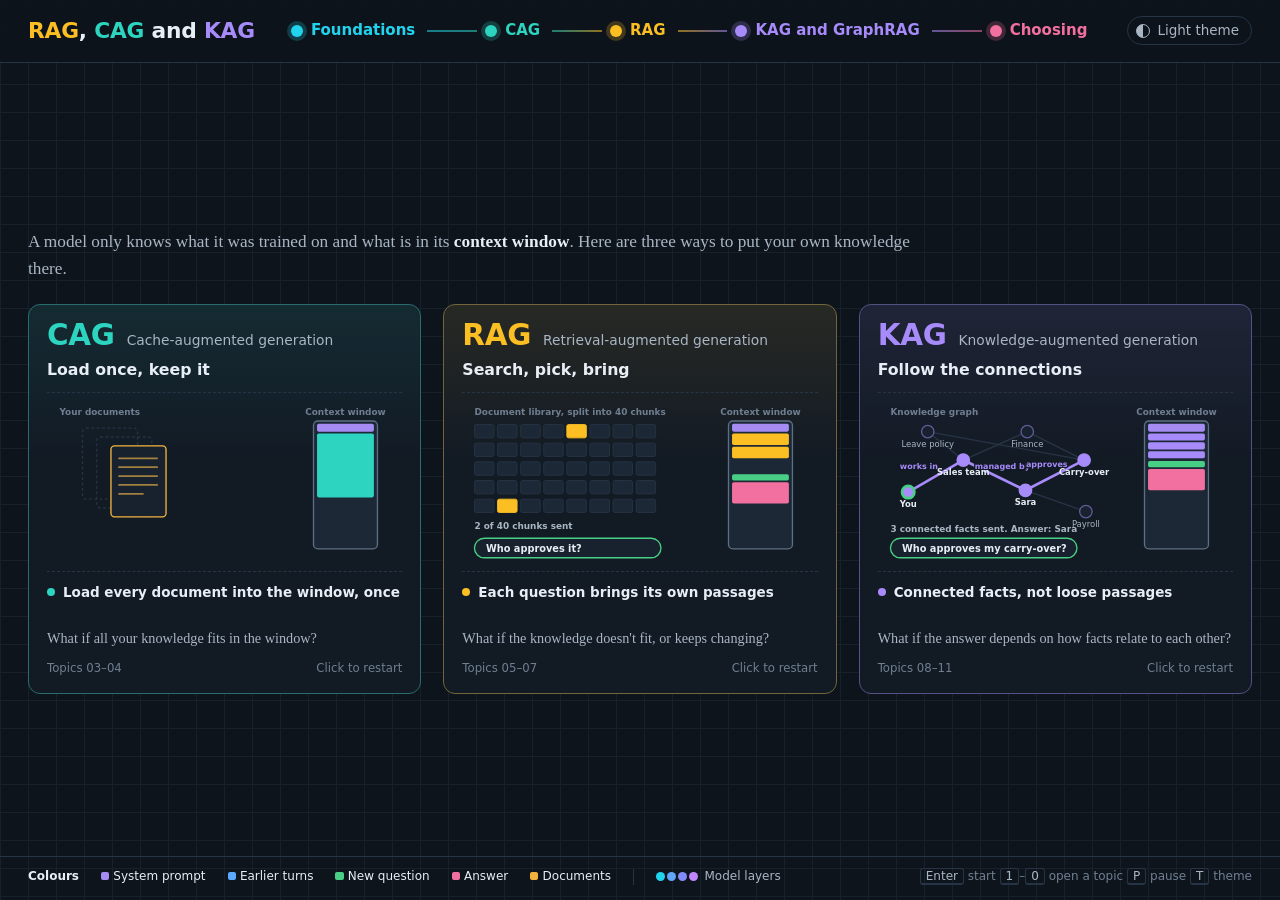
<file: index.html>
<!doctype html>
<html lang="en">
<head>
<meta charset="utf-8">
<meta name="viewport" content="width=device-width, initial-scale=1">
<title>RAG, CAG and KAG</title>
<link rel="stylesheet" href="assets/deck.css?v=8">
<style>
  body {
    height: 100vh;
    display: grid;
    grid-template-rows: auto minmax(0, 1fr) auto;
    overflow: hidden;
  }

  /* =================== top bar: brand, session timeline, theme =================== */
  .bar {
    position: relative;
    z-index: 20;
    display: flex;
    align-items: center;
    gap: 28px;
    padding: 14px 28px;
    border-bottom: 1.5px solid var(--rule);
    background: color-mix(in srgb, var(--paper) 88%, transparent);
    backdrop-filter: blur(6px);
    font-family: var(--font-ui);
  }
  .brand {
    font-weight: 700;
    font-stretch: 88%;
    font-size: 1.45em;
    letter-spacing: -.01em;
    white-space: nowrap;
  }
  .brand .c { color: var(--p-cag); }
  .brand .r { color: var(--p-rag); }
  .brand .k { color: var(--p-kag); }

  /* =================== the three scenes =================== */
  .main {
    min-height: 0;
    display: flex;
    flex-direction: column;
    justify-content: center;
    gap: 22px;
    padding: 18px 28px 14px;
  }
  .lede {
    margin: 0;
    font-size: clamp(17px, 1.35vw, 24px);
    color: var(--ink-2);
    max-width: 52em;
  }
  .lede strong { color: var(--ink); font-weight: 600; }

  .cols {
    display: grid;
    grid-template-columns: repeat(3, minmax(0, 1fr));
    gap: 22px;
    min-height: 0;
  }
  .pcol {
    --c: var(--accent);
    position: relative;
    display: flex;
    flex-direction: column;
    gap: 10px;
    padding: 16px 18px 16px;
    border: 1.5px solid color-mix(in srgb, var(--c) 35%, var(--rule));
    border-radius: 12px;
    background:
      linear-gradient(180deg, color-mix(in srgb, var(--c) 9%, transparent), transparent 40%),
      var(--sheet);
    cursor: pointer;
    transition: opacity .35s, border-color .3s, box-shadow .3s, transform .3s var(--ease);
  }
  .pcol:hover { border-color: color-mix(in srgb, var(--c) 70%, var(--rule)); }
  .pcol.active {
    border-color: var(--c);
    box-shadow: 0 0 0 4px color-mix(in srgb, var(--c) 20%, transparent), 6px 6px 0 color-mix(in srgb, var(--c) 25%, var(--shadow));
    transform: translate(-2px, -2px);
  }
  .cols.paused .pc-status::after { content: "Paused. Press P to resume."; margin-left: 10px; font-weight: 400; color: var(--ink-3); }

  .pc-head { display: flex; align-items: baseline; gap: 12px; font-family: var(--font-ui); }
  .pc-head b { font-size: clamp(26px, 2.3vw, 40px); line-height: 1; color: var(--c); letter-spacing: -.01em; }
  .pc-head span { color: var(--ink-2); font-size: .92em; }
  .pc-tag { font-family: var(--font-ui); font-weight: 700; font-size: 1.05em; margin-top: -4px; }

  .pc-scene { border-top: 1.5px dashed var(--rule); border-bottom: 1.5px dashed var(--rule); padding: 12px 0 6px; }

  .pc-status {
    font-family: var(--font-ui);
    font-weight: 600;
    font-size: .9em;
    min-height: 2.6em;
    display: flex;
    align-items: flex-start;
    gap: 8px;
  }
  .pc-status::before {
    content: "";
    width: 8px; height: 8px;
    border-radius: 50%;
    background: var(--c);
    margin-top: .45em;
    flex: none;
  }
  .cols:not(.paused) .pc-status::before { animation: beat .9s ease-in-out infinite; }
  @keyframes beat { 50% { transform: scale(1.6); opacity: .6; } }
  .pc-q { margin: 0; font-family: var(--font-text); color: var(--ink-2); font-size: .95em; }
  .pc-foot { margin-top: auto; font-family: var(--font-ui); font-size: .78em; color: var(--ink-3); display: flex; justify-content: space-between; gap: 10px; }

  /* =================== bottom strip: colour key and keys =================== */
  .strip {
    display: flex;
    align-items: center;
    gap: 8px 22px;
    flex-wrap: wrap;
    padding: 10px 28px 14px;
    border-top: 1.5px solid var(--rule);
    font-family: var(--font-ui);
    font-size: .8em;
    color: var(--ink-2);
  }
  .strip h2 { font-size: 1em; margin: 0; color: var(--ink); }
  .strip .tk { font-weight: 500; }
  .strip .sep { width: 1.5px; height: 16px; background: var(--rule); }
  .layer-strip { display: inline-flex; gap: 2px; margin-right: 6px; vertical-align: -1px; }
  .layer-strip i { width: 9px; height: 9px; border-radius: 50%; }
  .strip .keys { margin-left: auto; color: var(--ink-3); }
  .strip kbd {
    font-family: var(--font-ui);
    color: var(--ink-2);
    border: 1px solid var(--rule);
    border-bottom-width: 2px;
    border-radius: 3px;
    padding: 0 5px;
  }

  @media (max-width: 1100px) {
    body { height: auto; overflow: auto; }
    .bar { flex-wrap: wrap; position: sticky; top: 0; }
    .cols { grid-template-columns: 1fr; }
  }
</style>
</head>
<body>

<header class="bar">
  <div class="brand"><span class="r">RAG</span>, <span class="c">CAG</span> and <span class="k">KAG</span></div>
  <nav class="timeline-nav" aria-label="Session"><ol class="tn" id="tn"></ol></nav>
  <button type="button" class="theme-btn" id="theme-btn"></button>
</header>

<main class="main">
  <p class="lede">A model only knows what it was trained on and what is in its <strong>context window</strong>. Here are three ways to put your own knowledge there.</p>
  <div class="cols" id="cols"></div>
</main>

<footer class="strip" aria-label="Colour key">
  <h2>Colours</h2>
  <span class="tk system">System prompt</span>
  <span class="tk history">Earlier turns</span>
  <span class="tk question">New question</span>
  <span class="tk response">Answer</span>
  <span class="tk docs">Documents</span>
  <span class="sep"></span>
  <span><span class="layer-strip"><i style="background:var(--l1)"></i><i style="background:var(--l2)"></i><i style="background:var(--l3)"></i><i style="background:var(--l4)"></i></span>Model layers</span>
  <span class="keys"><kbd>Enter</kbd> start <kbd>1</kbd>–<kbd>0</kbd> open a topic <kbd>P</kbd> pause <kbd>T</kbd> theme</span>
</footer>

<script src="assets/session.js?v=7"></script>
<script src="assets/patterns.js?v=2"></script>
<script>
  // ---------- the session (shared with every topic page) ----------
  const ACTS = SessionNav.ACTS;
  const range = SessionNav.range;
  const byNumber = SessionNav.ready();
  const FINAL_STATUS = {
    cag: "Loaded once, reused for every question",
    rag: "Each question brings its own passages",
    kag: "Connected facts, not loose passages",
  };

  // pointing at a pattern in the top bar highlights its column
  SessionNav.render(document.getElementById("tn"), {
    onEnter: (p) => setActive(p),
    onLeave: () => setActive(null),
    onOpen: (p) => setActive(p),
  });

  // ---------- the three columns ----------
  const cols = document.getElementById("cols");
  const scenes = {}, statusEl = {}, colEl = {};
  ACTS.filter((a) => a.p).forEach((act) => {
    const col = document.createElement("section");
    col.className = "pcol";
    col.style.setProperty("--c", act.c);
    col.setAttribute("aria-label", `${act.name}: ${act.tag}`);
    col.innerHTML = `
      <div class="pc-head"><b>${act.p.toUpperCase()}</b><span>${act.full}</span></div>
      <div class="pc-tag">${act.tag}</div>
      <div class="pc-scene"></div>
      <div class="pc-status" aria-live="polite"></div>
      <p class="pc-q">${act.q}</p>
      <div class="pc-foot"><span>Topics ${range(act)}</span><span>Click to restart</span></div>`;
    const sc = PatternScenes.create(act.p);
    col.querySelector(".pc-scene").appendChild(sc.svg);
    cols.appendChild(col);
    scenes[act.p] = sc;
    statusEl[act.p] = col.querySelector(".pc-status");
    colEl[act.p] = col;
    col.addEventListener("click", () => restart(act.p));
  });
  const ORDER = ["cag", "rag", "kag"];

  // highlight one column (pointing at its part of the session in the top bar)
  function setActive(kind) {
    ORDER.forEach((k) => colEl[k].classList.toggle("active", k === kind));
  }
  function rest(kind) {
    scenes[kind].stop();
    scenes[kind].final();
    statusEl[kind].textContent = FINAL_STATUS[kind];
  }

  // ---------- all three scenes loop continuously ----------
  const LOOP_GAP = 1800;   // pause on the last frame before starting again
  const loopTimer = {};
  let paused = false;

  function loop(kind) {
    if (paused) return;
    scenes[kind].play({
      onStatus: (t) => (statusEl[kind].textContent = t),
      onDone: () => {
        clearTimeout(loopTimer[kind]);
        loopTimer[kind] = setTimeout(() => loop(kind), LOOP_GAP);
      },
    });
  }
  function restart(kind) {
    if (paused) return;
    clearTimeout(loopTimer[kind]);
    scenes[kind].stop();
    loop(kind);
  }
  // staggered starts, so the three scenes don't move in step
  function startAll() {
    paused = false;
    cols.classList.remove("paused");
    ORDER.forEach((k, i) => {
      clearTimeout(loopTimer[k]);
      scenes[k].stop();
      loopTimer[k] = setTimeout(() => loop(k), 300 + i * 1100);
    });
  }
  function pauseAll() {
    paused = true;
    cols.classList.add("paused");
    ORDER.forEach((k) => { clearTimeout(loopTimer[k]); rest(k); });
  }
  const togglePause = () => (paused ? startAll() : pauseAll());

  ORDER.forEach(rest);
  startAll();

  // ---------- theme: dark is the default ----------
  const root = document.documentElement;
  const themeBtn = document.getElementById("theme-btn");
  function syncTheme() {
    const light = root.dataset.theme === "light";
    themeBtn.innerHTML = `<i></i>${light ? "Dark theme" : "Light theme"}`;
  }
  function toggleTheme() {
    root.dataset.theme = root.dataset.theme === "light" ? "dark" : "light";
    try { localStorage.setItem("deck-theme", root.dataset.theme); } catch (e) {}
    syncTheme();
  }
  try {
    const t = localStorage.getItem("deck-theme");
    if (t) root.dataset.theme = t;
  } catch (e) {}
  syncTheme();
  themeBtn.addEventListener("click", toggleTheme);

  // ---------- keyboard ----------
  // keys sort as strings: "10" is an integer-like key and would otherwise come first
  const firstReady = byNumber[Object.keys(byNumber).sort()[0]];
  document.addEventListener("keydown", (e) => {
    if (e.ctrlKey || e.metaKey || e.altKey) return;
    if (e.target instanceof Element && e.target.closest("button, a")) return;
    if ((e.key === "Enter" || e.key === "ArrowRight" || e.key === "PageDown") && firstReady) location.href = firstReady;
    else if (e.key === "t" || e.key === "T") toggleTheme();
    else if (e.key === "p" || e.key === "P") togglePause();
    else if (/^[0-9]$/.test(e.key)) {
      const n = e.key === "0" ? "10" : "0" + e.key;
      if (byNumber[n]) location.href = byNumber[n];
    }
  });
</script>
</body>
</html>
</file>
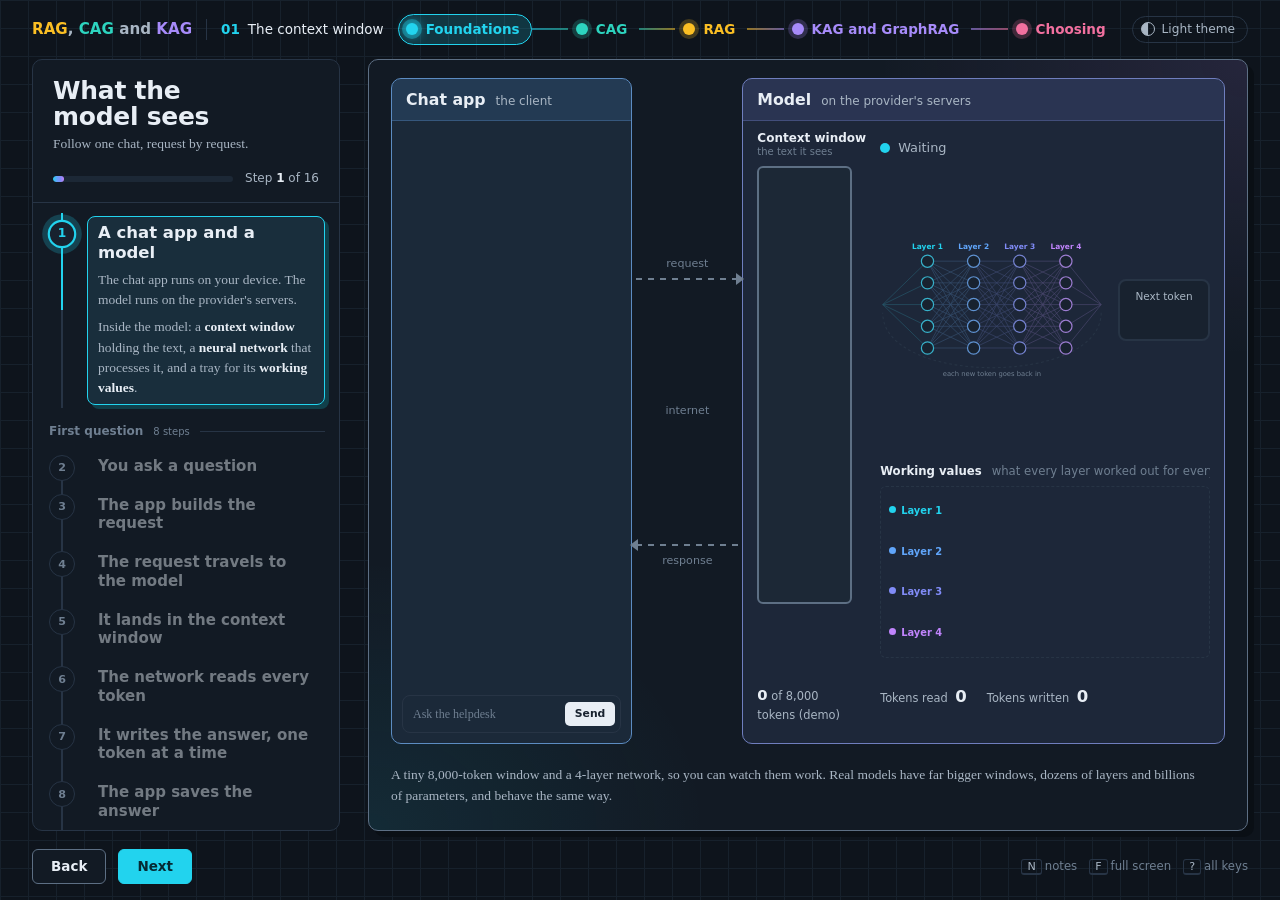
<file: 01-context-window.html>
<!doctype html>
<html lang="en">
<head>
<meta charset="utf-8">
<meta name="viewport" content="width=device-width, initial-scale=1">
<title>The Context Window</title>
<link rel="stylesheet" href="assets/deck.css?v=8">
<style>
  /* =================== scene: client, network, server =================== */
  .scene {
    position: absolute;
    inset: 0;
    padding: 18px 22px 14px;
    display: grid;
    grid-template-columns: minmax(0, .8fr) minmax(110px, .34fr) minmax(0, 1.6fr);
    grid-template-rows: minmax(0, 1fr) auto;
    row-gap: 12px;
  }

  .box {
    min-height: 0;
    display: flex;
    flex-direction: column;
    background: var(--card);
    border: 1.5px solid var(--frame);
    border-radius: 10px;
    overflow: hidden;
  }
  .box-head {
    display: flex;
    align-items: baseline;
    gap: 10px;
    padding: 9px 14px 8px;
    border-bottom: 1.5px solid var(--rule);
    font-family: var(--font-ui);
  }
  .box-head b { font-size: 1.05em; }
  .box-head span { color: var(--ink-2); font-size: .8em; }
  .box.client { --tint: var(--c-history); }
  .box.server { --tint: var(--l3); }
  .box.client, .box.server {
    background: color-mix(in srgb, var(--tint) 5%, var(--card));
    border-color: color-mix(in srgb, var(--tint) 50%, var(--frame));
  }
  .box.client .box-head, .box.server .box-head {
    background: color-mix(in srgb, var(--tint) 13%, transparent);
    border-bottom-color: color-mix(in srgb, var(--tint) 30%, var(--rule));
  }

  /* ---------- client: the chat app ---------- */
  .sys-chip {
    margin: 10px 10px 0;
    padding: 5px 9px;
    border: 1.5px dashed var(--c-system);
    border-radius: 6px;
    font-family: var(--font-ui);
    font-size: .76em;
    color: var(--ink-2);
    display: flex;
    align-items: center;
    gap: 7px;
  }
  .sys-chip b { color: var(--ink); font-weight: 600; white-space: nowrap; }
  .sys-chip .sq { width: 10px; height: 10px; border-radius: 2px; background: var(--c-system); flex: none; }
  .sys-chip.pulse { animation: pulse 1.2s var(--ease) 2; }
  @keyframes pulse { 50% { background: color-mix(in srgb, var(--c-system) 20%, transparent); } }

  .conv-label {
    margin: 9px 10px 0;
    font-family: var(--font-ui);
    font-size: .74em;
    color: var(--ink-2);
    display: flex;
    gap: 7px;
    align-items: center;
  }
  .conv-label::before { content: ""; width: 10px; height: 10px; border-radius: 2px; background: var(--c-history); flex: none; }

  .chat {
    flex: 1;
    min-height: 0;
    overflow: hidden;
    display: flex;
    flex-direction: column;
    justify-content: flex-end;
    gap: 7px;
    margin: 6px 7px 7px;
    padding: 7px 5px;
    border-radius: 8px;
    border: 1.5px solid transparent;
    transition: border-color .4s, background .4s;
  }
  .chat.stored { border-color: var(--c-history); background: color-mix(in srgb, var(--c-history) 7%, transparent); }
  .chat.flash { animation: flash 1.1s var(--ease) 2; }
  @keyframes flash { 50% { background: color-mix(in srgb, var(--c-history) 22%, transparent); } }

  .msg {
    max-width: 90%;
    padding: 6px 10px;
    border-radius: 10px;
    font-size: .8em;
    line-height: 1.4;
    flex: none;
  }
  .msg.user { align-self: flex-end; background: var(--ink); color: var(--card); border-bottom-right-radius: 3px; }
  .msg.bot { align-self: flex-start; background: var(--sheet); border: 1.5px solid var(--rule); border-bottom-left-radius: 3px; }
  .msg.err { border-color: var(--c-danger); color: var(--c-danger); }
  .msg.more {
    align-self: stretch;
    max-width: none;
    text-align: center;
    font-family: var(--font-ui);
    font-size: .74em;
    color: var(--ink-2);
    padding: 4px 0;
    border-top: 1.5px dashed var(--rule);
    border-bottom: 1.5px dashed var(--rule);
    border-radius: 0;
  }
  .msg.file { display: flex; align-items: center; gap: 9px; font-family: var(--font-ui); }
  .msg.file small { display: block; opacity: .75; font-size: .85em; }
  .file-ic {
    width: 18px; height: 23px; flex: none;
    border: 1.5px solid currentColor;
    border-radius: 2px;
    background: linear-gradient(currentColor, currentColor) 3px 6px / 9px 1.5px no-repeat,
                linear-gradient(currentColor, currentColor) 3px 10px / 9px 1.5px no-repeat,
                linear-gradient(currentColor, currentColor) 3px 14px / 6px 1.5px no-repeat;
  }
  .msg[hidden] { display: none; }
  .msg.enter { animation: msgIn .4s var(--ease) both; }
  @keyframes msgIn {
    from { opacity: 0; transform: translateY(10px) scale(.97); }
    to { opacity: 1; transform: none; }
  }

  .input {
    margin: 0 10px 10px;
    display: flex;
    gap: 8px;
    align-items: center;
    border: 1.5px solid var(--rule);
    border-radius: 8px;
    padding: 5px 5px 5px 10px;
    min-height: 38px;
    font-size: .8em;
  }
  .input .txt { flex: 1; min-width: 0; color: var(--ink); white-space: nowrap; overflow: hidden; text-overflow: ellipsis; }
  .input .txt:empty:not(.typing)::before { content: "Ask the helpdesk"; color: var(--ink-3); }
  .input .txt.typing::after {
    content: "";
    display: inline-block;
    width: 2px; height: 1.05em;
    background: var(--ink);
    margin-left: 1px;
    vertical-align: -2px;
    animation: blink .8s steps(1) infinite;
  }
  @keyframes blink { 50% { opacity: 0; } }
  .input .send {
    font-family: var(--font-ui);
    font-weight: 600;
    font-size: .9em;
    background: var(--ink);
    color: var(--card);
    border-radius: 5px;
    padding: 4px 10px;
    transition: transform .15s;
  }
  .input .send.press { transform: scale(.88); }

  /* ---------- network between client and server ---------- */
  .wire { position: relative; }
  .lane {
    position: absolute;
    left: 4px; right: 4px;
    height: 2px;
    background: repeating-linear-gradient(90deg, var(--ink-3) 0 6px, transparent 6px 12px);
  }
  .lane.req { top: 30%; }
  .lane.res { top: 70%; }
  .lane.req::after, .lane.res::after { content: ""; position: absolute; top: -5px; border: 6px solid transparent; }
  .lane.req::after { right: -6px; border-left: 8px solid var(--ink-3); border-right: 0; }
  .lane.res::after { left: -6px; border-right: 8px solid var(--ink-3); border-left: 0; }
  .lane span {
    position: absolute;
    left: 50%;
    transform: translateX(-50%);
    font-family: var(--font-ui);
    font-size: .74em;
    color: var(--ink-3);
    white-space: nowrap;
  }
  .lane.req span { bottom: 8px; }
  .lane.res span { top: 8px; }
  .wire-cap {
    position: absolute;
    left: 0; right: 0; top: 50%;
    transform: translateY(-50%);
    text-align: center;
    font-family: var(--font-ui);
    font-size: .74em;
    color: var(--ink-3);
  }

  .packet {
    position: absolute;
    top: 30%;
    width: 184px;
    transform: translateY(-50%) scale(.9);
    opacity: 0;
    background: var(--card);
    border: 1.5px solid var(--frame);
    border-radius: 8px;
    box-shadow: 4px 4px 0 var(--shadow);
    padding: 7px 10px 6px;
    font-family: var(--font-ui);
    font-size: .74em;
    z-index: 5;
    left: -70px;
    transition: left 1.15s cubic-bezier(.55, .05, .3, 1), opacity .35s, transform .35s var(--ease);
  }
  .packet.on { opacity: 1; transform: translateY(-50%) scale(1); }
  .packet.at-server { left: calc(100% - 110px); }
  .packet.instant { transition: none; }
  .packet .ph { font-weight: 700; margin-bottom: 4px; display: flex; justify-content: space-between; }
  .packet .ph span { color: var(--ink-2); font-weight: 400; }
  .packet .row { display: grid; grid-template-columns: 10px 1fr auto; gap: 7px; align-items: center; padding: 1px 0; }
  .packet .row i { width: 10px; height: 10px; border-radius: 2px; }
  .packet .row b { font-weight: 400; color: var(--ink-2); font-variant-numeric: tabular-nums; }
  .packet .tot {
    margin-top: 4px;
    padding-top: 4px;
    border-top: 1.5px solid var(--rule);
    display: flex;
    justify-content: space-between;
    font-weight: 700;
    font-variant-numeric: tabular-nums;
  }

  .err-packet {
    position: absolute;
    top: 70%;
    left: calc(100% - 110px);
    width: 170px;
    transform: translateY(-50%);
    opacity: 0;
    background: var(--card);
    border: 2px solid var(--c-danger);
    color: var(--c-danger);
    border-radius: 8px;
    padding: 6px 9px;
    font-family: var(--font-ui);
    font-size: .74em;
    font-weight: 600;
    z-index: 5;
    transition: left 1s cubic-bezier(.55, .05, .3, 1), opacity .3s;
  }
  .err-packet.on { opacity: 1; }
  .err-packet.at-client { left: -60px; }
  .err-packet.instant { transition: none; }

  .stream { position: absolute; top: 70%; left: 4px; right: 4px; height: 0; opacity: 0; transition: opacity .3s; }
  .stream.on { opacity: 1; }
  .stream i {
    position: absolute;
    top: -6px;
    width: 12px; height: 12px;
    border-radius: 2px;
    background: var(--c-response);
    animation: flow 1s linear infinite;
  }
  .stream i:nth-child(2) { animation-delay: .25s; }
  .stream i:nth-child(3) { animation-delay: .5s; }
  .stream i:nth-child(4) { animation-delay: .75s; }
  .solo {
    position: absolute;
    top: calc(70% - 6px);
    left: calc(100% - 12px);
    width: 12px; height: 12px;
    border-radius: 2px;
    background: var(--c-response);
    opacity: 0;
    z-index: 4;
  }
  .solo.go { animation: flow 1s linear 1 both; }
  @keyframes flow {
    from { left: calc(100% - 12px); opacity: 0; }
    15% { opacity: 1; }
    85% { opacity: 1; }
    to { left: 0; opacity: 0; }
  }

  /* =================== server: the model =================== */
  .srv {
    flex: 1;
    min-height: 0;
    display: grid;
    grid-template-columns: auto minmax(0, 1fr) minmax(92px, auto);
    grid-template-rows: auto minmax(0, 1.15fr) minmax(0, .85fr) auto;
    grid-template-areas:
      "wl   status status"
      "win  net    out"
      "win  tray   tray"
      "wu   meta   meta";
    column-gap: 14px;
    row-gap: 8px;
    padding: 10px 14px 10px;
    font-family: var(--font-ui);
  }
  .area-label { font-weight: 600; font-size: .8em; line-height: 1.2; }
  .area-label small { display: block; font-weight: 400; color: var(--ink-3); }

  /* context window column */
  .wl { grid-area: wl; align-self: end; }
  /* the column keeps 14% of its height free below the window, so an overflow always has room */
  .col {
    grid-area: win;
    position: relative;
    width: clamp(92px, 7.4vw, 140px);
  }
  .cw-box {
    position: absolute;
    left: 0; right: 0; top: 0;
    height: 86%;
    border: 2px solid var(--frame);
    border-radius: 6px;
    background: var(--cell-empty);
    transition: border-color .3s;
  }
  .col.over .cw-box { border-color: var(--c-danger); }
  .wu { grid-area: wu; font-size: .76em; color: var(--ink-2); }
  .wu b { color: var(--ink); font-size: 1.3em; font-variant-numeric: tabular-nums; }
  .wu.over b { color: var(--c-danger); }

  .seg {
    position: absolute;
    left: 3px; right: 3px;
    min-height: 5px;
    border-radius: 3px;
    color: var(--on-color);
    font-size: .66em;
    font-weight: 600;
    line-height: 1.2;
    padding: 3px 5px;
    overflow: hidden;
    white-space: nowrap;
    text-overflow: ellipsis;
    transition:
      height .6s var(--ease) var(--d, 0s),
      opacity .4s var(--ease) var(--d, 0s),
      transform .4s var(--ease) var(--d, 0s);
  }
  .seg.slow { transition: height var(--grow, 1.8s) linear; }
  .seg.leave { opacity: 0; transform: translateX(26px); }
  .seg.system { background: var(--c-system); }
  .seg.history { background: var(--c-history); }
  .seg.docs { background: var(--c-docs); }
  .seg.question { background: var(--c-question); }
  .seg.response { background: var(--c-response); }
  .seg.room {
    background: repeating-linear-gradient(135deg,
      color-mix(in srgb, var(--c-response) 30%, transparent) 0 3px, transparent 3px 6px);
    border: 1.5px dashed var(--c-response);
    color: var(--c-response);
  }
  .seg { z-index: 1; }
  .over-zone {
    position: absolute;
    left: 0; right: 0;
    top: 86%;
    height: 0;
    border: 2px dashed var(--c-danger);
    border-top: 0;
    border-radius: 0 0 6px 6px;
    background: repeating-linear-gradient(135deg,
      color-mix(in srgb, var(--c-danger) 30%, transparent) 0 4px, transparent 4px 8px);
    opacity: 0;
    z-index: 0;
    transition: opacity .4s, height .6s var(--ease);
  }
  .col.over .over-zone { opacity: 1; }

  /* status line */
  .status { grid-area: status; display: flex; align-items: center; gap: 8px; font-weight: 600; font-size: .86em; align-self: end; }
  .status i { width: 10px; height: 10px; border-radius: 50%; background: var(--ink-3); flex: none; }
  .status.reading i { background: var(--ink); animation: beat .7s ease-in-out infinite; }
  .status.writing i { background: var(--c-response); animation: beat .5s ease-in-out infinite; }
  .status.error { color: var(--c-danger); }
  .status.error i { background: var(--c-danger); }
  .status.idle { color: var(--ink-2); font-weight: 400; }
  .status.idle i { background: var(--accent); }
  @keyframes beat { 50% { transform: scale(1.5); opacity: .6; } }

  /* the neural network */
  .net { grid-area: net; position: relative; min-height: 0; }
  .net svg { position: absolute; inset: 0; width: 100%; height: 100%; overflow: visible; }
  /* each layer has its own colour; the reading wave takes it, the writing pass is pink */
  .net .n0, .net .e0, .net .lt0 { --lc: var(--l1); }
  .net .n1, .net .e1, .net .lt1 { --lc: var(--l2); }
  .net .n2, .net .e2, .net .lt2 { --lc: var(--l3); }
  .net .n3, .net .e3, .net .lt3, .net .e4 { --lc: var(--l4); }
  .net .n, .net .e { --wave: var(--lc); }
  .net.writing .n, .net.writing .e { --wave: var(--c-response); }
  .net .e { stroke: color-mix(in srgb, var(--lc) 22%, var(--rule)); stroke-width: 1; transition: stroke .2s, stroke-width .2s; }
  .net .e.hot { stroke: var(--wave); stroke-width: 1.7; }
  .net .n { fill: var(--card); stroke: color-mix(in srgb, var(--lc) 65%, var(--frame)); stroke-width: 1.8; transition: fill .2s, stroke .2s; }
  .net .n.hot { fill: var(--wave); stroke: var(--wave); filter: drop-shadow(0 0 4px color-mix(in srgb, var(--wave) 70%, transparent)); }
  .net .lt { font-family: var(--font-ui); font-size: 11px; font-weight: 700; fill: var(--lc); text-anchor: middle; }
  .net .loop { fill: none; stroke: var(--rule); stroke-width: 1.5; stroke-dasharray: 4 4; transition: stroke .2s; }
  .net .loop.hot { stroke: var(--c-response); animation: dash .5s linear infinite; }
  .net .loop-lab { font-family: var(--font-ui); font-size: 10px; fill: var(--ink-3); text-anchor: middle; }
  @keyframes dash { to { stroke-dashoffset: -16; } }
  .net .ft { opacity: 0; }
  .net.feeding .ft { animation: feed .8s linear infinite; }
  @keyframes feed {
    from { transform: translateX(-6px); opacity: 0; }
    25% { opacity: 1; }
    to { transform: translateX(46px); opacity: 0; }
  }
  .net.busy .n { animation: busy .24s ease-in-out infinite alternate; }
  .net.busy .n:nth-of-type(3n) { animation-delay: .08s; }
  .net.busy .n:nth-of-type(3n+1) { animation-delay: .16s; }
  @keyframes busy { to { fill: var(--c-response); stroke: var(--c-response); } }
  .net-note { position: absolute; left: 0; right: 0; bottom: -2px; text-align: center; font-size: .66em; color: var(--ink-3); }

  /* output */
  .out { grid-area: out; align-self: center; text-align: center; }
  .outbox {
    border: 2px solid var(--rule);
    border-radius: 8px;
    padding: 7px 8px 8px;
    background: var(--card);
    transition: border-color .3s;
  }
  .outbox.live { border-color: var(--c-response); }
  .outbox small { display: block; font-size: .7em; color: var(--ink-2); }
  .outbox b {
    display: block;
    min-height: 1.25em;
    font-size: 1.45em;
    line-height: 1.25;
    color: var(--c-response);
    white-space: pre;
  }
  .outbox b.pop { animation: pop .3s var(--ease); }
  @keyframes pop { from { transform: scale(.6); opacity: 0; } to { transform: none; opacity: 1; } }

  /* working values tray */
  .tray { grid-area: tray; min-height: 0; display: flex; flex-direction: column; gap: 5px; }
  .tray-head { display: flex; align-items: baseline; gap: 10px; font-size: .78em; white-space: nowrap; overflow: hidden; }
  .tray-head b { font-weight: 600; }
  .tray-head span { color: var(--ink-3); }
  .tray-head .same-note { color: var(--ink); display: none; align-items: center; gap: 6px; font-weight: 600; animation: capIn .4s var(--ease) both; }
  .tray.same .tray-head .sub { display: none; }
  .tray-head .same-note::before { content: ""; width: 16px; height: 10px; border: 2px dashed var(--ink); border-radius: 3px; }
  .tray.same .same-note { display: inline-flex; }
  .tray-rows {
    position: relative;
    flex: 1;
    min-height: 0;
    display: grid;
    grid-template-columns: 50px minmax(0, 1fr);
    grid-template-rows: repeat(4, minmax(0, 1fr));
    row-gap: 4px;
    column-gap: 8px;
    border: 1.5px dashed var(--rule);
    border-radius: 6px;
    padding: 6px 8px;
  }
  .tlab { font-size: .66em; font-weight: 700; color: var(--lc); align-self: center; text-align: right; white-space: nowrap; }
  .tlab::before {
    content: "";
    display: inline-block;
    width: 7px; height: 7px;
    border-radius: 50%;
    background: var(--lc);
    margin-right: 5px;
    vertical-align: 1px;
  }
  .tsegs { display: flex; gap: 2px; min-height: 0; border-radius: 3px; transition: box-shadow .2s; }
  .tsegs.read { box-shadow: 0 0 0 2px var(--c-response); }
  .tseg {
    --k: var(--ink-3);
    height: 100%;
    flex: none;
    border-radius: 2px;
    background-color: var(--k);
    background-image: repeating-linear-gradient(90deg, transparent 0 3px, color-mix(in srgb, var(--card) 45%, transparent) 3px 4px);
    transform: scaleX(0);
    transform-origin: left;
    transition: transform .45s var(--ease) var(--d, 0s), width var(--wdur, .5s) linear, opacity .4s;
  }
  .tseg.on { transform: scaleX(1); }
  .tseg.leave { opacity: 0; }
  .tray.instant .tseg { transition: none; }
  .tseg.system { --k: var(--c-system); }
  .tseg.history { --k: var(--c-history); }
  .tseg.question { --k: var(--c-question); }
  .tseg.response { --k: var(--c-response); }
  .same-wrap { grid-area: 1 / 2 / span 4 / 3; position: relative; pointer-events: none; }
  .same-box {
    position: absolute;
    left: -4px; top: -4px; bottom: -4px;
    border: 2px dashed var(--ink);
    border-radius: 5px;
    opacity: 0;
    transition: opacity .5s;
  }
  .tray.same .same-box { opacity: 1; }
  .tray-legend { display: flex; flex-wrap: wrap; gap: 4px 14px; font-size: .72em; color: var(--ink-2); min-height: 1.2em; }
  .tray-legend span { display: inline-flex; align-items: center; gap: 6px; }
  .tray-legend i { width: 9px; height: 9px; border-radius: 2px; }
  .tray-legend b { color: var(--ink); font-weight: 600; font-variant-numeric: tabular-nums; }

  /* counters */
  .meta { grid-area: meta; display: flex; align-items: baseline; gap: 6px 20px; flex-wrap: wrap; font-size: .76em; color: var(--ink-2); }
  .meta b { color: var(--ink); font-size: 1.45em; font-variant-numeric: tabular-nums; margin-left: 4px; }
  .meta .memo { margin-left: auto; }
  .meta .memo strong { color: var(--ink); }
  .memo.flash strong { animation: memoFlash 1.2s var(--ease) 2; }
  @keyframes memoFlash { 50% { color: var(--c-danger); } }

  /* ---------- callout row under the scene ---------- */
  .callout { grid-column: 1 / -1; position: relative; min-height: 60px; }
  .callout > div { position: absolute; inset: 0; display: flex; align-items: center; gap: 18px; }
  .callout .big {
    font-family: var(--font-ui);
    font-weight: 700;
    font-size: clamp(19px, 1.6vw, 29px);
    line-height: 1.15;
  }
  .callout .small { color: var(--ink-2); font-size: .9em; max-width: 60em; }
  .chips { display: flex; flex-wrap: wrap; gap: 4px; }
  .chip {
    font-family: var(--font-ui);
    font-size: .9em;
    padding: 2px 8px 3px;
    border-radius: 4px;
    border: 1.5px solid var(--c-question);
    background: color-mix(in srgb, var(--c-question) 14%, var(--card));
    white-space: pre;
  }
  .chip:nth-child(even) { background: var(--card); }
  .callout .eq { font-family: var(--font-ui); color: var(--ink-2); }
  .callout .eq b { color: var(--ink); }

  /* =================== chart layer (last step) =================== */
  .chart {
    display: grid;
    grid-template-rows: auto minmax(0, 1fr) auto auto;
    gap: 12px;
    font-family: var(--font-ui);
  }
  .chart-head { display: flex; align-items: baseline; justify-content: space-between; gap: 12px 24px; flex-wrap: wrap; }
  .chart-head h2 { margin: 0; font-size: 1.25em; }
  .chart-key { display: flex; gap: 18px; font-size: .82em; color: var(--ink-2); flex-wrap: wrap; }
  .chart-key span { display: inline-flex; align-items: center; gap: 7px; }
  .chart-key i { width: 14px; height: 14px; border-radius: 2px; }
  .hatch {
    background: repeating-linear-gradient(135deg, var(--ink-3) 0 3px, color-mix(in srgb, var(--ink-3) 35%, transparent) 3px 6px);
  }
  .plot { position: relative; min-height: 0; margin-left: 44px; border-left: 1.5px solid var(--frame); border-bottom: 1.5px solid var(--frame); }
  .gridline { position: absolute; left: 0; right: 0; border-top: 1px dashed var(--rule); }
  .gridline span { position: absolute; right: calc(100% + 8px); top: -.65em; font-size: .72em; color: var(--ink-3); font-variant-numeric: tabular-nums; }
  .bars { position: absolute; inset: 0 6px 0 6px; display: flex; align-items: flex-end; gap: 5px; }
  .bar {
    flex: 1;
    height: 100%;
    display: flex;
    flex-direction: column;
    justify-content: flex-end;
    transform: scaleY(0);
    transform-origin: bottom;
    transition: transform .55s var(--ease) calc(var(--i) * 45ms + .15s);
  }
  .chart.is-on .bar { transform: scaleY(1); }
  .bar .new { background: var(--c-question); border-radius: 2px 2px 0 0; }
  .xaxis { margin-left: 50px; margin-right: 6px; display: flex; gap: 5px; font-size: .72em; color: var(--ink-3); }
  .xaxis span { flex: 1; text-align: center; font-variant-numeric: tabular-nums; }
  .totals { display: flex; gap: 16px 40px; align-items: flex-end; flex-wrap: wrap; border-top: 1.5px solid var(--rule); padding-top: 12px; }
  .totals .t b { display: block; font-size: clamp(26px, 2.4vw, 42px); line-height: 1; font-variant-numeric: tabular-nums; }
  .totals .t span { font-size: .82em; color: var(--ink-2); }
  .totals .t.alt b { color: var(--ink-2); }
  .totals .foot { margin-left: auto; font-size: .76em; color: var(--ink-3); max-width: 22em; font-family: var(--font-text); }
</style>
</head>
<body data-prev="index.html" data-next="02-prompt-caching.html" data-topic="01">
<div class="deck">
  <header class="topbar">
    <span class="sec">01</span>
    <span class="name">The context window</span>
    <span class="spacer"></span>
    <a href="index.html">Agenda</a>
  </header>

  <main class="layout tl">
    <aside class="tl-col">
      <div class="tl-head">
        <h1>What the model sees</h1>
        <p class="sub">Follow one chat, request by request.</p>
      </div>
      <ol id="timeline" class="timeline"></ol>
    </aside>

    <section class="stage" aria-label="Animation">

      <div class="scene" data-show="0-14">

        <!-- client -->
        <div class="box client">
          <div class="box-head"><b>Chat app</b><span>the client</span></div>
          <div class="sys-chip" id="sys-chip" data-show="2+"><span class="sq"></span><b>System prompt</b> added by the app</div>
          <div class="conv-label" data-show="7+">History, stored by the app</div>
          <div class="chat" id="chat">
            <div class="msg user" data-from="1" data-id="q1">How many days of annual leave do I get?</div>
            <div class="msg bot" data-from="6" data-early="5" data-first="Full" data-id="a1">Full-time staff get 25 days of paid leave a year, plus public holidays.</div>
            <div class="msg user" data-from="9" data-id="q2">Can I carry unused days into next year?</div>
            <div class="msg bot" data-from="12" data-early="11" data-first="Yes" data-id="a2">Yes, up to 5 days. Carried-over days must be used by the end of March.</div>
            <div class="msg more" data-from="13">17 more questions and answers</div>
            <div class="msg user" data-from="13">Does that also apply to part-time staff?</div>
            <div class="msg bot" data-from="13" data-first="Yes" data-id="a20">Yes, calculated in proportion to your contracted hours.</div>
            <div class="msg user file" data-from="14"><span class="file-ic"></span><span>risk-report.pdf<small>about 4,000 tokens</small></span></div>
            <div class="msg user" data-from="14">What are the main risks in this report?</div>
            <div class="msg bot err" data-from="14" data-late="1">This conversation is too long to send. Start a new chat or remove the attachment.</div>
          </div>
          <div class="input"><span class="txt" id="typed"></span><span class="send" id="send">Send</span></div>
        </div>

        <!-- internet -->
        <div class="wire">
          <div class="lane req"><span>request</span></div>
          <div class="wire-cap">internet</div>
          <div class="lane res"><span>response</span></div>
          <div class="packet" id="packet"></div>
          <div class="stream" id="stream"><i></i><i></i><i></i><i></i></div>
          <i class="solo" id="solo"></i>
          <div class="err-packet" id="err-packet">Error: request is longer than the context window</div>
        </div>

        <!-- server -->
        <div class="box server">
          <div class="box-head"><b>Model</b><span>on the provider's servers</span></div>
          <div class="srv">
            <div class="area-label wl">Context window<small>the text it sees</small></div>
            <div class="col" id="cw"><div class="cw-box"></div><div class="over-zone" id="over-zone"></div></div>
            <div class="wu" id="wu"><b id="used" class="num">0</b> of 8,000<br>tokens (demo)</div>

            <div class="status idle" id="status"><i></i><span>Waiting</span></div>

            <div class="net" id="net">
              <svg id="net-svg" viewBox="0 0 330 205" preserveAspectRatio="xMidYMid meet" aria-label="Neural network with four layers"></svg>
            </div>

            <div class="out">
              <div class="outbox" id="outbox"><small>Next token</small><b id="out-tok"></b></div>
            </div>

            <div class="tray" id="tray">
              <div class="tray-head"><b>Working values</b><span class="sub">what every layer worked out for every token</span><span class="same-note">Same as last time, computed again</span></div>
              <div class="tray-rows" id="tray-rows">
                <div class="tlab" style="grid-area:1/1;--lc:var(--l1)">Layer 1</div><div class="tsegs" style="grid-area:1/2"></div>
                <div class="tlab" style="grid-area:2/1;--lc:var(--l2)">Layer 2</div><div class="tsegs" style="grid-area:2/2"></div>
                <div class="tlab" style="grid-area:3/1;--lc:var(--l3)">Layer 3</div><div class="tsegs" style="grid-area:3/2"></div>
                <div class="tlab" style="grid-area:4/1;--lc:var(--l4)">Layer 4</div><div class="tsegs" style="grid-area:4/2"></div>
                <div class="same-wrap"><div class="same-box" id="same-box"></div></div>
              </div>
              <div class="tray-legend" id="tray-legend"></div>
            </div>

            <div class="meta">
              <span>Tokens read <b id="c-read" class="num">0</b></span>
              <span>Tokens written <b id="c-written" class="num">0</b></span>
              <span class="memo" id="memo" data-show="8+">Kept after answering: <strong>nothing</strong></span>
            </div>
          </div>
        </div>

        <!-- callouts -->
        <div class="callout">
          <div data-show="0">
            <span class="small">A tiny 8,000-token window and a 4-layer network, so you can watch them work. Real models have far bigger windows, dozens of layers and billions of parameters, and behave the same way.</span>
          </div>
          <div data-show="2">
            <div class="chips" aria-label="The question split into tokens">
              <span class="chip">How</span><span class="chip"> many</span><span class="chip"> days</span><span class="chip"> of</span><span class="chip"> annual</span><span class="chip"> leave</span><span class="chip"> do</span><span class="chip"> I</span><span class="chip"> get</span><span class="chip">?</span>
            </div>
            <span class="eq"><b>10 tokens.</b> 1,000 tokens is about 750 English words.</span>
          </div>
          <div data-show="5"><span class="big mark">Every token goes through every layer.</span><span class="small">Each layer leaves its working values behind.</span></div>
          <div data-show="6"><span class="big mark">One full pass through the network per answer token.</span></div>
          <div data-show="8"><span class="big mark">The model keeps nothing between requests.</span></div>
          <div data-show="10"><span class="big mark">The first question and answer travel again.</span><span class="small">Every request carries the whole conversation.</span></div>
          <div data-show="11"><span class="big mark">Same tokens, same order, same values.</span><span class="small">Computed from scratch, again.</span></div>
          <div data-show="13"><span class="small">Every new question now means reading at least 4,310 tokens through every layer, even a one-line question.</span></div>
          <div data-show="14"><span class="big num mark">Needed 9,015 tokens. Available 8,000.</span><span class="small">The request, plus room for the answer.</span></div>
        </div>
      </div>

      <!-- chart -->
      <div class="layer chart" data-show="15">
        <div class="chart-head">
          <h2>Tokens the model reads for each request in a 20-question chat</h2>
          <div class="chart-key">
            <span><i class="hatch"></i>Already read in the previous request</span>
            <span><i style="background:var(--c-question)"></i>New since the previous request</span>
          </div>
        </div>
        <div class="plot" id="plot"><div class="bars" id="bars"></div></div>
        <div class="xaxis" id="xaxis"></div>
        <div class="totals">
          <div class="t"><b id="tot-read" class="num">0</b><span>tokens read in total</span></div>
          <div class="t alt"><b id="tot-again" class="num">0</b><span>of them read before (<span id="tot-pct">0</span>%)</span></div>
          <div class="t alt"><b id="tot-conv" class="num">0</b><span>tokens in the final conversation</span></div>
          <div class="foot">Assumes a 500-token system prompt and about 200 tokens per question and answer.</div>
        </div>
      </div>

    </section>
  </main>
</div>

<script src="assets/session.js?v=7"></script>
<script src="assets/deck.js?v=6"></script>
<script>
(function () {
  const LIMIT = 8000;
  const $ = (id) => document.getElementById(id);
  const T = Deck.timeline();
  const fmt = Deck.fmt;
  const total = (list) => list.reduce((a, [, n]) => a + n, 0);
  const pct = (n) => (n / LIMIT) * 100;

  const KIND = {
    system:   { name: "System prompt",   color: "var(--c-system)" },
    history:  { name: "Earlier turns",   color: "var(--c-history)" },
    docs:     { name: "Pasted report",   color: "var(--c-docs)" },
    question: { name: "New question",    color: "var(--c-question)" },
    response: { name: "Answer",          color: "var(--c-response)" },
    room:     { name: "Room for answer", color: "var(--c-response)" },
  };

  const REQ = {
    r1: [["system", 500], ["question", 10]],
    r2: [["system", 500], ["history", 200], ["question", 10]],
    r3: [["system", 500], ["history", 3800], ["question", 10]],
    r4: [["system", 500], ["history", 4000], ["docs", 4000], ["question", 15]],
  };
  const ANS = ["response", 190];
  const R1A = [...REQ.r1, ANS];

  /* end state of every step
     win: context window | tray: working values | out: next token shown
     read / written: counters | same: outline the values that match last time */
  const E = { win: [], tray: null, out: "", read: 0, written: 0 };
  const S = [
    /* 0 */ { ...E, status: ["idle", "Waiting"] },
    /* 1 */ { ...E, status: ["idle", "Waiting"] },
    /* 2 */ { ...E, status: ["idle", "Waiting"], packet: ["r1", "client"] },
    /* 3 */ { ...E, status: ["idle", "Receiving the request"], packet: ["r1", "server"] },
    /* 4 */ { ...E, win: REQ.r1, status: ["idle", "Loaded 510 tokens"] },
    /* 5 */ { ...E, win: [...REQ.r1, ["response", 1]], tray: [REQ.r1, 1000], out: "Full", read: 510, written: 1, status: ["idle", "Read 510 tokens. First token written and sent."] },
    /* 6 */ { ...E, win: R1A, tray: [R1A, 1000], read: 510, written: 190, status: ["idle", "Answer finished: 190 tokens"] },
    /* 7 */ { ...E, win: R1A, tray: [R1A, 1000], read: 510, written: 190, status: ["idle", "Answer finished: 190 tokens"] },
    /* 8 */ { ...E, status: ["idle", "Window and working values cleared"] },
    /* 9 */ { ...E, status: ["idle", "Waiting"] },
    /* 10 */ { ...E, win: REQ.r2, status: ["idle", "Loaded 710 tokens"] },
    /* 11 */ { ...E, win: [...REQ.r2, ["response", 1]], tray: [REQ.r2, 1000], same: 700, out: "Yes", read: 710, written: 1, status: ["idle", "Read 710 tokens. First token written and sent."] },
    /* 12 */ { ...E, status: ["idle", "Answered, then cleared"] },
    /* 13 */ { ...E, win: [...REQ.r3, ANS], tray: [[...REQ.r3, ANS], 5000], read: 4310, written: 190, status: ["idle", "Answer finished: 190 tokens"] },
    /* 14 */ { ...E, win: [...REQ.r4, ["room", 500]], status: ["error", "Rejected: request too long"] },
    /* 15 */ { ...E, status: ["idle", "Waiting"] },
  ];

  /* =================== context window =================== */
  const segLabel = (k, n) => `${KIND[k].name} ${fmt(n)}`;
  // the window box is the top 86% of its column; the rest is room for an overflow
  const FRAME = 86;
  const wp = (n) => (n / LIMIT) * FRAME;
  const at = (n) => `calc(${wp(n)}% + 2px)`;
  class Column {
    constructor(el) { this.el = el; this.segs = []; }
    make(k) { const s = document.createElement("div"); s.className = "seg " + k; this.el.appendChild(s); return s; }
    place() {
      let top = 0;
      this.segs.forEach(([k, n, s]) => {
        s.style.top = at(top);
        s.style.height = wp(n) + "%";
        s.textContent = pct(n) >= 6 ? segLabel(k, n) : "";
        s.title = segLabel(k, n);
        top += n;
      });
    }
    clear() { this.el.querySelectorAll(".seg").forEach((s) => s.remove()); this.segs = []; }
    growLast(n, secs) {
      const last = this.segs[this.segs.length - 1];
      if (!last) return;
      last[1] = n;
      last[2].classList.add("slow");
      last[2].style.setProperty("--grow", secs + "s");
      this.place();
    }
    set(list, mode = "instant", grow = 1.8) {
      if (mode === "append") {
        const before = total(this.segs);
        list.slice(this.segs.length).forEach(([k, n]) => {
          const s = this.make(k);
          s.classList.add("slow");
          s.style.setProperty("--grow", grow + "s");
          s.style.top = at(before);
          s.style.height = "0%";
          this.segs.push([k, n, s]);
        });
      } else {
        this.clear();
        this.segs = list.map(([k, n]) => [k, n, this.make(k)]);
        if (mode === "fill") {
          let top = 0;
          this.segs.forEach(([, n, s], i) => {
            s.style.top = at(top);
            s.style.height = "0%";
            s.style.setProperty("--d", i * 0.18 + "s");
            top += n;
          });
        }
      }
      void this.el.offsetHeight;
      this.place();
    }
    wipe() {
      const old = this.segs;
      old.forEach(([, , s], i) => {
        s.style.setProperty("--d", (old.length - 1 - i) * 0.08 + "s");
        s.classList.add("leave");
      });
      this.segs = [];
      T.at(700, () => old.forEach(([, , s]) => s.remove()));
    }
  }
  const win = new Column($("cw"));
  const usedEl = $("used"), wu = $("wu"), overZone = $("over-zone");
  function winInfo(list, dur) {
    const n = total(list);
    Deck.tween(usedEl, n, { duration: dur });
    const over = n > LIMIT;
    win.el.classList.toggle("over", over);
    wu.classList.toggle("over", over);
    overZone.style.height = over ? wp(n - LIMIT) + 1 + "%" : "0";
  }
  function setWin(list, mode, grow) { win.set(list, mode, grow); winInfo(list, mode === "instant" ? 0 : 900); }
  function wipeWin() { win.wipe(); winInfo([], 600); }

  /* =================== the neural network =================== */
  const net = $("net"), svg = $("net-svg");
  const LX = [70, 138, 206, 274], NY = [30, 62, 94, 126, 158];
  (function buildNet() {
    let h = "";
    NY.forEach((y) => (h += `<line class="e e0" x1="4" y1="94" x2="${LX[0]}" y2="${y}"/>`));
    for (let l = 1; l < 4; l++)
      NY.forEach((a) => NY.forEach((b) => (h += `<line class="e e${l}" x1="${LX[l - 1]}" y1="${a}" x2="${LX[l]}" y2="${b}"/>`)));
    NY.forEach((y) => (h += `<line class="e e4" x1="${LX[3]}" y1="${y}" x2="326" y2="94"/>`));
    h += `<path class="loop" id="loop" d="M 326 106 C 326 214, 4 214, 4 106"/>`;
    h += `<text class="loop-lab" x="165" y="199">each new token goes back in</text>`;
    const feed = ["system", "system", "system", "history", "question", "system"];
    feed.forEach((k, i) =>
      (h += `<rect class="ft" x="0" y="89" width="10" height="10" rx="2" style="fill:var(--c-${k});animation-delay:${i * 0.13}s"/>`));
    LX.forEach((x, l) => {
      h += `<text class="lt lt${l}" x="${x}" y="12">Layer ${l + 1}</text>`;
      NY.forEach((y) => (h += `<circle class="n n${l}" cx="${x}" cy="${y}" r="9"/>`));
    });
    svg.innerHTML = h;
  })();
  const loop = svg.querySelector("#loop");
  function layerHot(l, on) {
    svg.querySelectorAll(`.n${l}, .e${l}`).forEach((el) => el.classList.toggle("hot", on));
  }
  function outHot(on) { svg.querySelectorAll(".e4").forEach((el) => el.classList.toggle("hot", on)); }
  function coolNet() {
    svg.querySelectorAll(".hot").forEach((el) => el.classList.remove("hot"));
    net.classList.remove("writing", "busy", "feeding");
  }

  /* =================== working values tray =================== */
  const tray = $("tray"), rows = [...tray.querySelectorAll(".tsegs")], legend = $("tray-legend"), sameBox = $("same-box");
  let trayScale = 1000;
  function trayRender(list, scale, filled) {
    trayScale = scale;
    tray.classList.add("instant");
    rows.forEach((row, r) => {
      row.innerHTML = "";
      list.forEach(([k, n]) => {
        const s = document.createElement("div");
        s.className = "tseg " + k + (r < filled ? " on" : "");
        s.style.width = (n ? Math.max(1.4, (n / scale) * 100) : 0) + "%";
        row.appendChild(s);
      });
    });
    void tray.offsetWidth;
    tray.classList.remove("instant");
    trayLegend(list);
  }
  function trayLegend(list) {
    legend.innerHTML = list.map(([k, n]) =>
      `<span><i style="background:${KIND[k].color}"></i>${KIND[k].name} <b data-k="${k}">${fmt(n)}</b></span>`).join("");
  }
  function trayFillRow(r) {
    [...rows[r].children].forEach((s, i) => { s.style.setProperty("--d", i * 0.12 + "s"); s.classList.add("on"); });
  }
  function trayAnswer(n, ms) {
    tray.style.setProperty("--wdur", ms + "ms");
    rows.forEach((row) => {
      const s = row.querySelector(".response");
      if (s) s.style.width = Math.max(1.4, (n / trayScale) * 100) + "%";
    });
    const b = legend.querySelector('[data-k="response"]');
    if (b) Deck.tween(b, n, { duration: ms });
  }
  function trayWipe() {
    tray.querySelectorAll(".tseg").forEach((s) => s.classList.add("leave"));
    tray.classList.remove("same");
    T.at(600, () => { rows.forEach((r) => (r.innerHTML = "")); legend.innerHTML = ""; });
  }
  function traySame(tokens) {
    sameBox.style.width = `calc(${(tokens / trayScale) * 100}% + 8px)`;
    tray.classList.add("same");
  }

  /* =================== counters, status, output =================== */
  const cRead = $("c-read"), cWritten = $("c-written"), outTok = $("out-tok"), outbox = $("outbox"), statusEl = $("status");
  function counters(read, written, dur = 0) {
    Deck.tween(cRead, read, { duration: dur });
    Deck.tween(cWritten, written, { duration: dur });
  }
  function setOut(text, live) {
    outTok.textContent = text;
    outbox.classList.toggle("live", !!live);
    if (text) { outTok.classList.remove("pop"); void outTok.offsetWidth; outTok.classList.add("pop"); }
  }
  function setStatus([cls, text]) {
    statusEl.className = "status " + cls;
    statusEl.querySelector("span").textContent = text;
  }

  /* =================== reading: one pass through every layer =================== */
  function runReading(list, scale, { firstToken, layerMs = 750, start = 0, same = 0, bubble = null }) {
    const n = total(list);
    T.at(start, () => {
      trayRender(list, scale, 0);
      coolNet();
      net.classList.add("feeding");
      setStatus(["reading", `Reading ${fmt(n)} tokens, layer by layer`]);
      Deck.tween(cRead, n, { duration: layerMs * 4 + 300 });
      Deck.tween(cWritten, 0, { duration: 0 });
    });
    for (let l = 0; l < 4; l++) {
      T.at(start + 250 + l * layerMs, () => {
        if (l > 0) layerHot(l - 1, false);
        layerHot(l, true);
        trayFillRow(l);
      });
    }
    T.at(start + 250 + 4 * layerMs, () => {
      net.classList.remove("feeding");
      layerHot(3, false);
      outHot(true);
      setOut(firstToken, true);
      Deck.tween(cWritten, 1, { duration: 0 });
    });
    const tEnd = start + 250 + 4 * layerMs;
    T.at(tEnd + 600, () => {
      outHot(false);
      const withFirst = [...list, ["response", 1]];
      win.set(withFirst, "append", 0.4);
      winInfo(withFirst, 300);
      setStatus(["writing", "Writing it into the context window and sending it"]);
      solo.classList.remove("go"); void solo.offsetWidth; solo.classList.add("go");
    });
    T.at(tEnd + 1550, () => { if (bubble) revealFirst(bubble); });
    T.at(tEnd + 1900, () => {
      setStatus(["idle", `Read ${fmt(n)} tokens. First token written and sent.`]);
      if (same) traySame(same);
    });
    return tEnd + 1900;
  }

  /* =================== writing: one pass per new token =================== */
  function writePass(t, tokenText, written, perLayer = 100) {
    T.at(t, () => { net.classList.add("writing"); loop.classList.add("hot"); });
    for (let l = 0; l < 4; l++) {
      T.at(t + 160 + l * perLayer, () => {
        if (l > 0) { layerHot(l - 1, false); rows[l - 1].classList.remove("read"); }
        layerHot(l, true);
        rows[l].classList.add("read");
      });
    }
    T.at(t + 160 + 4 * perLayer, () => {
      layerHot(3, false);
      rows[3].classList.remove("read");
      loop.classList.remove("hot");
      outHot(true);
      setOut(tokenText, true);
      Deck.tween(cWritten, written, { duration: 0 });
    });
    T.at(t + 160 + 4 * perLayer + 120, () => outHot(false));
  }

  function runWriting(base, answerTokens, { slow, rest, fastMs, bubble, start = 0 }) {
    // base: the request; the answer grows on top of it
    T.at(start, () => {
      trayRender([...base, ["response", 0]], trayScale, 4);
      setStatus(["writing", "Writing the answer, one token at a time"]);
      const secs = (slow.length * 600 + fastMs + 400) / 1000;
      const last = win.segs[win.segs.length - 1];
      if (last && last[0] === "response") win.growLast(190, secs);
      else win.set([...base, ANS], "append", secs);
      winInfo([...base, ANS], slow.length * 600 + fastMs);
      stream.classList.add("on");
    });
    T.at(start + 150, () => reveal(bubble, slow.length * 600 + fastMs + 200));
    let t = start + 100;
    slow.forEach((w, i) => {
      writePass(t, w, i + 2);
      T.at(t + 560, () => trayAnswer(i + 2, 400));
      t += 600;
    });
    // the rest of the answer, sped up
    T.at(t, () => {
      net.classList.add("writing", "busy");
      loop.classList.add("hot");
      setStatus(["writing", "…and so on, for every token"]);
      Deck.tween(cWritten, answerTokens, { duration: fastMs });
      trayAnswer(answerTokens, fastMs);
      const words = rest;
      words.forEach((w, i) => T.at((fastMs / words.length) * i, () => setOut(w, true)));
    });
    T.at(t + fastMs, () => {
      coolNet();
      loop.classList.remove("hot");
      stream.classList.remove("on");
      setOut("", false);
      setStatus(["idle", `Answer finished: ${answerTokens} tokens`]);
    });
    return t + fastMs;
  }

  /* =================== packets =================== */
  const packet = $("packet"), stream = $("stream"), errPacket = $("err-packet"), solo = $("solo");
  const ROW = { system: "System prompt", history: "Earlier turns", docs: "Pasted report", question: "New question" };
  function packetHTML(key) {
    const list = REQ[key];
    return `<div class="ph">Request<span>to the model</span></div>` +
      list.map(([k, n]) => `<div class="row"><i style="background:${KIND[k].color}"></i>${ROW[k]}<b>${fmt(n)}</b></div>`).join("") +
      `<div class="tot"><span>Total</span><span>${fmt(total(list))} tokens</span></div>`;
  }
  function setPacket(spec, instant) {
    packet.classList.toggle("instant", !!instant);
    if (!spec) packet.classList.remove("on");
    else {
      packet.innerHTML = packetHTML(spec[0]);
      packet.classList.add("on");
      packet.classList.toggle("at-server", spec[1] === "server");
    }
    if (instant) { void packet.offsetWidth; packet.classList.remove("instant"); }
  }
  function sendRequest(key, startAt, then) {
    T.at(startAt, () => { setPacket([key, "client"], true); packet.classList.remove("on"); });
    T.at(startAt + 30, () => packet.classList.add("on"));
    T.at(startAt + 750, () => { setPacket([key, "server"]); setStatus(["idle", "Receiving the request"]); });
    T.at(startAt + 2000, () => { setPacket(null); then(); });
  }
  function setErr(state, instant) {
    errPacket.classList.toggle("instant", !!instant);
    errPacket.classList.toggle("on", state !== "off");
    errPacket.classList.toggle("at-client", state === "client");
    if (instant) { void errPacket.offsetWidth; errPacket.classList.remove("instant"); }
  }

  /* =================== chat =================== */
  const chat = $("chat"), typed = $("typed"), send = $("send"), sysChip = $("sys-chip"), memo = $("memo");
  const msgs = [...chat.querySelectorAll(".msg")];
  msgs.forEach((m) => { if (!m.children.length) m._full = m.textContent; });
  function showChat(step) {
    msgs.forEach((m) => {
      const from = Number(m.dataset.from);
      const early = m.dataset.early ? Number(m.dataset.early) : from;
      m.hidden = step < early;
      m.classList.remove("enter");
      if (m._full) m.textContent = step < from ? m.dataset.first : m._full;
    });
  }
  // hide what appears in this step (but keep an answer whose first word is already showing)
  function hideNew(step) {
    msgs.forEach((m) => {
      const early = m.dataset.early ? Number(m.dataset.early) : null;
      if (Number(m.dataset.from) === step) {
        if (early !== null && early < step) m.textContent = m.dataset.first; // keep the first word, type the rest
        else m.hidden = true;
      }
      if (early === step) m.hidden = true;
    });
  }
  function revealFirst(m) {
    m.hidden = false;
    m.textContent = m.dataset.first;
    m.classList.remove("enter"); void m.offsetWidth; m.classList.add("enter");
  }
  function reveal(m, typeMs) {
    if (typeof m === "string") m = chat.querySelector(m);
    if (!m) return;
    const already = !m.hidden && m._full && m._full.startsWith(m.textContent) ? m.textContent.length : 0;
    m.hidden = false;
    if (!already) { m.classList.remove("enter"); void m.offsetWidth; m.classList.add("enter"); }
    if (typeMs && m._full) {
      const full = m._full;
      if (!already) m.textContent = "";
      const per = typeMs / Math.max(1, full.length - already);
      for (let i = already + 1; i <= full.length; i++) T.at((i - already) * per, () => { m.textContent = full.slice(0, i); });
    }
  }
  function typeInput(text, startAt, per = 38) {
    T.at(startAt, () => { typed.textContent = ""; typed.classList.add("typing"); });
    for (let i = 1; i <= text.length; i++) T.at(startAt + i * per, () => { typed.textContent = text.slice(0, i); });
    const end = startAt + text.length * per + 300;
    T.at(end, () => { typed.classList.remove("typing"); typed.textContent = ""; send.classList.add("press"); });
    T.at(end + 160, () => send.classList.remove("press"));
    return end;
  }
  const textOf = (id) => chat.querySelector(`[data-id="${id}"]`)._full;
  const bubble = (id) => chat.querySelector(`[data-id="${id}"]`);

  /* =================== end state of a step, no animation =================== */
  function settle(step) {
    const s = S[step];
    showChat(step);
    typed.textContent = "";
    typed.classList.remove("typing");
    setWin(s.win, "instant");
    coolNet();
    loop.classList.remove("hot");
    rows.forEach((r) => r.classList.remove("read"));
    tray.classList.remove("same");
    if (s.tray) trayRender(s.tray[0], s.tray[1], 4);
    else { rows.forEach((r) => (r.innerHTML = "")); legend.innerHTML = ""; }
    if (s.same) traySame(s.same);
    setOut(s.out, !!s.out);
    counters(s.read, s.written);
    setStatus(s.status);
    setPacket(s.packet || null, true);
    stream.classList.remove("on");
    setErr("off", true);
    sysChip.classList.remove("pulse");
    chat.classList.toggle("stored", step >= 7 && step <= 14);
    chat.classList.remove("flash");
    memo.classList.remove("flash");
    if (step === 15) runChart(false);
  }

  /* =================== forward animations =================== */
  const PLAY = {
    1() {
      hideNew(1);
      const end = typeInput(textOf("q1"), 250);
      T.at(end, () => reveal(bubble("q1")));
    },
    2() {
      setPacket(["r1", "client"], true);
      packet.classList.remove("on");
      T.at(30, () => packet.classList.add("on"));
      sysChip.classList.add("pulse");
    },
    3() { setPacket(["r1", "server"]); setStatus(["idle", "Receiving the request"]); },
    4() {
      setPacket(null);
      T.at(250, () => { setWin(REQ.r1, "fill"); setStatus(S[4].status); });
    },
    5() { runReading(REQ.r1, 1000, { firstToken: "Full", layerMs: 800, bubble: bubble("a1") }); },
    6() {
      hideNew(6);
      setOut("Full", true);
      runWriting(REQ.r1, 190, { slow: ["-time", "staff", "get", "25", "days"], rest: ["of", "paid", "leave", "a", "year", "plus", "public", "holidays", "."], fastMs: 1600, bubble: bubble("a1") });
    },
    7() { chat.classList.add("stored", "flash"); },
    8() {
      wipeWin();
      trayWipe();
      coolNet();
      setOut("", false);
      counters(0, 0, 600);
      setStatus(S[8].status);
      T.at(300, () => memo.classList.add("flash"));
    },
    9() {
      hideNew(9);
      const end = typeInput(textOf("q2"), 250);
      T.at(end, () => reveal(bubble("q2")));
    },
    10() {
      sendRequest("r2", 100, () => { setWin(REQ.r2, "fill"); setStatus(S[10].status); });
    },
    11() { runReading(REQ.r2, 1000, { firstToken: "Yes", layerMs: 800, same: 700, bubble: bubble("a2") }); },
    12() {
      hideNew(12);
      tray.classList.remove("same");
      setOut("Yes", true);
      const end = runWriting(REQ.r2, 190, { slow: [",", "up", "to"], rest: ["5", "days", ".", "Carried", "-over", "days", "must", "be", "used", "…"], fastMs: 1200, bubble: bubble("a2") });
      T.at(end + 700, () => {
        wipeWin();
        trayWipe();
        setOut("", false);
        counters(0, 0, 600);
        setStatus(S[12].status);
      });
    },
    13() {
      hideNew(13);
      chat.querySelectorAll('[data-from="13"]').forEach((m, i) => T.at(150 + i * 350, () => reveal(m)));
      sendRequest("r3", 900, () => {
        setWin(REQ.r3, "fill");
        const end = runReading(REQ.r3, 5000, { firstToken: "Yes", layerMs: 650, start: 500, bubble: bubble("a20") });
        runWriting(REQ.r3, 190, { slow: [",", "calculated"], rest: ["in", "proportion", "to", "your", "contracted", "hours", "."], fastMs: 1300, bubble: bubble("a20"), start: end + 300 });
      });
    },
    14() {
      hideNew(14);
      wipeWin();
      trayWipe();
      setOut("", false);
      counters(0, 0, 400);
      const fresh = [...chat.querySelectorAll('[data-from="14"]')];
      fresh.filter((m) => !m.dataset.late).forEach((m, i) => T.at(200 + i * 400, () => reveal(m)));
      sendRequest("r4", 1500, () => {
        setWin(S[14].win, "fill");
        setStatus(["reading", "Loading 9,015 tokens"]);
        T.at(1300, () => setStatus(S[14].status));
        T.at(1500, () => setErr("server", true));
        T.at(1600, () => setErr("client"));
        T.at(2800, () => { setErr("off"); reveal(fresh.find((m) => m.dataset.late)); });
      });
    },
    15() { runChart(true); },
  };

  /* =================== chart =================== */
  const N = 20, FIRST = 510, TURN = 200, MAX = 4500;
  const size = (n) => FIRST + (n - 1) * TURN;
  (function buildChart() {
    const plot = $("plot"), bars = $("bars"), xaxis = $("xaxis");
    [1000, 2000, 3000, 4000].forEach((v) => {
      const g = document.createElement("div");
      g.className = "gridline";
      g.style.bottom = (v / MAX) * 100 + "%";
      g.innerHTML = `<span>${fmt(v)}</span>`;
      plot.insertBefore(g, bars);
    });
    for (let n = 1; n <= N; n++) {
      const again = n === 1 ? 0 : size(n - 1);
      const fresh = size(n) - again;
      const b = document.createElement("div");
      b.className = "bar";
      b.style.setProperty("--i", n);
      b.title = `Request ${n}: ${fmt(size(n))} tokens`;
      b.innerHTML = `<div class="new" style="height:${(fresh / MAX) * 100}%"></div>` +
        `<div class="hatch" style="height:${(again / MAX) * 100}%"></div>`;
      bars.appendChild(b);
      const x = document.createElement("span");
      x.textContent = n;
      xaxis.appendChild(x);
    }
  })();
  function runChart(animate) {
    let read = 0, again = 0;
    for (let n = 1; n <= N; n++) { read += size(n); again += n === 1 ? 0 : size(n - 1); }
    const d = animate ? 1600 : 0;
    Deck.tween($("tot-read"), read, { duration: d });
    Deck.tween($("tot-again"), again, { duration: d });
    Deck.tween($("tot-pct"), Math.round((again / read) * 100), { duration: d });
    Deck.tween($("tot-conv"), size(N), { duration: d });
  }

  /* =================== render =================== */
  function render(step, prev) {
    T.clear();
    const forward = prev === step - 1 && !Deck.reduced();
    if (!forward || !PLAY[step]) return settle(step);
    settle(prev);
    showChat(step);
    PLAY[step]();
  }

  Deck.init({
    render,
    groupColors: {
      "First question": "var(--c-question)",
      "Follow-up": "var(--c-history)",
      "Later in the chat": "var(--c-docs)",
      "What it costs": "var(--c-response)",
    },
    steps: [
      {
        title: "A chat app and a model",
        body: `<p>The chat app runs on your device. The model runs on the provider's servers.</p>
               <p>Inside the model: a <strong>context window</strong> holding the text, a <strong>neural network</strong> that processes it, and a tray for its <strong>working values</strong>.</p>`,
        notes: `<ul>
          <li>Walk the server box left to right: window (what it sees), network (what does the work), tray (notes it keeps while working), output (the next token).</li>
          <li>The network is drawn with 4 layers of 5 nodes. Real models: dozens of layers, billions of parameters.</li></ul>`,
      },
      {
        group: "First question",
        title: "You ask a question",
        body: `<p>You type a question and press Send.</p>`,
        notes: `<ul><li>Fictional example: an internal helpdesk assistant answering HR questions.</li></ul>`,
      },
      {
        group: "First question",
        title: "The app builds the request",
        body: `<p>The app puts its hidden <span class="tk system">system prompt</span> first and your <span class="tk question">question</span> after it.</p>
               <p>Everything is measured in <strong>tokens</strong>: words and pieces of words.</p>`,
        notes: `<ul>
          <li>The system prompt is the app's instructions: role, rules, tone. Users never see it.</li>
          <li>Tokens: common words are one token; rare words, numbers and code split into more. Arabic usually needs more tokens per word than English.</li></ul>`,
      },
      {
        group: "First question",
        title: "The request travels to the model",
        body: `<p>510 tokens go over the network to the model's server.</p>`,
        notes: `<ul><li>A normal API call: an HTTPS request with the text inside it.</li></ul>`,
      },
      {
        group: "First question",
        title: "It lands in the context window",
        body: `<p>The server loads the whole request into the context window. Nothing has been processed yet.</p>`,
        notes: `<ul><li>Point at the idle network and the empty tray.</li></ul>`,
      },
      {
        group: "First question",
        title: "The network reads every token",
        body: `<p>All 510 tokens flow into the network and pass through it layer by layer. That takes time.</p>
               <p>As the wave passes each layer, the layer leaves <strong>working values</strong> for every token in the tray. The last layer produces the first answer token, which is written into the context window and sent to the app.</p>`,
        notes: `<ul>
          <li>Follow the wave: layer 1 lights up and its row in the tray fills, then layer 2, and so on.</li>
          <li>Working values are what each layer worked out about each token in this context. Engineers know them as attention keys and values.</li>
          <li>All tokens of the request go through together, so this part is relatively fast per token.</li></ul>`,
      },
      {
        group: "First question",
        title: "It writes the answer, one token at a time",
        body: `<p>Each new token goes back into the network for another full pass. On the way, every layer looks up the working values already in the tray (the pink outline), then adds the new token's values.</p>
               <p>Each token streams to the app as soon as it is written.</p>`,
        notes: `<ul>
          <li>Watch the dashed loop: output goes back in as input. That's why answers appear word by word.</li>
          <li>The tray is what makes this efficient: each new token only needs its own pass, not a re-read of the whole request.</li>
          <li>The first few tokens are slow; then we fast-forward to 190.</li></ul>`,
      },
      {
        group: "First question",
        title: "The app saves the answer",
        body: `<p>The app adds the answer to the <span class="tk history">conversation history</span> it keeps on its side.</p>
               <p><strong>The app keeps the history, not the model.</strong></p>`,
        notes: `<ul><li>Chat "memory" is the app's job. The model has no idea this is the same person or the same chat.</li></ul>`,
      },
      {
        group: "First question",
        title: "The model forgets",
        body: `<p>Once the answer is sent, the context window and the working values are thrown away. Nothing from this chat stays with the model.</p>
               <p>This is what <strong>stateless</strong> means.</p>`,
        notes: `<ul>
          <li>Key moment. Pause here. The tray empties, the counters go back to zero.</li>
          <li>Providers may keep logs for safety or billing, but the model itself carries nothing into the next request.</li></ul>`,
      },
      {
        group: "Follow-up",
        title: "You ask a follow-up",
        body: `<p>"Can I carry unused days into next year?"</p>
               <p>On its own, this question makes no sense. Unused days of what?</p>`,
        notes: `<ul><li>Ask the room: how will the model know we mean annual leave, if it forgot everything?</li></ul>`,
      },
      {
        group: "Follow-up",
        title: "Everything is sent again",
        body: `<p>The app sends the system prompt, the first question and answer, and the new question: <strong>710 tokens</strong>.</p>`,
        notes: `<ul><li>Point at the packet: "Earlier turns" is the part that was already sent once.</li></ul>`,
      },
      {
        group: "Follow-up",
        title: "All 710 tokens go through again",
        body: `<p>The network reads the whole request again, layer by layer, then writes the first answer token into the window and sends it.</p>
               <p>For the first 700 tokens, the system prompt and the first turn, the working values come out <strong>exactly the same as last time</strong>. Only the 10 tokens of the new question are new.</p>`,
        notes: `<ul>
          <li>Point at the dashed outline in the tray: identical to what was computed, then thrown away, one request ago.</li>
          <li>Same values only for an identical beginning: change one early token and every value after it changes, because each token depends on everything before it.</li>
          <li>Leave the obvious question hanging ("why not keep them?"). Topic 02 answers it.</li></ul>`,
      },
      {
        group: "Follow-up",
        title: "Answer, save, forget",
        body: `<p>Same cycle: the model writes the answer token by token, the app saves it, and the window and working values are cleared.</p>`,
        notes: `<ul><li>Every turn repeats this loop. The only thing that changes is that the request gets bigger.</li></ul>`,
      },
      {
        group: "Later in the chat",
        title: "Twenty questions in",
        body: `<p>The history has grown to 3,800 tokens. Every question now sends <strong>4,310 tokens</strong> through every layer before the first word of the answer, and almost all of them were processed before.</p>`,
        notes: `<ul><li>Agents fill the window much faster: every tool call and tool result goes into the history too.</li></ul>`,
      },
      {
        group: "Later in the chat",
        title: "The window overflows",
        body: `<p>You attach a 4,000-token report. With room for the answer, the request needs 9,015 tokens. The window holds 8,000.</p>
               <p>The server rejects it before the network runs. The app has to drop, shorten or summarize something, or start a new chat.</p>`,
        notes: `<ul>
          <li>Real apps trim old turns, summarize them, or pick only the relevant parts of documents. That last idea is where RAG comes from.</li>
          <li>Even before the hard limit, very long contexts can lower quality: details in the middle are easier to miss.</li></ul>`,
      },
      {
        group: "What it costs",
        title: "The same tokens, again and again",
        body: `<p>Each request re-reads everything before it through every layer. Over 20 questions, the model reads about 48,000 tokens for a conversation of about 4,300.</p>
               <p>Most of that work was already done before. <strong>Does it have to be done again?</strong></p>`,
        notes: `<ul>
          <li>Providers charge for every input token in every request, so this repetition costs real money and time.</li>
          <li>Leave the question open; topic 02 answers it.</li></ul>`,
      },
    ],
  });
})();
</script>
</body>
</html>
</file>
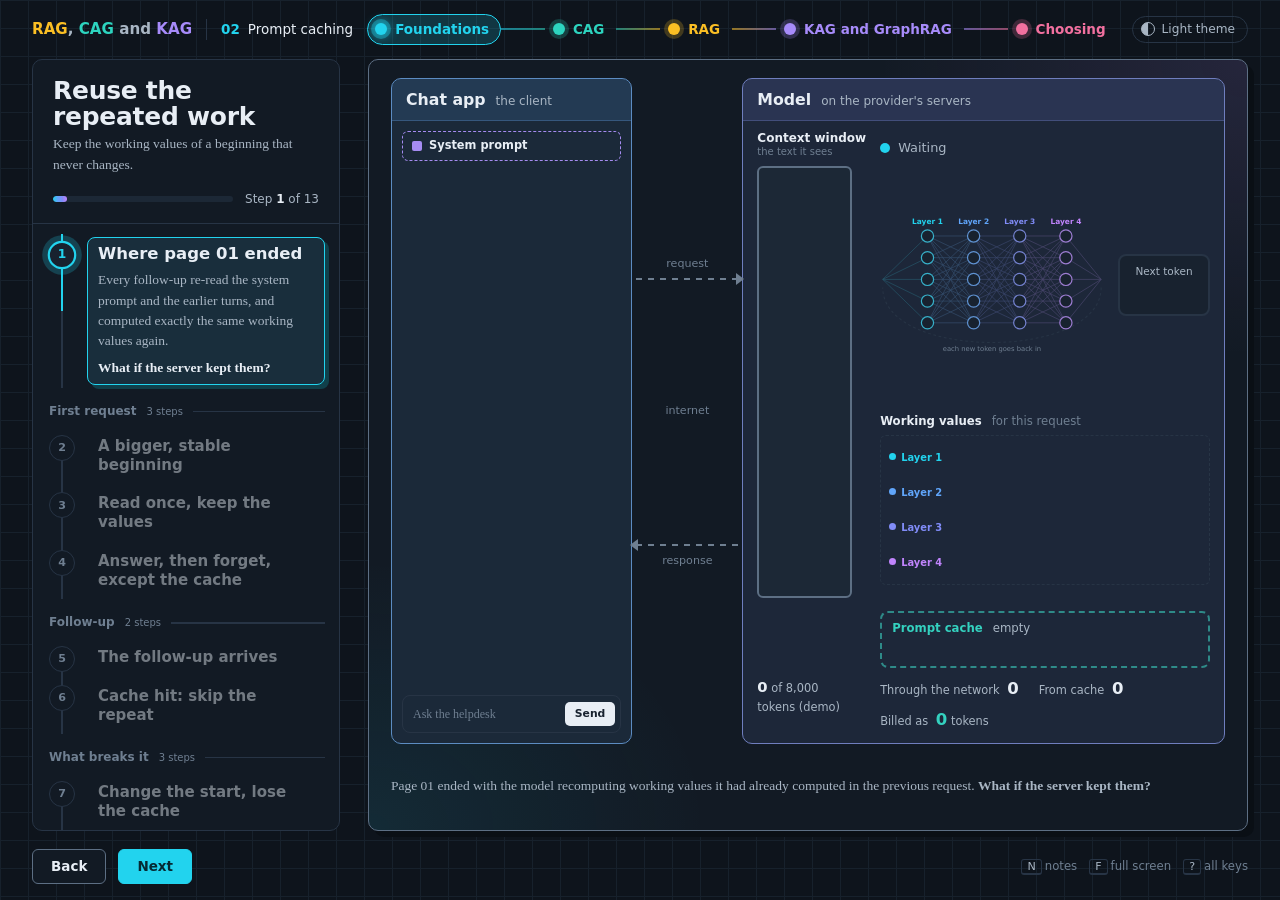
<file: 02-prompt-caching.html>
<!doctype html>
<html lang="en">
<head>
<meta charset="utf-8">
<meta name="viewport" content="width=device-width, initial-scale=1">
<title>Prompt Caching</title>
<link rel="stylesheet" href="assets/deck.css?v=8">
<style>
  /* =================== scene: client, network, server =================== */
  .scene {
    position: absolute;
    inset: 0;
    padding: 18px 22px 14px;
    display: grid;
    grid-template-columns: minmax(0, .8fr) minmax(110px, .34fr) minmax(0, 1.6fr);
    grid-template-rows: minmax(0, 1fr) auto;
    row-gap: 12px;
  }

  .box {
    min-height: 0;
    display: flex;
    flex-direction: column;
    background: var(--card);
    border: 1.5px solid var(--frame);
    border-radius: 10px;
    overflow: hidden;
  }
  .box-head {
    display: flex;
    align-items: baseline;
    gap: 10px;
    padding: 9px 14px 8px;
    border-bottom: 1.5px solid var(--rule);
    font-family: var(--font-ui);
  }
  .box-head b { font-size: 1.05em; }
  .box-head span { color: var(--ink-2); font-size: .8em; }
  .box.client { --tint: var(--c-history); }
  .box.server { --tint: var(--l3); }
  .box.client, .box.server {
    background: color-mix(in srgb, var(--tint) 5%, var(--card));
    border-color: color-mix(in srgb, var(--tint) 50%, var(--frame));
  }
  .box.client .box-head, .box.server .box-head {
    background: color-mix(in srgb, var(--tint) 13%, transparent);
    border-bottom-color: color-mix(in srgb, var(--tint) 30%, var(--rule));
  }

  /* ---------- client: the chat app ---------- */
  .sys-chip {
    margin: 10px 10px 0;
    padding: 5px 9px;
    border: 1.5px dashed var(--c-system);
    border-radius: 6px;
    font-family: var(--font-ui);
    font-size: .76em;
    color: var(--ink-2);
    display: flex;
    align-items: center;
    gap: 7px;
  }
  .sys-chip b { color: var(--ink); font-weight: 600; white-space: nowrap; }
  .sys-chip .sq { width: 10px; height: 10px; border-radius: 2px; background: var(--c-system); flex: none; }
  .sys-chip.pulse { animation: pulse 1.2s var(--ease) 2; }
  @keyframes pulse { 50% { background: color-mix(in srgb, var(--c-system) 20%, transparent); } }

  .conv-label {
    margin: 9px 10px 0;
    font-family: var(--font-ui);
    font-size: .74em;
    color: var(--ink-2);
    display: flex;
    gap: 7px;
    align-items: center;
  }
  .conv-label::before { content: ""; width: 10px; height: 10px; border-radius: 2px; background: var(--c-history); flex: none; }

  .chat {
    flex: 1;
    min-height: 0;
    overflow: hidden;
    display: flex;
    flex-direction: column;
    justify-content: flex-end;
    gap: 7px;
    margin: 6px 7px 7px;
    padding: 7px 5px;
    border-radius: 8px;
    border: 1.5px solid transparent;
    transition: border-color .4s, background .4s;
  }
  .chat.stored { border-color: var(--c-history); background: color-mix(in srgb, var(--c-history) 7%, transparent); }
  .chat.flash { animation: flash 1.1s var(--ease) 2; }
  @keyframes flash { 50% { background: color-mix(in srgb, var(--c-history) 22%, transparent); } }

  .msg {
    max-width: 90%;
    padding: 6px 10px;
    border-radius: 10px;
    font-size: .8em;
    line-height: 1.4;
    flex: none;
  }
  .msg.user { align-self: flex-end; background: var(--ink); color: var(--card); border-bottom-right-radius: 3px; }
  .msg.bot { align-self: flex-start; background: var(--sheet); border: 1.5px solid var(--rule); border-bottom-left-radius: 3px; }
  .msg.err { border-color: var(--c-danger); color: var(--c-danger); }
  .msg.more {
    align-self: stretch;
    max-width: none;
    text-align: center;
    font-family: var(--font-ui);
    font-size: .74em;
    color: var(--ink-2);
    padding: 4px 0;
    border-top: 1.5px dashed var(--rule);
    border-bottom: 1.5px dashed var(--rule);
    border-radius: 0;
  }
  .msg.file { display: flex; align-items: center; gap: 9px; font-family: var(--font-ui); }
  .msg.file small { display: block; opacity: .75; font-size: .85em; }
  .file-ic {
    width: 18px; height: 23px; flex: none;
    border: 1.5px solid currentColor;
    border-radius: 2px;
    background: linear-gradient(currentColor, currentColor) 3px 6px / 9px 1.5px no-repeat,
                linear-gradient(currentColor, currentColor) 3px 10px / 9px 1.5px no-repeat,
                linear-gradient(currentColor, currentColor) 3px 14px / 6px 1.5px no-repeat;
  }
  .msg[hidden] { display: none; }
  .msg.enter { animation: msgIn .4s var(--ease) both; }
  @keyframes msgIn {
    from { opacity: 0; transform: translateY(10px) scale(.97); }
    to { opacity: 1; transform: none; }
  }

  .input {
    margin: 0 10px 10px;
    display: flex;
    gap: 8px;
    align-items: center;
    border: 1.5px solid var(--rule);
    border-radius: 8px;
    padding: 5px 5px 5px 10px;
    min-height: 38px;
    font-size: .8em;
  }
  .input .txt { flex: 1; min-width: 0; color: var(--ink); white-space: nowrap; overflow: hidden; text-overflow: ellipsis; }
  .input .txt:empty:not(.typing)::before { content: "Ask the helpdesk"; color: var(--ink-3); }
  .input .txt.typing::after {
    content: "";
    display: inline-block;
    width: 2px; height: 1.05em;
    background: var(--ink);
    margin-left: 1px;
    vertical-align: -2px;
    animation: blink .8s steps(1) infinite;
  }
  @keyframes blink { 50% { opacity: 0; } }
  .input .send {
    font-family: var(--font-ui);
    font-weight: 600;
    font-size: .9em;
    background: var(--ink);
    color: var(--card);
    border-radius: 5px;
    padding: 4px 10px;
    transition: transform .15s;
  }
  .input .send.press { transform: scale(.88); }

  /* ---------- network between client and server ---------- */
  .wire { position: relative; }
  .lane {
    position: absolute;
    left: 4px; right: 4px;
    height: 2px;
    background: repeating-linear-gradient(90deg, var(--ink-3) 0 6px, transparent 6px 12px);
  }
  .lane.req { top: 30%; }
  .lane.res { top: 70%; }
  .lane.req::after, .lane.res::after { content: ""; position: absolute; top: -5px; border: 6px solid transparent; }
  .lane.req::after { right: -6px; border-left: 8px solid var(--ink-3); border-right: 0; }
  .lane.res::after { left: -6px; border-right: 8px solid var(--ink-3); border-left: 0; }
  .lane span {
    position: absolute;
    left: 50%;
    transform: translateX(-50%);
    font-family: var(--font-ui);
    font-size: .74em;
    color: var(--ink-3);
    white-space: nowrap;
  }
  .lane.req span { bottom: 8px; }
  .lane.res span { top: 8px; }
  .wire-cap {
    position: absolute;
    left: 0; right: 0; top: 50%;
    transform: translateY(-50%);
    text-align: center;
    font-family: var(--font-ui);
    font-size: .74em;
    color: var(--ink-3);
  }

  .packet {
    position: absolute;
    top: 30%;
    width: 184px;
    transform: translateY(-50%) scale(.9);
    opacity: 0;
    background: var(--card);
    border: 1.5px solid var(--frame);
    border-radius: 8px;
    box-shadow: 4px 4px 0 var(--shadow);
    padding: 7px 10px 6px;
    font-family: var(--font-ui);
    font-size: .74em;
    z-index: 5;
    left: -70px;
    transition: left 1.15s cubic-bezier(.55, .05, .3, 1), opacity .35s, transform .35s var(--ease);
  }
  .packet.on { opacity: 1; transform: translateY(-50%) scale(1); }
  .packet.at-server { left: calc(100% - 110px); }
  .packet.instant { transition: none; }
  .packet .ph { font-weight: 700; margin-bottom: 4px; display: flex; justify-content: space-between; }
  .packet .ph span { color: var(--ink-2); font-weight: 400; }
  .packet .row { display: grid; grid-template-columns: 10px 1fr auto; gap: 7px; align-items: center; padding: 1px 0; }
  .packet .row i { width: 10px; height: 10px; border-radius: 2px; }
  .packet .row b { font-weight: 400; color: var(--ink-2); font-variant-numeric: tabular-nums; }
  .packet .tot {
    margin-top: 4px;
    padding-top: 4px;
    border-top: 1.5px solid var(--rule);
    display: flex;
    justify-content: space-between;
    font-weight: 700;
    font-variant-numeric: tabular-nums;
  }

  .err-packet {
    position: absolute;
    top: 70%;
    left: calc(100% - 110px);
    width: 170px;
    transform: translateY(-50%);
    opacity: 0;
    background: var(--card);
    border: 2px solid var(--c-danger);
    color: var(--c-danger);
    border-radius: 8px;
    padding: 6px 9px;
    font-family: var(--font-ui);
    font-size: .74em;
    font-weight: 600;
    z-index: 5;
    transition: left 1s cubic-bezier(.55, .05, .3, 1), opacity .3s;
  }
  .err-packet.on { opacity: 1; }
  .err-packet.at-client { left: -60px; }
  .err-packet.instant { transition: none; }

  .stream { position: absolute; top: 70%; left: 4px; right: 4px; height: 0; opacity: 0; transition: opacity .3s; }
  .stream.on { opacity: 1; }
  .stream i {
    position: absolute;
    top: -6px;
    width: 12px; height: 12px;
    border-radius: 2px;
    background: var(--c-response);
    animation: flow 1s linear infinite;
  }
  .stream i:nth-child(2) { animation-delay: .25s; }
  .stream i:nth-child(3) { animation-delay: .5s; }
  .stream i:nth-child(4) { animation-delay: .75s; }
  .solo {
    position: absolute;
    top: calc(70% - 6px);
    left: calc(100% - 12px);
    width: 12px; height: 12px;
    border-radius: 2px;
    background: var(--c-response);
    opacity: 0;
    z-index: 4;
  }
  .solo.go { animation: flow 1s linear 1 both; }
  @keyframes flow {
    from { left: calc(100% - 12px); opacity: 0; }
    15% { opacity: 1; }
    85% { opacity: 1; }
    to { left: 0; opacity: 0; }
  }

  /* =================== server: the model =================== */
  .srv {
    flex: 1;
    min-height: 0;
    display: grid;
    grid-template-columns: auto minmax(0, 1fr) minmax(92px, auto);
    grid-template-rows: auto minmax(0, 1fr) minmax(0, .8fr) auto auto;
    grid-template-areas:
      "wl   status status"
      "win  net    out"
      "win  tray   tray"
      "win  cache  cache"
      "wu   meta   meta";
    column-gap: 14px;
    row-gap: 8px;
    padding: 10px 14px 10px;
    font-family: var(--font-ui);
  }
  .area-label { font-weight: 600; font-size: .8em; line-height: 1.2; }
  .area-label small { display: block; font-weight: 400; color: var(--ink-3); }

  /* context window column */
  .wl { grid-area: wl; align-self: end; }
  /* the column keeps 14% of its height free below the window, so an overflow always has room */
  .col {
    grid-area: win;
    position: relative;
    width: clamp(92px, 7.4vw, 140px);
  }
  .cw-box {
    position: absolute;
    left: 0; right: 0; top: 0;
    height: 86%;
    border: 2px solid var(--frame);
    border-radius: 6px;
    background: var(--cell-empty);
    transition: border-color .3s;
  }
  .col.over .cw-box { border-color: var(--c-danger); }
  .wu { grid-area: wu; font-size: .76em; color: var(--ink-2); }
  .wu b { color: var(--ink); font-size: 1.3em; font-variant-numeric: tabular-nums; }
  .wu.over b { color: var(--c-danger); }

  .seg {
    position: absolute;
    left: 3px; right: 3px;
    min-height: 5px;
    border-radius: 3px;
    color: var(--on-color);
    font-size: .66em;
    font-weight: 600;
    line-height: 1.2;
    padding: 3px 5px;
    overflow: hidden;
    white-space: nowrap;
    text-overflow: ellipsis;
    transition:
      height .6s var(--ease) var(--d, 0s),
      opacity .4s var(--ease) var(--d, 0s),
      transform .4s var(--ease) var(--d, 0s);
  }
  .seg.slow { transition: height var(--grow, 1.8s) linear; }
  .seg.leave { opacity: 0; transform: translateX(26px); }
  .seg.system { background: var(--c-system); }
  .seg.history { background: var(--c-history); }
  .seg.docs { background: var(--c-docs); }
  .seg.question { background: var(--c-question); }
  .seg.response { background: var(--c-response); }
  .seg.room {
    background: repeating-linear-gradient(135deg,
      color-mix(in srgb, var(--c-response) 30%, transparent) 0 3px, transparent 3px 6px);
    border: 1.5px dashed var(--c-response);
    color: var(--c-response);
  }
  .seg { z-index: 1; }
  .over-zone {
    position: absolute;
    left: 0; right: 0;
    top: 86%;
    height: 0;
    border: 2px dashed var(--c-danger);
    border-top: 0;
    border-radius: 0 0 6px 6px;
    background: repeating-linear-gradient(135deg,
      color-mix(in srgb, var(--c-danger) 30%, transparent) 0 4px, transparent 4px 8px);
    opacity: 0;
    z-index: 0;
    transition: opacity .4s, height .6s var(--ease);
  }
  .col.over .over-zone { opacity: 1; }

  /* status line */
  .status { grid-area: status; display: flex; align-items: center; gap: 8px; font-weight: 600; font-size: .86em; align-self: end; }
  .status i { width: 10px; height: 10px; border-radius: 50%; background: var(--ink-3); flex: none; }
  .status.reading i { background: var(--ink); animation: beat .7s ease-in-out infinite; }
  .status.writing i { background: var(--c-response); animation: beat .5s ease-in-out infinite; }
  .status.error { color: var(--c-danger); }
  .status.error i { background: var(--c-danger); }
  .status.idle { color: var(--ink-2); font-weight: 400; }
  .status.idle i { background: var(--accent); }
  @keyframes beat { 50% { transform: scale(1.5); opacity: .6; } }

  /* the neural network */
  .net { grid-area: net; position: relative; min-height: 0; }
  .net svg { position: absolute; inset: 0; width: 100%; height: 100%; overflow: visible; }
  /* each layer has its own colour; the reading wave takes it, the writing pass is pink */
  .net .n0, .net .e0, .net .lt0 { --lc: var(--l1); }
  .net .n1, .net .e1, .net .lt1 { --lc: var(--l2); }
  .net .n2, .net .e2, .net .lt2 { --lc: var(--l3); }
  .net .n3, .net .e3, .net .lt3, .net .e4 { --lc: var(--l4); }
  .net .n, .net .e { --wave: var(--lc); }
  .net.writing .n, .net.writing .e { --wave: var(--c-response); }
  .net .e { stroke: color-mix(in srgb, var(--lc) 22%, var(--rule)); stroke-width: 1; transition: stroke .2s, stroke-width .2s; }
  .net .e.hot { stroke: var(--wave); stroke-width: 1.7; }
  .net .n { fill: var(--card); stroke: color-mix(in srgb, var(--lc) 65%, var(--frame)); stroke-width: 1.8; transition: fill .2s, stroke .2s; }
  .net .n.hot { fill: var(--wave); stroke: var(--wave); filter: drop-shadow(0 0 4px color-mix(in srgb, var(--wave) 70%, transparent)); }
  .net .lt { font-family: var(--font-ui); font-size: 11px; font-weight: 700; fill: var(--lc); text-anchor: middle; }
  .net .loop { fill: none; stroke: var(--rule); stroke-width: 1.5; stroke-dasharray: 4 4; transition: stroke .2s; }
  .net .loop.hot { stroke: var(--c-response); animation: dash .5s linear infinite; }
  .net .loop-lab { font-family: var(--font-ui); font-size: 10px; fill: var(--ink-3); text-anchor: middle; }
  @keyframes dash { to { stroke-dashoffset: -16; } }
  .net .ft { opacity: 0; }
  .net.feeding .ft { animation: feed .8s linear infinite; }
  @keyframes feed {
    from { transform: translateX(-6px); opacity: 0; }
    25% { opacity: 1; }
    to { transform: translateX(46px); opacity: 0; }
  }
  .net.busy .n { animation: busy .24s ease-in-out infinite alternate; }
  .net.busy .n:nth-of-type(3n) { animation-delay: .08s; }
  .net.busy .n:nth-of-type(3n+1) { animation-delay: .16s; }
  @keyframes busy { to { fill: var(--c-response); stroke: var(--c-response); } }
  .net-note { position: absolute; left: 0; right: 0; bottom: -2px; text-align: center; font-size: .66em; color: var(--ink-3); }

  /* output */
  .out { grid-area: out; align-self: center; text-align: center; }
  .outbox {
    border: 2px solid var(--rule);
    border-radius: 8px;
    padding: 7px 8px 8px;
    background: var(--card);
    transition: border-color .3s;
  }
  .outbox.live { border-color: var(--c-response); }
  .outbox small { display: block; font-size: .7em; color: var(--ink-2); }
  .outbox b {
    display: block;
    min-height: 1.25em;
    font-size: 1.45em;
    line-height: 1.25;
    color: var(--c-response);
    white-space: pre;
  }
  .outbox b.pop { animation: pop .3s var(--ease); }
  @keyframes pop { from { transform: scale(.6); opacity: 0; } to { transform: none; opacity: 1; } }

  /* working values tray */
  .tray { grid-area: tray; min-height: 0; display: flex; flex-direction: column; gap: 5px; }
  .tray-head { display: flex; align-items: baseline; gap: 10px; font-size: .78em; white-space: nowrap; overflow: hidden; }
  .tray-head b { font-weight: 600; }
  .tray-head span { color: var(--ink-3); }
  .tray-head .same-note { color: var(--ink); display: none; align-items: center; gap: 6px; font-weight: 600; animation: capIn .4s var(--ease) both; }
  .tray.same .tray-head .sub { display: none; }
  .tray-head .same-note::before { content: ""; width: 16px; height: 10px; border: 2px dashed var(--ink); border-radius: 3px; }
  .tray.same .same-note { display: inline-flex; }
  .tray-rows {
    position: relative;
    flex: 1;
    min-height: 0;
    display: grid;
    grid-template-columns: 50px minmax(0, 1fr);
    grid-template-rows: repeat(4, minmax(0, 1fr));
    row-gap: 4px;
    column-gap: 8px;
    border: 1.5px dashed var(--rule);
    border-radius: 6px;
    padding: 6px 8px;
  }
  .tlab { font-size: .66em; font-weight: 700; color: var(--lc); align-self: center; text-align: right; white-space: nowrap; }
  .tlab::before {
    content: "";
    display: inline-block;
    width: 7px; height: 7px;
    border-radius: 50%;
    background: var(--lc);
    margin-right: 5px;
    vertical-align: 1px;
  }
  .tsegs { display: flex; gap: 2px; min-height: 0; border-radius: 3px; transition: box-shadow .2s; }
  .tsegs.read { box-shadow: 0 0 0 2px var(--c-response); }
  .tseg {
    --k: var(--ink-3);
    height: 100%;
    flex: none;
    border-radius: 2px;
    background-color: var(--k);
    background-image: repeating-linear-gradient(90deg, transparent 0 3px, color-mix(in srgb, var(--card) 45%, transparent) 3px 4px);
    transform: scaleX(0);
    transform-origin: left;
    transition: transform .45s var(--ease) var(--d, 0s), width var(--wdur, .5s) linear, opacity .4s;
  }
  .tseg.on { transform: scaleX(1); }
  .tseg.leave { opacity: 0; }
  .tray.instant .tseg { transition: none; }
  .tseg.system { --k: var(--c-system); }
  .tseg.history { --k: var(--c-history); }
  .tseg.question { --k: var(--c-question); }
  .tseg.response { --k: var(--c-response); }
  .same-wrap { grid-area: 1 / 2 / span 4 / 3; position: relative; pointer-events: none; }
  .same-box {
    position: absolute;
    left: -4px; top: -4px; bottom: -4px;
    border: 2px dashed var(--ink);
    border-radius: 5px;
    opacity: 0;
    transition: opacity .5s;
  }
  .tray.same .same-box { opacity: 1; }
  .tray-legend { display: flex; flex-wrap: wrap; gap: 4px 14px; font-size: .72em; color: var(--ink-2); min-height: 1.2em; }
  .tray-legend span { display: inline-flex; align-items: center; gap: 6px; }
  .tray-legend i { width: 9px; height: 9px; border-radius: 2px; }
  .tray-legend b { color: var(--ink); font-weight: 600; font-variant-numeric: tabular-nums; }

  /* counters */
  .meta { grid-area: meta; display: flex; align-items: baseline; gap: 6px 20px; flex-wrap: wrap; font-size: .76em; color: var(--ink-2); }
  .meta b { color: var(--ink); font-size: 1.45em; font-variant-numeric: tabular-nums; margin-left: 4px; }
  .meta .memo { margin-left: auto; }
  .meta .memo strong { color: var(--ink); }
  .memo.flash strong { animation: memoFlash 1.2s var(--ease) 2; }
  @keyframes memoFlash { 50% { color: var(--c-danger); } }

  /* ---------- callout row under the scene ---------- */
  .callout { grid-column: 1 / -1; position: relative; min-height: 60px; }
  .callout > div { position: absolute; inset: 0; display: flex; align-items: center; gap: 18px; }
  .callout .big {
    font-family: var(--font-ui);
    font-weight: 700;
    font-size: clamp(19px, 1.6vw, 29px);
    line-height: 1.15;
  }
  .callout .small { color: var(--ink-2); font-size: .9em; max-width: 60em; }
  .chips { display: flex; flex-wrap: wrap; gap: 4px; }
  .chip {
    font-family: var(--font-ui);
    font-size: .9em;
    padding: 2px 8px 3px;
    border-radius: 4px;
    border: 1.5px solid var(--c-question);
    background: color-mix(in srgb, var(--c-question) 14%, var(--card));
    white-space: pre;
  }
  .chip:nth-child(even) { background: var(--card); }
  .callout .eq { font-family: var(--font-ui); color: var(--ink-2); }
  .callout .eq b { color: var(--ink); }

  /* =================== chart layer (last step) =================== */
  .chart {
    display: grid;
    grid-template-rows: auto minmax(0, 1fr) auto auto;
    gap: 12px;
    font-family: var(--font-ui);
  }
  .chart-head { display: flex; align-items: baseline; justify-content: space-between; gap: 12px 24px; flex-wrap: wrap; }
  .chart-head h2 { margin: 0; font-size: 1.25em; }
  .chart-key { display: flex; gap: 18px; font-size: .82em; color: var(--ink-2); flex-wrap: wrap; }
  .chart-key span { display: inline-flex; align-items: center; gap: 7px; }
  .chart-key i { width: 14px; height: 14px; border-radius: 2px; }
  .hatch {
    background: repeating-linear-gradient(135deg, var(--ink-3) 0 3px, color-mix(in srgb, var(--ink-3) 35%, transparent) 3px 6px);
  }
  .plot { position: relative; min-height: 0; margin-left: 44px; border-left: 1.5px solid var(--frame); border-bottom: 1.5px solid var(--frame); }
  .gridline { position: absolute; left: 0; right: 0; border-top: 1px dashed var(--rule); }
  .gridline span { position: absolute; right: calc(100% + 8px); top: -.65em; font-size: .72em; color: var(--ink-3); font-variant-numeric: tabular-nums; }
  .bars { position: absolute; inset: 0 6px 0 6px; display: flex; align-items: flex-end; gap: 5px; }
  .bar {
    flex: 1;
    height: 100%;
    display: flex;
    flex-direction: column;
    justify-content: flex-end;
    transform: scaleY(0);
    transform-origin: bottom;
    transition: transform .55s var(--ease) calc(var(--i) * 45ms + .15s);
  }
  .chart.is-on .bar { transform: scaleY(1); }
  .bar .new { background: var(--c-question); border-radius: 2px 2px 0 0; }
  .xaxis { margin-left: 50px; margin-right: 6px; display: flex; gap: 5px; font-size: .72em; color: var(--ink-3); }
  .xaxis span { flex: 1; text-align: center; font-variant-numeric: tabular-nums; }
  .totals { display: flex; gap: 16px 40px; align-items: flex-end; flex-wrap: wrap; border-top: 1.5px solid var(--rule); padding-top: 12px; }
  .totals .t b { display: block; font-size: clamp(26px, 2.4vw, 42px); line-height: 1; font-variant-numeric: tabular-nums; }
  .totals .t span { font-size: .82em; color: var(--ink-2); }
  .totals .t.alt b { color: var(--ink-2); }
  .totals .foot { margin-left: auto; font-size: .76em; color: var(--ink-3); max-width: 22em; font-family: var(--font-text); }

  /* =================== page 02: prompt caching =================== */

  /* text served from cache: outlined in the cache colour */
  .seg.hit { box-shadow: inset 0 0 0 2.5px var(--c-cache); }
  .seg.date { background: var(--c-danger); }
  .tseg.date { --k: var(--c-danger); }
  .tseg.docs { --k: var(--c-docs); }
  .tseg.cached { box-shadow: 0 0 0 2px var(--c-cache); }
  .tseg.fromcache { animation: fromCache 1s var(--ease); }
  @keyframes fromCache {
    0% { transform: translateY(30px) scaleX(1); opacity: 0; }
    60% { opacity: 1; }
    100% { transform: none; }
  }

  /* the prompt cache: kept between requests */
  .cache {
    grid-area: cache;
    border: 2px dashed color-mix(in srgb, var(--c-cache) 55%, var(--rule));
    border-radius: 8px;
    padding: 6px 10px 8px;
    display: grid;
    gap: 5px;
    transition: border-color .3s, background .3s;
  }
  .cache.has { border-style: solid; border-color: var(--c-cache); background: color-mix(in srgb, var(--c-cache) 7%, transparent); }
  .cache-head { display: flex; align-items: baseline; gap: 10px; font-size: .78em; white-space: nowrap; overflow: hidden; }
  .cache-head b { color: var(--c-cache); font-weight: 700; }
  .cache-head span { color: var(--ink-2); overflow: hidden; text-overflow: ellipsis; }
  .cache-head .cache-flag, .cache-head .ttl, .cache-head b { flex: none; }
  .cache-head .ttl { margin-left: auto; color: var(--ink); font-weight: 700; font-variant-numeric: tabular-nums; }
  .cache-head .ttl.low { color: var(--c-danger); }
  .cache-bar { display: flex; gap: 2px; height: 16px; }
  .cseg {
    --k: var(--ink-3);
    height: 100%;
    border-radius: 2px;
    background-color: var(--k);
    background-image: repeating-linear-gradient(90deg, transparent 0 3px, color-mix(in srgb, var(--card) 45%, transparent) 3px 4px);
    transform: scaleX(0);
    transform-origin: left;
    transition: transform .6s var(--ease) var(--d, 0s), opacity .5s;
  }
  .cseg.on { transform: scaleX(1); }
  .cseg.instant { transition: none; }
  .cseg.leave { opacity: 0; }
  .cseg.system { --k: var(--c-system); }
  .cseg.docs { --k: var(--c-docs); }
  .cseg.history { --k: var(--c-history); }
  .cseg.question { --k: var(--c-question); }
  .cseg.date { --k: var(--c-danger); }
  .cache.hit { animation: cacheHit 1.1s var(--ease); }
  @keyframes cacheHit { 40% { box-shadow: 0 0 0 6px color-mix(in srgb, var(--c-cache) 35%, transparent); } }
  .cache.miss { animation: cacheMiss .7s var(--ease); border-color: var(--c-danger); }
  @keyframes cacheMiss {
    20% { transform: translateX(-5px); }
    40% { transform: translateX(4px); }
    60% { transform: translateX(-3px); }
    80% { transform: translateX(2px); }
  }
  .cache-flag {
    font-size: .74em;
    font-weight: 700;
    border-radius: 999px;
    padding: 0 8px 1px;
    opacity: 0;
    transition: opacity .3s;
  }
  .cache-flag.on { opacity: 1; }
  .cache-flag.hit { color: var(--on-color); background: var(--c-cache); }
  .cache-flag.miss { color: #fff; background: var(--c-danger); }
  .cache-flag.write { color: var(--c-cache); border: 1.5px solid var(--c-cache); }

  /* billing line */
  .meta .bill b { color: var(--c-cache); }
  .meta .bill small { color: var(--ink-3); margin-left: 4px; }

  /* the cache marker inside a request packet */
  .packet .mk {
    margin: 3px 0;
    border-top: 2px dashed var(--c-cache);
    color: var(--c-cache);
    font-size: .86em;
    font-weight: 700;
    padding-top: 1px;
  }
  .packet .row.d i { background: var(--c-danger); }

  /* the app's stable beginning, in the client */
  .sys-chip .policy { color: var(--c-docs); font-weight: 600; }

  /* clock shown while time passes */
  .clock {
    position: absolute;
    left: 36%; top: 42%;
    transform: translate(-50%, -50%) scale(.9);
    z-index: 6;
    background: var(--card);
    border: 2px solid var(--c-cache);
    border-radius: 12px;
    padding: 10px 18px;
    text-align: center;
    font-family: var(--font-ui);
    opacity: 0;
    pointer-events: none;
    transition: opacity .3s, transform .3s var(--ease);
  }
  .clock.on { opacity: 1; transform: translate(-50%, -50%); }
  .clock b { display: block; font-size: 1.8em; font-variant-numeric: tabular-nums; }
  .clock span { font-size: .8em; color: var(--ink-2); }

  /* =================== explainer layers =================== */
  .explain {
    display: grid;
    grid-template-rows: auto minmax(0, 1fr) auto;
    gap: 18px;
    font-family: var(--font-ui);
  }
  .explain h2 { margin: 0; font-size: 1.3em; }
  .explain .lead { margin: 4px 0 0; font-family: var(--font-text); color: var(--ink-2); max-width: 54em; }
  .explain .foot { font-size: .78em; color: var(--ink-3); font-family: var(--font-text); }

  .reqs { display: grid; gap: 26px; align-content: center; }
  .req { display: grid; grid-template-columns: 9.5em minmax(0, 1fr); gap: 16px; align-items: center; }
  .req-name { font-weight: 700; }
  .req-name small { display: block; font-weight: 400; color: var(--ink-2); font-size: .82em; }
  .rbar { position: relative; display: flex; gap: 2px; height: 48px; }
  .rbar > span {
    height: 100%;
    border-radius: 3px;
    display: flex;
    align-items: center;
    padding: 0 8px;
    font-size: .78em;
    font-weight: 600;
    color: var(--on-color);
    white-space: nowrap;
    overflow: hidden;
  }
  .rbar .system { background: var(--c-system); }
  .rbar .docs { background: var(--c-docs); }
  .rbar .history { background: var(--c-history); }
  .rbar .question { background: var(--c-question); }
  .rbar .date { background: var(--c-danger); color: #fff; }
  .rbar .tools { background: var(--c-tools); }
  .rbar .cachedpart { box-shadow: inset 0 0 0 3px var(--c-cache); }
  .rbar .missed { opacity: .45; }
  .rbar > .marker {
    overflow: visible;
    position: absolute;
    top: -12px; bottom: -12px;
    width: 0;
    border-left: 3px dashed var(--c-cache);
    padding: 0;
  }
  .rbar .marker::after {
    content: "cache marker";
    position: absolute;
    top: -18px; left: -40px;
    width: 80px;
    text-align: center;
    font-size: .72em;
    font-weight: 700;
    color: var(--c-cache);
  }
  .verdict { display: inline-flex; align-items: center; gap: 8px; font-weight: 700; margin-top: 8px; font-size: .9em; }
  .verdict.ok { color: var(--c-cache); }
  .verdict.bad { color: var(--c-danger); }
  .brace { display: flex; gap: 2px; margin-top: 6px; font-size: .76em; color: var(--ink-2); }
  .brace span { border-top: 2px solid currentColor; padding-top: 3px; text-align: center; }
  .brace .c { color: var(--c-cache); }
  .brace .n { color: var(--ink-2); }

  .rule-list { display: flex; flex-wrap: wrap; gap: 8px; align-items: center; font-size: .9em; }
  .rule-list .tk { background: var(--card); border: 1.5px solid var(--rule); border-radius: 6px; padding: 3px 9px; }
  .rule-list .arrow { color: var(--ink-3); }

  /* price table */
  .prices { width: 100%; border-collapse: collapse; font-size: .92em; align-self: center; }
  .prices th, .prices td { text-align: left; padding: 12px 14px; border-bottom: 1.5px solid var(--rule); vertical-align: top; }
  .prices th { font-size: .8em; color: var(--ink-2); font-weight: 600; }
  .prices td:first-child { font-weight: 700; white-space: nowrap; }
  .prices td b { color: var(--c-cache); }
  .prices td small { display: block; color: var(--ink-3); font-family: var(--font-text); margin-top: 2px; }

  /* the 20-question chart reuses page 01's chart styles */
  .bar-c .cachepart { background: color-mix(in srgb, var(--c-cache) 75%, var(--card)); }
</style>
</head>
<body data-prev="01-context-window.html" data-next="03-cag.html" data-topic="02">
<div class="deck">
  <header class="topbar">
    <span class="sec">02</span>
    <span class="name">Prompt caching</span>
    <span class="spacer"></span>
    <a href="index.html">Agenda</a>
  </header>

  <main class="layout tl">
    <aside class="tl-col">
      <div class="tl-head">
        <h1>Reuse the repeated work</h1>
        <p class="sub">Keep the working values of a beginning that never changes.</p>
      </div>
      <ol id="timeline" class="timeline"></ol>
    </aside>

    <section class="stage" aria-label="Animation">

      <!-- =========== client, network, server =========== -->
      <div class="scene" data-show="0-6,8,12">

        <div class="box client">
          <div class="box-head"><b>Chat app</b><span>the client</span></div>
          <div class="sys-chip" id="sys-chip"><span class="sq"></span><b>System prompt</b><span class="policy" data-show="1+">+ HR policy</span></div>
          <div class="conv-label" data-show="3+">History, stored by the app</div>
          <div class="chat" id="chat">
            <div class="msg user" data-from="1" data-id="q1">How many days of annual leave do I get?</div>
            <div class="msg bot" data-from="3" data-early="2" data-first="Full" data-id="a1">Full-time staff get 25 days of paid leave a year, plus public holidays.</div>
            <div class="msg user" data-from="4" data-id="q2">Can I carry unused days into next year?</div>
            <div class="msg bot" data-from="6" data-early="5" data-first="Yes" data-id="a2">Yes, up to 5 days. Carried-over days must be used by the end of March.</div>
            <div class="msg user" data-from="6" data-id="q3">Who approves it?</div>
            <div class="msg bot" data-from="8" data-early="6" data-first="Your" data-id="a3">Your line manager approves carry-over in the HR portal.</div>
            <div class="msg user" data-from="8" data-id="q4">Does that also apply to part-time staff?</div>
            <div class="msg bot" data-from="9" data-early="8" data-first="Yes" data-id="a4">Yes, calculated in proportion to your contracted hours.</div>
          </div>
          <div class="input"><span class="txt" id="typed"></span><span class="send" id="send">Send</span></div>
        </div>

        <div class="wire">
          <div class="lane req"><span>request</span></div>
          <div class="wire-cap">internet</div>
          <div class="lane res"><span>response</span></div>
          <div class="packet" id="packet"></div>
          <div class="stream" id="stream"><i></i><i></i><i></i><i></i></div>
          <i class="solo" id="solo"></i>
        </div>

        <div class="box server">
          <div class="box-head"><b>Model</b><span>on the provider's servers</span></div>
          <div class="srv">
            <div class="area-label wl">Context window<small>the text it sees</small></div>
            <div class="col" id="cw"><div class="cw-box"></div><div class="over-zone" id="over-zone"></div></div>
            <div class="wu" id="wu"><b id="used" class="num">0</b> of 8,000<br>tokens (demo)</div>

            <div class="status idle" id="status"><i></i><span>Waiting</span></div>

            <div class="net" id="net">
              <svg id="net-svg" viewBox="0 0 330 205" preserveAspectRatio="xMidYMid meet" aria-label="Neural network with four layers"></svg>
            </div>

            <div class="out">
              <div class="outbox" id="outbox"><small>Next token</small><b id="out-tok"></b></div>
            </div>

            <div class="tray" id="tray">
              <div class="tray-head"><b>Working values</b><span class="sub">for this request</span></div>
              <div class="tray-rows" id="tray-rows">
                <div class="tlab" style="grid-area:1/1;--lc:var(--l1)">Layer 1</div><div class="tsegs" style="grid-area:1/2"></div>
                <div class="tlab" style="grid-area:2/1;--lc:var(--l2)">Layer 2</div><div class="tsegs" style="grid-area:2/2"></div>
                <div class="tlab" style="grid-area:3/1;--lc:var(--l3)">Layer 3</div><div class="tsegs" style="grid-area:3/2"></div>
                <div class="tlab" style="grid-area:4/1;--lc:var(--l4)">Layer 4</div><div class="tsegs" style="grid-area:4/2"></div>
              </div>
              <div class="tray-legend" id="tray-legend"></div>
            </div>

            <div class="cache" id="cache">
              <div class="cache-head"><b>Prompt cache</b><span id="cache-note">empty</span><span class="cache-flag" id="cache-flag"></span><span class="ttl" id="ttl"></span></div>
              <div class="cache-bar" id="cache-bar"></div>
            </div>

            <div class="meta">
              <span>Through the network <b id="c-net" class="num">0</b></span>
              <span>From cache <b id="c-cache" class="num">0</b></span>
              <span class="bill">Billed as <b id="c-bill" class="num">0</b> tokens<small id="c-base"></small></span>
            </div>
          </div>
        </div>

        <div class="clock" id="clock"><b id="clock-t" class="num">0 min</b><span>without a request</span></div>

        <div class="callout">
          <div data-show="0"><span class="small">Page 01 ended with the model recomputing working values it had already computed in the previous request. <strong>What if the server kept them?</strong></span></div>
          <div data-show="1"><span class="small">A <strong style="color:var(--c-cache)">cache marker</strong> tells the server: keep the working values for everything above this line.</span></div>
          <div data-show="2"><span class="big mark">Read once, keep the values.</span><span class="small">Writing to the cache costs 25% extra on those tokens.</span></div>
          <div data-show="3"><span class="big mark">The window is cleared. The cache is not.</span></div>
          <div data-show="5"><span class="big num mark">Billed as 510 tokens instead of 3,210.</span><span class="small">3,000 tokens came from the cache. Only 210 went through the network.</span></div>
          <div data-show="6"><span class="big mark">One changed token at the start, and nothing after it matches.</span></div>
          <div data-show="8"><span class="big mark">Entries expire. Every hit restarts the timer.</span></div>
          <div data-show="12"><span class="big mark">A big, stable beginning is cheap to reuse.</span><span class="small">So why not put all your knowledge there? That is CAG.</span></div>
        </div>
      </div>

      <!-- =========== 7: stable first, changing last =========== -->
      <div class="layer explain" data-show="7">
        <div>
          <h2>Stable first, changing last</h2>
          <p class="lead">The cache matches from the very first token. Put what never changes at the start, and put anything that changes after the marker.</p>
        </div>
        <div class="reqs">
          <div class="req" data-show="7" data-anim="left">
            <div class="req-name">Matches<small>every request</small></div>
            <div>
              <div class="rbar">
                <span class="system cachedpart" style="width:14%">System prompt</span>
                <span class="docs cachedpart" style="width:56%">HR policy</span>
                <span class="marker" style="left:70.5%"></span>
                <span class="history" style="width:18%">Earlier turns</span>
                <span class="question" style="width:8%">Question</span>
              </div>
              <div class="brace"><span class="c" style="width:70%">same every time: read from the cache</span><span class="n" style="width:26%">changes: processed</span></div>
              <div class="verdict ok">Cache hit on every follow-up</div>
            </div>
          </div>
          <div class="req" data-show="7" data-anim="left" style="--delay:.3s">
            <div class="req-name">Never matches<small>date at the top</small></div>
            <div>
              <div class="rbar">
                <span class="date" style="width:9%">Date</span>
                <span class="system missed" style="width:13%">System prompt</span>
                <span class="docs missed" style="width:50%">HR policy</span>
                <span class="marker" style="left:72.5%"></span>
                <span class="history missed" style="width:16%">Earlier turns</span>
                <span class="question" style="width:8%">Question</span>
              </div>
              <div class="verdict bad">The date changes daily, so nothing after it ever matches</div>
            </div>
          </div>
        </div>
        <div class="rule-list">
          <span>Order that caches well:</span>
          <span class="tk tools">Tool definitions</span><span class="arrow">→</span>
          <span class="tk system">System prompt</span><span class="arrow">→</span>
          <span class="tk docs">Documents</span><span class="arrow">→</span>
          <span class="tk history">Earlier turns</span><span class="arrow">→</span>
          <span class="tk question">New question, dates, IDs</span>
        </div>
      </div>

      <!-- =========== 9: move the marker as the chat grows =========== -->
      <div class="layer explain" data-show="9">
        <div>
          <h2>Move the marker as the chat grows</h2>
          <p class="lead">Put a marker at the end of the newest turn. The next request then reuses everything up to that point, so only the latest turn goes through the network.</p>
        </div>
        <div class="reqs">
          <div class="req" data-show="9" data-anim="left">
            <div class="req-name">Request 1<small>writes the cache</small></div>
            <div class="rbar">
              <span class="system" style="width:13%">System</span>
              <span class="docs" style="width:58%">HR policy</span>
              <span class="question" style="width:3%"></span>
              <span class="marker" style="left:74.5%"></span>
            </div>
          </div>
          <div class="req" data-show="9" data-anim="left" style="--delay:.25s">
            <div class="req-name">Request 2<small>reads, then writes more</small></div>
            <div class="rbar">
              <span class="system cachedpart" style="width:13%">System</span>
              <span class="docs cachedpart" style="width:58%">HR policy</span>
              <span class="question cachedpart" style="width:3%"></span>
              <span class="history" style="width:6%"></span>
              <span class="question" style="width:3%"></span>
              <span class="marker" style="left:84%"></span>
            </div>
          </div>
          <div class="req" data-show="9" data-anim="left" style="--delay:.5s">
            <div class="req-name">Request 3<small>reads more, writes more</small></div>
            <div class="rbar">
              <span class="system cachedpart" style="width:13%">System</span>
              <span class="docs cachedpart" style="width:58%">HR policy</span>
              <span class="question cachedpart" style="width:3%"></span>
              <span class="history cachedpart" style="width:6%"></span>
              <span class="question cachedpart" style="width:3%"></span>
              <span class="history" style="width:6%"></span>
              <span class="question" style="width:3%"></span>
              <span class="marker" style="left:93.5%"></span>
            </div>
          </div>
        </div>
        <div class="rule-list"><span class="tk cache">Outlined: read from the cache</span><span>Claude takes up to 4 markers per request. OpenAI and Gemini can also match the longest repeated beginning automatically.</span></div>
      </div>

      <!-- =========== 10: what providers charge =========== -->
      <div class="layer explain" data-show="10">
        <div>
          <h2>What providers charge</h2>
          <p class="lead">All three bill cached input at a fraction of the normal price. They differ in whether you mark the beginning yourself, whether writing costs extra, and how long entries live.</p>
        </div>
        <table class="prices">
          <thead><tr><th></th><th>How it's turned on</th><th>Reading from the cache</th><th>Writing to the cache</th><th>Kept for</th><th>Minimum size</th></tr></thead>
          <tbody>
            <tr>
              <td>Anthropic<br>Claude</td>
              <td>Cache markers you place (up to 4), or one automatic marker</td>
              <td><b>about 0.1×</b> input price<small>0.05× on Claude Opus 5.5 and Sonnet 5.5</small></td>
              <td>1.25× for 5 minutes<small>2× for the 1-hour option</small></td>
              <td>5 minutes, reset by each hit<small>or 1 hour</small></td>
              <td>512 to 4,096 tokens<small>depends on the model</small></td>
            </tr>
            <tr>
              <td>OpenAI</td>
              <td>Automatic for supported models<small>markers on GPT-5.6 and later</small></td>
              <td><b>0.1×</b> on GPT-5.6 and later<small>"up to 95%" off, by model</small></td>
              <td>1.25× on GPT-5.6 and later<small>no write charge on earlier models</small></td>
              <td>30 minutes or more<small>12-hour option</small></td>
              <td>1,024 tokens<small>GPT-5.6 and later</small></td>
            </tr>
            <tr>
              <td>Google<br>Gemini</td>
              <td>Implicit: automatic, no saving guaranteed<small>Explicit: you create a cache (Gemini 3 and 2.5)</small></td>
              <td><b>0.1×</b> input price</td>
              <td>No write fee<small>explicit caches pay hourly storage</small></td>
              <td>1 hour by default<small>explicit caches: any TTL you set</small></td>
              <td>2,048 to 4,096 tokens<small>depends on the model</small></td>
            </tr>
          </tbody>
        </table>
        <div class="foot">Checked on 14 November 2026 against each provider's caching and pricing documentation. Prices change often; check before quoting them.</div>
      </div>

      <!-- =========== 11: over a 20-question chat =========== -->
      <div class="layer chart" data-show="11">
        <div class="chart-head">
          <h2>The same 20-question chat, with the marker moved every turn</h2>
          <div class="chart-key">
            <span><i style="background:color-mix(in srgb, var(--c-cache) 75%, var(--card))"></i>Read from the cache (0.1×)</span>
            <span><i style="background:var(--c-question)"></i>New: through the network, written to the cache (1.25×)</span>
          </div>
        </div>
        <div class="plot" id="plot"><div class="bars" id="bars"></div></div>
        <div class="xaxis" id="xaxis"></div>
        <div class="totals">
          <div class="t"><b id="tot-bill" class="num">0</b><span>billed input, in tokens</span></div>
          <div class="t alt"><b id="tot-all" class="num">0</b><span>without caching (<span id="tot-pct">0</span>% less)</span></div>
          <div class="t alt"><b id="tot-net" class="num">0</b><span>tokens through the network, instead of <span id="tot-all2">0</span></span></div>
          <div class="foot">Assumes a 3,000-token stable beginning, about 200 tokens per question and answer, Claude's usual rates (writes 1.25×, reads 0.1×), and no gap longer than 5 minutes.</div>
        </div>
      </div>

    </section>
  </main>
</div>

<script src="assets/session.js?v=7"></script>
<script src="assets/deck.js?v=6"></script>
<script>
(function () {
  const LIMIT = 8000;
  const TRAY = 4000; // the tray and the cache bar are drawn to this scale
  const $ = (id) => document.getElementById(id);
  const T = Deck.timeline();
  const fmt = Deck.fmt;
  const total = (list) => list.reduce((a, e) => a + e[1], 0);
  const pct = (n) => (n / LIMIT) * 100;

  const KIND = {
    system:   { name: "System prompt",   color: "var(--c-system)" },
    docs:     { name: "HR policy",       color: "var(--c-docs)" },
    history:  { name: "Earlier turns",   color: "var(--c-history)" },
    question: { name: "New question",    color: "var(--c-question)" },
    response: { name: "Answer",          color: "var(--c-response)" },
    date:     { name: "Today's date",    color: "var(--c-danger)" },
    room:     { name: "Room for answer", color: "var(--c-response)" },
  };

  // every request; `mark` is how many rows sit above the cache marker
  const REQ = {
    r1: { rows: [["system", 500], ["docs", 2500], ["question", 10]], mark: 2 },
    r2: { rows: [["system", 500], ["docs", 2500], ["history", 200], ["question", 10]], mark: 2 },
    r3: { rows: [["date", 10], ["system", 500], ["docs", 2500], ["history", 410], ["question", 10]], mark: 3 },
    r4: { rows: [["system", 500], ["docs", 2500], ["history", 620], ["question", 10]], mark: 2 },
  };
  const ANS = ["response", 190];
  const PREFIX = [["system", 500], ["docs", 2500]];
  const PREFIX_DATE = [["date", 10], ["system", 500], ["docs", 2500]];
  // rows tagged: "c" served from the cache, "w" written to the cache
  const tag = (req, cached, write) => req.rows.map(([k, n], i) => [k, n, i < cached ? "c" : i < write ? "w" : ""]);
  const withFirst = (rows) => [...rows, ["response", 1, ""]];

  /* end state of every step */
  const S = [
    /* 0 */ { status: ["idle", "Waiting"] },
    /* 1 */ { status: ["idle", "Waiting"], packet: ["r1", "client"] },
    /* 2 */ { win: withFirst(tag(REQ.r1, 0, 2)), tray: tag(REQ.r1, 0, 2), cache: PREFIX, ttl: "kept for 5:00", flag: "write", out: "Full",
              n: [3010, 0, 3760, 3010], status: ["idle", "Read 3,010 tokens. Cache written."] },
    /* 3 */ { cache: PREFIX, ttl: "4:41 left", n: [3010, 0, 3760, 3010], status: ["idle", "Answer sent. Window cleared, cache kept."] },
    /* 4 */ { win: tag(REQ.r2, 0, 0), cache: PREFIX, ttl: "3:12 left", status: ["idle", "Loaded 3,210 tokens"] },
    /* 5 */ { win: withFirst(tag(REQ.r2, 2, 2)), tray: tag(REQ.r2, 2, 2), cache: PREFIX, ttl: "kept for 5:00", flag: "hit", out: "Yes",
              n: [210, 3000, 510, 3210], status: ["idle", "Cache hit. Only 210 new tokens read."] },
    /* 6 */ { win: withFirst(tag(REQ.r3, 0, 3)), tray: tag(REQ.r3, 0, 3), cache: PREFIX_DATE, ttl: "kept for 5:00", flag: "miss", out: "Your",
              n: [3430, 0, 4183, 3430], status: ["error", "No match. Read everything, wrote the cache again."] },
    /* 7 */ null,
    /* 8 */ { win: withFirst(tag(REQ.r4, 0, 2)), tray: tag(REQ.r4, 0, 2), cache: PREFIX, ttl: "kept for 5:00", flag: "write", out: "Yes",
              n: [3630, 0, 4380, 3630], status: ["error", "The entry had expired. Read everything again."] },
  ];
  S[7] = S[6];
  S[9] = S[10] = S[11] = S[12] = S[8];

  /* =================== context window =================== */
  const FRAME = 86;
  const wp = (n) => (n / LIMIT) * FRAME;
  const at = (n) => `calc(${wp(n)}% + 2px)`;
  const segLabel = (k, n) => `${KIND[k].name} ${fmt(n)}`;
  class Column {
    constructor(el) { this.el = el; this.segs = []; }
    make(k) { const s = document.createElement("div"); s.className = "seg " + k; this.el.appendChild(s); return s; }
    place() {
      let top = 0;
      this.segs.forEach(([k, n, s, f]) => {
        s.style.top = at(top);
        s.style.height = wp(n) + "%";
        s.textContent = pct(n) >= 6 ? segLabel(k, n) : "";
        s.title = segLabel(k, n);
        s.classList.toggle("hit", f === "c");
        top += n;
      });
    }
    clear() { this.el.querySelectorAll(".seg").forEach((s) => s.remove()); this.segs = []; }
    growLast(n, secs) {
      const last = this.segs[this.segs.length - 1];
      if (!last) return;
      last[1] = n;
      last[2].classList.add("slow");
      last[2].style.setProperty("--grow", secs + "s");
      this.place();
    }
    set(list, mode = "instant", grow = 1.8) {
      if (mode === "append") {
        const before = total(this.segs);
        list.slice(this.segs.length).forEach(([k, n, f]) => {
          const s = this.make(k);
          s.classList.add("slow");
          s.style.setProperty("--grow", grow + "s");
          s.style.top = at(before);
          s.style.height = "0%";
          this.segs.push([k, n, s, f]);
        });
      } else {
        this.clear();
        this.segs = list.map(([k, n, f]) => [k, n, this.make(k), f]);
        if (mode === "fill") {
          let top = 0;
          this.segs.forEach(([, n, s], i) => {
            s.style.top = at(top);
            s.style.height = "0%";
            s.style.setProperty("--d", i * 0.18 + "s");
            top += n;
          });
        }
      }
      void this.el.offsetHeight;
      this.place();
    }
    markHits(count) { this.segs.forEach((e, i) => { if (i < count) e[3] = "c"; }); this.place(); }
    wipe() {
      const old = this.segs;
      old.forEach(([, , s], i) => { s.style.setProperty("--d", (old.length - 1 - i) * 0.08 + "s"); s.classList.add("leave"); });
      this.segs = [];
      T.at(700, () => old.forEach(([, , s]) => s.remove()));
    }
  }
  const win = new Column($("cw"));
  const usedEl = $("used"), wu = $("wu"), overZone = $("over-zone");
  function winInfo(list, dur) {
    const n = total(list);
    Deck.tween(usedEl, n, { duration: dur });
    const over = n > LIMIT;
    win.el.classList.toggle("over", over);
    wu.classList.toggle("over", over);
    overZone.style.height = over ? wp(n - LIMIT) + 1 + "%" : "0";
  }
  function setWin(list, mode, grow) { win.set(list, mode, grow); winInfo(list, mode === "instant" ? 0 : 900); }
  function wipeWin() { win.wipe(); winInfo([], 600); }

  /* =================== the neural network =================== */
  const net = $("net"), svg = $("net-svg");
  const LX = [70, 138, 206, 274], NY = [30, 62, 94, 126, 158];
  (function buildNet() {
    let h = "";
    NY.forEach((y) => (h += `<line class="e e0" x1="4" y1="94" x2="${LX[0]}" y2="${y}"/>`));
    for (let l = 1; l < 4; l++)
      NY.forEach((a) => NY.forEach((b) => (h += `<line class="e e${l}" x1="${LX[l - 1]}" y1="${a}" x2="${LX[l]}" y2="${b}"/>`)));
    NY.forEach((y) => (h += `<line class="e e4" x1="${LX[3]}" y1="${y}" x2="326" y2="94"/>`));
    h += `<path class="loop" id="loop" d="M 326 106 C 326 214, 4 214, 4 106"/>`;
    h += `<text class="loop-lab" x="165" y="199">each new token goes back in</text>`;
    for (let i = 0; i < 6; i++)
      h += `<rect class="ft" x="0" y="89" width="10" height="10" rx="2" style="animation-delay:${i * 0.13}s"/>`;
    LX.forEach((x, l) => {
      h += `<text class="lt lt${l}" x="${x}" y="12">Layer ${l + 1}</text>`;
      NY.forEach((y) => (h += `<circle class="n n${l}" cx="${x}" cy="${y}" r="9"/>`));
    });
    svg.innerHTML = h;
  })();
  const loop = svg.querySelector("#loop");
  const feedRects = [...svg.querySelectorAll(".ft")];
  function setFeed(kinds) {
    feedRects.forEach((r, i) => (r.style.fill = KIND[kinds[i % kinds.length]].color));
  }
  function layerHot(l, on) { svg.querySelectorAll(`.n${l}, .e${l}`).forEach((el) => el.classList.toggle("hot", on)); }
  function outHot(on) { svg.querySelectorAll(".e4").forEach((el) => el.classList.toggle("hot", on)); }
  function coolNet() {
    svg.querySelectorAll(".hot").forEach((el) => el.classList.remove("hot"));
    net.classList.remove("writing", "busy", "feeding");
    loop.classList.remove("hot");
  }

  /* =================== working values tray =================== */
  const tray = $("tray"), rows = [...tray.querySelectorAll(".tsegs")], legend = $("tray-legend");
  // list rows: [kind, tokens, tag]; tag "c" comes from the cache, "w" gets written to it
  function trayRender(list, filled, { animateCached = false, saved = false } = {}) {
    tray.classList.add("instant");
    rows.forEach((row, r) => {
      row.innerHTML = "";
      list.forEach(([k, n, f]) => {
        const s = document.createElement("div");
        let cls = "tseg " + k + (f === "w" ? " w" : "");
        if (f === "c") cls += " cached on" + (animateCached ? " fromcache" : "");
        else if (r < filled) cls += " on";
        if (f === "w" && saved && r < filled) cls += " cached";
        s.className = cls;
        s.style.width = (n ? Math.max(1.4, (n / TRAY) * 100) : 0) + "%";
        row.appendChild(s);
      });
    });
    void tray.offsetWidth;
    tray.classList.remove("instant");
    legend.innerHTML = list.map(([k, n]) =>
      `<span><i style="background:${KIND[k].color}"></i>${KIND[k].name} <b data-k="${k}">${fmt(n)}</b></span>`).join("");
  }
  function trayFillRow(r) {
    [...rows[r].children].filter((s) => !s.classList.contains("cached")).forEach((s, i) => {
      s.style.setProperty("--d", i * 0.12 + "s");
      s.classList.add("on");
    });
  }
  function trayAnswer(n, ms) {
    tray.style.setProperty("--wdur", ms + "ms");
    rows.forEach((row) => { const s = row.querySelector(".response"); if (s) s.style.width = Math.max(1.4, (n / TRAY) * 100) + "%"; });
    const b = legend.querySelector('[data-k="response"]');
    if (b) Deck.tween(b, n, { duration: ms });
  }
  function trayClear() { rows.forEach((r) => (r.innerHTML = "")); legend.innerHTML = ""; }
  function trayWipe() {
    tray.querySelectorAll(".tseg").forEach((s) => s.classList.add("leave"));
    T.at(600, trayClear);
  }

  /* =================== the prompt cache =================== */
  const cacheBox = $("cache"), cacheBar = $("cache-bar"), cacheNote = $("cache-note"), ttlEl = $("ttl"), flagEl = $("cache-flag");
  let cacheList = [];
  function cacheSet(list, animate) {
    cacheList = list;
    cacheBar.innerHTML = list.map(([k, n], i) =>
      `<div class="cseg ${k}${animate ? "" : " instant on"}" style="width:${Math.max(1.4, (n / TRAY) * 100)}%;--d:${i * 0.15}s"></div>`).join("");
    if (animate) requestAnimationFrame(() => requestAnimationFrame(() => cacheBar.querySelectorAll(".cseg").forEach((s) => s.classList.add("on"))));
    cacheBox.classList.toggle("has", list.length > 0);
    cacheNote.textContent = list.length ? `first ${fmt(total(list))} tokens` : "empty";
  }
  function cacheExpire() {
    cacheBar.querySelectorAll(".cseg").forEach((s) => s.classList.add("leave"));
    cacheNote.textContent = "expired";
    cacheBox.classList.remove("has");
    cacheList = [];
    T.at(600, () => (cacheBar.innerHTML = ""));
  }
  function cacheFlash(cls) { cacheBox.classList.remove("hit", "miss"); void cacheBox.offsetWidth; cacheBox.classList.add(cls); }
  const FLAG = { hit: "Hit", miss: "No match", write: "Written" };
  function setFlag(f) {
    flagEl.className = "cache-flag" + (f ? " on " + f : "");
    flagEl.textContent = f ? FLAG[f] : "";
  }
  function setTTL(text, low) { ttlEl.textContent = text || ""; ttlEl.classList.toggle("low", !!low); }

  /* =================== counters, status, output =================== */
  const cNet = $("c-net"), cCache = $("c-cache"), cBill = $("c-bill"), cBase = $("c-base");
  const outTok = $("out-tok"), outbox = $("outbox"), statusEl = $("status");
  function counters([net_, cache_, bill, base], dur = 0) {
    Deck.tween(cNet, net_, { duration: dur });
    Deck.tween(cCache, cache_, { duration: dur });
    Deck.tween(cBill, bill, { duration: dur });
    cBase.textContent = base ? ` instead of ${fmt(base)}` : "";
  }
  function setOut(text, live) {
    outTok.textContent = text || "";
    outbox.classList.toggle("live", !!live);
    if (text) { outTok.classList.remove("pop"); void outTok.offsetWidth; outTok.classList.add("pop"); }
  }
  function setStatus([cls, text]) { statusEl.className = "status " + cls; statusEl.querySelector("span").textContent = text; }

  /* =================== reading, with or without the cache ===================
     cached: rows served from the cache; write: rows (from the top) written to it */
  function runReading(key, { cached = 0, write = 0, firstToken, bubble, n, layerMs = 700, start = 0, statusEnd }) {
    const list = tag(REQ[key], cached, write);
    const fresh = REQ[key].rows.slice(cached);
    const nNew = total(fresh), nCached = total(REQ[key].rows.slice(0, cached));
    T.at(start, () => {
      trayRender(list, 0, { animateCached: true });
      coolNet();
      setFeed(fresh.map((r) => r[0]));
      net.classList.add("feeding");
      setOut("", false);
      if (cached) {
        cacheFlash("hit");
        setFlag("hit");
        win.markHits(cached);
        setStatus(["reading", `Cache hit: ${fmt(nCached)} tokens skipped. Reading ${fmt(nNew)} new.`]);
      } else {
        if (cacheList.length) { cacheFlash("miss"); setFlag("miss"); }
        setStatus(["reading", `Reading all ${fmt(nNew)} tokens, layer by layer`]);
      }
      Deck.tween(cNet, nNew, { duration: layerMs * 4 });
      Deck.tween(cCache, nCached, { duration: 500 });
      Deck.tween(cBill, 0, { duration: 0 });
      cBase.textContent = "";
    });
    for (let l = 0; l < 4; l++) {
      T.at(start + 250 + l * layerMs, () => {
        if (l > 0) layerHot(l - 1, false);
        layerHot(l, true);
        trayFillRow(l);
      });
    }
    const tEnd = start + 250 + 4 * layerMs;
    T.at(tEnd, () => {
      net.classList.remove("feeding");
      layerHot(3, false);
      outHot(true);
      setOut(firstToken, true);
      if (write) {
        const entry = REQ[key].rows.slice(0, write);
        cacheSet(entry, true);
        cacheFlash("hit");
        setFlag("write");
        setTTL("kept for 5:00");
        tray.querySelectorAll(".tseg.w").forEach((s) => s.classList.add("cached"));
      } else if (cached) {
        setTTL("kept for 5:00");
      }
      Deck.tween(cBill, n[2], { duration: 700 });
      cBase.textContent = ` instead of ${fmt(n[3])}`;
    });
    T.at(tEnd + 600, () => {
      outHot(false);
      const lst = withFirst(list);
      win.set(lst, "append", 0.4);
      winInfo(lst, 300);
      solo.classList.remove("go"); void solo.offsetWidth; solo.classList.add("go");
    });
    T.at(tEnd + 1550, () => { if (bubble) revealFirst(bubble); });
    T.at(tEnd + 1800, () => setStatus(statusEnd));
    return tEnd + 1800;
  }

  /* =================== writing the answer =================== */
  function writePass(t, tokenText, perLayer = 90) {
    T.at(t, () => { net.classList.add("writing"); loop.classList.add("hot"); });
    for (let l = 0; l < 4; l++) {
      T.at(t + 150 + l * perLayer, () => {
        if (l > 0) { layerHot(l - 1, false); rows[l - 1].classList.remove("read"); }
        layerHot(l, true);
        rows[l].classList.add("read");
      });
    }
    T.at(t + 150 + 4 * perLayer, () => {
      layerHot(3, false);
      rows[3].classList.remove("read");
      loop.classList.remove("hot");
      outHot(true);
      setOut(tokenText, true);
    });
    T.at(t + 260 + 4 * perLayer, () => outHot(false));
  }
  function runWriting(list, { slow, rest, fastMs, bubble, start = 0 }) {
    T.at(start, () => {
      trayRender([...list, ["response", 0, ""]], 4, { saved: true });
      setStatus(["writing", "Writing the answer, one token at a time"]);
      win.growLast(190, (slow.length * 560 + fastMs + 300) / 1000);
      winInfo([...list, ANS], slow.length * 560 + fastMs);
      stream.classList.add("on");
    });
    T.at(start + 150, () => reveal(bubble, slow.length * 560 + fastMs + 200));
    let t = start + 100;
    slow.forEach((w, i) => {
      writePass(t, w);
      T.at(t + 520, () => trayAnswer(i + 2, 380));
      t += 560;
    });
    T.at(t, () => {
      net.classList.add("writing", "busy");
      loop.classList.add("hot");
      trayAnswer(190, fastMs);
      rest.forEach((w, i) => T.at((fastMs / rest.length) * i, () => setOut(w, true)));
    });
    T.at(t + fastMs, () => {
      coolNet();
      stream.classList.remove("on");
      setOut("", false);
      setStatus(["idle", "Answer finished: 190 tokens"]);
    });
    return t + fastMs;
  }
  // finish an answer quickly (used before the next demo starts)
  function finishAnswer(bubbleEl, ms = 900) {
    reveal(bubbleEl, ms);
    win.growLast(190, ms / 1000);
    stream.classList.add("on");
    T.at(ms, () => stream.classList.remove("on"));
  }
  function forget(ttlText) {
    wipeWin();
    trayWipe();
    coolNet();
    setOut("", false);
    setFlag(null);
    if (ttlText) setTTL(ttlText);
  }

  /* =================== packets =================== */
  const packet = $("packet"), stream = $("stream"), solo = $("solo");
  const ROW = { system: "System prompt", docs: "HR policy", history: "Earlier turns", question: "New question", date: "Today's date" };
  function packetHTML(key) {
    const r = REQ[key];
    let h = `<div class="ph">Request<span>to the model</span></div>`;
    r.rows.forEach(([k, n], i) => {
      h += `<div class="row${k === "date" ? " d" : ""}"><i style="background:${KIND[k].color}"></i>${ROW[k]}<b>${fmt(n)}</b></div>`;
      if (i === r.mark - 1) h += `<div class="mk">cache marker</div>`;
    });
    return h + `<div class="tot"><span>Total</span><span>${fmt(total(r.rows))} tokens</span></div>`;
  }
  function setPacket(spec, instant) {
    packet.classList.toggle("instant", !!instant);
    if (!spec) packet.classList.remove("on");
    else {
      packet.innerHTML = packetHTML(spec[0]);
      packet.classList.add("on");
      packet.classList.toggle("at-server", spec[1] === "server");
    }
    if (instant) { void packet.offsetWidth; packet.classList.remove("instant"); }
  }
  function sendRequest(key, startAt, then, { fromClient = false } = {}) {
    if (!fromClient) {
      T.at(startAt, () => { setPacket([key, "client"], true); packet.classList.remove("on"); });
      T.at(startAt + 30, () => packet.classList.add("on"));
    }
    T.at(startAt + 750, () => { setPacket([key, "server"]); setStatus(["idle", "Receiving the request"]); });
    T.at(startAt + 2000, () => { setPacket(null); then(); });
  }

  /* =================== chat =================== */
  const chat = $("chat"), typed = $("typed"), send = $("send"), sysChip = $("sys-chip");
  const msgs = [...chat.querySelectorAll(".msg")];
  msgs.forEach((m) => { if (!m.children.length) m._full = m.textContent; });
  const bubble = (id) => chat.querySelector(`[data-id="${id}"]`);
  const textOf = (id) => bubble(id)._full;
  function showChat(step) {
    msgs.forEach((m) => {
      const from = Number(m.dataset.from);
      const early = m.dataset.early ? Number(m.dataset.early) : from;
      m.hidden = step < early;
      m.classList.remove("enter");
      if (m._full) m.textContent = step < from ? m.dataset.first : m._full;
    });
  }
  function hideNew(step) {
    msgs.forEach((m) => {
      const early = m.dataset.early ? Number(m.dataset.early) : null;
      if (Number(m.dataset.from) === step) {
        if (early !== null && early < step) m.textContent = m.dataset.first;
        else m.hidden = true;
      }
      if (early === step) m.hidden = true;
    });
  }
  function revealFirst(m) {
    m.hidden = false;
    m.textContent = m.dataset.first;
    m.classList.remove("enter"); void m.offsetWidth; m.classList.add("enter");
  }
  function reveal(m, typeMs) {
    if (!m) return;
    const already = !m.hidden && m._full && m._full.startsWith(m.textContent) ? m.textContent.length : 0;
    m.hidden = false;
    if (!already) { m.classList.remove("enter"); void m.offsetWidth; m.classList.add("enter"); }
    if (typeMs && m._full) {
      const full = m._full;
      if (!already) m.textContent = "";
      const per = typeMs / Math.max(1, full.length - already);
      for (let i = already + 1; i <= full.length; i++) T.at((i - already) * per, () => { m.textContent = full.slice(0, i); });
    }
  }
  function typeInput(text, startAt, per = 36) {
    T.at(startAt, () => { typed.textContent = ""; typed.classList.add("typing"); });
    for (let i = 1; i <= text.length; i++) T.at(startAt + i * per, () => { typed.textContent = text.slice(0, i); });
    const end = startAt + text.length * per + 300;
    T.at(end, () => { typed.classList.remove("typing"); typed.textContent = ""; send.classList.add("press"); });
    T.at(end + 160, () => send.classList.remove("press"));
    return end;
  }

  /* =================== end state of a step =================== */
  const clock = $("clock"), clockT = $("clock-t");
  function settle(step) {
    const s = S[step] || S[0];
    showChat(step);
    typed.textContent = "";
    typed.classList.remove("typing");
    setWin(s.win || [], "instant");
    coolNet();
    rows.forEach((r) => r.classList.remove("read"));
    if (s.tray) trayRender(s.tray, 4, { saved: true }); else trayClear();
    cacheSet(s.cache || [], false);
    cacheBox.classList.remove("hit", "miss");
    setFlag(s.flag || null);
    setTTL(s.ttl || "");
    setOut(s.out || "", !!s.out);
    counters(s.n || [0, 0, 0, 0]);
    setStatus(s.status);
    setPacket(s.packet || null, true);
    stream.classList.remove("on");
    sysChip.classList.remove("pulse");
    chat.classList.toggle("stored", step >= 3);
    chat.classList.remove("flash");
    clock.classList.remove("on");
    cacheBox.style.boxShadow = step === 12 ? "0 0 0 6px color-mix(in srgb, var(--c-cache) 30%, transparent)" : "";
    if (step === 11) runChart(false);
  }

  /* =================== forward animations =================== */
  const PLAY = {
    1() {
      hideNew(1);
      sysChip.classList.add("pulse");
      const end = typeInput(textOf("q1"), 300);
      T.at(end, () => reveal(bubble("q1")));
      T.at(end + 300, () => { setPacket(["r1", "client"], true); packet.classList.remove("on"); });
      T.at(end + 340, () => packet.classList.add("on"));
    },
    2() {
      hideNew(2);
      sendRequest("r1", 0, () => {
        setWin(tag(REQ.r1, 0, 0), "fill");
        runReading("r1", { write: 2, firstToken: "Full", bubble: bubble("a1"), n: S[2].n, start: 400, statusEnd: S[2].status });
      }, { fromClient: true });
    },
    3() {
      hideNew(3);
      const end = runWriting(tag(REQ.r1, 0, 2), {
        slow: ["-time", "staff", "get"], rest: ["25", "days", "of", "paid", "leave", "a", "year", "."],
        fastMs: 1300, bubble: bubble("a1"),
      });
      T.at(end + 500, () => { forget("4:41 left"); setStatus(S[3].status); chat.classList.add("stored", "flash"); });
    },
    4() {
      hideNew(4);
      counters([0, 0, 0, 0]);
      const end = typeInput(textOf("q2"), 250);
      T.at(end, () => reveal(bubble("q2")));
      sendRequest("r2", end + 200, () => { setWin(tag(REQ.r2, 0, 0), "fill"); setStatus(S[4].status); setTTL("3:12 left"); });
    },
    5() {
      hideNew(5);
      runReading("r2", { cached: 2, firstToken: "Yes", bubble: bubble("a2"), n: S[5].n, statusEnd: S[5].status });
    },
    6() {
      hideNew(6);
      finishAnswer(bubble("a2"));
      T.at(1100, () => forget("4:20 left"));
      const end = typeInput(textOf("q3"), 1700);
      T.at(end, () => reveal(bubble("q3")));
      sendRequest("r3", end + 200, () => {
        setWin(tag(REQ.r3, 0, 0), "fill");
        runReading("r3", { write: 3, firstToken: "Your", bubble: bubble("a3"), n: S[6].n, start: 500, statusEnd: S[6].status });
      });
    },
    8() {
      hideNew(8);
      finishAnswer(bubble("a3"));
      T.at(1100, () => { forget(); counters([0, 0, 0, 0]); });
      // seven minutes pass with no request
      T.at(1500, () => { clock.classList.add("on"); setStatus(["idle", "Waiting"]); });
      for (let m = 0; m <= 7; m++) {
        T.at(1600 + m * 380, () => {
          clockT.textContent = m + " min";
          const left = Math.max(0, 5 * 60 - m * 60);
          setTTL(left ? `${Math.floor(left / 60)}:00 left` : "0:00", left <= 60);
          if (m === 5) cacheExpire();
        });
      }
      T.at(1600 + 8 * 380, () => clock.classList.remove("on"));
      const end = typeInput(textOf("q4"), 1600 + 8 * 380 + 200);
      T.at(end, () => reveal(bubble("q4")));
      sendRequest("r4", end + 200, () => {
        setWin(tag(REQ.r4, 0, 0), "fill");
        runReading("r4", { write: 2, firstToken: "Yes", bubble: bubble("a4"), n: S[8].n, start: 500, statusEnd: S[8].status });
      });
    },
    11() { runChart(true); },
    12() { cacheBox.style.boxShadow = "0 0 0 6px color-mix(in srgb, var(--c-cache) 30%, transparent)"; cacheFlash("hit"); },
  };

  /* =================== chart: 20 questions with the marker moved each turn =================== */
  const N = 20, FIRST = 3010, TURN = 200, MAX = 7000;
  const size = (n) => FIRST + (n - 1) * TURN;
  (function buildChart() {
    const plot = $("plot"), bars = $("bars"), xaxis = $("xaxis");
    [2000, 4000, 6000].forEach((v) => {
      const g = document.createElement("div");
      g.className = "gridline";
      g.style.bottom = (v / MAX) * 100 + "%";
      g.innerHTML = `<span>${fmt(v)}</span>`;
      plot.insertBefore(g, bars);
    });
    for (let n = 1; n <= N; n++) {
      const cached = n === 1 ? 0 : size(n - 1);
      const fresh = size(n) - cached;
      const b = document.createElement("div");
      b.className = "bar bar-c";
      b.style.setProperty("--i", n);
      b.title = `Request ${n}: ${fmt(cached)} from cache, ${fmt(fresh)} new`;
      b.innerHTML = `<div class="new" style="height:${(fresh / MAX) * 100}%"></div>` +
        `<div class="cachepart" style="height:${(cached / MAX) * 100}%"></div>`;
      bars.appendChild(b);
      const x = document.createElement("span");
      x.textContent = n;
      xaxis.appendChild(x);
    }
  })();
  function runChart(animate) {
    let all = 0, reads = 0, writes = 0;
    for (let n = 1; n <= N; n++) {
      const cached = n === 1 ? 0 : size(n - 1);
      all += size(n);
      reads += cached;
      writes += size(n) - cached;
    }
    const bill = Math.round(reads * 0.1 + writes * 1.25);
    const d = animate ? 1600 : 0;
    Deck.tween($("tot-bill"), bill, { duration: d });
    Deck.tween($("tot-all"), all, { duration: d });
    Deck.tween($("tot-pct"), Math.round((1 - bill / all) * 100), { duration: d });
    Deck.tween($("tot-net"), writes, { duration: d });
    $("tot-all2").textContent = fmt(all);
  }

  /* =================== render =================== */
  function render(step, prev) {
    T.clear();
    const forward = prev === step - 1 && !Deck.reduced();
    if (!forward || !PLAY[step]) return settle(step);
    settle(prev);
    showChat(step);
    PLAY[step]();
  }

  Deck.init({
    render,
    groupColors: {
      "First request": "var(--c-question)",
      "Follow-up": "var(--c-history)",
      "What breaks it": "var(--c-danger)",
      "Using it well": "var(--c-cache)",
      "Next": "var(--p-cag)",
    },
    steps: [
      {
        title: "Where page 01 ended",
        body: `<p>Every follow-up re-read the system prompt and the earlier turns, and computed exactly the same working values again.</p>
               <p><strong>What if the server kept them?</strong></p>`,
        notes: `<ul>
          <li>Recap in one sentence: same tokens, same order, same values, recomputed and paid for every time.</li>
          <li>This page answers the question we left open: keep them. That's prompt caching.</li></ul>`,
      },
      {
        group: "First request",
        title: "A bigger, stable beginning",
        body: `<p>The app now puts the <span class="tk system">system prompt</span> and the whole <span class="tk docs">HR policy</span>, 3,000 tokens, at the start of every request.</p>
               <p>Then it adds a <strong>cache marker</strong>: keep the working values for everything above this line.</p>`,
        notes: `<ul>
          <li>Point at the packet: the dashed teal line is the cache marker.</li>
          <li>Caching only kicks in above a minimum size, between 512 and 4,096 tokens depending on the model. Our 3,000 tokens are a realistic size.</li></ul>`,
      },
      {
        group: "First request",
        title: "Read once, keep the values",
        body: `<p>The network reads all 3,010 tokens as usual. The working values of the 3,000 above the marker are copied into the <strong>prompt cache</strong> on the server.</p>
               <p>Writing costs a little extra: those 3,000 tokens are billed at 1.25×.</p>`,
        notes: `<ul>
          <li>The first request is slightly more expensive than without caching: 3,760 instead of 3,010.</li>
          <li>The values are stored on the provider's servers, isolated to your organization or workspace.</li></ul>`,
      },
      {
        group: "First request",
        title: "Answer, then forget, except the cache",
        body: `<p>The answer is written and sent as before. The window and the tray are cleared.</p>
               <p>The <strong>cache entry stays</strong>, with a timer: 5 minutes by default.</p>`,
        notes: `<ul><li>The model is still stateless. The cache is separate storage the server looks up before running the network.</li></ul>`,
      },
      {
        group: "Follow-up",
        title: "The follow-up arrives",
        body: `<p>Same beginning, plus the first turn and the new question: 3,210 tokens.</p>`,
        notes: `<ul><li>Nothing new for the app to do: it sends the whole conversation, exactly as on page 01.</li></ul>`,
      },
      {
        group: "Follow-up",
        title: "Cache hit: skip the repeat",
        body: `<p>The first 3,000 tokens match the cache exactly, so their working values come <strong>straight from the cache</strong>. Only the 210 new tokens go through the network.</p>
               <p>Billed as 510 tokens instead of 3,210, and the answer starts sooner.</p>`,
        notes: `<ul>
          <li>Point at the tray: the outlined part arrived from the cache, only the blue and green parts were computed.</li>
          <li>Reading from the cache costs about a tenth of the normal price on Claude, less on the newest models.</li>
          <li>Less to compute before the first token, so time to first token drops too.</li></ul>`,
      },
      {
        group: "What breaks it",
        title: "Change the start, lose the cache",
        body: `<p>Someone adds today's date at the top of the system prompt. Every token after it now has different working values, so <strong>nothing matches</strong>.</p>
               <p>Everything is read again and a new entry is written: 4,183 billed, more than without caching.</p>`,
        notes: `<ul>
          <li>The classic mistake: timestamps, user names or random IDs at the top of the prompt.</li>
          <li>Each token's values depend on every token before it, so one early change invalidates everything after it.</li></ul>`,
      },
      {
        group: "What breaks it",
        title: "Stable first, changing last",
        body: `<p>Put what never changes at the start: tools, system prompt, documents. Put what changes after the marker: history, the new question, dates and IDs.</p>`,
        notes: `<ul><li>This one rule decides most of the savings. Order matters more than any setting.</li></ul>`,
      },
      {
        group: "What breaks it",
        title: "Entries expire",
        body: `<p>No request for 7 minutes, and the 5-minute entry is gone. The next question pays to read and write everything again.</p>
               <p>Every hit restarts the timer. A 1-hour lifetime is available, but costs 2× to write.</p>`,
        notes: `<ul>
          <li>Busy chats keep their cache warm on their own; quiet ones lose it.</li>
          <li>Some providers keep entries longer by default; see the price list next.</li></ul>`,
      },
      {
        group: "Using it well",
        title: "Move the marker as the chat grows",
        body: `<p>Put a marker at the end of the newest turn. Each request then reuses everything up to the previous one, and only the latest turn is processed.</p>`,
        notes: `<ul><li>Claude allows up to 4 markers per request, or one automatic marker. OpenAI caches the longest repeated beginning automatically.</li></ul>`,
      },
      {
        group: "Using it well",
        title: "What providers charge",
        body: `<p>All three bill cached input at about a tenth of the normal price. They differ in how it's switched on, whether writing costs extra, and how long entries live.</p>`,
        notes: `<ul>
          <li>Checked on 14 November 2026 against each provider's docs. Prices change often; check before quoting them.</li>
          <li>Anthropic: writes 1.25× (5 min) or 2× (1 hour), reads about 0.1× (0.05× on Opus 5.5 and Sonnet 5.5).</li>
          <li>OpenAI: automatic; on GPT-5.6 and later, reads 0.1× and writes 1.25×, kept at least 30 minutes. Earlier models have no write charge.</li>
          <li>Gemini: implicit caching is automatic but not guaranteed; explicit caches charge hourly storage.</li></ul>`,
      },
      {
        group: "Using it well",
        title: "Over a 20-question chat",
        body: `<p>The same chat as page 01, with a 3,000-token beginning and the marker moved every turn. About 82% less billed input, and the network only processes each new turn once.</p>`,
        notes: `<ul>
          <li>Teal: read from the cache at 0.1×. Green: new tokens, processed and written at 1.25×.</li>
          <li>Assumes no gap longer than 5 minutes between questions.</li></ul>`,
      },
      {
        group: "Next",
        title: "From caching to CAG",
        body: `<p>A big, stable beginning is cheap to reuse. So why not put <strong>all of your knowledge</strong> there, load it once, and reuse it for every question?</p>
               <p>That is <strong>cache-augmented generation</strong>.</p>`,
        notes: `<ul><li>Bridge to topic 03. The HR policy was our first small knowledge base; CAG takes that idea all the way.</li></ul>`,
      },
    ],
  });
})();
</script>
</body>
</html>
</file>
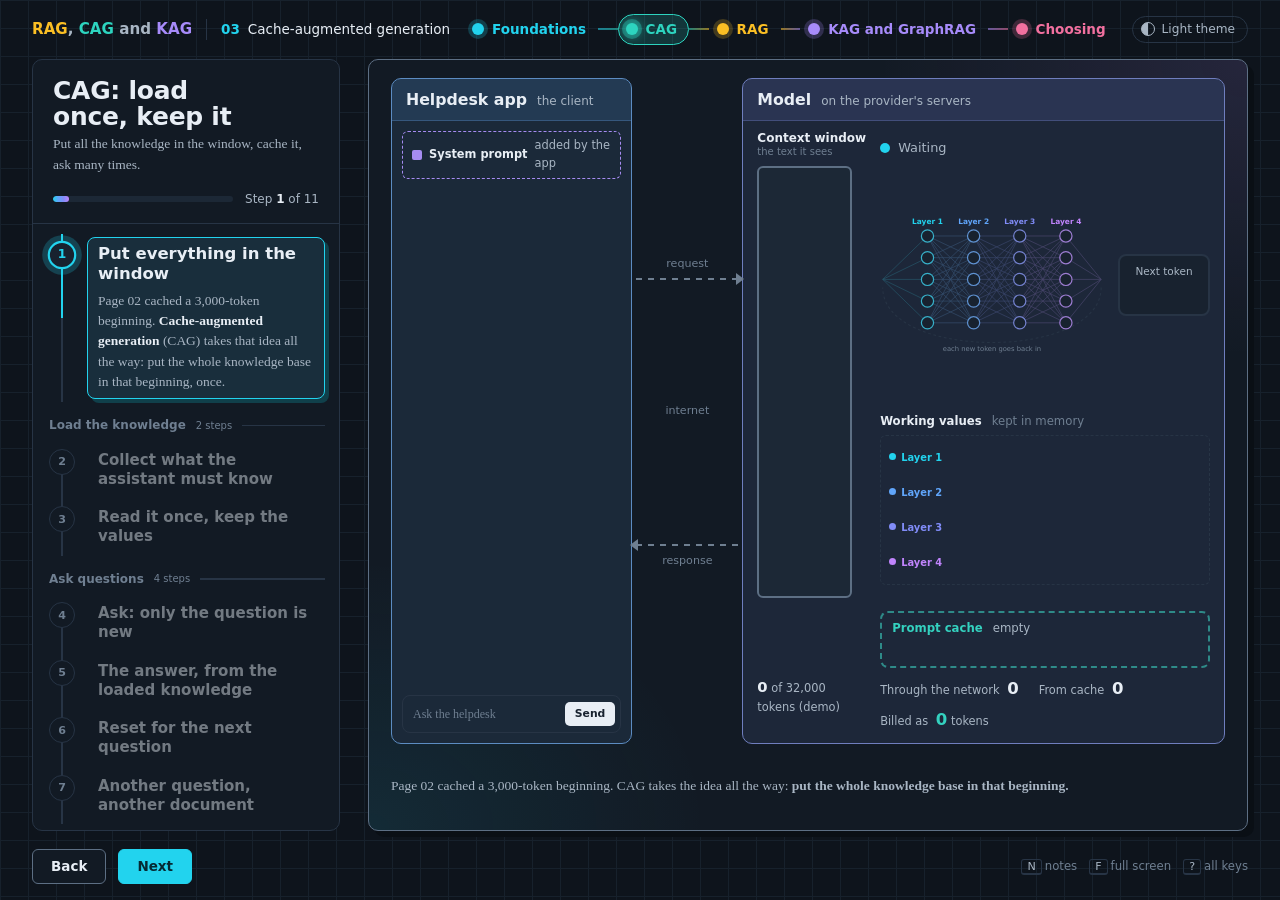
<file: 03-cag.html>
<!doctype html>
<html lang="en">
<head>
<meta charset="utf-8">
<meta name="viewport" content="width=device-width, initial-scale=1">
<title>Cache-Augmented Generation</title>
<link rel="stylesheet" href="assets/deck.css?v=8">
<style>
  /* =================== scene: client, network, server =================== */
  .scene {
    position: absolute;
    inset: 0;
    padding: 18px 22px 14px;
    display: grid;
    grid-template-columns: minmax(0, .8fr) minmax(110px, .34fr) minmax(0, 1.6fr);
    grid-template-rows: minmax(0, 1fr) auto;
    row-gap: 12px;
  }

  .box {
    min-height: 0;
    display: flex;
    flex-direction: column;
    background: var(--card);
    border: 1.5px solid var(--frame);
    border-radius: 10px;
    overflow: hidden;
  }
  .box-head {
    display: flex;
    align-items: baseline;
    gap: 10px;
    padding: 9px 14px 8px;
    border-bottom: 1.5px solid var(--rule);
    font-family: var(--font-ui);
  }
  .box-head b { font-size: 1.05em; }
  .box-head span { color: var(--ink-2); font-size: .8em; }
  .box.client { --tint: var(--c-history); }
  .box.server { --tint: var(--l3); }
  .box.client, .box.server {
    background: color-mix(in srgb, var(--tint) 5%, var(--card));
    border-color: color-mix(in srgb, var(--tint) 50%, var(--frame));
  }
  .box.client .box-head, .box.server .box-head {
    background: color-mix(in srgb, var(--tint) 13%, transparent);
    border-bottom-color: color-mix(in srgb, var(--tint) 30%, var(--rule));
  }

  /* ---------- client: the chat app ---------- */
  .sys-chip {
    margin: 10px 10px 0;
    padding: 5px 9px;
    border: 1.5px dashed var(--c-system);
    border-radius: 6px;
    font-family: var(--font-ui);
    font-size: .76em;
    color: var(--ink-2);
    display: flex;
    align-items: center;
    gap: 7px;
  }
  .sys-chip b { color: var(--ink); font-weight: 600; white-space: nowrap; }
  .sys-chip .sq { width: 10px; height: 10px; border-radius: 2px; background: var(--c-system); flex: none; }
  .sys-chip.pulse { animation: pulse 1.2s var(--ease) 2; }
  @keyframes pulse { 50% { background: color-mix(in srgb, var(--c-system) 20%, transparent); } }

  .conv-label {
    margin: 9px 10px 0;
    font-family: var(--font-ui);
    font-size: .74em;
    color: var(--ink-2);
    display: flex;
    gap: 7px;
    align-items: center;
  }
  .conv-label::before { content: ""; width: 10px; height: 10px; border-radius: 2px; background: var(--c-history); flex: none; }

  .chat {
    flex: 1;
    min-height: 0;
    overflow: hidden;
    display: flex;
    flex-direction: column;
    justify-content: flex-end;
    gap: 7px;
    margin: 6px 7px 7px;
    padding: 7px 5px;
    border-radius: 8px;
    border: 1.5px solid transparent;
    transition: border-color .4s, background .4s;
  }
  .chat.stored { border-color: var(--c-history); background: color-mix(in srgb, var(--c-history) 7%, transparent); }
  .chat.flash { animation: flash 1.1s var(--ease) 2; }
  @keyframes flash { 50% { background: color-mix(in srgb, var(--c-history) 22%, transparent); } }

  .msg {
    max-width: 90%;
    padding: 6px 10px;
    border-radius: 10px;
    font-size: .8em;
    line-height: 1.4;
    flex: none;
  }
  .msg.user { align-self: flex-end; background: var(--ink); color: var(--card); border-bottom-right-radius: 3px; }
  .msg.bot { align-self: flex-start; background: var(--sheet); border: 1.5px solid var(--rule); border-bottom-left-radius: 3px; }
  .msg.err { border-color: var(--c-danger); color: var(--c-danger); }
  .msg.more {
    align-self: stretch;
    max-width: none;
    text-align: center;
    font-family: var(--font-ui);
    font-size: .74em;
    color: var(--ink-2);
    padding: 4px 0;
    border-top: 1.5px dashed var(--rule);
    border-bottom: 1.5px dashed var(--rule);
    border-radius: 0;
  }
  .msg.file { display: flex; align-items: center; gap: 9px; font-family: var(--font-ui); }
  .msg.file small { display: block; opacity: .75; font-size: .85em; }
  .file-ic {
    width: 18px; height: 23px; flex: none;
    border: 1.5px solid currentColor;
    border-radius: 2px;
    background: linear-gradient(currentColor, currentColor) 3px 6px / 9px 1.5px no-repeat,
                linear-gradient(currentColor, currentColor) 3px 10px / 9px 1.5px no-repeat,
                linear-gradient(currentColor, currentColor) 3px 14px / 6px 1.5px no-repeat;
  }
  .msg[hidden] { display: none; }
  .msg.enter { animation: msgIn .4s var(--ease) both; }
  @keyframes msgIn {
    from { opacity: 0; transform: translateY(10px) scale(.97); }
    to { opacity: 1; transform: none; }
  }

  .input {
    margin: 0 10px 10px;
    display: flex;
    gap: 8px;
    align-items: center;
    border: 1.5px solid var(--rule);
    border-radius: 8px;
    padding: 5px 5px 5px 10px;
    min-height: 38px;
    font-size: .8em;
  }
  .input .txt { flex: 1; min-width: 0; color: var(--ink); white-space: nowrap; overflow: hidden; text-overflow: ellipsis; }
  .input .txt:empty:not(.typing)::before { content: "Ask the helpdesk"; color: var(--ink-3); }
  .input .txt.typing::after {
    content: "";
    display: inline-block;
    width: 2px; height: 1.05em;
    background: var(--ink);
    margin-left: 1px;
    vertical-align: -2px;
    animation: blink .8s steps(1) infinite;
  }
  @keyframes blink { 50% { opacity: 0; } }
  .input .send {
    font-family: var(--font-ui);
    font-weight: 600;
    font-size: .9em;
    background: var(--ink);
    color: var(--card);
    border-radius: 5px;
    padding: 4px 10px;
    transition: transform .15s;
  }
  .input .send.press { transform: scale(.88); }

  /* ---------- network between client and server ---------- */
  .wire { position: relative; }
  .lane {
    position: absolute;
    left: 4px; right: 4px;
    height: 2px;
    background: repeating-linear-gradient(90deg, var(--ink-3) 0 6px, transparent 6px 12px);
  }
  .lane.req { top: 30%; }
  .lane.res { top: 70%; }
  .lane.req::after, .lane.res::after { content: ""; position: absolute; top: -5px; border: 6px solid transparent; }
  .lane.req::after { right: -6px; border-left: 8px solid var(--ink-3); border-right: 0; }
  .lane.res::after { left: -6px; border-right: 8px solid var(--ink-3); border-left: 0; }
  .lane span {
    position: absolute;
    left: 50%;
    transform: translateX(-50%);
    font-family: var(--font-ui);
    font-size: .74em;
    color: var(--ink-3);
    white-space: nowrap;
  }
  .lane.req span { bottom: 8px; }
  .lane.res span { top: 8px; }
  .wire-cap {
    position: absolute;
    left: 0; right: 0; top: 50%;
    transform: translateY(-50%);
    text-align: center;
    font-family: var(--font-ui);
    font-size: .74em;
    color: var(--ink-3);
  }

  .packet {
    position: absolute;
    top: 30%;
    width: 184px;
    transform: translateY(-50%) scale(.9);
    opacity: 0;
    background: var(--card);
    border: 1.5px solid var(--frame);
    border-radius: 8px;
    box-shadow: 4px 4px 0 var(--shadow);
    padding: 7px 10px 6px;
    font-family: var(--font-ui);
    font-size: .74em;
    z-index: 5;
    left: -70px;
    transition: left 1.15s cubic-bezier(.55, .05, .3, 1), opacity .35s, transform .35s var(--ease);
  }
  .packet.on { opacity: 1; transform: translateY(-50%) scale(1); }
  .packet.at-server { left: calc(100% - 110px); }
  .packet.instant { transition: none; }
  .packet .ph { font-weight: 700; margin-bottom: 4px; display: flex; justify-content: space-between; }
  .packet .ph span { color: var(--ink-2); font-weight: 400; }
  .packet .row { display: grid; grid-template-columns: 10px 1fr auto; gap: 7px; align-items: center; padding: 1px 0; }
  .packet .row i { width: 10px; height: 10px; border-radius: 2px; }
  .packet .row b { font-weight: 400; color: var(--ink-2); font-variant-numeric: tabular-nums; }
  .packet .tot {
    margin-top: 4px;
    padding-top: 4px;
    border-top: 1.5px solid var(--rule);
    display: flex;
    justify-content: space-between;
    font-weight: 700;
    font-variant-numeric: tabular-nums;
  }

  .err-packet {
    position: absolute;
    top: 70%;
    left: calc(100% - 110px);
    width: 170px;
    transform: translateY(-50%);
    opacity: 0;
    background: var(--card);
    border: 2px solid var(--c-danger);
    color: var(--c-danger);
    border-radius: 8px;
    padding: 6px 9px;
    font-family: var(--font-ui);
    font-size: .74em;
    font-weight: 600;
    z-index: 5;
    transition: left 1s cubic-bezier(.55, .05, .3, 1), opacity .3s;
  }
  .err-packet.on { opacity: 1; }
  .err-packet.at-client { left: -60px; }
  .err-packet.instant { transition: none; }

  .stream { position: absolute; top: 70%; left: 4px; right: 4px; height: 0; opacity: 0; transition: opacity .3s; }
  .stream.on { opacity: 1; }
  .stream i {
    position: absolute;
    top: -6px;
    width: 12px; height: 12px;
    border-radius: 2px;
    background: var(--c-response);
    animation: flow 1s linear infinite;
  }
  .stream i:nth-child(2) { animation-delay: .25s; }
  .stream i:nth-child(3) { animation-delay: .5s; }
  .stream i:nth-child(4) { animation-delay: .75s; }
  .solo {
    position: absolute;
    top: calc(70% - 6px);
    left: calc(100% - 12px);
    width: 12px; height: 12px;
    border-radius: 2px;
    background: var(--c-response);
    opacity: 0;
    z-index: 4;
  }
  .solo.go { animation: flow 1s linear 1 both; }
  @keyframes flow {
    from { left: calc(100% - 12px); opacity: 0; }
    15% { opacity: 1; }
    85% { opacity: 1; }
    to { left: 0; opacity: 0; }
  }

  /* =================== server: the model =================== */
  .srv {
    flex: 1;
    min-height: 0;
    display: grid;
    grid-template-columns: auto minmax(0, 1fr) minmax(92px, auto);
    grid-template-rows: auto minmax(0, 1fr) minmax(0, .8fr) auto auto;
    grid-template-areas:
      "wl   status status"
      "win  net    out"
      "win  tray   tray"
      "win  cache  cache"
      "wu   meta   meta";
    column-gap: 14px;
    row-gap: 8px;
    padding: 10px 14px 10px;
    font-family: var(--font-ui);
  }
  .area-label { font-weight: 600; font-size: .8em; line-height: 1.2; }
  .area-label small { display: block; font-weight: 400; color: var(--ink-3); }

  /* context window column */
  .wl { grid-area: wl; align-self: end; }
  /* the column keeps 14% of its height free below the window, so an overflow always has room */
  .col {
    grid-area: win;
    position: relative;
    width: clamp(92px, 7.4vw, 140px);
  }
  .cw-box {
    position: absolute;
    left: 0; right: 0; top: 0;
    height: 86%;
    border: 2px solid var(--frame);
    border-radius: 6px;
    background: var(--cell-empty);
    transition: border-color .3s;
  }
  .col.over .cw-box { border-color: var(--c-danger); }
  .wu { grid-area: wu; font-size: .76em; color: var(--ink-2); }
  .wu b { color: var(--ink); font-size: 1.3em; font-variant-numeric: tabular-nums; }
  .wu.over b { color: var(--c-danger); }

  .seg {
    position: absolute;
    left: 3px; right: 3px;
    min-height: 5px;
    border-radius: 3px;
    color: var(--on-color);
    font-size: .66em;
    font-weight: 600;
    line-height: 1.2;
    padding: 3px 5px;
    overflow: hidden;
    white-space: nowrap;
    text-overflow: ellipsis;
    transition:
      height .6s var(--ease) var(--d, 0s),
      opacity .4s var(--ease) var(--d, 0s),
      transform .4s var(--ease) var(--d, 0s);
  }
  .seg.slow { transition: height var(--grow, 1.8s) linear; }
  .seg.leave { opacity: 0; transform: translateX(26px); }
  .seg.system { background: var(--c-system); }
  .seg.history { background: var(--c-history); }
  .seg.docs { background: var(--c-docs); }
  .seg.question { background: var(--c-question); }
  .seg.response { background: var(--c-response); }
  .seg.room {
    background: repeating-linear-gradient(135deg,
      color-mix(in srgb, var(--c-response) 30%, transparent) 0 3px, transparent 3px 6px);
    border: 1.5px dashed var(--c-response);
    color: var(--c-response);
  }
  .seg { z-index: 1; }
  .over-zone {
    position: absolute;
    left: 0; right: 0;
    top: 86%;
    height: 0;
    border: 2px dashed var(--c-danger);
    border-top: 0;
    border-radius: 0 0 6px 6px;
    background: repeating-linear-gradient(135deg,
      color-mix(in srgb, var(--c-danger) 30%, transparent) 0 4px, transparent 4px 8px);
    opacity: 0;
    z-index: 0;
    transition: opacity .4s, height .6s var(--ease);
  }
  .col.over .over-zone { opacity: 1; }

  /* status line */
  .status { grid-area: status; display: flex; align-items: center; gap: 8px; font-weight: 600; font-size: .86em; align-self: end; }
  .status i { width: 10px; height: 10px; border-radius: 50%; background: var(--ink-3); flex: none; }
  .status.reading i { background: var(--ink); animation: beat .7s ease-in-out infinite; }
  .status.writing i { background: var(--c-response); animation: beat .5s ease-in-out infinite; }
  .status.error { color: var(--c-danger); }
  .status.error i { background: var(--c-danger); }
  .status.idle { color: var(--ink-2); font-weight: 400; }
  .status.idle i { background: var(--accent); }
  @keyframes beat { 50% { transform: scale(1.5); opacity: .6; } }

  /* the neural network */
  .net { grid-area: net; position: relative; min-height: 0; }
  .net svg { position: absolute; inset: 0; width: 100%; height: 100%; overflow: visible; }
  /* each layer has its own colour; the reading wave takes it, the writing pass is pink */
  .net .n0, .net .e0, .net .lt0 { --lc: var(--l1); }
  .net .n1, .net .e1, .net .lt1 { --lc: var(--l2); }
  .net .n2, .net .e2, .net .lt2 { --lc: var(--l3); }
  .net .n3, .net .e3, .net .lt3, .net .e4 { --lc: var(--l4); }
  .net .n, .net .e { --wave: var(--lc); }
  .net.writing .n, .net.writing .e { --wave: var(--c-response); }
  .net .e { stroke: color-mix(in srgb, var(--lc) 22%, var(--rule)); stroke-width: 1; transition: stroke .2s, stroke-width .2s; }
  .net .e.hot { stroke: var(--wave); stroke-width: 1.7; }
  .net .n { fill: var(--card); stroke: color-mix(in srgb, var(--lc) 65%, var(--frame)); stroke-width: 1.8; transition: fill .2s, stroke .2s; }
  .net .n.hot { fill: var(--wave); stroke: var(--wave); filter: drop-shadow(0 0 4px color-mix(in srgb, var(--wave) 70%, transparent)); }
  .net .lt { font-family: var(--font-ui); font-size: 11px; font-weight: 700; fill: var(--lc); text-anchor: middle; }
  .net .loop { fill: none; stroke: var(--rule); stroke-width: 1.5; stroke-dasharray: 4 4; transition: stroke .2s; }
  .net .loop.hot { stroke: var(--c-response); animation: dash .5s linear infinite; }
  .net .loop-lab { font-family: var(--font-ui); font-size: 10px; fill: var(--ink-3); text-anchor: middle; }
  @keyframes dash { to { stroke-dashoffset: -16; } }
  .net .ft { opacity: 0; }
  .net.feeding .ft { animation: feed .8s linear infinite; }
  @keyframes feed {
    from { transform: translateX(-6px); opacity: 0; }
    25% { opacity: 1; }
    to { transform: translateX(46px); opacity: 0; }
  }
  .net.busy .n { animation: busy .24s ease-in-out infinite alternate; }
  .net.busy .n:nth-of-type(3n) { animation-delay: .08s; }
  .net.busy .n:nth-of-type(3n+1) { animation-delay: .16s; }
  @keyframes busy { to { fill: var(--c-response); stroke: var(--c-response); } }
  .net-note { position: absolute; left: 0; right: 0; bottom: -2px; text-align: center; font-size: .66em; color: var(--ink-3); }

  /* output */
  .out { grid-area: out; align-self: center; text-align: center; }
  .outbox {
    border: 2px solid var(--rule);
    border-radius: 8px;
    padding: 7px 8px 8px;
    background: var(--card);
    transition: border-color .3s;
  }
  .outbox.live { border-color: var(--c-response); }
  .outbox small { display: block; font-size: .7em; color: var(--ink-2); }
  .outbox b {
    display: block;
    min-height: 1.25em;
    font-size: 1.45em;
    line-height: 1.25;
    color: var(--c-response);
    white-space: pre;
  }
  .outbox b.pop { animation: pop .3s var(--ease); }
  @keyframes pop { from { transform: scale(.6); opacity: 0; } to { transform: none; opacity: 1; } }

  /* working values tray */
  .tray { grid-area: tray; min-height: 0; display: flex; flex-direction: column; gap: 5px; }
  .tray-head { display: flex; align-items: baseline; gap: 10px; font-size: .78em; white-space: nowrap; overflow: hidden; }
  .tray-head b { font-weight: 600; }
  .tray-head span { color: var(--ink-3); }
  .tray-head .same-note { color: var(--ink); display: none; align-items: center; gap: 6px; font-weight: 600; animation: capIn .4s var(--ease) both; }
  .tray.same .tray-head .sub { display: none; }
  .tray-head .same-note::before { content: ""; width: 16px; height: 10px; border: 2px dashed var(--ink); border-radius: 3px; }
  .tray.same .same-note { display: inline-flex; }
  .tray-rows {
    position: relative;
    flex: 1;
    min-height: 0;
    display: grid;
    grid-template-columns: 50px minmax(0, 1fr);
    grid-template-rows: repeat(4, minmax(0, 1fr));
    row-gap: 4px;
    column-gap: 8px;
    border: 1.5px dashed var(--rule);
    border-radius: 6px;
    padding: 6px 8px;
  }
  .tlab { font-size: .66em; font-weight: 700; color: var(--lc); align-self: center; text-align: right; white-space: nowrap; }
  .tlab::before {
    content: "";
    display: inline-block;
    width: 7px; height: 7px;
    border-radius: 50%;
    background: var(--lc);
    margin-right: 5px;
    vertical-align: 1px;
  }
  .tsegs { display: flex; gap: 2px; min-height: 0; border-radius: 3px; transition: box-shadow .2s; }
  .tsegs.read { box-shadow: 0 0 0 2px var(--c-response); }
  .tseg {
    --k: var(--ink-3);
    height: 100%;
    flex: none;
    border-radius: 2px;
    background-color: var(--k);
    background-image: repeating-linear-gradient(90deg, transparent 0 3px, color-mix(in srgb, var(--card) 45%, transparent) 3px 4px);
    transform: scaleX(0);
    transform-origin: left;
    transition: transform .45s var(--ease) var(--d, 0s), width var(--wdur, .5s) linear, opacity .4s;
  }
  .tseg.on { transform: scaleX(1); }
  .tseg.leave { opacity: 0; }
  .tray.instant .tseg { transition: none; }
  .tseg.system { --k: var(--c-system); }
  .tseg.history { --k: var(--c-history); }
  .tseg.question { --k: var(--c-question); }
  .tseg.response { --k: var(--c-response); }
  .same-wrap { grid-area: 1 / 2 / span 4 / 3; position: relative; pointer-events: none; }
  .same-box {
    position: absolute;
    left: -4px; top: -4px; bottom: -4px;
    border: 2px dashed var(--ink);
    border-radius: 5px;
    opacity: 0;
    transition: opacity .5s;
  }
  .tray.same .same-box { opacity: 1; }
  .tray-legend { display: flex; flex-wrap: wrap; gap: 4px 14px; font-size: .72em; color: var(--ink-2); min-height: 1.2em; }
  .tray-legend span { display: inline-flex; align-items: center; gap: 6px; }
  .tray-legend i { width: 9px; height: 9px; border-radius: 2px; }
  .tray-legend b { color: var(--ink); font-weight: 600; font-variant-numeric: tabular-nums; }

  /* counters */
  .meta { grid-area: meta; display: flex; align-items: baseline; gap: 6px 20px; flex-wrap: wrap; font-size: .76em; color: var(--ink-2); }
  .meta b { color: var(--ink); font-size: 1.45em; font-variant-numeric: tabular-nums; margin-left: 4px; }
  .meta .memo { margin-left: auto; }
  .meta .memo strong { color: var(--ink); }
  .memo.flash strong { animation: memoFlash 1.2s var(--ease) 2; }
  @keyframes memoFlash { 50% { color: var(--c-danger); } }

  /* ---------- callout row under the scene ---------- */
  .callout { grid-column: 1 / -1; position: relative; min-height: 60px; }
  .callout > div { position: absolute; inset: 0; display: flex; align-items: center; gap: 18px; }
  .callout .big {
    font-family: var(--font-ui);
    font-weight: 700;
    font-size: clamp(19px, 1.6vw, 29px);
    line-height: 1.15;
  }
  .callout .small { color: var(--ink-2); font-size: .9em; max-width: 60em; }
  .chips { display: flex; flex-wrap: wrap; gap: 4px; }
  .chip {
    font-family: var(--font-ui);
    font-size: .9em;
    padding: 2px 8px 3px;
    border-radius: 4px;
    border: 1.5px solid var(--c-question);
    background: color-mix(in srgb, var(--c-question) 14%, var(--card));
    white-space: pre;
  }
  .chip:nth-child(even) { background: var(--card); }
  .callout .eq { font-family: var(--font-ui); color: var(--ink-2); }
  .callout .eq b { color: var(--ink); }

  /* =================== chart layer (last step) =================== */
  .chart {
    display: grid;
    grid-template-rows: auto minmax(0, 1fr) auto auto;
    gap: 12px;
    font-family: var(--font-ui);
  }
  .chart-head { display: flex; align-items: baseline; justify-content: space-between; gap: 12px 24px; flex-wrap: wrap; }
  .chart-head h2 { margin: 0; font-size: 1.25em; }
  .chart-key { display: flex; gap: 18px; font-size: .82em; color: var(--ink-2); flex-wrap: wrap; }
  .chart-key span { display: inline-flex; align-items: center; gap: 7px; }
  .chart-key i { width: 14px; height: 14px; border-radius: 2px; }
  .hatch {
    background: repeating-linear-gradient(135deg, var(--ink-3) 0 3px, color-mix(in srgb, var(--ink-3) 35%, transparent) 3px 6px);
  }
  .plot { position: relative; min-height: 0; margin-left: 44px; border-left: 1.5px solid var(--frame); border-bottom: 1.5px solid var(--frame); }
  .gridline { position: absolute; left: 0; right: 0; border-top: 1px dashed var(--rule); }
  .gridline span { position: absolute; right: calc(100% + 8px); top: -.65em; font-size: .72em; color: var(--ink-3); font-variant-numeric: tabular-nums; }
  .bars { position: absolute; inset: 0 6px 0 6px; display: flex; align-items: flex-end; gap: 5px; }
  .bar {
    flex: 1;
    height: 100%;
    display: flex;
    flex-direction: column;
    justify-content: flex-end;
    transform: scaleY(0);
    transform-origin: bottom;
    transition: transform .55s var(--ease) calc(var(--i) * 45ms + .15s);
  }
  .chart.is-on .bar { transform: scaleY(1); }
  .bar .new { background: var(--c-question); border-radius: 2px 2px 0 0; }
  .xaxis { margin-left: 50px; margin-right: 6px; display: flex; gap: 5px; font-size: .72em; color: var(--ink-3); }
  .xaxis span { flex: 1; text-align: center; font-variant-numeric: tabular-nums; }
  .totals { display: flex; gap: 16px 40px; align-items: flex-end; flex-wrap: wrap; border-top: 1.5px solid var(--rule); padding-top: 12px; }
  .totals .t b { display: block; font-size: clamp(26px, 2.4vw, 42px); line-height: 1; font-variant-numeric: tabular-nums; }
  .totals .t span { font-size: .82em; color: var(--ink-2); }
  .totals .t.alt b { color: var(--ink-2); }
  .totals .foot { margin-left: auto; font-size: .76em; color: var(--ink-3); max-width: 22em; font-family: var(--font-text); }

  /* =================== page 02: prompt caching =================== */

  /* text served from cache: outlined in the cache colour */
  .seg.hit { box-shadow: inset 0 0 0 2.5px var(--c-cache); }
  .seg.date { background: var(--c-danger); }
  .tseg.date { --k: var(--c-danger); }
  .tseg.docs { --k: var(--c-docs); }
  .tseg.cached { box-shadow: 0 0 0 2px var(--c-cache); }
  .tseg.fromcache { animation: fromCache 1s var(--ease); }
  @keyframes fromCache {
    0% { transform: translateY(30px) scaleX(1); opacity: 0; }
    60% { opacity: 1; }
    100% { transform: none; }
  }

  /* the prompt cache: kept between requests */
  .cache {
    grid-area: cache;
    border: 2px dashed color-mix(in srgb, var(--c-cache) 55%, var(--rule));
    border-radius: 8px;
    padding: 6px 10px 8px;
    display: grid;
    gap: 5px;
    transition: border-color .3s, background .3s;
  }
  .cache.has { border-style: solid; border-color: var(--c-cache); background: color-mix(in srgb, var(--c-cache) 7%, transparent); }
  .cache-head { display: flex; align-items: baseline; gap: 10px; font-size: .78em; white-space: nowrap; overflow: hidden; }
  .cache-head b { color: var(--c-cache); font-weight: 700; }
  .cache-head span { color: var(--ink-2); overflow: hidden; text-overflow: ellipsis; }
  .cache-head .cache-flag, .cache-head .ttl, .cache-head b { flex: none; }
  .cache-head .ttl { margin-left: auto; color: var(--ink); font-weight: 700; font-variant-numeric: tabular-nums; }
  .cache-head .ttl.low { color: var(--c-danger); }
  .cache-bar { display: flex; gap: 2px; height: 16px; }
  .cseg {
    --k: var(--ink-3);
    height: 100%;
    border-radius: 2px;
    background-color: var(--k);
    background-image: repeating-linear-gradient(90deg, transparent 0 3px, color-mix(in srgb, var(--card) 45%, transparent) 3px 4px);
    transform: scaleX(0);
    transform-origin: left;
    transition: transform .6s var(--ease) var(--d, 0s), opacity .5s;
  }
  .cseg.on { transform: scaleX(1); }
  .cseg.instant { transition: none; }
  .cseg.leave { opacity: 0; }
  .cseg.system { --k: var(--c-system); }
  .cseg.docs { --k: var(--c-docs); }
  .cseg.history { --k: var(--c-history); }
  .cseg.question { --k: var(--c-question); }
  .cseg.date { --k: var(--c-danger); }
  .cache.hit { animation: cacheHit 1.1s var(--ease); }
  @keyframes cacheHit { 40% { box-shadow: 0 0 0 6px color-mix(in srgb, var(--c-cache) 35%, transparent); } }
  .cache.miss { animation: cacheMiss .7s var(--ease); border-color: var(--c-danger); }
  @keyframes cacheMiss {
    20% { transform: translateX(-5px); }
    40% { transform: translateX(4px); }
    60% { transform: translateX(-3px); }
    80% { transform: translateX(2px); }
  }
  .cache-flag {
    font-size: .74em;
    font-weight: 700;
    border-radius: 999px;
    padding: 0 8px 1px;
    opacity: 0;
    transition: opacity .3s;
  }
  .cache-flag.on { opacity: 1; }
  .cache-flag.hit { color: var(--on-color); background: var(--c-cache); }
  .cache-flag.miss { color: #fff; background: var(--c-danger); }
  .cache-flag.write { color: var(--c-cache); border: 1.5px solid var(--c-cache); }

  /* billing line */
  .meta .bill b { color: var(--c-cache); }
  .meta .bill small { color: var(--ink-3); margin-left: 4px; }

  /* the cache marker inside a request packet */
  .packet .mk {
    margin: 3px 0;
    border-top: 2px dashed var(--c-cache);
    color: var(--c-cache);
    font-size: .86em;
    font-weight: 700;
    padding-top: 1px;
  }
  .packet .row.d i { background: var(--c-danger); }

  /* the app's stable beginning, in the client */
  .sys-chip .policy { color: var(--c-docs); font-weight: 600; }

  /* clock shown while time passes */
  .clock {
    position: absolute;
    left: 36%; top: 42%;
    transform: translate(-50%, -50%) scale(.9);
    z-index: 6;
    background: var(--card);
    border: 2px solid var(--c-cache);
    border-radius: 12px;
    padding: 10px 18px;
    text-align: center;
    font-family: var(--font-ui);
    opacity: 0;
    pointer-events: none;
    transition: opacity .3s, transform .3s var(--ease);
  }
  .clock.on { opacity: 1; transform: translate(-50%, -50%); }
  .clock b { display: block; font-size: 1.8em; font-variant-numeric: tabular-nums; }
  .clock span { font-size: .8em; color: var(--ink-2); }

  /* =================== explainer layers =================== */
  .explain {
    display: grid;
    grid-template-rows: auto minmax(0, 1fr) auto;
    gap: 18px;
    font-family: var(--font-ui);
  }
  .explain h2 { margin: 0; font-size: 1.3em; }
  .explain .lead { margin: 4px 0 0; font-family: var(--font-text); color: var(--ink-2); max-width: 54em; }
  .explain .foot { font-size: .78em; color: var(--ink-3); font-family: var(--font-text); }

  .reqs { display: grid; gap: 26px; align-content: center; }
  .req { display: grid; grid-template-columns: 9.5em minmax(0, 1fr); gap: 16px; align-items: center; }
  .req-name { font-weight: 700; }
  .req-name small { display: block; font-weight: 400; color: var(--ink-2); font-size: .82em; }
  .rbar { position: relative; display: flex; gap: 2px; height: 48px; }
  .rbar > span {
    height: 100%;
    border-radius: 3px;
    display: flex;
    align-items: center;
    padding: 0 8px;
    font-size: .78em;
    font-weight: 600;
    color: var(--on-color);
    white-space: nowrap;
    overflow: hidden;
  }
  .rbar .system { background: var(--c-system); }
  .rbar .docs { background: var(--c-docs); }
  .rbar .history { background: var(--c-history); }
  .rbar .question { background: var(--c-question); }
  .rbar .date { background: var(--c-danger); color: #fff; }
  .rbar .tools { background: var(--c-tools); }
  .rbar .cachedpart { box-shadow: inset 0 0 0 3px var(--c-cache); }
  .rbar .missed { opacity: .45; }
  .rbar > .marker {
    overflow: visible;
    position: absolute;
    top: -12px; bottom: -12px;
    width: 0;
    border-left: 3px dashed var(--c-cache);
    padding: 0;
  }
  .rbar .marker::after {
    content: "cache marker";
    position: absolute;
    top: -18px; left: -40px;
    width: 80px;
    text-align: center;
    font-size: .72em;
    font-weight: 700;
    color: var(--c-cache);
  }
  .verdict { display: inline-flex; align-items: center; gap: 8px; font-weight: 700; margin-top: 8px; font-size: .9em; }
  .verdict.ok { color: var(--c-cache); }
  .verdict.bad { color: var(--c-danger); }
  .brace { display: flex; gap: 2px; margin-top: 6px; font-size: .76em; color: var(--ink-2); }
  .brace span { border-top: 2px solid currentColor; padding-top: 3px; text-align: center; }
  .brace .c { color: var(--c-cache); }
  .brace .n { color: var(--ink-2); }

  .rule-list { display: flex; flex-wrap: wrap; gap: 8px; align-items: center; font-size: .9em; }
  .rule-list .tk { background: var(--card); border: 1.5px solid var(--rule); border-radius: 6px; padding: 3px 9px; }
  .rule-list .arrow { color: var(--ink-3); }

  /* price table */
  .prices { width: 100%; border-collapse: collapse; font-size: .92em; align-self: center; }
  .prices th, .prices td { text-align: left; padding: 12px 14px; border-bottom: 1.5px solid var(--rule); vertical-align: top; }
  .prices th { font-size: .8em; color: var(--ink-2); font-weight: 600; }
  .prices td:first-child { font-weight: 700; white-space: nowrap; }
  .prices td b { color: var(--c-cache); }
  .prices td small { display: block; color: var(--ink-3); font-family: var(--font-text); margin-top: 2px; }

  /* the 20-question chart reuses page 01's chart styles */
  .bar-c .cachepart { background: color-mix(in srgb, var(--c-cache) 75%, var(--card)); }

  /* =================== page 03: CAG =================== */
  :root { --c-doc2: color-mix(in srgb, var(--c-docs) 70%, var(--c-danger)); --c-doc3: color-mix(in srgb, var(--c-docs) 70%, #ffffff); }
  .seg.doc1 { background: var(--c-docs); }
  .seg.doc2 { background: var(--c-doc2); }
  .seg.doc3 { background: var(--c-doc3); }
  .tseg.doc1, .cseg.doc1 { --k: var(--c-docs); }
  .tseg.doc2, .cseg.doc2 { --k: var(--c-doc2); }
  .tseg.doc3, .cseg.doc3 { --k: var(--c-doc3); }

  /* the knowledge base in the client */
  .kb {
    margin: 9px 10px 0;
    padding: 8px 10px;
    border: 1.5px solid color-mix(in srgb, var(--p-cag) 55%, var(--rule));
    border-radius: 8px;
    background: color-mix(in srgb, var(--p-cag) 7%, transparent);
    font-family: var(--font-ui);
    font-size: .78em;
    display: grid;
    gap: 3px;
  }
  .kb-head { display: flex; justify-content: space-between; gap: 8px; margin-bottom: 2px; }
  .kb-head b { color: var(--p-cag); }
  .kb-head span { color: var(--ink-2); }
  .kb-doc { display: grid; grid-template-columns: 10px 1fr auto; gap: 7px; align-items: center; }
  .kb-doc i { width: 10px; height: 13px; border-radius: 2px; }
  .kb-doc b { font-weight: 400; color: var(--ink-2); font-variant-numeric: tabular-nums; }
  .kb.pulse { animation: kbPulse 1.2s var(--ease) 2; }
  @keyframes kbPulse { 50% { background: color-mix(in srgb, var(--p-cag) 22%, transparent); } }

  /* cards and checklists on the explainer layers */
  .cards { display: grid; grid-template-columns: repeat(2, minmax(0, 1fr)); gap: 16px; align-content: center; }
  .card {
    border: 1.5px solid color-mix(in srgb, var(--p-cag) 45%, var(--rule));
    border-radius: 10px;
    background: color-mix(in srgb, var(--p-cag) 6%, var(--sheet));
    padding: 14px 16px;
  }
  .card b { display: block; font-size: 1.08em; margin-bottom: 4px; }
  .card span { font-family: var(--font-text); color: var(--ink-2); font-size: .92em; }
  .checks { list-style: none; margin: 0; padding: 0; display: grid; grid-template-columns: repeat(2, minmax(0, 1fr)); gap: 12px 26px; align-content: center; counter-reset: c; }
  .checks li { position: relative; padding-left: 42px; counter-increment: c; }
  .checks li::before {
    content: counter(c);
    position: absolute;
    left: 0; top: 0;
    width: 28px; height: 28px;
    border-radius: 50%;
    background: var(--p-cag);
    color: var(--on-color);
    display: grid;
    place-items: center;
    font-weight: 700;
    font-size: .85em;
  }
  .checks b { display: block; }
  .checks span { font-family: var(--font-text); color: var(--ink-2); font-size: .9em; }
  .source { font-family: var(--font-text); font-size: .8em; color: var(--ink-3); }
  .source a { color: var(--ink-2); }

  /* cost comparison bars */
  .costs { display: grid; gap: 22px; align-content: center; }
  .cost-row { display: grid; grid-template-columns: 13em minmax(0, 1fr) 7em; gap: 16px; align-items: center; }
  .cost-row .lbl { font-weight: 700; }
  .cost-row .lbl small { display: block; font-weight: 400; color: var(--ink-2); font-size: .82em; }
  .cost-row .val { font-variant-numeric: tabular-nums; font-weight: 700; font-size: 1.2em; text-align: right; }
  .cost-bar { height: 34px; border-radius: 4px; transform-origin: left; transform: scaleX(0); transition: transform .9s var(--ease) var(--delay, 0s); }
  .is-on .cost-bar, .cost-bar.on { transform: scaleX(1); }
  .cost-bar.full { background: repeating-linear-gradient(135deg, var(--ink-3) 0 4px, color-mix(in srgb, var(--ink-3) 40%, transparent) 4px 8px); }
  .cost-bar.cag { background: var(--p-cag); }
  .cost-bar.load { background: color-mix(in srgb, var(--p-cag) 45%, var(--card)); border: 2px dashed var(--p-cag); }
</style>
</head>
<body data-prev="02-prompt-caching.html" data-next="04-cag-limits.html" data-topic="03">
<div class="deck">
  <header class="topbar">
    <span class="sec">03</span>
    <span class="name">Cache-augmented generation</span>
    <span class="spacer"></span>
    <a href="index.html">Agenda</a>
  </header>

  <main class="layout tl">
    <aside class="tl-col">
      <div class="tl-head">
        <h1>CAG: load once, keep it</h1>
        <p class="sub">Put all the knowledge in the window, cache it, ask many times.</p>
      </div>
      <ol id="timeline" class="timeline"></ol>
    </aside>

    <section class="stage" aria-label="Animation">

      <!-- =========== client, network, server =========== -->
      <div class="scene" data-show="0-6,10">

        <div class="box client">
          <div class="box-head"><b>Helpdesk app</b><span>the client</span></div>
          <div class="sys-chip" id="sys-chip"><span class="sq"></span><b>System prompt</b> added by the app</div>
          <div class="kb" id="kb" data-show="1+">
            <div class="kb-head"><b>Knowledge base</b><span class="num">24,000 tokens</span></div>
            <div class="kb-doc"><i style="background:var(--c-docs)"></i>Leave policy<b>6,000</b></div>
            <div class="kb-doc"><i style="background:var(--c-doc2)"></i>Expenses policy<b>8,000</b></div>
            <div class="kb-doc"><i style="background:var(--c-doc3)"></i>IT handbook<b>10,000</b></div>
          </div>
          <div class="chat" id="chat">
            <div class="msg user" data-from="3" data-id="q1">How many days of annual leave do I get?</div>
            <div class="msg bot" data-from="4" data-early="3" data-first="Full" data-id="a1">Full-time staff get 25 days a year, plus public holidays.</div>
            <div class="msg user" data-from="6" data-id="q2">Can I expense a taxi to the airport?</div>
            <div class="msg bot" data-from="6" data-first="Yes" data-id="a2">Yes, for business trips, with a receipt and within the limits in the expenses policy.</div>
          </div>
          <div class="input"><span class="txt" id="typed"></span><span class="send" id="send">Send</span></div>
        </div>

        <div class="wire">
          <div class="lane req"><span>request</span></div>
          <div class="wire-cap">internet</div>
          <div class="lane res"><span>response</span></div>
          <div class="packet" id="packet"></div>
          <div class="stream" id="stream"><i></i><i></i><i></i><i></i></div>
          <i class="solo" id="solo"></i>
        </div>

        <div class="box server">
          <div class="box-head"><b>Model</b><span>on the provider's servers</span></div>
          <div class="srv">
            <div class="area-label wl">Context window<small>the text it sees</small></div>
            <div class="col" id="cw"><div class="cw-box"></div><div class="over-zone" id="over-zone"></div></div>
            <div class="wu" id="wu"><b id="used" class="num">0</b> of 32,000<br>tokens (demo)</div>
            <div class="status idle" id="status"><i></i><span>Waiting</span></div>
            <div class="net" id="net"><svg id="net-svg" viewBox="0 0 330 205" preserveAspectRatio="xMidYMid meet" aria-label="Neural network with four layers"></svg></div>
            <div class="out"><div class="outbox" id="outbox"><small>Next token</small><b id="out-tok"></b></div></div>
            <div class="tray" id="tray">
              <div class="tray-head"><b>Working values</b><span class="sub">kept in memory</span></div>
              <div class="tray-rows">
                <div class="tlab" style="grid-area:1/1;--lc:var(--l1)">Layer 1</div><div class="tsegs" style="grid-area:1/2"></div>
                <div class="tlab" style="grid-area:2/1;--lc:var(--l2)">Layer 2</div><div class="tsegs" style="grid-area:2/2"></div>
                <div class="tlab" style="grid-area:3/1;--lc:var(--l3)">Layer 3</div><div class="tsegs" style="grid-area:3/2"></div>
                <div class="tlab" style="grid-area:4/1;--lc:var(--l4)">Layer 4</div><div class="tsegs" style="grid-area:4/2"></div>
              </div>
              <div class="tray-legend" id="tray-legend"></div>
            </div>
            <div class="cache" id="cache">
              <div class="cache-head"><b>Prompt cache</b><span id="cache-note">empty</span><span class="cache-flag" id="cache-flag"></span><span class="ttl" id="ttl"></span></div>
              <div class="cache-bar" id="cache-bar"></div>
            </div>
            <div class="meta">
              <span>Through the network <b id="c-net" class="num">0</b></span>
              <span>From cache <b id="c-cache" class="num">0</b></span>
              <span class="bill">Billed as <b id="c-bill" class="num">0</b> tokens<small id="c-base"></small></span>
            </div>
          </div>
        </div>

        <div class="callout">
          <div data-show="0"><span class="small">Page 02 cached a 3,000-token beginning. CAG takes the idea all the way: <strong>put the whole knowledge base in that beginning.</strong></span></div>
          <div data-show="1"><span class="small">Three documents, 24,000 tokens. They fit the window with room left for a question and an answer.</span></div>
          <div data-show="2"><span class="big mark">Read the knowledge once. Keep the values.</span><span class="small">No question yet: this is done ahead of time.</span></div>
          <div data-show="3"><span class="big num mark">Only 12 tokens go through the network.</span><span class="small">No search step: the model already holds every document.</span></div>
          <div data-show="5"><span class="big mark">Reset: drop the question, keep the knowledge.</span></div>
          <div data-show="6"><span class="big mark">A different document, still no search.</span><span class="small">The answer comes from the expenses policy, already in the window.</span></div>
          <div data-show="10"><span class="big mark">Load once, ask many times.</span><span class="small">Until the knowledge grows too big, changes too often, or gets lost in a long window.</span></div>
        </div>
      </div>

      <!-- =========== 7: what each question costs =========== -->
      <div class="layer explain" data-show="7">
        <div>
          <h2>What each question costs</h2>
          <p class="lead">The knowledge is paid for once when it's loaded, then read from the cache at a tenth of the price for every question.</p>
        </div>
        <div class="costs">
          <div class="cost-row"><div class="lbl">Without caching<small>every question re-reads 24,512 tokens</small></div><div><div class="cost-bar full" style="width:80%"></div></div><div class="val num">24,512</div></div>
          <div class="cost-row"><div class="lbl">Loading the knowledge<small>once, written to the cache at 1.25×</small></div><div><div class="cost-bar load" style="width:100%;--delay:.2s"></div></div><div class="val num">30,625</div></div>
          <div class="cost-row"><div class="lbl">Each question with CAG<small>24,500 from the cache + 12 new</small></div><div><div class="cost-bar cag" style="width:8%;--delay:.4s"></div></div><div class="val num">2,462</div></div>
        </div>
        <div class="foot">Billed input in tokens, at Claude's usual rates. From the second question on, CAG is cheaper; by the tenth, over 75% cheaper overall. In the CAG paper, answering from a precomputed cache took 2.26 s versus 92 s when an 85,000-token context was read from scratch each time (Llama 3.1 8B, HotPotQA).</div>
      </div>

      <!-- =========== 8: why teams like it =========== -->
      <div class="layer explain" data-show="8">
        <div>
          <h2>Why teams like CAG</h2>
          <p class="lead">It is the simplest way to give a model your knowledge, and often good enough.</p>
        </div>
        <div class="cards">
          <div class="card" data-show="8" data-anim="up"><b>No retrieval pipeline</b><span>No splitting documents into chunks, no embeddings, no vector database to build and keep in sync.</span></div>
          <div class="card" data-show="8" data-anim="up" style="--delay:.1s"><b>Nothing to miss</b><span>The model sees every document, so there is no search step that can bring back the wrong passage.</span></div>
          <div class="card" data-show="8" data-anim="up" style="--delay:.2s"><b>Answers can combine documents</b><span>A question that touches the leave policy and the IT handbook works, because both are in the window.</span></div>
          <div class="card" data-show="8" data-anim="up" style="--delay:.3s"><b>Fast and cheap once loaded</b><span>Each question only processes its own tokens. The knowledge comes from the cache.</span></div>
        </div>
        <div class="source">In the paper that named CAG (Chan et al., 2024, "Don't Do RAG"), preloading the documents matched or beat retrieval in 5 of 6 test settings on SQuAD and HotPotQA, with 21,000 to 85,000 tokens of knowledge. The authors note it suits knowledge bases that fit comfortably in the window.</div>
      </div>

      <!-- =========== 9: using CAG well =========== -->
      <div class="layer explain" data-show="9">
        <div>
          <h2>Using CAG well</h2>
          <p class="lead">Before reaching for retrieval, get the most out of the window you already have.</p>
        </div>
        <ol class="checks">
          <li><b>Knowledge first, frozen</b><span>Put it right after the system prompt and never change a byte between requests.</span></li>
          <li><b>Trim before you load</b><span>Remove duplicates, boilerplate and outdated sections. Fewer tokens, sharper answers.</span></li>
          <li><b>Give it structure</b><span>Headings and section IDs let the model find things and cite where an answer came from.</span></li>
          <li><b>Leave room</b><span>Keep space for the conversation history and the longest answer you expect.</span></li>
          <li><b>Keep the cache warm</b><span>Steady traffic keeps it alive. For quiet periods, use a longer lifetime or a scheduled keep-alive.</span></li>
          <li><b>Update in batches</b><span>Every change re-writes the cache from that point on, so refresh on a schedule, not per edit.</span></li>
          <li><b>Check the cache is used</b><span>The API reports cache-read tokens. If they stay at zero, something early in the prompt is changing.</span></li>
          <li><b>Know when to stop</b><span>If the knowledge outgrows the window or changes constantly, it's time for retrieval.</span></li>
        </ol>
      </div>

    </section>
  </main>
</div>

<script src="assets/session.js?v=7"></script>
<script src="assets/deck.js?v=6"></script>
<script src="assets/model-scene.js?v=4"></script>
<script>
(function () {
  const T = Deck.timeline();
  const M = ModelScene({
    limit: 32000,
    trayScale: 26000,
    timeline: T,
    kinds: {
      system:   { name: "System prompt",   color: "var(--c-system)" },
      doc1:     { name: "Leave policy",    color: "var(--c-docs)" },
      doc2:     { name: "Expenses policy", color: "var(--c-doc2)" },
      doc3:     { name: "IT handbook",     color: "var(--c-doc3)" },
      question: { name: "New question",    color: "var(--c-question)" },
      response: { name: "Answer",          color: "var(--c-response)" },
    },
  });
  const { tag, withFirst } = M;

  const KNOW = [["system", 500], ["doc1", 6000], ["doc2", 8000], ["doc3", 10000]];
  const PRE = { rows: KNOW, mark: 4 };
  const Q1 = { rows: [...KNOW, ["question", 12]], mark: 4 };
  const Q2 = { rows: [...KNOW, ["question", 14]], mark: 4 };
  const ANS = ["response", 190, ""];

  const after2 = { cache: KNOW, ttl: "kept for 5:00" };
  const S = [];
  S[0] = { status: ["idle", "Waiting"] };
  S[1] = { packet: { req: PRE, title: "Preload", at: "client" }, status: ["idle", "Waiting"] };
  S[2] = { ...after2, win: tag(PRE, 0, 4), tray: tag(PRE, 0, 4), flag: "write",
           n: [24500, 0, 30625, 24500], status: ["idle", "Knowledge read once and cached"] };
  S[3] = { ...after2, win: withFirst(tag(Q1, 4)), tray: tag(Q1, 4), flag: "hit", out: "Full",
           n: [12, 24500, 2462, 24512], status: ["idle", "Cache hit. Only the question was read."] };
  S[4] = { ...after2, win: [...tag(Q1, 4), ANS], tray: [...tag(Q1, 4), ANS], flag: "hit",
           n: [12, 24500, 2462, 24512], status: ["idle", "Answer finished: 190 tokens"] };
  S[5] = { ...after2, win: tag(PRE, 4), tray: tag(PRE, 4), n: [12, 24500, 2462, 24512], status: ["idle", "Reset: knowledge kept, question dropped"] };
  S[6] = { ...after2, win: [...tag(Q2, 4), ANS], tray: [...tag(Q2, 4), ANS], flag: "hit",
           n: [14, 24500, 2464, 24514], status: ["idle", "Answer finished: 190 tokens"] };
  S[7] = S[8] = S[9] = S[10] = S[6];

  const kb = document.getElementById("kb"), sysChip = document.getElementById("sys-chip");

  function settle(step) {
    M.settle(S[step], step);
    kb.classList.remove("pulse");
    sysChip.classList.remove("pulse");
    M.chat.classList.toggle("stored", false);
  }

  const PLAY = {
    1() {
      kb.classList.add("pulse");
      T.at(600, () => { M.setPacket({ req: PRE, title: "Preload", at: "client" }, true); M.packet.classList.remove("on"); });
      T.at(640, () => M.packet.classList.add("on"));
    },
    2() {
      M.sendRequest(PRE, 0, () => {
        M.setWin(tag(PRE), "fill");
        M.runReading(PRE, { write: 4, n: S[2].n, start: 500, layerMs: 800, statusEnd: S[2].status });
      }, { fromClient: true, title: "Preload" });
    },
    3() {
      M.hideNew(3);
      const end = M.typeInput(M.textOf("q1"), 250);
      T.at(end, () => M.reveal(M.bubble("q1")));
      M.sendRequest(Q1, end + 200, () => {
        M.setWin(tag(Q1), "fill");
        M.runReading(Q1, { cached: 4, firstToken: "Full", bubble: M.bubble("a1"), n: S[3].n, start: 400, statusEnd: S[3].status });
      });
    },
    4() {
      M.hideNew(4);
      M.runWriting(tag(Q1, 4), { slow: ["-time", "staff", "get"], rest: ["25", "days", "a", "year", "plus", "public", "holidays", "."], fastMs: 1300, bubble: M.bubble("a1") });
    },
    5() {
      M.win.dropAfter(4);
      M.winInfo(KNOW, 700);
      M.trayTruncate(4);
      M.setFlag(null);
      M.setStatus(S[5].status);
    },
    6() {
      M.hideNew(6);
      const end = M.typeInput(M.textOf("q2"), 250);
      T.at(end, () => M.reveal(M.bubble("q2")));
      M.sendRequest(Q2, end + 200, () => {
        M.setWin(tag(Q2), "fill");
        const t = M.runReading(Q2, { cached: 4, firstToken: "Yes", bubble: M.bubble("a2"), n: S[6].n, start: 400, statusEnd: ["writing", "Writing the answer"] });
        T.at(t + 200, () => M.finishAnswer(M.bubble("a2"), 1600));
        T.at(t + 1900, () => M.setStatus(S[6].status));
      });
    },
  };

  function render(step, prev) {
    T.clear();
    const forward = prev === step - 1 && !Deck.reduced();
    if (!forward || !PLAY[step]) return settle(step);
    settle(prev);
    M.showChat(step);
    PLAY[step]();
  }

  Deck.init({
    render,
    groupColors: {
      "Load the knowledge": "var(--p-cag)",
      "Ask questions": "var(--c-question)",
      "Why and how": "var(--c-cache)",
      "Next": "var(--p-rag)",
    },
    steps: [
      {
        title: "Put everything in the window",
        body: `<p>Page 02 cached a 3,000-token beginning. <strong>Cache-augmented generation</strong> (CAG) takes that idea all the way: put the whole knowledge base in that beginning, once.</p>`,
        notes: `<ul>
          <li>The name comes from a December 2024 paper, "Don't Do RAG: When Cache-Augmented Generation is All You Need for Knowledge Tasks" (Chan et al.).</li>
          <li>Their setup: load all documents into the model's context, precompute the working values (the KV cache) once, answer every question from it with no retrieval step.</li></ul>`,
      },
      {
        group: "Load the knowledge",
        title: "Collect what the assistant must know",
        body: `<p>Three documents: the leave policy, the expenses policy and the IT handbook. <strong>24,000 tokens</strong> in total.</p>
               <p>The demo window holds 32,000, so there is room left for a question and an answer.</p>`,
        notes: `<ul><li>Real windows are far larger (up to around a million tokens on current models), but the rule is the same: the knowledge plus a question and an answer must fit.</li></ul>`,
      },
      {
        group: "Load the knowledge",
        title: "Read it once, keep the values",
        body: `<p>The app sends the knowledge ahead of time, before anyone asks anything. The network reads all 24,500 tokens and their working values go into the cache.</p>
               <p>This is the expensive part, and it happens <strong>once</strong>.</p>`,
        notes: `<ul>
          <li>In the paper the working values are kept in GPU memory or on disk. With a hosted API, the prompt cache from page 02 plays that role.</li>
          <li>Writing costs 1.25×: 30,625 billed for 24,500 tokens.</li></ul>`,
      },
      {
        group: "Ask questions",
        title: "Ask: only the question is new",
        body: `<p>A question arrives. The knowledge matches the cache, so its values come straight from it. <strong>Only the 12 question tokens</strong> go through the network.</p>
               <p>There is no search step: the model already has every document.</p>`,
        notes: `<ul><li>Point at the counters: 12 through the network, 24,500 from the cache, billed as 2,462 instead of 24,512.</li></ul>`,
      },
      {
        group: "Ask questions",
        title: "The answer, from the loaded knowledge",
        body: `<p>The model writes the answer token by token, looking back at the working values of the whole knowledge base.</p>`,
        notes: `<ul><li>Same writing loop as page 01. The only difference is how much knowledge sits behind it.</li></ul>`,
      },
      {
        group: "Ask questions",
        title: "Reset for the next question",
        body: `<p>The question and answer are dropped. The <strong>knowledge stays</strong>, ready for the next question.</p>`,
        notes: `<ul>
          <li>In the paper this is a truncation: the values added by the question are cut off the end of the cache, without reloading anything.</li>
          <li>With a hosted API it happens by itself: the next request simply starts with the same cached beginning.</li></ul>`,
      },
      {
        group: "Ask questions",
        title: "Another question, another document",
        body: `<p>"Can I expense a taxi to the airport?" The answer comes from the expenses policy, already in the window. Again, only the question is read.</p>`,
        notes: `<ul><li>Any document, any question, same cost. Questions that combine documents work too, because everything is there.</li></ul>`,
      },
      {
        group: "Why and how",
        title: "What each question costs",
        body: `<p>Loading costs a bit more than one uncached question. After that, each question is billed at about a tenth.</p>`,
        notes: `<ul>
          <li>Break-even at the second question. Over ten questions, 55,245 billed instead of 245,120: over 75% cheaper.</li>
          <li>The latency number is from the paper: 2.26 s with the precomputed cache vs 92 s re-reading an 85k-token context (Llama 3.1 8B).</li></ul>`,
      },
      {
        group: "Why and how",
        title: "Why teams like it",
        body: `<p>No retrieval pipeline, nothing to miss, answers that can combine documents, and fast once loaded.</p>`,
        notes: `<ul>
          <li>Paper result: CAG matched or beat sparse and dense retrieval in 5 of 6 settings. In the largest HotPotQA setting, retrieval with BM25 edged it out.</li>
          <li>The authors themselves say it is impractical for much larger knowledge bases. That is page 04.</li></ul>`,
      },
      {
        group: "Why and how",
        title: "Using CAG well",
        body: `<p>Frozen knowledge first, trimmed and structured, room left for the conversation, a warm cache and batched updates.</p>`,
        notes: `<ul><li>Most CAG problems in practice are prompt-ordering problems: something early in the prompt keeps changing and the cache never hits.</li></ul>`,
      },
      {
        group: "Next",
        title: "Load once, ask many times",
        body: `<p>CAG works while the knowledge is small, stable and the same for everyone.</p>
               <p>Next: <strong>where it stops working</strong>.</p>`,
        notes: `<ul><li>Bridge to topic 04: too big, changes too often, lost in the middle, everyone sees everything.</li></ul>`,
      },
    ],
  });
})();
</script>
</body>
</html>
</file>
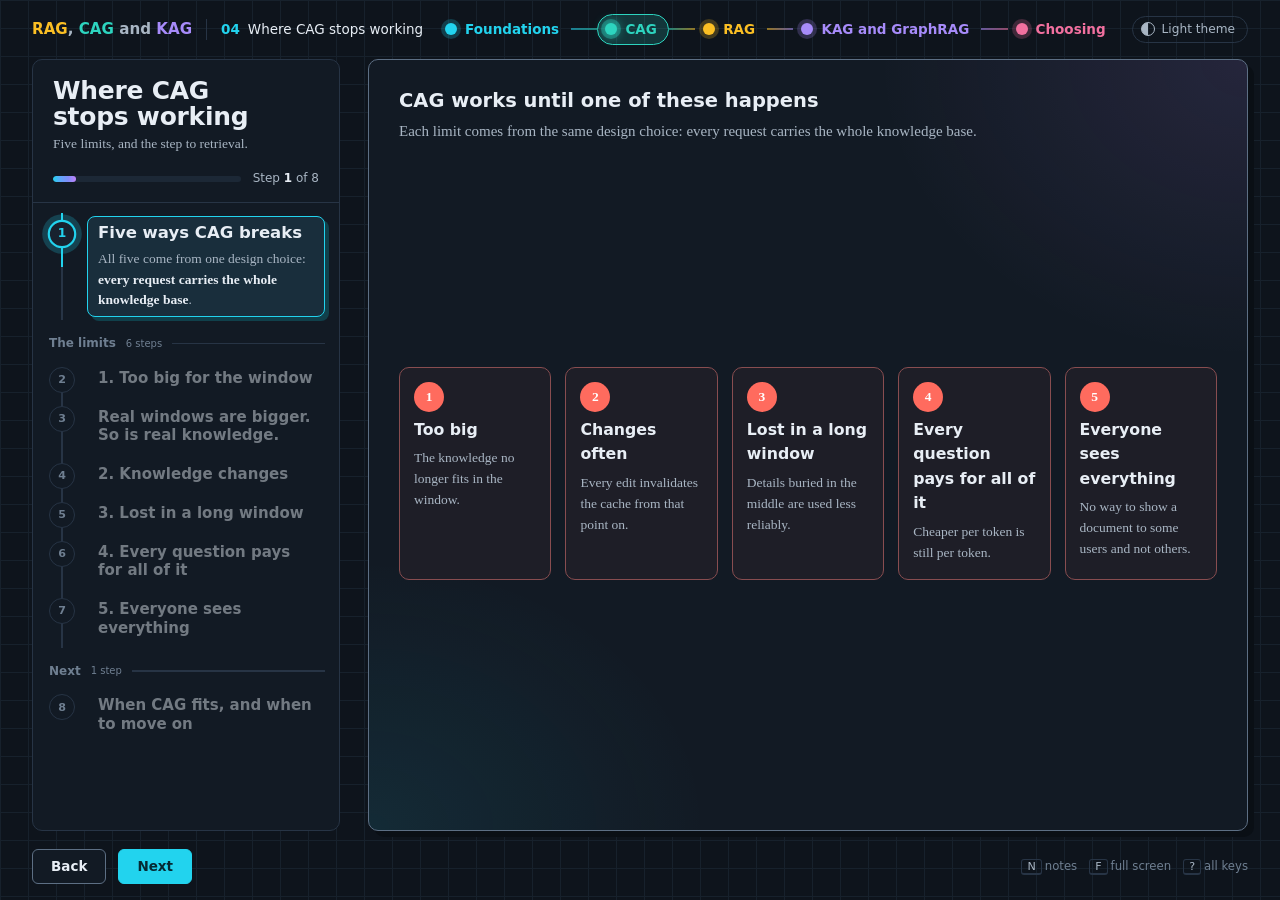
<file: 04-cag-limits.html>
<!doctype html>
<html lang="en">
<head>
<meta charset="utf-8">
<meta name="viewport" content="width=device-width, initial-scale=1">
<title>Where CAG Stops Working</title>
<link rel="stylesheet" href="assets/deck.css?v=8">
<style>
  /* =================== scene: client, network, server =================== */
  .scene {
    position: absolute;
    inset: 0;
    padding: 18px 22px 14px;
    display: grid;
    grid-template-columns: minmax(0, .8fr) minmax(110px, .34fr) minmax(0, 1.6fr);
    grid-template-rows: minmax(0, 1fr) auto;
    row-gap: 12px;
  }

  .box {
    min-height: 0;
    display: flex;
    flex-direction: column;
    background: var(--card);
    border: 1.5px solid var(--frame);
    border-radius: 10px;
    overflow: hidden;
  }
  .box-head {
    display: flex;
    align-items: baseline;
    gap: 10px;
    padding: 9px 14px 8px;
    border-bottom: 1.5px solid var(--rule);
    font-family: var(--font-ui);
  }
  .box-head b { font-size: 1.05em; }
  .box-head span { color: var(--ink-2); font-size: .8em; }
  .box.client { --tint: var(--c-history); }
  .box.server { --tint: var(--l3); }
  .box.client, .box.server {
    background: color-mix(in srgb, var(--tint) 5%, var(--card));
    border-color: color-mix(in srgb, var(--tint) 50%, var(--frame));
  }
  .box.client .box-head, .box.server .box-head {
    background: color-mix(in srgb, var(--tint) 13%, transparent);
    border-bottom-color: color-mix(in srgb, var(--tint) 30%, var(--rule));
  }

  /* ---------- client: the chat app ---------- */
  .sys-chip {
    margin: 10px 10px 0;
    padding: 5px 9px;
    border: 1.5px dashed var(--c-system);
    border-radius: 6px;
    font-family: var(--font-ui);
    font-size: .76em;
    color: var(--ink-2);
    display: flex;
    align-items: center;
    gap: 7px;
  }
  .sys-chip b { color: var(--ink); font-weight: 600; white-space: nowrap; }
  .sys-chip .sq { width: 10px; height: 10px; border-radius: 2px; background: var(--c-system); flex: none; }
  .sys-chip.pulse { animation: pulse 1.2s var(--ease) 2; }
  @keyframes pulse { 50% { background: color-mix(in srgb, var(--c-system) 20%, transparent); } }

  .conv-label {
    margin: 9px 10px 0;
    font-family: var(--font-ui);
    font-size: .74em;
    color: var(--ink-2);
    display: flex;
    gap: 7px;
    align-items: center;
  }
  .conv-label::before { content: ""; width: 10px; height: 10px; border-radius: 2px; background: var(--c-history); flex: none; }

  .chat {
    flex: 1;
    min-height: 0;
    overflow: hidden;
    display: flex;
    flex-direction: column;
    justify-content: flex-end;
    gap: 7px;
    margin: 6px 7px 7px;
    padding: 7px 5px;
    border-radius: 8px;
    border: 1.5px solid transparent;
    transition: border-color .4s, background .4s;
  }
  .chat.stored { border-color: var(--c-history); background: color-mix(in srgb, var(--c-history) 7%, transparent); }
  .chat.flash { animation: flash 1.1s var(--ease) 2; }
  @keyframes flash { 50% { background: color-mix(in srgb, var(--c-history) 22%, transparent); } }

  .msg {
    max-width: 90%;
    padding: 6px 10px;
    border-radius: 10px;
    font-size: .8em;
    line-height: 1.4;
    flex: none;
  }
  .msg.user { align-self: flex-end; background: var(--ink); color: var(--card); border-bottom-right-radius: 3px; }
  .msg.bot { align-self: flex-start; background: var(--sheet); border: 1.5px solid var(--rule); border-bottom-left-radius: 3px; }
  .msg.err { border-color: var(--c-danger); color: var(--c-danger); }
  .msg.more {
    align-self: stretch;
    max-width: none;
    text-align: center;
    font-family: var(--font-ui);
    font-size: .74em;
    color: var(--ink-2);
    padding: 4px 0;
    border-top: 1.5px dashed var(--rule);
    border-bottom: 1.5px dashed var(--rule);
    border-radius: 0;
  }
  .msg.file { display: flex; align-items: center; gap: 9px; font-family: var(--font-ui); }
  .msg.file small { display: block; opacity: .75; font-size: .85em; }
  .file-ic {
    width: 18px; height: 23px; flex: none;
    border: 1.5px solid currentColor;
    border-radius: 2px;
    background: linear-gradient(currentColor, currentColor) 3px 6px / 9px 1.5px no-repeat,
                linear-gradient(currentColor, currentColor) 3px 10px / 9px 1.5px no-repeat,
                linear-gradient(currentColor, currentColor) 3px 14px / 6px 1.5px no-repeat;
  }
  .msg[hidden] { display: none; }
  .msg.enter { animation: msgIn .4s var(--ease) both; }
  @keyframes msgIn {
    from { opacity: 0; transform: translateY(10px) scale(.97); }
    to { opacity: 1; transform: none; }
  }

  .input {
    margin: 0 10px 10px;
    display: flex;
    gap: 8px;
    align-items: center;
    border: 1.5px solid var(--rule);
    border-radius: 8px;
    padding: 5px 5px 5px 10px;
    min-height: 38px;
    font-size: .8em;
  }
  .input .txt { flex: 1; min-width: 0; color: var(--ink); white-space: nowrap; overflow: hidden; text-overflow: ellipsis; }
  .input .txt:empty:not(.typing)::before { content: "Ask the helpdesk"; color: var(--ink-3); }
  .input .txt.typing::after {
    content: "";
    display: inline-block;
    width: 2px; height: 1.05em;
    background: var(--ink);
    margin-left: 1px;
    vertical-align: -2px;
    animation: blink .8s steps(1) infinite;
  }
  @keyframes blink { 50% { opacity: 0; } }
  .input .send {
    font-family: var(--font-ui);
    font-weight: 600;
    font-size: .9em;
    background: var(--ink);
    color: var(--card);
    border-radius: 5px;
    padding: 4px 10px;
    transition: transform .15s;
  }
  .input .send.press { transform: scale(.88); }

  /* ---------- network between client and server ---------- */
  .wire { position: relative; }
  .lane {
    position: absolute;
    left: 4px; right: 4px;
    height: 2px;
    background: repeating-linear-gradient(90deg, var(--ink-3) 0 6px, transparent 6px 12px);
  }
  .lane.req { top: 30%; }
  .lane.res { top: 70%; }
  .lane.req::after, .lane.res::after { content: ""; position: absolute; top: -5px; border: 6px solid transparent; }
  .lane.req::after { right: -6px; border-left: 8px solid var(--ink-3); border-right: 0; }
  .lane.res::after { left: -6px; border-right: 8px solid var(--ink-3); border-left: 0; }
  .lane span {
    position: absolute;
    left: 50%;
    transform: translateX(-50%);
    font-family: var(--font-ui);
    font-size: .74em;
    color: var(--ink-3);
    white-space: nowrap;
  }
  .lane.req span { bottom: 8px; }
  .lane.res span { top: 8px; }
  .wire-cap {
    position: absolute;
    left: 0; right: 0; top: 50%;
    transform: translateY(-50%);
    text-align: center;
    font-family: var(--font-ui);
    font-size: .74em;
    color: var(--ink-3);
  }

  .packet {
    position: absolute;
    top: 30%;
    width: 184px;
    transform: translateY(-50%) scale(.9);
    opacity: 0;
    background: var(--card);
    border: 1.5px solid var(--frame);
    border-radius: 8px;
    box-shadow: 4px 4px 0 var(--shadow);
    padding: 7px 10px 6px;
    font-family: var(--font-ui);
    font-size: .74em;
    z-index: 5;
    left: -70px;
    transition: left 1.15s cubic-bezier(.55, .05, .3, 1), opacity .35s, transform .35s var(--ease);
  }
  .packet.on { opacity: 1; transform: translateY(-50%) scale(1); }
  .packet.at-server { left: calc(100% - 110px); }
  .packet.instant { transition: none; }
  .packet .ph { font-weight: 700; margin-bottom: 4px; display: flex; justify-content: space-between; }
  .packet .ph span { color: var(--ink-2); font-weight: 400; }
  .packet .row { display: grid; grid-template-columns: 10px 1fr auto; gap: 7px; align-items: center; padding: 1px 0; }
  .packet .row i { width: 10px; height: 10px; border-radius: 2px; }
  .packet .row b { font-weight: 400; color: var(--ink-2); font-variant-numeric: tabular-nums; }
  .packet .tot {
    margin-top: 4px;
    padding-top: 4px;
    border-top: 1.5px solid var(--rule);
    display: flex;
    justify-content: space-between;
    font-weight: 700;
    font-variant-numeric: tabular-nums;
  }

  .err-packet {
    position: absolute;
    top: 70%;
    left: calc(100% - 110px);
    width: 170px;
    transform: translateY(-50%);
    opacity: 0;
    background: var(--card);
    border: 2px solid var(--c-danger);
    color: var(--c-danger);
    border-radius: 8px;
    padding: 6px 9px;
    font-family: var(--font-ui);
    font-size: .74em;
    font-weight: 600;
    z-index: 5;
    transition: left 1s cubic-bezier(.55, .05, .3, 1), opacity .3s;
  }
  .err-packet.on { opacity: 1; }
  .err-packet.at-client { left: -60px; }
  .err-packet.instant { transition: none; }

  .stream { position: absolute; top: 70%; left: 4px; right: 4px; height: 0; opacity: 0; transition: opacity .3s; }
  .stream.on { opacity: 1; }
  .stream i {
    position: absolute;
    top: -6px;
    width: 12px; height: 12px;
    border-radius: 2px;
    background: var(--c-response);
    animation: flow 1s linear infinite;
  }
  .stream i:nth-child(2) { animation-delay: .25s; }
  .stream i:nth-child(3) { animation-delay: .5s; }
  .stream i:nth-child(4) { animation-delay: .75s; }
  .solo {
    position: absolute;
    top: calc(70% - 6px);
    left: calc(100% - 12px);
    width: 12px; height: 12px;
    border-radius: 2px;
    background: var(--c-response);
    opacity: 0;
    z-index: 4;
  }
  .solo.go { animation: flow 1s linear 1 both; }
  @keyframes flow {
    from { left: calc(100% - 12px); opacity: 0; }
    15% { opacity: 1; }
    85% { opacity: 1; }
    to { left: 0; opacity: 0; }
  }

  /* =================== server: the model =================== */
  .srv {
    flex: 1;
    min-height: 0;
    display: grid;
    grid-template-columns: auto minmax(0, 1fr) minmax(92px, auto);
    grid-template-rows: auto minmax(0, 1fr) minmax(0, .8fr) auto auto;
    grid-template-areas:
      "wl   status status"
      "win  net    out"
      "win  tray   tray"
      "win  cache  cache"
      "wu   meta   meta";
    column-gap: 14px;
    row-gap: 8px;
    padding: 10px 14px 10px;
    font-family: var(--font-ui);
  }
  .area-label { font-weight: 600; font-size: .8em; line-height: 1.2; }
  .area-label small { display: block; font-weight: 400; color: var(--ink-3); }

  /* context window column */
  .wl { grid-area: wl; align-self: end; }
  /* the column keeps 14% of its height free below the window, so an overflow always has room */
  .col {
    grid-area: win;
    position: relative;
    width: clamp(92px, 7.4vw, 140px);
  }
  .cw-box {
    position: absolute;
    left: 0; right: 0; top: 0;
    height: 86%;
    border: 2px solid var(--frame);
    border-radius: 6px;
    background: var(--cell-empty);
    transition: border-color .3s;
  }
  .col.over .cw-box { border-color: var(--c-danger); }
  .wu { grid-area: wu; font-size: .76em; color: var(--ink-2); }
  .wu b { color: var(--ink); font-size: 1.3em; font-variant-numeric: tabular-nums; }
  .wu.over b { color: var(--c-danger); }

  .seg {
    position: absolute;
    left: 3px; right: 3px;
    min-height: 5px;
    border-radius: 3px;
    color: var(--on-color);
    font-size: .66em;
    font-weight: 600;
    line-height: 1.2;
    padding: 3px 5px;
    overflow: hidden;
    white-space: nowrap;
    text-overflow: ellipsis;
    transition:
      height .6s var(--ease) var(--d, 0s),
      opacity .4s var(--ease) var(--d, 0s),
      transform .4s var(--ease) var(--d, 0s);
  }
  .seg.slow { transition: height var(--grow, 1.8s) linear; }
  .seg.leave { opacity: 0; transform: translateX(26px); }
  .seg.system { background: var(--c-system); }
  .seg.history { background: var(--c-history); }
  .seg.docs { background: var(--c-docs); }
  .seg.question { background: var(--c-question); }
  .seg.response { background: var(--c-response); }
  .seg.room {
    background: repeating-linear-gradient(135deg,
      color-mix(in srgb, var(--c-response) 30%, transparent) 0 3px, transparent 3px 6px);
    border: 1.5px dashed var(--c-response);
    color: var(--c-response);
  }
  .seg { z-index: 1; }
  .over-zone {
    position: absolute;
    left: 0; right: 0;
    top: 86%;
    height: 0;
    border: 2px dashed var(--c-danger);
    border-top: 0;
    border-radius: 0 0 6px 6px;
    background: repeating-linear-gradient(135deg,
      color-mix(in srgb, var(--c-danger) 30%, transparent) 0 4px, transparent 4px 8px);
    opacity: 0;
    z-index: 0;
    transition: opacity .4s, height .6s var(--ease);
  }
  .col.over .over-zone { opacity: 1; }

  /* status line */
  .status { grid-area: status; display: flex; align-items: center; gap: 8px; font-weight: 600; font-size: .86em; align-self: end; }
  .status i { width: 10px; height: 10px; border-radius: 50%; background: var(--ink-3); flex: none; }
  .status.reading i { background: var(--ink); animation: beat .7s ease-in-out infinite; }
  .status.writing i { background: var(--c-response); animation: beat .5s ease-in-out infinite; }
  .status.error { color: var(--c-danger); }
  .status.error i { background: var(--c-danger); }
  .status.idle { color: var(--ink-2); font-weight: 400; }
  .status.idle i { background: var(--accent); }
  @keyframes beat { 50% { transform: scale(1.5); opacity: .6; } }

  /* the neural network */
  .net { grid-area: net; position: relative; min-height: 0; }
  .net svg { position: absolute; inset: 0; width: 100%; height: 100%; overflow: visible; }
  /* each layer has its own colour; the reading wave takes it, the writing pass is pink */
  .net .n0, .net .e0, .net .lt0 { --lc: var(--l1); }
  .net .n1, .net .e1, .net .lt1 { --lc: var(--l2); }
  .net .n2, .net .e2, .net .lt2 { --lc: var(--l3); }
  .net .n3, .net .e3, .net .lt3, .net .e4 { --lc: var(--l4); }
  .net .n, .net .e { --wave: var(--lc); }
  .net.writing .n, .net.writing .e { --wave: var(--c-response); }
  .net .e { stroke: color-mix(in srgb, var(--lc) 22%, var(--rule)); stroke-width: 1; transition: stroke .2s, stroke-width .2s; }
  .net .e.hot { stroke: var(--wave); stroke-width: 1.7; }
  .net .n { fill: var(--card); stroke: color-mix(in srgb, var(--lc) 65%, var(--frame)); stroke-width: 1.8; transition: fill .2s, stroke .2s; }
  .net .n.hot { fill: var(--wave); stroke: var(--wave); filter: drop-shadow(0 0 4px color-mix(in srgb, var(--wave) 70%, transparent)); }
  .net .lt { font-family: var(--font-ui); font-size: 11px; font-weight: 700; fill: var(--lc); text-anchor: middle; }
  .net .loop { fill: none; stroke: var(--rule); stroke-width: 1.5; stroke-dasharray: 4 4; transition: stroke .2s; }
  .net .loop.hot { stroke: var(--c-response); animation: dash .5s linear infinite; }
  .net .loop-lab { font-family: var(--font-ui); font-size: 10px; fill: var(--ink-3); text-anchor: middle; }
  @keyframes dash { to { stroke-dashoffset: -16; } }
  .net .ft { opacity: 0; }
  .net.feeding .ft { animation: feed .8s linear infinite; }
  @keyframes feed {
    from { transform: translateX(-6px); opacity: 0; }
    25% { opacity: 1; }
    to { transform: translateX(46px); opacity: 0; }
  }
  .net.busy .n { animation: busy .24s ease-in-out infinite alternate; }
  .net.busy .n:nth-of-type(3n) { animation-delay: .08s; }
  .net.busy .n:nth-of-type(3n+1) { animation-delay: .16s; }
  @keyframes busy { to { fill: var(--c-response); stroke: var(--c-response); } }
  .net-note { position: absolute; left: 0; right: 0; bottom: -2px; text-align: center; font-size: .66em; color: var(--ink-3); }

  /* output */
  .out { grid-area: out; align-self: center; text-align: center; }
  .outbox {
    border: 2px solid var(--rule);
    border-radius: 8px;
    padding: 7px 8px 8px;
    background: var(--card);
    transition: border-color .3s;
  }
  .outbox.live { border-color: var(--c-response); }
  .outbox small { display: block; font-size: .7em; color: var(--ink-2); }
  .outbox b {
    display: block;
    min-height: 1.25em;
    font-size: 1.45em;
    line-height: 1.25;
    color: var(--c-response);
    white-space: pre;
  }
  .outbox b.pop { animation: pop .3s var(--ease); }
  @keyframes pop { from { transform: scale(.6); opacity: 0; } to { transform: none; opacity: 1; } }

  /* working values tray */
  .tray { grid-area: tray; min-height: 0; display: flex; flex-direction: column; gap: 5px; }
  .tray-head { display: flex; align-items: baseline; gap: 10px; font-size: .78em; white-space: nowrap; overflow: hidden; }
  .tray-head b { font-weight: 600; }
  .tray-head span { color: var(--ink-3); }
  .tray-head .same-note { color: var(--ink); display: none; align-items: center; gap: 6px; font-weight: 600; animation: capIn .4s var(--ease) both; }
  .tray.same .tray-head .sub { display: none; }
  .tray-head .same-note::before { content: ""; width: 16px; height: 10px; border: 2px dashed var(--ink); border-radius: 3px; }
  .tray.same .same-note { display: inline-flex; }
  .tray-rows {
    position: relative;
    flex: 1;
    min-height: 0;
    display: grid;
    grid-template-columns: 50px minmax(0, 1fr);
    grid-template-rows: repeat(4, minmax(0, 1fr));
    row-gap: 4px;
    column-gap: 8px;
    border: 1.5px dashed var(--rule);
    border-radius: 6px;
    padding: 6px 8px;
  }
  .tlab { font-size: .66em; font-weight: 700; color: var(--lc); align-self: center; text-align: right; white-space: nowrap; }
  .tlab::before {
    content: "";
    display: inline-block;
    width: 7px; height: 7px;
    border-radius: 50%;
    background: var(--lc);
    margin-right: 5px;
    vertical-align: 1px;
  }
  .tsegs { display: flex; gap: 2px; min-height: 0; border-radius: 3px; transition: box-shadow .2s; }
  .tsegs.read { box-shadow: 0 0 0 2px var(--c-response); }
  .tseg {
    --k: var(--ink-3);
    height: 100%;
    flex: none;
    border-radius: 2px;
    background-color: var(--k);
    background-image: repeating-linear-gradient(90deg, transparent 0 3px, color-mix(in srgb, var(--card) 45%, transparent) 3px 4px);
    transform: scaleX(0);
    transform-origin: left;
    transition: transform .45s var(--ease) var(--d, 0s), width var(--wdur, .5s) linear, opacity .4s;
  }
  .tseg.on { transform: scaleX(1); }
  .tseg.leave { opacity: 0; }
  .tray.instant .tseg { transition: none; }
  .tseg.system { --k: var(--c-system); }
  .tseg.history { --k: var(--c-history); }
  .tseg.question { --k: var(--c-question); }
  .tseg.response { --k: var(--c-response); }
  .same-wrap { grid-area: 1 / 2 / span 4 / 3; position: relative; pointer-events: none; }
  .same-box {
    position: absolute;
    left: -4px; top: -4px; bottom: -4px;
    border: 2px dashed var(--ink);
    border-radius: 5px;
    opacity: 0;
    transition: opacity .5s;
  }
  .tray.same .same-box { opacity: 1; }
  .tray-legend { display: flex; flex-wrap: wrap; gap: 4px 14px; font-size: .72em; color: var(--ink-2); min-height: 1.2em; }
  .tray-legend span { display: inline-flex; align-items: center; gap: 6px; }
  .tray-legend i { width: 9px; height: 9px; border-radius: 2px; }
  .tray-legend b { color: var(--ink); font-weight: 600; font-variant-numeric: tabular-nums; }

  /* counters */
  .meta { grid-area: meta; display: flex; align-items: baseline; gap: 6px 20px; flex-wrap: wrap; font-size: .76em; color: var(--ink-2); }
  .meta b { color: var(--ink); font-size: 1.45em; font-variant-numeric: tabular-nums; margin-left: 4px; }
  .meta .memo { margin-left: auto; }
  .meta .memo strong { color: var(--ink); }
  .memo.flash strong { animation: memoFlash 1.2s var(--ease) 2; }
  @keyframes memoFlash { 50% { color: var(--c-danger); } }

  /* ---------- callout row under the scene ---------- */
  .callout { grid-column: 1 / -1; position: relative; min-height: 60px; }
  .callout > div { position: absolute; inset: 0; display: flex; align-items: center; gap: 18px; }
  .callout .big {
    font-family: var(--font-ui);
    font-weight: 700;
    font-size: clamp(19px, 1.6vw, 29px);
    line-height: 1.15;
  }
  .callout .small { color: var(--ink-2); font-size: .9em; max-width: 60em; }
  .chips { display: flex; flex-wrap: wrap; gap: 4px; }
  .chip {
    font-family: var(--font-ui);
    font-size: .9em;
    padding: 2px 8px 3px;
    border-radius: 4px;
    border: 1.5px solid var(--c-question);
    background: color-mix(in srgb, var(--c-question) 14%, var(--card));
    white-space: pre;
  }
  .chip:nth-child(even) { background: var(--card); }
  .callout .eq { font-family: var(--font-ui); color: var(--ink-2); }
  .callout .eq b { color: var(--ink); }

  /* =================== chart layer (last step) =================== */
  .chart {
    display: grid;
    grid-template-rows: auto minmax(0, 1fr) auto auto;
    gap: 12px;
    font-family: var(--font-ui);
  }
  .chart-head { display: flex; align-items: baseline; justify-content: space-between; gap: 12px 24px; flex-wrap: wrap; }
  .chart-head h2 { margin: 0; font-size: 1.25em; }
  .chart-key { display: flex; gap: 18px; font-size: .82em; color: var(--ink-2); flex-wrap: wrap; }
  .chart-key span { display: inline-flex; align-items: center; gap: 7px; }
  .chart-key i { width: 14px; height: 14px; border-radius: 2px; }
  .hatch {
    background: repeating-linear-gradient(135deg, var(--ink-3) 0 3px, color-mix(in srgb, var(--ink-3) 35%, transparent) 3px 6px);
  }
  .plot { position: relative; min-height: 0; margin-left: 44px; border-left: 1.5px solid var(--frame); border-bottom: 1.5px solid var(--frame); }
  .gridline { position: absolute; left: 0; right: 0; border-top: 1px dashed var(--rule); }
  .gridline span { position: absolute; right: calc(100% + 8px); top: -.65em; font-size: .72em; color: var(--ink-3); font-variant-numeric: tabular-nums; }
  .bars { position: absolute; inset: 0 6px 0 6px; display: flex; align-items: flex-end; gap: 5px; }
  .bar {
    flex: 1;
    height: 100%;
    display: flex;
    flex-direction: column;
    justify-content: flex-end;
    transform: scaleY(0);
    transform-origin: bottom;
    transition: transform .55s var(--ease) calc(var(--i) * 45ms + .15s);
  }
  .chart.is-on .bar { transform: scaleY(1); }
  .bar .new { background: var(--c-question); border-radius: 2px 2px 0 0; }
  .xaxis { margin-left: 50px; margin-right: 6px; display: flex; gap: 5px; font-size: .72em; color: var(--ink-3); }
  .xaxis span { flex: 1; text-align: center; font-variant-numeric: tabular-nums; }
  .totals { display: flex; gap: 16px 40px; align-items: flex-end; flex-wrap: wrap; border-top: 1.5px solid var(--rule); padding-top: 12px; }
  .totals .t b { display: block; font-size: clamp(26px, 2.4vw, 42px); line-height: 1; font-variant-numeric: tabular-nums; }
  .totals .t span { font-size: .82em; color: var(--ink-2); }
  .totals .t.alt b { color: var(--ink-2); }
  .totals .foot { margin-left: auto; font-size: .76em; color: var(--ink-3); max-width: 22em; font-family: var(--font-text); }

  /* =================== page 02: prompt caching =================== */

  /* text served from cache: outlined in the cache colour */
  .seg.hit { box-shadow: inset 0 0 0 2.5px var(--c-cache); }
  .seg.date { background: var(--c-danger); }
  .tseg.date { --k: var(--c-danger); }
  .tseg.docs { --k: var(--c-docs); }
  .tseg.cached { box-shadow: 0 0 0 2px var(--c-cache); }
  .tseg.fromcache { animation: fromCache 1s var(--ease); }
  @keyframes fromCache {
    0% { transform: translateY(30px) scaleX(1); opacity: 0; }
    60% { opacity: 1; }
    100% { transform: none; }
  }

  /* the prompt cache: kept between requests */
  .cache {
    grid-area: cache;
    border: 2px dashed color-mix(in srgb, var(--c-cache) 55%, var(--rule));
    border-radius: 8px;
    padding: 6px 10px 8px;
    display: grid;
    gap: 5px;
    transition: border-color .3s, background .3s;
  }
  .cache.has { border-style: solid; border-color: var(--c-cache); background: color-mix(in srgb, var(--c-cache) 7%, transparent); }
  .cache-head { display: flex; align-items: baseline; gap: 10px; font-size: .78em; white-space: nowrap; overflow: hidden; }
  .cache-head b { color: var(--c-cache); font-weight: 700; }
  .cache-head span { color: var(--ink-2); overflow: hidden; text-overflow: ellipsis; }
  .cache-head .cache-flag, .cache-head .ttl, .cache-head b { flex: none; }
  .cache-head .ttl { margin-left: auto; color: var(--ink); font-weight: 700; font-variant-numeric: tabular-nums; }
  .cache-head .ttl.low { color: var(--c-danger); }
  .cache-bar { display: flex; gap: 2px; height: 16px; }
  .cseg {
    --k: var(--ink-3);
    height: 100%;
    border-radius: 2px;
    background-color: var(--k);
    background-image: repeating-linear-gradient(90deg, transparent 0 3px, color-mix(in srgb, var(--card) 45%, transparent) 3px 4px);
    transform: scaleX(0);
    transform-origin: left;
    transition: transform .6s var(--ease) var(--d, 0s), opacity .5s;
  }
  .cseg.on { transform: scaleX(1); }
  .cseg.instant { transition: none; }
  .cseg.leave { opacity: 0; }
  .cseg.system { --k: var(--c-system); }
  .cseg.docs { --k: var(--c-docs); }
  .cseg.history { --k: var(--c-history); }
  .cseg.question { --k: var(--c-question); }
  .cseg.date { --k: var(--c-danger); }
  .cache.hit { animation: cacheHit 1.1s var(--ease); }
  @keyframes cacheHit { 40% { box-shadow: 0 0 0 6px color-mix(in srgb, var(--c-cache) 35%, transparent); } }
  .cache.miss { animation: cacheMiss .7s var(--ease); border-color: var(--c-danger); }
  @keyframes cacheMiss {
    20% { transform: translateX(-5px); }
    40% { transform: translateX(4px); }
    60% { transform: translateX(-3px); }
    80% { transform: translateX(2px); }
  }
  .cache-flag {
    font-size: .74em;
    font-weight: 700;
    border-radius: 999px;
    padding: 0 8px 1px;
    opacity: 0;
    transition: opacity .3s;
  }
  .cache-flag.on { opacity: 1; }
  .cache-flag.hit { color: var(--on-color); background: var(--c-cache); }
  .cache-flag.miss { color: #fff; background: var(--c-danger); }
  .cache-flag.write { color: var(--c-cache); border: 1.5px solid var(--c-cache); }

  /* billing line */
  .meta .bill b { color: var(--c-cache); }
  .meta .bill small { color: var(--ink-3); margin-left: 4px; }

  /* the cache marker inside a request packet */
  .packet .mk {
    margin: 3px 0;
    border-top: 2px dashed var(--c-cache);
    color: var(--c-cache);
    font-size: .86em;
    font-weight: 700;
    padding-top: 1px;
  }
  .packet .row.d i { background: var(--c-danger); }

  /* the app's stable beginning, in the client */
  .sys-chip .policy { color: var(--c-docs); font-weight: 600; }

  /* clock shown while time passes */
  .clock {
    position: absolute;
    left: 36%; top: 42%;
    transform: translate(-50%, -50%) scale(.9);
    z-index: 6;
    background: var(--card);
    border: 2px solid var(--c-cache);
    border-radius: 12px;
    padding: 10px 18px;
    text-align: center;
    font-family: var(--font-ui);
    opacity: 0;
    pointer-events: none;
    transition: opacity .3s, transform .3s var(--ease);
  }
  .clock.on { opacity: 1; transform: translate(-50%, -50%); }
  .clock b { display: block; font-size: 1.8em; font-variant-numeric: tabular-nums; }
  .clock span { font-size: .8em; color: var(--ink-2); }

  /* =================== explainer layers =================== */
  .explain {
    display: grid;
    grid-template-rows: auto minmax(0, 1fr) auto;
    gap: 18px;
    font-family: var(--font-ui);
  }
  .explain h2 { margin: 0; font-size: 1.3em; }
  .explain .lead { margin: 4px 0 0; font-family: var(--font-text); color: var(--ink-2); max-width: 54em; }
  .explain .foot { font-size: .78em; color: var(--ink-3); font-family: var(--font-text); }

  .reqs { display: grid; gap: 26px; align-content: center; }
  .req { display: grid; grid-template-columns: 9.5em minmax(0, 1fr); gap: 16px; align-items: center; }
  .req-name { font-weight: 700; }
  .req-name small { display: block; font-weight: 400; color: var(--ink-2); font-size: .82em; }
  .rbar { position: relative; display: flex; gap: 2px; height: 48px; }
  .rbar > span {
    height: 100%;
    border-radius: 3px;
    display: flex;
    align-items: center;
    padding: 0 8px;
    font-size: .78em;
    font-weight: 600;
    color: var(--on-color);
    white-space: nowrap;
    overflow: hidden;
  }
  .rbar .system { background: var(--c-system); }
  .rbar .docs { background: var(--c-docs); }
  .rbar .history { background: var(--c-history); }
  .rbar .question { background: var(--c-question); }
  .rbar .date { background: var(--c-danger); color: #fff; }
  .rbar .tools { background: var(--c-tools); }
  .rbar .cachedpart { box-shadow: inset 0 0 0 3px var(--c-cache); }
  .rbar .missed { opacity: .45; }
  .rbar > .marker {
    overflow: visible;
    position: absolute;
    top: -12px; bottom: -12px;
    width: 0;
    border-left: 3px dashed var(--c-cache);
    padding: 0;
  }
  .rbar .marker::after {
    content: "cache marker";
    position: absolute;
    top: -18px; left: -40px;
    width: 80px;
    text-align: center;
    font-size: .72em;
    font-weight: 700;
    color: var(--c-cache);
  }
  .verdict { display: inline-flex; align-items: center; gap: 8px; font-weight: 700; margin-top: 8px; font-size: .9em; }
  .verdict.ok { color: var(--c-cache); }
  .verdict.bad { color: var(--c-danger); }
  .brace { display: flex; gap: 2px; margin-top: 6px; font-size: .76em; color: var(--ink-2); }
  .brace span { border-top: 2px solid currentColor; padding-top: 3px; text-align: center; }
  .brace .c { color: var(--c-cache); }
  .brace .n { color: var(--ink-2); }

  .rule-list { display: flex; flex-wrap: wrap; gap: 8px; align-items: center; font-size: .9em; }
  .rule-list .tk { background: var(--card); border: 1.5px solid var(--rule); border-radius: 6px; padding: 3px 9px; }
  .rule-list .arrow { color: var(--ink-3); }

  /* price table */
  .prices { width: 100%; border-collapse: collapse; font-size: .92em; align-self: center; }
  .prices th, .prices td { text-align: left; padding: 12px 14px; border-bottom: 1.5px solid var(--rule); vertical-align: top; }
  .prices th { font-size: .8em; color: var(--ink-2); font-weight: 600; }
  .prices td:first-child { font-weight: 700; white-space: nowrap; }
  .prices td b { color: var(--c-cache); }
  .prices td small { display: block; color: var(--ink-3); font-family: var(--font-text); margin-top: 2px; }

  /* the 20-question chart reuses page 01's chart styles */
  .bar-c .cachepart { background: color-mix(in srgb, var(--c-cache) 75%, var(--card)); }

  /* =================== page 04: where CAG stops working =================== */
  :root { --c-doc2: color-mix(in srgb, var(--c-docs) 70%, var(--c-danger)); --c-doc3: color-mix(in srgb, var(--c-docs) 70%, #ffffff); }
  .seg.doc1 { background: var(--c-docs); }
  .seg.doc2 { background: var(--c-doc2); }
  .seg.doc3 { background: var(--c-doc3); }
  .seg.doc4 { background: color-mix(in srgb, var(--c-docs) 55%, var(--c-system)); }
  .seg.doc5 { background: color-mix(in srgb, var(--c-docs) 55%, var(--c-history)); }
  .tseg.doc1, .cseg.doc1 { --k: var(--c-docs); }
  .tseg.doc2, .cseg.doc2 { --k: var(--c-doc2); }
  .tseg.doc3, .cseg.doc3 { --k: var(--c-doc3); }
  .tseg.doc4, .cseg.doc4 { --k: color-mix(in srgb, var(--c-docs) 55%, var(--c-system)); }
  .tseg.doc5, .cseg.doc5 { --k: color-mix(in srgb, var(--c-docs) 55%, var(--c-history)); }

  .kb {
    margin: 9px 10px 0;
    padding: 8px 10px;
    border: 1.5px solid color-mix(in srgb, var(--p-cag) 55%, var(--rule));
    border-radius: 8px;
    background: color-mix(in srgb, var(--p-cag) 7%, transparent);
    font-family: var(--font-ui);
    font-size: .78em;
    display: grid;
    gap: 3px;
  }
  .kb-head { display: flex; justify-content: space-between; gap: 8px; margin-bottom: 2px; }
  .kb-head b { color: var(--p-cag); }
  .kb-head span { color: var(--ink-2); }
  .kb-doc { display: grid; grid-template-columns: 10px 1fr auto; gap: 7px; align-items: center; transition: background .3s; border-radius: 4px; }
  .kb-doc i { width: 10px; height: 13px; border-radius: 2px; }
  .kb-doc b { font-weight: 400; color: var(--ink-2); font-variant-numeric: tabular-nums; }
  .kb-doc.new { animation: kbNew 1.2s var(--ease) 2; }
  @keyframes kbNew { 50% { background: color-mix(in srgb, var(--c-danger) 25%, transparent); } }
  .kb-doc.changed b::after { content: " updated"; color: var(--c-danger); font-weight: 700; }

  .cards5 { display: grid; grid-template-columns: repeat(5, minmax(0, 1fr)); gap: 14px; align-content: center; }
  .pcard {
    border: 1.5px solid color-mix(in srgb, var(--c-danger) 45%, var(--rule));
    border-radius: 10px;
    background: color-mix(in srgb, var(--c-danger) 5%, var(--sheet));
    padding: 14px 14px 16px;
    display: grid;
    gap: 6px;
    align-content: start;
  }
  .pcard .num-badge {
    width: 30px; height: 30px;
    border-radius: 50%;
    display: grid; place-items: center;
    background: var(--c-danger);
    color: #fff;
    font-weight: 700;
  }
  .pcard b { font-size: 1.05em; }
  .pcard span { font-family: var(--font-text); color: var(--ink-2); font-size: .9em; }

  .big-num { display: flex; gap: 36px; align-items: flex-end; flex-wrap: wrap; align-content: center; }
  .big-num .t b { display: block; font-size: clamp(32px, 3vw, 54px); line-height: 1; font-variant-numeric: tabular-nums; }
  .big-num .t span { color: var(--ink-2); font-size: .9em; }
  .big-num .t.warn b { color: var(--c-danger); }

  .curve { width: 100%; max-height: 100%; }
  .curve .axis { stroke: var(--frame); stroke-width: 1.5; }
  .curve .grid { stroke: var(--rule); stroke-dasharray: 3 4; }
  .curve .line { fill: none; stroke: var(--p-cag); stroke-width: 4; stroke-linecap: round; stroke-dasharray: 900; stroke-dashoffset: 900; transition: stroke-dashoffset 1.6s var(--ease) .2s; }
  .is-on .curve .line { stroke-dashoffset: 0; }
  .curve .dip { fill: color-mix(in srgb, var(--c-danger) 18%, transparent); }
  .curve text { font-family: var(--font-ui); font-size: 12px; fill: var(--ink-2); }
  .curve .lbl-strong { fill: var(--ink); font-weight: 700; }
  .curve .lbl-red { fill: var(--c-danger); font-weight: 700; }

  .scale-bars { display: grid; gap: 14px; align-content: center; }
  .sb-row { display: grid; grid-template-columns: 9em minmax(0, 1fr) 8em; gap: 14px; align-items: center; }
  .sb-row .k { font-weight: 700; font-variant-numeric: tabular-nums; }
  .sb-row .k small { display: block; font-weight: 400; color: var(--ink-2); font-size: .8em; }
  .sb-row .v { text-align: right; font-weight: 700; font-variant-numeric: tabular-nums; }
  .sb-bar { height: 26px; border-radius: 4px; background: var(--p-cag); transform-origin: left; transform: scaleX(0); transition: transform .8s var(--ease) var(--delay, 0s); }
  .is-on .sb-bar { transform: scaleX(1); }

  .audience { display: grid; grid-template-columns: 1fr 1fr; gap: 26px; align-content: center; }
  .who {
    border: 1.5px solid var(--rule);
    border-radius: 10px;
    padding: 14px 16px;
    background: var(--sheet);
    display: grid;
    gap: 10px;
  }
  .who-head { display: flex; align-items: center; gap: 10px; font-weight: 700; }
  .who-head i { width: 30px; height: 30px; border-radius: 50%; background: var(--c-history); position: relative; }
  .who-head i::after { content: ""; position: absolute; left: 9px; top: 5px; width: 12px; height: 12px; border-radius: 50%; background: var(--sheet); }
  .who-head small { font-weight: 400; color: var(--ink-2); }
  .doc-stack { display: grid; gap: 4px; font-size: .86em; }
  .doc-stack span { display: flex; align-items: center; gap: 8px; padding: 4px 8px; border-radius: 4px; background: color-mix(in srgb, var(--c-docs) 14%, var(--card)); }
  .doc-stack span.secret { background: color-mix(in srgb, var(--c-danger) 18%, var(--card)); color: var(--ink); font-weight: 700; outline: 2px solid var(--c-danger); }

  .fit { width: 100%; border-collapse: collapse; align-self: center; font-size: .95em; }
  .fit th { text-align: left; padding: 10px 14px; font-size: .85em; color: var(--ink-2); border-bottom: 1.5px solid var(--rule); }
  .fit td { padding: 11px 14px; border-bottom: 1.5px solid var(--rule); vertical-align: top; }
  .fit td:first-child { font-weight: 700; white-space: nowrap; }
  .fit .yes { color: var(--p-cag); font-weight: 700; }
  .fit .no { color: var(--c-danger); font-weight: 700; }
  .source { font-family: var(--font-text); font-size: .8em; color: var(--ink-3); font-weight: 400; }
</style>
</head>
<body data-prev="03-cag.html" data-next="05-rag-build.html" data-topic="04">
<div class="deck">
  <header class="topbar">
    <span class="sec">04</span>
    <span class="name">Where CAG stops working</span>
    <span class="spacer"></span>
    <a href="index.html">Agenda</a>
  </header>

  <main class="layout tl">
    <aside class="tl-col">
      <div class="tl-head">
        <h1>Where CAG stops working</h1>
        <p class="sub">Five limits, and the step to retrieval.</p>
      </div>
      <ol id="timeline" class="timeline"></ol>
    </aside>

    <section class="stage" aria-label="Animation">

      <!-- =========== 0: overview =========== -->
      <div class="layer explain" data-show="0">
        <div>
          <h2>CAG works until one of these happens</h2>
          <p class="lead">Each limit comes from the same design choice: every request carries the whole knowledge base.</p>
        </div>
        <div class="cards5">
          <div class="pcard" data-show="0" data-anim="up"><span class="num-badge">1</span><b>Too big</b><span>The knowledge no longer fits in the window.</span></div>
          <div class="pcard" data-show="0" data-anim="up" style="--delay:.1s"><span class="num-badge">2</span><b>Changes often</b><span>Every edit invalidates the cache from that point on.</span></div>
          <div class="pcard" data-show="0" data-anim="up" style="--delay:.2s"><span class="num-badge">3</span><b>Lost in a long window</b><span>Details buried in the middle are used less reliably.</span></div>
          <div class="pcard" data-show="0" data-anim="up" style="--delay:.3s"><span class="num-badge">4</span><b>Every question pays for all of it</b><span>Cheaper per token is still per token.</span></div>
          <div class="pcard" data-show="0" data-anim="up" style="--delay:.4s"><span class="num-badge">5</span><b>Everyone sees everything</b><span>No way to show a document to some users and not others.</span></div>
        </div>
      </div>

      <!-- =========== client, network, server (steps 1 and 3) =========== -->
      <div class="scene" data-show="1,3">
        <div class="box client">
          <div class="box-head"><b>Helpdesk app</b><span>the client</span></div>
          <div class="sys-chip" id="sys-chip"><span class="sq"></span><b>System prompt</b> added by the app</div>
          <div class="kb" id="kb">
            <div class="kb-head"><b>Knowledge base</b><span class="num" id="kb-total">24,000 tokens</span></div>
            <div class="kb-doc" id="kb-d1"><i style="background:var(--c-docs)"></i>Leave policy<b>6,000</b></div>
            <div class="kb-doc"><i style="background:var(--c-doc2)"></i>Expenses policy<b>8,000</b></div>
            <div class="kb-doc"><i style="background:var(--c-doc3)"></i>IT handbook<b>10,000</b></div>
            <div class="kb-doc" id="kb-d4" data-show="1"><i style="background:color-mix(in srgb, var(--c-docs) 55%, var(--c-system))"></i>Benefits guide<b>9,000</b></div>
            <div class="kb-doc" id="kb-d5" data-show="1"><i style="background:color-mix(in srgb, var(--c-docs) 55%, var(--c-history))"></i>Security policy<b>6,000</b></div>
          </div>
          <div class="chat" id="chat"></div>
          <div class="input"><span class="txt" id="typed"></span><span class="send" id="send">Send</span></div>
        </div>

        <div class="wire">
          <div class="lane req"><span>request</span></div>
          <div class="wire-cap">internet</div>
          <div class="lane res"><span>response</span></div>
          <div class="packet" id="packet"></div>
          <div class="stream" id="stream"><i></i><i></i><i></i><i></i></div>
          <i class="solo" id="solo"></i>
        </div>

        <div class="box server">
          <div class="box-head"><b>Model</b><span>on the provider's servers</span></div>
          <div class="srv">
            <div class="area-label wl">Context window<small>the text it sees</small></div>
            <div class="col" id="cw"><div class="cw-box"></div><div class="over-zone" id="over-zone"></div></div>
            <div class="wu" id="wu"><b id="used" class="num">0</b> of 32,000<br>tokens (demo)</div>
            <div class="status idle" id="status"><i></i><span>Waiting</span></div>
            <div class="net" id="net"><svg id="net-svg" viewBox="0 0 330 205" preserveAspectRatio="xMidYMid meet" aria-label="Neural network with four layers"></svg></div>
            <div class="out"><div class="outbox" id="outbox"><small>Next token</small><b id="out-tok"></b></div></div>
            <div class="tray" id="tray">
              <div class="tray-head"><b>Working values</b><span class="sub">kept in memory</span></div>
              <div class="tray-rows">
                <div class="tlab" style="grid-area:1/1;--lc:var(--l1)">Layer 1</div><div class="tsegs" style="grid-area:1/2"></div>
                <div class="tlab" style="grid-area:2/1;--lc:var(--l2)">Layer 2</div><div class="tsegs" style="grid-area:2/2"></div>
                <div class="tlab" style="grid-area:3/1;--lc:var(--l3)">Layer 3</div><div class="tsegs" style="grid-area:3/2"></div>
                <div class="tlab" style="grid-area:4/1;--lc:var(--l4)">Layer 4</div><div class="tsegs" style="grid-area:4/2"></div>
              </div>
              <div class="tray-legend" id="tray-legend"></div>
            </div>
            <div class="cache" id="cache">
              <div class="cache-head"><b>Prompt cache</b><span id="cache-note">empty</span><span class="cache-flag" id="cache-flag"></span><span class="ttl" id="ttl"></span></div>
              <div class="cache-bar" id="cache-bar"></div>
            </div>
            <div class="meta">
              <span>Through the network <b id="c-net" class="num">0</b></span>
              <span>From cache <b id="c-cache" class="num">0</b></span>
              <span class="bill">Billed as <b id="c-bill" class="num">0</b> tokens<small id="c-base"></small></span>
            </div>
          </div>
        </div>

        <div class="callout">
          <div data-show="1"><span class="big num mark">Needs 39,500 tokens. The window holds 32,000.</span><span class="small">Two more documents, and the knowledge no longer fits.</span></div>
          <div data-show="3"><span class="big mark">One edit, and everything after it is read and cached again.</span><span class="small">Billed as 30,625 tokens, the same as the first load.</span></div>
        </div>
      </div>

      <!-- =========== 2: real sizes =========== -->
      <div class="layer explain" data-show="2">
        <div>
          <h2>Real windows are bigger. So is real knowledge.</h2>
          <p class="lead">The largest models today read around a million tokens. A company's knowledge is usually measured in many millions, and it keeps growing.</p>
        </div>
        <div class="big-num">
          <div class="t"><b class="num">~600,000</b><span>tokens in 1,000 pages of documents<br>(about 450 words a page)</span></div>
          <div class="t"><b class="num">~1,000,000</b><span>tokens in the largest context windows</span></div>
          <div class="t warn"><b>Many millions</b><span>tokens in a wiki, ticket history,<br>contracts and product docs</span></div>
        </div>
        <div class="foot">Estimates use the rule of thumb from page 01: 1,000 tokens is about 750 English words. Other languages, code and tables use more tokens per word.</div>
      </div>

      <!-- =========== 4: lost in a long window =========== -->
      <div class="layer explain" data-show="4">
        <div>
          <h2>Lost in a long window</h2>
          <p class="lead">Fitting is not the same as being used well. Models find information at the start and end of a long input more reliably than in the middle.</p>
        </div>
        <svg class="curve" viewBox="0 0 640 270" preserveAspectRatio="xMidYMid meet" aria-label="Accuracy is highest when the relevant fact is at the start or end of the input, and lowest in the middle">
          <rect class="dip" x="190" y="20" width="260" height="200" rx="6"/>
          <line class="grid" x1="60" y1="70" x2="610" y2="70"/>
          <line class="grid" x1="60" y1="140" x2="610" y2="140"/>
          <line class="axis" x1="60" y1="20" x2="60" y2="220"/>
          <line class="axis" x1="60" y1="220" x2="610" y2="220"/>
          <path class="line" d="M 80 48 C 170 120, 220 178, 320 182 S 470 150, 590 66"/>
          <text x="52" y="30" text-anchor="end">higher</text>
          <text x="52" y="218" text-anchor="end">lower</text>
          <text x="20" y="125" transform="rotate(-90 20 125)" text-anchor="middle">answer accuracy</text>
          <text class="lbl-strong" x="80" y="246">Fact near the start</text>
          <text class="lbl-red" x="320" y="246" text-anchor="middle">Fact in the middle</text>
          <text class="lbl-strong" x="600" y="246" text-anchor="end">Fact near the end</text>
        </svg>
        <div class="source">Illustrative shape of the finding in "Lost in the Middle" (Liu et al., TACL 2024): accuracy is highest when the relevant document is at the beginning or end of the input, and drops when it sits in the middle. Later studies report accuracy falling as inputs grow, even on simple tasks: in NoLiMa (ICML 2025), 11 of 13 long-context models scored below half their short-input level at 32,000 tokens.</div>
      </div>

      <!-- =========== 5: every question pays =========== -->
      <div class="layer explain" data-show="5">
        <div>
          <h2>Every question pays for all of it</h2>
          <p class="lead">Even read from the cache at a tenth of the price, the whole knowledge base is billed again on every question. The bill grows with the knowledge, not with the question.</p>
        </div>
        <div class="scale-bars">
          <div class="sb-row"><div class="k">25,000<small>tokens of knowledge</small></div><div><div class="sb-bar" style="width:2.8%"></div></div><div class="v num">2,500</div></div>
          <div class="sb-row"><div class="k">100,000<small>tokens of knowledge</small></div><div><div class="sb-bar" style="width:11.1%;--delay:.1s"></div></div><div class="v num">10,000</div></div>
          <div class="sb-row"><div class="k">250,000<small>tokens of knowledge</small></div><div><div class="sb-bar" style="width:27.8%;--delay:.2s"></div></div><div class="v num">25,000</div></div>
          <div class="sb-row"><div class="k">500,000<small>tokens of knowledge</small></div><div><div class="sb-bar" style="width:55.6%;--delay:.3s"></div></div><div class="v num">50,000</div></div>
          <div class="sb-row"><div class="k">900,000<small>tokens of knowledge</small></div><div><div class="sb-bar" style="width:100%;--delay:.4s"></div></div><div class="v num">90,000</div></div>
        </div>
        <div class="foot">Billed input per question, in tokens, with the knowledge read from the cache at 0.1×. The question itself adds only a few dozen tokens. A bigger window also means more work before the first token of every answer.</div>
      </div>

      <!-- =========== 6: everyone sees everything =========== -->
      <div class="layer explain" data-show="6">
        <div>
          <h2>Everyone sees everything</h2>
          <p class="lead">With CAG, the same knowledge goes into every request, whoever is asking. A document in the window can end up in any answer.</p>
        </div>
        <div class="audience">
          <div class="who" data-show="6" data-anim="up">
            <div class="who-head"><i></i>An employee<small>should not see salary bands</small></div>
            <div class="doc-stack"><span>Leave policy</span><span>Expenses policy</span><span>IT handbook</span><span class="secret">Salary bands (HR only)</span></div>
          </div>
          <div class="who" data-show="6" data-anim="up" style="--delay:.2s">
            <div class="who-head"><i style="background:var(--c-system)"></i>An HR manager<small>may see everything</small></div>
            <div class="doc-stack"><span>Leave policy</span><span>Expenses policy</span><span>IT handbook</span><span class="secret">Salary bands (HR only)</span></div>
          </div>
        </div>
        <div class="foot">Hiding a document from some users means a separate knowledge set and cache per audience, which multiplies the cost. Telling the model "don't reveal this" is not access control.</div>
      </div>

      <!-- =========== 7: when CAG fits =========== -->
      <div class="layer explain" data-show="7">
        <div>
          <h2>When CAG fits, and when to move on</h2>
          <p class="lead">If any answer on the right is yes, load less: fetch only the passages each question needs. That is retrieval-augmented generation.</p>
        </div>
        <table class="fit">
          <thead><tr><th></th><th>CAG fits well</th><th>Time for retrieval</th></tr></thead>
          <tbody>
            <tr><td>Size</td><td class="yes">Fits comfortably, with room for the conversation</td><td class="no">Larger than the window, or close to it</td></tr>
            <tr><td>Change</td><td class="yes">Stable, updated in occasional batches</td><td class="no">Edited daily, or new documents all the time</td></tr>
            <tr><td>Audience</td><td class="yes">The same knowledge for every user</td><td class="no">Different users may see different documents</td></tr>
            <tr><td>Precision</td><td class="yes">Answers draw on broad, well-structured material</td><td class="no">Small facts buried deep in very long material</td></tr>
            <tr><td>Volume</td><td class="yes">Many questions against the same knowledge</td><td class="no">Huge knowledge, few questions per document</td></tr>
          </tbody>
        </table>
      </div>

    </section>
  </main>
</div>

<script src="assets/session.js?v=7"></script>
<script src="assets/deck.js?v=6"></script>
<script src="assets/model-scene.js?v=4"></script>
<script>
(function () {
  const T = Deck.timeline();
  const M = ModelScene({
    limit: 32000,
    trayScale: 41000,
    timeline: T,
    kinds: {
      system:   { name: "System prompt",   color: "var(--c-system)" },
      doc1:     { name: "Leave policy",    color: "var(--c-docs)" },
      doc2:     { name: "Expenses policy", color: "var(--c-doc2)" },
      doc3:     { name: "IT handbook",     color: "var(--c-doc3)" },
      doc4:     { name: "Benefits guide",  color: "color-mix(in srgb, var(--c-docs) 55%, var(--c-system))" },
      doc5:     { name: "Security policy", color: "color-mix(in srgb, var(--c-docs) 55%, var(--c-history))" },
      question: { name: "New question",    color: "var(--c-question)" },
      response: { name: "Answer",          color: "var(--c-response)" },
    },
  });
  const { tag } = M;

  const KNOW = [["system", 500], ["doc1", 6000], ["doc2", 8000], ["doc3", 10000]];
  const PRE = { rows: KNOW, mark: 4 };
  const BIG = { rows: [...KNOW, ["doc4", 9000], ["doc5", 6000]], mark: 6 };

  const loaded = { win: tag(PRE), tray: tag(PRE, 0, 4), cache: KNOW, ttl: "kept for 5:00", status: ["idle", "Knowledge loaded and cached"] };
  const S = [];
  S[0] = loaded;
  S[1] = { win: tag(BIG), status: ["error", "Rejected: 39,500 tokens, the window holds 32,000"] };
  S[2] = loaded;
  S[3] = { ...loaded, flag: "write", n: [24500, 0, 30625, 24500], status: ["idle", "Leave policy changed: all 24,500 tokens read and cached again"] };
  S[4] = S[5] = S[6] = S[7] = S[3];

  const kb = document.getElementById("kb"), kbTotal = document.getElementById("kb-total");
  const d1 = document.getElementById("kb-d1"), d4 = document.getElementById("kb-d4"), d5 = document.getElementById("kb-d5");

  function settle(step) {
    M.settle(S[step], step);
    kbTotal.textContent = step === 1 ? "39,000 tokens" : "24,000 tokens";
    d1.classList.toggle("changed", step >= 3);
    [d1, d4, d5].forEach((d) => d.classList.remove("new"));
  }

  const PLAY = {
    1() {
      M.setWin([], "instant");
      M.trayClear();
      M.cacheSet([], false);
      M.setTTL("");
      [d4, d5].forEach((d) => d.classList.add("new"));
      kbTotal.textContent = "39,000 tokens";
      M.sendRequest(BIG, 600, () => {
        M.setWin(tag(BIG), "fill");
        M.setStatus(["reading", "Loading 39,500 tokens"]);
        T.at(1300, () => M.setStatus(S[1].status));
      }, { title: "Preload" });
    },
    3() {
      d1.classList.add("changed", "new");
      M.cacheFlash("miss");
      M.setFlag("miss");
      T.at(700, () => { M.cacheExpire("leave policy changed"); M.wipeWin(); M.trayWipe(); });
      M.sendRequest(PRE, 1400, () => {
        M.setWin(tag(PRE), "fill");
        M.runReading(PRE, { write: 4, n: S[3].n, start: 400, statusEnd: S[3].status, flagMiss: false });
      }, { title: "Preload" });
    },
  };

  function render(step, prev) {
    T.clear();
    const forward = prev === step - 1 && !Deck.reduced();
    if (!forward || !PLAY[step]) return settle(step);
    settle(prev);
    PLAY[step]();
  }

  Deck.init({
    render,
    groupColors: {
      "The limits": "var(--c-danger)",
      "Next": "var(--p-rag)",
    },
    steps: [
      {
        title: "Five ways CAG breaks",
        body: `<p>All five come from one design choice: <strong>every request carries the whole knowledge base</strong>.</p>`,
        notes: `<ul><li>Quick overview, then one step per limit. CAG isn't wrong; it has a range where it works.</li></ul>`,
      },
      {
        group: "The limits",
        title: "1. Too big for the window",
        body: `<p>Two more documents, and the knowledge needs <strong>39,500 tokens</strong>. The window holds 32,000, so the request is rejected before anything is read.</p>`,
        notes: `<ul><li>Same overflow as page 01, but now caused by the knowledge itself, not by a long chat.</li></ul>`,
      },
      {
        group: "The limits",
        title: "Real windows are bigger. So is real knowledge.",
        body: `<p>The largest windows hold around a million tokens. A thousand pages of documents is already about 600,000, and company knowledge runs to many millions.</p>`,
        notes: `<ul><li>Rough arithmetic, not a measurement: 1,000 pages × 450 words ≈ 450,000 words ≈ 600,000 tokens.</li></ul>`,
      },
      {
        group: "The limits",
        title: "2. Knowledge changes",
        body: `<p>The leave policy is updated. It sits near the start, so every token after it gets different working values: <strong>the whole cache is rebuilt</strong>, at the full loading price.</p>`,
        notes: `<ul>
          <li>Same rule as page 02: one changed token invalidates everything after it.</li>
          <li>Edits several times a day mean paying the loading cost several times a day, and answers can be stale until the reload.</li></ul>`,
      },
      {
        group: "The limits",
        title: "3. Lost in a long window",
        body: `<p>Fitting is not the same as being used well. Facts in the middle of a long input are found <strong>less reliably</strong> than facts at the start or end.</p>`,
        notes: `<ul>
          <li>Liu et al., "Lost in the Middle" (TACL 2024): best accuracy when the relevant document is first or last, a dip in the middle.</li>
          <li>NoLiMa (ICML 2025): at 32,000 tokens, 11 of 13 long-context models fell below half of their short-input scores.</li>
          <li>The curve on screen is the shape of the finding, not a reproduction of their numbers.</li></ul>`,
      },
      {
        group: "The limits",
        title: "4. Every question pays for all of it",
        body: `<p>At 900,000 tokens of knowledge, each question is billed as about <strong>90,000 tokens</strong> even with a perfect cache hit.</p>`,
        notes: `<ul><li>Caching cuts the price per token, not the number of tokens. Time to first token also grows with the window.</li></ul>`,
      },
      {
        group: "The limits",
        title: "5. Everyone sees everything",
        body: `<p>The same knowledge goes to every user. A document in the window can end up in any answer, so <strong>permissions need separate knowledge sets</strong>, one per audience.</p>`,
        notes: `<ul><li>"Don't reveal this" in the system prompt is not access control. If a user shouldn't see it, it shouldn't be in their request.</li></ul>`,
      },
      {
        group: "Next",
        title: "When CAG fits, and when to move on",
        body: `<p>Small, stable, shared knowledge: CAG. Big, changing or permission-sensitive knowledge: <strong>fetch only what each question needs</strong>.</p>
               <p>That is RAG, next.</p>`,
        notes: `<ul><li>Bridge to topics 05 and 06: build a searchable index of the documents, then load only the passages each question needs.</li></ul>`,
      },
    ],
  });
})();
</script>
</body>
</html>
</file>
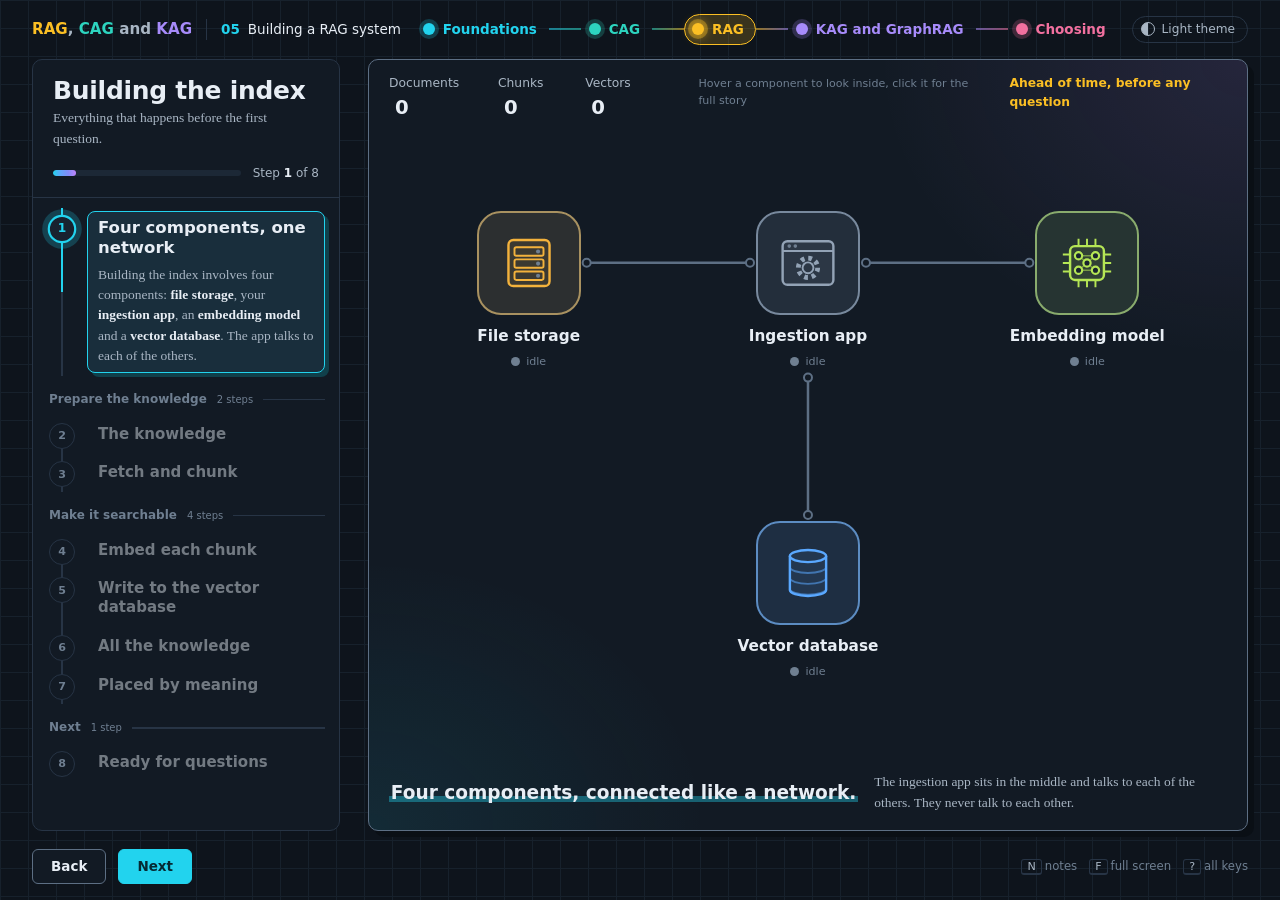
<file: 05-rag-build.html>
<!doctype html>
<html lang="en">
<head>
<meta charset="utf-8">
<meta name="viewport" content="width=device-width, initial-scale=1">
<title>Building a RAG System</title>
<link rel="stylesheet" href="assets/deck.css?v=8">
<link rel="stylesheet" href="assets/flow.css?v=2">
<style>
  /* =================== scene: client, network, server =================== */
  .scene {
    position: absolute;
    inset: 0;
    padding: 18px 22px 14px;
    display: grid;
    grid-template-columns: minmax(0, .8fr) minmax(110px, .34fr) minmax(0, 1.6fr);
    grid-template-rows: minmax(0, 1fr) auto;
    row-gap: 12px;
  }

  .box {
    min-height: 0;
    display: flex;
    flex-direction: column;
    background: var(--card);
    border: 1.5px solid var(--frame);
    border-radius: 10px;
    overflow: hidden;
  }
  .box-head {
    display: flex;
    align-items: baseline;
    gap: 10px;
    padding: 9px 14px 8px;
    border-bottom: 1.5px solid var(--rule);
    font-family: var(--font-ui);
  }
  .box-head b { font-size: 1.05em; }
  .box-head span { color: var(--ink-2); font-size: .8em; }
  .box.client { --tint: var(--c-history); }
  .box.server { --tint: var(--l3); }
  .box.client, .box.server {
    background: color-mix(in srgb, var(--tint) 5%, var(--card));
    border-color: color-mix(in srgb, var(--tint) 50%, var(--frame));
  }
  .box.client .box-head, .box.server .box-head {
    background: color-mix(in srgb, var(--tint) 13%, transparent);
    border-bottom-color: color-mix(in srgb, var(--tint) 30%, var(--rule));
  }

  /* ---------- client: the chat app ---------- */
  .sys-chip {
    margin: 10px 10px 0;
    padding: 5px 9px;
    border: 1.5px dashed var(--c-system);
    border-radius: 6px;
    font-family: var(--font-ui);
    font-size: .76em;
    color: var(--ink-2);
    display: flex;
    align-items: center;
    gap: 7px;
  }
  .sys-chip b { color: var(--ink); font-weight: 600; white-space: nowrap; }
  .sys-chip .sq { width: 10px; height: 10px; border-radius: 2px; background: var(--c-system); flex: none; }
  .sys-chip.pulse { animation: pulse 1.2s var(--ease) 2; }
  @keyframes pulse { 50% { background: color-mix(in srgb, var(--c-system) 20%, transparent); } }

  .conv-label {
    margin: 9px 10px 0;
    font-family: var(--font-ui);
    font-size: .74em;
    color: var(--ink-2);
    display: flex;
    gap: 7px;
    align-items: center;
  }
  .conv-label::before { content: ""; width: 10px; height: 10px; border-radius: 2px; background: var(--c-history); flex: none; }

  .chat {
    flex: 1;
    min-height: 0;
    overflow: hidden;
    display: flex;
    flex-direction: column;
    justify-content: flex-end;
    gap: 7px;
    margin: 6px 7px 7px;
    padding: 7px 5px;
    border-radius: 8px;
    border: 1.5px solid transparent;
    transition: border-color .4s, background .4s;
  }
  .chat.stored { border-color: var(--c-history); background: color-mix(in srgb, var(--c-history) 7%, transparent); }
  .chat.flash { animation: flash 1.1s var(--ease) 2; }
  @keyframes flash { 50% { background: color-mix(in srgb, var(--c-history) 22%, transparent); } }

  .msg {
    max-width: 90%;
    padding: 6px 10px;
    border-radius: 10px;
    font-size: .8em;
    line-height: 1.4;
    flex: none;
  }
  .msg.user { align-self: flex-end; background: var(--ink); color: var(--card); border-bottom-right-radius: 3px; }
  .msg.bot { align-self: flex-start; background: var(--sheet); border: 1.5px solid var(--rule); border-bottom-left-radius: 3px; }
  .msg.err { border-color: var(--c-danger); color: var(--c-danger); }
  .msg.more {
    align-self: stretch;
    max-width: none;
    text-align: center;
    font-family: var(--font-ui);
    font-size: .74em;
    color: var(--ink-2);
    padding: 4px 0;
    border-top: 1.5px dashed var(--rule);
    border-bottom: 1.5px dashed var(--rule);
    border-radius: 0;
  }
  .msg.file { display: flex; align-items: center; gap: 9px; font-family: var(--font-ui); }
  .msg.file small { display: block; opacity: .75; font-size: .85em; }
  .file-ic {
    width: 18px; height: 23px; flex: none;
    border: 1.5px solid currentColor;
    border-radius: 2px;
    background: linear-gradient(currentColor, currentColor) 3px 6px / 9px 1.5px no-repeat,
                linear-gradient(currentColor, currentColor) 3px 10px / 9px 1.5px no-repeat,
                linear-gradient(currentColor, currentColor) 3px 14px / 6px 1.5px no-repeat;
  }
  .msg[hidden] { display: none; }
  .msg.enter { animation: msgIn .4s var(--ease) both; }
  @keyframes msgIn {
    from { opacity: 0; transform: translateY(10px) scale(.97); }
    to { opacity: 1; transform: none; }
  }

  .input {
    margin: 0 10px 10px;
    display: flex;
    gap: 8px;
    align-items: center;
    border: 1.5px solid var(--rule);
    border-radius: 8px;
    padding: 5px 5px 5px 10px;
    min-height: 38px;
    font-size: .8em;
  }
  .input .txt { flex: 1; min-width: 0; color: var(--ink); white-space: nowrap; overflow: hidden; text-overflow: ellipsis; }
  .input .txt:empty:not(.typing)::before { content: "Ask the helpdesk"; color: var(--ink-3); }
  .input .txt.typing::after {
    content: "";
    display: inline-block;
    width: 2px; height: 1.05em;
    background: var(--ink);
    margin-left: 1px;
    vertical-align: -2px;
    animation: blink .8s steps(1) infinite;
  }
  @keyframes blink { 50% { opacity: 0; } }
  .input .send {
    font-family: var(--font-ui);
    font-weight: 600;
    font-size: .9em;
    background: var(--ink);
    color: var(--card);
    border-radius: 5px;
    padding: 4px 10px;
    transition: transform .15s;
  }
  .input .send.press { transform: scale(.88); }

  /* ---------- network between client and server ---------- */
  .wire { position: relative; }
  .lane {
    position: absolute;
    left: 4px; right: 4px;
    height: 2px;
    background: repeating-linear-gradient(90deg, var(--ink-3) 0 6px, transparent 6px 12px);
  }
  .lane.req { top: 30%; }
  .lane.res { top: 70%; }
  .lane.req::after, .lane.res::after { content: ""; position: absolute; top: -5px; border: 6px solid transparent; }
  .lane.req::after { right: -6px; border-left: 8px solid var(--ink-3); border-right: 0; }
  .lane.res::after { left: -6px; border-right: 8px solid var(--ink-3); border-left: 0; }
  .lane span {
    position: absolute;
    left: 50%;
    transform: translateX(-50%);
    font-family: var(--font-ui);
    font-size: .74em;
    color: var(--ink-3);
    white-space: nowrap;
  }
  .lane.req span { bottom: 8px; }
  .lane.res span { top: 8px; }
  .wire-cap {
    position: absolute;
    left: 0; right: 0; top: 50%;
    transform: translateY(-50%);
    text-align: center;
    font-family: var(--font-ui);
    font-size: .74em;
    color: var(--ink-3);
  }

  .packet {
    position: absolute;
    top: 30%;
    width: 184px;
    transform: translateY(-50%) scale(.9);
    opacity: 0;
    background: var(--card);
    border: 1.5px solid var(--frame);
    border-radius: 8px;
    box-shadow: 4px 4px 0 var(--shadow);
    padding: 7px 10px 6px;
    font-family: var(--font-ui);
    font-size: .74em;
    z-index: 5;
    left: -70px;
    transition: left 1.15s cubic-bezier(.55, .05, .3, 1), opacity .35s, transform .35s var(--ease);
  }
  .packet.on { opacity: 1; transform: translateY(-50%) scale(1); }
  .packet.at-server { left: calc(100% - 110px); }
  .packet.instant { transition: none; }
  .packet .ph { font-weight: 700; margin-bottom: 4px; display: flex; justify-content: space-between; }
  .packet .ph span { color: var(--ink-2); font-weight: 400; }
  .packet .row { display: grid; grid-template-columns: 10px 1fr auto; gap: 7px; align-items: center; padding: 1px 0; }
  .packet .row i { width: 10px; height: 10px; border-radius: 2px; }
  .packet .row b { font-weight: 400; color: var(--ink-2); font-variant-numeric: tabular-nums; }
  .packet .tot {
    margin-top: 4px;
    padding-top: 4px;
    border-top: 1.5px solid var(--rule);
    display: flex;
    justify-content: space-between;
    font-weight: 700;
    font-variant-numeric: tabular-nums;
  }

  .err-packet {
    position: absolute;
    top: 70%;
    left: calc(100% - 110px);
    width: 170px;
    transform: translateY(-50%);
    opacity: 0;
    background: var(--card);
    border: 2px solid var(--c-danger);
    color: var(--c-danger);
    border-radius: 8px;
    padding: 6px 9px;
    font-family: var(--font-ui);
    font-size: .74em;
    font-weight: 600;
    z-index: 5;
    transition: left 1s cubic-bezier(.55, .05, .3, 1), opacity .3s;
  }
  .err-packet.on { opacity: 1; }
  .err-packet.at-client { left: -60px; }
  .err-packet.instant { transition: none; }

  .stream { position: absolute; top: 70%; left: 4px; right: 4px; height: 0; opacity: 0; transition: opacity .3s; }
  .stream.on { opacity: 1; }
  .stream i {
    position: absolute;
    top: -6px;
    width: 12px; height: 12px;
    border-radius: 2px;
    background: var(--c-response);
    animation: flow 1s linear infinite;
  }
  .stream i:nth-child(2) { animation-delay: .25s; }
  .stream i:nth-child(3) { animation-delay: .5s; }
  .stream i:nth-child(4) { animation-delay: .75s; }
  .solo {
    position: absolute;
    top: calc(70% - 6px);
    left: calc(100% - 12px);
    width: 12px; height: 12px;
    border-radius: 2px;
    background: var(--c-response);
    opacity: 0;
    z-index: 4;
  }
  .solo.go { animation: flow 1s linear 1 both; }
  @keyframes flow {
    from { left: calc(100% - 12px); opacity: 0; }
    15% { opacity: 1; }
    85% { opacity: 1; }
    to { left: 0; opacity: 0; }
  }

  /* =================== server: the model =================== */
  .srv {
    flex: 1;
    min-height: 0;
    display: grid;
    grid-template-columns: auto minmax(0, 1fr) minmax(92px, auto);
    grid-template-rows: auto minmax(0, 1fr) minmax(0, .8fr) auto auto;
    grid-template-areas:
      "wl   status status"
      "win  net    out"
      "win  tray   tray"
      "win  cache  cache"
      "wu   meta   meta";
    column-gap: 14px;
    row-gap: 8px;
    padding: 10px 14px 10px;
    font-family: var(--font-ui);
  }
  .area-label { font-weight: 600; font-size: .8em; line-height: 1.2; }
  .area-label small { display: block; font-weight: 400; color: var(--ink-3); }

  /* context window column */
  .wl { grid-area: wl; align-self: end; }
  /* the column keeps 14% of its height free below the window, so an overflow always has room */
  .col {
    grid-area: win;
    position: relative;
    width: clamp(92px, 7.4vw, 140px);
  }
  .cw-box {
    position: absolute;
    left: 0; right: 0; top: 0;
    height: 86%;
    border: 2px solid var(--frame);
    border-radius: 6px;
    background: var(--cell-empty);
    transition: border-color .3s;
  }
  .col.over .cw-box { border-color: var(--c-danger); }
  .wu { grid-area: wu; font-size: .76em; color: var(--ink-2); }
  .wu b { color: var(--ink); font-size: 1.3em; font-variant-numeric: tabular-nums; }
  .wu.over b { color: var(--c-danger); }

  .seg {
    position: absolute;
    left: 3px; right: 3px;
    min-height: 5px;
    border-radius: 3px;
    color: var(--on-color);
    font-size: .66em;
    font-weight: 600;
    line-height: 1.2;
    padding: 3px 5px;
    overflow: hidden;
    white-space: nowrap;
    text-overflow: ellipsis;
    transition:
      height .6s var(--ease) var(--d, 0s),
      opacity .4s var(--ease) var(--d, 0s),
      transform .4s var(--ease) var(--d, 0s);
  }
  .seg.slow { transition: height var(--grow, 1.8s) linear; }
  .seg.leave { opacity: 0; transform: translateX(26px); }
  .seg.system { background: var(--c-system); }
  .seg.history { background: var(--c-history); }
  .seg.docs { background: var(--c-docs); }
  .seg.question { background: var(--c-question); }
  .seg.response { background: var(--c-response); }
  .seg.room {
    background: repeating-linear-gradient(135deg,
      color-mix(in srgb, var(--c-response) 30%, transparent) 0 3px, transparent 3px 6px);
    border: 1.5px dashed var(--c-response);
    color: var(--c-response);
  }
  .seg { z-index: 1; }
  .over-zone {
    position: absolute;
    left: 0; right: 0;
    top: 86%;
    height: 0;
    border: 2px dashed var(--c-danger);
    border-top: 0;
    border-radius: 0 0 6px 6px;
    background: repeating-linear-gradient(135deg,
      color-mix(in srgb, var(--c-danger) 30%, transparent) 0 4px, transparent 4px 8px);
    opacity: 0;
    z-index: 0;
    transition: opacity .4s, height .6s var(--ease);
  }
  .col.over .over-zone { opacity: 1; }

  /* status line */
  .status { grid-area: status; display: flex; align-items: center; gap: 8px; font-weight: 600; font-size: .86em; align-self: end; }
  .status i { width: 10px; height: 10px; border-radius: 50%; background: var(--ink-3); flex: none; }
  .status.reading i { background: var(--ink); animation: beat .7s ease-in-out infinite; }
  .status.writing i { background: var(--c-response); animation: beat .5s ease-in-out infinite; }
  .status.error { color: var(--c-danger); }
  .status.error i { background: var(--c-danger); }
  .status.idle { color: var(--ink-2); font-weight: 400; }
  .status.idle i { background: var(--accent); }
  @keyframes beat { 50% { transform: scale(1.5); opacity: .6; } }

  /* the neural network */
  .net { grid-area: net; position: relative; min-height: 0; }
  .net svg { position: absolute; inset: 0; width: 100%; height: 100%; overflow: visible; }
  /* each layer has its own colour; the reading wave takes it, the writing pass is pink */
  .net .n0, .net .e0, .net .lt0 { --lc: var(--l1); }
  .net .n1, .net .e1, .net .lt1 { --lc: var(--l2); }
  .net .n2, .net .e2, .net .lt2 { --lc: var(--l3); }
  .net .n3, .net .e3, .net .lt3, .net .e4 { --lc: var(--l4); }
  .net .n, .net .e { --wave: var(--lc); }
  .net.writing .n, .net.writing .e { --wave: var(--c-response); }
  .net .e { stroke: color-mix(in srgb, var(--lc) 22%, var(--rule)); stroke-width: 1; transition: stroke .2s, stroke-width .2s; }
  .net .e.hot { stroke: var(--wave); stroke-width: 1.7; }
  .net .n { fill: var(--card); stroke: color-mix(in srgb, var(--lc) 65%, var(--frame)); stroke-width: 1.8; transition: fill .2s, stroke .2s; }
  .net .n.hot { fill: var(--wave); stroke: var(--wave); filter: drop-shadow(0 0 4px color-mix(in srgb, var(--wave) 70%, transparent)); }
  .net .lt { font-family: var(--font-ui); font-size: 11px; font-weight: 700; fill: var(--lc); text-anchor: middle; }
  .net .loop { fill: none; stroke: var(--rule); stroke-width: 1.5; stroke-dasharray: 4 4; transition: stroke .2s; }
  .net .loop.hot { stroke: var(--c-response); animation: dash .5s linear infinite; }
  .net .loop-lab { font-family: var(--font-ui); font-size: 10px; fill: var(--ink-3); text-anchor: middle; }
  @keyframes dash { to { stroke-dashoffset: -16; } }
  .net .ft { opacity: 0; }
  .net.feeding .ft { animation: feed .8s linear infinite; }
  @keyframes feed {
    from { transform: translateX(-6px); opacity: 0; }
    25% { opacity: 1; }
    to { transform: translateX(46px); opacity: 0; }
  }
  .net.busy .n { animation: busy .24s ease-in-out infinite alternate; }
  .net.busy .n:nth-of-type(3n) { animation-delay: .08s; }
  .net.busy .n:nth-of-type(3n+1) { animation-delay: .16s; }
  @keyframes busy { to { fill: var(--c-response); stroke: var(--c-response); } }
  .net-note { position: absolute; left: 0; right: 0; bottom: -2px; text-align: center; font-size: .66em; color: var(--ink-3); }

  /* output */
  .out { grid-area: out; align-self: center; text-align: center; }
  .outbox {
    border: 2px solid var(--rule);
    border-radius: 8px;
    padding: 7px 8px 8px;
    background: var(--card);
    transition: border-color .3s;
  }
  .outbox.live { border-color: var(--c-response); }
  .outbox small { display: block; font-size: .7em; color: var(--ink-2); }
  .outbox b {
    display: block;
    min-height: 1.25em;
    font-size: 1.45em;
    line-height: 1.25;
    color: var(--c-response);
    white-space: pre;
  }
  .outbox b.pop { animation: pop .3s var(--ease); }
  @keyframes pop { from { transform: scale(.6); opacity: 0; } to { transform: none; opacity: 1; } }

  /* working values tray */
  .tray { grid-area: tray; min-height: 0; display: flex; flex-direction: column; gap: 5px; }
  .tray-head { display: flex; align-items: baseline; gap: 10px; font-size: .78em; white-space: nowrap; overflow: hidden; }
  .tray-head b { font-weight: 600; }
  .tray-head span { color: var(--ink-3); }
  .tray-head .same-note { color: var(--ink); display: none; align-items: center; gap: 6px; font-weight: 600; animation: capIn .4s var(--ease) both; }
  .tray.same .tray-head .sub { display: none; }
  .tray-head .same-note::before { content: ""; width: 16px; height: 10px; border: 2px dashed var(--ink); border-radius: 3px; }
  .tray.same .same-note { display: inline-flex; }
  .tray-rows {
    position: relative;
    flex: 1;
    min-height: 0;
    display: grid;
    grid-template-columns: 50px minmax(0, 1fr);
    grid-template-rows: repeat(4, minmax(0, 1fr));
    row-gap: 4px;
    column-gap: 8px;
    border: 1.5px dashed var(--rule);
    border-radius: 6px;
    padding: 6px 8px;
  }
  .tlab { font-size: .66em; font-weight: 700; color: var(--lc); align-self: center; text-align: right; white-space: nowrap; }
  .tlab::before {
    content: "";
    display: inline-block;
    width: 7px; height: 7px;
    border-radius: 50%;
    background: var(--lc);
    margin-right: 5px;
    vertical-align: 1px;
  }
  .tsegs { display: flex; gap: 2px; min-height: 0; border-radius: 3px; transition: box-shadow .2s; }
  .tsegs.read { box-shadow: 0 0 0 2px var(--c-response); }
  .tseg {
    --k: var(--ink-3);
    height: 100%;
    flex: none;
    border-radius: 2px;
    background-color: var(--k);
    background-image: repeating-linear-gradient(90deg, transparent 0 3px, color-mix(in srgb, var(--card) 45%, transparent) 3px 4px);
    transform: scaleX(0);
    transform-origin: left;
    transition: transform .45s var(--ease) var(--d, 0s), width var(--wdur, .5s) linear, opacity .4s;
  }
  .tseg.on { transform: scaleX(1); }
  .tseg.leave { opacity: 0; }
  .tray.instant .tseg { transition: none; }
  .tseg.system { --k: var(--c-system); }
  .tseg.history { --k: var(--c-history); }
  .tseg.question { --k: var(--c-question); }
  .tseg.response { --k: var(--c-response); }
  .same-wrap { grid-area: 1 / 2 / span 4 / 3; position: relative; pointer-events: none; }
  .same-box {
    position: absolute;
    left: -4px; top: -4px; bottom: -4px;
    border: 2px dashed var(--ink);
    border-radius: 5px;
    opacity: 0;
    transition: opacity .5s;
  }
  .tray.same .same-box { opacity: 1; }
  .tray-legend { display: flex; flex-wrap: wrap; gap: 4px 14px; font-size: .72em; color: var(--ink-2); min-height: 1.2em; }
  .tray-legend span { display: inline-flex; align-items: center; gap: 6px; }
  .tray-legend i { width: 9px; height: 9px; border-radius: 2px; }
  .tray-legend b { color: var(--ink); font-weight: 600; font-variant-numeric: tabular-nums; }

  /* counters */
  .meta { grid-area: meta; display: flex; align-items: baseline; gap: 6px 20px; flex-wrap: wrap; font-size: .76em; color: var(--ink-2); }
  .meta b { color: var(--ink); font-size: 1.45em; font-variant-numeric: tabular-nums; margin-left: 4px; }
  .meta .memo { margin-left: auto; }
  .meta .memo strong { color: var(--ink); }
  .memo.flash strong { animation: memoFlash 1.2s var(--ease) 2; }
  @keyframes memoFlash { 50% { color: var(--c-danger); } }

  /* ---------- callout row under the scene ---------- */
  .callout { grid-column: 1 / -1; position: relative; min-height: 60px; }
  .callout > div { position: absolute; inset: 0; display: flex; align-items: center; gap: 18px; }
  .callout .big {
    font-family: var(--font-ui);
    font-weight: 700;
    font-size: clamp(19px, 1.6vw, 29px);
    line-height: 1.15;
  }
  .callout .small { color: var(--ink-2); font-size: .9em; max-width: 60em; }
  .chips { display: flex; flex-wrap: wrap; gap: 4px; }
  .chip {
    font-family: var(--font-ui);
    font-size: .9em;
    padding: 2px 8px 3px;
    border-radius: 4px;
    border: 1.5px solid var(--c-question);
    background: color-mix(in srgb, var(--c-question) 14%, var(--card));
    white-space: pre;
  }
  .chip:nth-child(even) { background: var(--card); }
  .callout .eq { font-family: var(--font-ui); color: var(--ink-2); }
  .callout .eq b { color: var(--ink); }

  /* =================== chart layer (last step) =================== */
  .chart {
    display: grid;
    grid-template-rows: auto minmax(0, 1fr) auto auto;
    gap: 12px;
    font-family: var(--font-ui);
  }
  .chart-head { display: flex; align-items: baseline; justify-content: space-between; gap: 12px 24px; flex-wrap: wrap; }
  .chart-head h2 { margin: 0; font-size: 1.25em; }
  .chart-key { display: flex; gap: 18px; font-size: .82em; color: var(--ink-2); flex-wrap: wrap; }
  .chart-key span { display: inline-flex; align-items: center; gap: 7px; }
  .chart-key i { width: 14px; height: 14px; border-radius: 2px; }
  .hatch {
    background: repeating-linear-gradient(135deg, var(--ink-3) 0 3px, color-mix(in srgb, var(--ink-3) 35%, transparent) 3px 6px);
  }
  .plot { position: relative; min-height: 0; margin-left: 44px; border-left: 1.5px solid var(--frame); border-bottom: 1.5px solid var(--frame); }
  .gridline { position: absolute; left: 0; right: 0; border-top: 1px dashed var(--rule); }
  .gridline span { position: absolute; right: calc(100% + 8px); top: -.65em; font-size: .72em; color: var(--ink-3); font-variant-numeric: tabular-nums; }
  .bars { position: absolute; inset: 0 6px 0 6px; display: flex; align-items: flex-end; gap: 5px; }
  .bar {
    flex: 1;
    height: 100%;
    display: flex;
    flex-direction: column;
    justify-content: flex-end;
    transform: scaleY(0);
    transform-origin: bottom;
    transition: transform .55s var(--ease) calc(var(--i) * 45ms + .15s);
  }
  .chart.is-on .bar { transform: scaleY(1); }
  .bar .new { background: var(--c-question); border-radius: 2px 2px 0 0; }
  .xaxis { margin-left: 50px; margin-right: 6px; display: flex; gap: 5px; font-size: .72em; color: var(--ink-3); }
  .xaxis span { flex: 1; text-align: center; font-variant-numeric: tabular-nums; }
  .totals { display: flex; gap: 16px 40px; align-items: flex-end; flex-wrap: wrap; border-top: 1.5px solid var(--rule); padding-top: 12px; }
  .totals .t b { display: block; font-size: clamp(26px, 2.4vw, 42px); line-height: 1; font-variant-numeric: tabular-nums; }
  .totals .t span { font-size: .82em; color: var(--ink-2); }
  .totals .t.alt b { color: var(--ink-2); }
  .totals .foot { margin-left: auto; font-size: .76em; color: var(--ink-3); max-width: 22em; font-family: var(--font-text); }

  /* =================== page 02: prompt caching =================== */

  /* text served from cache: outlined in the cache colour */
  .seg.hit { box-shadow: inset 0 0 0 2.5px var(--c-cache); }
  .seg.date { background: var(--c-danger); }
  .tseg.date { --k: var(--c-danger); }
  .tseg.docs { --k: var(--c-docs); }
  .tseg.cached { box-shadow: 0 0 0 2px var(--c-cache); }
  .tseg.fromcache { animation: fromCache 1s var(--ease); }
  @keyframes fromCache {
    0% { transform: translateY(30px) scaleX(1); opacity: 0; }
    60% { opacity: 1; }
    100% { transform: none; }
  }

  /* the prompt cache: kept between requests */
  .cache {
    grid-area: cache;
    border: 2px dashed color-mix(in srgb, var(--c-cache) 55%, var(--rule));
    border-radius: 8px;
    padding: 6px 10px 8px;
    display: grid;
    gap: 5px;
    transition: border-color .3s, background .3s;
  }
  .cache.has { border-style: solid; border-color: var(--c-cache); background: color-mix(in srgb, var(--c-cache) 7%, transparent); }
  .cache-head { display: flex; align-items: baseline; gap: 10px; font-size: .78em; white-space: nowrap; overflow: hidden; }
  .cache-head b { color: var(--c-cache); font-weight: 700; }
  .cache-head span { color: var(--ink-2); overflow: hidden; text-overflow: ellipsis; }
  .cache-head .cache-flag, .cache-head .ttl, .cache-head b { flex: none; }
  .cache-head .ttl { margin-left: auto; color: var(--ink); font-weight: 700; font-variant-numeric: tabular-nums; }
  .cache-head .ttl.low { color: var(--c-danger); }
  .cache-bar { display: flex; gap: 2px; height: 16px; }
  .cseg {
    --k: var(--ink-3);
    height: 100%;
    border-radius: 2px;
    background-color: var(--k);
    background-image: repeating-linear-gradient(90deg, transparent 0 3px, color-mix(in srgb, var(--card) 45%, transparent) 3px 4px);
    transform: scaleX(0);
    transform-origin: left;
    transition: transform .6s var(--ease) var(--d, 0s), opacity .5s;
  }
  .cseg.on { transform: scaleX(1); }
  .cseg.instant { transition: none; }
  .cseg.leave { opacity: 0; }
  .cseg.system { --k: var(--c-system); }
  .cseg.docs { --k: var(--c-docs); }
  .cseg.history { --k: var(--c-history); }
  .cseg.question { --k: var(--c-question); }
  .cseg.date { --k: var(--c-danger); }
  .cache.hit { animation: cacheHit 1.1s var(--ease); }
  @keyframes cacheHit { 40% { box-shadow: 0 0 0 6px color-mix(in srgb, var(--c-cache) 35%, transparent); } }
  .cache.miss { animation: cacheMiss .7s var(--ease); border-color: var(--c-danger); }
  @keyframes cacheMiss {
    20% { transform: translateX(-5px); }
    40% { transform: translateX(4px); }
    60% { transform: translateX(-3px); }
    80% { transform: translateX(2px); }
  }
  .cache-flag {
    font-size: .74em;
    font-weight: 700;
    border-radius: 999px;
    padding: 0 8px 1px;
    opacity: 0;
    transition: opacity .3s;
  }
  .cache-flag.on { opacity: 1; }
  .cache-flag.hit { color: var(--on-color); background: var(--c-cache); }
  .cache-flag.miss { color: #fff; background: var(--c-danger); }
  .cache-flag.write { color: var(--c-cache); border: 1.5px solid var(--c-cache); }

  /* billing line */
  .meta .bill b { color: var(--c-cache); }
  .meta .bill small { color: var(--ink-3); margin-left: 4px; }

  /* the cache marker inside a request packet */
  .packet .mk {
    margin: 3px 0;
    border-top: 2px dashed var(--c-cache);
    color: var(--c-cache);
    font-size: .86em;
    font-weight: 700;
    padding-top: 1px;
  }
  .packet .row.d i { background: var(--c-danger); }

  /* the app's stable beginning, in the client */
  .sys-chip .policy { color: var(--c-docs); font-weight: 600; }

  /* clock shown while time passes */
  .clock {
    position: absolute;
    left: 36%; top: 42%;
    transform: translate(-50%, -50%) scale(.9);
    z-index: 6;
    background: var(--card);
    border: 2px solid var(--c-cache);
    border-radius: 12px;
    padding: 10px 18px;
    text-align: center;
    font-family: var(--font-ui);
    opacity: 0;
    pointer-events: none;
    transition: opacity .3s, transform .3s var(--ease);
  }
  .clock.on { opacity: 1; transform: translate(-50%, -50%); }
  .clock b { display: block; font-size: 1.8em; font-variant-numeric: tabular-nums; }
  .clock span { font-size: .8em; color: var(--ink-2); }

  /* =================== explainer layers =================== */
  .explain {
    display: grid;
    grid-template-rows: auto minmax(0, 1fr) auto;
    gap: 18px;
    font-family: var(--font-ui);
  }
  .explain h2 { margin: 0; font-size: 1.3em; }
  .explain .lead { margin: 4px 0 0; font-family: var(--font-text); color: var(--ink-2); max-width: 54em; }
  .explain .foot { font-size: .78em; color: var(--ink-3); font-family: var(--font-text); }

  .reqs { display: grid; gap: 26px; align-content: center; }
  .req { display: grid; grid-template-columns: 9.5em minmax(0, 1fr); gap: 16px; align-items: center; }
  .req-name { font-weight: 700; }
  .req-name small { display: block; font-weight: 400; color: var(--ink-2); font-size: .82em; }
  .rbar { position: relative; display: flex; gap: 2px; height: 48px; }
  .rbar > span {
    height: 100%;
    border-radius: 3px;
    display: flex;
    align-items: center;
    padding: 0 8px;
    font-size: .78em;
    font-weight: 600;
    color: var(--on-color);
    white-space: nowrap;
    overflow: hidden;
  }
  .rbar .system { background: var(--c-system); }
  .rbar .docs { background: var(--c-docs); }
  .rbar .history { background: var(--c-history); }
  .rbar .question { background: var(--c-question); }
  .rbar .date { background: var(--c-danger); color: #fff; }
  .rbar .tools { background: var(--c-tools); }
  .rbar .cachedpart { box-shadow: inset 0 0 0 3px var(--c-cache); }
  .rbar .missed { opacity: .45; }
  .rbar > .marker {
    overflow: visible;
    position: absolute;
    top: -12px; bottom: -12px;
    width: 0;
    border-left: 3px dashed var(--c-cache);
    padding: 0;
  }
  .rbar .marker::after {
    content: "cache marker";
    position: absolute;
    top: -18px; left: -40px;
    width: 80px;
    text-align: center;
    font-size: .72em;
    font-weight: 700;
    color: var(--c-cache);
  }
  .verdict { display: inline-flex; align-items: center; gap: 8px; font-weight: 700; margin-top: 8px; font-size: .9em; }
  .verdict.ok { color: var(--c-cache); }
  .verdict.bad { color: var(--c-danger); }
  .brace { display: flex; gap: 2px; margin-top: 6px; font-size: .76em; color: var(--ink-2); }
  .brace span { border-top: 2px solid currentColor; padding-top: 3px; text-align: center; }
  .brace .c { color: var(--c-cache); }
  .brace .n { color: var(--ink-2); }

  .rule-list { display: flex; flex-wrap: wrap; gap: 8px; align-items: center; font-size: .9em; }
  .rule-list .tk { background: var(--card); border: 1.5px solid var(--rule); border-radius: 6px; padding: 3px 9px; }
  .rule-list .arrow { color: var(--ink-3); }

  /* price table */
  .prices { width: 100%; border-collapse: collapse; font-size: .92em; align-self: center; }
  .prices th, .prices td { text-align: left; padding: 12px 14px; border-bottom: 1.5px solid var(--rule); vertical-align: top; }
  .prices th { font-size: .8em; color: var(--ink-2); font-weight: 600; }
  .prices td:first-child { font-weight: 700; white-space: nowrap; }
  .prices td b { color: var(--c-cache); }
  .prices td small { display: block; color: var(--ink-3); font-family: var(--font-text); margin-top: 2px; }

  /* the 20-question chart reuses page 01's chart styles */
  .bar-c .cachepart { background: color-mix(in srgb, var(--c-cache) 75%, var(--card)); }

  /* =================== page 05: building a RAG system, as a network =================== */
  :root { --d-store: var(--c-docs); --d-app: var(--c-tools); --d-emb: var(--c-embed); --d-db: var(--c-history); }

  .board {
    position: absolute;
    inset: 0;
    padding: 14px 20px 12px;
    display: grid;
    grid-template-rows: auto minmax(0, 1fr) auto;
    row-gap: 12px;
    font-family: var(--font-ui);
  }
  .counters { display: flex; gap: 26px; align-items: baseline; font-size: .82em; color: var(--ink-2); }
  .counters b { font-size: 1.6em; color: var(--ink); font-variant-numeric: tabular-nums; margin-left: 6px; }
  .counters .spacer { flex: 1; }
  .counters .when { font-weight: 700; color: var(--p-rag); }
  .counters .tip { color: var(--ink-3); font-size: .9em; }

  /* the network: three devices on top, the event list and the database below */
  .lan {
    position: relative;
    min-height: 0;
    display: grid;
    grid-template-columns: repeat(3, minmax(0, 1fr));
    grid-template-rows: minmax(0, 1fr) minmax(0, 1fr);
  }
  .cables { position: absolute; inset: 0; width: 100%; height: 100%; pointer-events: none; overflow: visible; }
  .cable { stroke: var(--frame); stroke-width: 2.5; stroke-linecap: round; transition: stroke .3s; }
  .cable.busy { stroke: var(--ck, var(--accent)); stroke-dasharray: 7 6; animation: dash .5s linear infinite; }
  @keyframes dash { to { stroke-dashoffset: -13; } }
  .port { fill: var(--sheet); stroke: var(--frame); stroke-width: 2; }
  .clab { font-size: 10px; fill: var(--ink-3); }

  /* icons */
  .ico { width: 58%; height: 58%; overflow: visible; }
  .ico .f { fill: color-mix(in srgb, var(--dc) 16%, var(--card)); stroke: var(--dc); stroke-width: 2; }
  .ico .s { fill: none; stroke: var(--dc); stroke-width: 1.6; }
  .ico .lt { fill: var(--ink-3); }
  .ico .nd { fill: var(--card); stroke: var(--dc); stroke-width: 1.8; }
  .ico .ln { stroke: color-mix(in srgb, var(--dc) 55%, transparent); stroke-width: 1.2; }
  /* storage: drive lights blink */
  .dev.busy .ico .lt { fill: var(--c-question); animation: led .35s steps(2) infinite; }
  .dev.busy .ico .lt:nth-of-type(2) { animation-delay: .12s; }
  .dev.busy .ico .lt:nth-of-type(3) { animation-delay: .24s; }
  /* app: the gear turns */
  .ico .gear { transform-box: fill-box; transform-origin: center; }
  .dev.busy .ico .gear { animation: spin 1.1s linear infinite; }
  @keyframes spin { to { transform: rotate(360deg); } }
  .ico .teeth { fill: none; stroke: var(--dc); stroke-width: 4; stroke-dasharray: 3.1 3.18; }
  /* embedding model: the network lights up */
  .dev.busy .ico .nd { animation: glow .45s ease-in-out infinite alternate; animation-delay: calc(var(--i) * .08s); }
  @keyframes glow { to { fill: var(--dc); } }
  /* database: the platters light in turn */
  .ico .ring { fill: none; stroke: var(--dc); stroke-width: 1.6; opacity: .55; }
  .dev.busy .ico .ring { animation: ring .6s ease-in-out infinite; }
  .dev.busy .ico .ring.r2 { animation-delay: .2s; }
  .dev.busy .ico .ring.r3 { animation-delay: .4s; }
  @keyframes ring { 50% { opacity: 1; stroke-width: 3; } }

  /* storage: the files */
  .file { display: grid; grid-template-columns: 40px minmax(0, 1fr) auto; column-gap: 9px; align-items: center; padding: 5px 8px; border: 1.5px solid var(--rule); border-left: 4px solid var(--k); border-radius: 7px; background: var(--card); transition: opacity .4s; }
  .file .ft { border-radius: 4px; padding: 3px 0; text-align: center; font-weight: 700; font-size: .85em; background: var(--k); color: var(--on-color); }
  .file small { color: var(--ink-3); font-variant-numeric: tabular-nums; }
  .file.sent { opacity: .55; }
  .ktotal { color: var(--ink-2); margin-top: 2px; }
  .ktotal b { color: var(--ink); font-variant-numeric: tabular-nums; }

  /* app: the chunker's screen */
  .screen-lab { color: var(--ink-3); font-size: .9em; }
  .docx { display: flex; flex-direction: column; gap: 0; padding: 4px 6px; border: 1.5px solid var(--rule); border-left: 4px solid var(--c-docs); border-radius: 7px; background: var(--card); transition: gap .6s var(--ease), padding .6s var(--ease), background .6s, border-color .6s; }
  .part { position: relative; padding: 3px 7px; border: 1.5px solid transparent; border-radius: 6px; font-family: var(--font-text); white-space: nowrap; overflow: hidden; text-overflow: ellipsis; transition: border-color .5s, background .5s; }
  .part b { font-family: var(--font-ui); }
  .part.more { font-family: var(--font-ui); color: var(--ink-3); }
  .part + .part::before { content: ""; position: absolute; left: -6px; right: -6px; top: -1px; border-top: 2px dashed var(--c-danger); transform: scaleX(0); transform-origin: left; transition: transform .45s var(--ease) var(--cd, 0s), opacity .3s; }
  .part:nth-child(2) { --cd: .2s; }
  .part:nth-child(3) { --cd: .4s; }
  .part:nth-child(4) { --cd: .6s; }
  .docx.cut .part + .part::before { transform: scaleX(1); }
  .docx.split { gap: 5px; padding: 0; background: transparent; border-color: transparent; }
  .docx.split .part { border-color: color-mix(in srgb, var(--c-docs) 70%, var(--rule)); background: color-mix(in srgb, var(--c-docs) 10%, var(--card)); }
  .docx.split .part.more { border-style: dashed; background: transparent; }
  .docx.split .part::before { opacity: 0; }
  .part.pick { border-color: var(--c-docs) !important; box-shadow: 0 0 0 3px color-mix(in srgb, var(--c-docs) 30%, transparent); }
  .others { display: grid; grid-template-columns: 1fr 1fr; gap: 5px; }
  .others div { display: flex; justify-content: space-between; gap: 6px; border: 1.5px solid var(--rule); border-left: 4px solid var(--k); border-radius: 6px; padding: 2px 7px; background: var(--card); white-space: nowrap; }

  /* embedding model: in and out */
  .io { display: grid; grid-template-columns: 30px minmax(0, 1fr); gap: 6px; align-items: center; }
  .io > small { color: var(--ink-3); }
  .ein, .eout { border: 1.5px solid var(--rule); border-radius: 7px; background: var(--card); padding: 5px 8px; min-width: 0; }
  .ein { border-color: color-mix(in srgb, var(--c-docs) 70%, var(--rule)); font-family: var(--font-text); white-space: nowrap; overflow: hidden; text-overflow: ellipsis; }
  .ein b { font-family: var(--font-ui); }
  .eout { display: grid; gap: 3px; border-color: color-mix(in srgb, var(--c-embed) 70%, var(--rule)); }
  .eout .nums { font-variant-numeric: tabular-nums; color: var(--ink-2); white-space: nowrap; overflow: hidden; text-overflow: ellipsis; }
  .enote { color: var(--ink-2); font-family: var(--font-text); }

  /* vector database */
  .dbg { flex: 1; min-height: 0; display: grid; grid-template-columns: minmax(0, 1.25fr) minmax(0, 1fr); gap: 12px; }
  .dbt { display: grid; gap: 4px; align-content: start; min-height: 0; }
  .dbr, .dbh { display: grid; grid-template-columns: 58px minmax(0, 1fr) auto; gap: 8px; align-items: center; }
  .dbh { color: var(--ink-3); font-size: .9em; padding: 0 7px 2px; border-bottom: 1.5px solid var(--rule); }
  .dbr { padding: 2px 7px; border: 1.5px solid var(--rule); border-radius: 6px; background: var(--card); }
  .dbr .tx { font-family: var(--font-text); white-space: nowrap; overflow: hidden; text-overflow: ellipsis; }
  .dbr .tx b { font-family: var(--font-ui); }
  .dbr .lb { font-size: .9em; border: 1.5px solid var(--k, var(--c-docs)); border-radius: 999px; padding: 0 7px; white-space: nowrap; }
  .dbr .vg { height: 15px; }
  .dbr .vg i { width: 3px; }
  .dbmore { color: var(--ink-3); padding-left: 7px; }
  .mapbox { min-height: 0; border: 1.5px solid var(--rule); border-radius: 8px; background: color-mix(in srgb, var(--paper) 50%, transparent); padding: 4px 6px; display: flex; flex-direction: column; }
  .mapbox .cap { font-size: .9em; color: var(--ink-2); }
  .mapbox .cap b { color: var(--ink); }
  .mapbox svg { flex: 1; min-height: 0; }

  /* packets */
  .pkt {
    position: absolute;
    z-index: 30;
    left: 0; top: 0;
    transform: translate(-50%, -50%) scale(.8);
    opacity: 0;
    display: flex;
    align-items: center;
    gap: 6px;
    max-width: 210px;
    padding: 3px 9px 3px 6px;
    border-radius: 7px;
    border: 2px solid var(--k);
    background: var(--card);
    box-shadow: 0 5px 16px rgba(0, 0, 0, .35);
    font-size: .74em;
    font-weight: 700;
    white-space: nowrap;
    pointer-events: none;
    transition-property: left, top, opacity, transform;
    transition-timing-function: cubic-bezier(.45, .05, .35, 1), cubic-bezier(.45, .05, .35, 1), ease, ease;
  }
  .pkt.on { opacity: 1; transform: translate(-50%, -50%) scale(1); }
  .pkt.land { opacity: 0; transform: translate(-50%, -50%) scale(.5); transition-duration: .2s !important; }
  .pkt svg { width: 16px; height: 11px; flex: none; }
  .pkt svg rect { fill: var(--k); }
  .pkt svg path { fill: none; stroke: var(--card); stroke-width: 1.3; }
  .pkt span { overflow: hidden; text-overflow: ellipsis; }
  .pkt .vg { height: 13px; }
  .pkt .vg i { width: 3px; }
  .k-req { --k: var(--ink-2); }
  .k-doc { --k: var(--c-docs); }
  .k-emb { --k: var(--c-embed); }
  .k-row { --k: var(--d-db); }
  .k-ack { --k: var(--c-question); }
  .k-local { --k: var(--ink-3); }

  .callout2 { position: relative; min-height: 50px; }
  .callout2 > div { position: absolute; inset: 0; display: flex; align-items: center; gap: 16px; }
  .callout2 .big { flex: 0 1 auto; font-weight: 700; font-size: clamp(18px, 1.45vw, 26px); line-height: 1.15; }
  .callout2 .small { flex: 1 1 20em; color: var(--ink-2); font-family: var(--font-text); font-size: .9em; max-width: 46em; }

  @media (prefers-reduced-motion: reduce) { .pkt { display: none; } }

  /* ---------- devices: icon tiles only ---------- */
  #dev-store { --dc: var(--d-store); grid-area: 1 / 1; }
  #dev-app { --dc: var(--d-app); grid-area: 1 / 2; }
  #dev-emb { --dc: var(--d-emb); grid-area: 1 / 3; }
  #dev-db { --dc: var(--d-db); grid-area: 2 / 2; }
  .dev {
    appearance: none;
    border: 0;
    background: none;
    color: inherit;
    font: inherit;
    padding: 0;
    cursor: pointer;
    position: relative;
    z-index: 2;
    place-self: center;
    display: grid;
    justify-items: center;
    gap: 4px;
    text-align: center;
  }
  .dev:focus { outline: none; }
  .dev .tile {
    position: relative;
    width: clamp(70px, 12vh, 104px);
    height: clamp(70px, 12vh, 104px);
    border-radius: 24px;
    display: grid;
    place-items: center;
    border: 2px solid color-mix(in srgb, var(--dc) 50%, var(--frame));
    background: color-mix(in srgb, var(--dc) 9%, var(--card));
    transition: border-color .3s, box-shadow .3s, transform .2s;
  }
  .dev b { font-size: 1.02em; margin-top: 6px; }
  .dev small { color: var(--ink-2); font-size: .76em; }
  .dev .stt { justify-content: center; }
  .stt { display: flex; align-items: center; gap: 6px; font-size: .74em; color: var(--ink-3); white-space: nowrap; }
  .stt i { width: 9px; height: 9px; border-radius: 50%; background: var(--ink-3); }
  .dev.busy .stt { color: var(--ink); font-weight: 700; }
  .dev.busy .stt i { background: var(--c-question); box-shadow: 0 0 0 3px color-mix(in srgb, var(--c-question) 30%, transparent); animation: led .5s steps(2) infinite; }
  @keyframes led { 50% { opacity: .35; } }
  .dev.cur .tile { border-color: var(--dc); box-shadow: 0 0 0 5px color-mix(in srgb, var(--dc) 22%, transparent); }
  .dev:hover .tile, .dev:focus-visible .tile, .dev.open .tile { border-color: var(--dc); transform: translateY(-2px); box-shadow: 0 0 0 5px color-mix(in srgb, var(--dc) 30%, transparent), 0 10px 24px rgba(0, 0, 0, .3); }
  .dev:focus-visible .tile { outline: 3px solid var(--focus); outline-offset: 4px; }
  /* something new inside since the last step */
  .dev .new { position: absolute; top: -6px; right: -6px; width: 16px; height: 16px; border-radius: 50%; background: var(--accent); border: 3px solid var(--sheet); transform: scale(0); transition: transform .3s var(--ease); }
  .dev.changed .new { transform: scale(1); animation: ping 1.6s ease-out infinite; }
  @keyframes ping { 0% { box-shadow: 0 0 0 0 color-mix(in srgb, var(--accent) 60%, transparent); } 100% { box-shadow: 0 0 0 12px transparent; } }

  /* ---------- inspectors ---------- */
  .pop {
    position: absolute;
    z-index: 40;
    left: 0; top: 0;
    width: 340px;
    display: flex;
    flex-direction: column;
    background: var(--card);
    border: 1.5px solid var(--dc);
    border-radius: 12px;
    box-shadow: 0 16px 40px rgba(0, 0, 0, .45);
    font-size: .8em;
    opacity: 0;
    visibility: hidden;
    transform: translateY(6px);
    transition: opacity .18s, transform .18s, visibility 0s linear .18s;
  }
  .pop.show { opacity: 1; visibility: visible; transform: none; transition: opacity .18s, transform .18s; }
  #pop-store { --dc: var(--d-store); }
  #pop-app { --dc: var(--d-app); }
  #pop-emb { --dc: var(--d-emb); }
  #pop-db { --dc: var(--d-db); width: 340px; }
  #pop-db.withmap { width: 440px; }
  #pop-db.withmap .pop-body { display: grid; grid-template-columns: minmax(0, 1.3fr) minmax(0, 1fr); align-items: stretch; }
  .pop { pointer-events: none; }
  .pop-head { display: flex; align-items: baseline; gap: 8px; padding: 8px 12px; border-bottom: 1.5px solid color-mix(in srgb, var(--dc) 30%, var(--rule)); background: color-mix(in srgb, var(--dc) 10%, transparent); border-radius: 11px 11px 0 0; }
  .pop-head b { font-size: 1.05em; }
  .pop-head small { color: var(--ink-2); }
  .pop-head .x { margin-left: auto; appearance: none; border: 0; background: none; color: var(--ink-2); font: inherit; font-size: 1.3em; line-height: 1; cursor: pointer; padding: 0 2px; visibility: hidden; }
  .pop.pinned .pop-head .x { visibility: visible; }
  .pop-head .pin { margin-left: auto; color: var(--ink-3); font-size: .9em; }
  .pop.pinned .pop-head .pin { display: none; }
  .pop-body { padding: 10px 12px; display: flex; flex-direction: column; gap: 6px; }
  .pop .mapbox { min-height: 150px; }
  .pop .dbt { gap: 4px; }
  .empty { color: var(--ink-3); font-family: var(--font-text); font-style: italic; }
  .empty:not(.is-on) { display: none; }
  .pop-head b, .pop-head .pin { white-space: nowrap; flex: none; }
  .pop-head small { flex: 1; min-width: 0; white-space: nowrap; overflow: hidden; text-overflow: ellipsis; }

  /* ---------- the explanation panel ---------- */
  .modal {
    position: absolute;
    inset: 0;
    z-index: 60;
    display: grid;
    place-items: center;
    padding: 14px 18px;
    background: color-mix(in srgb, var(--paper) 72%, transparent);
    backdrop-filter: blur(3px);
    opacity: 0;
    transition: opacity .2s;
  }
  .modal[hidden] { display: none; }
  .modal.on { opacity: 1; }
  .modal-card {
    width: min(980px, 100%);
    max-height: 100%;
    display: flex;
    flex-direction: column;
    background: var(--card);
    border: 2px solid var(--dc);
    border-radius: 16px;
    box-shadow: 0 24px 60px rgba(0, 0, 0, .5);
    overflow: hidden;
    transform: translateY(10px) scale(.98);
    transition: transform .25s var(--ease);
  }
  .modal.on .modal-card { transform: none; }
  .modal-head { display: grid; grid-template-columns: 64px minmax(0, 1fr) auto; gap: 16px; align-items: center; padding: 12px 18px; background: color-mix(in srgb, var(--dc) 12%, transparent); border-bottom: 1.5px solid color-mix(in srgb, var(--dc) 35%, var(--rule)); }
  .m-ico { width: 64px; height: 64px; display: grid; place-items: center; border: 2px solid var(--dc); border-radius: 16px; background: color-mix(in srgb, var(--dc) 10%, var(--card)); }
  .m-ico .ico { width: 70%; height: 70%; }
  .modal-head h2 { margin: 0; font-size: 1.5em; }
  .modal-head p { margin: 2px 0 0; font-family: var(--font-text); color: var(--ink-2); font-size: 1.02em; }
  .m-x { appearance: none; border: 1.5px solid var(--rule); background: var(--sheet); color: var(--ink); font: inherit; font-size: 1.4em; line-height: 1; width: 40px; height: 40px; border-radius: 10px; cursor: pointer; }
  .m-x:hover { border-color: var(--dc); }
  .m-x:focus-visible { outline: 3px solid var(--focus); outline-offset: 2px; }
  .modal-body { display: grid; grid-template-columns: minmax(0, 1.05fr) minmax(0, 1fr); gap: 22px; padding: 14px 18px 16px; min-height: 0; overflow: auto; }
  .m-explain ul { list-style: none; margin: 0; padding: 0; display: grid; gap: 9px; }
  .m-explain li { border-left: 4px solid var(--dc); padding: 1px 0 1px 12px; font-family: var(--font-text); color: var(--ink-2); line-height: 1.38; }
  .m-explain li b { display: block; font-family: var(--font-ui); color: var(--ink); font-size: 1.02em; margin-bottom: 1px; }
  .m-inside { min-width: 0; border: 1.5px solid var(--rule); border-radius: 12px; background: var(--sheet); padding: 12px 14px; }
  .m-inside h3 { margin: 0 0 8px; font-size: .9em; color: var(--ink-2); font-weight: 700; }
  .m-inside .pop-body { padding: 0; font-size: .92em; }
  .m-inside .mapbox { min-height: 190px; margin-top: 8px; }
</style>
</head>
<body data-prev="04-cag-limits.html" data-next="06-rag.html" data-topic="05">
<div class="deck">
  <header class="topbar">
    <span class="sec">05</span>
    <span class="name">Building a RAG system</span>
    <span class="spacer"></span>
    <a href="index.html">Agenda</a>
  </header>

  <main class="layout tl">
    <aside class="tl-col">
      <div class="tl-head">
        <h1>Building the index</h1>
        <p class="sub">Everything that happens before the first question.</p>
      </div>
      <ol id="timeline" class="timeline"></ol>
    </aside>

    <section class="stage" aria-label="Animation" id="stage">
      <div class="board">

        <div class="counters">
          <span>Documents <b id="n-doc" class="num">0</b></span>
          <span>Chunks <b id="n-chunk" class="num">0</b></span>
          <span>Vectors <b id="n-vec" class="num">0</b></span>
          <span class="spacer"></span>
          <span class="tip">Hover a component to look inside, click it for the full story</span>
          <span class="when" id="when">Ahead of time, before any question</span>
        </div>

        <div class="lan" id="lan">
          <svg class="cables" id="cables" aria-hidden="true"></svg>

          <!-- ================= the four components ================= -->
          <button type="button" class="dev" id="dev-store" data-pop="pop-store" aria-expanded="false">
            <span class="tile"><span class="new"></span>
              <svg class="ico" viewBox="0 0 48 48" aria-hidden="true">
                <rect class="f" x="7" y="5" width="34" height="38" rx="4"/>
                <rect class="s" x="12" y="11" width="24" height="7" rx="1.5"/>
                <rect class="s" x="12" y="21" width="24" height="7" rx="1.5"/>
                <rect class="s" x="12" y="31" width="24" height="7" rx="1.5"/>
                <circle class="lt" cx="31.5" cy="14.5" r="1.7"/><circle class="lt" cx="31.5" cy="24.5" r="1.7"/><circle class="lt" cx="31.5" cy="34.5" r="1.7"/>
              </svg>
            </span>
            <b>File storage</b>
            <span class="stt"><i></i><span>idle</span></span>
          </button>

          <button type="button" class="dev" id="dev-app" data-pop="pop-app" aria-expanded="false">
            <span class="tile"><span class="new"></span>
              <svg class="ico" viewBox="0 0 48 48" aria-hidden="true">
                <rect class="f" x="3" y="6" width="42" height="36" rx="4"/>
                <line class="s" x1="3" y1="14" x2="45" y2="14"/>
                <circle class="lt" cx="8.5" cy="10" r="1.5"/><circle class="lt" cx="13.5" cy="10" r="1.5"/>
                <g class="gear"><circle class="teeth" cx="24" cy="28" r="8"/><circle class="s" cx="24" cy="28" r="4.5"/></g>
              </svg>
            </span>
            <b>Ingestion app</b>
            <span class="stt"><i></i><span>idle</span></span>
          </button>

          <button type="button" class="dev" id="dev-emb" data-pop="pop-emb" aria-expanded="false">
            <span class="tile"><span class="new"></span>
              <svg class="ico" viewBox="0 0 48 48" aria-hidden="true">
                <g class="s"><path d="M17 4v6M24 4v6M31 4v6M17 38v6M24 38v6M31 38v6M4 17h6M4 24h6M4 31h6M38 17h6M38 24h6M38 31h6"/></g>
                <rect class="f" x="10" y="10" width="28" height="28" rx="4"/>
                <line class="ln" x1="17" y1="18" x2="24" y2="24"/><line class="ln" x1="17" y1="30" x2="24" y2="24"/><line class="ln" x1="24" y1="24" x2="31" y2="18"/><line class="ln" x1="24" y1="24" x2="31" y2="30"/><line class="ln" x1="17" y1="18" x2="31" y2="18"/><line class="ln" x1="17" y1="30" x2="31" y2="30"/>
                <circle class="nd" cx="17" cy="18" r="3" style="--i:0"/><circle class="nd" cx="17" cy="30" r="3" style="--i:1"/><circle class="nd" cx="24" cy="24" r="3" style="--i:2"/><circle class="nd" cx="31" cy="18" r="3" style="--i:3"/><circle class="nd" cx="31" cy="30" r="3" style="--i:4"/>
              </svg>
            </span>
            <b>Embedding model</b>
            <span class="stt"><i></i><span>idle</span></span>
          </button>

          <button type="button" class="dev" id="dev-db" data-pop="pop-db" aria-expanded="false">
            <span class="tile"><span class="new"></span>
              <svg class="ico" viewBox="0 0 48 48" aria-hidden="true">
                <path class="f" d="M9 10v28a15 5 0 0 0 30 0V10"/>
                <ellipse class="f" cx="24" cy="10" rx="15" ry="5"/>
                <path class="ring r1" d="M9 19a15 5 0 0 0 30 0"/>
                <path class="ring r2" d="M9 28a15 5 0 0 0 30 0"/>
                <path class="ring r3" d="M9 37a15 5 0 0 0 30 0"/>
              </svg>
            </span>
            <b>Vector database</b>
            <span class="stt"><i></i><span>idle</span></span>
          </button>

          <!-- ================= what each one holds ================= -->
          <div class="pop" id="pop-store" data-place="below" role="dialog" aria-label="Inside file storage">
            <div class="pop-head"><b>File storage</b><small>where the documents live</small><span class="pin">click for more</span></div>
            <div class="pop-body">
              <div class="empty" data-show="0">Drives, wikis, document systems. The files appear in the next step.</div>
              <div class="file" id="f1" data-show="1+" style="--k:var(--c-docs)"><span class="ft">PDF</span><b>Leave policy</b><small>6,000</small></div>
              <div class="file" id="f2" data-show="1+" style="--k:var(--c-doc2)"><span class="ft">DOCX</span><b>Expenses policy</b><small>8,000</small></div>
              <div class="file" id="f3" data-show="1+" style="--k:var(--c-doc3)"><span class="ft">WEB</span><b>IT handbook</b><small>10,000</small></div>
              <div class="ktotal" data-show="1+"><b>24,000</b> tokens in all</div>
            </div>
          </div>

          <div class="pop" id="pop-app" data-place="below-right" role="dialog" aria-label="Inside the ingestion app">
            <div class="pop-head"><b>Ingestion app</b><small>your code: fetch, chunk, send</small><span class="pin">click for more</span></div>
            <div class="pop-body">
              <div class="empty" data-show="0-1">Nothing yet. It orchestrates every step: the other components never talk to each other.</div>
              <div class="screen-lab" data-show="2+" style="--delay:1.9s">Leave policy, cut along its sections</div>
              <div class="docx" id="docx" data-show="2+" style="--delay:1.9s">
                <div class="part" id="p3"><b>3. Annual leave</b> 25 days a year; pro rata for part-time.</div>
                <div class="part" id="p4"><b>4. Carry-over</b> Up to 5 unused days, used by 31 March.</div>
                <div class="part" id="p5"><b>5. Sick leave</b> Report on the first day.</div>
                <div class="part more">+ 13 more chunks</div>
              </div>
              <div class="others" data-show="5+" style="--delay:1.9s">
                <div style="--k:var(--c-doc2)"><span>Expenses</span><b>16</b></div>
                <div style="--k:var(--c-doc3)"><span>IT handbook</span><b>16</b></div>
              </div>
            </div>
          </div>

          <div class="pop" id="pop-emb" data-place="below" role="dialog" aria-label="Inside the embedding model">
            <div class="pop-head"><b>Embedding model</b><small>an API or a model you host</small><span class="pin">click for more</span></div>
            <div class="pop-body">
              <div class="empty" data-show="0-2">Text in, numbers out. A small model, not the LLM that answers.</div>
              <div class="io" data-show="3+" style="--delay:.85s"><small>In</small><div class="ein"><b>4. Carry-over</b> Up to 5 unused days, used by 31 March.</div></div>
              <div class="io" data-show="3+" style="--delay:1.5s"><small>Out</small><div class="eout"><span id="vec4"></span><span class="nums num">0.12 −0.48 0.07 0.91 0.33 …</span></div></div>
              <div class="enote" data-show="3+" style="--delay:1.7s">Hundreds of numbers that capture the chunk's meaning.</div>
            </div>
          </div>

          <div class="pop" id="pop-db" data-place="left" role="dialog" aria-label="Inside the vector database">
            <div class="pop-head"><b>Vector database</b><small>vectors, text and labels</small><span class="pin">click for more</span></div>
            <div class="pop-body">
              <div class="dbt">
                <div class="empty" data-show="0-3">Empty until the first chunks are written.</div>
                <div class="dbh" data-show="4+"><span>Vector</span><span>Chunk text</span><span>Source</span></div>
                <div class="dbr" data-show="4+" style="--delay:.9s"><span id="vr1"></span><span class="tx"><b>3. Annual leave</b> 25 days a year.</span><span class="lb">Leave §3</span></div>
                <div class="dbr" data-show="4+" style="--delay:1.2s"><span id="vr2"></span><span class="tx"><b>4. Carry-over</b> Up to 5 unused days.</span><span class="lb">Leave §4</span></div>
                <div class="dbr" data-show="4+" style="--delay:1.5s"><span id="vr3"></span><span class="tx"><b>5. Sick leave</b> Report on day one.</span><span class="lb">Leave §5</span></div>
                <div class="dbr" data-show="5+" style="--delay:4.6s;--k:var(--c-doc2)"><span id="vr4"></span><span class="tx"><b>7. Travel</b> Unused budget lapses.</span><span class="lb">Expenses §7</span></div>
                <div class="dbr" data-show="5+" style="--delay:4.8s;--k:var(--c-doc3)"><span id="vr5"></span><span class="tx"><b>3. Remote access</b> Use the VPN.</span><span class="lb">IT §3</span></div>
                <div class="dbmore" data-show="5+" style="--delay:5s">+ 43 more rows</div>
              </div>
              <div class="mapbox" data-show="6+" style="--delay:.3s">
                <div class="cap"><b>Placed by meaning</b>: one dot per vector</div>
                <svg class="map" viewBox="0 0 300 136" preserveAspectRatio="xMidYMid meet" aria-label="48 chunks; chunks from the same document cluster together">
                  <g class="dots" id="dots" data-show="6+" style="--delay:.3s"></g>
                </svg>
              </div>
            </div>
          </div>
        </div>

        <div class="modal" id="modal" hidden>
          <div class="modal-card" role="dialog" aria-modal="true" aria-labelledby="m-title">
            <div class="modal-head">
              <span class="m-ico" id="m-ico"></span>
              <div><h2 id="m-title"></h2><p id="m-role"></p></div>
              <button type="button" class="m-x" id="m-close" aria-label="Close">×</button>
            </div>
            <div class="modal-body">
              <div class="m-explain" id="m-explain"></div>
              <div class="m-inside"><h3>Inside now</h3><div id="m-slot"></div></div>
            </div>
          </div>
        </div>

        <div class="callout2">
          <div data-show="0"><span class="big mark">Four components, connected like a network.</span><span class="small">The ingestion app sits in the middle and talks to each of the others. They never talk to each other.</span></div>
          <div data-show="1"><span class="big mark">The knowledge sits in file storage.</span><span class="small">The same three documents CAG loaded whole on page 03.</span></div>
          <div data-show="2"><span class="big mark">The app fetches a file and cuts it into chunks.</span><span class="small">Here, along its sections: one topic per chunk. The leave policy becomes 16 chunks.</span></div>
          <div data-show="3"><span class="big mark">The embedding model turns each chunk into a vector.</span><span class="small">Text goes out, a long list of numbers comes back. Similar meaning, similar numbers.</span></div>
          <div data-show="4"><span class="big mark">The app writes vector, text and label as one row.</span><span class="small">The vector is for finding the chunk. The text is what the LLM will read. The label says where it came from.</span></div>
          <div data-show="5"><span class="big num mark">3 documents, 48 chunks, 48 vectors.</span><span class="small">Every file takes the same route. Chunks travel in batches.</span></div>
          <div data-show="6"><span class="big mark">Chunks about the same thing sit close together.</span><span class="small">Drawn in 2 dimensions; real vectors have hundreds. Search will use these distances.</span></div>
          <div data-show="7"><span class="big mark">The index is ready. Now, the questions.</span><span class="small">Built once, ahead of time. When a file changes, only that file takes the route again.</span></div>
        </div>
      </div>
    </section>
  </main>
</div>

<script src="assets/session.js?v=7"></script>
<script src="assets/deck.js?v=6"></script>
<script src="assets/flow.js?v=2"></script>
<script>
(function () {
  const $ = (id) => document.getElementById(id);
  const T = Deck.timeline();
  const stage = $("stage"), net = $("lan"), svg = $("cables");

  /* static drawings */
  $("vec4").innerHTML = Flow.vg(4);
  [3, 4, 5, 20, 36].forEach((seed, i) => ($("vr" + (i + 1)).innerHTML = Flow.vg(seed)));
  $("dots").innerHTML = Flow.map();

  /* ---------- components ---------- */
  const DEV = { store: $("dev-store"), app: $("dev-app"), emb: $("dev-emb"), db: $("dev-db") };
  function busy(d, text) {
    DEV[d].classList.toggle("busy", !!text);
    DEV[d].querySelector(".stt span").textContent = text || "idle";
  }
  const allIdle = () => Object.keys(DEV).forEach((d) => busy(d, null));

  /* ---------- cables: storage-app, app-embedding, app-database ---------- */
  let CAB = {};
  function rel(el) {
    const n = net.getBoundingClientRect(), b = el.getBoundingClientRect();
    return { l: b.left - n.left, r: b.right - n.left, t: b.top - n.top, b: b.bottom - n.top, cx: b.left - n.left + b.width / 2, cy: b.top - n.top + b.height / 2, w: b.width, h: b.height };
  }
  const tile = (d) => rel(DEV[d].querySelector(".tile"));
  function layout() {
    const n = net.getBoundingClientRect();
    const s = tile("store"), a = tile("app"), e = tile("emb"), d = tile("db"), ab = rel(DEV.app);
    CAB = { sa: [s.r + 6, a.cy, a.l - 6, a.cy], ae: [a.r + 6, a.cy, e.l - 6, a.cy], ad: [a.cx, ab.b + 8, a.cx, d.t - 6] };
    svg.setAttribute("viewBox", `0 0 ${n.width} ${n.height}`);
    svg.innerHTML = Object.entries(CAB).map(([id, [x1, y1, x2, y2]]) =>
      `<line class="cable" id="c-${id}" x1="${x1}" y1="${y1}" x2="${x2}" y2="${y2}"/>` +
      `<circle class="port" cx="${x1}" cy="${y1}" r="4"/><circle class="port" cx="${x2}" cy="${y2}" r="4"/>`).join("");
    placePop();
  }
  new ResizeObserver(() => layout()).observe(net);

  /* ---------- inspectors ----------
     Hover (or keyboard focus) on a component previews it; click pins it.
     During a step, a component's inspector also opens by itself while
     something changes inside it, then closes again. */
  let hovered = null, auto = null, modalId = null;
  const visible = () => (modalId ? null : hovered || auto);
  // Try each side in the component's order of preference and keep the one
  // that covers the other components least (it never covers its own tile).
  const SIDES = { "pop-store": ["below", "right", "left"], "pop-app": ["below-right", "below-left", "below"],
                  "pop-emb": ["below", "left"], "pop-db": ["left", "right", "above"] };
  function placePop() {
    const id = visible();
    if (!id) return;
    const pop = $(id), dev = document.querySelector(`[data-pop="${id}"]`);
    const L = net.getBoundingClientRect(), d = rel(dev), t = rel(dev.querySelector(".tile"));
    const w = pop.offsetWidth, h = pop.offsetHeight, g = 14;
    const others = Object.values(DEV).map(rel);
    const at = {
      below: [d.cx - w / 2, d.b + g],
      above: [d.cx - w / 2, t.t - h - g],
      left: [t.l - w - g, t.cy - h / 2],
      right: [t.r + g, t.cy - h / 2],
      "below-right": [d.cx + 80, d.b + g],
      "below-left": [d.cx - 80 - w, d.b + g],
    };
    const cover = (x, y) => others.reduce((s, o) =>
      s + Math.max(0, Math.min(x + w, o.r) - Math.max(x, o.l)) * Math.max(0, Math.min(y + h, o.b) - Math.max(y, o.t)), 0);
    let best = null;
    SIDES[id].forEach((side, i) => {
      let [x, y] = at[side];
      x = Math.max(6, Math.min(L.width - w - 6, x));
      y = Math.max(6, Math.min(L.height - h - 6, y));
      const score = cover(x, y) + i;          // ties go to the preferred side
      if (!best || score < best.score) best = { x, y, score };
    });
    pop.style.left = best.x + "px";
    pop.style.top = best.y + "px";
  }
  function showPops() {
    const id = visible();
    document.querySelectorAll(".pop").forEach((p) => p.classList.toggle("show", p.id === id));
    document.querySelectorAll(".dev").forEach((d) => {
      const open = d.dataset.pop === id || d.dataset.pop === modalId;
      d.classList.toggle("open", open);
      if (open) d.classList.remove("changed");
    });
    placePop();
  }
  // open a component's inspector by itself for `ms`, starting at `at`
  function autoShow(id, at, ms) {
    T.at(at, () => { auto = id; showPops(); });
    T.at(at + ms, () => { if (auto === id) { auto = null; showPops(); } });
  }

  /* ---------- the explanation panel: click a component ---------- */
  const EXPLAIN = {
    "pop-store": {
      role: "Where the knowledge lives before RAG touches it.",
      html: `<ul>
        <li><b>Sources</b>Shared drives, wikis, document systems, ticketing tools.</li>
        <li><b>Formats</b>PDF, Word and web pages are turned into plain text first. Scanned pages need OCR.</li>
        <li><b>Originals stay put</b>RAG reads copies. The files themselves are not changed.</li>
        <li><b>Who may see what</b>Note each file's permissions now, so answers can respect them later.</li></ul>`,
    },
    "pop-app": {
      role: "Your code. It runs every step, and the other components never talk to each other.",
      html: `<ul>
        <li><b>Fetch</b>Reads each file and turns it into plain text.</li>
        <li><b>Chunk</b>Cuts the text into pieces that make sense on their own. Here, one section per chunk.</li>
        <li><b>Send</b>Passes the chunks to the embedding model, usually in batches.</li>
        <li><b>Write</b>Stores each chunk's vector, text and label in the vector database.</li>
        <li><b>Repeat for changes</b>Runs again only for files that changed. Often a scheduled job, called the ingestion pipeline or indexer.</li></ul>`,
    },
    "pop-emb": {
      role: "A small model that turns text into a vector: a list of numbers that captures its meaning.",
      html: `<ul>
        <li><b>Not the LLM that answers</b>Much smaller, faster and cheaper. A hosted API or a model you run yourself.</li>
        <li><b>Similar meaning, similar numbers</b>So "close together" means "about the same thing". Search relies on this.</li>
        <li><b>Same model for questions</b>Questions on page 06 go through this same model. Switching models means re-embedding every chunk.</li>
        <li><b>Languages</b>For mixed Arabic and English content, choose a multilingual model.</li></ul>`,
    },
    "pop-db": {
      role: "Keeps every chunk as a row and finds the nearest vectors quickly.",
      html: `<ul>
        <li><b>One row per chunk</b>The vector to find it, the text to send to the LLM, and a label to cite and filter by.</li>
        <li><b>An index for speed</b>Often HNSW: each vector is linked to its nearest neighbours, so search doesn't compare against every row.</li>
        <li><b>Where it can live</b>PostgreSQL with pgvector, a search engine such as Elasticsearch or OpenSearch, or a vector database such as Qdrant, Weaviate, Milvus or Pinecone. Examples, not recommendations.</li>
        <li><b>Exact words too</b>Many also support keyword search for names and codes. More on page 07.</li></ul>`,
    },
  };
  const modal = $("modal");
  let lastDev = null;
  function openModal(id) {
    closeModal(false);
    const dev = document.querySelector(`[data-pop="${id}"]`), pop = $(id);
    modalId = id;
    lastDev = dev;
    modal.style.setProperty("--dc", getComputedStyle(dev).getPropertyValue("--dc"));
    $("m-ico").innerHTML = dev.querySelector(".ico").outerHTML;
    $("m-title").textContent = pop.querySelector(".pop-head b").textContent;
    $("m-role").textContent = EXPLAIN[id].role;
    $("m-explain").innerHTML = EXPLAIN[id].html;
    $("m-slot").appendChild(pop.querySelector(".pop-body"));   // the live contents move in, and back on close
    modal.hidden = false;
    requestAnimationFrame(() => modal.classList.add("on"));
    showPops();
    $("m-close").focus({ preventScroll: true });
  }
  function closeModal(refocus = true) {
    if (!modalId) return;
    const body = $("m-slot").querySelector(".pop-body");
    if (body) $(modalId).appendChild(body);
    modal.classList.remove("on");
    modal.hidden = true;
    modalId = null;
    showPops();
    if (refocus && lastDev) lastDev.focus({ preventScroll: true });
  }
  $("m-close").addEventListener("click", () => closeModal());
  modal.addEventListener("click", (e) => { if (e.target === modal) closeModal(); });
  document.addEventListener("keydown", (e) => { if (e.key === "Escape" && modalId) closeModal(); });

  document.querySelectorAll(".dev").forEach((d) => {
    const id = d.dataset.pop;
    d.addEventListener("mouseenter", () => { hovered = id; showPops(); });
    d.addEventListener("mouseleave", () => { if (hovered === id) { hovered = null; showPops(); } });
    d.addEventListener("focus", () => { if (d.matches(":focus-visible")) { hovered = id; showPops(); } });
    d.addEventListener("blur", () => { if (hovered === id) { hovered = null; showPops(); } });
    d.addEventListener("click", () => { hovered = null; openModal(id); });
  });

  /* ---------- packets ---------- */
  const ENV = `<svg viewBox="0 0 16 11"><rect x=".5" y=".5" width="15" height="10" rx="1.5"/><path d="M1.5 1.5 8 6.5 14.5 1.5"/></svg>`;
  function send(cab, back, label, kind, { ms = 900, delay = 0 } = {}) {
    T.at(delay, () => {
      const [x1, y1, x2, y2] = CAB[cab];
      const [a, b] = back ? [[x2, y2], [x1, y1]] : [[x1, y1], [x2, y2]];
      const p = document.createElement("div");
      p.className = "pkt k-" + kind;
      p.innerHTML = ENV + `<span>${label}</span>`;
      p.style.left = a[0] + "px";
      p.style.top = a[1] + "px";
      p.style.transitionDuration = ms + "ms";
      net.appendChild(p);
      const line = $("c-" + cab);
      line.style.setProperty("--ck", getComputedStyle(p).getPropertyValue("--k"));
      line.classList.add("busy");
      requestAnimationFrame(() => requestAnimationFrame(() => {
        p.classList.add("on");
        p.style.left = b[0] + "px";
        p.style.top = b[1] + "px";
      }));
      setTimeout(() => { p.classList.add("land"); line.classList.remove("busy"); }, ms + 40);
      setTimeout(() => p.remove(), ms + 260);
    });
  }
  function clearNet() {
    net.querySelectorAll(".pkt").forEach((p) => p.remove());
    svg.querySelectorAll(".cable.busy").forEach((l) => l.classList.remove("busy"));
  }

  /* ---------- state of each step ---------- */
  const CUR = [[], ["store"], ["app", "store"], ["emb"], ["db"], [], ["db"], []];
  const CHANGED = [[], ["store"], ["app"], ["emb"], ["db"], ["app", "db"], ["db"], []];
  const COUNT = [[0, 0, 0], [3, 0, 0], [3, 16, 0], [3, 16, 16], [3, 16, 16], [3, 48, 48], [3, 48, 48], [3, 48, 48]];
  const CDELAY = [0, 0, 3200, 1700, 0, 900, 0, 0];
  function counters(step, dur) {
    const [d, c, v] = COUNT[step];
    Deck.tween($("n-doc"), d, { duration: dur });
    Deck.tween($("n-chunk"), c, { duration: dur });
    Deck.tween($("n-vec"), v, { duration: dur });
    $("when").textContent = step === 7 ? "Built once; updated when a file changes" : "Ahead of time, before any question";
  }
  function state(step) {
    Object.entries(DEV).forEach(([k, el]) => {
      el.classList.toggle("cur", CUR[step].includes(k));
      el.classList.toggle("changed", CHANGED[step].includes(k) && !el.classList.contains("open"));
    });
    $("docx").classList.toggle("cut", step >= 2);
    $("docx").classList.toggle("split", step >= 2);
    $("p4").classList.toggle("pick", step === 3);
    $("f1").classList.toggle("sent", step >= 2);
    $("f2").classList.toggle("sent", step >= 5);
    $("f3").classList.toggle("sent", step >= 5);
  }

  const PLAY = {
    1() {
      autoShow("pop-store", 300, 3800);
    },
    2() {
      autoShow("pop-app", 1800, 4300);
      $("docx").classList.remove("cut", "split");
      send("sa", true, "Request: Leave policy.pdf", "req", { ms: 850 });
      T.at(900, () => busy("store", "sending"));
      send("sa", false, "Leave policy.pdf", "doc", { delay: 1000 });
      T.at(1900, () => { busy("store", null); busy("app", "chunking"); });
      T.at(2350, () => $("docx").classList.add("cut"));
      T.at(3100, () => $("docx").classList.add("split"));
      T.at(3400, () => busy("app", null));
    },
    3() {
      autoShow("pop-emb", 800, 3800);
      send("ae", false, "4. Carry-over", "doc", { ms: 850 });
      T.at(900, () => busy("emb", "embedding"));
      T.at(1650, () => busy("emb", null));
      send("ae", true, Flow.vg(4), "emb", { delay: 1700 });
      for (let i = 0; i < 3; i++) send("ae", false, "chunk", "doc", { ms: 650, delay: 2700 + i * 220 });
      T.at(3300, () => busy("emb", "embedding"));
      for (let i = 0; i < 3; i++) send("ae", true, Flow.vg(5 + i), "emb", { ms: 650, delay: 3600 + i * 220 });
      T.at(3800, () => busy("emb", null));
    },
    4() {
      autoShow("pop-db", 700, 3800);
      for (let i = 0; i < 3; i++) send("ad", false, Flow.vg(3 + i) + "<span>+ text + label</span>", "row", { ms: 800, delay: i * 300 });
      T.at(850, () => busy("db", "writing"));
      T.at(1800, () => busy("db", null));
      send("ad", true, "OK: stored", "ack", { ms: 700, delay: 1900 });
    },
    5() {
      autoShow("pop-app", 1800, 2000);
      autoShow("pop-db", 4300, 3800);
      send("sa", true, "Request: 2 files", "req", { ms: 800 });
      T.at(850, () => busy("store", "sending"));
      send("sa", false, "Expenses policy", "doc", { ms: 800, delay: 900 });
      send("sa", false, "IT handbook", "doc", { ms: 800, delay: 1150 });
      T.at(1950, () => { busy("store", null); busy("app", "chunking"); });
      T.at(2500, () => busy("app", null));
      send("ae", false, "32 chunks", "doc", { ms: 750, delay: 2600 });
      T.at(3050, () => busy("emb", "embedding"));
      send("ae", true, Flow.vg(20) + "<span>32 vectors</span>", "emb", { ms: 750, delay: 3400 });
      T.at(3700, () => busy("emb", null));
      send("ad", false, Flow.vg(36) + "<span>32 rows</span>", "row", { ms: 800, delay: 4200 });
      T.at(4650, () => busy("db", "writing"));
      T.at(5000, () => busy("db", null));
      send("ad", true, "OK: 48 rows", "ack", { ms: 700, delay: 5100 });
    },
    6() {
      autoShow("pop-db", 200, 4500);
      T.at(200, () => busy("db", "indexing"));
      T.at(1500, () => busy("db", null));
    },
  };

  // reveal delays only when stepping forward; a jump shows everything at once
  const instant = (forward) => stage.classList.toggle("nodelay", !forward);
  function render(step, prev) {
    const forward = prev === step - 1 && !Deck.reduced();
    instant(forward);
    T.clear();
    auto = null;
    clearNet();
    allIdle();
    $("pop-db").classList.toggle("withmap", step >= 6);
    layout();
    state(step);
    if (forward && CDELAY[step]) { counters(step - 1, 0); T.at(CDELAY[step], () => counters(step, step === 5 ? 4200 : 800)); }
    else counters(step, forward ? 800 : 0);
    if (forward && PLAY[step]) PLAY[step]();
    showPops();
  }

  layout();
  Deck.init({
    render,
    groupColors: {
      "Prepare the knowledge": "var(--c-docs)",
      "Make it searchable": "var(--c-embed)",
      "Next": "var(--c-question)",
    },
    steps: [
      {
        title: "Four components, one network",
        body: `<p>Building the index involves four components: <strong>file storage</strong>, your <strong>ingestion app</strong>, an <strong>embedding model</strong> and a <strong>vector database</strong>. The app talks to each of the others.</p>`,
        notes: `<ul>
          <li>Read it like a network diagram: components, cables, and packets on the cables.</li>
          <li>Each component's inspector opens by itself for a few seconds when something changes inside it. Hover a component to look again. Click it for a large panel that explains it, with its live contents (× or Escape closes).</li>
          <li>This is the "ahead of time" half of RAG. Page 06 is the "on every question" half. Production details are on page 07.</li></ul>`,
      },
      {
        group: "Prepare the knowledge",
        title: "The knowledge",
        body: `<p>The knowledge lives in <strong>file storage</strong>: a leave policy, an expenses policy and an IT handbook, 24,000 tokens in all.</p>`,
        notes: `<ul><li>File storage's inspector opens by itself with the three files.</li>
          <li>The same three documents as on pages 03 and 04. Real sources: shared drives, wikis, document systems, ticketing tools; scans need OCR first.</li></ul>`,
      },
      {
        group: "Prepare the knowledge",
        title: "Fetch and chunk",
        body: `<p>The app requests a file, receives it, and cuts it into <strong>chunks</strong>: small enough to search precisely, big enough to make sense alone. Here, one section per chunk.</p>`,
        notes: `<ul>
          <li>The app's inspector opens by itself while the document splits.</li>
          <li>Chunking runs inside your app; no model is needed. Strategies: fixed size with overlap, by structure (headings), or by meaning. Page 07 shows what a bad cut does.</li></ul>`,
      },
      {
        group: "Make it searchable",
        title: "Embed each chunk",
        body: `<p>The app sends each chunk to the <strong>embedding model</strong>, which sends back a vector: hundreds of numbers that capture its meaning.</p>`,
        notes: `<ul>
          <li>The embedding model's inspector opens: chunk in, vector out.</li>
          <li>A small, separate model, often a hosted API, sometimes self-hosted. Not the LLM that answers. Chunks usually go in batches.</li>
          <li>Questions must use the same model later. Changing the model means re-embedding every chunk.</li></ul>`,
      },
      {
        group: "Make it searchable",
        title: "Write to the vector database",
        body: `<p>The app writes each chunk as one row: its <strong>vector</strong>, its <strong>text</strong> and a <strong>label</strong> such as source and section. The database confirms.</p>`,
        notes: `<ul>
          <li>The database's inspector opens as the rows arrive. Vector: to find the chunk. Text: what the LLM will read. Label: for citations and filters.</li>
          <li>Where it lives: your database (PostgreSQL with pgvector), a search engine with vector support (Elasticsearch, OpenSearch) or a vector database (Qdrant, Weaviate, Milvus, Pinecone). Examples, not recommendations.</li></ul>`,
      },
      {
        group: "Make it searchable",
        title: "All the knowledge",
        body: `<p>The other two files take the same route: <strong>3 documents, 48 chunks, 48 vectors</strong>.</p>`,
        notes: `<ul><li>In real systems this is a batch job over thousands of files, followed by incremental updates.</li></ul>`,
      },
      {
        group: "Make it searchable",
        title: "Placed by meaning",
        body: `<p>The database indexes the vectors so that chunks about the same topic are <strong>close together</strong> and quick to find.</p>`,
        notes: `<ul>
          <li>The database's inspector opens with the map.</li>
          <li>The index (often HNSW) links each vector to its nearest neighbours, so search doesn't compare against every row. Closeness is usually cosine similarity.</li></ul>`,
      },
      {
        group: "Next",
        title: "Ready for questions",
        body: `<p>The index is built once. When a file changes, only that file takes the route again.</p>
               <p>Next: what happens when a <strong>question</strong> arrives.</p>`,
        notes: `<ul><li>Bridge to topic 06.</li></ul>`,
      },
    ],
  });
})();
</script>
</body>
</html>
</file>
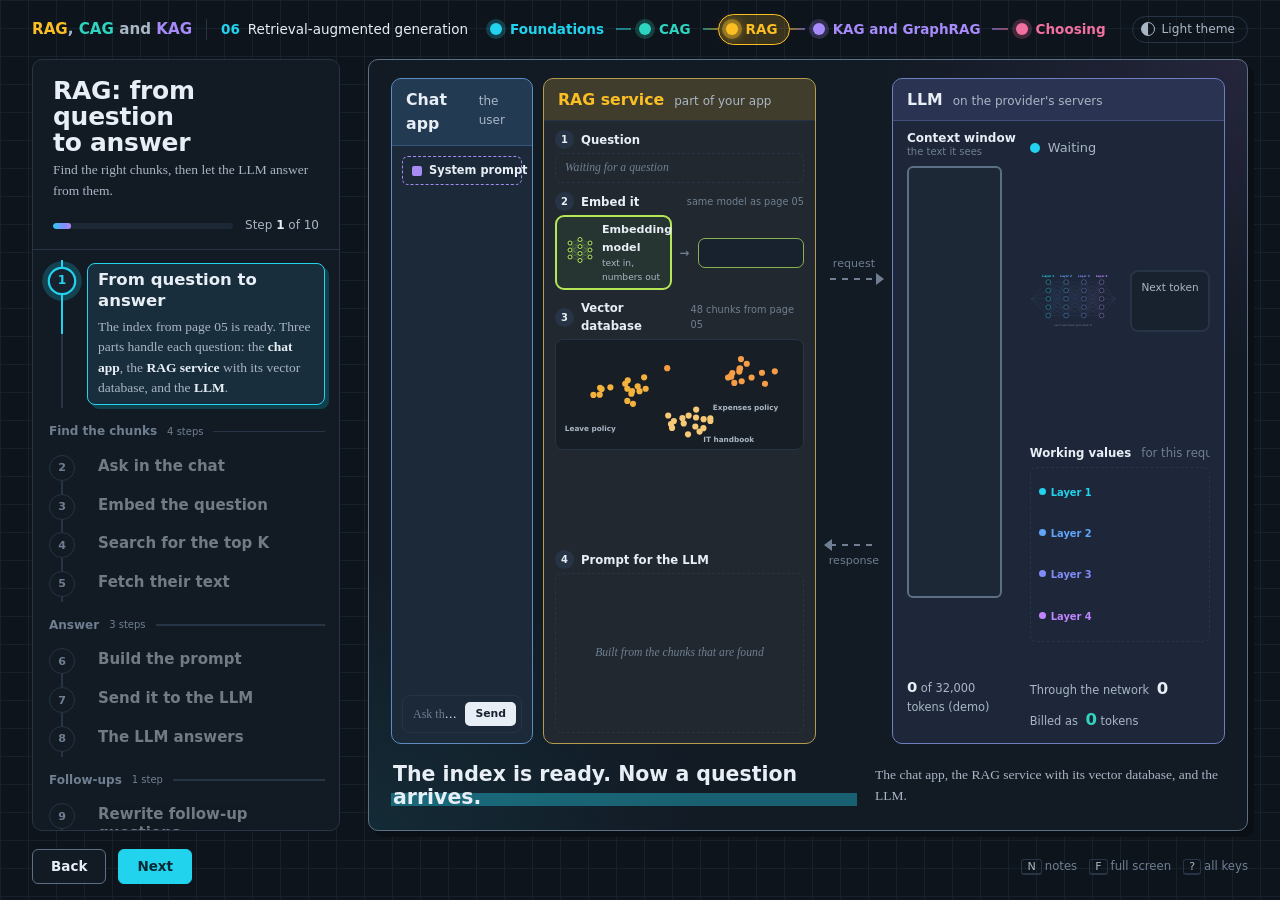
<file: 06-rag.html>
<!doctype html>
<html lang="en">
<head>
<meta charset="utf-8">
<meta name="viewport" content="width=device-width, initial-scale=1">
<title>Retrieval-Augmented Generation</title>
<link rel="stylesheet" href="assets/deck.css?v=8">
<link rel="stylesheet" href="assets/flow.css?v=2">
<style>
  /* =================== scene: client, network, server =================== */
  .scene {
    position: absolute;
    inset: 0;
    padding: 18px 22px 14px;
    display: grid;
    grid-template-columns: minmax(0, .8fr) minmax(110px, .34fr) minmax(0, 1.6fr);
    grid-template-rows: minmax(0, 1fr) auto;
    row-gap: 12px;
  }

  .box {
    min-height: 0;
    display: flex;
    flex-direction: column;
    background: var(--card);
    border: 1.5px solid var(--frame);
    border-radius: 10px;
    overflow: hidden;
  }
  .box-head {
    display: flex;
    align-items: baseline;
    gap: 10px;
    padding: 9px 14px 8px;
    border-bottom: 1.5px solid var(--rule);
    font-family: var(--font-ui);
  }
  .box-head b { font-size: 1.05em; }
  .box-head span { color: var(--ink-2); font-size: .8em; }
  .box.client { --tint: var(--c-history); }
  .box.server { --tint: var(--l3); }
  .box.client, .box.server {
    background: color-mix(in srgb, var(--tint) 5%, var(--card));
    border-color: color-mix(in srgb, var(--tint) 50%, var(--frame));
  }
  .box.client .box-head, .box.server .box-head {
    background: color-mix(in srgb, var(--tint) 13%, transparent);
    border-bottom-color: color-mix(in srgb, var(--tint) 30%, var(--rule));
  }

  /* ---------- client: the chat app ---------- */
  .sys-chip {
    margin: 10px 10px 0;
    padding: 5px 9px;
    border: 1.5px dashed var(--c-system);
    border-radius: 6px;
    font-family: var(--font-ui);
    font-size: .76em;
    color: var(--ink-2);
    display: flex;
    align-items: center;
    gap: 7px;
  }
  .sys-chip b { color: var(--ink); font-weight: 600; white-space: nowrap; }
  .sys-chip .sq { width: 10px; height: 10px; border-radius: 2px; background: var(--c-system); flex: none; }
  .sys-chip.pulse { animation: pulse 1.2s var(--ease) 2; }
  @keyframes pulse { 50% { background: color-mix(in srgb, var(--c-system) 20%, transparent); } }

  .conv-label {
    margin: 9px 10px 0;
    font-family: var(--font-ui);
    font-size: .74em;
    color: var(--ink-2);
    display: flex;
    gap: 7px;
    align-items: center;
  }
  .conv-label::before { content: ""; width: 10px; height: 10px; border-radius: 2px; background: var(--c-history); flex: none; }

  .chat {
    flex: 1;
    min-height: 0;
    overflow: hidden;
    display: flex;
    flex-direction: column;
    justify-content: flex-end;
    gap: 7px;
    margin: 6px 7px 7px;
    padding: 7px 5px;
    border-radius: 8px;
    border: 1.5px solid transparent;
    transition: border-color .4s, background .4s;
  }
  .chat.stored { border-color: var(--c-history); background: color-mix(in srgb, var(--c-history) 7%, transparent); }
  .chat.flash { animation: flash 1.1s var(--ease) 2; }
  @keyframes flash { 50% { background: color-mix(in srgb, var(--c-history) 22%, transparent); } }

  .msg {
    max-width: 90%;
    padding: 6px 10px;
    border-radius: 10px;
    font-size: .8em;
    line-height: 1.4;
    flex: none;
  }
  .msg.user { align-self: flex-end; background: var(--ink); color: var(--card); border-bottom-right-radius: 3px; }
  .msg.bot { align-self: flex-start; background: var(--sheet); border: 1.5px solid var(--rule); border-bottom-left-radius: 3px; }
  .msg.err { border-color: var(--c-danger); color: var(--c-danger); }
  .msg.more {
    align-self: stretch;
    max-width: none;
    text-align: center;
    font-family: var(--font-ui);
    font-size: .74em;
    color: var(--ink-2);
    padding: 4px 0;
    border-top: 1.5px dashed var(--rule);
    border-bottom: 1.5px dashed var(--rule);
    border-radius: 0;
  }
  .msg.file { display: flex; align-items: center; gap: 9px; font-family: var(--font-ui); }
  .msg.file small { display: block; opacity: .75; font-size: .85em; }
  .file-ic {
    width: 18px; height: 23px; flex: none;
    border: 1.5px solid currentColor;
    border-radius: 2px;
    background: linear-gradient(currentColor, currentColor) 3px 6px / 9px 1.5px no-repeat,
                linear-gradient(currentColor, currentColor) 3px 10px / 9px 1.5px no-repeat,
                linear-gradient(currentColor, currentColor) 3px 14px / 6px 1.5px no-repeat;
  }
  .msg[hidden] { display: none; }
  .msg.enter { animation: msgIn .4s var(--ease) both; }
  @keyframes msgIn {
    from { opacity: 0; transform: translateY(10px) scale(.97); }
    to { opacity: 1; transform: none; }
  }

  .input {
    margin: 0 10px 10px;
    display: flex;
    gap: 8px;
    align-items: center;
    border: 1.5px solid var(--rule);
    border-radius: 8px;
    padding: 5px 5px 5px 10px;
    min-height: 38px;
    font-size: .8em;
  }
  .input .txt { flex: 1; min-width: 0; color: var(--ink); white-space: nowrap; overflow: hidden; text-overflow: ellipsis; }
  .input .txt:empty:not(.typing)::before { content: "Ask the helpdesk"; color: var(--ink-3); }
  .input .txt.typing::after {
    content: "";
    display: inline-block;
    width: 2px; height: 1.05em;
    background: var(--ink);
    margin-left: 1px;
    vertical-align: -2px;
    animation: blink .8s steps(1) infinite;
  }
  @keyframes blink { 50% { opacity: 0; } }
  .input .send {
    font-family: var(--font-ui);
    font-weight: 600;
    font-size: .9em;
    background: var(--ink);
    color: var(--card);
    border-radius: 5px;
    padding: 4px 10px;
    transition: transform .15s;
  }
  .input .send.press { transform: scale(.88); }

  /* ---------- network between client and server ---------- */
  .wire { position: relative; }
  .lane {
    position: absolute;
    left: 4px; right: 4px;
    height: 2px;
    background: repeating-linear-gradient(90deg, var(--ink-3) 0 6px, transparent 6px 12px);
  }
  .lane.req { top: 30%; }
  .lane.res { top: 70%; }
  .lane.req::after, .lane.res::after { content: ""; position: absolute; top: -5px; border: 6px solid transparent; }
  .lane.req::after { right: -6px; border-left: 8px solid var(--ink-3); border-right: 0; }
  .lane.res::after { left: -6px; border-right: 8px solid var(--ink-3); border-left: 0; }
  .lane span {
    position: absolute;
    left: 50%;
    transform: translateX(-50%);
    font-family: var(--font-ui);
    font-size: .74em;
    color: var(--ink-3);
    white-space: nowrap;
  }
  .lane.req span { bottom: 8px; }
  .lane.res span { top: 8px; }
  .wire-cap {
    position: absolute;
    left: 0; right: 0; top: 50%;
    transform: translateY(-50%);
    text-align: center;
    font-family: var(--font-ui);
    font-size: .74em;
    color: var(--ink-3);
  }

  .packet {
    position: absolute;
    top: 30%;
    width: 184px;
    transform: translateY(-50%) scale(.9);
    opacity: 0;
    background: var(--card);
    border: 1.5px solid var(--frame);
    border-radius: 8px;
    box-shadow: 4px 4px 0 var(--shadow);
    padding: 7px 10px 6px;
    font-family: var(--font-ui);
    font-size: .74em;
    z-index: 5;
    left: -70px;
    transition: left 1.15s cubic-bezier(.55, .05, .3, 1), opacity .35s, transform .35s var(--ease);
  }
  .packet.on { opacity: 1; transform: translateY(-50%) scale(1); }
  .packet.at-server { left: calc(100% - 110px); }
  .packet.instant { transition: none; }
  .packet .ph { font-weight: 700; margin-bottom: 4px; display: flex; justify-content: space-between; }
  .packet .ph span { color: var(--ink-2); font-weight: 400; }
  .packet .row { display: grid; grid-template-columns: 10px 1fr auto; gap: 7px; align-items: center; padding: 1px 0; }
  .packet .row i { width: 10px; height: 10px; border-radius: 2px; }
  .packet .row b { font-weight: 400; color: var(--ink-2); font-variant-numeric: tabular-nums; }
  .packet .tot {
    margin-top: 4px;
    padding-top: 4px;
    border-top: 1.5px solid var(--rule);
    display: flex;
    justify-content: space-between;
    font-weight: 700;
    font-variant-numeric: tabular-nums;
  }

  .err-packet {
    position: absolute;
    top: 70%;
    left: calc(100% - 110px);
    width: 170px;
    transform: translateY(-50%);
    opacity: 0;
    background: var(--card);
    border: 2px solid var(--c-danger);
    color: var(--c-danger);
    border-radius: 8px;
    padding: 6px 9px;
    font-family: var(--font-ui);
    font-size: .74em;
    font-weight: 600;
    z-index: 5;
    transition: left 1s cubic-bezier(.55, .05, .3, 1), opacity .3s;
  }
  .err-packet.on { opacity: 1; }
  .err-packet.at-client { left: -60px; }
  .err-packet.instant { transition: none; }

  .stream { position: absolute; top: 70%; left: 4px; right: 4px; height: 0; opacity: 0; transition: opacity .3s; }
  .stream.on { opacity: 1; }
  .stream i {
    position: absolute;
    top: -6px;
    width: 12px; height: 12px;
    border-radius: 2px;
    background: var(--c-response);
    animation: flow 1s linear infinite;
  }
  .stream i:nth-child(2) { animation-delay: .25s; }
  .stream i:nth-child(3) { animation-delay: .5s; }
  .stream i:nth-child(4) { animation-delay: .75s; }
  .solo {
    position: absolute;
    top: calc(70% - 6px);
    left: calc(100% - 12px);
    width: 12px; height: 12px;
    border-radius: 2px;
    background: var(--c-response);
    opacity: 0;
    z-index: 4;
  }
  .solo.go { animation: flow 1s linear 1 both; }
  @keyframes flow {
    from { left: calc(100% - 12px); opacity: 0; }
    15% { opacity: 1; }
    85% { opacity: 1; }
    to { left: 0; opacity: 0; }
  }

  /* =================== server: the model =================== */
  .srv {
    flex: 1;
    min-height: 0;
    display: grid;
    grid-template-columns: auto minmax(0, 1fr) minmax(92px, auto);
    grid-template-rows: auto minmax(0, 1fr) minmax(0, .8fr) auto auto;
    grid-template-areas:
      "wl   status status"
      "win  net    out"
      "win  tray   tray"
      "win  cache  cache"
      "wu   meta   meta";
    column-gap: 14px;
    row-gap: 8px;
    padding: 10px 14px 10px;
    font-family: var(--font-ui);
  }
  .area-label { font-weight: 600; font-size: .8em; line-height: 1.2; }
  .area-label small { display: block; font-weight: 400; color: var(--ink-3); }

  /* context window column */
  .wl { grid-area: wl; align-self: end; }
  /* the column keeps 14% of its height free below the window, so an overflow always has room */
  .col {
    grid-area: win;
    position: relative;
    width: clamp(92px, 7.4vw, 140px);
  }
  .cw-box {
    position: absolute;
    left: 0; right: 0; top: 0;
    height: 86%;
    border: 2px solid var(--frame);
    border-radius: 6px;
    background: var(--cell-empty);
    transition: border-color .3s;
  }
  .col.over .cw-box { border-color: var(--c-danger); }
  .wu { grid-area: wu; font-size: .76em; color: var(--ink-2); }
  .wu b { color: var(--ink); font-size: 1.3em; font-variant-numeric: tabular-nums; }
  .wu.over b { color: var(--c-danger); }

  .seg {
    position: absolute;
    left: 3px; right: 3px;
    min-height: 5px;
    border-radius: 3px;
    color: var(--on-color);
    font-size: .66em;
    font-weight: 600;
    line-height: 1.2;
    padding: 3px 5px;
    overflow: hidden;
    white-space: nowrap;
    text-overflow: ellipsis;
    transition:
      height .6s var(--ease) var(--d, 0s),
      opacity .4s var(--ease) var(--d, 0s),
      transform .4s var(--ease) var(--d, 0s);
  }
  .seg.slow { transition: height var(--grow, 1.8s) linear; }
  .seg.leave { opacity: 0; transform: translateX(26px); }
  .seg.system { background: var(--c-system); }
  .seg.history { background: var(--c-history); }
  .seg.docs { background: var(--c-docs); }
  .seg.question { background: var(--c-question); }
  .seg.response { background: var(--c-response); }
  .seg.room {
    background: repeating-linear-gradient(135deg,
      color-mix(in srgb, var(--c-response) 30%, transparent) 0 3px, transparent 3px 6px);
    border: 1.5px dashed var(--c-response);
    color: var(--c-response);
  }
  .seg { z-index: 1; }
  .over-zone {
    position: absolute;
    left: 0; right: 0;
    top: 86%;
    height: 0;
    border: 2px dashed var(--c-danger);
    border-top: 0;
    border-radius: 0 0 6px 6px;
    background: repeating-linear-gradient(135deg,
      color-mix(in srgb, var(--c-danger) 30%, transparent) 0 4px, transparent 4px 8px);
    opacity: 0;
    z-index: 0;
    transition: opacity .4s, height .6s var(--ease);
  }
  .col.over .over-zone { opacity: 1; }

  /* status line */
  .status { grid-area: status; display: flex; align-items: center; gap: 8px; font-weight: 600; font-size: .86em; align-self: end; }
  .status i { width: 10px; height: 10px; border-radius: 50%; background: var(--ink-3); flex: none; }
  .status.reading i { background: var(--ink); animation: beat .7s ease-in-out infinite; }
  .status.writing i { background: var(--c-response); animation: beat .5s ease-in-out infinite; }
  .status.error { color: var(--c-danger); }
  .status.error i { background: var(--c-danger); }
  .status.idle { color: var(--ink-2); font-weight: 400; }
  .status.idle i { background: var(--accent); }
  @keyframes beat { 50% { transform: scale(1.5); opacity: .6; } }

  /* the neural network */
  .net { grid-area: net; position: relative; min-height: 0; }
  .net svg { position: absolute; inset: 0; width: 100%; height: 100%; overflow: visible; }
  /* each layer has its own colour; the reading wave takes it, the writing pass is pink */
  .net .n0, .net .e0, .net .lt0 { --lc: var(--l1); }
  .net .n1, .net .e1, .net .lt1 { --lc: var(--l2); }
  .net .n2, .net .e2, .net .lt2 { --lc: var(--l3); }
  .net .n3, .net .e3, .net .lt3, .net .e4 { --lc: var(--l4); }
  .net .n, .net .e { --wave: var(--lc); }
  .net.writing .n, .net.writing .e { --wave: var(--c-response); }
  .net .e { stroke: color-mix(in srgb, var(--lc) 22%, var(--rule)); stroke-width: 1; transition: stroke .2s, stroke-width .2s; }
  .net .e.hot { stroke: var(--wave); stroke-width: 1.7; }
  .net .n { fill: var(--card); stroke: color-mix(in srgb, var(--lc) 65%, var(--frame)); stroke-width: 1.8; transition: fill .2s, stroke .2s; }
  .net .n.hot { fill: var(--wave); stroke: var(--wave); filter: drop-shadow(0 0 4px color-mix(in srgb, var(--wave) 70%, transparent)); }
  .net .lt { font-family: var(--font-ui); font-size: 11px; font-weight: 700; fill: var(--lc); text-anchor: middle; }
  .net .loop { fill: none; stroke: var(--rule); stroke-width: 1.5; stroke-dasharray: 4 4; transition: stroke .2s; }
  .net .loop.hot { stroke: var(--c-response); animation: dash .5s linear infinite; }
  .net .loop-lab { font-family: var(--font-ui); font-size: 10px; fill: var(--ink-3); text-anchor: middle; }
  @keyframes dash { to { stroke-dashoffset: -16; } }
  .net .ft { opacity: 0; }
  .net.feeding .ft { animation: feed .8s linear infinite; }
  @keyframes feed {
    from { transform: translateX(-6px); opacity: 0; }
    25% { opacity: 1; }
    to { transform: translateX(46px); opacity: 0; }
  }
  .net.busy .n { animation: busy .24s ease-in-out infinite alternate; }
  .net.busy .n:nth-of-type(3n) { animation-delay: .08s; }
  .net.busy .n:nth-of-type(3n+1) { animation-delay: .16s; }
  @keyframes busy { to { fill: var(--c-response); stroke: var(--c-response); } }
  .net-note { position: absolute; left: 0; right: 0; bottom: -2px; text-align: center; font-size: .66em; color: var(--ink-3); }

  /* output */
  .out { grid-area: out; align-self: center; text-align: center; }
  .outbox {
    border: 2px solid var(--rule);
    border-radius: 8px;
    padding: 7px 8px 8px;
    background: var(--card);
    transition: border-color .3s;
  }
  .outbox.live { border-color: var(--c-response); }
  .outbox small { display: block; font-size: .7em; color: var(--ink-2); }
  .outbox b {
    display: block;
    min-height: 1.25em;
    font-size: 1.45em;
    line-height: 1.25;
    color: var(--c-response);
    white-space: pre;
  }
  .outbox b.pop { animation: pop .3s var(--ease); }
  @keyframes pop { from { transform: scale(.6); opacity: 0; } to { transform: none; opacity: 1; } }

  /* working values tray */
  .tray { grid-area: tray; min-height: 0; display: flex; flex-direction: column; gap: 5px; }
  .tray-head { display: flex; align-items: baseline; gap: 10px; font-size: .78em; white-space: nowrap; overflow: hidden; }
  .tray-head b { font-weight: 600; }
  .tray-head span { color: var(--ink-3); }
  .tray-head .same-note { color: var(--ink); display: none; align-items: center; gap: 6px; font-weight: 600; animation: capIn .4s var(--ease) both; }
  .tray.same .tray-head .sub { display: none; }
  .tray-head .same-note::before { content: ""; width: 16px; height: 10px; border: 2px dashed var(--ink); border-radius: 3px; }
  .tray.same .same-note { display: inline-flex; }
  .tray-rows {
    position: relative;
    flex: 1;
    min-height: 0;
    display: grid;
    grid-template-columns: 50px minmax(0, 1fr);
    grid-template-rows: repeat(4, minmax(0, 1fr));
    row-gap: 4px;
    column-gap: 8px;
    border: 1.5px dashed var(--rule);
    border-radius: 6px;
    padding: 6px 8px;
  }
  .tlab { font-size: .66em; font-weight: 700; color: var(--lc); align-self: center; text-align: right; white-space: nowrap; }
  .tlab::before {
    content: "";
    display: inline-block;
    width: 7px; height: 7px;
    border-radius: 50%;
    background: var(--lc);
    margin-right: 5px;
    vertical-align: 1px;
  }
  .tsegs { display: flex; gap: 2px; min-height: 0; border-radius: 3px; transition: box-shadow .2s; }
  .tsegs.read { box-shadow: 0 0 0 2px var(--c-response); }
  .tseg {
    --k: var(--ink-3);
    height: 100%;
    flex: none;
    border-radius: 2px;
    background-color: var(--k);
    background-image: repeating-linear-gradient(90deg, transparent 0 3px, color-mix(in srgb, var(--card) 45%, transparent) 3px 4px);
    transform: scaleX(0);
    transform-origin: left;
    transition: transform .45s var(--ease) var(--d, 0s), width var(--wdur, .5s) linear, opacity .4s;
  }
  .tseg.on { transform: scaleX(1); }
  .tseg.leave { opacity: 0; }
  .tray.instant .tseg { transition: none; }
  .tseg.system { --k: var(--c-system); }
  .tseg.history { --k: var(--c-history); }
  .tseg.question { --k: var(--c-question); }
  .tseg.response { --k: var(--c-response); }
  .same-wrap { grid-area: 1 / 2 / span 4 / 3; position: relative; pointer-events: none; }
  .same-box {
    position: absolute;
    left: -4px; top: -4px; bottom: -4px;
    border: 2px dashed var(--ink);
    border-radius: 5px;
    opacity: 0;
    transition: opacity .5s;
  }
  .tray.same .same-box { opacity: 1; }
  .tray-legend { display: flex; flex-wrap: wrap; gap: 4px 14px; font-size: .72em; color: var(--ink-2); min-height: 1.2em; }
  .tray-legend span { display: inline-flex; align-items: center; gap: 6px; }
  .tray-legend i { width: 9px; height: 9px; border-radius: 2px; }
  .tray-legend b { color: var(--ink); font-weight: 600; font-variant-numeric: tabular-nums; }

  /* counters */
  .meta { grid-area: meta; display: flex; align-items: baseline; gap: 6px 20px; flex-wrap: wrap; font-size: .76em; color: var(--ink-2); }
  .meta b { color: var(--ink); font-size: 1.45em; font-variant-numeric: tabular-nums; margin-left: 4px; }
  .meta .memo { margin-left: auto; }
  .meta .memo strong { color: var(--ink); }
  .memo.flash strong { animation: memoFlash 1.2s var(--ease) 2; }
  @keyframes memoFlash { 50% { color: var(--c-danger); } }

  /* ---------- callout row under the scene ---------- */
  .callout { grid-column: 1 / -1; position: relative; min-height: 60px; }
  .callout > div { position: absolute; inset: 0; display: flex; align-items: center; gap: 18px; }
  .callout .big {
    font-family: var(--font-ui);
    font-weight: 700;
    font-size: clamp(19px, 1.6vw, 29px);
    line-height: 1.15;
  }
  .callout .small { color: var(--ink-2); font-size: .9em; max-width: 60em; }
  .chips { display: flex; flex-wrap: wrap; gap: 4px; }
  .chip {
    font-family: var(--font-ui);
    font-size: .9em;
    padding: 2px 8px 3px;
    border-radius: 4px;
    border: 1.5px solid var(--c-question);
    background: color-mix(in srgb, var(--c-question) 14%, var(--card));
    white-space: pre;
  }
  .chip:nth-child(even) { background: var(--card); }
  .callout .eq { font-family: var(--font-ui); color: var(--ink-2); }
  .callout .eq b { color: var(--ink); }

  /* =================== chart layer (last step) =================== */
  .chart {
    display: grid;
    grid-template-rows: auto minmax(0, 1fr) auto auto;
    gap: 12px;
    font-family: var(--font-ui);
  }
  .chart-head { display: flex; align-items: baseline; justify-content: space-between; gap: 12px 24px; flex-wrap: wrap; }
  .chart-head h2 { margin: 0; font-size: 1.25em; }
  .chart-key { display: flex; gap: 18px; font-size: .82em; color: var(--ink-2); flex-wrap: wrap; }
  .chart-key span { display: inline-flex; align-items: center; gap: 7px; }
  .chart-key i { width: 14px; height: 14px; border-radius: 2px; }
  .hatch {
    background: repeating-linear-gradient(135deg, var(--ink-3) 0 3px, color-mix(in srgb, var(--ink-3) 35%, transparent) 3px 6px);
  }
  .plot { position: relative; min-height: 0; margin-left: 44px; border-left: 1.5px solid var(--frame); border-bottom: 1.5px solid var(--frame); }
  .gridline { position: absolute; left: 0; right: 0; border-top: 1px dashed var(--rule); }
  .gridline span { position: absolute; right: calc(100% + 8px); top: -.65em; font-size: .72em; color: var(--ink-3); font-variant-numeric: tabular-nums; }
  .bars { position: absolute; inset: 0 6px 0 6px; display: flex; align-items: flex-end; gap: 5px; }
  .bar {
    flex: 1;
    height: 100%;
    display: flex;
    flex-direction: column;
    justify-content: flex-end;
    transform: scaleY(0);
    transform-origin: bottom;
    transition: transform .55s var(--ease) calc(var(--i) * 45ms + .15s);
  }
  .chart.is-on .bar { transform: scaleY(1); }
  .bar .new { background: var(--c-question); border-radius: 2px 2px 0 0; }
  .xaxis { margin-left: 50px; margin-right: 6px; display: flex; gap: 5px; font-size: .72em; color: var(--ink-3); }
  .xaxis span { flex: 1; text-align: center; font-variant-numeric: tabular-nums; }
  .totals { display: flex; gap: 16px 40px; align-items: flex-end; flex-wrap: wrap; border-top: 1.5px solid var(--rule); padding-top: 12px; }
  .totals .t b { display: block; font-size: clamp(26px, 2.4vw, 42px); line-height: 1; font-variant-numeric: tabular-nums; }
  .totals .t span { font-size: .82em; color: var(--ink-2); }
  .totals .t.alt b { color: var(--ink-2); }
  .totals .foot { margin-left: auto; font-size: .76em; color: var(--ink-3); max-width: 22em; font-family: var(--font-text); }

  /* =================== page 02: prompt caching =================== */

  /* text served from cache: outlined in the cache colour */
  .seg.hit { box-shadow: inset 0 0 0 2.5px var(--c-cache); }
  .seg.date { background: var(--c-danger); }
  .tseg.date { --k: var(--c-danger); }
  .tseg.docs { --k: var(--c-docs); }
  .tseg.cached { box-shadow: 0 0 0 2px var(--c-cache); }
  .tseg.fromcache { animation: fromCache 1s var(--ease); }
  @keyframes fromCache {
    0% { transform: translateY(30px) scaleX(1); opacity: 0; }
    60% { opacity: 1; }
    100% { transform: none; }
  }

  /* the prompt cache: kept between requests */
  .cache {
    grid-area: cache;
    border: 2px dashed color-mix(in srgb, var(--c-cache) 55%, var(--rule));
    border-radius: 8px;
    padding: 6px 10px 8px;
    display: grid;
    gap: 5px;
    transition: border-color .3s, background .3s;
  }
  .cache.has { border-style: solid; border-color: var(--c-cache); background: color-mix(in srgb, var(--c-cache) 7%, transparent); }
  .cache-head { display: flex; align-items: baseline; gap: 10px; font-size: .78em; white-space: nowrap; overflow: hidden; }
  .cache-head b { color: var(--c-cache); font-weight: 700; }
  .cache-head span { color: var(--ink-2); overflow: hidden; text-overflow: ellipsis; }
  .cache-head .cache-flag, .cache-head .ttl, .cache-head b { flex: none; }
  .cache-head .ttl { margin-left: auto; color: var(--ink); font-weight: 700; font-variant-numeric: tabular-nums; }
  .cache-head .ttl.low { color: var(--c-danger); }
  .cache-bar { display: flex; gap: 2px; height: 16px; }
  .cseg {
    --k: var(--ink-3);
    height: 100%;
    border-radius: 2px;
    background-color: var(--k);
    background-image: repeating-linear-gradient(90deg, transparent 0 3px, color-mix(in srgb, var(--card) 45%, transparent) 3px 4px);
    transform: scaleX(0);
    transform-origin: left;
    transition: transform .6s var(--ease) var(--d, 0s), opacity .5s;
  }
  .cseg.on { transform: scaleX(1); }
  .cseg.instant { transition: none; }
  .cseg.leave { opacity: 0; }
  .cseg.system { --k: var(--c-system); }
  .cseg.docs { --k: var(--c-docs); }
  .cseg.history { --k: var(--c-history); }
  .cseg.question { --k: var(--c-question); }
  .cseg.date { --k: var(--c-danger); }
  .cache.hit { animation: cacheHit 1.1s var(--ease); }
  @keyframes cacheHit { 40% { box-shadow: 0 0 0 6px color-mix(in srgb, var(--c-cache) 35%, transparent); } }
  .cache.miss { animation: cacheMiss .7s var(--ease); border-color: var(--c-danger); }
  @keyframes cacheMiss {
    20% { transform: translateX(-5px); }
    40% { transform: translateX(4px); }
    60% { transform: translateX(-3px); }
    80% { transform: translateX(2px); }
  }
  .cache-flag {
    font-size: .74em;
    font-weight: 700;
    border-radius: 999px;
    padding: 0 8px 1px;
    opacity: 0;
    transition: opacity .3s;
  }
  .cache-flag.on { opacity: 1; }
  .cache-flag.hit { color: var(--on-color); background: var(--c-cache); }
  .cache-flag.miss { color: #fff; background: var(--c-danger); }
  .cache-flag.write { color: var(--c-cache); border: 1.5px solid var(--c-cache); }

  /* billing line */
  .meta .bill b { color: var(--c-cache); }
  .meta .bill small { color: var(--ink-3); margin-left: 4px; }

  /* the cache marker inside a request packet */
  .packet .mk {
    margin: 3px 0;
    border-top: 2px dashed var(--c-cache);
    color: var(--c-cache);
    font-size: .86em;
    font-weight: 700;
    padding-top: 1px;
  }
  .packet .row.d i { background: var(--c-danger); }

  /* the app's stable beginning, in the client */
  .sys-chip .policy { color: var(--c-docs); font-weight: 600; }

  /* clock shown while time passes */
  .clock {
    position: absolute;
    left: 36%; top: 42%;
    transform: translate(-50%, -50%) scale(.9);
    z-index: 6;
    background: var(--card);
    border: 2px solid var(--c-cache);
    border-radius: 12px;
    padding: 10px 18px;
    text-align: center;
    font-family: var(--font-ui);
    opacity: 0;
    pointer-events: none;
    transition: opacity .3s, transform .3s var(--ease);
  }
  .clock.on { opacity: 1; transform: translate(-50%, -50%); }
  .clock b { display: block; font-size: 1.8em; font-variant-numeric: tabular-nums; }
  .clock span { font-size: .8em; color: var(--ink-2); }

  /* =================== explainer layers =================== */
  .explain {
    display: grid;
    grid-template-rows: auto minmax(0, 1fr) auto;
    gap: 18px;
    font-family: var(--font-ui);
  }
  .explain h2 { margin: 0; font-size: 1.3em; }
  .explain .lead { margin: 4px 0 0; font-family: var(--font-text); color: var(--ink-2); max-width: 54em; }
  .explain .foot { font-size: .78em; color: var(--ink-3); font-family: var(--font-text); }

  .reqs { display: grid; gap: 26px; align-content: center; }
  .req { display: grid; grid-template-columns: 9.5em minmax(0, 1fr); gap: 16px; align-items: center; }
  .req-name { font-weight: 700; }
  .req-name small { display: block; font-weight: 400; color: var(--ink-2); font-size: .82em; }
  .rbar { position: relative; display: flex; gap: 2px; height: 48px; }
  .rbar > span {
    height: 100%;
    border-radius: 3px;
    display: flex;
    align-items: center;
    padding: 0 8px;
    font-size: .78em;
    font-weight: 600;
    color: var(--on-color);
    white-space: nowrap;
    overflow: hidden;
  }
  .rbar .system { background: var(--c-system); }
  .rbar .docs { background: var(--c-docs); }
  .rbar .history { background: var(--c-history); }
  .rbar .question { background: var(--c-question); }
  .rbar .date { background: var(--c-danger); color: #fff; }
  .rbar .tools { background: var(--c-tools); }
  .rbar .cachedpart { box-shadow: inset 0 0 0 3px var(--c-cache); }
  .rbar .missed { opacity: .45; }
  .rbar > .marker {
    overflow: visible;
    position: absolute;
    top: -12px; bottom: -12px;
    width: 0;
    border-left: 3px dashed var(--c-cache);
    padding: 0;
  }
  .rbar .marker::after {
    content: "cache marker";
    position: absolute;
    top: -18px; left: -40px;
    width: 80px;
    text-align: center;
    font-size: .72em;
    font-weight: 700;
    color: var(--c-cache);
  }
  .verdict { display: inline-flex; align-items: center; gap: 8px; font-weight: 700; margin-top: 8px; font-size: .9em; }
  .verdict.ok { color: var(--c-cache); }
  .verdict.bad { color: var(--c-danger); }
  .brace { display: flex; gap: 2px; margin-top: 6px; font-size: .76em; color: var(--ink-2); }
  .brace span { border-top: 2px solid currentColor; padding-top: 3px; text-align: center; }
  .brace .c { color: var(--c-cache); }
  .brace .n { color: var(--ink-2); }

  .rule-list { display: flex; flex-wrap: wrap; gap: 8px; align-items: center; font-size: .9em; }
  .rule-list .tk { background: var(--card); border: 1.5px solid var(--rule); border-radius: 6px; padding: 3px 9px; }
  .rule-list .arrow { color: var(--ink-3); }

  /* price table */
  .prices { width: 100%; border-collapse: collapse; font-size: .92em; align-self: center; }
  .prices th, .prices td { text-align: left; padding: 12px 14px; border-bottom: 1.5px solid var(--rule); vertical-align: top; }
  .prices th { font-size: .8em; color: var(--ink-2); font-weight: 600; }
  .prices td:first-child { font-weight: 700; white-space: nowrap; }
  .prices td b { color: var(--c-cache); }
  .prices td small { display: block; color: var(--ink-3); font-family: var(--font-text); margin-top: 2px; }

  /* the 20-question chart reuses page 01's chart styles */
  .bar-c .cachepart { background: color-mix(in srgb, var(--c-cache) 75%, var(--card)); }

  /* =================== page 06: RAG, on every question =================== */
  .scene { grid-template-columns: minmax(0, .52fr) minmax(0, 1fr) minmax(56px, .11fr) minmax(0, 1.22fr); column-gap: 10px; }
  .server .srv { grid-template-columns: auto minmax(0, 1fr) minmax(80px, auto); }
  .cache { display: none; }
  .meta .from-cache { display: none; }
  .seg.p1, .pr.p1 { --k: var(--p-rag); background: var(--p-rag); }
  .seg.p2 { background: color-mix(in srgb, var(--p-rag) 70%, var(--c-danger)); }
  .seg.p3 { background: color-mix(in srgb, var(--p-rag) 55%, var(--c-doc2)); }
  .tseg.p1 { --k: var(--p-rag); }
  .tseg.p2 { --k: color-mix(in srgb, var(--p-rag) 70%, var(--c-danger)); }
  .tseg.p3 { --k: color-mix(in srgb, var(--p-rag) 55%, var(--c-doc2)); }

  /* the RAG service: part of your app */
  .box.rag { border-color: color-mix(in srgb, var(--p-rag) 55%, var(--frame)); background: color-mix(in srgb, var(--p-rag) 4%, var(--card)); }
  .box.rag .box-head { background: color-mix(in srgb, var(--p-rag) 14%, transparent); }
  .box.rag .box-head b { color: var(--p-rag); }
  .rg { flex: 1; min-height: 0; display: grid; grid-template-rows: auto auto minmax(0, 1fr) auto; gap: 9px; padding: 9px 11px 10px; font-family: var(--font-ui); font-size: .78em; }
  .rg-sec { display: grid; gap: 4px; min-height: 0; transition: opacity .4s; }
  .rg-sec.again { opacity: .3; }
  .rg-lab { display: flex; align-items: center; gap: 7px; font-weight: 700; transition: color .3s; }
  .rg-lab .no { width: 19px; height: 19px; border-radius: 50%; display: grid; place-items: center; background: var(--rule); font-size: .85em; flex: none; transition: background .3s, color .3s; }
  .rg-lab small { margin-left: auto; color: var(--ink-3); font-weight: 400; }
  .rg-sec.on .rg-lab .no { background: var(--p-rag); color: var(--on-color); }
  .rg-sec.cur .rg-lab { color: var(--p-rag); }

  .qslot { position: relative; border: 1.5px dashed var(--rule); border-radius: 7px; padding: 5px 9px; min-height: 2.3em; display: flex; align-items: center; gap: 8px; font-family: var(--font-text); transition: border-color .3s, background .3s; }
  .qslot.has { border-style: solid; border-color: var(--c-question); background: color-mix(in srgb, var(--c-question) 8%, var(--card)); }
  .qslot .ph { color: var(--ink-3); font-style: italic; }
  .qslot .rw { flex: none; font-family: var(--font-ui); font-size: .85em; font-weight: 700; color: var(--on-color); background: var(--c-question); border-radius: 4px; padding: 0 5px; }

  .erow { display: grid; grid-template-columns: minmax(0, 1.1fr) auto minmax(0, 1fr); align-items: center; gap: 8px; }
  .erow .arr { color: var(--ink-3); font-weight: 700; }
  .emodel.sm { padding: 4px 8px; column-gap: 7px; }
  .emodel.sm .eglyph { width: 30px; height: 26px; }
  .emodel.sm small { font-size: .78em; }
  .qvec { border: 1.5px solid color-mix(in srgb, var(--c-embed) 70%, var(--rule)); border-radius: 7px; padding: 5px 8px; background: var(--card); display: flex; align-items: center; gap: 7px; min-height: 2.5em; }
  .qvec small { color: var(--ink-3); white-space: nowrap; overflow: hidden; text-overflow: ellipsis; }

  .dbsec { grid-template-rows: auto minmax(0, 1fr) auto; }
  .mapwrap { min-height: 0; border: 1.5px solid var(--rule); border-radius: 8px; background: color-mix(in srgb, var(--paper) 50%, transparent); padding: 2px 4px; display: flex; }
  .mapwrap svg { flex: 1; min-height: 0; }
  .map .star { fill: var(--c-question); stroke: var(--card); stroke-width: 1.5; }
  .map .qlab { font-size: 9.5px; font-weight: 700; fill: var(--c-question); }
  .map .qline { stroke: var(--c-question); stroke-width: 1.8; stroke-dasharray: 4 3; }
  .map .ring { fill: none; stroke: var(--c-question); stroke-width: 1.4; stroke-dasharray: 3 4; opacity: .7; }
  .topk { display: grid; gap: 3px; }
  .hit-row { display: grid; grid-template-columns: 14px minmax(0, 1fr) 36px; gap: 6px; align-items: center; padding: 3px 7px; border-radius: 5px; background: var(--card); border: 1.5px solid var(--rule); }
  .hit-row .rk { font-weight: 700; color: var(--p-rag); }
  .hit-row .tx { white-space: nowrap; overflow: hidden; text-overflow: ellipsis; font-family: var(--font-text); }
  .hit-row .tx b { font-family: var(--font-ui); }
  .hit-row .sc { font-variant-numeric: tabular-nums; text-align: right; font-weight: 700; }
  .hit-row.weak { border-style: dashed; color: var(--ink-2); }

  .prompt { position: relative; display: grid; gap: 3px; }
  .prompt > .empty { position: absolute; inset: 0; display: grid; place-items: center; color: var(--ink-3); font-family: var(--font-text); font-style: italic; border: 1.5px dashed var(--rule); border-radius: 7px; }
  .pr { display: grid; grid-template-columns: 9px minmax(0, 1fr); gap: 7px; align-items: center; padding: 2px 7px; border-radius: 5px; background: var(--card); border: 1.5px solid var(--rule); }
  .pr i { width: 9px; height: 9px; border-radius: 2px; background: var(--k); }
  .pr span { white-space: nowrap; overflow: hidden; text-overflow: ellipsis; font-family: var(--font-text); }
  .pr span b { font-family: var(--font-ui); }
  .pr.sys { --k: var(--c-system); }
  .pr.c1 { --k: var(--p-rag); }
  .pr.c2 { --k: color-mix(in srgb, var(--p-rag) 70%, var(--c-danger)); }
  .pr.c3 { --k: color-mix(in srgb, var(--p-rag) 55%, var(--c-doc2)); }
  .pr.q { --k: var(--c-question); }
  .ptot { display: flex; justify-content: space-between; font-weight: 700; padding: 1px 2px 0; }
  .ptot small { color: var(--ink-3); font-weight: 400; }
</style>
</head>
<body data-prev="05-rag-build.html" data-next="07-rag-limits.html" data-topic="06">
<div class="deck">
  <header class="topbar">
    <span class="sec">06</span>
    <span class="name">Retrieval-augmented generation</span>
    <span class="spacer"></span>
    <a href="index.html">Agenda</a>
  </header>

  <main class="layout tl">
    <aside class="tl-col">
      <div class="tl-head">
        <h1>RAG: from question to answer</h1>
        <p class="sub">Find the right chunks, then let the LLM answer from them.</p>
      </div>
      <ol id="timeline" class="timeline"></ol>
    </aside>

    <section class="stage" aria-label="Animation" id="stage">
      <div class="scene">

        <!-- client -->
        <div class="box client">
          <div class="box-head"><b>Chat app</b><span>the user</span></div>
          <div class="sys-chip" id="sys-chip"><span class="sq"></span><b>System prompt</b></div>
          <div class="chat" id="chat">
            <div class="msg user" data-from="1" data-id="q1">Can I carry unused leave days into next year?</div>
            <div class="msg bot" data-from="7" data-first="Yes" data-id="a1">Yes, up to 5 days, to be used by 31 March. [Leave policy §4]</div>
            <div class="msg user" data-from="8" data-id="q2">And if I work part-time?</div>
          </div>
          <div class="input"><span class="txt" id="typed"></span><span class="send" id="send">Send</span></div>
        </div>

        <!-- the RAG service -->
        <div class="box rag">
          <div class="box-head"><b>RAG service</b><span>part of your app</span></div>
          <div class="rg">
            <div class="rg-sec" id="sec-q">
              <div class="rg-lab"><span class="no">1</span>Question</div>
              <div class="qslot" id="qslot"></div>
            </div>
            <div class="rg-sec" id="sec-e">
              <div class="rg-lab"><span class="no">2</span>Embed it<small>same model as page 05</small></div>
              <div class="erow">
                <div class="emodel sm" id="emodel"><span id="eglyph"></span><div><b>Embedding model</b><small>text in, numbers out</small></div></div>
                <span class="arr">→</span>
                <div class="qvec" id="qvec"><span data-show="2+" style="--delay:1.3s" id="qv"></span><small data-show="2+" style="--delay:1.5s">question vector</small></div>
              </div>
            </div>
            <div class="rg-sec dbsec" id="sec-d">
              <div class="rg-lab"><span class="no">3</span>Vector database<small>48 chunks from page 05</small></div>
              <div class="mapwrap">
                <svg class="map" viewBox="0 0 300 136" preserveAspectRatio="xMidYMid meet" aria-label="48 chunks placed by meaning; the question lands near the leave policy">
                  <g class="dots" id="dots"></g>
                  <g data-show="3+" style="--delay:.75s">
                    <g id="qlines" data-show="3+" style="--delay:1.05s"></g>
                    <circle class="ring" cx="116" cy="50" r="27" data-show="3+" style="--delay:1.05s"/>
                    <path class="star" id="star" d="M116 39 l3.2 6.6 7.3 1 -5.3 5.1 1.3 7.2 -6.5 -3.4 -6.5 3.4 1.3 -7.2 -5.3 -5.1 7.3 -1 z"/>
                    <text class="qlab" x="116" y="16" text-anchor="middle">the question</text>
                  </g>
                </svg>
              </div>
              <div class="topk">
                <div class="hit-row" id="h1" data-show="3+" data-anim="left" style="--delay:1.4s"><span class="rk">1</span><span class="tx"><b>Leave §4</b> Up to 5 unused days, to be used by 31 March.</span><span class="sc num">0.89</span></div>
                <div class="hit-row" id="h2" data-show="3+" data-anim="left" style="--delay:1.6s"><span class="rk">2</span><span class="tx"><b>Leave §3</b> 25 days a year; pro rata for part-time staff.</span><span class="sc num">0.81</span></div>
                <div class="hit-row weak" id="h3" data-show="3+" data-anim="left" style="--delay:1.8s"><span class="rk">3</span><span class="tx"><b>Expenses §7</b> Unused travel budget does not carry over.</span><span class="sc num">0.74</span></div>
              </div>
            </div>
            <div class="rg-sec" id="sec-p">
              <div class="rg-lab"><span class="no">4</span>Prompt for the LLM</div>
              <div class="prompt">
                <div class="empty" data-show="0-3">Built from the chunks that are found</div>
                <div class="pr sys" id="pr-sys" data-show="5+" style="--delay:.7s"><i></i><span><b>System prompt</b> Answer only from the sources below, and cite them.</span></div>
                <div class="pr c1" id="pr-1" data-show="4+" style="--delay:.7s"><i></i><span><b>[1] Leave §4</b> Up to 5 unused days, to be used by 31 March.</span></div>
                <div class="pr c2" id="pr-2" data-show="4+" style="--delay:.95s"><i></i><span><b>[2] Leave §3</b> 25 days a year; pro rata for part-time staff.</span></div>
                <div class="pr c3" id="pr-3" data-show="4+" style="--delay:1.2s"><i></i><span><b>[3] Expenses §7</b> Unused travel budget does not carry over.</span></div>
                <div class="pr q" id="pr-q" data-show="5+" style="--delay:.9s"><i></i><span><b>Question</b> Can I carry unused leave days into next year?</span></div>
                <div class="ptot" data-show="5+" style="--delay:1.2s"><span class="num">2,014 tokens</span><small>the library is 24,000</small></div>
              </div>
            </div>
          </div>
        </div>

        <!-- network -->
        <div class="wire">
          <div class="lane req"><span>request</span></div>
          <div class="lane res"><span>response</span></div>
          <div class="packet" id="packet"></div>
          <div class="stream" id="stream"><i></i><i></i><i></i><i></i></div>
          <i class="solo" id="solo"></i>
        </div>

        <!-- model -->
        <div class="box server">
          <div class="box-head"><b>LLM</b><span>on the provider's servers</span></div>
          <div class="srv">
            <div class="area-label wl">Context window<small>the text it sees</small></div>
            <div class="col" id="cw"><div class="cw-box"></div><div class="over-zone" id="over-zone"></div></div>
            <div class="wu" id="wu"><b id="used" class="num">0</b> of 32,000<br>tokens (demo)</div>
            <div class="status idle" id="status"><i></i><span>Waiting</span></div>
            <div class="net" id="net"><svg id="net-svg" viewBox="0 0 330 205" preserveAspectRatio="xMidYMid meet" aria-label="Neural network with four layers"></svg></div>
            <div class="out"><div class="outbox" id="outbox"><small>Next token</small><b id="out-tok"></b></div></div>
            <div class="tray" id="tray">
              <div class="tray-head"><b>Working values</b><span class="sub">for this request</span></div>
              <div class="tray-rows">
                <div class="tlab" style="grid-area:1/1;--lc:var(--l1)">Layer 1</div><div class="tsegs" style="grid-area:1/2"></div>
                <div class="tlab" style="grid-area:2/1;--lc:var(--l2)">Layer 2</div><div class="tsegs" style="grid-area:2/2"></div>
                <div class="tlab" style="grid-area:3/1;--lc:var(--l3)">Layer 3</div><div class="tsegs" style="grid-area:3/2"></div>
                <div class="tlab" style="grid-area:4/1;--lc:var(--l4)">Layer 4</div><div class="tsegs" style="grid-area:4/2"></div>
              </div>
              <div class="tray-legend" id="tray-legend"></div>
            </div>
            <div class="cache" id="cache">
              <div class="cache-head"><b>Prompt cache</b><span id="cache-note">empty</span><span class="cache-flag" id="cache-flag"></span><span class="ttl" id="ttl"></span></div>
              <div class="cache-bar" id="cache-bar"></div>
            </div>
            <div class="meta">
              <span>Through the network <b id="c-net" class="num">0</b></span>
              <span class="from-cache">From cache <b id="c-cache" class="num">0</b></span>
              <span class="bill">Billed as <b id="c-bill" class="num">0</b> tokens<small id="c-base"></small></span>
            </div>
          </div>
        </div>

        <div class="callout">
          <div data-show="0"><span class="big mark">The index is ready. Now a question arrives.</span><span class="small">The chat app, the RAG service with its vector database, and the LLM.</span></div>
          <div data-show="1"><span class="big mark">The user asks in the chat.</span><span class="small">The question goes to the RAG service first, not straight to the LLM.</span></div>
          <div data-show="2"><span class="big mark">Same embedding model, same kind of vector.</span><span class="small">That's what makes the question comparable with the chunks.</span></div>
          <div data-show="3"><span class="big mark">The 3 nearest chunks win: top K, with K = 3.</span><span class="small">Number 3 shares words with the question, not its meaning.</span></div>
          <div data-show="4"><span class="big mark">The vectors found the chunks. Their text is what gets sent.</span></div>
          <div data-show="5"><span class="big num mark">2,014 tokens instead of 24,000.</span><span class="small">System prompt, the chunks with their sources, then the question.</span></div>
          <div data-show="6"><span class="big mark">The LLM only knows what's in its window.</span><span class="small">Three chunks out of 48. It never sees the rest.</span></div>
          <div data-show="7"><span class="big mark">The answer cites its source.</span><span class="small">The labels travelled with the chunk text.</span></div>
          <div data-show="8"><span class="big mark">A follow-up needs the history.</span><span class="small">A quick LLM call rewrites it into a standalone question. Then steps 2 to 4 run again.</span></div>
          <div data-show="9"><span class="big mark">Ask, embed, search, bring, answer.</span><span class="small">It scales to libraries far bigger than any window.</span></div>
        </div>
      </div>
    </section>
  </main>
</div>

<script src="assets/session.js?v=7"></script>
<script src="assets/deck.js?v=6"></script>
<script src="assets/model-scene.js?v=4"></script>
<script src="assets/flow.js?v=2"></script>
<script>
(function () {
  const $ = (id) => document.getElementById(id);
  const T = Deck.timeline();
  const stage = $("stage");
  const fly = (a, b, html, o) => Flow.fly(stage, typeof a === "string" ? $(a) : a, typeof b === "string" ? $(b) : b, html, o);
  const M = ModelScene({
    limit: 32000,
    trayScale: 2600,
    timeline: T,
    kinds: {
      system:   { name: "System prompt", color: "var(--c-system)" },
      p1:       { name: "Leave §4",      color: "var(--p-rag)" },
      p2:       { name: "Leave §3",      color: "color-mix(in srgb, var(--p-rag) 70%, var(--c-danger))" },
      p3:       { name: "Expenses §7",   color: "color-mix(in srgb, var(--p-rag) 55%, var(--c-doc2))" },
      question: { name: "Question",      color: "var(--c-question)" },
      response: { name: "Answer",        color: "var(--c-response)" },
    },
  });
  const { tag } = M;

  /* ---------- the RAG service ---------- */
  $("eglyph").innerHTML = Flow.glyph();
  $("qv").innerHTML = Flow.vg(99, 4);          // close to chunk §4's vector on page 05
  $("dots").innerHTML = Flow.map();
  $("qlines").innerHTML = Object.values(Flow.HITS).map(([x, y]) => `<line class="qline" x1="${Flow.Q[0]}" y1="${Flow.Q[1]}" x2="${x}" y2="${y}"/>`).join("");
  function markHits(on) {
    $("dots").classList.toggle("dim", on);
    Object.keys(Flow.HITS).forEach((i) => $("dots").querySelector(`[data-i="${i}"]`).classList.toggle("hit", on));
  }
  const Q1 = "Can I carry unused leave days into next year?";
  const Q2 = "How many unused leave days can part-time staff carry over?";
  function setQ(step) {
    const q = $("qslot");
    q.classList.toggle("has", step >= 1);
    q.innerHTML = step >= 8 ? `<span class="rw">Rewritten</span><span>${Q2}</span>`
      : step >= 1 ? `<span>${Q1}</span>` : `<span class="ph">Waiting for a question</span>`;
  }
  const SECS = ["sec-q", "sec-e", "sec-d", "sec-p"];
  const CUR = [null, "sec-q", "sec-e", "sec-d", "sec-d", "sec-p", "sec-p", null, "sec-q", null];
  const ON = [-1, 0, 1, 2, 3, 3, 3, 3, 0, 3];
  function sections(step) {
    SECS.forEach((id, i) => {
      $(id).classList.toggle("on", i <= ON[step]);
      $(id).classList.toggle("cur", id === CUR[step]);
      $(id).classList.toggle("again", step === 8 && i > 0);
    });
  }

  /* ---------- the request and the answer ---------- */
  const REQ = { rows: [["system", 500], ["p1", 500], ["p2", 500], ["p3", 500], ["question", 14]], mark: 0 };
  const ANSWER = 40;
  const S = [];
  for (let i = 0; i <= 5; i++) S[i] = { status: ["idle", "Waiting"] };
  S[6] = { win: tag(REQ), status: ["idle", "Loaded 2,014 tokens"] };
  S[7] = { win: [...tag(REQ), ["response", ANSWER, ""]], tray: [...tag(REQ), ["response", ANSWER, ""]],
           n: [2014, 0, 2014, 0], status: ["idle", `Answer finished: ${ANSWER} tokens`] };
  S[8] = S[9] = S[7];

  function settle(step) {
    M.settle(S[step], step);
    setQ(step);
    sections(step);
    markHits(step >= 3);
    $("emodel").classList.remove("busy");
  }
  const busy = (on) => $("emodel").classList.toggle("busy", on);

  const PLAY = {
    1() {
      M.hideNew(1);
      setQ(0);
      const end = M.typeInput(Q1, 250);
      T.at(end, () => M.reveal(M.bubble("q1")));
      T.at(end + 350, () => fly(M.bubble("q1"), "qslot", "Can I carry unused leave…", { cls: "q" }));
      T.at(end + 1150, () => setQ(1));
    },
    2() {
      fly("qslot", "emodel", "Can I carry unused leave…", { cls: "q", ms: 650 });
      T.at(700, () => busy(true));
      T.at(1350, () => busy(false));
    },
    3() {
      markHits(false);
      fly("qv", "star", Flow.vg(99, 4), { cls: "emb", ms: 750 });
      T.at(1250, () => markHits(true));
    },
    4() {
      ["h1", "h2", "h3"].forEach((h, i) =>
        fly(h, "pr-" + (i + 1), $(h).querySelector("b").textContent, { cls: "doc", delay: i * 250 }));
    },
    5() {
      fly("sys-chip", "pr-sys", "System prompt", { cls: "sys" });
      fly("qslot", "pr-q", "Question", { cls: "q", delay: 200 });
    },
    6() {
      M.sendRequest(REQ, 0, () => { M.setWin(tag(REQ), "fill"); M.setStatus(S[6].status); }, { title: "Prompt" });
    },
    7() {
      M.hideNew(7);
      const t = M.runReading(REQ, { firstToken: "Yes", bubble: M.bubble("a1"), n: S[7].n, statusEnd: ["writing", "Writing the answer"] });
      M.runWriting(tag(REQ), {
        slow: [",", "up", "to"], rest: ["5", "days", "by", "31", "March", ".", "[Leave", "policy", "§4]"],
        fastMs: 1200, bubble: M.bubble("a1"), start: t + 200, answer: ANSWER,
      });
    },
    8() {
      M.hideNew(8);
      setQ(7);
      sections(7);
      const end = M.typeInput(M.textOf("q2"), 250);
      T.at(end, () => M.reveal(M.bubble("q2")));
      T.at(end + 350, () => fly(M.bubble("q2"), "qslot", "And if I work part-time?", { cls: "q" }));
      T.at(end + 1150, () => { setQ(8); sections(8); });
    },
  };

  // reveal delays only when stepping forward; a jump shows everything at once
  const instant = (forward) => stage.classList.toggle("nodelay", !forward);
  function render(step, prev) {
    const forward = prev === step - 1 && !Deck.reduced();
    instant(forward);
    T.clear();
    Flow.clear(stage);
    if (!forward || !PLAY[step]) return settle(step);
    settle(prev);
    M.showChat(step);
    sections(step);
    PLAY[step]();
  }

  Deck.init({
    render,
    groupColors: {
      "Find the chunks": "var(--p-rag)",
      "Answer": "var(--l3)",
      "Follow-ups": "var(--c-history)",
      "Next": "var(--c-danger)",
    },
    steps: [
      {
        title: "From question to answer",
        body: `<p>The index from page 05 is ready. Three parts handle each question: the <strong>chat app</strong>, the <strong>RAG service</strong> with its vector database, and the <strong>LLM</strong>.</p>`,
        notes: `<ul>
          <li>The RAG service is your code. It calls the embedding model and the vector database, builds the prompt, then calls the LLM.</li>
          <li>The LLM never searches by itself: it only reads what the service sends.</li></ul>`,
      },
      {
        group: "Find the chunks",
        title: "Ask in the chat",
        body: `<p>"Can I carry unused leave days into next year?" goes from the chat app to the <strong>RAG service</strong>, not straight to the LLM.</p>`,
        notes: `<ul><li>Same question as on the CAG pages, so the audience can compare.</li></ul>`,
      },
      {
        group: "Find the chunks",
        title: "Embed the question",
        body: `<p>The question goes through the <strong>same embedding model</strong> that embedded the chunks, and becomes a vector.</p>`,
        notes: `<ul><li>Same model, or the distances mean nothing.</li>
          <li>The question's vector has almost the same shape as chunk §4's vector on page 05: similar meaning, similar numbers.</li></ul>`,
      },
      {
        group: "Find the chunks",
        title: "Search for the top K",
        body: `<p>The vector database returns the <strong>3 nearest chunks</strong> (top K, here K = 3), each with a similarity score.</p>`,
        notes: `<ul>
          <li>Number 3 shares words ("unused", "carry over") but is about travel budgets. Similar isn't always relevant: page 07.</li>
          <li>K is a setting. Too few can miss the answer; too many dilute the prompt and cost more.</li></ul>`,
      },
      {
        group: "Find the chunks",
        title: "Fetch their text",
        body: `<p>The vectors found the chunks. Now their <strong>text</strong> and source labels are taken from the database.</p>`,
        notes: `<ul><li>This is why page 05 stored the text next to each vector.</li></ul>`,
      },
      {
        group: "Answer",
        title: "Build the prompt",
        body: `<p>System prompt, the three chunks with their sources, then the question: <strong>2,014 tokens</strong> instead of the whole 24,000.</p>`,
        notes: `<ul>
          <li>The system prompt tells the model to answer only from the sources, cite them, and say so when the answer isn't there.</li>
          <li>Compare with CAG on page 03: 24,512 tokens per question.</li></ul>`,
      },
      {
        group: "Answer",
        title: "Send it to the LLM",
        body: `<p>The prompt fills the LLM's context window. The model knows <strong>only what's in it</strong>: three chunks out of 48.</p>`,
        notes: `<ul><li>The same stateless model from topic 01.</li></ul>`,
      },
      {
        group: "Answer",
        title: "The LLM answers",
        body: `<p>The LLM writes the answer from the chunks, <strong>cites its source</strong>, and the answer goes back to the user.</p>`,
        notes: `<ul><li>If the right chunk wasn't found, the model can't use it. Answers are only as good as retrieval.</li></ul>`,
      },
      {
        group: "Follow-ups",
        title: "Rewrite follow-up questions",
        body: `<p>"And if I work part-time?" means nothing on its own. A quick LLM call uses the chat history to rewrite it into a <strong>standalone question</strong>. Then the search runs again.</p>`,
        notes: `<ul>
          <li>Statelessness from topic 01 again: neither the embedding model nor the vector database knows the conversation.</li>
          <li>Without the rewrite, the search looks for "part-time" alone and may return the wrong chunks.</li>
          <li>The chat history also goes into the final prompt, so the answer reads naturally.</li></ul>`,
      },
      {
        group: "Next",
        title: "Search, pick, bring",
        body: `<p>RAG scales to libraries far bigger than any window, updates one document at a time, can filter by permissions, and cites its sources.</p>
               <p>Next: <strong>where it stops working</strong>.</p>`,
        notes: `<ul><li>Bridge to topic 07: problems with good fixes, and problems that need a different approach.</li></ul>`,
      },
    ],
  });
})();
</script>
</body>
</html>
</file>
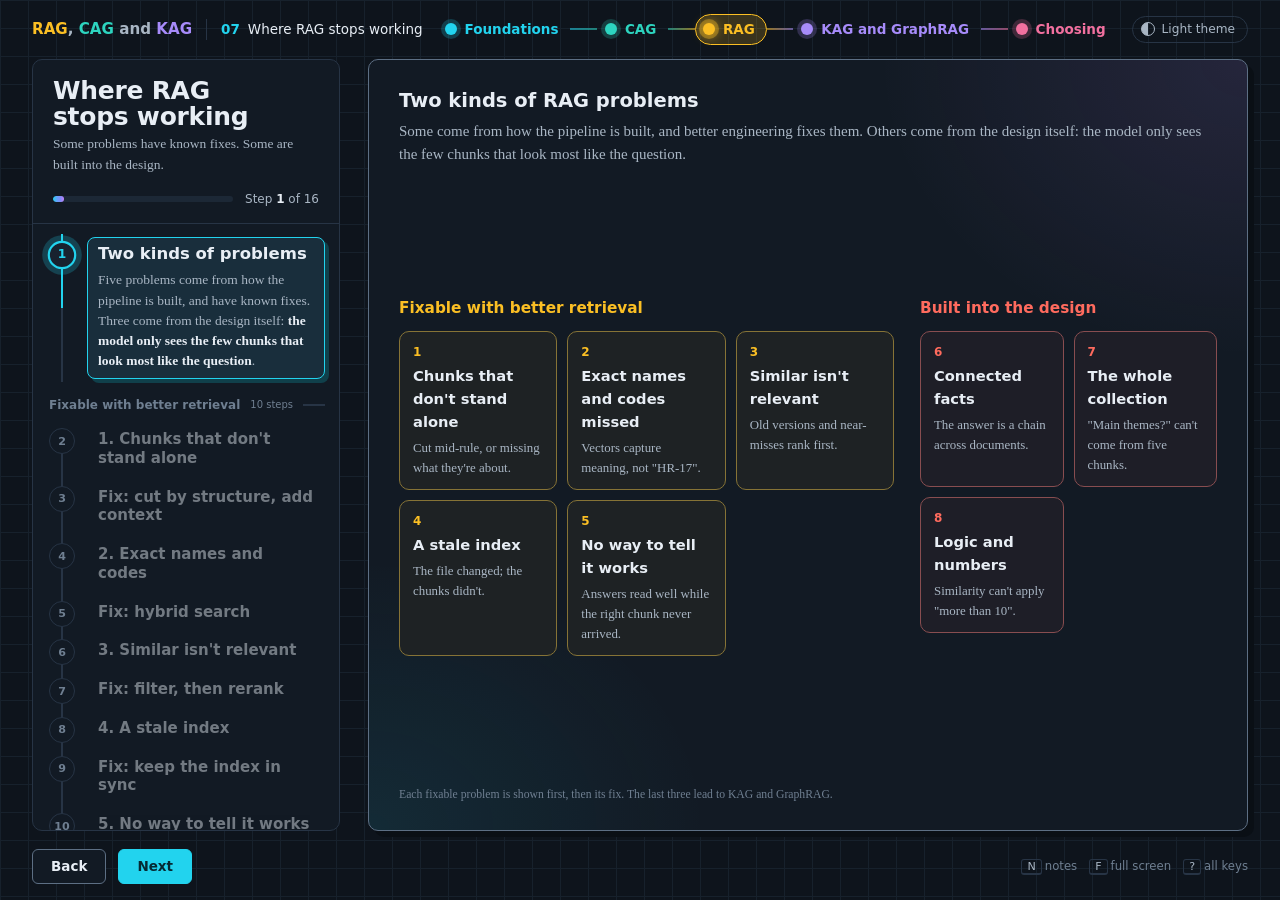
<file: 07-rag-limits.html>
<!doctype html>
<html lang="en">
<head>
<meta charset="utf-8">
<meta name="viewport" content="width=device-width, initial-scale=1">
<title>Where RAG Stops Working</title>
<link rel="stylesheet" href="assets/deck.css?v=8">
<style>
  /* =================== scene: client, network, server =================== */
  .scene {
    position: absolute;
    inset: 0;
    padding: 18px 22px 14px;
    display: grid;
    grid-template-columns: minmax(0, .8fr) minmax(110px, .34fr) minmax(0, 1.6fr);
    grid-template-rows: minmax(0, 1fr) auto;
    row-gap: 12px;
  }

  .box {
    min-height: 0;
    display: flex;
    flex-direction: column;
    background: var(--card);
    border: 1.5px solid var(--frame);
    border-radius: 10px;
    overflow: hidden;
  }
  .box-head {
    display: flex;
    align-items: baseline;
    gap: 10px;
    padding: 9px 14px 8px;
    border-bottom: 1.5px solid var(--rule);
    font-family: var(--font-ui);
  }
  .box-head b { font-size: 1.05em; }
  .box-head span { color: var(--ink-2); font-size: .8em; }
  .box.client { --tint: var(--c-history); }
  .box.server { --tint: var(--l3); }
  .box.client, .box.server {
    background: color-mix(in srgb, var(--tint) 5%, var(--card));
    border-color: color-mix(in srgb, var(--tint) 50%, var(--frame));
  }
  .box.client .box-head, .box.server .box-head {
    background: color-mix(in srgb, var(--tint) 13%, transparent);
    border-bottom-color: color-mix(in srgb, var(--tint) 30%, var(--rule));
  }

  /* ---------- client: the chat app ---------- */
  .sys-chip {
    margin: 10px 10px 0;
    padding: 5px 9px;
    border: 1.5px dashed var(--c-system);
    border-radius: 6px;
    font-family: var(--font-ui);
    font-size: .76em;
    color: var(--ink-2);
    display: flex;
    align-items: center;
    gap: 7px;
  }
  .sys-chip b { color: var(--ink); font-weight: 600; white-space: nowrap; }
  .sys-chip .sq { width: 10px; height: 10px; border-radius: 2px; background: var(--c-system); flex: none; }
  .sys-chip.pulse { animation: pulse 1.2s var(--ease) 2; }
  @keyframes pulse { 50% { background: color-mix(in srgb, var(--c-system) 20%, transparent); } }

  .conv-label {
    margin: 9px 10px 0;
    font-family: var(--font-ui);
    font-size: .74em;
    color: var(--ink-2);
    display: flex;
    gap: 7px;
    align-items: center;
  }
  .conv-label::before { content: ""; width: 10px; height: 10px; border-radius: 2px; background: var(--c-history); flex: none; }

  .chat {
    flex: 1;
    min-height: 0;
    overflow: hidden;
    display: flex;
    flex-direction: column;
    justify-content: flex-end;
    gap: 7px;
    margin: 6px 7px 7px;
    padding: 7px 5px;
    border-radius: 8px;
    border: 1.5px solid transparent;
    transition: border-color .4s, background .4s;
  }
  .chat.stored { border-color: var(--c-history); background: color-mix(in srgb, var(--c-history) 7%, transparent); }
  .chat.flash { animation: flash 1.1s var(--ease) 2; }
  @keyframes flash { 50% { background: color-mix(in srgb, var(--c-history) 22%, transparent); } }

  .msg {
    max-width: 90%;
    padding: 6px 10px;
    border-radius: 10px;
    font-size: .8em;
    line-height: 1.4;
    flex: none;
  }
  .msg.user { align-self: flex-end; background: var(--ink); color: var(--card); border-bottom-right-radius: 3px; }
  .msg.bot { align-self: flex-start; background: var(--sheet); border: 1.5px solid var(--rule); border-bottom-left-radius: 3px; }
  .msg.err { border-color: var(--c-danger); color: var(--c-danger); }
  .msg.more {
    align-self: stretch;
    max-width: none;
    text-align: center;
    font-family: var(--font-ui);
    font-size: .74em;
    color: var(--ink-2);
    padding: 4px 0;
    border-top: 1.5px dashed var(--rule);
    border-bottom: 1.5px dashed var(--rule);
    border-radius: 0;
  }
  .msg.file { display: flex; align-items: center; gap: 9px; font-family: var(--font-ui); }
  .msg.file small { display: block; opacity: .75; font-size: .85em; }
  .file-ic {
    width: 18px; height: 23px; flex: none;
    border: 1.5px solid currentColor;
    border-radius: 2px;
    background: linear-gradient(currentColor, currentColor) 3px 6px / 9px 1.5px no-repeat,
                linear-gradient(currentColor, currentColor) 3px 10px / 9px 1.5px no-repeat,
                linear-gradient(currentColor, currentColor) 3px 14px / 6px 1.5px no-repeat;
  }
  .msg[hidden] { display: none; }
  .msg.enter { animation: msgIn .4s var(--ease) both; }
  @keyframes msgIn {
    from { opacity: 0; transform: translateY(10px) scale(.97); }
    to { opacity: 1; transform: none; }
  }

  .input {
    margin: 0 10px 10px;
    display: flex;
    gap: 8px;
    align-items: center;
    border: 1.5px solid var(--rule);
    border-radius: 8px;
    padding: 5px 5px 5px 10px;
    min-height: 38px;
    font-size: .8em;
  }
  .input .txt { flex: 1; min-width: 0; color: var(--ink); white-space: nowrap; overflow: hidden; text-overflow: ellipsis; }
  .input .txt:empty:not(.typing)::before { content: "Ask the helpdesk"; color: var(--ink-3); }
  .input .txt.typing::after {
    content: "";
    display: inline-block;
    width: 2px; height: 1.05em;
    background: var(--ink);
    margin-left: 1px;
    vertical-align: -2px;
    animation: blink .8s steps(1) infinite;
  }
  @keyframes blink { 50% { opacity: 0; } }
  .input .send {
    font-family: var(--font-ui);
    font-weight: 600;
    font-size: .9em;
    background: var(--ink);
    color: var(--card);
    border-radius: 5px;
    padding: 4px 10px;
    transition: transform .15s;
  }
  .input .send.press { transform: scale(.88); }

  /* ---------- network between client and server ---------- */
  .wire { position: relative; }
  .lane {
    position: absolute;
    left: 4px; right: 4px;
    height: 2px;
    background: repeating-linear-gradient(90deg, var(--ink-3) 0 6px, transparent 6px 12px);
  }
  .lane.req { top: 30%; }
  .lane.res { top: 70%; }
  .lane.req::after, .lane.res::after { content: ""; position: absolute; top: -5px; border: 6px solid transparent; }
  .lane.req::after { right: -6px; border-left: 8px solid var(--ink-3); border-right: 0; }
  .lane.res::after { left: -6px; border-right: 8px solid var(--ink-3); border-left: 0; }
  .lane span {
    position: absolute;
    left: 50%;
    transform: translateX(-50%);
    font-family: var(--font-ui);
    font-size: .74em;
    color: var(--ink-3);
    white-space: nowrap;
  }
  .lane.req span { bottom: 8px; }
  .lane.res span { top: 8px; }
  .wire-cap {
    position: absolute;
    left: 0; right: 0; top: 50%;
    transform: translateY(-50%);
    text-align: center;
    font-family: var(--font-ui);
    font-size: .74em;
    color: var(--ink-3);
  }

  .packet {
    position: absolute;
    top: 30%;
    width: 184px;
    transform: translateY(-50%) scale(.9);
    opacity: 0;
    background: var(--card);
    border: 1.5px solid var(--frame);
    border-radius: 8px;
    box-shadow: 4px 4px 0 var(--shadow);
    padding: 7px 10px 6px;
    font-family: var(--font-ui);
    font-size: .74em;
    z-index: 5;
    left: -70px;
    transition: left 1.15s cubic-bezier(.55, .05, .3, 1), opacity .35s, transform .35s var(--ease);
  }
  .packet.on { opacity: 1; transform: translateY(-50%) scale(1); }
  .packet.at-server { left: calc(100% - 110px); }
  .packet.instant { transition: none; }
  .packet .ph { font-weight: 700; margin-bottom: 4px; display: flex; justify-content: space-between; }
  .packet .ph span { color: var(--ink-2); font-weight: 400; }
  .packet .row { display: grid; grid-template-columns: 10px 1fr auto; gap: 7px; align-items: center; padding: 1px 0; }
  .packet .row i { width: 10px; height: 10px; border-radius: 2px; }
  .packet .row b { font-weight: 400; color: var(--ink-2); font-variant-numeric: tabular-nums; }
  .packet .tot {
    margin-top: 4px;
    padding-top: 4px;
    border-top: 1.5px solid var(--rule);
    display: flex;
    justify-content: space-between;
    font-weight: 700;
    font-variant-numeric: tabular-nums;
  }

  .err-packet {
    position: absolute;
    top: 70%;
    left: calc(100% - 110px);
    width: 170px;
    transform: translateY(-50%);
    opacity: 0;
    background: var(--card);
    border: 2px solid var(--c-danger);
    color: var(--c-danger);
    border-radius: 8px;
    padding: 6px 9px;
    font-family: var(--font-ui);
    font-size: .74em;
    font-weight: 600;
    z-index: 5;
    transition: left 1s cubic-bezier(.55, .05, .3, 1), opacity .3s;
  }
  .err-packet.on { opacity: 1; }
  .err-packet.at-client { left: -60px; }
  .err-packet.instant { transition: none; }

  .stream { position: absolute; top: 70%; left: 4px; right: 4px; height: 0; opacity: 0; transition: opacity .3s; }
  .stream.on { opacity: 1; }
  .stream i {
    position: absolute;
    top: -6px;
    width: 12px; height: 12px;
    border-radius: 2px;
    background: var(--c-response);
    animation: flow 1s linear infinite;
  }
  .stream i:nth-child(2) { animation-delay: .25s; }
  .stream i:nth-child(3) { animation-delay: .5s; }
  .stream i:nth-child(4) { animation-delay: .75s; }
  .solo {
    position: absolute;
    top: calc(70% - 6px);
    left: calc(100% - 12px);
    width: 12px; height: 12px;
    border-radius: 2px;
    background: var(--c-response);
    opacity: 0;
    z-index: 4;
  }
  .solo.go { animation: flow 1s linear 1 both; }
  @keyframes flow {
    from { left: calc(100% - 12px); opacity: 0; }
    15% { opacity: 1; }
    85% { opacity: 1; }
    to { left: 0; opacity: 0; }
  }

  /* =================== server: the model =================== */
  .srv {
    flex: 1;
    min-height: 0;
    display: grid;
    grid-template-columns: auto minmax(0, 1fr) minmax(92px, auto);
    grid-template-rows: auto minmax(0, 1fr) minmax(0, .8fr) auto auto;
    grid-template-areas:
      "wl   status status"
      "win  net    out"
      "win  tray   tray"
      "win  cache  cache"
      "wu   meta   meta";
    column-gap: 14px;
    row-gap: 8px;
    padding: 10px 14px 10px;
    font-family: var(--font-ui);
  }
  .area-label { font-weight: 600; font-size: .8em; line-height: 1.2; }
  .area-label small { display: block; font-weight: 400; color: var(--ink-3); }

  /* context window column */
  .wl { grid-area: wl; align-self: end; }
  /* the column keeps 14% of its height free below the window, so an overflow always has room */
  .col {
    grid-area: win;
    position: relative;
    width: clamp(92px, 7.4vw, 140px);
  }
  .cw-box {
    position: absolute;
    left: 0; right: 0; top: 0;
    height: 86%;
    border: 2px solid var(--frame);
    border-radius: 6px;
    background: var(--cell-empty);
    transition: border-color .3s;
  }
  .col.over .cw-box { border-color: var(--c-danger); }
  .wu { grid-area: wu; font-size: .76em; color: var(--ink-2); }
  .wu b { color: var(--ink); font-size: 1.3em; font-variant-numeric: tabular-nums; }
  .wu.over b { color: var(--c-danger); }

  .seg {
    position: absolute;
    left: 3px; right: 3px;
    min-height: 5px;
    border-radius: 3px;
    color: var(--on-color);
    font-size: .66em;
    font-weight: 600;
    line-height: 1.2;
    padding: 3px 5px;
    overflow: hidden;
    white-space: nowrap;
    text-overflow: ellipsis;
    transition:
      height .6s var(--ease) var(--d, 0s),
      opacity .4s var(--ease) var(--d, 0s),
      transform .4s var(--ease) var(--d, 0s);
  }
  .seg.slow { transition: height var(--grow, 1.8s) linear; }
  .seg.leave { opacity: 0; transform: translateX(26px); }
  .seg.system { background: var(--c-system); }
  .seg.history { background: var(--c-history); }
  .seg.docs { background: var(--c-docs); }
  .seg.question { background: var(--c-question); }
  .seg.response { background: var(--c-response); }
  .seg.room {
    background: repeating-linear-gradient(135deg,
      color-mix(in srgb, var(--c-response) 30%, transparent) 0 3px, transparent 3px 6px);
    border: 1.5px dashed var(--c-response);
    color: var(--c-response);
  }
  .seg { z-index: 1; }
  .over-zone {
    position: absolute;
    left: 0; right: 0;
    top: 86%;
    height: 0;
    border: 2px dashed var(--c-danger);
    border-top: 0;
    border-radius: 0 0 6px 6px;
    background: repeating-linear-gradient(135deg,
      color-mix(in srgb, var(--c-danger) 30%, transparent) 0 4px, transparent 4px 8px);
    opacity: 0;
    z-index: 0;
    transition: opacity .4s, height .6s var(--ease);
  }
  .col.over .over-zone { opacity: 1; }

  /* status line */
  .status { grid-area: status; display: flex; align-items: center; gap: 8px; font-weight: 600; font-size: .86em; align-self: end; }
  .status i { width: 10px; height: 10px; border-radius: 50%; background: var(--ink-3); flex: none; }
  .status.reading i { background: var(--ink); animation: beat .7s ease-in-out infinite; }
  .status.writing i { background: var(--c-response); animation: beat .5s ease-in-out infinite; }
  .status.error { color: var(--c-danger); }
  .status.error i { background: var(--c-danger); }
  .status.idle { color: var(--ink-2); font-weight: 400; }
  .status.idle i { background: var(--accent); }
  @keyframes beat { 50% { transform: scale(1.5); opacity: .6; } }

  /* the neural network */
  .net { grid-area: net; position: relative; min-height: 0; }
  .net svg { position: absolute; inset: 0; width: 100%; height: 100%; overflow: visible; }
  /* each layer has its own colour; the reading wave takes it, the writing pass is pink */
  .net .n0, .net .e0, .net .lt0 { --lc: var(--l1); }
  .net .n1, .net .e1, .net .lt1 { --lc: var(--l2); }
  .net .n2, .net .e2, .net .lt2 { --lc: var(--l3); }
  .net .n3, .net .e3, .net .lt3, .net .e4 { --lc: var(--l4); }
  .net .n, .net .e { --wave: var(--lc); }
  .net.writing .n, .net.writing .e { --wave: var(--c-response); }
  .net .e { stroke: color-mix(in srgb, var(--lc) 22%, var(--rule)); stroke-width: 1; transition: stroke .2s, stroke-width .2s; }
  .net .e.hot { stroke: var(--wave); stroke-width: 1.7; }
  .net .n { fill: var(--card); stroke: color-mix(in srgb, var(--lc) 65%, var(--frame)); stroke-width: 1.8; transition: fill .2s, stroke .2s; }
  .net .n.hot { fill: var(--wave); stroke: var(--wave); filter: drop-shadow(0 0 4px color-mix(in srgb, var(--wave) 70%, transparent)); }
  .net .lt { font-family: var(--font-ui); font-size: 11px; font-weight: 700; fill: var(--lc); text-anchor: middle; }
  .net .loop { fill: none; stroke: var(--rule); stroke-width: 1.5; stroke-dasharray: 4 4; transition: stroke .2s; }
  .net .loop.hot { stroke: var(--c-response); animation: dash .5s linear infinite; }
  .net .loop-lab { font-family: var(--font-ui); font-size: 10px; fill: var(--ink-3); text-anchor: middle; }
  @keyframes dash { to { stroke-dashoffset: -16; } }
  .net .ft { opacity: 0; }
  .net.feeding .ft { animation: feed .8s linear infinite; }
  @keyframes feed {
    from { transform: translateX(-6px); opacity: 0; }
    25% { opacity: 1; }
    to { transform: translateX(46px); opacity: 0; }
  }
  .net.busy .n { animation: busy .24s ease-in-out infinite alternate; }
  .net.busy .n:nth-of-type(3n) { animation-delay: .08s; }
  .net.busy .n:nth-of-type(3n+1) { animation-delay: .16s; }
  @keyframes busy { to { fill: var(--c-response); stroke: var(--c-response); } }
  .net-note { position: absolute; left: 0; right: 0; bottom: -2px; text-align: center; font-size: .66em; color: var(--ink-3); }

  /* output */
  .out { grid-area: out; align-self: center; text-align: center; }
  .outbox {
    border: 2px solid var(--rule);
    border-radius: 8px;
    padding: 7px 8px 8px;
    background: var(--card);
    transition: border-color .3s;
  }
  .outbox.live { border-color: var(--c-response); }
  .outbox small { display: block; font-size: .7em; color: var(--ink-2); }
  .outbox b {
    display: block;
    min-height: 1.25em;
    font-size: 1.45em;
    line-height: 1.25;
    color: var(--c-response);
    white-space: pre;
  }
  .outbox b.pop { animation: pop .3s var(--ease); }
  @keyframes pop { from { transform: scale(.6); opacity: 0; } to { transform: none; opacity: 1; } }

  /* working values tray */
  .tray { grid-area: tray; min-height: 0; display: flex; flex-direction: column; gap: 5px; }
  .tray-head { display: flex; align-items: baseline; gap: 10px; font-size: .78em; white-space: nowrap; overflow: hidden; }
  .tray-head b { font-weight: 600; }
  .tray-head span { color: var(--ink-3); }
  .tray-head .same-note { color: var(--ink); display: none; align-items: center; gap: 6px; font-weight: 600; animation: capIn .4s var(--ease) both; }
  .tray.same .tray-head .sub { display: none; }
  .tray-head .same-note::before { content: ""; width: 16px; height: 10px; border: 2px dashed var(--ink); border-radius: 3px; }
  .tray.same .same-note { display: inline-flex; }
  .tray-rows {
    position: relative;
    flex: 1;
    min-height: 0;
    display: grid;
    grid-template-columns: 50px minmax(0, 1fr);
    grid-template-rows: repeat(4, minmax(0, 1fr));
    row-gap: 4px;
    column-gap: 8px;
    border: 1.5px dashed var(--rule);
    border-radius: 6px;
    padding: 6px 8px;
  }
  .tlab { font-size: .66em; font-weight: 700; color: var(--lc); align-self: center; text-align: right; white-space: nowrap; }
  .tlab::before {
    content: "";
    display: inline-block;
    width: 7px; height: 7px;
    border-radius: 50%;
    background: var(--lc);
    margin-right: 5px;
    vertical-align: 1px;
  }
  .tsegs { display: flex; gap: 2px; min-height: 0; border-radius: 3px; transition: box-shadow .2s; }
  .tsegs.read { box-shadow: 0 0 0 2px var(--c-response); }
  .tseg {
    --k: var(--ink-3);
    height: 100%;
    flex: none;
    border-radius: 2px;
    background-color: var(--k);
    background-image: repeating-linear-gradient(90deg, transparent 0 3px, color-mix(in srgb, var(--card) 45%, transparent) 3px 4px);
    transform: scaleX(0);
    transform-origin: left;
    transition: transform .45s var(--ease) var(--d, 0s), width var(--wdur, .5s) linear, opacity .4s;
  }
  .tseg.on { transform: scaleX(1); }
  .tseg.leave { opacity: 0; }
  .tray.instant .tseg { transition: none; }
  .tseg.system { --k: var(--c-system); }
  .tseg.history { --k: var(--c-history); }
  .tseg.question { --k: var(--c-question); }
  .tseg.response { --k: var(--c-response); }
  .same-wrap { grid-area: 1 / 2 / span 4 / 3; position: relative; pointer-events: none; }
  .same-box {
    position: absolute;
    left: -4px; top: -4px; bottom: -4px;
    border: 2px dashed var(--ink);
    border-radius: 5px;
    opacity: 0;
    transition: opacity .5s;
  }
  .tray.same .same-box { opacity: 1; }
  .tray-legend { display: flex; flex-wrap: wrap; gap: 4px 14px; font-size: .72em; color: var(--ink-2); min-height: 1.2em; }
  .tray-legend span { display: inline-flex; align-items: center; gap: 6px; }
  .tray-legend i { width: 9px; height: 9px; border-radius: 2px; }
  .tray-legend b { color: var(--ink); font-weight: 600; font-variant-numeric: tabular-nums; }

  /* counters */
  .meta { grid-area: meta; display: flex; align-items: baseline; gap: 6px 20px; flex-wrap: wrap; font-size: .76em; color: var(--ink-2); }
  .meta b { color: var(--ink); font-size: 1.45em; font-variant-numeric: tabular-nums; margin-left: 4px; }
  .meta .memo { margin-left: auto; }
  .meta .memo strong { color: var(--ink); }
  .memo.flash strong { animation: memoFlash 1.2s var(--ease) 2; }
  @keyframes memoFlash { 50% { color: var(--c-danger); } }

  /* ---------- callout row under the scene ---------- */
  .callout { grid-column: 1 / -1; position: relative; min-height: 60px; }
  .callout > div { position: absolute; inset: 0; display: flex; align-items: center; gap: 18px; }
  .callout .big {
    font-family: var(--font-ui);
    font-weight: 700;
    font-size: clamp(19px, 1.6vw, 29px);
    line-height: 1.15;
  }
  .callout .small { color: var(--ink-2); font-size: .9em; max-width: 60em; }
  .chips { display: flex; flex-wrap: wrap; gap: 4px; }
  .chip {
    font-family: var(--font-ui);
    font-size: .9em;
    padding: 2px 8px 3px;
    border-radius: 4px;
    border: 1.5px solid var(--c-question);
    background: color-mix(in srgb, var(--c-question) 14%, var(--card));
    white-space: pre;
  }
  .chip:nth-child(even) { background: var(--card); }
  .callout .eq { font-family: var(--font-ui); color: var(--ink-2); }
  .callout .eq b { color: var(--ink); }

  /* =================== chart layer (last step) =================== */
  .chart {
    display: grid;
    grid-template-rows: auto minmax(0, 1fr) auto auto;
    gap: 12px;
    font-family: var(--font-ui);
  }
  .chart-head { display: flex; align-items: baseline; justify-content: space-between; gap: 12px 24px; flex-wrap: wrap; }
  .chart-head h2 { margin: 0; font-size: 1.25em; }
  .chart-key { display: flex; gap: 18px; font-size: .82em; color: var(--ink-2); flex-wrap: wrap; }
  .chart-key span { display: inline-flex; align-items: center; gap: 7px; }
  .chart-key i { width: 14px; height: 14px; border-radius: 2px; }
  .hatch {
    background: repeating-linear-gradient(135deg, var(--ink-3) 0 3px, color-mix(in srgb, var(--ink-3) 35%, transparent) 3px 6px);
  }
  .plot { position: relative; min-height: 0; margin-left: 44px; border-left: 1.5px solid var(--frame); border-bottom: 1.5px solid var(--frame); }
  .gridline { position: absolute; left: 0; right: 0; border-top: 1px dashed var(--rule); }
  .gridline span { position: absolute; right: calc(100% + 8px); top: -.65em; font-size: .72em; color: var(--ink-3); font-variant-numeric: tabular-nums; }
  .bars { position: absolute; inset: 0 6px 0 6px; display: flex; align-items: flex-end; gap: 5px; }
  .bar {
    flex: 1;
    height: 100%;
    display: flex;
    flex-direction: column;
    justify-content: flex-end;
    transform: scaleY(0);
    transform-origin: bottom;
    transition: transform .55s var(--ease) calc(var(--i) * 45ms + .15s);
  }
  .chart.is-on .bar { transform: scaleY(1); }
  .bar .new { background: var(--c-question); border-radius: 2px 2px 0 0; }
  .xaxis { margin-left: 50px; margin-right: 6px; display: flex; gap: 5px; font-size: .72em; color: var(--ink-3); }
  .xaxis span { flex: 1; text-align: center; font-variant-numeric: tabular-nums; }
  .totals { display: flex; gap: 16px 40px; align-items: flex-end; flex-wrap: wrap; border-top: 1.5px solid var(--rule); padding-top: 12px; }
  .totals .t b { display: block; font-size: clamp(26px, 2.4vw, 42px); line-height: 1; font-variant-numeric: tabular-nums; }
  .totals .t span { font-size: .82em; color: var(--ink-2); }
  .totals .t.alt b { color: var(--ink-2); }
  .totals .foot { margin-left: auto; font-size: .76em; color: var(--ink-3); max-width: 22em; font-family: var(--font-text); }

  /* =================== page 02: prompt caching =================== */

  /* text served from cache: outlined in the cache colour */
  .seg.hit { box-shadow: inset 0 0 0 2.5px var(--c-cache); }
  .seg.date { background: var(--c-danger); }
  .tseg.date { --k: var(--c-danger); }
  .tseg.docs { --k: var(--c-docs); }
  .tseg.cached { box-shadow: 0 0 0 2px var(--c-cache); }
  .tseg.fromcache { animation: fromCache 1s var(--ease); }
  @keyframes fromCache {
    0% { transform: translateY(30px) scaleX(1); opacity: 0; }
    60% { opacity: 1; }
    100% { transform: none; }
  }

  /* the prompt cache: kept between requests */
  .cache {
    grid-area: cache;
    border: 2px dashed color-mix(in srgb, var(--c-cache) 55%, var(--rule));
    border-radius: 8px;
    padding: 6px 10px 8px;
    display: grid;
    gap: 5px;
    transition: border-color .3s, background .3s;
  }
  .cache.has { border-style: solid; border-color: var(--c-cache); background: color-mix(in srgb, var(--c-cache) 7%, transparent); }
  .cache-head { display: flex; align-items: baseline; gap: 10px; font-size: .78em; white-space: nowrap; overflow: hidden; }
  .cache-head b { color: var(--c-cache); font-weight: 700; }
  .cache-head span { color: var(--ink-2); overflow: hidden; text-overflow: ellipsis; }
  .cache-head .cache-flag, .cache-head .ttl, .cache-head b { flex: none; }
  .cache-head .ttl { margin-left: auto; color: var(--ink); font-weight: 700; font-variant-numeric: tabular-nums; }
  .cache-head .ttl.low { color: var(--c-danger); }
  .cache-bar { display: flex; gap: 2px; height: 16px; }
  .cseg {
    --k: var(--ink-3);
    height: 100%;
    border-radius: 2px;
    background-color: var(--k);
    background-image: repeating-linear-gradient(90deg, transparent 0 3px, color-mix(in srgb, var(--card) 45%, transparent) 3px 4px);
    transform: scaleX(0);
    transform-origin: left;
    transition: transform .6s var(--ease) var(--d, 0s), opacity .5s;
  }
  .cseg.on { transform: scaleX(1); }
  .cseg.instant { transition: none; }
  .cseg.leave { opacity: 0; }
  .cseg.system { --k: var(--c-system); }
  .cseg.docs { --k: var(--c-docs); }
  .cseg.history { --k: var(--c-history); }
  .cseg.question { --k: var(--c-question); }
  .cseg.date { --k: var(--c-danger); }
  .cache.hit { animation: cacheHit 1.1s var(--ease); }
  @keyframes cacheHit { 40% { box-shadow: 0 0 0 6px color-mix(in srgb, var(--c-cache) 35%, transparent); } }
  .cache.miss { animation: cacheMiss .7s var(--ease); border-color: var(--c-danger); }
  @keyframes cacheMiss {
    20% { transform: translateX(-5px); }
    40% { transform: translateX(4px); }
    60% { transform: translateX(-3px); }
    80% { transform: translateX(2px); }
  }
  .cache-flag {
    font-size: .74em;
    font-weight: 700;
    border-radius: 999px;
    padding: 0 8px 1px;
    opacity: 0;
    transition: opacity .3s;
  }
  .cache-flag.on { opacity: 1; }
  .cache-flag.hit { color: var(--on-color); background: var(--c-cache); }
  .cache-flag.miss { color: #fff; background: var(--c-danger); }
  .cache-flag.write { color: var(--c-cache); border: 1.5px solid var(--c-cache); }

  /* billing line */
  .meta .bill b { color: var(--c-cache); }
  .meta .bill small { color: var(--ink-3); margin-left: 4px; }

  /* the cache marker inside a request packet */
  .packet .mk {
    margin: 3px 0;
    border-top: 2px dashed var(--c-cache);
    color: var(--c-cache);
    font-size: .86em;
    font-weight: 700;
    padding-top: 1px;
  }
  .packet .row.d i { background: var(--c-danger); }

  /* the app's stable beginning, in the client */
  .sys-chip .policy { color: var(--c-docs); font-weight: 600; }

  /* clock shown while time passes */
  .clock {
    position: absolute;
    left: 36%; top: 42%;
    transform: translate(-50%, -50%) scale(.9);
    z-index: 6;
    background: var(--card);
    border: 2px solid var(--c-cache);
    border-radius: 12px;
    padding: 10px 18px;
    text-align: center;
    font-family: var(--font-ui);
    opacity: 0;
    pointer-events: none;
    transition: opacity .3s, transform .3s var(--ease);
  }
  .clock.on { opacity: 1; transform: translate(-50%, -50%); }
  .clock b { display: block; font-size: 1.8em; font-variant-numeric: tabular-nums; }
  .clock span { font-size: .8em; color: var(--ink-2); }

  /* =================== explainer layers =================== */
  .explain {
    display: grid;
    grid-template-rows: auto minmax(0, 1fr) auto;
    gap: 18px;
    font-family: var(--font-ui);
  }
  .explain h2 { margin: 0; font-size: 1.3em; }
  .explain .lead { margin: 4px 0 0; font-family: var(--font-text); color: var(--ink-2); max-width: 54em; }
  .explain .foot { font-size: .78em; color: var(--ink-3); font-family: var(--font-text); }

  .reqs { display: grid; gap: 26px; align-content: center; }
  .req { display: grid; grid-template-columns: 9.5em minmax(0, 1fr); gap: 16px; align-items: center; }
  .req-name { font-weight: 700; }
  .req-name small { display: block; font-weight: 400; color: var(--ink-2); font-size: .82em; }
  .rbar { position: relative; display: flex; gap: 2px; height: 48px; }
  .rbar > span {
    height: 100%;
    border-radius: 3px;
    display: flex;
    align-items: center;
    padding: 0 8px;
    font-size: .78em;
    font-weight: 600;
    color: var(--on-color);
    white-space: nowrap;
    overflow: hidden;
  }
  .rbar .system { background: var(--c-system); }
  .rbar .docs { background: var(--c-docs); }
  .rbar .history { background: var(--c-history); }
  .rbar .question { background: var(--c-question); }
  .rbar .date { background: var(--c-danger); color: #fff; }
  .rbar .tools { background: var(--c-tools); }
  .rbar .cachedpart { box-shadow: inset 0 0 0 3px var(--c-cache); }
  .rbar .missed { opacity: .45; }
  .rbar > .marker {
    overflow: visible;
    position: absolute;
    top: -12px; bottom: -12px;
    width: 0;
    border-left: 3px dashed var(--c-cache);
    padding: 0;
  }
  .rbar .marker::after {
    content: "cache marker";
    position: absolute;
    top: -18px; left: -40px;
    width: 80px;
    text-align: center;
    font-size: .72em;
    font-weight: 700;
    color: var(--c-cache);
  }
  .verdict { display: inline-flex; align-items: center; gap: 8px; font-weight: 700; margin-top: 8px; font-size: .9em; }
  .verdict.ok { color: var(--c-cache); }
  .verdict.bad { color: var(--c-danger); }
  .brace { display: flex; gap: 2px; margin-top: 6px; font-size: .76em; color: var(--ink-2); }
  .brace span { border-top: 2px solid currentColor; padding-top: 3px; text-align: center; }
  .brace .c { color: var(--c-cache); }
  .brace .n { color: var(--ink-2); }

  .rule-list { display: flex; flex-wrap: wrap; gap: 8px; align-items: center; font-size: .9em; }
  .rule-list .tk { background: var(--card); border: 1.5px solid var(--rule); border-radius: 6px; padding: 3px 9px; }
  .rule-list .arrow { color: var(--ink-3); }

  /* price table */
  .prices { width: 100%; border-collapse: collapse; font-size: .92em; align-self: center; }
  .prices th, .prices td { text-align: left; padding: 12px 14px; border-bottom: 1.5px solid var(--rule); vertical-align: top; }
  .prices th { font-size: .8em; color: var(--ink-2); font-weight: 600; }
  .prices td:first-child { font-weight: 700; white-space: nowrap; }
  .prices td b { color: var(--c-cache); }
  .prices td small { display: block; color: var(--ink-3); font-family: var(--font-text); margin-top: 2px; }

  /* the 20-question chart reuses page 01's chart styles */
  .bar-c .cachepart { background: color-mix(in srgb, var(--c-cache) 75%, var(--card)); }

  /* =================== page 06: where RAG stops working =================== */
  :root { --c-doc2: color-mix(in srgb, var(--c-docs) 70%, var(--c-danger)); --c-doc3: color-mix(in srgb, var(--c-docs) 70%, #ffffff); --c-org: var(--c-history); }

  .cards5 { display: grid; grid-template-columns: repeat(5, minmax(0, 1fr)); gap: 14px; align-content: center; }
  .pcard { border: 1.5px solid color-mix(in srgb, var(--c-danger) 45%, var(--rule)); border-radius: 10px; background: color-mix(in srgb, var(--c-danger) 5%, var(--sheet)); padding: 14px 14px 16px; display: grid; gap: 6px; align-content: start; }
  .pcard .num-badge { width: 30px; height: 30px; border-radius: 50%; display: grid; place-items: center; background: var(--c-danger); color: #fff; font-weight: 700; }
  .pcard b { font-size: 1.05em; }
  .pcard span { font-family: var(--font-text); color: var(--ink-2); font-size: .9em; }

  .two { display: grid; grid-template-columns: minmax(0, 1.15fr) minmax(0, 1fr); gap: 26px; min-height: 0; align-items: center; }
  .qbox { border: 2px solid var(--c-question); border-radius: 10px; padding: 10px 14px; background: color-mix(in srgb, var(--c-question) 8%, var(--card)); font-weight: 700; }
  .qbox small { display: block; font-weight: 400; color: var(--ink-2); font-size: .8em; margin-bottom: 2px; }
  .facts { display: grid; gap: 8px; margin-top: 12px; }
  .fact { display: grid; grid-template-columns: 24px minmax(0, 1fr); gap: 10px; align-items: start; border: 1.5px solid var(--rule); border-radius: 8px; padding: 8px 10px; background: var(--sheet); font-size: .9em; }
  .fact i { width: 24px; height: 24px; border-radius: 50%; display: grid; place-items: center; font-style: normal; font-weight: 700; color: var(--on-color); }
  .fact.found { border-color: var(--p-rag); }
  .fact.found i { background: var(--p-rag); }
  .fact.missing { border-color: var(--c-danger); border-style: dashed; }
  .fact.missing i { background: var(--c-danger); color: #fff; }
  .fact small { display: block; color: var(--ink-2); font-family: var(--font-text); }
  .answer { margin-top: 12px; border-left: 4px solid var(--c-response); padding: 6px 12px; font-family: var(--font-text); }
  .answer b { font-family: var(--font-ui); display: block; font-size: .8em; color: var(--c-response); }

  .space { width: 100%; max-height: 100%; border: 1.5px solid var(--rule); border-radius: 10px; background: color-mix(in srgb, var(--paper) 50%, transparent); font-family: var(--font-ui); }
  .space .clab { font-size: 10px; font-weight: 700; fill: var(--ink-2); }
  .space .star { fill: var(--c-question); stroke: var(--card); stroke-width: 1.5; }
  .space .qlab { font-size: 10px; font-weight: 700; fill: var(--c-question); }
  .space .ring { fill: none; stroke: var(--c-question); stroke-width: 1.5; stroke-dasharray: 3 4; }
  .space .need { fill: none; stroke: var(--c-danger); stroke-width: 2.5; }
  .space .needlab { font-size: 10px; font-weight: 700; fill: var(--c-danger); }
  .space .hitring { fill: none; stroke: var(--ink); stroke-width: 2; }

  .sea { display: grid; grid-template-columns: repeat(40, 1fr); gap: 2px; align-self: center; }
  .sea i { aspect-ratio: 1; border-radius: 1px; background: color-mix(in srgb, var(--c-docs) 30%, var(--cell-empty)); }
  .sea i.lit { background: var(--p-rag); outline: 2px solid var(--ink); }
  .stat-row { display: flex; gap: 36px; flex-wrap: wrap; align-items: flex-end; }
  .stat-row .t b { display: block; font-size: clamp(28px, 2.6vw, 46px); line-height: 1; font-variant-numeric: tabular-nums; }
  .stat-row .t span { color: var(--ink-2); font-size: .88em; }
  .stat-row .t.warn b { color: var(--c-danger); }

  .records { width: 100%; border-collapse: collapse; font-size: .9em; }
  .records th, .records td { text-align: left; padding: 6px 10px; border-bottom: 1.5px solid var(--rule); }
  .records th { font-size: .8em; color: var(--ink-2); }
  .records td.n { font-variant-numeric: tabular-nums; text-align: right; }
  .records tr.yes td { color: var(--c-question); font-weight: 700; }
  .records tr.picked td:first-child::before { content: "retrieved "; font-size: .72em; color: var(--p-rag); font-weight: 700; margin-right: 4px; }

  .versions { display: grid; gap: 10px; }
  .ver { border: 1.5px solid var(--rule); border-radius: 8px; padding: 10px 12px; background: var(--sheet); display: grid; grid-template-columns: minmax(0, 1fr) auto; gap: 4px 12px; font-size: .9em; }
  .ver b { font-weight: 700; }
  .ver .sc { font-weight: 700; font-variant-numeric: tabular-nums; }
  .ver small { grid-column: 1 / -1; color: var(--ink-2); font-family: var(--font-text); }
  .ver.bad { border-color: var(--c-danger); }
  .ver.bad .sc { color: var(--c-danger); }
  .ver.good { border-color: var(--c-question); }

  .health { list-style: none; margin: 0; padding: 0; display: grid; grid-template-columns: repeat(2, minmax(0, 1fr)); gap: 12px 26px; align-content: center; }
  .health li { border-left: 4px solid var(--p-rag); padding: 4px 0 4px 12px; }
  .health b { display: block; }
  .health span { font-family: var(--font-text); color: var(--ink-2); font-size: .9em; }

  .mini-graph { width: 100%; max-height: 100%; }
  .mini-graph .e { stroke: var(--p-kag); stroke-width: 3; stroke-dasharray: 260; stroke-dashoffset: 260; transition: stroke-dashoffset 1s var(--ease) var(--d, 0s); }
  .is-on .mini-graph .e { stroke-dashoffset: 0; }
  .mini-graph .n { fill: var(--card); stroke: var(--p-kag); stroke-width: 3; }
  .mini-graph .n.q { stroke: var(--c-question); }
  .mini-graph text { font-family: var(--font-ui); font-size: 13px; font-weight: 700; fill: var(--ink); }
  .mini-graph .el { font-size: 11px; fill: var(--p-kag); }

  /* =================== page 07: problems with fixes =================== */
  .groups { display: grid; grid-template-columns: minmax(0, 5fr) minmax(0, 3fr); gap: 26px; align-content: center; }
  .grp h3 { margin: 0 0 10px; font-size: 1.02em; }
  .grp.fix h3 { color: var(--p-rag); }
  .grp.hard h3 { color: var(--c-danger); }
  .gcards { display: grid; gap: 10px; }
  .grp.fix .gcards { grid-template-columns: repeat(3, minmax(0, 1fr)); }
  .grp.hard .gcards { grid-template-columns: repeat(2, minmax(0, 1fr)); }
  .gcard { --gc: var(--p-rag); border: 1.5px solid color-mix(in srgb, var(--gc) 45%, var(--rule)); border-radius: 10px; background: color-mix(in srgb, var(--gc) 5%, var(--sheet)); padding: 11px 13px; display: grid; gap: 4px; align-content: start; }
  .grp.hard .gcard { --gc: var(--c-danger); }
  .gcard b { font-size: .98em; }
  .gcard span { font-family: var(--font-text); color: var(--ink-2); font-size: .86em; }
  .gcard em { font-style: normal; font-size: .8em; color: var(--gc); font-weight: 700; }

  .pf { display: grid; grid-template-columns: minmax(0, 1fr) minmax(0, 1fr); gap: 24px; min-height: 0; align-content: center; align-items: start; }
  .pane { --pc: var(--c-danger); border: 1.5px solid var(--rule); border-left: 5px solid var(--pc); border-radius: 10px; padding: 13px 16px; background: var(--sheet); display: grid; gap: 10px; align-content: start; }
  .pane.fixp { --pc: var(--c-question); }
  .pane h3 { margin: 0; font-size: 1em; color: var(--pc); }
  .pane p { margin: 0; font-family: var(--font-text); color: var(--ink-2); font-size: .9em; }

  .ck { --cc: var(--p-rag); position: relative; border: 2px solid var(--cc); border-radius: 7px; padding: 6px 10px; background: color-mix(in srgb, var(--cc) 9%, var(--card)); font-family: var(--font-text); font-size: .9em; line-height: 1.45; }
  .ck > small { display: block; font-family: var(--font-ui); font-weight: 700; color: var(--cc); font-size: .82em; }
  .ck.b { --cc: var(--c-history); }
  .ck .bad { background: color-mix(in srgb, var(--c-danger) 25%, transparent); border-radius: 3px; }
  .cutl { display: flex; align-items: center; gap: 8px; color: var(--c-danger); font-weight: 700; font-size: .8em; margin: -4px 0; }
  .cutl::before, .cutl::after { content: ""; flex: 1; border-top: 2.5px dashed var(--c-danger); }
  .ctxl { border-left: 3px solid var(--c-cache); padding-left: 8px; color: var(--ink-2); }
  .ctxl b { display: block; font-family: var(--font-ui); color: var(--c-cache); font-size: .82em; }
  .tags { display: flex; flex-wrap: wrap; gap: 5px; }
  .tags span { font-size: .8em; border: 1.5px solid var(--rule); border-radius: 999px; padding: 1px 8px; background: var(--card); }
  .tags span i { font-style: normal; color: var(--ink-3); margin-right: 4px; }

  .rl { display: grid; gap: 5px; }
  .rl h4 { margin: 0; font-size: .82em; color: var(--ink-2); font-weight: 700; }
  .rr { display: grid; grid-template-columns: 20px minmax(0, 1fr) auto; gap: 8px; align-items: center; padding: 5px 9px; border: 1.5px solid var(--rule); border-radius: 7px; background: var(--card); font-size: .86em; }
  .rr .k { font-weight: 700; color: var(--ink-3); }
  .rr .t { font-family: var(--font-text); white-space: nowrap; overflow: hidden; text-overflow: ellipsis; }
  .rr .t b { font-family: var(--font-ui); }
  .rr .s { font-weight: 700; font-variant-numeric: tabular-nums; }
  .rr.good { border-color: var(--c-question); }
  .rr.good .k, .rr.good .s { color: var(--c-question); }
  .rr.bad { border-color: var(--c-danger); }
  .rr.bad .s { color: var(--c-danger); }
  .rr.gone { opacity: .45; text-decoration: line-through; text-decoration-color: var(--c-danger); }
  .rr.gap { border-style: dashed; background: transparent; }
  .lists2 { display: grid; grid-template-columns: minmax(0, 1fr) minmax(0, 1fr); gap: 10px; }
  .merge { text-align: center; color: var(--ink-3); font-weight: 700; font-size: .82em; }
  .stg { display: grid; gap: 4px; }
  .stg > b { font-size: .86em; }

  .stale { display: grid; grid-template-columns: minmax(0, 1fr) auto minmax(0, 1fr); gap: 10px; align-items: center; }
  .sbox { border: 1.5px solid var(--rule); border-left: 4px solid var(--sc, var(--c-docs)); border-radius: 7px; padding: 7px 10px; background: var(--card); font-size: .86em; }
  .sbox small { display: block; color: var(--ink-3); }
  .sbox .old { color: var(--c-danger); font-weight: 700; }
  .neq { color: var(--c-danger); font-weight: 700; font-size: 1.4em; }
  .steps4 { display: grid; gap: 6px; counter-reset: s; }
  .steps4 div { counter-increment: s; display: grid; grid-template-columns: 24px minmax(0, 1fr); column-gap: 8px; row-gap: 1px; align-items: start; font-size: .9em; }
  .steps4 div::before { content: counter(s); width: 22px; height: 22px; border-radius: 50%; background: var(--c-question); color: var(--on-color); display: grid; place-items: center; font-weight: 700; font-size: .82em; }
  .steps4 div::before { grid-row: 1 / span 2; }
  .steps4 b, .steps4 span { grid-column: 2; }
  .steps4 span { font-family: var(--font-text); color: var(--ink-2); }
  .also { display: grid; gap: 4px; font-size: .86em; border-top: 1.5px dashed var(--rule); padding-top: 8px; }
  .also span { font-family: var(--font-text); color: var(--ink-2); }

  .chatx { display: grid; gap: 6px; font-size: .9em; }
  .chatx .u, .chatx .a { max-width: 85%; padding: 6px 10px; border-radius: 9px; }
  .chatx .u { justify-self: end; background: var(--ink); color: var(--card); }
  .chatx .a { justify-self: start; background: var(--card); border: 1.5px solid var(--rule); }
  .tq { display: grid; grid-template-columns: minmax(0, 1fr) minmax(0, 1fr) auto; gap: 8px; align-items: center; border-bottom: 1px dashed var(--rule); padding: 3px 0; font-size: .88em; }
  .tq.h { color: var(--ink-3); font-size: .78em; }
  .tq span:first-child { font-family: var(--font-text); }
  .tq .ok { color: var(--c-question); font-weight: 700; }
  .tq .no { color: var(--c-danger); font-weight: 700; }
  .rc { display: flex; align-items: baseline; gap: 10px; }
  .rc b { font-size: 2.2em; line-height: 1; color: var(--p-rag); font-variant-numeric: tabular-nums; }
  .rc span { color: var(--ink-2); font-family: var(--font-text); }
</style>
</head>
<body data-prev="06-rag.html" data-next="08-kag.html" data-topic="07">
<div class="deck">
  <header class="topbar">
    <span class="sec">07</span>
    <span class="name">Where RAG stops working</span>
    <span class="spacer"></span>
    <a href="index.html">Agenda</a>
  </header>

  <main class="layout tl">
    <aside class="tl-col">
      <div class="tl-head">
        <h1>Where RAG stops working</h1>
        <p class="sub">Some problems have known fixes. Some are built into the design.</p>
      </div>
      <ol id="timeline" class="timeline"></ol>
    </aside>

    <section class="stage" aria-label="Animation">

      <!-- 0: overview -->
      <div class="layer explain" data-show="0">
        <div>
          <h2>Two kinds of RAG problems</h2>
          <p class="lead">Some come from how the pipeline is built, and better engineering fixes them. Others come from the design itself: the model only sees the few chunks that look most like the question.</p>
        </div>
        <div class="groups">
          <div class="grp fix">
            <h3>Fixable with better retrieval</h3>
            <div class="gcards">
              <div class="gcard" data-show="0" data-anim="up"><em>1</em><b>Chunks that don't stand alone</b><span>Cut mid-rule, or missing what they're about.</span></div>
              <div class="gcard" data-show="0" data-anim="up" style="--delay:.08s"><em>2</em><b>Exact names and codes missed</b><span>Vectors capture meaning, not "HR-17".</span></div>
              <div class="gcard" data-show="0" data-anim="up" style="--delay:.16s"><em>3</em><b>Similar isn't relevant</b><span>Old versions and near-misses rank first.</span></div>
              <div class="gcard" data-show="0" data-anim="up" style="--delay:.24s"><em>4</em><b>A stale index</b><span>The file changed; the chunks didn't.</span></div>
              <div class="gcard" data-show="0" data-anim="up" style="--delay:.32s"><em>5</em><b>No way to tell it works</b><span>Answers read well while the right chunk never arrived.</span></div>
            </div>
          </div>
          <div class="grp hard">
            <h3>Built into the design</h3>
            <div class="gcards">
              <div class="gcard" data-show="0" data-anim="up" style="--delay:.45s"><em>6</em><b>Connected facts</b><span>The answer is a chain across documents.</span></div>
              <div class="gcard" data-show="0" data-anim="up" style="--delay:.53s"><em>7</em><b>The whole collection</b><span>"Main themes?" can't come from five chunks.</span></div>
              <div class="gcard" data-show="0" data-anim="up" style="--delay:.61s"><em>8</em><b>Logic and numbers</b><span>Similarity can't apply "more than 10".</span></div>
            </div>
          </div>
        </div>
        <div class="foot">Each fixable problem is shown first, then its fix. The last three lead to KAG and GraphRAG.</div>
      </div>

      <!-- 1-2: chunks that don't stand alone -->
      <div class="layer explain" data-show="1-2">
        <div>
          <h2>1. Chunks that don't stand alone</h2>
          <p class="lead">Cutting every 60 words is simple, but the cut falls wherever it falls.</p>
        </div>
        <div class="pf">
          <div class="pane prob">
            <h3>Problem: fixed-size cuts</h3>
            <div class="ck"><small>Chunk 12</small>…25 days of paid leave. <b>4. Carry-over.</b> Up to 5 unused days may be carried into the next year. They must be used by</div>
            <div class="cutl">cut</div>
            <div class="ck b"><small>Chunk 13</small><span class="bad">31 March and need the line manager's approval.</span> <b>5. Sick leave.</b> Report your absence on the first day…</div>
            <p>Chunk 12 mixes two topics. Chunk 13 says "by 31 March" without saying what for, so a question about carry-over may never find it.</p>
          </div>
          <div class="pane fixp" data-show="2" data-anim="left">
            <h3>Fix: cut by structure, then add context</h3>
            <div class="ck">
              <div class="ctxl"><b>Context, written by an LLM</b>From ACME's 2025 Leave Policy, section 4, on carrying over unused leave.</div>
              <b>4. Carry-over.</b> Up to 5 unused days may be carried into the next year. They must be used by 31 March and need the line manager's approval.
            </div>
            <div class="tags"><span><i>source</i>Leave policy</span><span><i>section</i>4</span><span><i>version</i>2025</span><span><i>audience</i>all staff</span></div>
            <p>One section, one chunk. A short context line says where it comes from, and labels allow filters and citations.</p>
          </div>
        </div>
        <div class="foot" data-show="2">Anthropic's Contextual Retrieval (Sept 2024): adding 50 to 100 tokens of context to each chunk cut failed retrievals by 35%; by 49% when combined with keyword search, and 67% with reranking too.</div>
      </div>

      <!-- 3-4: exact names and codes -->
      <div class="layer explain" data-show="3-4">
        <div>
          <h2>2. Exact names and codes are missed</h2>
          <p class="lead">"Who signs form HR-17?" To a vector, "HR-17" means little: every chunk about forms looks alike.</p>
        </div>
        <div class="pf">
          <div class="pane prob">
            <h3>Problem: vector search alone</h3>
            <div class="rl">
              <div class="rr"><span class="k">1</span><span class="t"><b>Forms</b> General rules for forms and approvals</span><span class="s">0.82</span></div>
              <div class="rr"><span class="k">2</span><span class="t"><b>Leave §2</b> How to submit a leave request form</span><span class="s">0.80</span></div>
              <div class="rr"><span class="k">3</span><span class="t"><b>Expenses §3</b> Who approves expense form EX-2</span><span class="s">0.79</span></div>
              <div class="rr gap"><span class="k">…</span><span class="t">5 more</span><span class="s"></span></div>
              <div class="rr bad"><span class="k">9</span><span class="t"><b>Leave §6</b> Form HR-17 is signed by the HR director</span><span class="s">0.71</span></div>
            </div>
            <p>The one chunk that answers ranks 9th, outside the top 3.</p>
          </div>
          <div class="pane fixp" data-show="4" data-anim="left">
            <h3>Fix: hybrid search</h3>
            <div class="lists2">
              <div class="rl"><h4>Keyword search</h4>
                <div class="rr good"><span class="k">1</span><span class="t"><b>Leave §6</b> HR-17</span><span class="s"></span></div>
                <div class="rr"><span class="k">2</span><span class="t"><b>Forms</b> form</span><span class="s"></span></div>
              </div>
              <div class="rl"><h4>Vector search</h4>
                <div class="rr"><span class="k">1</span><span class="t"><b>Forms</b></span><span class="s"></span></div>
                <div class="rr"><span class="k">2</span><span class="t"><b>Leave §2</b></span><span class="s"></span></div>
              </div>
            </div>
            <div class="merge">↓ merged into one ranking</div>
            <div class="rl">
              <div class="rr good"><span class="k">1</span><span class="t"><b>Leave §6</b> Form HR-17 is signed by the HR director</span><span class="s">✓</span></div>
              <div class="rr"><span class="k">2</span><span class="t"><b>Forms</b> General rules for forms and approvals</span><span class="s"></span></div>
              <div class="rr"><span class="k">3</span><span class="t"><b>Leave §2</b> How to submit a leave request form</span><span class="s"></span></div>
            </div>
          </div>
        </div>
        <div class="foot" data-show="4">Keyword search (usually BM25) catches names, codes and numbers; vectors catch meaning. Most search engines and vector databases can run both and merge the results.</div>
      </div>

      <!-- 5-6: similar isn't relevant -->
      <div class="layer explain" data-show="5-6">
        <div>
          <h2>3. Similar isn't relevant</h2>
          <p class="lead">"How many unused days can I carry over?" The top result is confidently wrong.</p>
        </div>
        <div class="pf">
          <div class="pane prob">
            <h3>Problem: the top 3 by similarity</h3>
            <div class="rl">
              <div class="rr bad"><span class="k">1</span><span class="t"><b>Leave policy 2023</b> Up to 3 unused days…</span><span class="s">0.90</span></div>
              <div class="rr good"><span class="k">2</span><span class="t"><b>Leave policy 2025</b> Up to 5 unused days…</span><span class="s">0.89</span></div>
              <div class="rr bad"><span class="k">3</span><span class="t"><b>Expenses §7</b> Unused travel budget does not carry over</span><span class="s">0.74</span></div>
            </div>
            <p>The replaced 2023 policy is still in the index and wins by a hair. A travel rule sneaks in on shared words.</p>
          </div>
          <div class="pane fixp" data-show="6" data-anim="left">
            <h3>Fix: filter by labels, then rerank</h3>
            <div class="stg"><b>1. Filter: version = current</b>
              <div class="rr gone"><span class="k"></span><span class="t"><b>Leave policy 2023</b> Up to 3 unused days…</span><span class="s"></span></div>
            </div>
            <div class="stg"><b>2. Rerank: a second model reads the question with each chunk</b>
              <div class="rr good"><span class="k">1</span><span class="t"><b>Leave policy 2025</b> Up to 5 unused days…</span><span class="s">0.96</span></div>
              <div class="rr gone"><span class="k">2</span><span class="t"><b>Expenses §7</b> Unused travel budget…</span><span class="s">0.08</span></div>
            </div>
            <p>The same labels also enforce permissions: a user only gets chunks they're allowed to see.</p>
          </div>
        </div>
        <div class="foot" data-show="6">Rerankers (cross-encoders) are slower than vector search, so a common pattern is: fetch 20 to 50 candidates cheaply, rerank them, send the best few.</div>
      </div>

      <!-- 7-8: a stale index -->
      <div class="layer explain" data-show="7-8">
        <div>
          <h2>4. A stale index</h2>
          <p class="lead">The leave policy was updated for 2026: carry-over is now 7 days. Nobody re-ran the pipeline.</p>
        </div>
        <div class="pf">
          <div class="pane prob">
            <h3>Problem: the file changed, the chunks didn't</h3>
            <div class="stale">
              <div class="sbox"><small>The file</small><b>Leave policy, 2026</b><br>Up to <b>7</b> unused days</div>
              <span class="neq">≠</span>
              <div class="sbox" style="--sc:var(--p-rag)"><small>The vector database</small><b>Leave §4, 2025</b><br>Up to <span class="old">5</span> unused days</div>
            </div>
            <div class="chatx"><div class="u">How many days can I carry over?</div><div class="a">Up to 5 days. [Leave policy §4]</div></div>
            <p>Correctly retrieved, correctly cited, and wrong.</p>
          </div>
          <div class="pane fixp" data-show="8" data-anim="left">
            <h3>Fix: keep the index in sync</h3>
            <div class="steps4">
              <div><b>Detect the change</b><span>Compare each file's fingerprint (hash) with the last run.</span></div>
              <div><b>Delete its old chunks</b><span>Every row from the leave policy goes.</span></div>
              <div><b>Run only that file again</b><span>Chunk, embed, store, as on page 05.</span></div>
              <div><b>Leave the rest alone</b><span>The other 32 chunks are untouched.</span></div>
            </div>
            <div class="also"><b>Also plan for</b><span>Deleted files (delete their chunks), permission changes (update labels), and a new embedding model (re-embed everything, then switch).</span></div>
          </div>
        </div>
        <div class="foot" data-show="8">Stale chunks are one of the most common causes of confident, cited, wrong answers.</div>
      </div>

      <!-- 9-10: no way to tell -->
      <div class="layer explain" data-show="9-10">
        <div>
          <h2>5. No way to tell if it works</h2>
          <p class="lead">An answer can read perfectly while the right chunk never reached the model.</p>
        </div>
        <div class="pf">
          <div class="pane prob">
            <h3>Problem: judging answers by eye</h3>
            <div class="chatx"><div class="u">My laptop was stolen. What do I do?</div><div class="a">Tell your line manager as soon as possible.</div></div>
            <p>Sounds reasonable. But IT handbook §8 says: report to IT security within one hour so the device can be locked. That chunk was never retrieved, and nobody noticed.</p>
          </div>
          <div class="pane fixp" data-show="10" data-anim="left">
            <h3>Fix: test retrieval on its own</h3>
            <div class="tq h"><span>Test question</span><span>Chunk it should find</span><span>In top 3?</span></div>
            <div class="tq"><span>Carry unused leave?</span><span>Leave §4</span><span class="ok">yes</span></div>
            <div class="tq"><span>Part-time allowance?</span><span>Leave §3</span><span class="ok">yes</span></div>
            <div class="tq"><span>Taxi to the airport?</span><span>Expenses §5</span><span class="ok">yes</span></div>
            <div class="tq"><span>Stolen laptop?</span><span>IT §8</span><span class="no">no</span></div>
            <div class="tq"><span>Who signs HR-17?</span><span>Leave §6</span><span class="ok">yes</span></div>
            <div class="rc"><b class="num">80%</b><span>found in the top 3. Fix the miss, then re-test after every change.</span></div>
          </div>
        </div>
        <div class="foot" data-show="10">This measure is called recall at k (here k = 3). Test retrieval before judging answers: an answer can't be better than the chunks it was given.</div>
      </div>

      <!-- 11-12: connected facts -->
      <div class="layer explain" data-show="11-12">
        <div>
          <h2>6. Connected facts</h2>
          <p class="lead">The answer needs two facts. Only one of them looks like the question.</p>
        </div>
        <div class="two">
          <div>
            <div class="qbox"><small>Question from someone in Sales</small>Who approves my carry-over request?</div>
            <div class="facts">
              <div class="fact found" data-show="11-12" data-anim="left"><i>1</i><div>Carry-over is approved by the employee's line manager.<small>Leave policy §4: close to the question, retrieved</small></div></div>
              <div class="fact missing" data-show="12" data-anim="left"><i>2</i><div>The Sales team's line manager is Sara Ahmed.<small>Org chart: needed, but nothing like the question, so not retrieved</small></div></div>
            </div>
            <div class="answer" data-show="12"><b>The model's answer</b>Your line manager approves it. (It can't say who.)</div>
          </div>
          <svg class="space" id="space6" viewBox="0 0 360 190" preserveAspectRatio="xMidYMid meet" aria-label="The question lands near the leave policy; the org chart chunk it needs is far away">
            <g id="dots6"></g>
            <text class="clab" x="30" y="122">Leave policy</text>
            <text class="clab" x="196" y="20">Expenses</text>
            <text class="clab" x="146" y="182">IT handbook</text>
            <text class="clab" x="282" y="150">Org chart</text>
            <circle class="ring" cx="112" cy="72" r="32"/>
            <path class="star" d="M112 61 l3.2 6.6 7.3 1 -5.3 5.1 1.3 7.2 -6.5 -3.4 -6.5 3.4 1.3 -7.2 -5.3 -5.1 7.3 -1 z"/>
            <text class="qlab" x="112" y="34" text-anchor="middle">question</text>
            <g data-show="12">
              <circle class="need" cx="306" cy="104" r="11"/>
              <text class="needlab" x="306" y="84" text-anchor="middle">needed fact</text>
            </g>
          </svg>
        </div>
        <div class="foot" data-show="12">Fact 2 only becomes relevant once fact 1 is known. The KAG paper puts it plainly: "simple vector-based retrieval is not suitable for multi-step reasoning". Searching, reading and searching again helps, at the cost of more model calls and time.</div>
      </div>

      <!-- 13: the whole collection -->
      <div class="layer explain" data-show="13">
        <div>
          <h2>7. Questions about the whole collection</h2>
          <p class="lead">"What are the main complaints in three years of employee feedback?" The answer is spread across everything. Retrieval brings back a handful.</p>
        </div>
        <div class="sea" id="sea"></div>
        <div class="stat-row">
          <div class="t"><b class="num">20,000</b><span>feedback chunks</span></div>
          <div class="t warn"><b class="num">5</b><span>retrieved for the answer</span></div>
          <div class="t"><b class="num">0.025%</b><span>of the collection seen</span></div>
        </div>
        <div class="foot">The GraphRAG paper (Microsoft, 2024) calls these "global" questions: they are summarisation over the whole corpus, not retrieval, and plain RAG fails on them.</div>
      </div>

      <!-- 14: logic and numbers -->
      <div class="layer explain" data-show="14">
        <div>
          <h2>8. Logic, numbers and rules</h2>
          <p class="lead">"Which teams average more than 10 unused leave days?" Every row looks equally similar to the question. Similarity can't apply "more than 10".</p>
        </div>
        <div class="two">
          <table class="records">
            <thead><tr><th>Team record</th><th>Average unused days</th></tr></thead>
            <tbody>
              <tr class="yes picked"><td>Sales</td><td class="n">12.4</td></tr>
              <tr class="picked"><td>Finance</td><td class="n">6.1</td></tr>
              <tr class="yes"><td>IT</td><td class="n">11.2</td></tr>
              <tr class="picked"><td>HR</td><td class="n">4.0</td></tr>
              <tr><td>Operations</td><td class="n">9.8</td></tr>
            </tbody>
          </table>
          <div>
            <div class="answer"><b>The model's answer, from the 3 retrieved rows</b>Sales. (IT is missing: its row wasn't retrieved.)</div>
            <p class="lead" style="margin-top:14px">Counting, comparing, dates and rules need the data treated as data, not as text that sounds similar.</p>
          </div>
        </div>
        <div class="foot">The KAG paper notes that vector similarity is "insensitive to knowledge logic, such as numerical values, temporal relations, expert rules".</div>
      </div>

      <!-- 15: bridge -->
      <div class="layer explain" data-show="15">
        <div>
          <h2>What if the links were stored, not guessed?</h2>
          <p class="lead">Text chunks hide the connections between facts. A <strong>knowledge graph</strong> stores them explicitly, so a question can follow them.</p>
        </div>
        <svg class="mini-graph" viewBox="0 0 900 190" preserveAspectRatio="xMidYMid meet" aria-label="You, works in, Sales team, managed by, Sara, approves, Carry-over">
          <line class="e" x1="90" y1="100" x2="330" y2="100" style="--d:.1s"/>
          <line class="e" x1="330" y1="100" x2="570" y2="100" style="--d:.5s"/>
          <line class="e" x1="570" y1="100" x2="810" y2="100" style="--d:.9s"/>
          <text class="el" x="210" y="88" text-anchor="middle">works in</text>
          <text class="el" x="450" y="88" text-anchor="middle">managed by</text>
          <text class="el" x="690" y="88" text-anchor="middle">approves</text>
          <circle class="n q" cx="90" cy="100" r="16"/>
          <circle class="n" cx="330" cy="100" r="16"/>
          <circle class="n" cx="570" cy="100" r="16"/>
          <circle class="n" cx="810" cy="100" r="16"/>
          <text x="90" y="140" text-anchor="middle">You</text>
          <text x="330" y="140" text-anchor="middle">Sales team</text>
          <text x="570" y="140" text-anchor="middle">Sara Ahmed</text>
          <text x="810" y="140" text-anchor="middle">Carry-over</text>
        </svg>
        <div class="foot">Two ways to build on this idea come next: KAG, for precise answers that follow connections and rules, and GraphRAG, for questions about a whole collection.</div>
      </div>

    </section>
  </main>
</div>

<script src="assets/session.js?v=7"></script>
<script src="assets/deck.js?v=6"></script>
<script>
(function () {
  // dots in the meaning space for steps 11-12
  const CL = [
    { c: "var(--c-docs)", x: 62, y: 86, n: 14 },
    { c: "var(--c-doc2)", x: 224, y: 46, n: 12 },
    { c: "var(--c-doc3)", x: 172, y: 150, n: 12 },
    { c: "var(--c-history)", x: 300, y: 112, n: 10 },
  ];
  const rnd = (i) => { const x = Math.sin(i * 78.233) * 43758.5453; return x - Math.floor(x); };
  let h = "", k = 0;
  CL.forEach((c) => {
    for (let i = 0; i < c.n; i++, k++) {
      const a = rnd(k + 1) * Math.PI * 2, r = 5 + rnd(k + 9) * 22;
      h += `<circle cx="${(c.x + Math.cos(a) * r).toFixed(1)}" cy="${(c.y + Math.sin(a) * r * 0.75).toFixed(1)}" r="4.5" fill="${c.c}"/>`;
    }
  });
  [[96, 66], [104, 84], [126, 60]].forEach(([x, y]) => (h += `<circle cx="${x}" cy="${y}" r="5" fill="var(--c-docs)"/><circle class="hitring" cx="${x}" cy="${y}" r="8"/>`));
  h += `<circle cx="306" cy="104" r="5" fill="var(--c-history)"/>`;
  document.getElementById("dots6").innerHTML = h;

  // 400 squares stand for 20,000 chunks; 5 are lit
  const lit = new Set([37, 141, 202, 288, 351]);
  document.getElementById("sea").innerHTML = Array.from({ length: 400 }, (_, i) => `<i${lit.has(i) ? ' class="lit"' : ""}></i>`).join("");

  const FIX = "Fixable with better retrieval", HARD = "Built into the design";
  Deck.init({
    groupColors: { [FIX]: "var(--p-rag)", [HARD]: "var(--c-danger)", "Next": "var(--p-kag)" },
    steps: [
      {
        title: "Two kinds of problems",
        body: `<p>Five problems come from how the pipeline is built, and have known fixes. Three come from the design itself: <strong>the model only sees the few chunks that look most like the question</strong>.</p>`,
        notes: `<ul><li>Pages 05 and 06 showed the basic pipeline. This page adds what production systems layer on top, each with the reason it exists.</li></ul>`,
      },
      {
        group: FIX,
        title: "1. Chunks that don't stand alone",
        body: `<p>A fixed-size cut splits the carry-over rule in two. The second half says "by 31 March" without saying what for.</p>`,
        notes: `<ul><li>Ask the room: which question would ever retrieve chunk 13?</li></ul>`,
      },
      {
        group: FIX,
        title: "Fix: cut by structure, add context",
        body: `<p>One section per chunk, a short <strong>context line</strong> saying where it comes from, and <strong>labels</strong> for filters and citations.</p>`,
        notes: `<ul>
          <li>Chunking strategies: fixed size with overlap (simple), by structure (policies, manuals), by meaning (transcripts, chats).</li>
          <li>Size: a section or a few paragraphs is a common start. Parent and child: search small chunks, send their whole section.</li>
          <li>Contextual Retrieval (Anthropic, Sept 2024): an LLM writes 50 to 100 tokens of context per chunk; failed top-20 retrievals fell 35%, 49% with contextual keyword search, 67% with reranking.</li></ul>`,
      },
      {
        group: FIX,
        title: "2. Exact names and codes",
        body: `<p>"Who signs form HR-17?" Vector search ranks general chunks about forms first. The chunk that names <strong>HR-17</strong> comes 9th.</p>`,
        notes: `<ul><li>Same for product codes, error numbers, people's names and acronyms.</li></ul>`,
      },
      {
        group: FIX,
        title: "Fix: hybrid search",
        body: `<p>Run <strong>keyword search</strong> next to vector search and merge the two rankings. The exact match comes first.</p>`,
        notes: `<ul><li>Keyword search is usually BM25. A common way to merge is reciprocal rank fusion: each chunk scores by its rank in each list.</li>
          <li>On page 05 this means the database also keeps a keyword index next to the vectors.</li></ul>`,
      },
      {
        group: FIX,
        title: "3. Similar isn't relevant",
        body: `<p>The replaced 2023 policy outranks the current one by a hair, and a travel-budget rule sneaks in on shared words.</p>`,
        notes: `<ul><li>Same near-miss as page 06's third result.</li></ul>`,
      },
      {
        group: FIX,
        title: "Fix: filter, then rerank",
        body: `<p><strong>Filter</strong> by labels (current version only, only what this user may see), then let a <strong>reranker</strong> re-order what's left by real relevance.</p>`,
        notes: `<ul><li>Rerankers read the question and the chunk together, so they're more accurate and slower than vector search. Fetch 20 to 50, rerank, keep the best few.</li></ul>`,
      },
      {
        group: FIX,
        title: "4. A stale index",
        body: `<p>The policy now says 7 days; the index still says 5. The answer is retrieved correctly, cited correctly, and <strong>wrong</strong>.</p>`,
        notes: `<ul><li>Nothing in the answer looks broken, which is what makes this one dangerous.</li></ul>`,
      },
      {
        group: FIX,
        title: "Fix: keep the index in sync",
        body: `<p>Detect changed files, <strong>delete their old chunks</strong>, run only those files through the pipeline again, and leave the rest alone.</p>`,
        notes: `<ul><li>Also handle deleted files, permission changes and embedding-model upgrades (re-embed everything, then switch).</li></ul>`,
      },
      {
        group: FIX,
        title: "5. No way to tell it works",
        body: `<p>"Tell your line manager" sounds right. The chunk that says "report to IT security within one hour" was never retrieved.</p>`,
        notes: `<ul><li>Fluent answers hide retrieval misses. This is the most skipped check in RAG projects.</li></ul>`,
      },
      {
        group: FIX,
        title: "Fix: test retrieval on its own",
        body: `<p>For real questions, note the chunk each should find and check it lands in the <strong>top 3</strong>. Here 4 of 5 do: fix the miss, re-test after every change.</p>`,
        notes: `<ul><li>Recall at k. Build the test set from real user questions; 30 to 100 is a useful start.</li></ul>`,
      },
      {
        group: HARD,
        title: "6. Connected facts",
        body: `<p>"Who approves my carry-over request?" The leave policy says <em>the line manager</em>. That chunk is close to the question and gets retrieved.</p>`,
        notes: `<ul><li>From here on, better retrieval doesn't fix the problem. Ask the room what else the answer needs before clicking on.</li></ul>`,
      },
      {
        group: HARD,
        title: "The missing link",
        body: `<p>Who <em>is</em> the line manager is in the org chart, which looks nothing like the question. It is never retrieved, so the model <strong>can't name Sara</strong>.</p>`,
        notes: `<ul>
          <li>A multi-hop question: fact 2 is only relevant once fact 1 is known.</li>
          <li>Iterative retrieval (search, read, search again) helps, at the cost of more calls and latency. The KAG paper compares against such methods (IRCoT, HippoRAG).</li></ul>`,
      },
      {
        group: HARD,
        title: "7. The whole collection",
        body: `<p>"What are the main complaints in three years of feedback?" The answer is spread across 20,000 chunks. Retrieval brings back <strong>five</strong>.</p>`,
        notes: `<ul><li>GraphRAG (Edge et al., 2024) was built for exactly these "global sensemaking" questions.</li></ul>`,
      },
      {
        group: HARD,
        title: "8. Logic, numbers and rules",
        body: `<p>"Which teams average more than 10 unused days?" Every record looks equally similar, and similarity can't apply <strong>"more than 10"</strong>.</p>`,
        notes: `<ul><li>Quote from the KAG abstract: vector similarity is "insensitive to knowledge logic, such as numerical values, temporal relations, expert rules".</li></ul>`,
      },
      {
        group: "Next",
        title: "Store the links, don't guess them",
        body: `<p>A <strong>knowledge graph</strong> stores facts and the connections between them, so a question can follow the path: you, Sales, Sara, carry-over.</p>
               <p>Next: KAG and GraphRAG.</p>`,
        notes: `<ul><li>Bridge to topic 08. Two different answers to two different RAG limits: KAG for connected facts and logic, GraphRAG for whole-collection questions.</li></ul>`,
      },
    ],
  });
})();
</script>
</body>
</html>
</file>
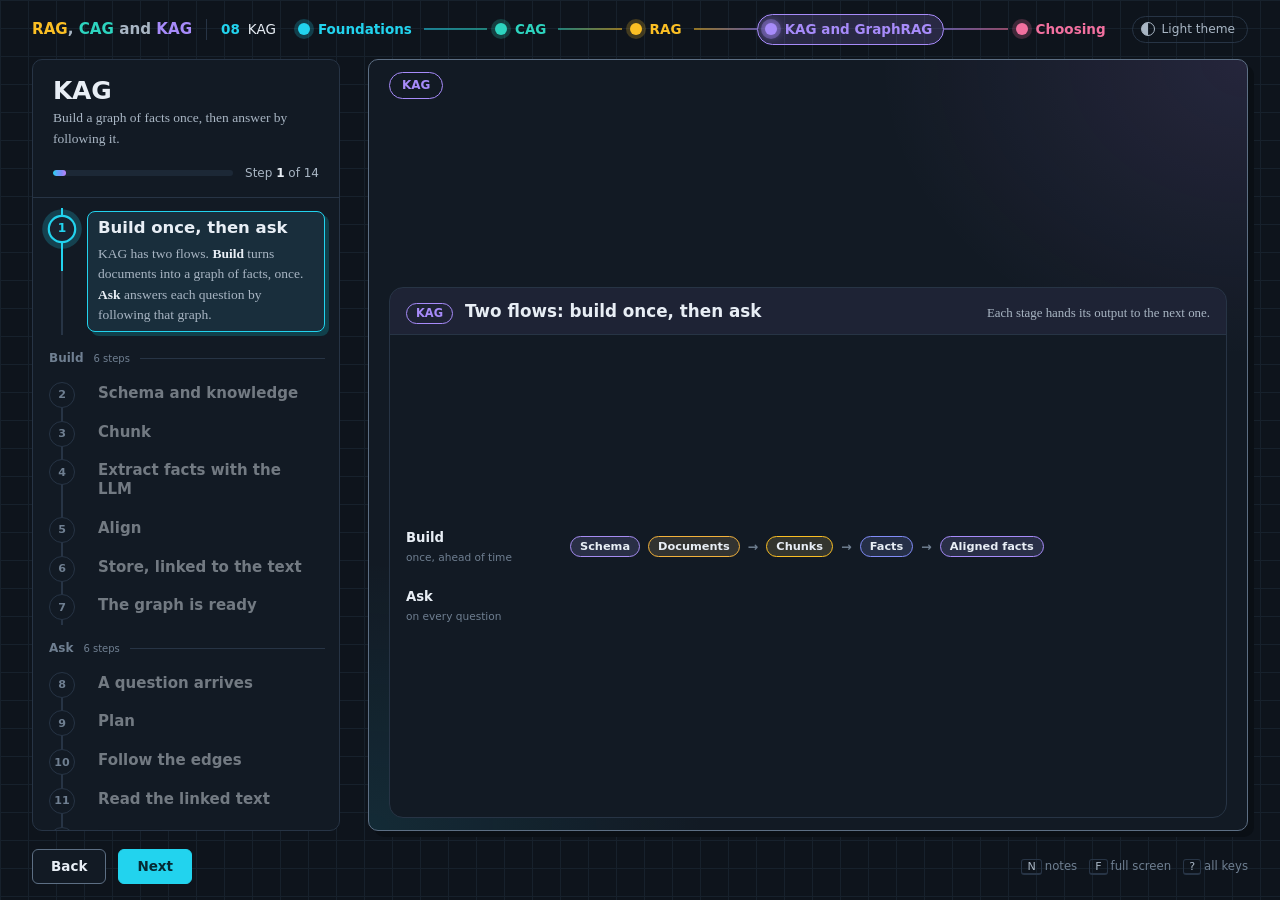
<file: 08-kag.html>
<!doctype html>
<html lang="en">
<head>
<meta charset="utf-8">
<meta name="viewport" content="width=device-width, initial-scale=1">
<title>KAG</title>
<link rel="stylesheet" href="assets/deck.css?v=8">
<link rel="stylesheet" href="assets/flow.css?v=2">
<link rel="stylesheet" href="assets/flowline.css?v=2">
<style>
  /* =================== page 08: KAG as a stage-by-stage flow =================== */
  :root { --t-person: var(--c-history); --t-team: var(--c-docs); --t-role: var(--c-system); --t-rule: var(--p-rag); --t-policy: var(--c-tools); }
  .t-person { --tc: var(--t-person); } .t-team { --tc: var(--t-team); } .t-role { --tc: var(--t-role); } .t-rule { --tc: var(--t-rule); } .t-policy { --tc: var(--t-policy); }

  /* the two diagrams */
  .fdiag.build { grid-template-columns: repeat(5, minmax(0, 1fr)); grid-template-rows: repeat(2, minmax(0, 1fr)); }
  #n-schema { grid-area: 1 / 1; }
  #n-gather { grid-area: 2 / 1; }
  #n-chunk { grid-area: 2 / 2; }
  #n-extract { grid-area: 1 / 3 / 3 / 4; }
  #n-align { grid-area: 1 / 4 / 3 / 5; }
  #n-store { grid-area: 1 / 5 / 3 / 6; }
  .fdiag.ask { grid-template-columns: repeat(6, minmax(0, 1fr)); grid-template-rows: repeat(2, minmax(0, 1fr)); column-gap: 26px; }
  #n-q { grid-area: 1 / 1; } #n-plan { grid-area: 1 / 2; } #n-look { grid-area: 1 / 3; } #n-fall { grid-area: 1 / 4; } #n-ded { grid-area: 1 / 5; } #n-ans { grid-area: 1 / 6; }
  #n-built { grid-area: 2 / 1 / 3 / 3; justify-self: start; width: 82%; }

  .flyer.fact { --fc: var(--p-kag); }
  .flyer.plan { --fc: var(--l3); }
  .flyer.ans { --fc: var(--c-response); }

  /* stage 0: the two lanes */
  .lanes { display: grid; gap: 22px; align-content: center; }
  .lane { display: grid; grid-template-columns: 150px minmax(0, 1fr); gap: 14px; align-items: center; }
  .lane > b { font-size: 1.05em; }
  .lane > b small { display: block; font-weight: 400; color: var(--ink-3); font-size: .8em; }
  .lane .row { display: flex; flex-wrap: wrap; align-items: center; gap: 8px; }
  .lane .row i { font-style: normal; color: var(--ink-3); font-weight: 700; }

  /* stage 1: schema and documents */
  .two { display: grid; grid-template-columns: minmax(0, 1fr) minmax(0, 1fr); gap: 16px; min-height: 0; }
  .experts { display: flex; align-items: center; gap: 10px; color: var(--ink-2); }
  .experts svg { width: 44px; height: 32px; fill: none; stroke: var(--c-system); stroke-width: 2; stroke-linecap: round; }
  .rels { display: grid; gap: 4px; }
  .rels div { display: flex; align-items: center; gap: 6px; flex-wrap: wrap; }
  .rels .r { color: var(--p-kag); font-weight: 700; }
  .doc { display: grid; grid-template-columns: 46px minmax(0, 1fr); column-gap: 10px; align-items: center; padding: 5px 9px; border: 1.5px solid var(--rule); border-left: 4px solid var(--c-docs); border-radius: 8px; background: var(--sheet); }
  .doc .ft { grid-row: span 2; text-align: center; font-weight: 700; font-size: .8em; padding: 3px 0; border-radius: 4px; background: var(--c-docs); color: var(--on-color); }
  .doc span { font-family: var(--font-text); color: var(--ink-2); white-space: nowrap; overflow: hidden; text-overflow: ellipsis; }
  .doc[data-s] { transform: translateX(30px); }
  .doc[data-s].on { transform: none; }

  /* stage 2: chunking */
  .docx { display: flex; flex-direction: column; gap: 0; padding: 6px 8px; border: 1.5px solid var(--rule); border-left: 4px solid var(--c-docs); border-radius: 8px; background: var(--card); transition: gap .6s var(--ease), padding .6s var(--ease), background .6s, border-color .6s; }
  .docx .dn { font-weight: 700; padding-bottom: 4px; }
  .part { position: relative; padding: 4px 8px; border: 1.5px solid transparent; border-radius: 6px; font-family: var(--font-text); line-height: 1.4; transition: border-color .5s, background .5s; }
  .part b { font-family: var(--font-ui); }
  .part + .part::before { content: ""; position: absolute; left: -6px; right: -6px; top: -1px; border-top: 2.5px dashed var(--c-danger); transform: scaleX(0); transform-origin: left; transition: transform .45s var(--ease) var(--cd, 0s), opacity .3s; }
  .part:nth-child(3) { --cd: .2s; } .part:nth-child(4) { --cd: .4s; } .part:nth-child(5) { --cd: .6s; }
  .docx.cut .part + .part::before { transform: scaleX(1); }
  .docx.split { gap: 7px; padding: 0; background: transparent; border-color: transparent; }
  .docx.split .dn { opacity: 0; height: 0; padding: 0; overflow: hidden; }
  .docx.split .part { border-color: color-mix(in srgb, var(--c-docs) 70%, var(--rule)); background: color-mix(in srgb, var(--c-docs) 10%, var(--card)); }
  .docx.split .part::before { opacity: 0; }
  .ck { border: 1.5px solid color-mix(in srgb, var(--p-rag) 65%, var(--rule)); border-radius: 7px; padding: 4px 9px; background: color-mix(in srgb, var(--p-rag) 8%, var(--card)); font-family: var(--font-text); white-space: nowrap; overflow: hidden; text-overflow: ellipsis; }
  .ck b { font-family: var(--font-ui); }
  .big-n { font-size: 2.2em; font-weight: 700; color: var(--p-rag); line-height: 1; }

  /* stage 3-4: facts */
  .more3 { display: grid; gap: 5px; }
  .more3 .from { font-size: .82em; color: var(--ink-3); font-weight: 700; }
  .stay { color: var(--p-rag); font-family: var(--font-text); border-left: 3px solid var(--p-rag); padding-left: 8px; }
  .fact.dup { border-color: var(--c-danger); border-style: dashed; }
  .fact.dup .who { color: var(--c-danger); font-weight: 700; }
  .fact .was { position: relative; }
  .fact .was s { color: var(--c-danger); text-decoration-thickness: 2px; }
  .fact .now { color: var(--p-kag); font-weight: 700; }
  .fact.fixed { border-color: var(--p-kag); }
  .fact.added { border-color: var(--p-kag); background: color-mix(in srgb, var(--p-kag) 8%, var(--card)); }
  .col { display: flex; flex-direction: column; gap: 8px; min-width: 0; }

  /* the knowledge graph (drawn by the script) */
  .kgwrap { min-height: 0; border: 1.5px solid var(--rule); border-radius: 10px; background: color-mix(in srgb, var(--paper) 45%, transparent); padding: 4px; display: flex; }
  .kg { flex: 1; min-height: 0; width: 100%; font-family: var(--font-ui); }
  .kg .e { stroke: var(--frame); stroke-width: 2.4; stroke-dasharray: 1; stroke-dashoffset: 1; }
  .kg .e.on { stroke-dashoffset: 0; transition: stroke-dashoffset .8s var(--ease) calc(var(--i, 0) * 110ms), opacity .3s; }
  .kg .el { font-size: 10.5px; font-weight: 700; fill: var(--p-kag); }
  .kg .node { transform-box: fill-box; transform-origin: center; }
  .kg .node circle { fill: var(--card); stroke: var(--tc); stroke-width: 3; }
  .kg .node .nm { font-size: 12px; font-weight: 700; fill: var(--ink); }
  .kg .node .tp { font-size: 9.5px; font-weight: 700; fill: var(--tc); }
  .kg .chip rect { fill: color-mix(in srgb, var(--c-docs) 14%, var(--card)); stroke: color-mix(in srgb, var(--c-docs) 70%, var(--rule)); stroke-width: 1.2; }
  .kg .chip text { font-size: 9.5px; font-weight: 700; fill: var(--ink-2); }
  .kg .chip line { stroke: var(--ink-3); stroke-width: 1.2; stroke-dasharray: 3 3; }
  .kg .chip.hot rect { stroke: var(--p-rag); stroke-width: 2.5; fill: color-mix(in srgb, var(--p-rag) 28%, var(--card)); }
  .kg .hl { stroke: var(--c-question); stroke-width: 7; stroke-linecap: round; opacity: .8; }
  .kg .ghost { stroke: var(--c-danger); stroke-width: 2.4; stroke-dasharray: 6 5; }
  .kg .ghost-l { font-size: 10.5px; font-weight: 700; fill: var(--c-danger); }
  .kg .fromtext { stroke: var(--p-rag); stroke-width: 3.2; stroke-dasharray: 7 4; }
  .kg .fromtext-l { font-size: 10.5px; font-weight: 700; fill: var(--p-rag); }
  .kg .ring { fill: none; stroke: var(--c-question); stroke-width: 3.5; }
  .kg .walker { fill: var(--c-question); stroke: var(--card); stroke-width: 2.5; transition: cx .9s var(--ease), cy .9s var(--ease); }
  .kg [data-s].ghost-x { transform: none; }

  /* question, plan, answer */
  .bubble-q { justify-self: start; max-width: 100%; background: var(--ink); color: var(--card); border-radius: 12px; padding: 8px 12px; font-family: var(--font-text); font-size: 1.05em; }
  .bubble-q small { display: block; font-family: var(--font-ui); opacity: .7; font-size: .8em; }
  .who-card { display: flex; align-items: center; gap: 12px; }
  .who-card svg { width: 46px; height: 46px; }
  .lf { display: grid; gap: 3px; font-family: var(--font-ui); font-size: .95em; }
  .lf div { padding: 3px 8px; border-radius: 6px; background: color-mix(in srgb, var(--l3) 10%, var(--card)); border: 1.5px solid color-mix(in srgb, var(--l3) 50%, var(--rule)); white-space: nowrap; overflow: hidden; text-overflow: ellipsis; }
  .lf i { font-style: normal; color: var(--l3); font-weight: 700; margin-right: 4px; }
  .plan { display: grid; gap: 5px; }
  .ps { display: grid; grid-template-columns: 22px minmax(0, 1fr); column-gap: 8px; row-gap: 2px; align-items: center; padding: 5px 9px; border: 1.5px solid var(--rule); border-radius: 8px; background: var(--card); opacity: .55; }
  .ps.now { opacity: 1; border-color: var(--l3); box-shadow: 0 0 0 3px color-mix(in srgb, var(--l3) 20%, transparent); }
  .ps.done { opacity: 1; }
  .ps > i { grid-row: span 2; width: 22px; height: 22px; border-radius: 50%; display: grid; place-items: center; font-style: normal; font-weight: 700; font-size: .82em; background: var(--l3); color: var(--on-color); }
  .ps .op { white-space: nowrap; overflow: hidden; text-overflow: ellipsis; }
  .ps .op em { font-style: normal; color: var(--l3); font-weight: 700; }
  .ps .res { font-weight: 700; color: var(--c-question); }
  .ps .res.fb { color: var(--p-rag); }
  .why { display: grid; gap: 5px; }
  .why div { padding: 4px 9px; border-left: 4px solid var(--p-kag); background: var(--card); border-radius: 0 7px 7px 0; }
  .why div.so { border-left-color: var(--c-question); font-weight: 700; }
  .reply { border: 1.5px solid var(--c-question); border-radius: 12px; padding: 8px 12px; background: color-mix(in srgb, var(--c-question) 8%, var(--card)); font-family: var(--font-text); font-size: 1.02em; }
  .reply .path { display: flex; flex-wrap: wrap; gap: 5px; align-items: center; margin-top: 6px; font-family: var(--font-ui); font-size: .86em; }
  .reply .path span { border: 1.5px solid var(--p-kag); border-radius: 999px; padding: 0 8px; }
  .reply .path i { font-style: normal; color: var(--ink-3); }
  .reply .src { font-family: var(--font-ui); font-size: .8em; color: var(--ink-3); margin-top: 4px; }
  .stored { display: grid; gap: 6px; align-content: start; }
  .stored div { display: grid; grid-template-columns: 26px minmax(0, 1fr); gap: 8px; align-items: start; }
  .stored div > i { width: 22px; height: 22px; border-radius: 6px; display: grid; place-items: center; font-style: normal; font-weight: 700; font-size: .8em; color: var(--on-color); background: var(--p-kag); }
  .stored b { display: block; }
  .stored span { font-family: var(--font-text); color: var(--ink-2); }
  .kg [data-s].on { transition-delay: calc(var(--i, 0) * 110ms); }
</style>
</head>
<body data-prev="07-rag-limits.html" data-next="09-graphrag.html" data-topic="08">
<div class="deck">
  <header class="topbar">
    <span class="sec">08</span>
    <span class="name">KAG</span>
    <span class="spacer"></span>
    <a href="index.html">Agenda</a>
  </header>

  <main class="layout tl">
    <aside class="tl-col">
      <div class="tl-head">
        <h1>KAG</h1>
        <p class="sub">Build a graph of facts once, then answer by following it.</p>
      </div>
      <ol id="timeline" class="timeline"></ol>
    </aside>

    <section class="stage" aria-label="Animation" id="stage">
      <div class="fl-board">
        <div class="fl-top"><span class="phase" id="phase">KAG</span><span class="spacer"></span></div>

        <!-- ================= the diagrams ================= -->
        <div class="fl-diags">
          <div class="fdiag build" id="d-build">
            <svg class="fl-links" aria-hidden="true"></svg>
            <div class="fnode" id="n-schema" data-from="1" data-cur="1" style="--nc:var(--c-system)">
              <span class="fi"><svg viewBox="0 0 24 24"><circle cx="9" cy="8" r="3"/><circle cx="17" cy="9" r="2.5"/><path d="M3 20c0-3.5 3-6 6-6s6 2.5 6 6"/><path d="M14.5 14.5c2.6-.6 6.5.8 6.5 5"/></svg></span>
              <div><b>Schema</b><small>domain experts</small></div><span class="out">schema</span></div>
            <div class="fnode" id="n-gather" data-from="1" data-cur="1" style="--nc:var(--c-docs)">
              <span class="fi"><svg viewBox="0 0 24 24"><path d="M7 3h7l4 4v14H7z"/><path d="M14 3v4h4"/><path d="M4 7v14h11"/></svg></span>
              <div><b>Gather</b><small>the knowledge</small></div><span class="out">4 documents</span></div>
            <div class="fnode" id="n-chunk" data-from="2" data-cur="2" style="--nc:var(--p-rag)">
              <span class="fi"><svg viewBox="0 0 24 24"><circle cx="6" cy="7" r="2.5"/><circle cx="6" cy="17" r="2.5"/><path d="M8 8.5 20 18M8 15.5 20 6"/></svg></span>
              <div><b>Chunk</b><small>split the text</small></div><span class="out">52 chunks</span></div>
            <div class="fnode" id="n-extract" data-from="3" data-cur="3" style="--nc:var(--l3)">
              <span class="fi"><svg viewBox="0 0 24 24"><rect x="3" y="3" width="18" height="18" rx="4"/><circle cx="8" cy="9" r="1.5"/><circle cx="8" cy="15" r="1.5"/><circle cx="16" cy="12" r="1.5"/><path d="M9.5 9.5l5 2M9.5 14.5l5-2"/></svg></span>
              <div><b>Extract</b><small>LLM + schema</small></div><span class="out">raw facts</span></div>
            <div class="fnode" id="n-align" data-from="4" data-cur="4" style="--nc:var(--p-kag)">
              <span class="fi"><svg viewBox="0 0 24 24"><path d="M3 6h5l6 6h6M3 18h5l6-6"/><path d="M17 9l3 3-3 3"/></svg></span>
              <div><b>Align</b><small>merge and type</small></div><span class="out">aligned facts</span></div>
            <div class="fnode" id="n-store" data-from="5" data-cur="5" style="--nc:var(--p-kag)">
              <span class="fi"><svg viewBox="0 0 24 24"><circle cx="6" cy="6" r="2.5"/><circle cx="18" cy="8" r="2.5"/><circle cx="10" cy="18" r="2.5"/><path d="M8.3 7l7.4.9M7 8.3l2.2 7.4M16.6 10.1l-5 6"/></svg></span>
              <div><b>Store</b><small>graph + links to text</small></div><span class="out">knowledge graph</span></div>
          </div>

          <div class="fdiag ask" id="d-ask">
            <svg class="fl-links" aria-hidden="true"></svg>
            <div class="fnode summary" id="n-built" data-from="6" data-cur="6" style="--nc:var(--p-kag)">
              <span class="fi"><svg viewBox="0 0 24 24"><circle cx="6" cy="6" r="2.5"/><circle cx="18" cy="8" r="2.5"/><circle cx="10" cy="18" r="2.5"/><path d="M8.3 7l7.4.9M7 8.3l2.2 7.4M16.6 10.1l-5 6"/></svg></span>
              <div><b>Built ahead of time</b><small>schema · chunk · extract · align · store</small></div><span class="out">graph + chunks</span></div>
            <div class="fnode" id="n-q" data-from="7" data-cur="7" style="--nc:var(--c-question)">
              <span class="fi"><svg viewBox="0 0 24 24"><path d="M4 5h16v11H10l-5 4v-4H4z"/><path d="M10.5 8.6a1.8 1.8 0 1 1 2.4 1.7c-.6.3-.9.7-.9 1.3"/><circle cx="12" cy="13.6" r=".5"/></svg></span>
              <div><b>Question</b><small>from Omar</small></div><span class="out">question</span></div>
            <div class="fnode" id="n-plan" data-from="8" data-cur="8" style="--nc:var(--l3)">
              <span class="fi"><svg viewBox="0 0 24 24"><path d="M9 6h11M9 12h11M9 18h11"/><circle cx="5" cy="6" r="1.3"/><circle cx="5" cy="12" r="1.3"/><circle cx="5" cy="18" r="1.3"/></svg></span>
              <div><b>Plan</b><small>LLM, logical form</small></div><span class="out">4-step plan</span></div>
            <div class="fnode" id="n-look" data-from="9" data-cur="9" style="--nc:var(--p-kag)">
              <span class="fi"><svg viewBox="0 0 24 24"><circle cx="10" cy="10" r="6"/><path d="M14.5 14.5 20 20"/><circle cx="8" cy="9" r="1.3"/><circle cx="12" cy="11" r="1.3"/></svg></span>
              <div><b>Follow edges</b><small>graph lookups</small></div><span class="out">Sara Ahmed</span></div>
            <div class="fnode" id="n-fall" data-from="10" data-cur="10" style="--nc:var(--p-rag)">
              <span class="fi"><svg viewBox="0 0 24 24"><path d="M6 3h8l4 4v14H6z"/><path d="M9 11h6M9 15h4"/></svg></span>
              <div><b>Read the text</b><small>when an edge is missing</small></div><span class="out">line manager</span></div>
            <div class="fnode" id="n-ded" data-from="11" data-cur="11" style="--nc:var(--c-system)">
              <span class="fi"><svg viewBox="0 0 24 24"><circle cx="12" cy="6" r="1.8"/><circle cx="6.5" cy="17" r="1.8"/><circle cx="17.5" cy="17" r="1.8"/></svg></span>
              <div><b>Deduce</b><small>combine the facts</small></div><span class="out">Sara approves</span></div>
            <div class="fnode" id="n-ans" data-from="12" data-cur="12" style="--nc:var(--c-response)">
              <span class="fi"><svg viewBox="0 0 24 24"><path d="M4 5h16v11H10l-5 4v-4H4z"/><path d="M8.5 10.5l2.5 2.5 5-5"/></svg></span>
              <div><b>Answer</b><small>LLM, with sources</small></div><span class="out">answer + path</span></div>
          </div>
        </div>

        <!-- ================= the big output panel ================= -->
        <div class="fpanel">

          <!-- 0 -->
          <div class="fstage" data-show="0">
            <div class="fs-head"><span class="tag">KAG</span><h2>Two flows: build once, then ask</h2><p>Each stage hands its output to the next one.</p></div>
            <div class="fs-body lanes">
              <div class="lane"><b>Build<small>once, ahead of time</small></b>
                <div class="row"><span class="chip" style="--cc:var(--c-system)" data-s="a">Schema</span><span class="chip" style="--cc:var(--c-docs)" data-s="a">Documents</span><i data-s="b">→</i><span class="chip" style="--cc:var(--p-rag)" data-s="b">Chunks</span><i data-s="c">→</i><span class="chip" style="--cc:var(--l3)" data-s="c">Facts</span><i data-s="d">→</i><span class="chip" style="--cc:var(--p-kag)" data-s="d">Aligned facts</span><i data-s="e">→</i><span class="chip" style="--cc:var(--p-kag)" data-s="e">Graph</span></div></div>
              <div class="lane"><b>Ask<small>on every question</small></b>
                <div class="row"><span class="chip" style="--cc:var(--c-question)" data-s="f">Question</span><i data-s="g">→</i><span class="chip" style="--cc:var(--l3)" data-s="g">Plan</span><i data-s="h">→</i><span class="chip" style="--cc:var(--p-kag)" data-s="h">Follow edges</span><i data-s="i">→</i><span class="chip" style="--cc:var(--p-rag)" data-s="i">Read the text</span><i data-s="j">→</i><span class="chip" style="--cc:var(--c-system)" data-s="j">Deduce</span><i data-s="k">→</i><span class="chip" style="--cc:var(--c-response)" data-s="k">Answer</span></div></div>
            </div>
          </div>

          <!-- 1: schema and documents -->
          <div class="fstage" data-show="1" style="--sc:var(--c-system)">
            <div class="fs-head"><span class="tag">Build · stage 1</span><h2>Decide the schema, gather the knowledge</h2><p>Two things happen in parallel.</p></div>
            <div class="fs-body two">
              <div class="card">
                <h3>The schema <small>written by domain experts</small></h3>
                <div class="experts" data-s="e0"><svg viewBox="0 0 44 32"><circle cx="12" cy="9" r="5"/><path d="M3 30c0-6 4-10 9-10s9 4 9 10"/><circle cx="31" cy="10" r="4.5"/><path d="M24 30c0-5 3-9 7-9s8 4 8 9"/></svg><span>HR and the policy owners decide what the graph may contain.</span></div>
                <div class="lab" data-s="e0">Types of things</div>
                <div class="chips">
                  <span class="chip t-person" style="--cc:var(--tc)" data-s="t1">Person</span>
                  <span class="chip t-team" style="--cc:var(--tc)" data-s="t2">Team</span>
                  <span class="chip t-role" style="--cc:var(--tc)" data-s="t3">Role</span>
                  <span class="chip t-rule" style="--cc:var(--tc)" data-s="t4">Leave rule</span>
                  <span class="chip t-policy" style="--cc:var(--tc)" data-s="t5">Policy</span>
                </div>
                <div class="lab" data-s="r0">Relations allowed between them</div>
                <div class="rels">
                  <div data-s="r1">Person <span class="r">works in</span> Team</div>
                  <div data-s="r2">Team <span class="r">managed by</span> Person</div>
                  <div data-s="r3">Person <span class="r">holds</span> Role</div>
                  <div data-s="r4">Role <span class="r">is a</span> Role</div>
                  <div data-s="r5">Leave rule <span class="r">part of</span> Policy</div>
                </div>
              </div>
              <div class="card">
                <h3>The knowledge <small>collected from where it lives</small></h3>
                <div class="doc" data-s="d1"><span class="ft">XLSX</span><b>Staff list</b><span>Omar Khalid · Sales team · since 2023</span></div>
                <div class="doc" data-s="d2"><span class="ft">PDF</span><b>Org chart</b><span>Sales team · managed by S. Ahmed</span></div>
                <div class="doc" data-s="d3"><span class="ft">XLSX</span><b>HR directory</b><span>Sara Ahmed · Head of Sales</span></div>
                <div class="doc" data-s="d4"><span class="ft">PDF</span><b>Leave policy</b><span>§4 Carried-over days need the line manager's approval</span></div>
                <div class="note" data-s="d5">No single document answers "who approves Omar's carry-over?"</div>
              </div>
            </div>
          </div>

          <!-- 2: chunk -->
          <div class="fstage" data-show="2" style="--sc:var(--p-rag)">
            <div class="fs-head"><span class="tag">Build · stage 2</span><h2>Chunk the documents</h2><p>As in RAG. The chunks are kept: every fact will point back to one.</p></div>
            <div class="fs-body two">
              <div class="col">
                <div class="lab">The leave policy, cut where its sections change</div>
                <div class="docx" id="docx" data-s="x0">
                  <div class="dn">Leave policy</div>
                  <div class="part"><b>3. Annual leave</b> 25 days a year; pro rata for part-time staff.</div>
                  <div class="part"><b>4. Carry-over</b> Up to 5 days. Carried-over days need the line manager's approval.</div>
                  <div class="part"><b>5. Sick leave</b> Report on the first day.</div>
                  <div class="part"><b>6. Forms</b> Use form HR-17, signed by the HR director.</div>
                </div>
              </div>
              <div class="col">
                <div class="lab" data-s="c0">One chunk from each document</div>
                <div class="ck" data-s="c1"><b>Staff list</b> Omar Khalid joined the Sales team in March 2023.</div>
                <div class="ck" data-s="c2"><b>Org chart</b> Sales team: managed by S. Ahmed.</div>
                <div class="ck" data-s="c3"><b>HR directory</b> Sara Ahmed, Head of Sales.</div>
                <div class="ck" data-s="c4"><b>Leave policy §4</b> Carried-over days need the line manager's approval.</div>
                <div data-s="c5"><span class="big-n num">52</span> <span class="note">chunks in all</span></div>
              </div>
            </div>
          </div>

          <!-- 3: extract -->
          <div class="fstage" data-show="3" style="--sc:var(--l3)">
            <div class="fs-head"><span class="tag">Build · stage 3</span><h2>Send each chunk, with the schema, to the LLM</h2><p>The LLM writes down the facts it finds, in the schema's shape.</p></div>
            <div class="fs-body" style="grid-template-rows:auto auto">
              <div class="xchg">
                <div class="side">
                  <div class="lab" data-s="s0">Sent</div>
                  <div class="sent" data-s="s1"><b>Instruction</b> Extract the entities and relations in this text. Use only these types: Person, Team, Role, Leave rule, Policy. Use only these relations: works in, managed by, holds, is a, part of.</div>
                  <div class="sent" data-s="s2"><b>Chunk</b> "Omar Khalid joined the Sales team in March 2023."</div>
                </div>
                <div class="llm" id="llm3" data-s="s1"></div>
                <div class="side">
                  <div class="lab" data-s="b0">Returned</div>
                  <div class="back" data-s="b1">Omar Khalid <span class="ty t-person">Person</span></div>
                  <div class="back" data-s="b2">Sales team <span class="ty t-team">Team</span></div>
                  <div class="fact" data-s="b3"><span>Omar Khalid</span><span class="rel">works in</span><span>Sales team</span></div>
                </div>
              </div>
              <div class="more3">
                <div class="lab" data-s="m0">The same prompt for every chunk</div>
                <div class="fact" data-s="m1"><span>Sales team</span><span class="rel">managed by</span><span>S. Ahmed</span></div>
                <div class="fact" data-s="m2"><span>Sara Ahmed</span><span class="rel">holds</span><span>Head of Sales</span></div>
                <div class="fact" data-s="m3"><span>Carry-over</span><span class="rel">part of</span><span>Leave policy</span></div>
                <div class="stay" data-s="m4">"Needs the line manager's approval" is a condition, not a link between two things. It stays in the text.</div>
              </div>
            </div>
          </div>

          <!-- 4: align -->
          <div class="fstage" data-show="4" style="--sc:var(--p-kag)">
            <div class="fs-head"><span class="tag">Build · stage 4</span><h2>Align: merge duplicates, link to concepts</h2><p>Raw facts are messy. Alignment makes them one consistent graph.</p></div>
            <div class="fs-body two">
              <div class="col">
                <div class="lab">The raw facts</div>
                <div class="fact"><span>Omar Khalid</span><span class="rel">works in</span><span>Sales team</span></div>
                <div class="fact dup" id="dupfact"><span>Sales team</span><span class="rel">managed by</span><span class="was"><s class="who">S. Ahmed</s> <span class="now" data-s="m">Sara Ahmed</span></span></div>
                <div class="fact dup" id="dupfact2"><span class="who">Sara Ahmed</span><span class="rel">holds</span><span>Head of Sales</span></div>
                <div class="fact"><span>Carry-over</span><span class="rel">part of</span><span>Leave policy</span></div>
                <div class="fact added" data-s="k"><span>Head of Sales</span><span class="rel">is a</span><span>Line manager</span></div>
              </div>
              <div class="col">
                <div class="xchg">
                  <div class="side"><div class="sent" data-s="q1"><b>Same entity?</b> "S. Ahmed" (manages the Sales team) and "Sara Ahmed" (Head of Sales)</div></div>
                  <div class="llm" id="llm4a" data-s="q1"></div>
                  <div class="side"><div class="back" data-s="a1"><b>Yes.</b> Same team, same role: merge.</div></div>
                </div>
                <div class="xchg">
                  <div class="side"><div class="sent" data-s="q2"><b>Which concept?</b> Is "Head of Sales" a kind of any Role in the schema?</div></div>
                  <div class="llm" id="llm4b" data-s="q2"></div>
                  <div class="side"><div class="back" data-s="a2"><b>Yes.</b> Head of Sales is a Line manager.</div></div>
                </div>
                <div class="note" data-s="k">Candidates come from similar names and meanings; the LLM confirms.</div>
              </div>
            </div>
          </div>

          <!-- 5: store -->
          <div class="fstage" data-show="5" style="--sc:var(--p-kag)">
            <div class="fs-head"><span class="tag">Build · stage 5</span><h2>Store the graph, linked to its text</h2><p>KAG calls this mutual indexing: each node knows its chunks, each chunk its nodes.</p></div>
            <div class="fs-body" style="grid-template-columns:minmax(0,1.6fr) minmax(0,1fr)">
              <div class="kgwrap" data-kg="build"></div>
              <div class="stored">
                <div data-s="s1"><i>1</i><p style="margin:0"><b>Nodes with types</b><span>Each fact's two ends become nodes: a Person, a Team, a Role.</span></p></div>
                <div data-s="s2"><i>2</i><p style="margin:0"><b>Edges</b><span>Each fact's relation becomes an edge between them.</span></p></div>
                <div data-s="s3"><i>3</i><p style="margin:0"><b>Links to the text</b><span>Dashed tags: the chunk each node came from.</span></p></div>
                <div data-s="s4"><i>4</i><p style="margin:0"><b>Searchable chunks</b><span>Indexed by words and meaning, as in RAG, for when the graph has a gap.</span></p></div>
              </div>
            </div>
          </div>

          <!-- 6: built -->
          <div class="fstage" data-show="6" style="--sc:var(--p-kag)">
            <div class="fs-head"><span class="tag">Built</span><h2>The graph is ready</h2><p>Built once, ahead of time. A changed document is extracted and aligned again.</p></div>
            <div class="fs-body" style="grid-template-columns:minmax(0,1.6fr) minmax(0,1fr)">
              <div class="kgwrap" data-kg="all"></div>
              <div class="stored">
                <div data-s="s1"><i>✓</i><p style="margin:0"><b>Facts, not passages</b><span>Who works where, who manages whom, which role is which.</span></p></div>
                <div data-s="s2"><i>✓</i><p style="margin:0"><b>Each with its source</b><span>So answers can cite the document behind every step.</span></p></div>
                <div data-s="s3"><i>→</i><p style="margin:0"><b>Now, a question</b><span>The build pipeline folds into one box: the graph it produced.</span></p></div>
              </div>
            </div>
          </div>

          <!-- 7: question -->
          <div class="fstage" data-show="7" style="--sc:var(--c-question)">
            <div class="fs-head"><span class="tag">Ask · stage 1</span><h2>A question arrives</h2><p>The app also knows who is asking.</p></div>
            <div class="fs-body two" style="align-content:center">
              <div class="col" style="justify-content:center"><div class="bubble-q" data-s="a"><small>Omar Khalid, signed in</small>Who approves my carry-over request?</div></div>
              <div class="col" style="justify-content:center">
                <div class="who-card" data-s="b"><svg viewBox="0 0 46 46"><circle cx="23" cy="23" r="15" fill="var(--card)" stroke="var(--c-history)" stroke-width="4"/><circle cx="23" cy="23" r="21" fill="none" stroke="var(--c-question)" stroke-width="2.5" stroke-dasharray="5 4"/></svg>
                  <div><b>"my" = Omar Khalid</b><div class="note">A node in the graph: the starting point.</div></div></div>
                <div class="note" data-s="c">Plain RAG would search for text that looks like the question. KAG first works out what to look up.</div>
              </div>
            </div>
          </div>

          <!-- 8: plan -->
          <div class="fstage" data-show="8" style="--sc:var(--l3)">
            <div class="fs-head"><span class="tag">Ask · stage 2</span><h2>The LLM turns the question into a plan</h2><p>Small steps, each one an operation the app can run.</p></div>
            <div class="fs-body" style="grid-template-rows:auto auto;align-content:center">
              <div class="xchg">
                <div class="side">
                  <div class="lab" data-s="s0">Sent</div>
                  <div class="sent" data-s="s1"><b>Question</b> Who approves my carry-over request? <b>Asked by</b> Omar Khalid</div>
                  <div class="sent" data-s="s2"><b>Operators</b> Retrieval, Sort, Math, Deduce, Output <b>Schema</b> types and relations</div>
                </div>
                <div class="llm" id="llm8" data-s="s1"></div>
                <div class="side">
                  <div class="lab" data-s="b0">Returned: a plan in logical form</div>
                  <div class="lf">
                    <div data-s="l1"><i>1</i>Retrieval(Omar Khalid, works in, ?team)</div>
                    <div data-s="l2"><i>2</i>Retrieval(?team, managed by, ?manager)</div>
                    <div data-s="l3"><i>3</i>Retrieval(Carry-over, approved by, ?role)</div>
                    <div data-s="l4"><i>4</i>Deduce(?manager is a ?role) → Output(?manager)</div>
                  </div>
                </div>
              </div>
              <div class="note" data-s="n">Retrieval, Sort, Math and Deduce let KAG answer "who", "how many" and "the most", which similarity search can't.</div>
            </div>
          </div>

          <!-- 9: follow edges -->
          <div class="fstage" data-show="9" style="--sc:var(--p-kag)">
            <div class="fs-head"><span class="tag">Ask · stage 3</span><h2>Run the plan: follow the edges</h2><p>Steps 1 and 2 are lookups in the graph. Nothing is guessed.</p></div>
            <div class="fs-body" style="grid-template-columns:minmax(0,1fr) minmax(0,1.35fr)">
              <div class="col"><div class="plan" data-plan="9"></div>
                <div class="nollm" data-s="n"><b>No LLM here.</b> A graph lookup, like a database query.</div></div>
              <div class="kgwrap" data-kg="walk"></div>
            </div>
          </div>

          <!-- 10: fallback -->
          <div class="fstage" data-show="10" style="--sc:var(--p-rag)">
            <div class="fs-head"><span class="tag">Ask · stage 4</span><h2>A missing edge? Read the linked text</h2><p>The graph has no "approved by". Carry-over points to its chunk.</p></div>
            <div class="fs-body" style="grid-template-columns:minmax(0,1fr) minmax(0,1.35fr)">
              <div class="col"><div class="plan" data-plan="10"></div>
                <div class="sent" data-s="s1"><b>Sent to the LLM</b> Who approves carry-over? <b>Leave policy §4</b> "Carried-over days need the line manager's approval."</div>
                <div class="back" data-s="s2"><b>Returned</b> The line manager.</div></div>
              <div class="kgwrap" data-kg="fallback"></div>
            </div>
          </div>

          <!-- 11: deduce -->
          <div class="fstage" data-show="11" style="--sc:var(--c-system)">
            <div class="fs-head"><span class="tag">Ask · stage 5</span><h2>Deduce: put the facts together</h2><p>Step 4 of the plan connects the two halves.</p></div>
            <div class="fs-body" style="grid-template-columns:minmax(0,1fr) minmax(0,1.35fr)">
              <div class="col"><div class="plan" data-plan="11"></div>
                <div class="why">
                  <div data-s="w1">Sara Ahmed holds Head of Sales.</div>
                  <div data-s="w2">Head of Sales is a Line manager.</div>
                  <div data-s="w3">Carry-over is approved by the Line manager.</div>
                  <div class="so" data-s="w4">So Sara Ahmed approves Omar's carry-over.</div>
                </div></div>
              <div class="kgwrap" data-kg="deduce"></div>
            </div>
          </div>

          <!-- 12: answer -->
          <div class="fstage" data-show="12" style="--sc:var(--c-response)">
            <div class="fs-head"><span class="tag">Ask · stage 6</span><h2>The LLM writes the answer, with the path</h2><p>Every step carries its source document.</p></div>
            <div class="fs-body" style="grid-template-rows:auto auto;align-content:center">
              <div class="xchg">
                <div class="side"><div class="sent" data-s="s1"><b>Facts</b> Omar works in Sales team; Sales team managed by Sara Ahmed; Sara holds Head of Sales, a Line manager; carry-over needs the line manager. <b>Question</b> Who approves my carry-over request?</div></div>
                <div class="llm" id="llm12" data-s="s1"></div>
                <div class="side"><div class="back" data-s="s2"><b>Returned</b> Sara Ahmed, your line manager, approves it.</div></div>
              </div>
              <div class="reply" data-s="r"><b>Sara Ahmed</b>, your line manager, approves your carry-over request.
                <div class="path"><span>You</span><i>→ works in</i><span>Sales team</span><i>→ managed by</i><span>Sara Ahmed</span><i>· Line manager</i></div>
                <div class="src">Sources: Staff list · Org chart · HR directory · Leave policy §4</div></div>
            </div>
          </div>

          <!-- 13: next -->
          <div class="fstage" data-show="13" style="--sc:var(--c-history)">
            <div class="fs-head"><span class="tag">KAG</span><h2>KAG in two lines</h2><p>Next: GraphRAG, built for a different kind of question.</p></div>
            <div class="fs-body lanes">
              <div class="lane" data-s="a"><b>Build</b><div class="note" style="font-size:1.1em">An LLM extracts facts in the shape of a schema; they are aligned and linked to their text.</div></div>
              <div class="lane" data-s="b"><b>Ask</b><div class="note" style="font-size:1.1em">An LLM writes a plan; the app follows edges, reads text where an edge is missing, deduces, and answers with the path.</div></div>
              <div class="lane" data-s="c"><b>Next</b><div class="note" style="font-size:1.1em">GraphRAG: not "who approves this?", but "what are the main themes across everything?"</div></div>
            </div>
          </div>
        </div>
      </div>
    </section>
  </main>
</div>

<script src="assets/session.js?v=8"></script>
<script src="assets/deck.js?v=6"></script>
<script src="assets/flow.js?v=2"></script>
<script src="assets/flowline.js?v=2"></script>
<script>
(function () {
  const $ = (id) => document.getElementById(id);
  const T = Deck.timeline();
  const stage = $("stage");

  /* ---------- drawings ---------- */
  const LLM = `<svg viewBox="0 0 64 64"><rect class="bx" x="4" y="4" width="56" height="56" rx="12"/>
    <line class="ln" x1="16" y1="20" x2="28" y2="15"/><line class="ln" x1="16" y1="20" x2="28" y2="32"/><line class="ln" x1="16" y1="44" x2="28" y2="32"/><line class="ln" x1="16" y1="44" x2="28" y2="49"/>
    <line class="ln" x1="28" y1="15" x2="40" y2="24"/><line class="ln" x1="28" y1="32" x2="40" y2="24"/><line class="ln" x1="28" y1="32" x2="40" y2="40"/><line class="ln" x1="28" y1="49" x2="40" y2="40"/>
    <line class="ln" x1="40" y1="24" x2="50" y2="32"/><line class="ln" x1="40" y1="40" x2="50" y2="32"/>
    <circle class="nd" cx="16" cy="20" r="4" style="--i:0"/><circle class="nd" cx="16" cy="44" r="4" style="--i:1"/><circle class="nd" cx="28" cy="15" r="4" style="--i:2"/><circle class="nd" cx="28" cy="32" r="4" style="--i:3"/><circle class="nd" cx="28" cy="49" r="4" style="--i:4"/><circle class="nd" cx="40" cy="24" r="4" style="--i:5"/><circle class="nd" cx="40" cy="40" r="4" style="--i:6"/><circle class="nd" cx="50" cy="32" r="4" style="--i:7"/></svg><span>LLM</span>`;
  document.querySelectorAll(".llm").forEach((el) => (el.innerHTML = LLM));

  // the knowledge graph: nodes, edges, links to text, and overlays for the asking stages
  const N = {
    O: [70, 62, "Omar Khalid", "Person", "t-person"], S: [250, 62, "Sales team", "Team", "t-team"], R: [430, 62, "Sara Ahmed", "Person", "t-person"],
    H: [430, 192, "Head of Sales", "Role", "t-role"], L: [250, 192, "Line manager", "Role", "t-role"], C: [70, 192, "Carry-over", "Leave rule", "t-rule"],
    P: [250, 282, "Leave policy", "Policy", "t-policy"],
  };
  const E = [["O", "S", "works in"], ["S", "R", "managed by"], ["R", "H", "holds"], ["H", "L", "is a"], ["C", "P", "part of"]];
  const CHIP = { O: "Staff list", S: "Org chart", R: "HR directory", H: "HR directory", C: "Leave §4", P: "Leave §1" };
  const line = (a, b, cls, s, i) => `<line class="${cls}" ${s ? `data-s="${s}"` : ""} style="--i:${i || 0}" pathLength="1" x1="${N[a][0]}" y1="${N[a][1]}" x2="${N[b][0]}" y2="${N[b][1]}"/>`;
  function elabel(a, b, txt, cls = "el") {
    const [x1, y1] = N[a], [x2, y2] = N[b];
    if (x1 === x2) return `<text class="${cls}" x="${x1 + 9}" y="${(y1 + y2) / 2 + 4}">${txt}</text>`;
    return `<text class="${cls}" x="${(x1 + x2) / 2}" y="${(y1 + y2) / 2 - 8}" text-anchor="middle">${txt}</text>`;
  }
  function chip(k, i) {
    const [x, y] = N[k], t = CHIP[k], w = t.length * 5.6 + 14;
    if (k === "P") return `<g class="chip" data-s="gc" style="--i:${i}"><line x1="${x + 10}" y1="${y}" x2="${x + 44}" y2="${y}"/><rect x="${x + 44}" y="${y - 8}" width="${w}" height="16" rx="3"/><text x="${x + 44 + w / 2}" y="${y + 4}" text-anchor="middle">${t}</text></g>`;
    return `<g class="chip" data-s="gc" style="--i:${i}"><line x1="${x}" y1="${y + 31}" x2="${x}" y2="${y + 35}"/><rect x="${x - w / 2}" y="${y + 35}" width="${w}" height="16" rx="3"/><text x="${x}" y="${y + 47}" text-anchor="middle">${t}</text></g>`;
  }
  function kg(mode) {
    let h = `<svg class="kg" viewBox="0 0 540 320" preserveAspectRatio="xMidYMid meet" aria-label="Knowledge graph">`;
    E.forEach(([a, b], i) => (h += line(a, b, "e", "ge", i)));
    if (mode === "walk") h += line("O", "S", "hl", "h1") + line("S", "R", "hl", "h2");
    if (mode === "deduce") h += line("O", "S", "hl") + line("S", "R", "hl") + line("R", "H", "hl", "h3") + line("H", "L", "hl", "h4") + line("C", "L", "hl", "h5");
    if (mode === "fallback") h += `<g data-s="gx">${line("C", "L", "ghost")}${elabel("C", "L", "approved by: missing", "ghost-l")}</g>`;
    if (mode === "fallback" || mode === "deduce") h += `<g data-s="ft">${line("C", "L", "fromtext")}${elabel("C", "L", "approved by (§4)", "fromtext-l")}</g>`;
    E.forEach(([a, b, t]) => (h += `<g data-s="ge">${elabel(a, b, t)}</g>`));
    Object.keys(CHIP).forEach((k, i) => (h += chip(k, i)));
    if (mode === "fallback") { const [x, y] = N.C, w = CHIP.C.length * 5.6 + 14; h += `<g class="chip hot" data-s="hc"><rect x="${x - w / 2}" y="${y + 35}" width="${w}" height="16" rx="3"/><text x="${x}" y="${y + 47}" text-anchor="middle">${CHIP.C}</text></g>`; }
    Object.entries(N).forEach(([k, [x, y, nm, tp, cls]], i) => (h += `<g class="node ${cls}" data-s="gn" style="--i:${i}"><circle cx="${x}" cy="${y}" r="10"/><text class="nm" x="${x}" y="${y - 17}" text-anchor="middle">${nm}</text><text class="tp" x="${x}" y="${y + 27}" text-anchor="middle">${tp}</text></g>`));
    if (mode === "walk") h += `<circle class="walker" id="walker" data-s="w" cx="${N.O[0]}" cy="${N.O[1]}" r="8"/>`;
    if (mode === "deduce") h += `<circle class="ring" data-s="rg" cx="${N.R[0]}" cy="${N.R[1]}" r="17"/>`;
    return h + `</svg>`;
  }
  document.querySelectorAll("[data-kg]").forEach((el) => (el.innerHTML = kg(el.dataset.kg)));

  // the plan, as it stands at stages 9, 10 and 11
  const STEPS = [
    ["Retrieval", "Omar Khalid, works in, ?team", "Sales team", ""],
    ["Retrieval", "?team, managed by, ?manager", "Sara Ahmed", ""],
    ["Retrieval", "Carry-over, approved by, ?role", "not in the graph; §4 says: Line manager", "fb"],
    ["Deduce", "?manager is a ?role → Output", "Sara Ahmed", ""],
  ];
  const NOW = { 9: [0, 1], 10: [2], 11: [3] };
  document.querySelectorAll("[data-plan]").forEach((el) => {
    const st = Number(el.dataset.plan);
    el.innerHTML = STEPS.map(([op, args, res, cls], i) => {
      const now = NOW[st].includes(i), done = i < NOW[st][0];
      const r = now ? `<span class="res ${cls}" data-s="r${i + 1}">= ${res}</span>` : done ? `<span class="res ${cls}">= ${res}</span>` : "";
      return `<div class="ps${now ? " now" : done ? " done" : ""}"><i>${i + 1}</i><span class="op"><em>${op}</em> ${args}</span>${r}</div>`;
    }).join("");
  });

  /* ---------- the flow ---------- */
  const F = FlowLine({
    root: stage, timeline: T,
    diagrams: [
      { el: $("d-build"), links: [["n-schema", "n-extract"], ["n-gather", "n-chunk"], ["n-chunk", "n-extract"], ["n-extract", "n-align"], ["n-align", "n-store"]], show: (s) => s <= 6, folded: (s) => s >= 6 },
      { el: $("d-ask"), links: [["n-q", "n-plan"], ["n-plan", "n-look"], ["n-built", "n-look"], ["n-look", "n-fall"], ["n-fall", "n-ded"], ["n-ded", "n-ans"]], show: (s) => s >= 6 },
    ],
  });
  const busy = (id, t0, t1) => { F.at(t0, () => $(id).classList.add("busy")); F.at(t1, () => $(id).classList.remove("busy")); };
  const BASE = "ge gn gc";

  const PLAY = {
    0() { "a b c d e f g h i j k".split(" ").forEach((n, i) => F.show(n, 200 + i * 260)); },
    1() {
      F.work("n-schema", 0, 3000); F.work("n-gather", 0, 3000);
      F.show("e0", 200); ["t1", "t2", "t3", "t4", "t5"].forEach((n, i) => F.show(n, 600 + i * 220));
      F.show("r0", 1700); ["r1", "r2", "r3", "r4", "r5"].forEach((n, i) => F.show(n, 1900 + i * 260));
      ["d1", "d2", "d3", "d4"].forEach((n, i) => F.show(n, 400 + i * 450)); F.show("d5", 2600);
      F.out("n-schema", 3300); F.out("n-gather", 3300);
    },
    2() {
      F.fly("n-gather", "n-chunk", "4 documents", 0, "doc");
      F.work("n-chunk", 700, 3200);
      F.at(0, () => $("docx").classList.remove("cut", "split"));
      F.show("x0", 600);
      F.at(1300, () => $("docx").classList.add("cut"));
      F.at(2100, () => $("docx").classList.add("split"));
      F.show("c0", 2500); ["c1", "c2", "c3", "c4", "c5"].forEach((n, i) => F.show(n, 2700 + i * 220));
      F.out("n-chunk", 3900);
    },
    3() {
      F.fly("n-chunk", "n-extract", "chunks", 0, "doc"); F.fly("n-schema", "n-extract", "schema", 150, "sys");
      F.show("s0 s1", 700); F.show("s2", 1100);
      F.work("n-extract", 1500, 4800); busy("llm3", 1500, 2700);
      F.show("b0 b1", 2700); F.show("b2", 3000); F.show("b3", 3400);
      F.show("m0", 4000); ["m1", "m2", "m3"].forEach((n, i) => F.show(n, 4300 + i * 350)); F.show("m4", 5500);
      F.out("n-extract", 5800);
    },
    4() {
      F.fly("n-extract", "n-align", "raw facts", 0, "fact");
      F.work("n-align", 700, 5600);
      F.show("q1", 700); busy("llm4a", 1100, 1900); F.show("a1", 1900);
      F.at(2400, () => { $("dupfact").classList.replace("dup", "fixed"); $("dupfact2").classList.replace("dup", "fixed"); }); F.show("m", 2400);
      F.show("q2", 3100); busy("llm4b", 3500, 4300); F.show("a2", 4300); F.show("k", 4800);
      F.out("n-align", 5600);
    },
    5() {
      F.fly("n-align", "n-store", "aligned facts", 0, "fact");
      F.work("n-store", 700, 4600);
      F.show("s1", 700); F.show("gn", 900); F.show("s2", 1900); F.show("ge", 2100);
      F.show("s3", 3100); F.show("gc", 3300); F.show("s4", 4200);
      F.out("n-store", 4600);
    },
    6() { F.show(BASE, 0); F.show("s1", 400); F.show("s2", 900); F.show("s3", 1400); F.out("n-built", 1600); },
    7() { F.work("n-q", 0, 2000); F.show("a", 300); F.show("b", 1200); F.show("c", 2200); F.out("n-q", 2600); },
    8() {
      F.fly("n-q", "n-plan", "question", 0, "q");
      F.show("s0 s1", 600); F.show("s2", 900);
      F.work("n-plan", 1300, 4200); busy("llm8", 1300, 2600);
      F.show("b0", 2600); ["l1", "l2", "l3", "l4"].forEach((n, i) => F.show(n, 2800 + i * 380)); F.show("n", 4400);
      F.out("n-plan", 4600);
    },
    9() {
      F.fly("n-plan", "n-look", "plan", 0, "plan"); F.fly("n-built", "n-look", "graph", 150, "fact");
      F.show(BASE, 0); F.show("n", 700);
      F.work("n-look", 900, 4200);
      F.show("w", 900);
      F.at(1500, () => { const w = $("walker"); w.setAttribute("cx", N.S[0]); w.setAttribute("cy", N.S[1]); }); F.show("h1", 1500); F.show("r1", 2300);
      F.at(2900, () => { const w = $("walker"); w.setAttribute("cx", N.R[0]); w.setAttribute("cy", N.R[1]); }); F.show("h2", 2900); F.show("r2", 3700);
      F.out("n-look", 4300);
    },
    10() {
      F.fly("n-look", "n-fall", "Sara Ahmed", 0, "fact");
      F.show(BASE, 0); F.work("n-fall", 600, 4600);
      F.show("gx", 700); F.show("hc", 1600);
      F.show("s1", 2200); F.show("s2", 3300);
      F.at(3700, () => document.querySelectorAll('.fstage.is-on [data-s="gx"]').forEach((g) => g.classList.remove("on")));
      F.show("ft", 3700); F.show("r3", 4100);
      F.out("n-fall", 4700);
    },
    11() {
      F.fly("n-fall", "n-ded", "line manager", 0, "doc");
      F.show(BASE + " ft", 0); F.work("n-ded", 600, 3700);
      F.show("w1 h3", 700); F.show("w2 h4", 1400); F.show("w3 h5", 2100); F.show("w4 rg", 2900); F.show("r4", 3300);
      F.out("n-ded", 3800);
    },
    12() {
      F.fly("n-ded", "n-ans", "Sara approves", 0, "fact");
      F.show("s1", 600); F.work("n-ans", 1000, 3600); busy("llm12", 1000, 2200);
      F.show("s2", 2200); F.show("r", 3000);
      F.out("n-ans", 3600);
    },
    13() { F.show("a", 300); F.show("b", 1000); F.show("c", 1700); },
  };

  function render(step, prev) {
    const forward = prev === step - 1 && !Deck.reduced();
    F.render(step, forward);
    document.querySelectorAll(".llm").forEach((l) => l.classList.remove("busy"));
    // stage 4's facts and stage 2's document: end state unless playing
    $("docx").classList.toggle("cut", !forward || step !== 2);
    $("docx").classList.toggle("split", !forward || step !== 2);
    ["dupfact", "dupfact2"].forEach((id) => { const el = $(id); el.classList.remove("dup", "fixed"); el.classList.add(forward && step === 4 ? "dup" : "fixed"); });
    const w = $("walker");
    if (w) { const p = forward && step === 9 ? N.O : N.R; w.setAttribute("cx", p[0]); w.setAttribute("cy", p[1]); }
    if (!forward && step === 10) document.querySelectorAll('.fstage.is-on [data-s="gx"]').forEach((g) => g.classList.remove("on"));
    const ph = step === 0 ? ["KAG", "var(--p-kag)"] : step <= 5 ? ["Build: once, ahead of time", "var(--p-kag)"] : step === 6 ? ["Built", "var(--p-kag)"] : step <= 12 ? ["Ask: on every question", "var(--c-question)"] : ["Next: GraphRAG", "var(--c-history)"];
    $("phase").textContent = ph[0];
    $("phase").style.setProperty("--ph", ph[1]);
    if (forward && PLAY[step]) PLAY[step]();
  }

  Deck.init({
    render,
    groupColors: { "Build": "var(--p-kag)", "Ask": "var(--c-question)", "Next": "var(--c-history)" },
    steps: [
      { title: "Build once, then ask", body: `<p>KAG has two flows. <strong>Build</strong> turns documents into a graph of facts, once. <strong>Ask</strong> answers each question by following that graph.</p>`,
        notes: `<ul><li>KAG: "KAG: Boosting LLMs in Professional Domains via Knowledge Augmented Generation", Ant Group, arXiv 2409.13731; open source as OpenSPG/KAG.</li><li>Each stage plays, then pauses on its output. On Next, the output moves into the next stage and keeps a small tag on the diagram.</li></ul>` },
      { group: "Build", title: "Schema and knowledge", body: `<p>Domain experts decide the <strong>schema</strong>: which types and relations the graph may hold. In parallel, the <strong>documents</strong> are gathered.</p>`,
        notes: `<ul><li>The schema is what makes KAG precise, and what makes it expensive: people have to design it.</li><li>KAG also keeps freely extracted facts (no schema), which are cheaper but noisier.</li></ul>` },
      { group: "Build", title: "Chunk", body: `<p>The documents are cut into <strong>chunks</strong>, as in RAG. They are kept, so every fact can point back to its text.</p>`,
        notes: `<ul><li>KAG's builder uses semantic chunking. 52 chunks is an illustrative number.</li></ul>` },
      { group: "Build", title: "Extract facts with the LLM", body: `<p>Each chunk goes to the LLM <strong>with the schema</strong>. The LLM returns the entities and relations it finds, in that shape.</p>`,
        notes: `<ul><li>The key demystification: the graph is built by prompting an LLM, chunk by chunk.</li><li>Conditions and rules often stay as text; that matters later.</li></ul>` },
      { group: "Build", title: "Align", body: `<p>Duplicates are <strong>merged</strong> (S. Ahmed is Sara Ahmed) and instances are linked to <strong>concepts</strong> (Head of Sales is a Line manager).</p>`,
        notes: `<ul><li>The paper calls this knowledge alignment: disambiguation and merging, instance-to-concept links, relations like synonym, isA, isPartOf.</li><li>How candidates are found varies by implementation; the LLM judgement is the paper's approach.</li></ul>` },
      { group: "Build", title: "Store, linked to the text", body: `<p>The aligned facts become <strong>nodes and edges</strong>. Each node keeps a link to its chunk: <strong>mutual indexing</strong>.</p>`,
        notes: `<ul><li>The chunks are also indexed by keywords and vectors, for the text fallback when asking.</li></ul>` },
      { group: "Build", title: "The graph is ready", body: `<p>The build flow folds into one box: <strong>the graph it produced</strong>. It feeds every question from now on.</p>`,
        notes: `<ul><li>When a document changes, its facts are extracted and aligned again.</li></ul>` },
      { group: "Ask", title: "A question arrives", body: `<p>"Who approves my carry-over request?" The app knows Omar is asking, so <strong>"my" becomes a node</strong>: the starting point.</p>`,
        notes: `<ul><li>Same question as page 07, where plain RAG could only say "your line manager".</li></ul>` },
      { group: "Ask", title: "Plan", body: `<p>The LLM turns the question into a <strong>plan</strong>: four logical steps the app can run.</p>`,
        notes: `<ul><li>The paper's operators: Retrieval, Sort, Math, Deduce, Output.</li></ul>` },
      { group: "Ask", title: "Follow the edges", body: `<p>Steps 1 and 2 are <strong>graph lookups</strong>: Omar works in Sales team, which is managed by Sara Ahmed.</p>`,
        notes: `<ul><li>No similarity search and no LLM: the edges are simply followed.</li></ul>` },
      { group: "Ask", title: "Read the linked text", body: `<p>Step 3 finds no "approved by" edge. Carry-over <strong>points to its chunk</strong>, Leave policy §4, and the LLM reads it: the line manager.</p>`,
        notes: `<ul><li>The fallback searches the chunks linked to the node, with keyword plus vector search. In the paper's best setting, this chunk retrieval does much of the work.</li></ul>` },
      { group: "Ask", title: "Deduce", body: `<p>Sara holds Head of Sales, which is a Line manager, and the Line manager approves carry-over. So <strong>Sara Ahmed</strong> approves.</p>`,
        notes: `<ul><li>This is where alignment pays off: the "is a" link was added at build time.</li><li>If the facts don't answer the question, the solver can plan more steps, for a few rounds.</li></ul>` },
      { group: "Ask", title: "Answer", body: `<p>The LLM writes the answer from the facts, with the <strong>path</strong> and the documents behind every step.</p>`,
        notes: `<ul><li>Compare with page 07: same documents, but plain RAG could not name the approver.</li></ul>` },
      { group: "Next", title: "Next: GraphRAG", body: `<p>KAG answers precise questions by following connections. GraphRAG answers <strong>what are the main themes across everything?</strong></p>`,
        notes: `<ul><li>Bridge to topic 09.</li></ul>` },
    ],
  });
})();
</script>
</body>
</html>
</file>
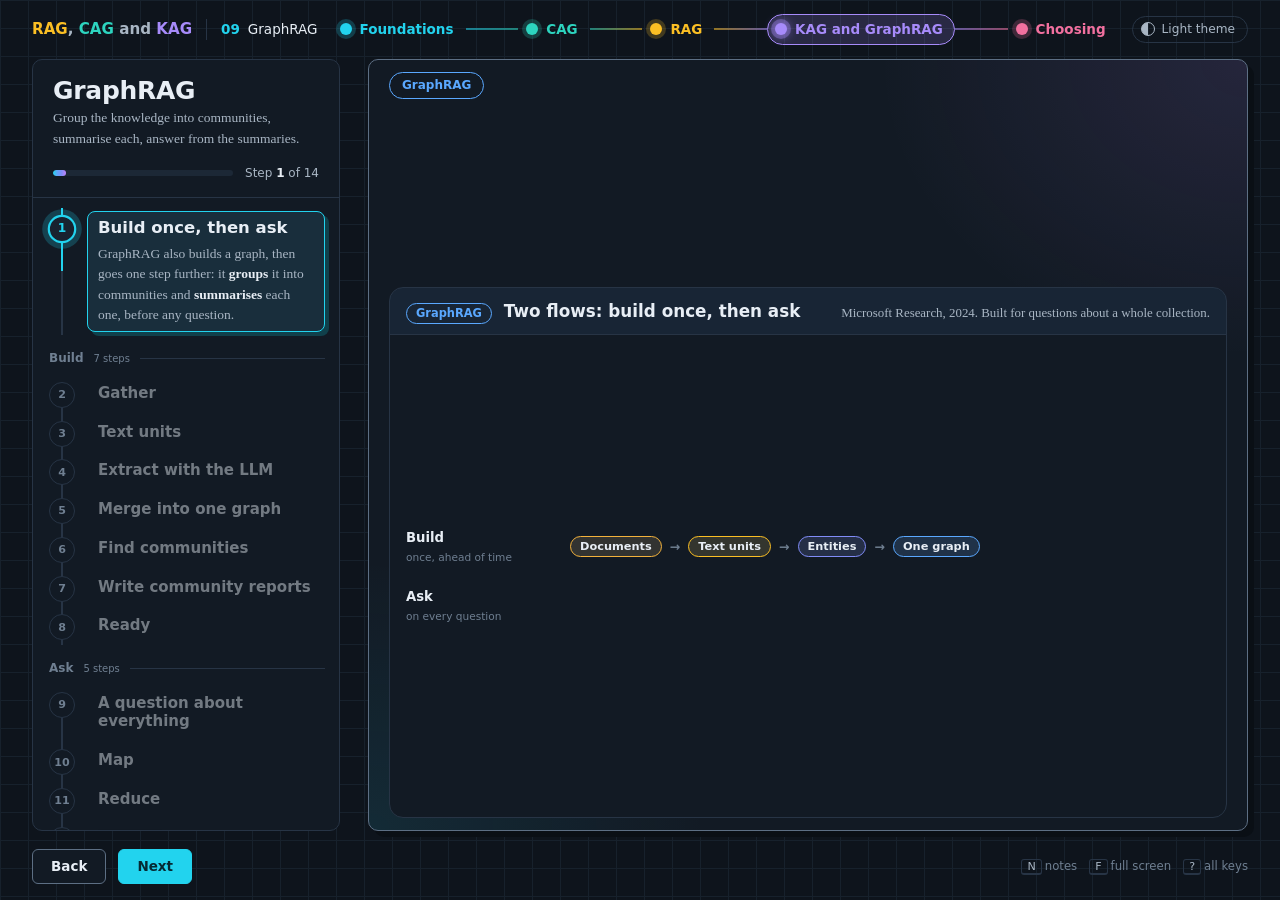
<file: 09-graphrag.html>
<!doctype html>
<html lang="en">
<head>
<meta charset="utf-8">
<meta name="viewport" content="width=device-width, initial-scale=1">
<title>GraphRAG</title>
<link rel="stylesheet" href="assets/deck.css?v=8">
<link rel="stylesheet" href="assets/flow.css?v=2">
<link rel="stylesheet" href="assets/flowline.css?v=2">
<style>
  /* =================== page 09: GraphRAG as a stage-by-stage flow =================== */
  :root { --t-person: var(--c-history); --t-team: var(--c-docs); --t-role: var(--c-system); --t-rule: var(--p-rag); --t-policy: var(--c-tools); }
  .t-person { --tc: var(--t-person); } .t-team { --tc: var(--t-team); } .t-role { --tc: var(--t-role); } .t-rule { --tc: var(--t-rule); } .t-policy { --tc: var(--t-policy); }

  /* the two diagrams */
  .fdiag.build { grid-template-columns: repeat(6, minmax(0, 1fr)); grid-template-rows: minmax(0, 1fr); column-gap: 28px; }
  .fdiag.ask { grid-template-columns: repeat(4, minmax(0, 1fr)); grid-template-rows: repeat(2, minmax(0, 1fr)); column-gap: 40px; }
  #n-q { grid-area: 1 / 1; } #n-map { grid-area: 1 / 2; } #n-red { grid-area: 1 / 3; } #n-ans { grid-area: 1 / 4; }
  #n-built { grid-area: 2 / 1 / 3 / 3; justify-self: start; width: 82%; }
  #n-local { grid-area: 2 / 3 / 3 / 5; justify-self: end; width: 70%; }

  .flyer.fact { --fc: var(--p-kag); }
  .flyer.plan { --fc: var(--l3); }
  .flyer.ans { --fc: var(--c-response); }

  /* stage 0: the two lanes */
  .lanes { display: grid; gap: 22px; align-content: center; }
  .lane { display: grid; grid-template-columns: 150px minmax(0, 1fr); gap: 14px; align-items: center; }
  .lane > b { font-size: 1.05em; }
  .lane > b small { display: block; font-weight: 400; color: var(--ink-3); font-size: .8em; }
  .lane .row { display: flex; flex-wrap: wrap; align-items: center; gap: 8px; }
  .lane .row i { font-style: normal; color: var(--ink-3); font-weight: 700; }

  /* stage 1: schema and documents */
  .two { display: grid; grid-template-columns: minmax(0, 1fr) minmax(0, 1fr); gap: 16px; min-height: 0; }
  .experts { display: flex; align-items: center; gap: 10px; color: var(--ink-2); }
  .experts svg { width: 44px; height: 32px; fill: none; stroke: var(--c-system); stroke-width: 2; stroke-linecap: round; }
  .rels { display: grid; gap: 4px; }
  .rels div { display: flex; align-items: center; gap: 6px; flex-wrap: wrap; }
  .rels .r { color: var(--p-kag); font-weight: 700; }
  .doc { display: grid; grid-template-columns: 46px minmax(0, 1fr); column-gap: 10px; align-items: center; padding: 5px 9px; border: 1.5px solid var(--rule); border-left: 4px solid var(--c-docs); border-radius: 8px; background: var(--sheet); }
  .doc .ft { grid-row: span 2; text-align: center; font-weight: 700; font-size: .8em; padding: 3px 0; border-radius: 4px; background: var(--c-docs); color: var(--on-color); }
  .doc span { font-family: var(--font-text); color: var(--ink-2); white-space: nowrap; overflow: hidden; text-overflow: ellipsis; }
  .doc[data-s] { transform: translateX(30px); }
  .doc[data-s].on { transform: none; }

  /* stage 2: chunking */
  .docx { display: flex; flex-direction: column; gap: 0; padding: 6px 8px; border: 1.5px solid var(--rule); border-left: 4px solid var(--c-docs); border-radius: 8px; background: var(--card); transition: gap .6s var(--ease), padding .6s var(--ease), background .6s, border-color .6s; }
  .docx .dn { font-weight: 700; padding-bottom: 4px; }
  .part { position: relative; padding: 4px 8px; border: 1.5px solid transparent; border-radius: 6px; font-family: var(--font-text); line-height: 1.4; transition: border-color .5s, background .5s; }
  .part b { font-family: var(--font-ui); }
  .part + .part::before { content: ""; position: absolute; left: -6px; right: -6px; top: -1px; border-top: 2.5px dashed var(--c-danger); transform: scaleX(0); transform-origin: left; transition: transform .45s var(--ease) var(--cd, 0s), opacity .3s; }
  .part:nth-child(3) { --cd: .2s; } .part:nth-child(4) { --cd: .4s; } .part:nth-child(5) { --cd: .6s; }
  .docx.cut .part + .part::before { transform: scaleX(1); }
  .docx.split { gap: 7px; padding: 0; background: transparent; border-color: transparent; }
  .docx.split .dn { opacity: 0; height: 0; padding: 0; overflow: hidden; }
  .docx.split .part { border-color: color-mix(in srgb, var(--c-docs) 70%, var(--rule)); background: color-mix(in srgb, var(--c-docs) 10%, var(--card)); }
  .docx.split .part::before { opacity: 0; }
  .ck { border: 1.5px solid color-mix(in srgb, var(--p-rag) 65%, var(--rule)); border-radius: 7px; padding: 4px 9px; background: color-mix(in srgb, var(--p-rag) 8%, var(--card)); font-family: var(--font-text); white-space: nowrap; overflow: hidden; text-overflow: ellipsis; }
  .ck b { font-family: var(--font-ui); }
  .big-n { font-size: 2.2em; font-weight: 700; color: var(--p-rag); line-height: 1; }

  /* stage 3-4: facts */
  .more3 { display: grid; gap: 5px; }
  .more3 .from { font-size: .82em; color: var(--ink-3); font-weight: 700; }
  .stay { color: var(--p-rag); font-family: var(--font-text); border-left: 3px solid var(--p-rag); padding-left: 8px; }
  .fact.dup { border-color: var(--c-danger); border-style: dashed; }
  .fact.dup .who { color: var(--c-danger); font-weight: 700; }
  .fact .was { position: relative; }
  .fact .was s { color: var(--c-danger); text-decoration-thickness: 2px; }
  .fact .now { color: var(--p-kag); font-weight: 700; }
  .fact.fixed { border-color: var(--p-kag); }
  .fact.added { border-color: var(--p-kag); background: color-mix(in srgb, var(--p-kag) 8%, var(--card)); }
  .col { display: flex; flex-direction: column; gap: 8px; min-width: 0; }

  /* the knowledge graph (drawn by the script) */
  .kgwrap { min-height: 0; border: 1.5px solid var(--rule); border-radius: 10px; background: color-mix(in srgb, var(--paper) 45%, transparent); padding: 4px; display: flex; }
  .kg { flex: 1; min-height: 0; width: 100%; font-family: var(--font-ui); }
  .kg .e { stroke: var(--frame); stroke-width: 2.4; stroke-dasharray: 1; stroke-dashoffset: 1; }
  .kg .e.on { stroke-dashoffset: 0; transition: stroke-dashoffset .8s var(--ease) calc(var(--i, 0) * 110ms), opacity .3s; }
  .kg .el { font-size: 10.5px; font-weight: 700; fill: var(--p-kag); }
  .kg .node { transform-box: fill-box; transform-origin: center; }
  .kg .node circle { fill: var(--card); stroke: var(--tc); stroke-width: 3; }
  .kg .node .nm { font-size: 12px; font-weight: 700; fill: var(--ink); }
  .kg .node .tp { font-size: 9.5px; font-weight: 700; fill: var(--tc); }
  .kg .chip rect { fill: color-mix(in srgb, var(--c-docs) 14%, var(--card)); stroke: color-mix(in srgb, var(--c-docs) 70%, var(--rule)); stroke-width: 1.2; }
  .kg .chip text { font-size: 9.5px; font-weight: 700; fill: var(--ink-2); }
  .kg .chip line { stroke: var(--ink-3); stroke-width: 1.2; stroke-dasharray: 3 3; }
  .kg .chip.hot rect { stroke: var(--p-rag); stroke-width: 2.5; fill: color-mix(in srgb, var(--p-rag) 28%, var(--card)); }
  .kg .hl { stroke: var(--c-question); stroke-width: 7; stroke-linecap: round; opacity: .8; }
  .kg .ghost { stroke: var(--c-danger); stroke-width: 2.4; stroke-dasharray: 6 5; }
  .kg .ghost-l { font-size: 10.5px; font-weight: 700; fill: var(--c-danger); }
  .kg .fromtext { stroke: var(--p-rag); stroke-width: 3.2; stroke-dasharray: 7 4; }
  .kg .fromtext-l { font-size: 10.5px; font-weight: 700; fill: var(--p-rag); }
  .kg .ring { fill: none; stroke: var(--c-question); stroke-width: 3.5; }
  .kg .walker { fill: var(--c-question); stroke: var(--card); stroke-width: 2.5; transition: cx .9s var(--ease), cy .9s var(--ease); }
  .kg [data-s].ghost-x { transform: none; }

  /* question, plan, answer */
  .bubble-q { justify-self: start; max-width: 100%; background: var(--ink); color: var(--card); border-radius: 12px; padding: 8px 12px; font-family: var(--font-text); font-size: 1.05em; }
  .bubble-q small { display: block; font-family: var(--font-ui); opacity: .7; font-size: .8em; }
  .who-card { display: flex; align-items: center; gap: 12px; }
  .who-card svg { width: 46px; height: 46px; }
  .lf { display: grid; gap: 3px; font-family: var(--font-ui); font-size: .95em; }
  .lf div { padding: 3px 8px; border-radius: 6px; background: color-mix(in srgb, var(--l3) 10%, var(--card)); border: 1.5px solid color-mix(in srgb, var(--l3) 50%, var(--rule)); white-space: nowrap; overflow: hidden; text-overflow: ellipsis; }
  .lf i { font-style: normal; color: var(--l3); font-weight: 700; margin-right: 4px; }
  .plan { display: grid; gap: 5px; }
  .ps { display: grid; grid-template-columns: 22px minmax(0, 1fr); column-gap: 8px; row-gap: 2px; align-items: center; padding: 5px 9px; border: 1.5px solid var(--rule); border-radius: 8px; background: var(--card); opacity: .55; }
  .ps.now { opacity: 1; border-color: var(--l3); box-shadow: 0 0 0 3px color-mix(in srgb, var(--l3) 20%, transparent); }
  .ps.done { opacity: 1; }
  .ps > i { grid-row: span 2; width: 22px; height: 22px; border-radius: 50%; display: grid; place-items: center; font-style: normal; font-weight: 700; font-size: .82em; background: var(--l3); color: var(--on-color); }
  .ps .op { white-space: nowrap; overflow: hidden; text-overflow: ellipsis; }
  .ps .op em { font-style: normal; color: var(--l3); font-weight: 700; }
  .ps .res { font-weight: 700; color: var(--c-question); }
  .ps .res.fb { color: var(--p-rag); }
  .why { display: grid; gap: 5px; }
  .why div { padding: 4px 9px; border-left: 4px solid var(--p-kag); background: var(--card); border-radius: 0 7px 7px 0; }
  .why div.so { border-left-color: var(--c-question); font-weight: 700; }
  .reply { border: 1.5px solid var(--c-question); border-radius: 12px; padding: 8px 12px; background: color-mix(in srgb, var(--c-question) 8%, var(--card)); font-family: var(--font-text); font-size: 1.02em; }
  .reply .path { display: flex; flex-wrap: wrap; gap: 5px; align-items: center; margin-top: 6px; font-family: var(--font-ui); font-size: .86em; }
  .reply .path span { border: 1.5px solid var(--p-kag); border-radius: 999px; padding: 0 8px; }
  .reply .path i { font-style: normal; color: var(--ink-3); }
  .reply .src { font-family: var(--font-ui); font-size: .8em; color: var(--ink-3); margin-top: 4px; }
  .stored { display: grid; gap: 6px; align-content: start; }
  .stored div { display: grid; grid-template-columns: 26px minmax(0, 1fr); gap: 8px; align-items: start; }
  .stored div > i { width: 22px; height: 22px; border-radius: 6px; display: grid; place-items: center; font-style: normal; font-weight: 700; font-size: .8em; color: var(--on-color); background: var(--p-kag); }
  .stored b { display: block; }
  .stored span { font-family: var(--font-text); color: var(--ink-2); }
  .kg [data-s].on { transition-delay: calc(var(--i, 0) * 110ms); }

  /* ---------- GraphRAG ---------- */
  .comment { padding: 5px 10px; border-left: 3px solid var(--c-docs); background: var(--card); border-radius: 0 7px 7px 0; font-family: var(--font-text); }
  .strip { position: relative; height: 92px; border: 1.5px solid var(--rule); border-radius: 8px; background: var(--card); overflow: hidden; }
  .strip .txt { position: absolute; inset: 8px 10px; font-family: var(--font-text); color: var(--ink-3); line-height: 1.5; font-size: .92em; }
  .win { position: absolute; top: 4px; bottom: 4px; border: 2.5px solid var(--wc); border-radius: 7px; background: color-mix(in srgb, var(--wc) 12%, transparent); }
  .win b { position: absolute; left: 6px; bottom: 3px; font-size: .78em; color: var(--wc); }
  .ovl { position: absolute; top: 4px; bottom: 4px; background: repeating-linear-gradient(135deg, color-mix(in srgb, var(--p-rag) 35%, transparent) 0 5px, transparent 5px 10px); border-radius: 4px; }
  .ent { display: grid; grid-template-columns: auto minmax(0, 1fr); gap: 8px; align-items: baseline; padding: 4px 9px; border: 1.5px solid var(--rule); border-radius: 8px; background: var(--card); }
  .ent b { white-space: nowrap; }
  .ent span { font-family: var(--font-text); color: var(--ink-2); }
  .ent.add { border-color: var(--c-question); }
  .descs { position: relative; height: 150px; }
  .descs .d { position: absolute; left: 0; right: 0; padding: 4px 9px; border: 1.5px solid var(--rule); border-radius: 7px; background: var(--card); font-family: var(--font-text); color: var(--ink-2); white-space: nowrap; overflow: hidden; text-overflow: ellipsis; transition: transform .8s var(--ease), opacity .6s; }
  .descs.stack .d { transform: translateY(var(--sy)) scale(.96); opacity: .25; }
  .big-n { font-size: 2.1em; font-weight: 700; line-height: 1; }
  .cg { width: 100%; height: 100%; min-height: 0; font-family: var(--font-ui); }
  .cg .ln { stroke: var(--frame); stroke-width: 1.4; }
  .cg .nd { fill: var(--card); stroke: var(--ink-3); stroke-width: 2.2; transition: fill .6s, stroke .6s; }
  .cg.colored .nd { stroke: var(--cc); fill: color-mix(in srgb, var(--cc) 35%, var(--card)); transition-delay: calc(var(--i, 0) * 25ms); }
  .cg .hull { fill: color-mix(in srgb, var(--cc) 10%, transparent); stroke: var(--cc); stroke-width: 2; stroke-dasharray: 6 4; }
  .cg .sub { fill: none; stroke: var(--cc); stroke-width: 1.4; stroke-dasharray: 3 3; opacity: .8; }
  .cg .hl-l { font-size: 12px; font-weight: 700; fill: var(--cc); }
  .cg .ego { fill: none; stroke: var(--c-question); stroke-width: 3; }
  .cg .egol { stroke: var(--c-question); stroke-width: 3.5; }
  .c-work { --cc: var(--c-danger); } .c-tools { --cc: var(--c-history); } .c-career { --cc: var(--c-system); } .c-pay { --cc: var(--p-rag); } .c-park { --cc: var(--c-tools); }
  .rep { border: 1.5px solid var(--cc); border-left-width: 5px; border-radius: 9px; background: var(--card); padding: 7px 10px; display: grid; gap: 3px; }
  .rep .t { display: flex; justify-content: space-between; gap: 8px; font-weight: 700; }
  .rep .t span { color: var(--cc); }
  .rep p { margin: 0; font-family: var(--font-text); color: var(--ink-2); }
  .rep ul { margin: 0; padding-left: 16px; font-family: var(--font-text); color: var(--ink-2); }
  .reps { display: grid; grid-template-columns: repeat(5, minmax(0, 1fr)); gap: 8px; }
  .mini { border: 1.5px solid var(--cc); border-top-width: 5px; border-radius: 8px; background: var(--card); padding: 6px 8px; font-weight: 700; font-size: .92em; display: grid; gap: 2px; }
  .mini small { font-weight: 400; color: var(--ink-3); }
  .mapcol { display: grid; grid-template-columns: repeat(5, minmax(0, 1fr)); gap: 10px; }
  .mapcol .lane2 { display: grid; gap: 6px; justify-items: stretch; }
  .mapcol .arr { text-align: center; color: var(--ink-3); font-weight: 700; }
  .mapcol .llm svg { width: 44px; height: 44px; }
  .pt { border: 1.5px solid var(--cc); border-radius: 8px; padding: 5px 8px; background: color-mix(in srgb, var(--cc) 9%, var(--card)); font-family: var(--font-text); display: grid; gap: 2px; }
  .pt .sc { font-family: var(--font-ui); font-weight: 700; font-size: 1.15em; color: var(--cc); }
  .pt.low { opacity: .55; border-style: dashed; }
  .rank { display: grid; gap: 5px; }
  .rank .rr { display: grid; grid-template-columns: 46px minmax(0, 1fr) auto; gap: 10px; align-items: center; padding: 5px 10px; border: 1.5px solid var(--cc); border-radius: 8px; background: var(--card); transition: opacity .4s, transform .4s; }
  .rank .rr b { color: var(--cc); font-size: 1.15em; }
  .rank .rr.cut { opacity: .35; text-decoration: line-through; }
  .budget { border-top: 2.5px dashed var(--c-danger); position: relative; margin: 2px 0; }
  .budget span { position: absolute; right: 0; top: -9px; background: var(--sheet); padding: 0 6px; font-size: .8em; color: var(--c-danger); font-weight: 700; }
  .reply ol { margin: 6px 0 0; padding-left: 20px; }
  .reply li { margin: 2px 0; }
  .gather-list { display: grid; gap: 5px; }
  .mapcol .lane2 { grid-template-rows: 44px 86px auto; align-content: start; }
</style>
</head>
<body data-prev="08-kag.html" data-next="10-kag-vs-graphrag.html" data-topic="09">
<div class="deck">
  <header class="topbar">
    <span class="sec">09</span>
    <span class="name">GraphRAG</span>
    <span class="spacer"></span>
    <a href="index.html">Agenda</a>
  </header>

  <main class="layout tl">
    <aside class="tl-col">
      <div class="tl-head">
        <h1>GraphRAG</h1>
        <p class="sub">Group the knowledge into communities, summarise each, answer from the summaries.</p>
      </div>
      <ol id="timeline" class="timeline"></ol>
    </aside>

    <section class="stage" aria-label="Animation" id="stage">
      <div class="fl-board">
        <div class="fl-top"><span class="phase" id="phase">GraphRAG</span><span class="spacer"></span></div>

        <div class="fl-diags">
          <div class="fdiag build" id="d-build">
            <svg class="fl-links" aria-hidden="true"></svg>
            <div class="fnode" id="n-gather" data-from="1" data-cur="1" style="--nc:var(--c-docs)">
              <span class="fi"><svg viewBox="0 0 24 24"><path d="M7 3h7l4 4v14H7z"/><path d="M14 3v4h4"/><path d="M4 7v14h11"/></svg></span>
              <div><b>Gather</b><small>3 years of feedback</small></div><span class="out">20,000 comments</span></div>
            <div class="fnode" id="n-units" data-from="2" data-cur="2" style="--nc:var(--p-rag)">
              <span class="fi"><svg viewBox="0 0 24 24"><rect x="3" y="6" width="10" height="12" rx="2"/><rect x="11" y="6" width="10" height="12" rx="2"/></svg></span>
              <div><b>Text units</b><small>about 600 tokens</small></div><span class="out">text units</span></div>
            <div class="fnode" id="n-extract" data-from="3" data-cur="3" style="--nc:var(--l3)">
              <span class="fi"><svg viewBox="0 0 24 24"><rect x="3" y="3" width="18" height="18" rx="4"/><circle cx="8" cy="9" r="1.5"/><circle cx="8" cy="15" r="1.5"/><circle cx="16" cy="12" r="1.5"/><path d="M9.5 9.5l5 2M9.5 14.5l5-2"/></svg></span>
              <div><b>Extract</b><small>LLM, no schema</small></div><span class="out">entities + relations</span></div>
            <div class="fnode" id="n-merge" data-from="4" data-cur="4" style="--nc:var(--c-history)">
              <span class="fi"><svg viewBox="0 0 24 24"><path d="M3 6h5l6 6h6M3 18h5l6-6"/><path d="M17 9l3 3-3 3"/></svg></span>
              <div><b>Merge</b><small>one graph</small></div><span class="out">one graph</span></div>
            <div class="fnode" id="n-comm" data-from="5" data-cur="5" style="--nc:var(--c-cache)">
              <span class="fi"><svg viewBox="0 0 24 24"><circle cx="7" cy="8" r="4"/><circle cx="17" cy="8" r="4"/><circle cx="12" cy="17" r="4"/></svg></span>
              <div><b>Communities</b><small>an algorithm</small></div><span class="out">communities</span></div>
            <div class="fnode" id="n-reports" data-from="6" data-cur="6" style="--nc:var(--l3)">
              <span class="fi"><svg viewBox="0 0 24 24"><path d="M6 3h9l3 3v15H6z"/><path d="M9 9h6M9 13h6M9 17h4"/></svg></span>
              <div><b>Reports</b><small>LLM, one per community</small></div><span class="out">community reports</span></div>
          </div>

          <div class="fdiag ask" id="d-ask">
            <svg class="fl-links" aria-hidden="true"></svg>
            <div class="fnode summary" id="n-built" data-from="7" data-cur="7" style="--nc:var(--c-history)">
              <span class="fi"><svg viewBox="0 0 24 24"><circle cx="7" cy="8" r="4"/><circle cx="17" cy="8" r="4"/><circle cx="12" cy="17" r="4"/></svg></span>
              <div><b>Built ahead of time</b><small>units · extract · merge · communities · reports</small></div><span class="out">graph + reports</span></div>
            <div class="fnode" id="n-q" data-from="8" data-cur="8" style="--nc:var(--c-question)">
              <span class="fi"><svg viewBox="0 0 24 24"><path d="M4 5h16v11H10l-5 4v-4H4z"/><path d="M10.5 8.6a1.8 1.8 0 1 1 2.4 1.7c-.6.3-.9.7-.9 1.3"/><circle cx="12" cy="13.6" r=".5"/></svg></span>
              <div><b>Question</b><small>about everything</small></div><span class="out">question</span></div>
            <div class="fnode" id="n-map" data-from="9" data-cur="9" style="--nc:var(--l3)">
              <span class="fi"><svg viewBox="0 0 24 24"><path d="M4 5h16M4 12h16M4 19h16"/><circle cx="20" cy="5" r="1.4"/><circle cx="20" cy="12" r="1.4"/><circle cx="20" cy="19" r="1.4"/></svg></span>
              <div><b>Map</b><small>LLM, each report</small></div><span class="out">scored points</span></div>
            <div class="fnode" id="n-red" data-from="10" data-cur="10" style="--nc:var(--c-history)">
              <span class="fi"><svg viewBox="0 0 24 24"><path d="M4 5h16l-6 7v6l-4 2v-8z"/></svg></span>
              <div><b>Reduce</b><small>keep the best, combine</small></div><span class="out">top points</span></div>
            <div class="fnode" id="n-ans" data-from="11" data-cur="11" style="--nc:var(--c-response)">
              <span class="fi"><svg viewBox="0 0 24 24"><path d="M4 5h16v11H10l-5 4v-4H4z"/><path d="M8.5 10.5l2.5 2.5 5-5"/></svg></span>
              <div><b>Answer</b><small>the big picture</small></div><span class="out">answer</span></div>
            <div class="fnode" id="n-local" data-from="12" data-cur="12" style="--nc:var(--c-question)">
              <span class="fi"><svg viewBox="0 0 24 24"><circle cx="10" cy="10" r="6"/><path d="M14.5 14.5 20 20"/></svg></span>
              <div><b>Local search</b><small>one entity and its neighbours</small></div><span class="out">specific answer</span></div>
          </div>
        </div>

        <div class="fpanel">

          <!-- 0 -->
          <div class="fstage" data-show="0" style="--sc:var(--c-history)">
            <div class="fs-head"><span class="tag">GraphRAG</span><h2>Two flows: build once, then ask</h2><p>Microsoft Research, 2024. Built for questions about a whole collection.</p></div>
            <div class="fs-body lanes">
              <div class="lane"><b>Build<small>once, ahead of time</small></b>
                <div class="row"><span class="chip" style="--cc:var(--c-docs)" data-s="a">Documents</span><i data-s="b">→</i><span class="chip" style="--cc:var(--p-rag)" data-s="b">Text units</span><i data-s="c">→</i><span class="chip" style="--cc:var(--l3)" data-s="c">Entities</span><i data-s="d">→</i><span class="chip" style="--cc:var(--c-history)" data-s="d">One graph</span><i data-s="e">→</i><span class="chip" style="--cc:var(--c-cache)" data-s="e">Communities</span><i data-s="f">→</i><span class="chip" style="--cc:var(--l3)" data-s="f">Reports</span></div></div>
              <div class="lane"><b>Ask<small>on every question</small></b>
                <div class="row"><span class="chip" style="--cc:var(--c-question)" data-s="g">Question</span><i data-s="h">→</i><span class="chip" style="--cc:var(--l3)" data-s="h">Map over reports</span><i data-s="i">→</i><span class="chip" style="--cc:var(--c-history)" data-s="i">Reduce</span><i data-s="j">→</i><span class="chip" style="--cc:var(--c-response)" data-s="j">Answer</span></div></div>
            </div>
          </div>

          <!-- 1 -->
          <div class="fstage" data-show="1" style="--sc:var(--c-docs)">
            <div class="fs-head"><span class="tag">Build · stage 1</span><h2>Gather the knowledge</h2><p>Three years of employee feedback. No schema is designed.</p></div>
            <div class="fs-body two">
              <div class="card"><h3>The files</h3>
                <div class="gather-list">
                  <div class="doc" data-s="d1"><span class="ft">CSV</span><b>Feedback 2024</b><span>6,800 comments</span></div>
                  <div class="doc" data-s="d2"><span class="ft">CSV</span><b>Feedback 2025</b><span>6,900 comments</span></div>
                  <div class="doc" data-s="d3"><span class="ft">CSV</span><b>Feedback 2026</b><span>6,300 comments</span></div>
                </div>
                <div data-s="d4"><span class="big-n num" style="color:var(--c-docs)">20,000</span> <span class="note">comments in all</span></div>
              </div>
              <div class="card"><h3>What they look like</h3>
                <div class="comment" data-s="c1">"The VPN drops in every client call."</div>
                <div class="comment" data-s="c2">"Overtime every week since the merger."</div>
                <div class="comment" data-s="c3">"Nobody can tell me what a promotion takes."</div>
                <div class="comment" data-s="c4">"Parking is impossible after nine."</div>
                <div class="note" data-s="c5">Unlike KAG, nobody designs a schema first. The LLM decides what the entities are, from a short list of general types.</div>
              </div>
            </div>
          </div>

          <!-- 2 -->
          <div class="fstage" data-show="2" style="--sc:var(--p-rag)">
            <div class="fs-head"><span class="tag">Build · stage 2</span><h2>Cut the text into units</h2><p>Fixed-size windows, overlapping a little, so nothing is cut off at an edge.</p></div>
            <div class="fs-body" style="align-content:center">
              <div class="strip">
                <div class="txt">"The VPN drops in every client call." "Overtime every week since the merger." "IT tickets take a week." "Nobody can tell me what a promotion takes." "Old laptops overheat in meetings." "Parking is impossible after nine." "Bonus dates keep moving." "Training budget was cut again." "The VPN needs a new login every hour." "Deadlines doubled, staff didn't." …</div>
                <div class="win" data-s="w1" style="--wc:var(--p-rag);left:1%;width:38%"><b>unit 1 · about 600 tokens</b></div>
                <div class="ovl" data-s="o1" style="left:32%;width:7%"></div>
                <div class="win" data-s="w2" style="--wc:var(--c-history);left:32%;width:38%"><b>unit 2</b></div>
                <div class="ovl" data-s="o2" style="left:63%;width:7%"></div>
                <div class="win" data-s="w3" style="--wc:var(--c-system);left:63%;width:36%"><b>unit 3</b></div>
              </div>
              <div class="chips" data-s="n1"><span class="chip" style="--cc:var(--p-rag)">about 600 tokens per unit</span><span class="chip" style="--cc:var(--p-rag)">about 100 tokens shared with the next</span><span class="chip" style="--cc:var(--p-rag)">about 1,200 units in all</span></div>
              <div class="note" data-s="n2">The sizes are the paper's; the unit count is an illustration for this collection.</div>
            </div>
          </div>

          <!-- 3 -->
          <div class="fstage" data-show="3" style="--sc:var(--l3)">
            <div class="fs-head"><span class="tag">Build · stage 3</span><h2>The LLM pulls out entities and relationships</h2><p>Each with a short description. Then it is asked again: "did you miss any?"</p></div>
            <div class="fs-body" style="grid-template-rows:auto auto">
              <div class="xchg">
                <div class="side">
                  <div class="lab" data-s="s0">Sent</div>
                  <div class="sent" data-s="s1"><b>Instruction</b> Find the entities (people, teams, tools, topics) and the relationships between them. Describe each one.</div>
                  <div class="sent" data-s="s2"><b>Text unit</b> "…The VPN drops in every client call. IT tickets take a week. Old laptops overheat in meetings…"</div>
                </div>
                <div class="llm" id="llm3" data-s="s1"></div>
                <div class="side">
                  <div class="lab" data-s="b0">Returned</div>
                  <div class="ent" data-s="b1"><b>VPN</b><span>remote-access tool; drops during client calls</span></div>
                  <div class="ent" data-s="b2"><b>IT support</b><span>team handling tickets; slow to respond</span></div>
                  <div class="fact" data-s="b3"><span>VPN</span><span class="rel">disrupts</span><span>Client calls</span></div>
                  <div class="fact" data-s="b4"><span>IT support</span><span class="rel">slow to fix</span><span>VPN</span></div>
                </div>
              </div>
              <div class="xchg">
                <div class="side"><div class="sent" data-s="g1"><b>Asked again</b> Many entities were missed in the last extraction. Add them.</div></div>
                <div class="llm" id="llm3b" data-s="g1"></div>
                <div class="side"><div class="ent add" data-s="g2"><b>+ Laptops</b><span>old models; overheat in meetings</span></div></div>
              </div>
            </div>
          </div>

          <!-- 4 -->
          <div class="fstage" data-show="4" style="--sc:var(--c-history)">
            <div class="fs-head"><span class="tag">Build · stage 4</span><h2>Merge into one graph</h2><p>The same entity, found in many units, becomes one node. The LLM sums up its descriptions.</p></div>
            <div class="fs-body" style="grid-template-columns:minmax(0,1fr) minmax(0,1.2fr)">
              <div class="col">
                <div class="lab">"VPN" was found in 312 text units</div>
                <div class="descs" id="descs">
                  <div class="d" style="top:0;--sy:40px">VPN: drops during client calls</div>
                  <div class="d" style="top:30px;--sy:10px">VPN: needs a new login every hour</div>
                  <div class="d" style="top:60px;--sy:-20px">VPN: very slow from home</div>
                  <div class="d" style="top:90px;--sy:-50px">VPN: blocked at a client's site</div>
                  <div class="d" style="top:120px;--sy:-80px">VPN: + 308 more descriptions</div>
                </div>
                <div class="xchg" style="grid-template-columns:auto minmax(0,1fr)">
                  <div class="llm" id="llm4" data-s="m1"></div>
                  <div class="back" data-s="m2"><b>VPN</b> The remote-access tool. Staff report drops during client calls, hourly logins and slow speeds from home. (312 mentions)</div>
                </div>
              </div>
              <div class="col">
                <div class="kgwrap" style="flex:1" data-cg="plain"></div>
                <div class="note" data-s="m3">Every entity and relationship, merged the same way: about 1,800 entities and 4,000 relationships here (illustrative).</div>
              </div>
            </div>
          </div>

          <!-- 5 -->
          <div class="fstage" data-show="5" style="--sc:var(--c-cache)">
            <div class="fs-head"><span class="tag">Build · stage 5</span><h2>Find the communities</h2><p>Groups of nodes that link to each other more than to the rest. No LLM: an algorithm (Leiden).</p></div>
            <div class="fs-body" style="grid-template-columns:minmax(0,1.5fr) minmax(0,1fr)">
              <div class="kgwrap" data-cg="comm"></div>
              <div class="col">
                <div class="lab" data-s="l0">Level 0: a few broad communities</div>
                <div class="chips" data-s="l1"><span class="chip c-work">Workload</span><span class="chip c-tools">Remote-work tools</span><span class="chip c-career">Career growth</span><span class="chip c-pay">Pay and benefits</span><span class="chip c-park">Parking</span></div>
                <div class="lab" data-s="l2">Level 1 and below: smaller ones inside</div>
                <div class="note" data-s="l2">Dashed rings: "VPN and logins" inside Remote-work tools, "Overtime" inside Workload. The levels go from broad to detailed.</div>
                <div class="note" data-s="l3">The algorithm only finds the groups. The names shown here come from the reports written in the next stage.</div>
              </div>
            </div>
          </div>

          <!-- 6 -->
          <div class="fstage" data-show="6" style="--sc:var(--l3)">
            <div class="fs-head"><span class="tag">Build · stage 6</span><h2>An LLM writes a report for every community</h2><p>Title, summary, importance rating and findings. Before anyone asks.</p></div>
            <div class="fs-body" style="grid-template-rows:auto auto">
              <div class="xchg">
                <div class="side"><div class="lab" data-s="s0">Sent</div>
                  <div class="sent" data-s="s1"><b>Community</b> VPN, IT support, Laptops, Client calls, Logins… with their relationships and descriptions</div>
                  <div class="sent" data-s="s2"><b>Instruction</b> Write a report: a title, a summary, an importance rating from 0 to 10, and the key findings.</div></div>
                <div class="llm" id="llm6" data-s="s1"></div>
                <div class="side"><div class="lab" data-s="b0">Returned</div>
                  <div class="rep c-tools" data-s="b1"><div class="t">Remote-work tools <span>rating 8.0</span></div>
                    <p>Unreliable remote access is a daily obstacle.</p>
                    <ul><li>VPN drops during client calls</li><li>IT tickets take about a week</li><li>Old laptops overheat</li></ul></div></div>
              </div>
              <div class="reps">
                <div class="mini c-work" data-s="r1">Workload<small>rating 8.5</small></div>
                <div class="mini c-tools" data-s="r2">Remote-work tools<small>rating 8.0</small></div>
                <div class="mini c-career" data-s="r3">Career growth<small>rating 6.5</small></div>
                <div class="mini c-pay" data-s="r4">Pay and benefits<small>rating 6.0</small></div>
                <div class="mini c-park" data-s="r5">Parking<small>rating 2.0</small></div>
              </div>
            </div>
          </div>

          <!-- 7 -->
          <div class="fstage" data-show="7" style="--sc:var(--c-history)">
            <div class="fs-head"><span class="tag">Built</span><h2>Ready: a graph, its communities and their reports</h2><p>All the expensive LLM work is done ahead of time.</p></div>
            <div class="fs-body" style="grid-template-columns:minmax(0,1.5fr) minmax(0,1fr)">
              <div class="kgwrap" data-cg="comm"></div>
              <div class="stored">
                <div data-s="s1"><i>✓</i><p style="margin:0"><b>The graph</b><span>Entities and relationships, each with a summary.</span></p></div>
                <div data-s="s2"><i>✓</i><p style="margin:0"><b>Community reports</b><span>At every level, from broad to detailed.</span></p></div>
                <div data-s="s3"><i>✓</i><p style="margin:0"><b>Embeddings</b><span>Of the entity descriptions, for local search.</span></p></div>
              </div>
            </div>
          </div>

          <!-- 8 -->
          <div class="fstage" data-show="8" style="--sc:var(--c-question)">
            <div class="fs-head"><span class="tag">Ask · stage 1</span><h2>A question about everything</h2><p>No single passage answers it.</p></div>
            <div class="fs-body two" style="align-content:center">
              <div class="col" style="justify-content:center"><div class="bubble-q" data-s="a"><small>HR director</small>What are the main complaints in three years of feedback?</div></div>
              <div class="col" style="justify-content:center">
                <div class="note" data-s="b" style="font-size:1.08em">Plain RAG would bring back 5 of 20,000 comments. KAG has no single path to follow.</div>
                <div class="note" data-s="c" style="font-size:1.08em">GraphRAG answers from the <b>community reports</b>, which already cover everything.</div>
              </div>
            </div>
          </div>

          <!-- 9 -->
          <div class="fstage" data-show="9" style="--sc:var(--l3)">
            <div class="fs-head"><span class="tag">Ask · stage 2</span><h2>Map: ask every report the question</h2><p>Separate LLM calls, in parallel. Each returns points with a helpfulness score from 0 to 100.</p></div>
            <div class="fs-body" style="align-content:center">
              <div class="mapcol">
                <div class="lane2"><div class="mini c-work" data-s="m1">Workload</div><div class="llm" id="lm1" data-s="m1"></div><div class="pt c-work" data-s="p1"><span class="sc">88</span>Overtime and staffing gaps since the merger</div></div>
                <div class="lane2"><div class="mini c-tools" data-s="m1">Remote-work tools</div><div class="llm" id="lm2" data-s="m1"></div><div class="pt c-tools" data-s="p2"><span class="sc">81</span>VPN drops; IT tickets take a week</div></div>
                <div class="lane2"><div class="mini c-career" data-s="m1">Career growth</div><div class="llm" id="lm3" data-s="m1"></div><div class="pt c-career" data-s="p3"><span class="sc">64</span>Unclear promotion criteria</div></div>
                <div class="lane2"><div class="mini c-pay" data-s="m1">Pay and benefits</div><div class="llm" id="lm4" data-s="m1"></div><div class="pt c-pay" data-s="p4"><span class="sc">52</span>Pay transparency, bonus dates</div></div>
                <div class="lane2"><div class="mini c-park" data-s="m1">Parking</div><div class="llm" id="lm5" data-s="m1"></div><div class="pt c-park low" data-s="p5"><span class="sc">6</span>Not a main complaint</div></div>
              </div>
              <div class="note" data-s="n">In practice, reports are packed into batches that fill the context window, one call per batch.</div>
            </div>
          </div>

          <!-- 10 -->
          <div class="fstage" data-show="10" style="--sc:var(--c-history)">
            <div class="fs-head"><span class="tag">Ask · stage 3</span><h2>Reduce: keep the best, combine them</h2><p>Sort by score, drop the unhelpful, keep what fits, and write one answer.</p></div>
            <div class="fs-body" style="grid-template-columns:minmax(0,1fr) minmax(0,1fr)">
              <div class="rank">
                <div class="rr c-work" data-s="k1"><b>88</b><span>Overtime and staffing gaps since the merger</span><small>Workload</small></div>
                <div class="rr c-tools" data-s="k2"><b>81</b><span>VPN drops; IT tickets take a week</span><small>Tools</small></div>
                <div class="rr c-career" data-s="k3"><b>64</b><span>Unclear promotion criteria</span><small>Career</small></div>
                <div class="rr c-pay" data-s="k4"><b>52</b><span>Pay transparency, bonus dates</span><small>Pay</small></div>
                <div class="budget" data-s="k5"><span>score too low: dropped</span></div>
                <div class="rr c-park cut" data-s="k5"><b>6</b><span>Not a main complaint</span><small>Parking</small></div>
              </div>
              <div class="xchg" style="grid-template-columns:auto minmax(0,1fr)">
                <div class="llm" id="llm10" data-s="l1"></div>
                <div class="side"><div class="sent" data-s="l1"><b>Sent</b> the kept points, highest first, and the question</div>
                  <div class="back" data-s="l2"><b>Returned</b> one answer that combines them</div></div>
              </div>
            </div>
          </div>

          <!-- 11 -->
          <div class="fstage" data-show="11" style="--sc:var(--c-response)">
            <div class="fs-head"><span class="tag">Ask · stage 4</span><h2>The big picture, from everything</h2><p>Built from summaries of the whole collection, not from a few similar passages.</p></div>
            <div class="fs-body" style="align-content:center">
              <div class="reply" data-s="a"><b>The main complaints, in order of weight:</b>
                <ol><li data-s="b">Workload: overtime and staffing gaps since the merger.</li>
                  <li data-s="c">Remote-work tools: VPN drops in client calls; IT takes about a week.</li>
                  <li data-s="d">Career growth: unclear promotion criteria.</li>
                  <li data-s="e">Pay and benefits: transparency and bonus dates.</li></ol>
                <div class="src" data-s="e">Based on 4 community reports, each traceable to its comments.</div></div>
            </div>
          </div>

          <!-- 12 -->
          <div class="fstage" data-show="12" style="--sc:var(--c-question)">
            <div class="fs-head"><span class="tag">The other mode</span><h2>Local search: one entity and its neighbours</h2><p>For specific questions, GraphRAG starts from a matching entity instead.</p></div>
            <div class="fs-body" style="grid-template-columns:minmax(0,1fr) minmax(0,1.3fr)">
              <div class="col">
                <div class="bubble-q" data-s="a"><small>Team lead</small>What do people say about the VPN?</div>
                <div class="why">
                  <div data-s="b">1. Find the entity: VPN, by comparing the question with entity descriptions.</div>
                  <div data-s="c">2. Add its neighbours: IT support, Client calls, Logins, Laptops.</div>
                  <div data-s="d">3. Add the text units that mention it, and its community's report.</div>
                </div>
                <div class="back" data-s="e"><b>Answer</b> It drops during client calls and asks for a new login every hour; IT tickets about it take around a week.</div>
              </div>
              <div class="kgwrap" data-cg="local"></div>
            </div>
          </div>

          <!-- 13 -->
          <div class="fstage" data-show="13" style="--sc:var(--c-history)">
            <div class="fs-head"><span class="tag">GraphRAG</span><h2>GraphRAG in two lines</h2><p>Next: KAG and GraphRAG side by side.</p></div>
            <div class="fs-body lanes">
              <div class="lane" data-s="a"><b>Build</b><div class="note" style="font-size:1.1em">An LLM extracts entities from every text unit; an algorithm groups them into communities; an LLM summarises each community.</div></div>
              <div class="lane" data-s="b"><b>Ask</b><div class="note" style="font-size:1.1em">Every report answers the question, the best answers are combined. Or, for specific questions, start from one entity.</div></div>
              <div class="lane" data-s="c"><b>Next</b><div class="note" style="font-size:1.1em">KAG and GraphRAG compared, in pictures.</div></div>
            </div>
          </div>
        </div>
      </div>
    </section>
  </main>
</div>

<script src="assets/session.js?v=8"></script>
<script src="assets/deck.js?v=6"></script>
<script src="assets/flow.js?v=2"></script>
<script src="assets/flowline.js?v=2"></script>
<script>
(function () {
  const $ = (id) => document.getElementById(id);
  const T = Deck.timeline();
  const stage = $("stage");

  const LLM = `<svg viewBox="0 0 64 64"><rect class="bx" x="4" y="4" width="56" height="56" rx="12"/>
    <line class="ln" x1="16" y1="20" x2="28" y2="15"/><line class="ln" x1="16" y1="20" x2="28" y2="32"/><line class="ln" x1="16" y1="44" x2="28" y2="32"/><line class="ln" x1="16" y1="44" x2="28" y2="49"/>
    <line class="ln" x1="28" y1="15" x2="40" y2="24"/><line class="ln" x1="28" y1="32" x2="40" y2="24"/><line class="ln" x1="28" y1="32" x2="40" y2="40"/><line class="ln" x1="28" y1="49" x2="40" y2="40"/>
    <line class="ln" x1="40" y1="24" x2="50" y2="32"/><line class="ln" x1="40" y1="40" x2="50" y2="32"/>
    <circle class="nd" cx="16" cy="20" r="4" style="--i:0"/><circle class="nd" cx="16" cy="44" r="4" style="--i:1"/><circle class="nd" cx="28" cy="15" r="4" style="--i:2"/><circle class="nd" cx="28" cy="32" r="4" style="--i:3"/><circle class="nd" cx="28" cy="49" r="4" style="--i:4"/><circle class="nd" cx="40" cy="24" r="4" style="--i:5"/><circle class="nd" cx="40" cy="40" r="4" style="--i:6"/><circle class="nd" cx="50" cy="32" r="4" style="--i:7"/></svg><span>LLM</span>`;
  document.querySelectorAll(".llm").forEach((el) => (el.innerHTML = LLM));

  /* ---------- the feedback graph: 5 communities ---------- */
  const rnd = (i) => { const x = Math.sin(i * 91.17) * 43758.5453; return x - Math.floor(x); };
  const CL = [
    { c: "c-work", name: "Workload", x: 125, y: 92, n: 9, rx: 92, ry: 58 },
    { c: "c-tools", name: "Remote-work tools", x: 405, y: 92, n: 9, rx: 92, ry: 58 },
    { c: "c-career", name: "Career growth", x: 135, y: 228, n: 6, rx: 78, ry: 48 },
    { c: "c-pay", name: "Pay and benefits", x: 395, y: 230, n: 5, rx: 72, ry: 46 },
    { c: "c-park", name: "Parking", x: 268, y: 272, n: 2, rx: 34, ry: 22 },
  ];
  const nodes = [];
  CL.forEach((cl, ci) => {
    for (let i = 0; i < cl.n; i++) {
      const k = nodes.length, a = (i / cl.n) * Math.PI * 2 + rnd(k) * .6, r = i === 0 ? 0 : .45 + rnd(k + 5) * .45;
      nodes.push({ ci, x: cl.x + Math.cos(a) * cl.rx * .72 * r, y: cl.y + Math.sin(a) * cl.ry * .7 * r });
    }
  });
  // named nodes for local search: the centre of "Remote-work tools" is the VPN
  const first = (ci) => nodes.findIndex((n) => n.ci === ci);
  const VPN = first(1);
  const NAMES = { [VPN]: "VPN", [VPN + 1]: "IT support", [VPN + 2]: "Client calls", [VPN + 4]: "Logins", [VPN + 6]: "Laptops" };
  const edges = [];
  nodes.forEach((n, i) => {
    const hub = first(n.ci);
    if (i !== hub) edges.push([hub, i]);
    if (i > hub + 1 && rnd(i * 3) > .45) edges.push([i - 1, i]);
  });
  edges.push([first(0), first(1)], [first(0), first(2)], [first(1), first(3)], [first(2), first(3)], [first(3), first(4)]);
  function cg(mode) {
    let h = `<svg class="cg${mode !== "plain" ? " colored" : ""}" viewBox="0 0 540 310" preserveAspectRatio="xMidYMid meet" aria-label="Feedback graph grouped into communities">`;
    if (mode !== "plain") {
      CL.forEach((cl) => (h += `<g class="${cl.c}" data-s="hull"><ellipse class="hull" cx="${cl.x}" cy="${cl.y}" rx="${cl.rx}" ry="${cl.ry}"/><text class="hl-l" x="${cl.x}" y="${cl.y - cl.ry - 6}" text-anchor="middle">${cl.name}</text></g>`));
      h += `<g class="c-tools" data-s="sub"><ellipse class="sub" cx="${CL[1].x + 30}" cy="${CL[1].y + 6}" rx="44" ry="30"/></g><g class="c-work" data-s="sub"><ellipse class="sub" cx="${CL[0].x - 30}" cy="${CL[0].y + 4}" rx="44" ry="30"/></g>`;
    }
    edges.forEach(([a, b], i) => (h += `<line class="ln" data-s="ge" style="--i:${i % 12}" x1="${nodes[a].x.toFixed(1)}" y1="${nodes[a].y.toFixed(1)}" x2="${nodes[b].x.toFixed(1)}" y2="${nodes[b].y.toFixed(1)}"/>`));
    if (mode === "local") Object.keys(NAMES).map(Number).filter((k) => k !== VPN).forEach((k) => (h += `<line class="egol" data-s="eg" x1="${nodes[VPN].x}" y1="${nodes[VPN].y}" x2="${nodes[k].x}" y2="${nodes[k].y}"/>`));
    nodes.forEach((n, i) => (h += `<circle class="nd ${CL[n.ci].c}" data-s="gn" style="--i:${i}" cx="${n.x.toFixed(1)}" cy="${n.y.toFixed(1)}" r="${i === first(n.ci) ? 8 : 5.5}"/>`));
    if (mode === "local") {
      h += `<circle class="ego" data-s="ego" cx="${nodes[VPN].x}" cy="${nodes[VPN].y}" r="15"/>`;
      Object.entries(NAMES).forEach(([k, t]) => (h += `<text class="hl-l" data-s="eg" style="fill:var(--ink)" x="${nodes[k].x}" y="${nodes[k].y - 11}" text-anchor="middle">${t}</text>`));
    }
    return h + `</svg>`;
  }
  document.querySelectorAll("[data-cg]").forEach((el) => (el.innerHTML = cg(el.dataset.cg)));

  /* ---------- the flow ---------- */
  const F = FlowLine({
    root: stage, timeline: T,
    diagrams: [
      { el: $("d-build"), links: [["n-gather", "n-units"], ["n-units", "n-extract"], ["n-extract", "n-merge"], ["n-merge", "n-comm"], ["n-comm", "n-reports"]], show: (s) => s <= 7, folded: (s) => s >= 7 },
      { el: $("d-ask"), links: [["n-q", "n-map"], ["n-built", "n-map"], ["n-map", "n-red"], ["n-red", "n-ans"], ["n-built", "n-local"]], show: (s) => s >= 7 },
    ],
  });
  const busy = (id, t0, t1) => { F.at(t0, () => $(id).classList.add("busy")); F.at(t1, () => $(id).classList.remove("busy")); };
  const colorize = (on, t = 0) => F.at(t, () => document.querySelectorAll('.fstage.is-on .cg').forEach((s) => s.classList.toggle("colored", on)));

  const PLAY = {
    0() { "a b c d e f g h i j".split(" ").forEach((n, i) => F.show(n, 200 + i * 260)); },
    1() {
      F.work("n-gather", 0, 2800);
      ["d1", "d2", "d3"].forEach((n, i) => F.show(n, 300 + i * 400)); F.show("d4", 1700);
      ["c1", "c2", "c3", "c4"].forEach((n, i) => F.show(n, 500 + i * 400)); F.show("c5", 2400);
      F.out("n-gather", 2900);
    },
    2() {
      F.fly("n-gather", "n-units", "20,000 comments", 0, "doc");
      F.work("n-units", 600, 3600);
      F.show("w1", 800); F.show("o1", 1500); F.show("w2", 1600); F.show("o2", 2300); F.show("w3", 2400);
      F.show("n1", 3100); F.show("n2", 3500); F.out("n-units", 3800);
    },
    3() {
      F.fly("n-units", "n-extract", "text units", 0, "doc");
      F.show("s0 s1", 600); F.show("s2", 1000);
      F.work("n-extract", 1300, 5600); busy("llm3", 1300, 2500);
      F.show("b0 b1", 2500); F.show("b2", 2800); F.show("b3", 3100); F.show("b4", 3400);
      F.show("g1", 4200); busy("llm3b", 4400, 5200); F.show("g2", 5200);
      F.out("n-extract", 5700);
    },
    4() {
      F.fly("n-extract", "n-merge", "entities", 0, "fact");
      F.work("n-merge", 600, 4700);
      F.at(0, () => $("descs").classList.remove("stack"));
      F.at(1200, () => $("descs").classList.add("stack"));
      F.show("m1", 1400); busy("llm4", 1600, 2600); F.show("m2", 2600);
      F.show("gn", 600); F.show("ge", 1800); F.show("m3", 3800);
      F.out("n-merge", 4700);
    },
    5() {
      F.fly("n-merge", "n-comm", "one graph", 0, "fact");
      colorize(false); F.show("gn ge", 0);
      F.work("n-comm", 600, 3800);
      colorize(true, 1100); F.show("hull", 2000); F.show("l0 l1", 2300); F.show("sub", 3000); F.show("l2", 3100); F.show("l3", 3700);
      F.out("n-comm", 3900);
    },
    6() {
      F.fly("n-comm", "n-reports", "communities", 0, "fact");
      F.show("s0 s1", 600); F.show("s2", 1000);
      F.work("n-reports", 1300, 5000); busy("llm6", 1300, 2600);
      F.show("b0 b1", 2600); ["r1", "r2", "r3", "r4", "r5"].forEach((n, i) => F.show(n, 3300 + i * 300));
      F.out("n-reports", 5000);
    },
    7() { F.show("gn ge hull sub", 0); F.show("s1", 400); F.show("s2", 900); F.show("s3", 1400); F.out("n-built", 1600); },
    8() { F.work("n-q", 0, 1800); F.show("a", 300); F.show("b", 1100); F.show("c", 1900); F.out("n-q", 2400); },
    9() {
      F.fly("n-q", "n-map", "question", 0, "q"); F.fly("n-built", "n-map", "reports", 150, "fact");
      F.show("m1", 700); F.work("n-map", 900, 3600);
      [1, 2, 3, 4, 5].forEach((i) => busy("lm" + i, 1000 + i * 90, 2300 + i * 120));
      [1, 2, 3, 4, 5].forEach((i) => F.show("p" + i, 2400 + i * 160));
      F.show("n", 3500); F.out("n-map", 3700);
    },
    10() {
      F.fly("n-map", "n-red", "scored points", 0, "plan");
      F.work("n-red", 600, 3800);
      ["k1", "k2", "k3", "k4"].forEach((n, i) => F.show(n, 700 + i * 250)); F.show("k5", 1900);
      F.show("l1", 2500); busy("llm10", 2600, 3500); F.show("l2", 3500);
      F.out("n-red", 3800);
    },
    11() {
      F.fly("n-red", "n-ans", "top points", 0, "plan");
      F.work("n-ans", 500, 2600);
      F.show("a", 600); ["b", "c", "d", "e"].forEach((n, i) => F.show(n, 1000 + i * 400));
      F.out("n-ans", 2900);
    },
    12() {
      F.fly("n-built", "n-local", "graph", 0, "fact");
      F.show("hull gn ge", 0); F.work("n-local", 500, 3600);
      F.show("a", 400); F.show("b ego", 1100); F.show("c eg", 1900); F.show("d", 2700); F.show("e", 3500);
      F.out("n-local", 3800);
    },
    13() { F.show("a", 300); F.show("b", 1000); F.show("c", 1700); },
  };

  function render(step, prev) {
    const forward = prev === step - 1 && !Deck.reduced();
    F.render(step, forward);
    document.querySelectorAll(".llm").forEach((l) => l.classList.remove("busy"));
    $("descs").classList.toggle("stack", !(forward && step === 4));
    if (!forward) document.querySelectorAll(".cg").forEach((s) => s.classList.toggle("colored", s.parentElement.dataset.cg !== "plain"));
    const ph = step === 0 ? ["GraphRAG", "var(--c-history)"] : step <= 6 ? ["Build: once, ahead of time", "var(--c-history)"] : step === 7 ? ["Built", "var(--c-history)"] : step <= 12 ? ["Ask: on every question", "var(--c-question)"] : ["Next: KAG vs GraphRAG", "var(--p-kag)"];
    $("phase").textContent = ph[0];
    $("phase").style.setProperty("--ph", ph[1]);
    if (forward && PLAY[step]) PLAY[step]();
  }

  Deck.init({
    render,
    groupColors: { "Build": "var(--c-history)", "Ask": "var(--c-question)", "Next": "var(--p-kag)" },
    steps: [
      { title: "Build once, then ask", body: `<p>GraphRAG also builds a graph, then goes one step further: it <strong>groups</strong> it into communities and <strong>summarises</strong> each one, before any question.</p>`,
        notes: `<ul><li>"From Local to Global: A Graph RAG Approach to Query-Focused Summarization", Edge et al., Microsoft Research, arXiv 2404.16130. Open source: microsoft/graphrag (now in maintenance mode).</li><li>Example corpus: three years of employee feedback, the "whole collection" question from page 07.</li></ul>` },
      { group: "Build", title: "Gather", body: `<p>Three years of feedback: <strong>20,000 comments</strong>. Unlike KAG, nobody designs a schema.</p>`,
        notes: `<ul><li>GraphRAG's default entity types are general (organisation, person, place, event) and can be configured.</li></ul>` },
      { group: "Build", title: "Text units", body: `<p>The text is cut into <strong>units of about 600 tokens</strong>, overlapping by about 100.</p>`,
        notes: `<ul><li>Sizes from the paper. The library's defaults have changed over versions; check your configuration.</li></ul>` },
      { group: "Build", title: "Extract with the LLM", body: `<p>For each unit, the LLM lists <strong>entities and relationships</strong>, each with a description. Then it is asked again for anything it missed.</p>`,
        notes: `<ul><li>The second pass is called "gleaning". The paper also extracts claims (factual statements) in this stage.</li></ul>` },
      { group: "Build", title: "Merge into one graph", body: `<p>The same entity from many units becomes <strong>one node</strong>; the LLM summarises its many descriptions into one.</p>`,
        notes: `<ul><li>Entity and relationship counts are illustrative for this collection.</li></ul>` },
      { group: "Build", title: "Find communities", body: `<p>An algorithm (Leiden) finds <strong>communities</strong>: groups of nodes linked more to each other than to the rest, at several levels.</p>`,
        notes: `<ul><li>No LLM in this stage. The hierarchy goes from a few broad communities (level 0) to many small ones.</li></ul>` },
      { group: "Build", title: "Write community reports", body: `<p>An LLM writes a <strong>report</strong> for every community: title, summary, importance rating and findings.</p>`,
        notes: `<ul><li>This is the expensive part: many LLM calls over the whole collection, before any question.</li></ul>` },
      { group: "Build", title: "Ready", body: `<p>The build flow folds into one box: the graph, its <strong>communities and their reports</strong>.</p>`,
        notes: `<ul><li>Entity descriptions are also embedded, for local search.</li></ul>` },
      { group: "Ask", title: "A question about everything", body: `<p>"What are the main complaints in three years of feedback?" No passage, and no single path, answers it.</p>`,
        notes: `<ul><li>The paper calls these global sensemaking questions.</li></ul>` },
      { group: "Ask", title: "Map", body: `<p>Every community report gets the question, in <strong>parallel LLM calls</strong>. Each returns points with a helpfulness score from 0 to 100.</p>`,
        notes: `<ul><li>This is "global search". Reports are batched to fill the context window.</li></ul>` },
      { group: "Ask", title: "Reduce", body: `<p>The points are <strong>sorted by score</strong>; unhelpful ones are dropped; the best that fit go to the LLM, which writes one answer.</p>`,
        notes: `<ul><li>Parking scored 6: present in the data, but not a main complaint.</li></ul>` },
      { group: "Ask", title: "Answer", body: `<p>The big picture, built from summaries of the <strong>whole collection</strong>.</p>`,
        notes: `<ul><li>In the paper, an LLM judge preferred these answers over plain RAG's for comprehensiveness 72–83% of the time.</li></ul>` },
      { group: "Ask", title: "Local search", body: `<p>For a specific question, GraphRAG starts from a <strong>matching entity</strong> and gathers its neighbours, their text and its community report.</p>`,
        notes: `<ul><li>Two other modes exist: DRIFT, which mixes local and global, and basic vector search. LazyGraphRAG defers most LLM work to question time.</li></ul>` },
      { group: "Next", title: "Next: side by side", body: `<p>KAG and GraphRAG start the same way and end very differently. Next, <strong>in pictures</strong>.</p>`,
        notes: `<ul><li>Bridge to topic 10.</li></ul>` },
    ],
  });
})();
</script>
</body>
</html>
</file>
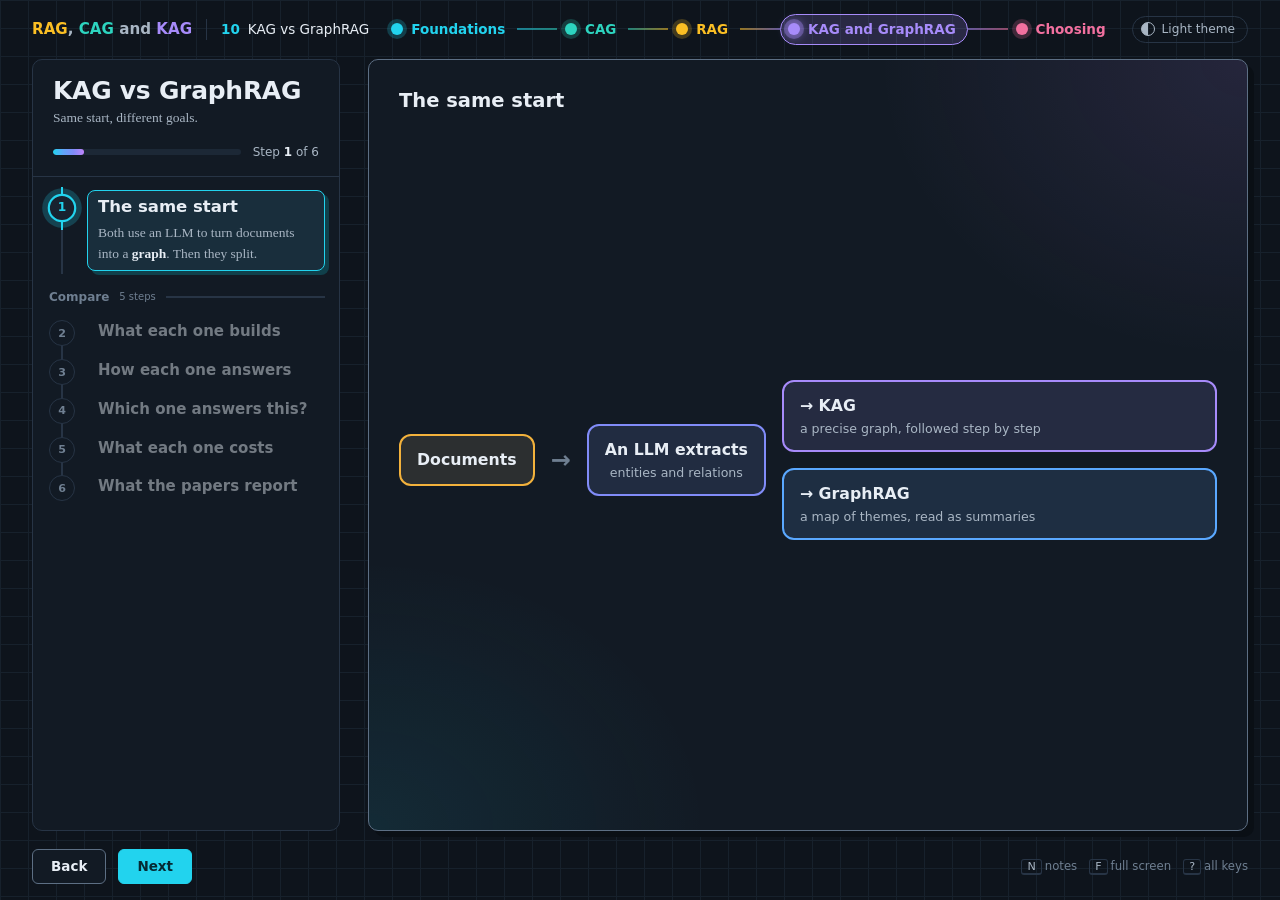
<file: 10-kag-vs-graphrag.html>
<!doctype html>
<html lang="en">
<head>
<meta charset="utf-8">
<meta name="viewport" content="width=device-width, initial-scale=1">
<title>KAG vs GraphRAG</title>
<link rel="stylesheet" href="assets/deck.css?v=8">
<style>
  /* =================== scene: client, network, server =================== */
  .scene {
    position: absolute;
    inset: 0;
    padding: 18px 22px 14px;
    display: grid;
    grid-template-columns: minmax(0, .8fr) minmax(110px, .34fr) minmax(0, 1.6fr);
    grid-template-rows: minmax(0, 1fr) auto;
    row-gap: 12px;
  }

  .box {
    min-height: 0;
    display: flex;
    flex-direction: column;
    background: var(--card);
    border: 1.5px solid var(--frame);
    border-radius: 10px;
    overflow: hidden;
  }
  .box-head {
    display: flex;
    align-items: baseline;
    gap: 10px;
    padding: 9px 14px 8px;
    border-bottom: 1.5px solid var(--rule);
    font-family: var(--font-ui);
  }
  .box-head b { font-size: 1.05em; }
  .box-head span { color: var(--ink-2); font-size: .8em; }
  .box.client { --tint: var(--c-history); }
  .box.server { --tint: var(--l3); }
  .box.client, .box.server {
    background: color-mix(in srgb, var(--tint) 5%, var(--card));
    border-color: color-mix(in srgb, var(--tint) 50%, var(--frame));
  }
  .box.client .box-head, .box.server .box-head {
    background: color-mix(in srgb, var(--tint) 13%, transparent);
    border-bottom-color: color-mix(in srgb, var(--tint) 30%, var(--rule));
  }

  /* ---------- client: the chat app ---------- */
  .sys-chip {
    margin: 10px 10px 0;
    padding: 5px 9px;
    border: 1.5px dashed var(--c-system);
    border-radius: 6px;
    font-family: var(--font-ui);
    font-size: .76em;
    color: var(--ink-2);
    display: flex;
    align-items: center;
    gap: 7px;
  }
  .sys-chip b { color: var(--ink); font-weight: 600; white-space: nowrap; }
  .sys-chip .sq { width: 10px; height: 10px; border-radius: 2px; background: var(--c-system); flex: none; }
  .sys-chip.pulse { animation: pulse 1.2s var(--ease) 2; }
  @keyframes pulse { 50% { background: color-mix(in srgb, var(--c-system) 20%, transparent); } }

  .conv-label {
    margin: 9px 10px 0;
    font-family: var(--font-ui);
    font-size: .74em;
    color: var(--ink-2);
    display: flex;
    gap: 7px;
    align-items: center;
  }
  .conv-label::before { content: ""; width: 10px; height: 10px; border-radius: 2px; background: var(--c-history); flex: none; }

  .chat {
    flex: 1;
    min-height: 0;
    overflow: hidden;
    display: flex;
    flex-direction: column;
    justify-content: flex-end;
    gap: 7px;
    margin: 6px 7px 7px;
    padding: 7px 5px;
    border-radius: 8px;
    border: 1.5px solid transparent;
    transition: border-color .4s, background .4s;
  }
  .chat.stored { border-color: var(--c-history); background: color-mix(in srgb, var(--c-history) 7%, transparent); }
  .chat.flash { animation: flash 1.1s var(--ease) 2; }
  @keyframes flash { 50% { background: color-mix(in srgb, var(--c-history) 22%, transparent); } }

  .msg {
    max-width: 90%;
    padding: 6px 10px;
    border-radius: 10px;
    font-size: .8em;
    line-height: 1.4;
    flex: none;
  }
  .msg.user { align-self: flex-end; background: var(--ink); color: var(--card); border-bottom-right-radius: 3px; }
  .msg.bot { align-self: flex-start; background: var(--sheet); border: 1.5px solid var(--rule); border-bottom-left-radius: 3px; }
  .msg.err { border-color: var(--c-danger); color: var(--c-danger); }
  .msg.more {
    align-self: stretch;
    max-width: none;
    text-align: center;
    font-family: var(--font-ui);
    font-size: .74em;
    color: var(--ink-2);
    padding: 4px 0;
    border-top: 1.5px dashed var(--rule);
    border-bottom: 1.5px dashed var(--rule);
    border-radius: 0;
  }
  .msg.file { display: flex; align-items: center; gap: 9px; font-family: var(--font-ui); }
  .msg.file small { display: block; opacity: .75; font-size: .85em; }
  .file-ic {
    width: 18px; height: 23px; flex: none;
    border: 1.5px solid currentColor;
    border-radius: 2px;
    background: linear-gradient(currentColor, currentColor) 3px 6px / 9px 1.5px no-repeat,
                linear-gradient(currentColor, currentColor) 3px 10px / 9px 1.5px no-repeat,
                linear-gradient(currentColor, currentColor) 3px 14px / 6px 1.5px no-repeat;
  }
  .msg[hidden] { display: none; }
  .msg.enter { animation: msgIn .4s var(--ease) both; }
  @keyframes msgIn {
    from { opacity: 0; transform: translateY(10px) scale(.97); }
    to { opacity: 1; transform: none; }
  }

  .input {
    margin: 0 10px 10px;
    display: flex;
    gap: 8px;
    align-items: center;
    border: 1.5px solid var(--rule);
    border-radius: 8px;
    padding: 5px 5px 5px 10px;
    min-height: 38px;
    font-size: .8em;
  }
  .input .txt { flex: 1; min-width: 0; color: var(--ink); white-space: nowrap; overflow: hidden; text-overflow: ellipsis; }
  .input .txt:empty:not(.typing)::before { content: "Ask the helpdesk"; color: var(--ink-3); }
  .input .txt.typing::after {
    content: "";
    display: inline-block;
    width: 2px; height: 1.05em;
    background: var(--ink);
    margin-left: 1px;
    vertical-align: -2px;
    animation: blink .8s steps(1) infinite;
  }
  @keyframes blink { 50% { opacity: 0; } }
  .input .send {
    font-family: var(--font-ui);
    font-weight: 600;
    font-size: .9em;
    background: var(--ink);
    color: var(--card);
    border-radius: 5px;
    padding: 4px 10px;
    transition: transform .15s;
  }
  .input .send.press { transform: scale(.88); }

  /* ---------- network between client and server ---------- */
  .wire { position: relative; }
  .lane {
    position: absolute;
    left: 4px; right: 4px;
    height: 2px;
    background: repeating-linear-gradient(90deg, var(--ink-3) 0 6px, transparent 6px 12px);
  }
  .lane.req { top: 30%; }
  .lane.res { top: 70%; }
  .lane.req::after, .lane.res::after { content: ""; position: absolute; top: -5px; border: 6px solid transparent; }
  .lane.req::after { right: -6px; border-left: 8px solid var(--ink-3); border-right: 0; }
  .lane.res::after { left: -6px; border-right: 8px solid var(--ink-3); border-left: 0; }
  .lane span {
    position: absolute;
    left: 50%;
    transform: translateX(-50%);
    font-family: var(--font-ui);
    font-size: .74em;
    color: var(--ink-3);
    white-space: nowrap;
  }
  .lane.req span { bottom: 8px; }
  .lane.res span { top: 8px; }
  .wire-cap {
    position: absolute;
    left: 0; right: 0; top: 50%;
    transform: translateY(-50%);
    text-align: center;
    font-family: var(--font-ui);
    font-size: .74em;
    color: var(--ink-3);
  }

  .packet {
    position: absolute;
    top: 30%;
    width: 184px;
    transform: translateY(-50%) scale(.9);
    opacity: 0;
    background: var(--card);
    border: 1.5px solid var(--frame);
    border-radius: 8px;
    box-shadow: 4px 4px 0 var(--shadow);
    padding: 7px 10px 6px;
    font-family: var(--font-ui);
    font-size: .74em;
    z-index: 5;
    left: -70px;
    transition: left 1.15s cubic-bezier(.55, .05, .3, 1), opacity .35s, transform .35s var(--ease);
  }
  .packet.on { opacity: 1; transform: translateY(-50%) scale(1); }
  .packet.at-server { left: calc(100% - 110px); }
  .packet.instant { transition: none; }
  .packet .ph { font-weight: 700; margin-bottom: 4px; display: flex; justify-content: space-between; }
  .packet .ph span { color: var(--ink-2); font-weight: 400; }
  .packet .row { display: grid; grid-template-columns: 10px 1fr auto; gap: 7px; align-items: center; padding: 1px 0; }
  .packet .row i { width: 10px; height: 10px; border-radius: 2px; }
  .packet .row b { font-weight: 400; color: var(--ink-2); font-variant-numeric: tabular-nums; }
  .packet .tot {
    margin-top: 4px;
    padding-top: 4px;
    border-top: 1.5px solid var(--rule);
    display: flex;
    justify-content: space-between;
    font-weight: 700;
    font-variant-numeric: tabular-nums;
  }

  .err-packet {
    position: absolute;
    top: 70%;
    left: calc(100% - 110px);
    width: 170px;
    transform: translateY(-50%);
    opacity: 0;
    background: var(--card);
    border: 2px solid var(--c-danger);
    color: var(--c-danger);
    border-radius: 8px;
    padding: 6px 9px;
    font-family: var(--font-ui);
    font-size: .74em;
    font-weight: 600;
    z-index: 5;
    transition: left 1s cubic-bezier(.55, .05, .3, 1), opacity .3s;
  }
  .err-packet.on { opacity: 1; }
  .err-packet.at-client { left: -60px; }
  .err-packet.instant { transition: none; }

  .stream { position: absolute; top: 70%; left: 4px; right: 4px; height: 0; opacity: 0; transition: opacity .3s; }
  .stream.on { opacity: 1; }
  .stream i {
    position: absolute;
    top: -6px;
    width: 12px; height: 12px;
    border-radius: 2px;
    background: var(--c-response);
    animation: flow 1s linear infinite;
  }
  .stream i:nth-child(2) { animation-delay: .25s; }
  .stream i:nth-child(3) { animation-delay: .5s; }
  .stream i:nth-child(4) { animation-delay: .75s; }
  .solo {
    position: absolute;
    top: calc(70% - 6px);
    left: calc(100% - 12px);
    width: 12px; height: 12px;
    border-radius: 2px;
    background: var(--c-response);
    opacity: 0;
    z-index: 4;
  }
  .solo.go { animation: flow 1s linear 1 both; }
  @keyframes flow {
    from { left: calc(100% - 12px); opacity: 0; }
    15% { opacity: 1; }
    85% { opacity: 1; }
    to { left: 0; opacity: 0; }
  }

  /* =================== server: the model =================== */
  .srv {
    flex: 1;
    min-height: 0;
    display: grid;
    grid-template-columns: auto minmax(0, 1fr) minmax(92px, auto);
    grid-template-rows: auto minmax(0, 1fr) minmax(0, .8fr) auto auto;
    grid-template-areas:
      "wl   status status"
      "win  net    out"
      "win  tray   tray"
      "win  cache  cache"
      "wu   meta   meta";
    column-gap: 14px;
    row-gap: 8px;
    padding: 10px 14px 10px;
    font-family: var(--font-ui);
  }
  .area-label { font-weight: 600; font-size: .8em; line-height: 1.2; }
  .area-label small { display: block; font-weight: 400; color: var(--ink-3); }

  /* context window column */
  .wl { grid-area: wl; align-self: end; }
  /* the column keeps 14% of its height free below the window, so an overflow always has room */
  .col {
    grid-area: win;
    position: relative;
    width: clamp(92px, 7.4vw, 140px);
  }
  .cw-box {
    position: absolute;
    left: 0; right: 0; top: 0;
    height: 86%;
    border: 2px solid var(--frame);
    border-radius: 6px;
    background: var(--cell-empty);
    transition: border-color .3s;
  }
  .col.over .cw-box { border-color: var(--c-danger); }
  .wu { grid-area: wu; font-size: .76em; color: var(--ink-2); }
  .wu b { color: var(--ink); font-size: 1.3em; font-variant-numeric: tabular-nums; }
  .wu.over b { color: var(--c-danger); }

  .seg {
    position: absolute;
    left: 3px; right: 3px;
    min-height: 5px;
    border-radius: 3px;
    color: var(--on-color);
    font-size: .66em;
    font-weight: 600;
    line-height: 1.2;
    padding: 3px 5px;
    overflow: hidden;
    white-space: nowrap;
    text-overflow: ellipsis;
    transition:
      height .6s var(--ease) var(--d, 0s),
      opacity .4s var(--ease) var(--d, 0s),
      transform .4s var(--ease) var(--d, 0s);
  }
  .seg.slow { transition: height var(--grow, 1.8s) linear; }
  .seg.leave { opacity: 0; transform: translateX(26px); }
  .seg.system { background: var(--c-system); }
  .seg.history { background: var(--c-history); }
  .seg.docs { background: var(--c-docs); }
  .seg.question { background: var(--c-question); }
  .seg.response { background: var(--c-response); }
  .seg.room {
    background: repeating-linear-gradient(135deg,
      color-mix(in srgb, var(--c-response) 30%, transparent) 0 3px, transparent 3px 6px);
    border: 1.5px dashed var(--c-response);
    color: var(--c-response);
  }
  .seg { z-index: 1; }
  .over-zone {
    position: absolute;
    left: 0; right: 0;
    top: 86%;
    height: 0;
    border: 2px dashed var(--c-danger);
    border-top: 0;
    border-radius: 0 0 6px 6px;
    background: repeating-linear-gradient(135deg,
      color-mix(in srgb, var(--c-danger) 30%, transparent) 0 4px, transparent 4px 8px);
    opacity: 0;
    z-index: 0;
    transition: opacity .4s, height .6s var(--ease);
  }
  .col.over .over-zone { opacity: 1; }

  /* status line */
  .status { grid-area: status; display: flex; align-items: center; gap: 8px; font-weight: 600; font-size: .86em; align-self: end; }
  .status i { width: 10px; height: 10px; border-radius: 50%; background: var(--ink-3); flex: none; }
  .status.reading i { background: var(--ink); animation: beat .7s ease-in-out infinite; }
  .status.writing i { background: var(--c-response); animation: beat .5s ease-in-out infinite; }
  .status.error { color: var(--c-danger); }
  .status.error i { background: var(--c-danger); }
  .status.idle { color: var(--ink-2); font-weight: 400; }
  .status.idle i { background: var(--accent); }
  @keyframes beat { 50% { transform: scale(1.5); opacity: .6; } }

  /* the neural network */
  .net { grid-area: net; position: relative; min-height: 0; }
  .net svg { position: absolute; inset: 0; width: 100%; height: 100%; overflow: visible; }
  /* each layer has its own colour; the reading wave takes it, the writing pass is pink */
  .net .n0, .net .e0, .net .lt0 { --lc: var(--l1); }
  .net .n1, .net .e1, .net .lt1 { --lc: var(--l2); }
  .net .n2, .net .e2, .net .lt2 { --lc: var(--l3); }
  .net .n3, .net .e3, .net .lt3, .net .e4 { --lc: var(--l4); }
  .net .n, .net .e { --wave: var(--lc); }
  .net.writing .n, .net.writing .e { --wave: var(--c-response); }
  .net .e { stroke: color-mix(in srgb, var(--lc) 22%, var(--rule)); stroke-width: 1; transition: stroke .2s, stroke-width .2s; }
  .net .e.hot { stroke: var(--wave); stroke-width: 1.7; }
  .net .n { fill: var(--card); stroke: color-mix(in srgb, var(--lc) 65%, var(--frame)); stroke-width: 1.8; transition: fill .2s, stroke .2s; }
  .net .n.hot { fill: var(--wave); stroke: var(--wave); filter: drop-shadow(0 0 4px color-mix(in srgb, var(--wave) 70%, transparent)); }
  .net .lt { font-family: var(--font-ui); font-size: 11px; font-weight: 700; fill: var(--lc); text-anchor: middle; }
  .net .loop { fill: none; stroke: var(--rule); stroke-width: 1.5; stroke-dasharray: 4 4; transition: stroke .2s; }
  .net .loop.hot { stroke: var(--c-response); animation: dash .5s linear infinite; }
  .net .loop-lab { font-family: var(--font-ui); font-size: 10px; fill: var(--ink-3); text-anchor: middle; }
  @keyframes dash { to { stroke-dashoffset: -16; } }
  .net .ft { opacity: 0; }
  .net.feeding .ft { animation: feed .8s linear infinite; }
  @keyframes feed {
    from { transform: translateX(-6px); opacity: 0; }
    25% { opacity: 1; }
    to { transform: translateX(46px); opacity: 0; }
  }
  .net.busy .n { animation: busy .24s ease-in-out infinite alternate; }
  .net.busy .n:nth-of-type(3n) { animation-delay: .08s; }
  .net.busy .n:nth-of-type(3n+1) { animation-delay: .16s; }
  @keyframes busy { to { fill: var(--c-response); stroke: var(--c-response); } }
  .net-note { position: absolute; left: 0; right: 0; bottom: -2px; text-align: center; font-size: .66em; color: var(--ink-3); }

  /* output */
  .out { grid-area: out; align-self: center; text-align: center; }
  .outbox {
    border: 2px solid var(--rule);
    border-radius: 8px;
    padding: 7px 8px 8px;
    background: var(--card);
    transition: border-color .3s;
  }
  .outbox.live { border-color: var(--c-response); }
  .outbox small { display: block; font-size: .7em; color: var(--ink-2); }
  .outbox b {
    display: block;
    min-height: 1.25em;
    font-size: 1.45em;
    line-height: 1.25;
    color: var(--c-response);
    white-space: pre;
  }
  .outbox b.pop { animation: pop .3s var(--ease); }
  @keyframes pop { from { transform: scale(.6); opacity: 0; } to { transform: none; opacity: 1; } }

  /* working values tray */
  .tray { grid-area: tray; min-height: 0; display: flex; flex-direction: column; gap: 5px; }
  .tray-head { display: flex; align-items: baseline; gap: 10px; font-size: .78em; white-space: nowrap; overflow: hidden; }
  .tray-head b { font-weight: 600; }
  .tray-head span { color: var(--ink-3); }
  .tray-head .same-note { color: var(--ink); display: none; align-items: center; gap: 6px; font-weight: 600; animation: capIn .4s var(--ease) both; }
  .tray.same .tray-head .sub { display: none; }
  .tray-head .same-note::before { content: ""; width: 16px; height: 10px; border: 2px dashed var(--ink); border-radius: 3px; }
  .tray.same .same-note { display: inline-flex; }
  .tray-rows {
    position: relative;
    flex: 1;
    min-height: 0;
    display: grid;
    grid-template-columns: 50px minmax(0, 1fr);
    grid-template-rows: repeat(4, minmax(0, 1fr));
    row-gap: 4px;
    column-gap: 8px;
    border: 1.5px dashed var(--rule);
    border-radius: 6px;
    padding: 6px 8px;
  }
  .tlab { font-size: .66em; font-weight: 700; color: var(--lc); align-self: center; text-align: right; white-space: nowrap; }
  .tlab::before {
    content: "";
    display: inline-block;
    width: 7px; height: 7px;
    border-radius: 50%;
    background: var(--lc);
    margin-right: 5px;
    vertical-align: 1px;
  }
  .tsegs { display: flex; gap: 2px; min-height: 0; border-radius: 3px; transition: box-shadow .2s; }
  .tsegs.read { box-shadow: 0 0 0 2px var(--c-response); }
  .tseg {
    --k: var(--ink-3);
    height: 100%;
    flex: none;
    border-radius: 2px;
    background-color: var(--k);
    background-image: repeating-linear-gradient(90deg, transparent 0 3px, color-mix(in srgb, var(--card) 45%, transparent) 3px 4px);
    transform: scaleX(0);
    transform-origin: left;
    transition: transform .45s var(--ease) var(--d, 0s), width var(--wdur, .5s) linear, opacity .4s;
  }
  .tseg.on { transform: scaleX(1); }
  .tseg.leave { opacity: 0; }
  .tray.instant .tseg { transition: none; }
  .tseg.system { --k: var(--c-system); }
  .tseg.history { --k: var(--c-history); }
  .tseg.question { --k: var(--c-question); }
  .tseg.response { --k: var(--c-response); }
  .same-wrap { grid-area: 1 / 2 / span 4 / 3; position: relative; pointer-events: none; }
  .same-box {
    position: absolute;
    left: -4px; top: -4px; bottom: -4px;
    border: 2px dashed var(--ink);
    border-radius: 5px;
    opacity: 0;
    transition: opacity .5s;
  }
  .tray.same .same-box { opacity: 1; }
  .tray-legend { display: flex; flex-wrap: wrap; gap: 4px 14px; font-size: .72em; color: var(--ink-2); min-height: 1.2em; }
  .tray-legend span { display: inline-flex; align-items: center; gap: 6px; }
  .tray-legend i { width: 9px; height: 9px; border-radius: 2px; }
  .tray-legend b { color: var(--ink); font-weight: 600; font-variant-numeric: tabular-nums; }

  /* counters */
  .meta { grid-area: meta; display: flex; align-items: baseline; gap: 6px 20px; flex-wrap: wrap; font-size: .76em; color: var(--ink-2); }
  .meta b { color: var(--ink); font-size: 1.45em; font-variant-numeric: tabular-nums; margin-left: 4px; }
  .meta .memo { margin-left: auto; }
  .meta .memo strong { color: var(--ink); }
  .memo.flash strong { animation: memoFlash 1.2s var(--ease) 2; }
  @keyframes memoFlash { 50% { color: var(--c-danger); } }

  /* ---------- callout row under the scene ---------- */
  .callout { grid-column: 1 / -1; position: relative; min-height: 60px; }
  .callout > div { position: absolute; inset: 0; display: flex; align-items: center; gap: 18px; }
  .callout .big {
    font-family: var(--font-ui);
    font-weight: 700;
    font-size: clamp(19px, 1.6vw, 29px);
    line-height: 1.15;
  }
  .callout .small { color: var(--ink-2); font-size: .9em; max-width: 60em; }
  .chips { display: flex; flex-wrap: wrap; gap: 4px; }
  .chip {
    font-family: var(--font-ui);
    font-size: .9em;
    padding: 2px 8px 3px;
    border-radius: 4px;
    border: 1.5px solid var(--c-question);
    background: color-mix(in srgb, var(--c-question) 14%, var(--card));
    white-space: pre;
  }
  .chip:nth-child(even) { background: var(--card); }
  .callout .eq { font-family: var(--font-ui); color: var(--ink-2); }
  .callout .eq b { color: var(--ink); }

  /* =================== chart layer (last step) =================== */
  .chart {
    display: grid;
    grid-template-rows: auto minmax(0, 1fr) auto auto;
    gap: 12px;
    font-family: var(--font-ui);
  }
  .chart-head { display: flex; align-items: baseline; justify-content: space-between; gap: 12px 24px; flex-wrap: wrap; }
  .chart-head h2 { margin: 0; font-size: 1.25em; }
  .chart-key { display: flex; gap: 18px; font-size: .82em; color: var(--ink-2); flex-wrap: wrap; }
  .chart-key span { display: inline-flex; align-items: center; gap: 7px; }
  .chart-key i { width: 14px; height: 14px; border-radius: 2px; }
  .hatch {
    background: repeating-linear-gradient(135deg, var(--ink-3) 0 3px, color-mix(in srgb, var(--ink-3) 35%, transparent) 3px 6px);
  }
  .plot { position: relative; min-height: 0; margin-left: 44px; border-left: 1.5px solid var(--frame); border-bottom: 1.5px solid var(--frame); }
  .gridline { position: absolute; left: 0; right: 0; border-top: 1px dashed var(--rule); }
  .gridline span { position: absolute; right: calc(100% + 8px); top: -.65em; font-size: .72em; color: var(--ink-3); font-variant-numeric: tabular-nums; }
  .bars { position: absolute; inset: 0 6px 0 6px; display: flex; align-items: flex-end; gap: 5px; }
  .bar {
    flex: 1;
    height: 100%;
    display: flex;
    flex-direction: column;
    justify-content: flex-end;
    transform: scaleY(0);
    transform-origin: bottom;
    transition: transform .55s var(--ease) calc(var(--i) * 45ms + .15s);
  }
  .chart.is-on .bar { transform: scaleY(1); }
  .bar .new { background: var(--c-question); border-radius: 2px 2px 0 0; }
  .xaxis { margin-left: 50px; margin-right: 6px; display: flex; gap: 5px; font-size: .72em; color: var(--ink-3); }
  .xaxis span { flex: 1; text-align: center; font-variant-numeric: tabular-nums; }
  .totals { display: flex; gap: 16px 40px; align-items: flex-end; flex-wrap: wrap; border-top: 1.5px solid var(--rule); padding-top: 12px; }
  .totals .t b { display: block; font-size: clamp(26px, 2.4vw, 42px); line-height: 1; font-variant-numeric: tabular-nums; }
  .totals .t span { font-size: .82em; color: var(--ink-2); }
  .totals .t.alt b { color: var(--ink-2); }
  .totals .foot { margin-left: auto; font-size: .76em; color: var(--ink-3); max-width: 22em; font-family: var(--font-text); }

  /* =================== page 02: prompt caching =================== */

  /* text served from cache: outlined in the cache colour */
  .seg.hit { box-shadow: inset 0 0 0 2.5px var(--c-cache); }
  .seg.date { background: var(--c-danger); }
  .tseg.date { --k: var(--c-danger); }
  .tseg.docs { --k: var(--c-docs); }
  .tseg.cached { box-shadow: 0 0 0 2px var(--c-cache); }
  .tseg.fromcache { animation: fromCache 1s var(--ease); }
  @keyframes fromCache {
    0% { transform: translateY(30px) scaleX(1); opacity: 0; }
    60% { opacity: 1; }
    100% { transform: none; }
  }

  /* the prompt cache: kept between requests */
  .cache {
    grid-area: cache;
    border: 2px dashed color-mix(in srgb, var(--c-cache) 55%, var(--rule));
    border-radius: 8px;
    padding: 6px 10px 8px;
    display: grid;
    gap: 5px;
    transition: border-color .3s, background .3s;
  }
  .cache.has { border-style: solid; border-color: var(--c-cache); background: color-mix(in srgb, var(--c-cache) 7%, transparent); }
  .cache-head { display: flex; align-items: baseline; gap: 10px; font-size: .78em; white-space: nowrap; overflow: hidden; }
  .cache-head b { color: var(--c-cache); font-weight: 700; }
  .cache-head span { color: var(--ink-2); overflow: hidden; text-overflow: ellipsis; }
  .cache-head .cache-flag, .cache-head .ttl, .cache-head b { flex: none; }
  .cache-head .ttl { margin-left: auto; color: var(--ink); font-weight: 700; font-variant-numeric: tabular-nums; }
  .cache-head .ttl.low { color: var(--c-danger); }
  .cache-bar { display: flex; gap: 2px; height: 16px; }
  .cseg {
    --k: var(--ink-3);
    height: 100%;
    border-radius: 2px;
    background-color: var(--k);
    background-image: repeating-linear-gradient(90deg, transparent 0 3px, color-mix(in srgb, var(--card) 45%, transparent) 3px 4px);
    transform: scaleX(0);
    transform-origin: left;
    transition: transform .6s var(--ease) var(--d, 0s), opacity .5s;
  }
  .cseg.on { transform: scaleX(1); }
  .cseg.instant { transition: none; }
  .cseg.leave { opacity: 0; }
  .cseg.system { --k: var(--c-system); }
  .cseg.docs { --k: var(--c-docs); }
  .cseg.history { --k: var(--c-history); }
  .cseg.question { --k: var(--c-question); }
  .cseg.date { --k: var(--c-danger); }
  .cache.hit { animation: cacheHit 1.1s var(--ease); }
  @keyframes cacheHit { 40% { box-shadow: 0 0 0 6px color-mix(in srgb, var(--c-cache) 35%, transparent); } }
  .cache.miss { animation: cacheMiss .7s var(--ease); border-color: var(--c-danger); }
  @keyframes cacheMiss {
    20% { transform: translateX(-5px); }
    40% { transform: translateX(4px); }
    60% { transform: translateX(-3px); }
    80% { transform: translateX(2px); }
  }
  .cache-flag {
    font-size: .74em;
    font-weight: 700;
    border-radius: 999px;
    padding: 0 8px 1px;
    opacity: 0;
    transition: opacity .3s;
  }
  .cache-flag.on { opacity: 1; }
  .cache-flag.hit { color: var(--on-color); background: var(--c-cache); }
  .cache-flag.miss { color: #fff; background: var(--c-danger); }
  .cache-flag.write { color: var(--c-cache); border: 1.5px solid var(--c-cache); }

  /* billing line */
  .meta .bill b { color: var(--c-cache); }
  .meta .bill small { color: var(--ink-3); margin-left: 4px; }

  /* the cache marker inside a request packet */
  .packet .mk {
    margin: 3px 0;
    border-top: 2px dashed var(--c-cache);
    color: var(--c-cache);
    font-size: .86em;
    font-weight: 700;
    padding-top: 1px;
  }
  .packet .row.d i { background: var(--c-danger); }

  /* the app's stable beginning, in the client */
  .sys-chip .policy { color: var(--c-docs); font-weight: 600; }

  /* clock shown while time passes */
  .clock {
    position: absolute;
    left: 36%; top: 42%;
    transform: translate(-50%, -50%) scale(.9);
    z-index: 6;
    background: var(--card);
    border: 2px solid var(--c-cache);
    border-radius: 12px;
    padding: 10px 18px;
    text-align: center;
    font-family: var(--font-ui);
    opacity: 0;
    pointer-events: none;
    transition: opacity .3s, transform .3s var(--ease);
  }
  .clock.on { opacity: 1; transform: translate(-50%, -50%); }
  .clock b { display: block; font-size: 1.8em; font-variant-numeric: tabular-nums; }
  .clock span { font-size: .8em; color: var(--ink-2); }

  /* =================== explainer layers =================== */
  .explain {
    display: grid;
    grid-template-rows: auto minmax(0, 1fr) auto;
    gap: 18px;
    font-family: var(--font-ui);
  }
  .explain h2 { margin: 0; font-size: 1.3em; }
  .explain .lead { margin: 4px 0 0; font-family: var(--font-text); color: var(--ink-2); max-width: 54em; }
  .explain .foot { font-size: .78em; color: var(--ink-3); font-family: var(--font-text); }

  .reqs { display: grid; gap: 26px; align-content: center; }
  .req { display: grid; grid-template-columns: 9.5em minmax(0, 1fr); gap: 16px; align-items: center; }
  .req-name { font-weight: 700; }
  .req-name small { display: block; font-weight: 400; color: var(--ink-2); font-size: .82em; }
  .rbar { position: relative; display: flex; gap: 2px; height: 48px; }
  .rbar > span {
    height: 100%;
    border-radius: 3px;
    display: flex;
    align-items: center;
    padding: 0 8px;
    font-size: .78em;
    font-weight: 600;
    color: var(--on-color);
    white-space: nowrap;
    overflow: hidden;
  }
  .rbar .system { background: var(--c-system); }
  .rbar .docs { background: var(--c-docs); }
  .rbar .history { background: var(--c-history); }
  .rbar .question { background: var(--c-question); }
  .rbar .date { background: var(--c-danger); color: #fff; }
  .rbar .tools { background: var(--c-tools); }
  .rbar .cachedpart { box-shadow: inset 0 0 0 3px var(--c-cache); }
  .rbar .missed { opacity: .45; }
  .rbar > .marker {
    overflow: visible;
    position: absolute;
    top: -12px; bottom: -12px;
    width: 0;
    border-left: 3px dashed var(--c-cache);
    padding: 0;
  }
  .rbar .marker::after {
    content: "cache marker";
    position: absolute;
    top: -18px; left: -40px;
    width: 80px;
    text-align: center;
    font-size: .72em;
    font-weight: 700;
    color: var(--c-cache);
  }
  .verdict { display: inline-flex; align-items: center; gap: 8px; font-weight: 700; margin-top: 8px; font-size: .9em; }
  .verdict.ok { color: var(--c-cache); }
  .verdict.bad { color: var(--c-danger); }
  .brace { display: flex; gap: 2px; margin-top: 6px; font-size: .76em; color: var(--ink-2); }
  .brace span { border-top: 2px solid currentColor; padding-top: 3px; text-align: center; }
  .brace .c { color: var(--c-cache); }
  .brace .n { color: var(--ink-2); }

  .rule-list { display: flex; flex-wrap: wrap; gap: 8px; align-items: center; font-size: .9em; }
  .rule-list .tk { background: var(--card); border: 1.5px solid var(--rule); border-radius: 6px; padding: 3px 9px; }
  .rule-list .arrow { color: var(--ink-3); }

  /* price table */
  .prices { width: 100%; border-collapse: collapse; font-size: .92em; align-self: center; }
  .prices th, .prices td { text-align: left; padding: 12px 14px; border-bottom: 1.5px solid var(--rule); vertical-align: top; }
  .prices th { font-size: .8em; color: var(--ink-2); font-weight: 600; }
  .prices td:first-child { font-weight: 700; white-space: nowrap; }
  .prices td b { color: var(--c-cache); }
  .prices td small { display: block; color: var(--ink-3); font-family: var(--font-text); margin-top: 2px; }

  /* the 20-question chart reuses page 01's chart styles */
  .bar-c .cachepart { background: color-mix(in srgb, var(--c-cache) 75%, var(--card)); }

  /* =================== page 10: KAG vs GraphRAG, in pictures =================== */
  .vs { display: grid; grid-template-columns: minmax(0, 1fr) minmax(0, 1fr); gap: 22px; min-height: 0; align-items: stretch; }
  .side { border: 1.5px solid color-mix(in srgb, var(--sc) 50%, var(--rule)); border-radius: 14px; background: color-mix(in srgb, var(--sc) 5%, var(--sheet)); padding: 12px 16px; display: grid; grid-template-rows: auto minmax(0, 1fr) auto; gap: 8px; min-height: 0; }
  .side.kag { --sc: var(--p-kag); }
  .side.gr { --sc: var(--c-history); }
  .side h3 { margin: 0; font-size: 1.15em; color: var(--sc); }
  .side .cap { font-family: var(--font-text); color: var(--ink-2); font-size: 1.02em; text-align: center; }
  .pic { width: 100%; height: 100%; min-height: 0; font-family: var(--font-ui); }
  .pic text { font-size: 11px; font-weight: 700; fill: var(--ink); }
  .pic .sm { font-size: 9.5px; fill: var(--ink-3); font-weight: 700; }
  .pic .e { stroke: var(--frame); stroke-width: 2.4; }
  .pic .n { fill: var(--card); stroke-width: 3.5; }
  .pic .lk { stroke: var(--ink-3); stroke-width: 1.2; stroke-dasharray: 3 3; }
  .pic .ck { fill: color-mix(in srgb, var(--c-docs) 14%, var(--card)); stroke: color-mix(in srgb, var(--c-docs) 70%, var(--rule)); }
  .pic .card { fill: var(--card); stroke-width: 1.5; }
  .pic .card:not([stroke]) { stroke: var(--frame); }
  .pic .hull { stroke-width: 2; stroke-dasharray: 6 4; }
  .pic .walk { stroke: var(--c-question); stroke-width: 7; stroke-linecap: round; opacity: .85; }
  .pic .ring { fill: none; stroke: var(--c-question); stroke-width: 3.5; }

  /* step 0: one start, two roads */
  .road { display: grid; grid-template-columns: repeat(3, auto) 1fr; align-items: center; gap: 16px; align-content: center; justify-content: center; }
  .stop { border: 2px solid var(--rc); border-radius: 12px; padding: 12px 16px; background: color-mix(in srgb, var(--rc) 9%, var(--card)); font-weight: 700; font-size: 1.05em; text-align: center; }
  .stop small { display: block; font-weight: 400; color: var(--ink-2); font-size: .8em; }
  .arr { font-size: 1.6em; color: var(--ink-3); font-weight: 700; }
  .fork { display: grid; gap: 16px; }
  .fork .stop { text-align: left; }

  /* step 3: which one answers this? */
  .sorter { display: grid; gap: 10px; align-content: center; }
  .qrow { display: grid; grid-template-columns: minmax(0, 1fr) 150px; gap: 14px; align-items: center; }
  .qrow .q { border: 1.5px solid var(--rule); border-radius: 10px; padding: 9px 14px; background: var(--card); font-family: var(--font-text); font-size: 1.05em; }
  .qrow .a { border-radius: 999px; padding: 6px 14px; text-align: center; font-weight: 700; color: var(--on-color); background: var(--ac); }

  /* step 4: effort as dots */
  .dots { display: grid; grid-template-columns: minmax(0, 1.2fr) minmax(0, 1fr) minmax(0, 1fr); gap: 10px 18px; align-items: center; align-content: center; font-size: 1.02em; }
  .dots .h { font-weight: 700; color: var(--ink-3); font-size: .85em; }
  .dots .h.kag { color: var(--p-kag); } .dots .h.gr { color: var(--c-history); }
  .dots .r { font-weight: 700; }
  .dots .r small { display: block; font-weight: 400; color: var(--ink-3); font-size: .8em; }
  .dots .v { display: flex; gap: 6px; align-items: center; }
  .dots .v i { width: 16px; height: 16px; border-radius: 50%; border: 2px solid var(--dc); }
  .dots .v i.f { background: var(--dc); }
  .dots .v span { font-size: .8em; color: var(--ink-2); margin-left: 6px; font-family: var(--font-text); }
  .dots .kag { --dc: var(--p-kag); } .dots .gr { --dc: var(--c-history); }

  /* step 5: what the papers report */
  .rep2 { display: grid; grid-template-columns: minmax(0, 1fr) minmax(0, 1fr); gap: 22px; align-content: center; }
  .rep2 .side { grid-template-rows: auto auto auto; align-content: start; }
  .bignum { font-size: clamp(34px, 3.6vw, 60px); font-weight: 700; line-height: 1; color: var(--sc); font-variant-numeric: tabular-nums; }
  .bars { display: grid; gap: 6px; }
  .bar { display: grid; grid-template-columns: 110px minmax(0, 1fr) 46px; gap: 8px; align-items: center; font-size: .9em; }
  .bar .t { height: 16px; border-radius: 4px; background: var(--bc); transform-origin: left; }
  .bar b { text-align: right; font-variant-numeric: tabular-nums; }
  .is-on .bar .t { animation: grow 1s var(--ease) both; animation-delay: var(--d, .3s); }
  @keyframes grow { from { transform: scaleX(0); } }
  .caveat { font-family: var(--font-text); color: var(--ink-2); font-size: .9em; }
</style>
</head>
<body data-prev="09-graphrag.html" data-next="11-graph-limits.html" data-topic="10">
<div class="deck">
  <header class="topbar">
    <span class="sec">10</span>
    <span class="name">KAG vs GraphRAG</span>
    <span class="spacer"></span>
    <a href="index.html">Agenda</a>
  </header>

  <main class="layout tl">
    <aside class="tl-col">
      <div class="tl-head">
        <h1>KAG vs GraphRAG</h1>
        <p class="sub">Same start, different goals.</p>
      </div>
      <ol id="timeline" class="timeline"></ol>
    </aside>

    <section class="stage" aria-label="Animation">

      <!-- 0: one start, two roads -->
      <div class="layer explain" data-show="0">
        <div><h2>The same start</h2></div>
        <div class="road">
          <div class="stop" style="--rc:var(--c-docs)" data-show="0" data-anim="left">Documents</div>
          <span class="arr" data-show="0" style="--delay:.3s">→</span>
          <div class="stop" data-show="0" data-anim="left" style="--rc:var(--l3);--delay:.4s">An LLM extracts<small>entities and relations</small></div>
          <div class="fork">
            <div class="stop" data-show="0" data-anim="left" style="--rc:var(--p-kag);--delay:.9s">→ KAG<small>a precise graph, followed step by step</small></div>
            <div class="stop" data-show="0" data-anim="left" style="--rc:var(--c-history);--delay:1.2s">→ GraphRAG<small>a map of themes, read as summaries</small></div>
          </div>
        </div>
        <div></div>
      </div>

      <!-- 1: what each builds -->
      <div class="layer explain" data-show="1">
        <div><h2>What each one builds</h2></div>
        <div class="vs">
          <div class="side kag" data-show="1" data-anim="up">
            <h3>KAG</h3>
            <svg class="pic" viewBox="0 0 360 210" preserveAspectRatio="xMidYMid meet" aria-label="A typed graph under a schema, each node linked to its text">
              <rect class="card" x="8" y="8" width="132" height="58" rx="8"/>
              <text x="18" y="27">Schema</text>
              <circle cx="24" cy="46" r="6" fill="var(--c-history)"/><text class="sm" x="34" y="49">Person</text>
              <circle cx="82" cy="46" r="6" fill="var(--c-docs)"/><text class="sm" x="92" y="49">Team</text>
              <line class="e" x1="60" y1="130" x2="180" y2="130"/><line class="e" x1="180" y1="130" x2="300" y2="130"/><line class="e" x1="300" y1="130" x2="300" y2="58"/>
              <text class="sm" x="120" y="122" text-anchor="middle" style="fill:var(--p-kag)">works in</text>
              <text class="sm" x="240" y="122" text-anchor="middle" style="fill:var(--p-kag)">managed by</text>
              <text class="sm" x="308" y="98" style="fill:var(--p-kag)">is a</text>
              <line class="lk" x1="60" y1="140" x2="60" y2="166"/><line class="lk" x1="180" y1="140" x2="180" y2="166"/><line class="lk" x1="300" y1="140" x2="300" y2="166"/>
              <rect class="ck" x="30" y="166" width="60" height="16" rx="3"/><rect class="ck" x="150" y="166" width="60" height="16" rx="3"/><rect class="ck" x="270" y="166" width="60" height="16" rx="3"/>
              <text class="sm" x="60" y="178" text-anchor="middle">text</text><text class="sm" x="180" y="178" text-anchor="middle">text</text><text class="sm" x="300" y="178" text-anchor="middle">text</text>
              <circle class="n" cx="60" cy="130" r="10" stroke="var(--c-history)"/><circle class="n" cx="180" cy="130" r="10" stroke="var(--c-docs)"/><circle class="n" cx="300" cy="130" r="10" stroke="var(--c-history)"/><circle class="n" cx="300" cy="48" r="10" stroke="var(--c-system)"/>
              <text x="60" y="110" text-anchor="middle">Omar</text><text x="180" y="110" text-anchor="middle">Sales</text><text x="262" y="110" text-anchor="middle">Sara</text><text x="250" y="52" text-anchor="middle">Line manager</text>
            </svg>
            <div class="cap">Typed facts under a schema, each linked to its text</div>
          </div>
          <div class="side gr" data-show="1" data-anim="up" style="--delay:.25s">
            <h3>GraphRAG</h3>
            <svg class="pic" viewBox="0 0 360 210" preserveAspectRatio="xMidYMid meet" aria-label="Clusters of entities, each with a written report">
              <ellipse class="hull" cx="70" cy="62" rx="58" ry="44" fill="color-mix(in srgb, var(--c-danger) 12%, transparent)" stroke="var(--c-danger)"/>
              <ellipse class="hull" cx="170" cy="70" rx="50" ry="40" fill="color-mix(in srgb, var(--c-history) 12%, transparent)" stroke="var(--c-history)"/>
              <ellipse class="hull" cx="110" cy="158" rx="60" ry="40" fill="color-mix(in srgb, var(--c-system) 12%, transparent)" stroke="var(--c-system)"/>
              <g fill="var(--c-danger)"><circle cx="55" cy="50" r="5"/><circle cx="80" cy="72" r="5"/><circle cx="70" cy="40" r="5"/><circle cx="95" cy="55" r="5"/></g>
              <g fill="var(--c-history)"><circle cx="160" cy="60" r="5"/><circle cx="185" cy="80" r="5"/><circle cx="175" cy="50" r="5"/></g>
              <g fill="var(--c-system)"><circle cx="95" cy="150" r="5"/><circle cx="120" cy="168" r="5"/><circle cx="130" cy="145" r="5"/></g>
              <rect class="card" x="236" y="20" width="112" height="44" rx="7" stroke="var(--c-danger)"/><text x="246" y="38">Workload</text><text class="sm" x="246" y="54">report · 8.5</text>
              <rect class="card" x="236" y="76" width="112" height="44" rx="7" stroke="var(--c-history)"/><text x="246" y="94">Remote tools</text><text class="sm" x="246" y="110">report · 8.0</text>
              <rect class="card" x="236" y="132" width="112" height="44" rx="7" stroke="var(--c-system)"/><text x="246" y="150">Career</text><text class="sm" x="246" y="166">report · 6.5</text>
            </svg>
            <div class="cap">Communities of entities, each with a written report</div>
          </div>
        </div>
        <div></div>
      </div>

      <!-- 2: how each answers -->
      <div class="layer explain" data-show="2">
        <div><h2>How each one answers</h2></div>
        <div class="vs">
          <div class="side kag" data-show="2" data-anim="up">
            <h3>"Who approves Omar's carry-over?"</h3>
            <svg class="pic" viewBox="0 0 360 170" preserveAspectRatio="xMidYMid meet" aria-label="The answer follows a path: Omar, Sales team, Sara Ahmed">
              <line class="e" x1="50" y1="90" x2="180" y2="90"/><line class="e" x1="180" y1="90" x2="310" y2="90"/>
              <line class="walk" x1="50" y1="90" x2="180" y2="90" data-show="2" style="--delay:.7s"/>
              <line class="walk" x1="180" y1="90" x2="310" y2="90" data-show="2" style="--delay:1.4s"/>
              <circle class="n" cx="50" cy="90" r="11" stroke="var(--c-history)"/><circle class="n" cx="180" cy="90" r="11" stroke="var(--c-docs)"/><circle class="n" cx="310" cy="90" r="11" stroke="var(--c-history)"/>
              <circle class="ring" cx="310" cy="90" r="19" data-show="2" style="--delay:2s"/>
              <text x="50" y="68" text-anchor="middle">Omar</text><text x="180" y="68" text-anchor="middle">Sales team</text><text x="310" y="68" text-anchor="middle">Sara Ahmed</text>
            </svg>
            <div class="cap" data-show="2" style="--delay:2.3s"><b style="color:var(--p-kag)">One exact answer</b>, by following a path</div>
          </div>
          <div class="side gr" data-show="2" data-anim="up" style="--delay:.25s">
            <h3>"What are the main complaints?"</h3>
            <svg class="pic" viewBox="0 0 360 170" preserveAspectRatio="xMidYMid meet" aria-label="Every report answers; the best answers are merged">
              <g data-show="2" style="--delay:.5s"><rect class="card" x="10" y="14" width="76" height="34" rx="6" stroke="var(--c-danger)"/><text class="sm" x="48" y="35" text-anchor="middle">Workload 88</text></g>
              <g data-show="2" style="--delay:.7s"><rect class="card" x="96" y="14" width="76" height="34" rx="6" stroke="var(--c-history)"/><text class="sm" x="134" y="35" text-anchor="middle">Tools 81</text></g>
              <g data-show="2" style="--delay:.9s"><rect class="card" x="182" y="14" width="76" height="34" rx="6" stroke="var(--c-system)"/><text class="sm" x="220" y="35" text-anchor="middle">Career 64</text></g>
              <g data-show="2" style="--delay:1.1s"><rect class="card" x="268" y="14" width="80" height="34" rx="6" stroke="var(--c-tools)" stroke-dasharray="4 3"/><text class="sm" x="308" y="35" text-anchor="middle">Parking 6</text></g>
              <g data-show="2" style="--delay:1.6s"><line class="e" x1="48" y1="50" x2="170" y2="104"/><line class="e" x1="134" y1="50" x2="175" y2="104"/><line class="e" x1="220" y1="50" x2="185" y2="104"/></g>
              <g data-show="2" style="--delay:2s"><rect class="card" x="105" y="104" width="150" height="56" rx="8" stroke="var(--c-question)"/><text x="180" y="124" text-anchor="middle">1 Workload</text><text x="180" y="140" text-anchor="middle">2 Remote tools</text><text x="180" y="155" text-anchor="middle" class="sm">3 Career …</text></g>
            </svg>
            <div class="cap" data-show="2" style="--delay:2.3s"><b style="color:var(--c-history)">The big picture</b>, by merging summaries</div>
          </div>
        </div>
        <div></div>
      </div>

      <!-- 3: which one answers this? -->
      <div class="layer explain" data-show="3">
        <div><h2>Which one answers this?</h2></div>
        <div class="sorter">
          <div class="qrow" data-show="3" data-anim="left"><div class="q">Who approves Omar's carry-over request?</div><div class="a" data-show="3" style="--ac:var(--p-kag);--delay:.5s">KAG</div></div>
          <div class="qrow" data-show="3" data-anim="left" style="--delay:.8s"><div class="q">What are the main complaints in three years of feedback?</div><div class="a" style="--ac:var(--c-history)" data-show="3">GraphRAG</div></div>
          <div class="qrow" data-show="3" data-anim="left" style="--delay:1.6s"><div class="q">How many teams average more than 10 unused leave days?</div><div class="a" style="--ac:var(--p-kag)" data-show="3">KAG</div></div>
          <div class="qrow" data-show="3" data-anim="left" style="--delay:2.4s"><div class="q">What themes come up in exit interviews?</div><div class="a" style="--ac:var(--c-history)" data-show="3">GraphRAG</div></div>
          <div class="qrow" data-show="3" data-anim="left" style="--delay:3.2s"><div class="q">How do I set up the VPN on a new laptop?</div><div class="a" style="--ac:var(--p-rag)" data-show="3">Plain RAG</div></div>
        </div>
        <div class="foot">Connected facts, rules or numbers: KAG. Themes across everything: GraphRAG. One passage holds the answer: plain RAG is enough.</div>
      </div>

      <!-- 4: effort -->
      <div class="layer explain" data-show="4">
        <div><h2>What each one costs</h2></div>
        <div class="dots">
          <span></span><span class="h kag">KAG</span><span class="h gr">GraphRAG</span>
          <span class="r" data-show="4">Experts design a schema</span>
          <span class="v kag" data-show="4" style="--delay:.15s"><i class="f"></i><i class="f"></i><i class="f"></i><span>required</span></span>
          <span class="v gr" data-show="4" style="--delay:.25s"><i></i><i></i><i></i><span>not needed</span></span>
          <span class="r" data-show="4" style="--delay:.5s">LLM work to build</span>
          <span class="v kag" data-show="4" style="--delay:.65s"><i class="f"></i><i class="f"></i><i class="f"></i><span>extract, align</span></span>
          <span class="v gr" data-show="4" style="--delay:.75s"><i class="f"></i><i class="f"></i><i class="f"></i><span>extract, summarise, reports</span></span>
          <span class="r" data-show="4" style="--delay:1s">LLM calls per question</span>
          <span class="v kag" data-show="4" style="--delay:1.15s"><i class="f"></i><i class="f"></i><i></i><span>plan, read, answer</span></span>
          <span class="v gr" data-show="4" style="--delay:1.25s"><i class="f"></i><i class="f"></i><i class="f"></i><span>one per batch of reports</span></span>
          <span class="r" data-show="4" style="--delay:1.5s">Keeping it current</span>
          <span class="v kag" data-show="4" style="--delay:1.65s"><i class="f"></i><i></i><i></i><span>re-extract, re-align</span></span>
          <span class="v gr" data-show="4" style="--delay:1.75s"><i class="f"></i><i></i><i></i><span>communities shift</span></span>
        </div>
        <div class="foot">Filled dots mean more. Our reading of the two papers and projects, not measurements.</div>
      </div>

      <!-- 5: what the papers report -->
      <div class="layer explain" data-show="5">
        <div><h2>What the papers report</h2></div>
        <div class="rep2">
          <div class="side kag" data-show="5" data-anim="up">
            <h3>KAG · multi-hop questions (F1)</h3>
            <div class="bars">
              <div class="bar"><span>HotpotQA</span><i class="t" style="--bc:var(--p-kag);width:76.2%;--d:.3s"></i><b>76.2</b></div>
              <div class="bar"><span>best baseline</span><i class="t" style="--bc:var(--ink-3);width:63.7%;--d:.4s"></i><b>63.7</b></div>
              <div class="bar"><span>2Wiki</span><i class="t" style="--bc:var(--p-kag);width:76.2%;--d:.6s"></i><b>76.2</b></div>
              <div class="bar"><span>best baseline</span><i class="t" style="--bc:var(--ink-3);width:57.1%;--d:.7s"></i><b>57.1</b></div>
              <div class="bar"><span>MuSiQue</span><i class="t" style="--bc:var(--p-kag);width:48.7%;--d:.9s"></i><b>48.7</b></div>
              <div class="bar"><span>best baseline</span><i class="t" style="--bc:var(--ink-3);width:36.5%;--d:1s"></i><b>36.5</b></div>
            </div>
            <div class="caveat">Against IRCoT + HippoRAG, same LLM. The best setting leans on chunk retrieval too.</div>
          </div>
          <div class="side gr" data-show="5" data-anim="up" style="--delay:.25s">
            <h3>GraphRAG · preferred over plain RAG</h3>
            <div class="bignum" data-show="5" style="--delay:.6s">72–83%</div>
            <div class="caveat" data-show="5" style="--delay:.7s">of comparisons on comprehensiveness, and 62–82% on diversity, for whole-collection questions over about a million tokens.</div>
            <div class="caveat" data-show="5" style="--delay:.9s">Judged by an LLM, with no reference answers.</div>
          </div>
        </div>
        <div class="foot">The two were never benchmarked against each other.</div>
      </div>

    </section>
  </main>
</div>

<script src="assets/session.js?v=8"></script>
<script src="assets/deck.js?v=6"></script>
<script>
  Deck.init({
    groupColors: { "Compare": "var(--p-kag)" },
    steps: [
      { title: "The same start", body: `<p>Both use an LLM to turn documents into a <strong>graph</strong>. Then they split.</p>`, notes: `<ul><li>Keep this page light: the details were on 08 and 09.</li></ul>` },
      { group: "Compare", title: "What each one builds", body: `<p>KAG: <strong>typed facts</strong> under a schema. GraphRAG: <strong>communities</strong>, each with a report.</p>`, notes: `<ul><li>Point at the schema card on the left; GraphRAG has none.</li></ul>` },
      { group: "Compare", title: "How each one answers", body: `<p>KAG <strong>follows a path</strong> to one exact answer. GraphRAG <strong>merges summaries</strong> into the big picture.</p>`, notes: `<ul><li>Same documents could feed both; the question decides.</li></ul>` },
      { group: "Compare", title: "Which one answers this?", body: `<p>Five questions, sorted by the kind of answer they need.</p>`, notes: `<ul><li>Ask the room before each answer appears.</li></ul>` },
      { group: "Compare", title: "What each one costs", body: `<p>KAG needs <strong>experts</strong> for the schema. Both need a lot of <strong>LLM work</strong> to build and to keep current.</p>`, notes: `<ul><li>The dots are a judgement, not a measurement.</li></ul>` },
      { group: "Compare", title: "What the papers report", body: `<p>Each beat plain retrieval on its own kind of question. They were <strong>never compared</strong> with each other.</p>`,
        notes: `<ul><li>KAG: Table 8, DeepSeek-V2, against IRCoT + HippoRAG. GraphRAG: LLM-judged head-to-head comparisons, so treat as directional.</li><li>Next: where both stop working.</li></ul>` },
    ],
  });
</script>
</body>
</html>
</file>
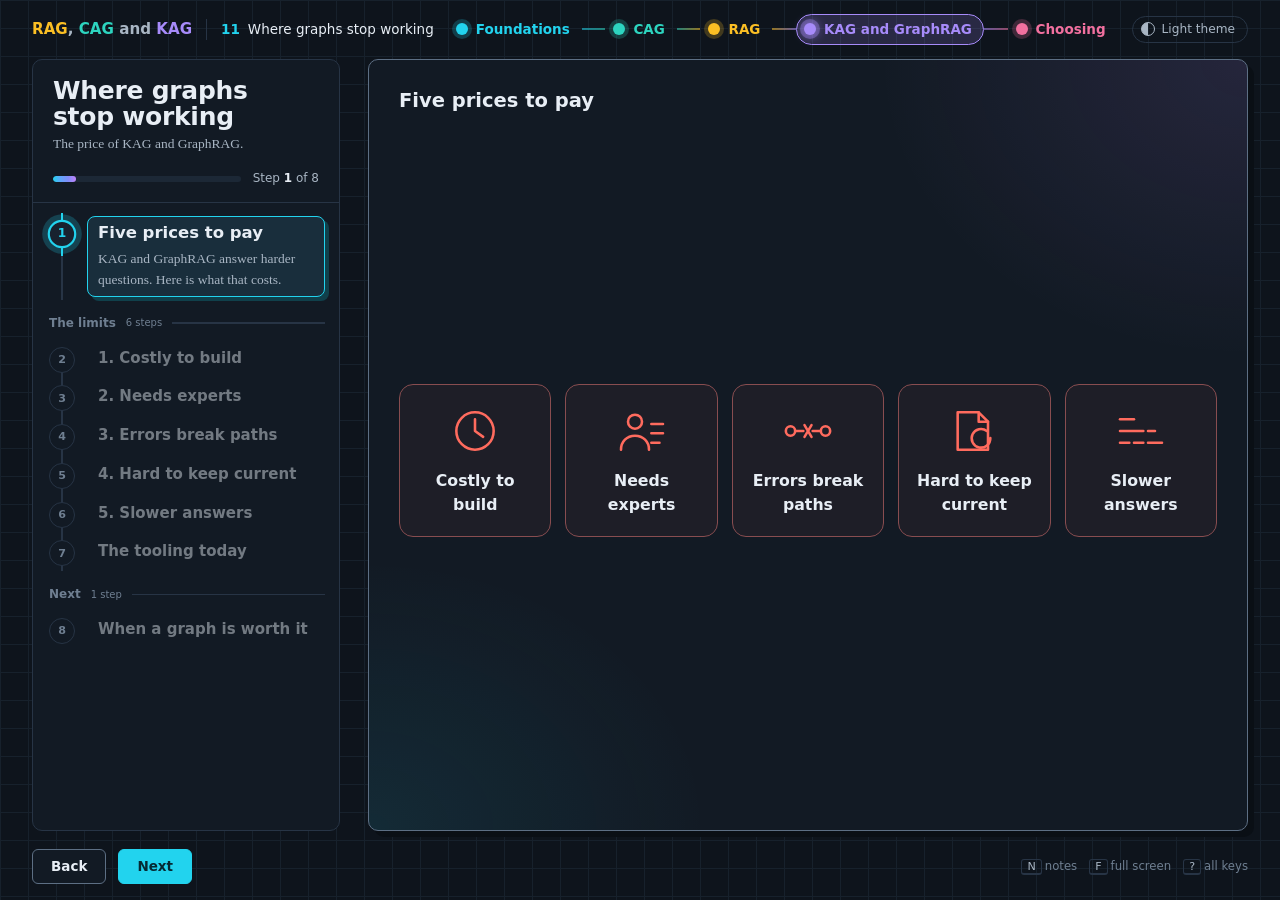
<file: 11-graph-limits.html>
<!doctype html>
<html lang="en">
<head>
<meta charset="utf-8">
<meta name="viewport" content="width=device-width, initial-scale=1">
<title>Where Graphs Stop Working</title>
<link rel="stylesheet" href="assets/deck.css?v=8">
<style>
  /* =================== scene: client, network, server =================== */
  .scene {
    position: absolute;
    inset: 0;
    padding: 18px 22px 14px;
    display: grid;
    grid-template-columns: minmax(0, .8fr) minmax(110px, .34fr) minmax(0, 1.6fr);
    grid-template-rows: minmax(0, 1fr) auto;
    row-gap: 12px;
  }

  .box {
    min-height: 0;
    display: flex;
    flex-direction: column;
    background: var(--card);
    border: 1.5px solid var(--frame);
    border-radius: 10px;
    overflow: hidden;
  }
  .box-head {
    display: flex;
    align-items: baseline;
    gap: 10px;
    padding: 9px 14px 8px;
    border-bottom: 1.5px solid var(--rule);
    font-family: var(--font-ui);
  }
  .box-head b { font-size: 1.05em; }
  .box-head span { color: var(--ink-2); font-size: .8em; }
  .box.client { --tint: var(--c-history); }
  .box.server { --tint: var(--l3); }
  .box.client, .box.server {
    background: color-mix(in srgb, var(--tint) 5%, var(--card));
    border-color: color-mix(in srgb, var(--tint) 50%, var(--frame));
  }
  .box.client .box-head, .box.server .box-head {
    background: color-mix(in srgb, var(--tint) 13%, transparent);
    border-bottom-color: color-mix(in srgb, var(--tint) 30%, var(--rule));
  }

  /* ---------- client: the chat app ---------- */
  .sys-chip {
    margin: 10px 10px 0;
    padding: 5px 9px;
    border: 1.5px dashed var(--c-system);
    border-radius: 6px;
    font-family: var(--font-ui);
    font-size: .76em;
    color: var(--ink-2);
    display: flex;
    align-items: center;
    gap: 7px;
  }
  .sys-chip b { color: var(--ink); font-weight: 600; white-space: nowrap; }
  .sys-chip .sq { width: 10px; height: 10px; border-radius: 2px; background: var(--c-system); flex: none; }
  .sys-chip.pulse { animation: pulse 1.2s var(--ease) 2; }
  @keyframes pulse { 50% { background: color-mix(in srgb, var(--c-system) 20%, transparent); } }

  .conv-label {
    margin: 9px 10px 0;
    font-family: var(--font-ui);
    font-size: .74em;
    color: var(--ink-2);
    display: flex;
    gap: 7px;
    align-items: center;
  }
  .conv-label::before { content: ""; width: 10px; height: 10px; border-radius: 2px; background: var(--c-history); flex: none; }

  .chat {
    flex: 1;
    min-height: 0;
    overflow: hidden;
    display: flex;
    flex-direction: column;
    justify-content: flex-end;
    gap: 7px;
    margin: 6px 7px 7px;
    padding: 7px 5px;
    border-radius: 8px;
    border: 1.5px solid transparent;
    transition: border-color .4s, background .4s;
  }
  .chat.stored { border-color: var(--c-history); background: color-mix(in srgb, var(--c-history) 7%, transparent); }
  .chat.flash { animation: flash 1.1s var(--ease) 2; }
  @keyframes flash { 50% { background: color-mix(in srgb, var(--c-history) 22%, transparent); } }

  .msg {
    max-width: 90%;
    padding: 6px 10px;
    border-radius: 10px;
    font-size: .8em;
    line-height: 1.4;
    flex: none;
  }
  .msg.user { align-self: flex-end; background: var(--ink); color: var(--card); border-bottom-right-radius: 3px; }
  .msg.bot { align-self: flex-start; background: var(--sheet); border: 1.5px solid var(--rule); border-bottom-left-radius: 3px; }
  .msg.err { border-color: var(--c-danger); color: var(--c-danger); }
  .msg.more {
    align-self: stretch;
    max-width: none;
    text-align: center;
    font-family: var(--font-ui);
    font-size: .74em;
    color: var(--ink-2);
    padding: 4px 0;
    border-top: 1.5px dashed var(--rule);
    border-bottom: 1.5px dashed var(--rule);
    border-radius: 0;
  }
  .msg.file { display: flex; align-items: center; gap: 9px; font-family: var(--font-ui); }
  .msg.file small { display: block; opacity: .75; font-size: .85em; }
  .file-ic {
    width: 18px; height: 23px; flex: none;
    border: 1.5px solid currentColor;
    border-radius: 2px;
    background: linear-gradient(currentColor, currentColor) 3px 6px / 9px 1.5px no-repeat,
                linear-gradient(currentColor, currentColor) 3px 10px / 9px 1.5px no-repeat,
                linear-gradient(currentColor, currentColor) 3px 14px / 6px 1.5px no-repeat;
  }
  .msg[hidden] { display: none; }
  .msg.enter { animation: msgIn .4s var(--ease) both; }
  @keyframes msgIn {
    from { opacity: 0; transform: translateY(10px) scale(.97); }
    to { opacity: 1; transform: none; }
  }

  .input {
    margin: 0 10px 10px;
    display: flex;
    gap: 8px;
    align-items: center;
    border: 1.5px solid var(--rule);
    border-radius: 8px;
    padding: 5px 5px 5px 10px;
    min-height: 38px;
    font-size: .8em;
  }
  .input .txt { flex: 1; min-width: 0; color: var(--ink); white-space: nowrap; overflow: hidden; text-overflow: ellipsis; }
  .input .txt:empty:not(.typing)::before { content: "Ask the helpdesk"; color: var(--ink-3); }
  .input .txt.typing::after {
    content: "";
    display: inline-block;
    width: 2px; height: 1.05em;
    background: var(--ink);
    margin-left: 1px;
    vertical-align: -2px;
    animation: blink .8s steps(1) infinite;
  }
  @keyframes blink { 50% { opacity: 0; } }
  .input .send {
    font-family: var(--font-ui);
    font-weight: 600;
    font-size: .9em;
    background: var(--ink);
    color: var(--card);
    border-radius: 5px;
    padding: 4px 10px;
    transition: transform .15s;
  }
  .input .send.press { transform: scale(.88); }

  /* ---------- network between client and server ---------- */
  .wire { position: relative; }
  .lane {
    position: absolute;
    left: 4px; right: 4px;
    height: 2px;
    background: repeating-linear-gradient(90deg, var(--ink-3) 0 6px, transparent 6px 12px);
  }
  .lane.req { top: 30%; }
  .lane.res { top: 70%; }
  .lane.req::after, .lane.res::after { content: ""; position: absolute; top: -5px; border: 6px solid transparent; }
  .lane.req::after { right: -6px; border-left: 8px solid var(--ink-3); border-right: 0; }
  .lane.res::after { left: -6px; border-right: 8px solid var(--ink-3); border-left: 0; }
  .lane span {
    position: absolute;
    left: 50%;
    transform: translateX(-50%);
    font-family: var(--font-ui);
    font-size: .74em;
    color: var(--ink-3);
    white-space: nowrap;
  }
  .lane.req span { bottom: 8px; }
  .lane.res span { top: 8px; }
  .wire-cap {
    position: absolute;
    left: 0; right: 0; top: 50%;
    transform: translateY(-50%);
    text-align: center;
    font-family: var(--font-ui);
    font-size: .74em;
    color: var(--ink-3);
  }

  .packet {
    position: absolute;
    top: 30%;
    width: 184px;
    transform: translateY(-50%) scale(.9);
    opacity: 0;
    background: var(--card);
    border: 1.5px solid var(--frame);
    border-radius: 8px;
    box-shadow: 4px 4px 0 var(--shadow);
    padding: 7px 10px 6px;
    font-family: var(--font-ui);
    font-size: .74em;
    z-index: 5;
    left: -70px;
    transition: left 1.15s cubic-bezier(.55, .05, .3, 1), opacity .35s, transform .35s var(--ease);
  }
  .packet.on { opacity: 1; transform: translateY(-50%) scale(1); }
  .packet.at-server { left: calc(100% - 110px); }
  .packet.instant { transition: none; }
  .packet .ph { font-weight: 700; margin-bottom: 4px; display: flex; justify-content: space-between; }
  .packet .ph span { color: var(--ink-2); font-weight: 400; }
  .packet .row { display: grid; grid-template-columns: 10px 1fr auto; gap: 7px; align-items: center; padding: 1px 0; }
  .packet .row i { width: 10px; height: 10px; border-radius: 2px; }
  .packet .row b { font-weight: 400; color: var(--ink-2); font-variant-numeric: tabular-nums; }
  .packet .tot {
    margin-top: 4px;
    padding-top: 4px;
    border-top: 1.5px solid var(--rule);
    display: flex;
    justify-content: space-between;
    font-weight: 700;
    font-variant-numeric: tabular-nums;
  }

  .err-packet {
    position: absolute;
    top: 70%;
    left: calc(100% - 110px);
    width: 170px;
    transform: translateY(-50%);
    opacity: 0;
    background: var(--card);
    border: 2px solid var(--c-danger);
    color: var(--c-danger);
    border-radius: 8px;
    padding: 6px 9px;
    font-family: var(--font-ui);
    font-size: .74em;
    font-weight: 600;
    z-index: 5;
    transition: left 1s cubic-bezier(.55, .05, .3, 1), opacity .3s;
  }
  .err-packet.on { opacity: 1; }
  .err-packet.at-client { left: -60px; }
  .err-packet.instant { transition: none; }

  .stream { position: absolute; top: 70%; left: 4px; right: 4px; height: 0; opacity: 0; transition: opacity .3s; }
  .stream.on { opacity: 1; }
  .stream i {
    position: absolute;
    top: -6px;
    width: 12px; height: 12px;
    border-radius: 2px;
    background: var(--c-response);
    animation: flow 1s linear infinite;
  }
  .stream i:nth-child(2) { animation-delay: .25s; }
  .stream i:nth-child(3) { animation-delay: .5s; }
  .stream i:nth-child(4) { animation-delay: .75s; }
  .solo {
    position: absolute;
    top: calc(70% - 6px);
    left: calc(100% - 12px);
    width: 12px; height: 12px;
    border-radius: 2px;
    background: var(--c-response);
    opacity: 0;
    z-index: 4;
  }
  .solo.go { animation: flow 1s linear 1 both; }
  @keyframes flow {
    from { left: calc(100% - 12px); opacity: 0; }
    15% { opacity: 1; }
    85% { opacity: 1; }
    to { left: 0; opacity: 0; }
  }

  /* =================== server: the model =================== */
  .srv {
    flex: 1;
    min-height: 0;
    display: grid;
    grid-template-columns: auto minmax(0, 1fr) minmax(92px, auto);
    grid-template-rows: auto minmax(0, 1fr) minmax(0, .8fr) auto auto;
    grid-template-areas:
      "wl   status status"
      "win  net    out"
      "win  tray   tray"
      "win  cache  cache"
      "wu   meta   meta";
    column-gap: 14px;
    row-gap: 8px;
    padding: 10px 14px 10px;
    font-family: var(--font-ui);
  }
  .area-label { font-weight: 600; font-size: .8em; line-height: 1.2; }
  .area-label small { display: block; font-weight: 400; color: var(--ink-3); }

  /* context window column */
  .wl { grid-area: wl; align-self: end; }
  /* the column keeps 14% of its height free below the window, so an overflow always has room */
  .col {
    grid-area: win;
    position: relative;
    width: clamp(92px, 7.4vw, 140px);
  }
  .cw-box {
    position: absolute;
    left: 0; right: 0; top: 0;
    height: 86%;
    border: 2px solid var(--frame);
    border-radius: 6px;
    background: var(--cell-empty);
    transition: border-color .3s;
  }
  .col.over .cw-box { border-color: var(--c-danger); }
  .wu { grid-area: wu; font-size: .76em; color: var(--ink-2); }
  .wu b { color: var(--ink); font-size: 1.3em; font-variant-numeric: tabular-nums; }
  .wu.over b { color: var(--c-danger); }

  .seg {
    position: absolute;
    left: 3px; right: 3px;
    min-height: 5px;
    border-radius: 3px;
    color: var(--on-color);
    font-size: .66em;
    font-weight: 600;
    line-height: 1.2;
    padding: 3px 5px;
    overflow: hidden;
    white-space: nowrap;
    text-overflow: ellipsis;
    transition:
      height .6s var(--ease) var(--d, 0s),
      opacity .4s var(--ease) var(--d, 0s),
      transform .4s var(--ease) var(--d, 0s);
  }
  .seg.slow { transition: height var(--grow, 1.8s) linear; }
  .seg.leave { opacity: 0; transform: translateX(26px); }
  .seg.system { background: var(--c-system); }
  .seg.history { background: var(--c-history); }
  .seg.docs { background: var(--c-docs); }
  .seg.question { background: var(--c-question); }
  .seg.response { background: var(--c-response); }
  .seg.room {
    background: repeating-linear-gradient(135deg,
      color-mix(in srgb, var(--c-response) 30%, transparent) 0 3px, transparent 3px 6px);
    border: 1.5px dashed var(--c-response);
    color: var(--c-response);
  }
  .seg { z-index: 1; }
  .over-zone {
    position: absolute;
    left: 0; right: 0;
    top: 86%;
    height: 0;
    border: 2px dashed var(--c-danger);
    border-top: 0;
    border-radius: 0 0 6px 6px;
    background: repeating-linear-gradient(135deg,
      color-mix(in srgb, var(--c-danger) 30%, transparent) 0 4px, transparent 4px 8px);
    opacity: 0;
    z-index: 0;
    transition: opacity .4s, height .6s var(--ease);
  }
  .col.over .over-zone { opacity: 1; }

  /* status line */
  .status { grid-area: status; display: flex; align-items: center; gap: 8px; font-weight: 600; font-size: .86em; align-self: end; }
  .status i { width: 10px; height: 10px; border-radius: 50%; background: var(--ink-3); flex: none; }
  .status.reading i { background: var(--ink); animation: beat .7s ease-in-out infinite; }
  .status.writing i { background: var(--c-response); animation: beat .5s ease-in-out infinite; }
  .status.error { color: var(--c-danger); }
  .status.error i { background: var(--c-danger); }
  .status.idle { color: var(--ink-2); font-weight: 400; }
  .status.idle i { background: var(--accent); }
  @keyframes beat { 50% { transform: scale(1.5); opacity: .6; } }

  /* the neural network */
  .net { grid-area: net; position: relative; min-height: 0; }
  .net svg { position: absolute; inset: 0; width: 100%; height: 100%; overflow: visible; }
  /* each layer has its own colour; the reading wave takes it, the writing pass is pink */
  .net .n0, .net .e0, .net .lt0 { --lc: var(--l1); }
  .net .n1, .net .e1, .net .lt1 { --lc: var(--l2); }
  .net .n2, .net .e2, .net .lt2 { --lc: var(--l3); }
  .net .n3, .net .e3, .net .lt3, .net .e4 { --lc: var(--l4); }
  .net .n, .net .e { --wave: var(--lc); }
  .net.writing .n, .net.writing .e { --wave: var(--c-response); }
  .net .e { stroke: color-mix(in srgb, var(--lc) 22%, var(--rule)); stroke-width: 1; transition: stroke .2s, stroke-width .2s; }
  .net .e.hot { stroke: var(--wave); stroke-width: 1.7; }
  .net .n { fill: var(--card); stroke: color-mix(in srgb, var(--lc) 65%, var(--frame)); stroke-width: 1.8; transition: fill .2s, stroke .2s; }
  .net .n.hot { fill: var(--wave); stroke: var(--wave); filter: drop-shadow(0 0 4px color-mix(in srgb, var(--wave) 70%, transparent)); }
  .net .lt { font-family: var(--font-ui); font-size: 11px; font-weight: 700; fill: var(--lc); text-anchor: middle; }
  .net .loop { fill: none; stroke: var(--rule); stroke-width: 1.5; stroke-dasharray: 4 4; transition: stroke .2s; }
  .net .loop.hot { stroke: var(--c-response); animation: dash .5s linear infinite; }
  .net .loop-lab { font-family: var(--font-ui); font-size: 10px; fill: var(--ink-3); text-anchor: middle; }
  @keyframes dash { to { stroke-dashoffset: -16; } }
  .net .ft { opacity: 0; }
  .net.feeding .ft { animation: feed .8s linear infinite; }
  @keyframes feed {
    from { transform: translateX(-6px); opacity: 0; }
    25% { opacity: 1; }
    to { transform: translateX(46px); opacity: 0; }
  }
  .net.busy .n { animation: busy .24s ease-in-out infinite alternate; }
  .net.busy .n:nth-of-type(3n) { animation-delay: .08s; }
  .net.busy .n:nth-of-type(3n+1) { animation-delay: .16s; }
  @keyframes busy { to { fill: var(--c-response); stroke: var(--c-response); } }
  .net-note { position: absolute; left: 0; right: 0; bottom: -2px; text-align: center; font-size: .66em; color: var(--ink-3); }

  /* output */
  .out { grid-area: out; align-self: center; text-align: center; }
  .outbox {
    border: 2px solid var(--rule);
    border-radius: 8px;
    padding: 7px 8px 8px;
    background: var(--card);
    transition: border-color .3s;
  }
  .outbox.live { border-color: var(--c-response); }
  .outbox small { display: block; font-size: .7em; color: var(--ink-2); }
  .outbox b {
    display: block;
    min-height: 1.25em;
    font-size: 1.45em;
    line-height: 1.25;
    color: var(--c-response);
    white-space: pre;
  }
  .outbox b.pop { animation: pop .3s var(--ease); }
  @keyframes pop { from { transform: scale(.6); opacity: 0; } to { transform: none; opacity: 1; } }

  /* working values tray */
  .tray { grid-area: tray; min-height: 0; display: flex; flex-direction: column; gap: 5px; }
  .tray-head { display: flex; align-items: baseline; gap: 10px; font-size: .78em; white-space: nowrap; overflow: hidden; }
  .tray-head b { font-weight: 600; }
  .tray-head span { color: var(--ink-3); }
  .tray-head .same-note { color: var(--ink); display: none; align-items: center; gap: 6px; font-weight: 600; animation: capIn .4s var(--ease) both; }
  .tray.same .tray-head .sub { display: none; }
  .tray-head .same-note::before { content: ""; width: 16px; height: 10px; border: 2px dashed var(--ink); border-radius: 3px; }
  .tray.same .same-note { display: inline-flex; }
  .tray-rows {
    position: relative;
    flex: 1;
    min-height: 0;
    display: grid;
    grid-template-columns: 50px minmax(0, 1fr);
    grid-template-rows: repeat(4, minmax(0, 1fr));
    row-gap: 4px;
    column-gap: 8px;
    border: 1.5px dashed var(--rule);
    border-radius: 6px;
    padding: 6px 8px;
  }
  .tlab { font-size: .66em; font-weight: 700; color: var(--lc); align-self: center; text-align: right; white-space: nowrap; }
  .tlab::before {
    content: "";
    display: inline-block;
    width: 7px; height: 7px;
    border-radius: 50%;
    background: var(--lc);
    margin-right: 5px;
    vertical-align: 1px;
  }
  .tsegs { display: flex; gap: 2px; min-height: 0; border-radius: 3px; transition: box-shadow .2s; }
  .tsegs.read { box-shadow: 0 0 0 2px var(--c-response); }
  .tseg {
    --k: var(--ink-3);
    height: 100%;
    flex: none;
    border-radius: 2px;
    background-color: var(--k);
    background-image: repeating-linear-gradient(90deg, transparent 0 3px, color-mix(in srgb, var(--card) 45%, transparent) 3px 4px);
    transform: scaleX(0);
    transform-origin: left;
    transition: transform .45s var(--ease) var(--d, 0s), width var(--wdur, .5s) linear, opacity .4s;
  }
  .tseg.on { transform: scaleX(1); }
  .tseg.leave { opacity: 0; }
  .tray.instant .tseg { transition: none; }
  .tseg.system { --k: var(--c-system); }
  .tseg.history { --k: var(--c-history); }
  .tseg.question { --k: var(--c-question); }
  .tseg.response { --k: var(--c-response); }
  .same-wrap { grid-area: 1 / 2 / span 4 / 3; position: relative; pointer-events: none; }
  .same-box {
    position: absolute;
    left: -4px; top: -4px; bottom: -4px;
    border: 2px dashed var(--ink);
    border-radius: 5px;
    opacity: 0;
    transition: opacity .5s;
  }
  .tray.same .same-box { opacity: 1; }
  .tray-legend { display: flex; flex-wrap: wrap; gap: 4px 14px; font-size: .72em; color: var(--ink-2); min-height: 1.2em; }
  .tray-legend span { display: inline-flex; align-items: center; gap: 6px; }
  .tray-legend i { width: 9px; height: 9px; border-radius: 2px; }
  .tray-legend b { color: var(--ink); font-weight: 600; font-variant-numeric: tabular-nums; }

  /* counters */
  .meta { grid-area: meta; display: flex; align-items: baseline; gap: 6px 20px; flex-wrap: wrap; font-size: .76em; color: var(--ink-2); }
  .meta b { color: var(--ink); font-size: 1.45em; font-variant-numeric: tabular-nums; margin-left: 4px; }
  .meta .memo { margin-left: auto; }
  .meta .memo strong { color: var(--ink); }
  .memo.flash strong { animation: memoFlash 1.2s var(--ease) 2; }
  @keyframes memoFlash { 50% { color: var(--c-danger); } }

  /* ---------- callout row under the scene ---------- */
  .callout { grid-column: 1 / -1; position: relative; min-height: 60px; }
  .callout > div { position: absolute; inset: 0; display: flex; align-items: center; gap: 18px; }
  .callout .big {
    font-family: var(--font-ui);
    font-weight: 700;
    font-size: clamp(19px, 1.6vw, 29px);
    line-height: 1.15;
  }
  .callout .small { color: var(--ink-2); font-size: .9em; max-width: 60em; }
  .chips { display: flex; flex-wrap: wrap; gap: 4px; }
  .chip {
    font-family: var(--font-ui);
    font-size: .9em;
    padding: 2px 8px 3px;
    border-radius: 4px;
    border: 1.5px solid var(--c-question);
    background: color-mix(in srgb, var(--c-question) 14%, var(--card));
    white-space: pre;
  }
  .chip:nth-child(even) { background: var(--card); }
  .callout .eq { font-family: var(--font-ui); color: var(--ink-2); }
  .callout .eq b { color: var(--ink); }

  /* =================== chart layer (last step) =================== */
  .chart {
    display: grid;
    grid-template-rows: auto minmax(0, 1fr) auto auto;
    gap: 12px;
    font-family: var(--font-ui);
  }
  .chart-head { display: flex; align-items: baseline; justify-content: space-between; gap: 12px 24px; flex-wrap: wrap; }
  .chart-head h2 { margin: 0; font-size: 1.25em; }
  .chart-key { display: flex; gap: 18px; font-size: .82em; color: var(--ink-2); flex-wrap: wrap; }
  .chart-key span { display: inline-flex; align-items: center; gap: 7px; }
  .chart-key i { width: 14px; height: 14px; border-radius: 2px; }
  .hatch {
    background: repeating-linear-gradient(135deg, var(--ink-3) 0 3px, color-mix(in srgb, var(--ink-3) 35%, transparent) 3px 6px);
  }
  .plot { position: relative; min-height: 0; margin-left: 44px; border-left: 1.5px solid var(--frame); border-bottom: 1.5px solid var(--frame); }
  .gridline { position: absolute; left: 0; right: 0; border-top: 1px dashed var(--rule); }
  .gridline span { position: absolute; right: calc(100% + 8px); top: -.65em; font-size: .72em; color: var(--ink-3); font-variant-numeric: tabular-nums; }
  .bars { position: absolute; inset: 0 6px 0 6px; display: flex; align-items: flex-end; gap: 5px; }
  .bar {
    flex: 1;
    height: 100%;
    display: flex;
    flex-direction: column;
    justify-content: flex-end;
    transform: scaleY(0);
    transform-origin: bottom;
    transition: transform .55s var(--ease) calc(var(--i) * 45ms + .15s);
  }
  .chart.is-on .bar { transform: scaleY(1); }
  .bar .new { background: var(--c-question); border-radius: 2px 2px 0 0; }
  .xaxis { margin-left: 50px; margin-right: 6px; display: flex; gap: 5px; font-size: .72em; color: var(--ink-3); }
  .xaxis span { flex: 1; text-align: center; font-variant-numeric: tabular-nums; }
  .totals { display: flex; gap: 16px 40px; align-items: flex-end; flex-wrap: wrap; border-top: 1.5px solid var(--rule); padding-top: 12px; }
  .totals .t b { display: block; font-size: clamp(26px, 2.4vw, 42px); line-height: 1; font-variant-numeric: tabular-nums; }
  .totals .t span { font-size: .82em; color: var(--ink-2); }
  .totals .t.alt b { color: var(--ink-2); }
  .totals .foot { margin-left: auto; font-size: .76em; color: var(--ink-3); max-width: 22em; font-family: var(--font-text); }

  /* =================== page 02: prompt caching =================== */

  /* text served from cache: outlined in the cache colour */
  .seg.hit { box-shadow: inset 0 0 0 2.5px var(--c-cache); }
  .seg.date { background: var(--c-danger); }
  .tseg.date { --k: var(--c-danger); }
  .tseg.docs { --k: var(--c-docs); }
  .tseg.cached { box-shadow: 0 0 0 2px var(--c-cache); }
  .tseg.fromcache { animation: fromCache 1s var(--ease); }
  @keyframes fromCache {
    0% { transform: translateY(30px) scaleX(1); opacity: 0; }
    60% { opacity: 1; }
    100% { transform: none; }
  }

  /* the prompt cache: kept between requests */
  .cache {
    grid-area: cache;
    border: 2px dashed color-mix(in srgb, var(--c-cache) 55%, var(--rule));
    border-radius: 8px;
    padding: 6px 10px 8px;
    display: grid;
    gap: 5px;
    transition: border-color .3s, background .3s;
  }
  .cache.has { border-style: solid; border-color: var(--c-cache); background: color-mix(in srgb, var(--c-cache) 7%, transparent); }
  .cache-head { display: flex; align-items: baseline; gap: 10px; font-size: .78em; white-space: nowrap; overflow: hidden; }
  .cache-head b { color: var(--c-cache); font-weight: 700; }
  .cache-head span { color: var(--ink-2); overflow: hidden; text-overflow: ellipsis; }
  .cache-head .cache-flag, .cache-head .ttl, .cache-head b { flex: none; }
  .cache-head .ttl { margin-left: auto; color: var(--ink); font-weight: 700; font-variant-numeric: tabular-nums; }
  .cache-head .ttl.low { color: var(--c-danger); }
  .cache-bar { display: flex; gap: 2px; height: 16px; }
  .cseg {
    --k: var(--ink-3);
    height: 100%;
    border-radius: 2px;
    background-color: var(--k);
    background-image: repeating-linear-gradient(90deg, transparent 0 3px, color-mix(in srgb, var(--card) 45%, transparent) 3px 4px);
    transform: scaleX(0);
    transform-origin: left;
    transition: transform .6s var(--ease) var(--d, 0s), opacity .5s;
  }
  .cseg.on { transform: scaleX(1); }
  .cseg.instant { transition: none; }
  .cseg.leave { opacity: 0; }
  .cseg.system { --k: var(--c-system); }
  .cseg.docs { --k: var(--c-docs); }
  .cseg.history { --k: var(--c-history); }
  .cseg.question { --k: var(--c-question); }
  .cseg.date { --k: var(--c-danger); }
  .cache.hit { animation: cacheHit 1.1s var(--ease); }
  @keyframes cacheHit { 40% { box-shadow: 0 0 0 6px color-mix(in srgb, var(--c-cache) 35%, transparent); } }
  .cache.miss { animation: cacheMiss .7s var(--ease); border-color: var(--c-danger); }
  @keyframes cacheMiss {
    20% { transform: translateX(-5px); }
    40% { transform: translateX(4px); }
    60% { transform: translateX(-3px); }
    80% { transform: translateX(2px); }
  }
  .cache-flag {
    font-size: .74em;
    font-weight: 700;
    border-radius: 999px;
    padding: 0 8px 1px;
    opacity: 0;
    transition: opacity .3s;
  }
  .cache-flag.on { opacity: 1; }
  .cache-flag.hit { color: var(--on-color); background: var(--c-cache); }
  .cache-flag.miss { color: #fff; background: var(--c-danger); }
  .cache-flag.write { color: var(--c-cache); border: 1.5px solid var(--c-cache); }

  /* billing line */
  .meta .bill b { color: var(--c-cache); }
  .meta .bill small { color: var(--ink-3); margin-left: 4px; }

  /* the cache marker inside a request packet */
  .packet .mk {
    margin: 3px 0;
    border-top: 2px dashed var(--c-cache);
    color: var(--c-cache);
    font-size: .86em;
    font-weight: 700;
    padding-top: 1px;
  }
  .packet .row.d i { background: var(--c-danger); }

  /* the app's stable beginning, in the client */
  .sys-chip .policy { color: var(--c-docs); font-weight: 600; }

  /* clock shown while time passes */
  .clock {
    position: absolute;
    left: 36%; top: 42%;
    transform: translate(-50%, -50%) scale(.9);
    z-index: 6;
    background: var(--card);
    border: 2px solid var(--c-cache);
    border-radius: 12px;
    padding: 10px 18px;
    text-align: center;
    font-family: var(--font-ui);
    opacity: 0;
    pointer-events: none;
    transition: opacity .3s, transform .3s var(--ease);
  }
  .clock.on { opacity: 1; transform: translate(-50%, -50%); }
  .clock b { display: block; font-size: 1.8em; font-variant-numeric: tabular-nums; }
  .clock span { font-size: .8em; color: var(--ink-2); }

  /* =================== explainer layers =================== */
  .explain {
    display: grid;
    grid-template-rows: auto minmax(0, 1fr) auto;
    gap: 18px;
    font-family: var(--font-ui);
  }
  .explain h2 { margin: 0; font-size: 1.3em; }
  .explain .lead { margin: 4px 0 0; font-family: var(--font-text); color: var(--ink-2); max-width: 54em; }
  .explain .foot { font-size: .78em; color: var(--ink-3); font-family: var(--font-text); }

  .reqs { display: grid; gap: 26px; align-content: center; }
  .req { display: grid; grid-template-columns: 9.5em minmax(0, 1fr); gap: 16px; align-items: center; }
  .req-name { font-weight: 700; }
  .req-name small { display: block; font-weight: 400; color: var(--ink-2); font-size: .82em; }
  .rbar { position: relative; display: flex; gap: 2px; height: 48px; }
  .rbar > span {
    height: 100%;
    border-radius: 3px;
    display: flex;
    align-items: center;
    padding: 0 8px;
    font-size: .78em;
    font-weight: 600;
    color: var(--on-color);
    white-space: nowrap;
    overflow: hidden;
  }
  .rbar .system { background: var(--c-system); }
  .rbar .docs { background: var(--c-docs); }
  .rbar .history { background: var(--c-history); }
  .rbar .question { background: var(--c-question); }
  .rbar .date { background: var(--c-danger); color: #fff; }
  .rbar .tools { background: var(--c-tools); }
  .rbar .cachedpart { box-shadow: inset 0 0 0 3px var(--c-cache); }
  .rbar .missed { opacity: .45; }
  .rbar > .marker {
    overflow: visible;
    position: absolute;
    top: -12px; bottom: -12px;
    width: 0;
    border-left: 3px dashed var(--c-cache);
    padding: 0;
  }
  .rbar .marker::after {
    content: "cache marker";
    position: absolute;
    top: -18px; left: -40px;
    width: 80px;
    text-align: center;
    font-size: .72em;
    font-weight: 700;
    color: var(--c-cache);
  }
  .verdict { display: inline-flex; align-items: center; gap: 8px; font-weight: 700; margin-top: 8px; font-size: .9em; }
  .verdict.ok { color: var(--c-cache); }
  .verdict.bad { color: var(--c-danger); }
  .brace { display: flex; gap: 2px; margin-top: 6px; font-size: .76em; color: var(--ink-2); }
  .brace span { border-top: 2px solid currentColor; padding-top: 3px; text-align: center; }
  .brace .c { color: var(--c-cache); }
  .brace .n { color: var(--ink-2); }

  .rule-list { display: flex; flex-wrap: wrap; gap: 8px; align-items: center; font-size: .9em; }
  .rule-list .tk { background: var(--card); border: 1.5px solid var(--rule); border-radius: 6px; padding: 3px 9px; }
  .rule-list .arrow { color: var(--ink-3); }

  /* price table */
  .prices { width: 100%; border-collapse: collapse; font-size: .92em; align-self: center; }
  .prices th, .prices td { text-align: left; padding: 12px 14px; border-bottom: 1.5px solid var(--rule); vertical-align: top; }
  .prices th { font-size: .8em; color: var(--ink-2); font-weight: 600; }
  .prices td:first-child { font-weight: 700; white-space: nowrap; }
  .prices td b { color: var(--c-cache); }
  .prices td small { display: block; color: var(--ink-3); font-family: var(--font-text); margin-top: 2px; }

  /* the 20-question chart reuses page 01's chart styles */
  .bar-c .cachepart { background: color-mix(in srgb, var(--c-cache) 75%, var(--card)); }

  /* =================== page 11: where graphs stop working, in pictures =================== */
  .tiles { display: grid; grid-template-columns: repeat(5, minmax(0, 1fr)); gap: 14px; align-content: center; }
  .tile2 { border: 1.5px solid color-mix(in srgb, var(--c-danger) 45%, var(--rule)); border-radius: 14px; background: color-mix(in srgb, var(--c-danger) 5%, var(--sheet)); padding: 18px 12px; display: grid; justify-items: center; gap: 10px; text-align: center; font-weight: 700; font-size: 1.05em; }
  .tile2 svg { width: 56px; height: 56px; fill: none; stroke: var(--c-danger); stroke-width: 2.2; stroke-linecap: round; stroke-linejoin: round; }

  /* LLM calls per chunk */
  .calls { display: grid; gap: 26px; align-content: center; }
  .crow { display: grid; grid-template-columns: 120px minmax(0, 1fr) 210px; gap: 14px; align-items: center; }
  .crow .nm { font-weight: 700; font-size: 1.1em; color: var(--pc); }
  .crow .sum { font-family: var(--font-text); color: var(--ink-2); }
  .chunks8 { display: flex; gap: 14px; align-items: flex-end; flex-wrap: wrap; }
  .c8 { display: grid; justify-items: center; gap: 3px; }
  .c8 > i { width: 42px; height: 32px; border-radius: 4px; background: color-mix(in srgb, var(--c-docs) 35%, var(--card)); border: 1.5px solid var(--c-docs); }
  .c8 .dots { display: flex; gap: 3px; min-height: 14px; }
  .c8 .dots b { width: 13px; height: 13px; border-radius: 50%; background: var(--l3); }
  .extra { display: flex; gap: 3px; align-items: center; margin-left: 6px; padding-left: 10px; border-left: 2px dashed var(--rule); }
  .extra b { width: 15px; height: 15px; border-radius: 50%; background: var(--l3); }
  .extra small { font-size: .78em; color: var(--ink-3); margin-left: 4px; }
  .legend { display: flex; gap: 16px; align-items: center; font-size: .86em; color: var(--ink-2); }
  .legend b { display: inline-block; width: 10px; height: 10px; border-radius: 50%; background: var(--l3); margin-right: 5px; }
  .legend i { display: inline-block; width: 14px; height: 11px; border-radius: 3px; background: color-mix(in srgb, var(--c-docs) 35%, var(--card)); border: 1.5px solid var(--c-docs); margin-right: 5px; vertical-align: -1px; }

  /* schema vs free extraction */
  .vs { display: grid; grid-template-columns: minmax(0, 1fr) minmax(0, 1fr); gap: 22px; min-height: 0; }
  .box3 { border: 1.5px solid var(--bc); border-radius: 14px; background: color-mix(in srgb, var(--bc) 5%, var(--sheet)); padding: 10px 14px; display: grid; grid-template-rows: auto minmax(0, 1fr) auto; gap: 6px; min-height: 0; }
  .box3 h3 { margin: 0; font-size: 1.08em; color: var(--bc); }
  .box3 .cap { text-align: center; font-family: var(--font-text); color: var(--ink-2); }
  .pic { width: 100%; height: 100%; min-height: 0; font-family: var(--font-ui); }
  .pic text { font-size: 11px; font-weight: 700; fill: var(--ink); }
  .pic .sm { font-size: 9.5px; fill: var(--ink-3); }
  .pic .e { stroke: var(--frame); stroke-width: 2.2; }
  .pic .n { fill: var(--card); stroke-width: 3; }
  .stats { display: flex; gap: 34px; justify-content: center; }
  .stats div { text-align: center; }
  .stats b { display: block; font-size: clamp(26px, 2.4vw, 40px); line-height: 1; color: var(--p-kag); font-variant-numeric: tabular-nums; }
  .stats span { color: var(--ink-2); font-size: .86em; }

  /* broken path */
  .broken .e { stroke: var(--frame); stroke-width: 3; }
  .broken .gap { stroke: var(--c-danger); stroke-width: 3; stroke-dasharray: 6 6; }
  .broken .walk { stroke: var(--c-question); stroke-width: 7; stroke-linecap: round; opacity: .85; }
  .broken .stopx { stroke: var(--c-danger); stroke-width: 4; stroke-linecap: round; }
  .broken .bad { stroke: var(--c-danger); stroke-dasharray: 4 3; }
  .chain { display: flex; align-items: center; justify-content: center; gap: 12px; font-size: 1.2em; font-weight: 700; }
  .chain .h { border: 2px solid var(--p-kag); border-radius: 10px; padding: 6px 14px; color: var(--p-kag); }
  .chain .res { border: 2px solid var(--c-danger); border-radius: 10px; padding: 6px 14px; color: var(--c-danger); }

  /* one change ripples */
  .ripple { display: grid; gap: 14px; align-content: center; }
  .rrow { display: grid; grid-template-columns: 120px minmax(0, 1fr); gap: 14px; align-items: center; }
  .rrow .nm { font-weight: 700; font-size: 1.1em; color: var(--pc); }
  .work { display: flex; gap: 8px; flex-wrap: wrap; align-items: center; }
  .job { border-radius: 8px; padding: 6px 12px; font-weight: 700; border: 2px solid var(--jc); background: color-mix(in srgb, var(--jc) 12%, var(--card)); }
  .job.llm { --jc: var(--l3); }
  .job.cheap { --jc: var(--c-question); }
  .job.alg { --jc: var(--c-cache); }
  .is-on .job { animation: flashjob 1.4s ease-out both; animation-delay: var(--d, 0s); }
  @keyframes flashjob { 0% { box-shadow: 0 0 0 0 color-mix(in srgb, var(--jc) 70%, transparent); } 100% { box-shadow: 0 0 0 14px transparent; } }
  .plus { color: var(--ink-3); font-weight: 700; }

  /* per-question timelines */
  .tlines { display: grid; gap: 14px; align-content: center; }
  .trow { display: grid; grid-template-columns: 150px minmax(0, 1fr); gap: 14px; align-items: center; }
  .trow .nm { font-weight: 700; color: var(--pc); }
  .trow .nm small { display: block; font-weight: 400; color: var(--ink-3); font-size: .8em; }
  .segs { display: flex; gap: 4px; align-items: stretch; height: 34px; }
  .seg2 { display: grid; place-items: center; border-radius: 6px; font-size: .78em; font-weight: 700; padding: 0 8px; white-space: nowrap; color: var(--on-color); background: var(--sgc); transform-origin: left; }
  .seg2.llm { --sgc: var(--l3); }
  .seg2.db { --sgc: var(--c-tools); }
  .seg2.par { --sgc: var(--l3); background: repeating-linear-gradient(90deg, var(--l3) 0 14px, color-mix(in srgb, var(--l3) 70%, var(--card)) 14px 16px); }
  .is-on .seg2 { animation: segIn .5s var(--ease) both; animation-delay: var(--d, 0s); }
  @keyframes segIn { from { transform: scaleX(0); opacity: 0; } }

  /* tooling */
  .tools2 { display: grid; grid-template-columns: minmax(0, 1fr) minmax(0, 1fr); gap: 22px; align-content: center; }
  .tool { border: 1.5px solid var(--tc); border-radius: 14px; padding: 16px 18px; background: color-mix(in srgb, var(--tc) 6%, var(--sheet)); display: grid; gap: 8px; }
  .tool h3 { margin: 0; color: var(--tc); font-size: 1.2em; }
  .tool .st { display: inline-block; justify-self: start; border-radius: 999px; padding: 2px 12px; font-weight: 700; color: var(--on-color); background: var(--sbg); }
  .tool span { font-family: var(--font-text); color: var(--ink-2); }

  /* when it is worth it */
  .worth { display: grid; grid-template-columns: minmax(0, 1fr) minmax(0, 1fr); gap: 22px; align-content: center; }
  .worth ul { list-style: none; margin: 0; padding: 0; display: grid; gap: 10px; }
  .worth li { display: grid; grid-template-columns: 34px minmax(0, 1fr); gap: 10px; align-items: center; font-size: 1.08em; }
  .worth li i { width: 30px; height: 30px; border-radius: 50%; display: grid; place-items: center; font-style: normal; font-weight: 700; color: var(--on-color); background: var(--ic); }
  .worth h3 { margin: 0 0 10px; font-size: 1.1em; color: var(--hc); }
</style>
</head>
<body data-prev="10-kag-vs-graphrag.html" data-next="12-compare.html" data-topic="11">
<div class="deck">
  <header class="topbar">
    <span class="sec">11</span>
    <span class="name">Where graphs stop working</span>
    <span class="spacer"></span>
    <a href="index.html">Agenda</a>
  </header>

  <main class="layout tl">
    <aside class="tl-col">
      <div class="tl-head">
        <h1>Where graphs stop working</h1>
        <p class="sub">The price of KAG and GraphRAG.</p>
      </div>
      <ol id="timeline" class="timeline"></ol>
    </aside>

    <section class="stage" aria-label="Animation">

      <!-- 0 -->
      <div class="layer explain" data-show="0">
        <div><h2>Five prices to pay</h2></div>
        <div class="tiles">
          <div class="tile2" data-show="0" data-anim="up"><svg viewBox="0 0 48 48"><circle cx="24" cy="24" r="16"/><path d="M24 14v10l7 5"/></svg>Costly to build</div>
          <div class="tile2" data-show="0" data-anim="up" style="--delay:.12s"><svg viewBox="0 0 48 48"><circle cx="18" cy="16" r="6"/><path d="M6 40c0-7 5-12 12-12s12 5 12 12"/><path d="M32 18h10M32 26h10M32 34h7"/></svg>Needs experts</div>
          <div class="tile2" data-show="0" data-anim="up" style="--delay:.24s"><svg viewBox="0 0 48 48"><circle cx="9" cy="24" r="4"/><circle cx="39" cy="24" r="4"/><path d="M13 24h7M28 24h7"/><path d="M21 19l6 10M27 19l-6 10"/></svg>Errors break paths</div>
          <div class="tile2" data-show="0" data-anim="up" style="--delay:.36s"><svg viewBox="0 0 48 48"><path d="M10 8h18l8 8v24H10z"/><path d="M28 8v8h8"/><path d="M38 30a8 8 0 1 1-3-6"/></svg>Hard to keep current</div>
          <div class="tile2" data-show="0" data-anim="up" style="--delay:.48s"><svg viewBox="0 0 48 48"><path d="M6 34h8M18 34h8M30 34h12"/><path d="M6 24h20M30 24h6"/><path d="M6 14h12"/></svg>Slower answers</div>
        </div>
        <div></div>
      </div>

      <!-- 1: build cost -->
      <div class="layer explain" data-show="1">
        <div><h2>1. Costly to build</h2><p class="lead">LLM calls before the first question, for the same 8 chunks.</p></div>
        <div class="calls" id="calls"></div>
        <div class="foot">The GraphRAG repository: "indexing can be an expensive operation… start small". KAG paper: "multiple LLM calls during the construction and solving phases". Cheaper modes exist (LazyGraphRAG, KAG's lightweight build).</div>
      </div>

      <!-- 2: experts -->
      <div class="layer explain" data-show="2">
        <div><h2>2. Accurate graphs need experts</h2></div>
        <div class="vs">
          <div class="box3" style="--bc:var(--c-danger)" data-show="2" data-anim="up">
            <h3>Free extraction</h3>
            <svg class="pic" viewBox="0 0 320 180" preserveAspectRatio="xMidYMid meet" aria-label="A noisy graph with duplicates">
              <g class="e"><line x1="40" y1="40" x2="140" y2="70"/><line x1="140" y1="70" x2="250" y2="40"/><line x1="140" y1="70" x2="90" y2="140"/><line x1="90" y1="140" x2="220" y2="140"/><line x1="250" y1="40" x2="220" y2="140"/><line x1="40" y1="40" x2="90" y2="140"/><line x1="140" y1="70" x2="280" y2="110"/></g>
              <circle class="n" cx="40" cy="40" r="9" stroke="var(--c-danger)"/><circle class="n" cx="140" cy="70" r="9" stroke="var(--c-danger)"/><circle class="n" cx="250" cy="40" r="9" stroke="var(--c-danger)"/><circle class="n" cx="90" cy="140" r="9" stroke="var(--c-danger)"/><circle class="n" cx="220" cy="140" r="9" stroke="var(--c-danger)"/><circle class="n" cx="280" cy="110" r="9" stroke="var(--c-danger)"/>
              <text x="40" y="24" text-anchor="middle">Sara Ahmed</text><text x="250" y="24" text-anchor="middle">S. Ahmed</text><text x="140" y="56" text-anchor="middle">sales</text><text x="90" y="164" text-anchor="middle">Sales Dept</text><text x="220" y="164" text-anchor="middle">head</text><text x="290" y="96" text-anchor="middle">thing</text>
            </svg>
            <div class="cap">Cheap, but duplicates and vague types</div>
          </div>
          <div class="box3" data-show="2" data-anim="up" style="--bc:var(--p-kag);--delay:.25s">
            <h3>Under a schema</h3>
            <svg class="pic" viewBox="0 0 320 180" preserveAspectRatio="xMidYMid meet" aria-label="A clean typed graph">
              <g class="e"><line x1="50" y1="90" x2="160" y2="90"/><line x1="160" y1="90" x2="270" y2="90"/><line x1="270" y1="90" x2="270" y2="30"/></g>
              <circle class="n" cx="50" cy="90" r="10" stroke="var(--c-history)"/><circle class="n" cx="160" cy="90" r="10" stroke="var(--c-docs)"/><circle class="n" cx="270" cy="90" r="10" stroke="var(--c-history)"/><circle class="n" cx="270" cy="30" r="10" stroke="var(--c-system)"/>
              <text x="50" y="118" text-anchor="middle">Omar</text><text class="sm" x="50" y="132" text-anchor="middle">Person</text>
              <text x="160" y="118" text-anchor="middle">Sales team</text><text class="sm" x="160" y="132" text-anchor="middle">Team</text>
              <text x="270" y="118" text-anchor="middle">Sara Ahmed</text><text class="sm" x="270" y="132" text-anchor="middle">Person</text>
              <text x="222" y="34" text-anchor="middle">Line manager</text>
            </svg>
            <div class="cap">Accurate, but someone must design the types and rules</div>
          </div>
        </div>
        <div class="stats" data-show="2" style="--delay:.6s"><div><b class="num">1.8M</b><span>entities</span></div><div><b class="num">5M</b><span>relations</span></div><div><b class="num">700+</b><span>expert rules</span></div></div>
      </div>

      <!-- 3: errors break paths -->
      <div class="layer explain" data-show="3">
        <div><h2>3. One extraction error breaks the path</h2></div>
        <svg class="pic broken" viewBox="0 0 900 170" preserveAspectRatio="xMidYMid meet" aria-label="The path stops at S. Ahmed, never merged with Sara Ahmed">
          <line class="e" x1="90" y1="80" x2="330" y2="80"/><line class="e" x1="330" y1="80" x2="560" y2="80"/>
          <line class="gap" x1="575" y1="80" x2="785" y2="80"/>
          <line class="walk" x1="90" y1="80" x2="330" y2="80" data-show="3" style="--delay:.5s"/>
          <line class="walk" x1="330" y1="80" x2="560" y2="80" data-show="3" style="--delay:1.1s"/>
          <g data-show="3" style="--delay:1.7s"><line class="stopx" x1="660" y1="64" x2="690" y2="96"/><line class="stopx" x1="690" y1="64" x2="660" y2="96"/></g>
          <circle class="n" cx="90" cy="80" r="14" stroke="var(--c-history)" fill="var(--card)" stroke-width="3"/>
          <circle class="n" cx="330" cy="80" r="14" stroke="var(--c-docs)" fill="var(--card)" stroke-width="3"/>
          <circle class="n bad" cx="560" cy="80" r="14" stroke="var(--c-danger)" fill="var(--card)" stroke-width="3"/>
          <circle class="n" cx="800" cy="80" r="14" stroke="var(--c-history)" fill="var(--card)" stroke-width="3"/>
          <text x="90" y="122" text-anchor="middle">Omar Khalid</text><text x="330" y="122" text-anchor="middle">Sales team</text>
          <text x="560" y="122" text-anchor="middle" style="fill:var(--c-danger)">S. Ahmed</text><text x="800" y="122" text-anchor="middle">Sara Ahmed</text>
          <text x="675" y="140" text-anchor="middle" class="sm" data-show="3" style="fill:var(--c-danger);--delay:1.9s">never merged</text>
        </svg>
        <div class="chain" data-show="3" style="--delay:2.4s"><span>Each step</span><span class="h">90%</span><span>×</span><span class="h">90%</span><span>×</span><span class="h">90%</span><span>=</span><span class="res">73% for 3 steps</span></div>
        <div class="foot">The percentages show how errors multiply; they are not measured rates.</div>
      </div>

      <!-- 4: keeping current -->
      <div class="layer explain" data-show="4">
        <div><h2>4. One document changes</h2><p class="lead">What has to run again.</p></div>
        <div class="ripple">
          <div class="rrow" style="--pc:var(--p-rag)"><span class="nm">RAG</span><div class="work"><span class="job cheap" data-show="4" style="--d:.2s">re-embed its chunks</span></div></div>
          <div class="rrow" style="--pc:var(--p-kag)"><span class="nm">KAG</span><div class="work"><span class="job llm" data-show="4" style="--delay:.5s;--d:.5s">re-extract its facts</span><span class="plus">+</span><span class="job llm" data-show="4" style="--delay:.8s;--d:.8s">re-align with the graph</span></div></div>
          <div class="rrow" style="--pc:var(--c-history)"><span class="nm">GraphRAG</span><div class="work"><span class="job llm" data-show="4" style="--delay:1.1s;--d:1.1s">re-extract its entities</span><span class="plus">+</span><span class="job alg" data-show="4" style="--delay:1.4s;--d:1.4s">communities may shift</span><span class="plus">+</span><span class="job llm" data-show="4" style="--delay:1.7s;--d:1.7s">rewrite their reports</span></div></div>
        </div>
        <div class="foot">Purple: LLM work. The KAG paper argues that GraphRAG's summaries make incremental updates hard.</div>
      </div>

      <!-- 5: slower answers -->
      <div class="layer explain" data-show="5">
        <div><h2>5. Each answer takes more steps</h2><p class="lead">One question, start to finish.</p></div>
        <div class="tlines">
          <div class="trow" style="--pc:var(--p-rag)"><span class="nm">RAG</span>
            <div class="segs" data-show="5"><span class="seg2 db" style="flex:1;--d:.2s">search</span><span class="seg2 llm" style="flex:2;--d:.4s">answer</span></div></div>
          <div class="trow" style="--pc:var(--p-kag)"><span class="nm">KAG</span>
            <div class="segs" data-show="5"><span class="seg2 llm" style="flex:2;--d:.7s">plan</span><span class="seg2 db" style="flex:1;--d:.9s">lookup</span><span class="seg2 db" style="flex:1;--d:1.05s">lookup</span><span class="seg2 llm" style="flex:1.5;--d:1.2s">read text</span><span class="seg2 llm" style="flex:2;--d:1.4s">answer</span></div></div>
          <div class="trow" style="--pc:var(--c-history)"><span class="nm">GraphRAG<small>global search</small></span>
            <div class="segs" data-show="5"><span class="seg2 par" style="flex:4;--d:1.7s">map: one call per batch of reports</span><span class="seg2 llm" style="flex:2;--d:2s">reduce</span></div></div>
        </div>
        <div class="foot">Purple: LLM calls. KAG's planning uses about twice the tokens of simple sub-questions, and a wrong plan gives a confident wrong answer (KAG paper, limitations).</div>
      </div>

      <!-- 6: tooling -->
      <div class="layer explain" data-show="6">
        <div><h2>The tooling today</h2></div>
        <div class="tools2">
          <div class="tool" style="--tc:var(--p-kag);--sbg:var(--p-rag)" data-show="6" data-anim="up"><h3>OpenSPG / KAG</h3><span class="st">last release June 2025</span><span>v0.8.0 · Apache-2.0 · Ant Group</span></div>
          <div class="tool" data-show="6" data-anim="up" style="--tc:var(--c-history);--sbg:var(--c-danger);--delay:.2s"><h3>microsoft / graphrag</h3><span class="st">maintenance mode</span><span>v3.3.0 · MIT · Microsoft Research</span></div>
        </div>
        <div class="foot">Checked on the GitHub repositories on 14 November 2026. Usable, but check before you depend on them.</div>
      </div>

      <!-- 7: when it's worth it -->
      <div class="layer explain" data-show="7">
        <div><h2>When a graph is worth it</h2></div>
        <div class="worth">
          <div data-show="7" data-anim="up"><h3 style="--hc:var(--c-question)">Build a graph when</h3>
            <ul><li><i style="--ic:var(--c-question)">✓</i>answers depend on relationships, rules or numbers</li>
                <li><i style="--ic:var(--c-question)">✓</i>people ask about the whole collection</li>
                <li><i style="--ic:var(--c-question)">✓</i>the knowledge is stable enough to rebuild in batches</li>
                <li><i style="--ic:var(--c-question)">✓</i>a wrong answer is costly, and you need its path</li></ul></div>
          <div data-show="7" data-anim="up" style="--delay:.3s"><h3 style="--hc:var(--p-rag)">Stay with RAG or CAG when</h3>
            <ul><li><i style="--ic:var(--p-rag)">→</i>one or two passages hold the answer</li>
                <li><i style="--ic:var(--p-rag)">→</i>the documents change all the time</li>
                <li><i style="--ic:var(--p-rag)">→</i>nobody can own a schema</li>
                <li><i style="--ic:var(--p-rag)">→</i>a cited, good-enough answer is fine</li></ul></div>
        </div>
        <div></div>
      </div>

    </section>
  </main>
</div>

<script src="assets/session.js?v=8"></script>
<script src="assets/deck.js?v=6"></script>
<script>
(function () {
  // 8 chunks per pattern; dots are LLM calls made for each one
  const ROWS = [
    ["RAG", "var(--p-rag)", 0, 0, "", "embeddings only, no LLM calls"],
    ["KAG", "var(--p-kag)", 1, 3, "align", "1 per chunk, plus alignment"],
    ["GraphRAG", "var(--c-history)", 2, 4, "summaries + reports", "2 per chunk, plus summaries and reports"],
  ];
  let h = `<div class="legend"><span><i></i>a chunk</span><span><b></b>an LLM call</span></div>`;
  ROWS.forEach(([nm, c, per, extra, xl, sum], r) => {
    const base = r * 1.1;
    let ch = "";
    for (let i = 0; i < 8; i++) {
      let d = "";
      for (let j = 0; j < per; j++) d += `<b data-show="1" style="--delay:${(base + .3 + i * .08 + j * .04).toFixed(2)}s"></b>`;
      ch += `<span class="c8"><span class="dots">${d}</span><i></i></span>`;
    }
    let ex = "";
    if (extra) { for (let j = 0; j < extra; j++) ex += `<b data-show="1" style="--delay:${(base + 1 + j * .1).toFixed(2)}s"></b>`; ex = `<span class="extra">${ex}<small>${xl}</small></span>`; }
    h += `<div class="crow" style="--pc:${c}"><span class="nm">${nm}</span><div class="chunks8">${ch}${ex}</div><span class="sum" data-show="1" style="--delay:${(base + 1.2).toFixed(2)}s">${sum}</span></div>`;
  });
  document.getElementById("calls").innerHTML = h;

  Deck.init({
    groupColors: { "The limits": "var(--c-danger)", "Next": "var(--c-response)" },
    steps: [
      { title: "Five prices to pay", body: `<p>KAG and GraphRAG answer harder questions. Here is what that costs.</p>`, notes: `<ul><li>Most of these apply to both. They come from building knowledge with an LLM before anyone asks.</li></ul>` },
      { group: "The limits", title: "1. Costly to build", body: `<p>RAG makes <strong>no LLM calls</strong> to build its index. KAG makes at least one per chunk; GraphRAG at least two, plus summaries and reports.</p>`,
        notes: `<ul><li>Call counts per chunk follow each method's pipeline; the 8 chunks are an illustration.</li><li>LazyGraphRAG: indexing at about 0.1% of full GraphRAG's cost (Microsoft). KAG's lightweight build: 89% fewer construction tokens (project's claim).</li></ul>` },
      { group: "The limits", title: "2. Needs experts", body: `<p>Free extraction is cheap and <strong>noisy</strong>. A schema makes it accurate, but someone has to <strong>design</strong> it.</p>`,
        notes: `<ul><li>The numbers: Ant Group's medical graph behind their e-health Q&amp;A, as described in the KAG paper.</li></ul>` },
      { group: "The limits", title: "3. Errors break paths", body: `<p>If "S. Ahmed" is never merged with "Sara Ahmed", the path <strong>stops halfway</strong>. Errors multiply with every hop.</p>`,
        notes: `<ul><li>The percentages illustrate compounding; they are not measured.</li></ul>` },
      { group: "The limits", title: "4. Hard to keep current", body: `<p>For RAG, a changed document means re-embedding. For graphs, it means <strong>more LLM work</strong>, and summaries that depend on it.</p>`,
        notes: `<ul><li>The KAG paper argues GraphRAG's hierarchical summaries make incremental updates difficult.</li></ul>` },
      { group: "The limits", title: "5. Slower answers", body: `<p>One KAG answer is a small program: <strong>plan, look up, read, answer</strong>. GraphRAG's global search calls the LLM once per batch of reports.</p>`,
        notes: `<ul><li>KAG paper: logical-form planning uses about twice the tokens; planning accuracy is listed as unsolved.</li></ul>` },
      { group: "The limits", title: "The tooling today", body: `<p>KAG's last release was <strong>June 2025</strong>. GraphRAG is in <strong>maintenance mode</strong>.</p>`,
        notes: `<ul><li>Status checked on the GitHub repositories on 14 November 2026.</li></ul>` },
      { group: "Next", title: "When a graph is worth it", body: `<p>Relationship-heavy, whole-collection or high-stakes questions over <strong>stable</strong> knowledge. Otherwise, RAG or CAG.</p><p>Next: <strong>putting it all together</strong>.</p>`,
        notes: `<ul><li>Bridge to topic 12: one decision guide across all patterns.</li></ul>` },
    ],
  });
})();
</script>
</body>
</html>
</file>
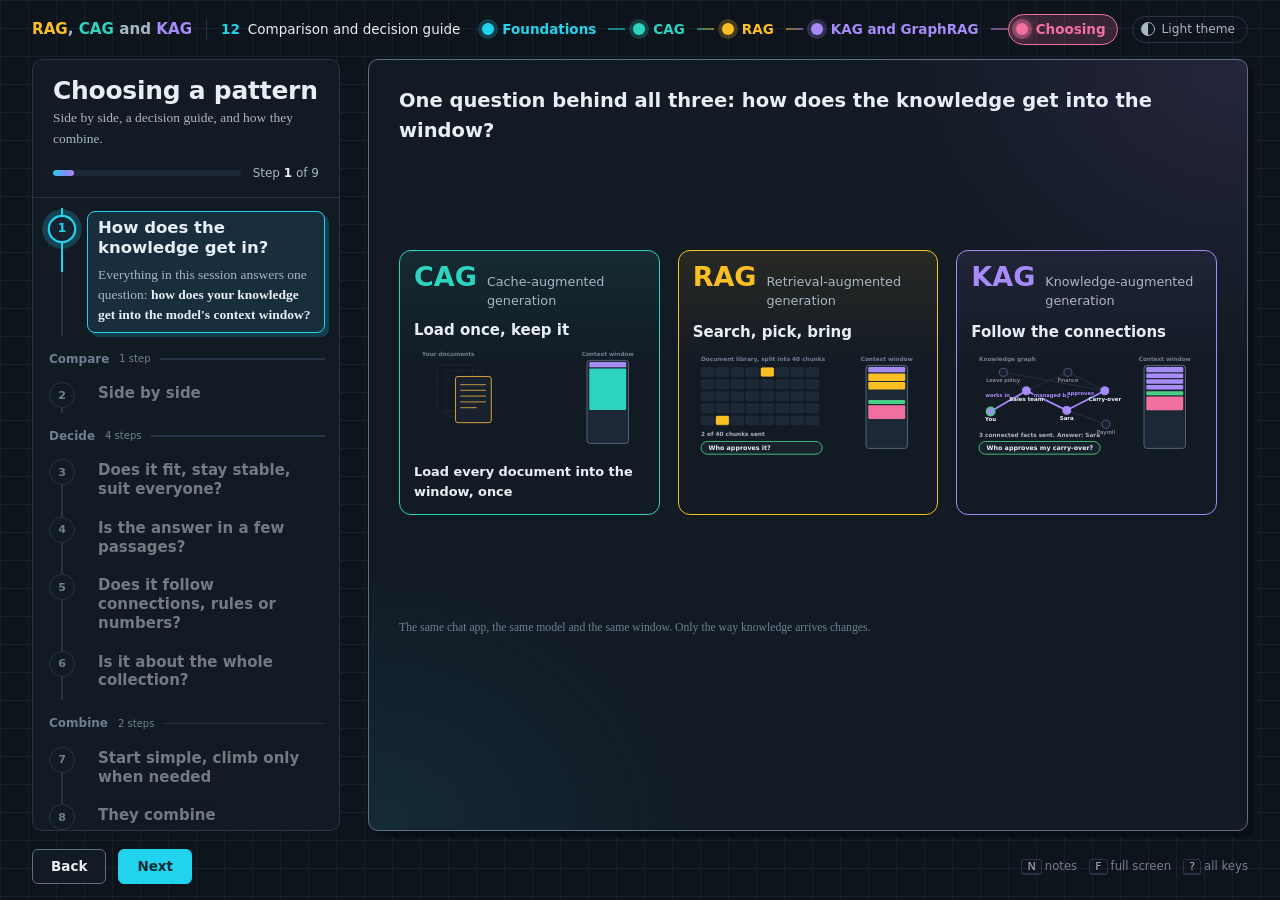
<file: 12-compare.html>
<!doctype html>
<html lang="en">
<head>
<meta charset="utf-8">
<meta name="viewport" content="width=device-width, initial-scale=1">
<title>Choosing a Pattern</title>
<link rel="stylesheet" href="assets/deck.css?v=8">
<style>
  /* =================== scene: client, network, server =================== */
  .scene {
    position: absolute;
    inset: 0;
    padding: 18px 22px 14px;
    display: grid;
    grid-template-columns: minmax(0, .8fr) minmax(110px, .34fr) minmax(0, 1.6fr);
    grid-template-rows: minmax(0, 1fr) auto;
    row-gap: 12px;
  }

  .box {
    min-height: 0;
    display: flex;
    flex-direction: column;
    background: var(--card);
    border: 1.5px solid var(--frame);
    border-radius: 10px;
    overflow: hidden;
  }
  .box-head {
    display: flex;
    align-items: baseline;
    gap: 10px;
    padding: 9px 14px 8px;
    border-bottom: 1.5px solid var(--rule);
    font-family: var(--font-ui);
  }
  .box-head b { font-size: 1.05em; }
  .box-head span { color: var(--ink-2); font-size: .8em; }
  .box.client { --tint: var(--c-history); }
  .box.server { --tint: var(--l3); }
  .box.client, .box.server {
    background: color-mix(in srgb, var(--tint) 5%, var(--card));
    border-color: color-mix(in srgb, var(--tint) 50%, var(--frame));
  }
  .box.client .box-head, .box.server .box-head {
    background: color-mix(in srgb, var(--tint) 13%, transparent);
    border-bottom-color: color-mix(in srgb, var(--tint) 30%, var(--rule));
  }

  /* ---------- client: the chat app ---------- */
  .sys-chip {
    margin: 10px 10px 0;
    padding: 5px 9px;
    border: 1.5px dashed var(--c-system);
    border-radius: 6px;
    font-family: var(--font-ui);
    font-size: .76em;
    color: var(--ink-2);
    display: flex;
    align-items: center;
    gap: 7px;
  }
  .sys-chip b { color: var(--ink); font-weight: 600; white-space: nowrap; }
  .sys-chip .sq { width: 10px; height: 10px; border-radius: 2px; background: var(--c-system); flex: none; }
  .sys-chip.pulse { animation: pulse 1.2s var(--ease) 2; }
  @keyframes pulse { 50% { background: color-mix(in srgb, var(--c-system) 20%, transparent); } }

  .conv-label {
    margin: 9px 10px 0;
    font-family: var(--font-ui);
    font-size: .74em;
    color: var(--ink-2);
    display: flex;
    gap: 7px;
    align-items: center;
  }
  .conv-label::before { content: ""; width: 10px; height: 10px; border-radius: 2px; background: var(--c-history); flex: none; }

  .chat {
    flex: 1;
    min-height: 0;
    overflow: hidden;
    display: flex;
    flex-direction: column;
    justify-content: flex-end;
    gap: 7px;
    margin: 6px 7px 7px;
    padding: 7px 5px;
    border-radius: 8px;
    border: 1.5px solid transparent;
    transition: border-color .4s, background .4s;
  }
  .chat.stored { border-color: var(--c-history); background: color-mix(in srgb, var(--c-history) 7%, transparent); }
  .chat.flash { animation: flash 1.1s var(--ease) 2; }
  @keyframes flash { 50% { background: color-mix(in srgb, var(--c-history) 22%, transparent); } }

  .msg {
    max-width: 90%;
    padding: 6px 10px;
    border-radius: 10px;
    font-size: .8em;
    line-height: 1.4;
    flex: none;
  }
  .msg.user { align-self: flex-end; background: var(--ink); color: var(--card); border-bottom-right-radius: 3px; }
  .msg.bot { align-self: flex-start; background: var(--sheet); border: 1.5px solid var(--rule); border-bottom-left-radius: 3px; }
  .msg.err { border-color: var(--c-danger); color: var(--c-danger); }
  .msg.more {
    align-self: stretch;
    max-width: none;
    text-align: center;
    font-family: var(--font-ui);
    font-size: .74em;
    color: var(--ink-2);
    padding: 4px 0;
    border-top: 1.5px dashed var(--rule);
    border-bottom: 1.5px dashed var(--rule);
    border-radius: 0;
  }
  .msg.file { display: flex; align-items: center; gap: 9px; font-family: var(--font-ui); }
  .msg.file small { display: block; opacity: .75; font-size: .85em; }
  .file-ic {
    width: 18px; height: 23px; flex: none;
    border: 1.5px solid currentColor;
    border-radius: 2px;
    background: linear-gradient(currentColor, currentColor) 3px 6px / 9px 1.5px no-repeat,
                linear-gradient(currentColor, currentColor) 3px 10px / 9px 1.5px no-repeat,
                linear-gradient(currentColor, currentColor) 3px 14px / 6px 1.5px no-repeat;
  }
  .msg[hidden] { display: none; }
  .msg.enter { animation: msgIn .4s var(--ease) both; }
  @keyframes msgIn {
    from { opacity: 0; transform: translateY(10px) scale(.97); }
    to { opacity: 1; transform: none; }
  }

  .input {
    margin: 0 10px 10px;
    display: flex;
    gap: 8px;
    align-items: center;
    border: 1.5px solid var(--rule);
    border-radius: 8px;
    padding: 5px 5px 5px 10px;
    min-height: 38px;
    font-size: .8em;
  }
  .input .txt { flex: 1; min-width: 0; color: var(--ink); white-space: nowrap; overflow: hidden; text-overflow: ellipsis; }
  .input .txt:empty:not(.typing)::before { content: "Ask the helpdesk"; color: var(--ink-3); }
  .input .txt.typing::after {
    content: "";
    display: inline-block;
    width: 2px; height: 1.05em;
    background: var(--ink);
    margin-left: 1px;
    vertical-align: -2px;
    animation: blink .8s steps(1) infinite;
  }
  @keyframes blink { 50% { opacity: 0; } }
  .input .send {
    font-family: var(--font-ui);
    font-weight: 600;
    font-size: .9em;
    background: var(--ink);
    color: var(--card);
    border-radius: 5px;
    padding: 4px 10px;
    transition: transform .15s;
  }
  .input .send.press { transform: scale(.88); }

  /* ---------- network between client and server ---------- */
  .wire { position: relative; }
  .lane {
    position: absolute;
    left: 4px; right: 4px;
    height: 2px;
    background: repeating-linear-gradient(90deg, var(--ink-3) 0 6px, transparent 6px 12px);
  }
  .lane.req { top: 30%; }
  .lane.res { top: 70%; }
  .lane.req::after, .lane.res::after { content: ""; position: absolute; top: -5px; border: 6px solid transparent; }
  .lane.req::after { right: -6px; border-left: 8px solid var(--ink-3); border-right: 0; }
  .lane.res::after { left: -6px; border-right: 8px solid var(--ink-3); border-left: 0; }
  .lane span {
    position: absolute;
    left: 50%;
    transform: translateX(-50%);
    font-family: var(--font-ui);
    font-size: .74em;
    color: var(--ink-3);
    white-space: nowrap;
  }
  .lane.req span { bottom: 8px; }
  .lane.res span { top: 8px; }
  .wire-cap {
    position: absolute;
    left: 0; right: 0; top: 50%;
    transform: translateY(-50%);
    text-align: center;
    font-family: var(--font-ui);
    font-size: .74em;
    color: var(--ink-3);
  }

  .packet {
    position: absolute;
    top: 30%;
    width: 184px;
    transform: translateY(-50%) scale(.9);
    opacity: 0;
    background: var(--card);
    border: 1.5px solid var(--frame);
    border-radius: 8px;
    box-shadow: 4px 4px 0 var(--shadow);
    padding: 7px 10px 6px;
    font-family: var(--font-ui);
    font-size: .74em;
    z-index: 5;
    left: -70px;
    transition: left 1.15s cubic-bezier(.55, .05, .3, 1), opacity .35s, transform .35s var(--ease);
  }
  .packet.on { opacity: 1; transform: translateY(-50%) scale(1); }
  .packet.at-server { left: calc(100% - 110px); }
  .packet.instant { transition: none; }
  .packet .ph { font-weight: 700; margin-bottom: 4px; display: flex; justify-content: space-between; }
  .packet .ph span { color: var(--ink-2); font-weight: 400; }
  .packet .row { display: grid; grid-template-columns: 10px 1fr auto; gap: 7px; align-items: center; padding: 1px 0; }
  .packet .row i { width: 10px; height: 10px; border-radius: 2px; }
  .packet .row b { font-weight: 400; color: var(--ink-2); font-variant-numeric: tabular-nums; }
  .packet .tot {
    margin-top: 4px;
    padding-top: 4px;
    border-top: 1.5px solid var(--rule);
    display: flex;
    justify-content: space-between;
    font-weight: 700;
    font-variant-numeric: tabular-nums;
  }

  .err-packet {
    position: absolute;
    top: 70%;
    left: calc(100% - 110px);
    width: 170px;
    transform: translateY(-50%);
    opacity: 0;
    background: var(--card);
    border: 2px solid var(--c-danger);
    color: var(--c-danger);
    border-radius: 8px;
    padding: 6px 9px;
    font-family: var(--font-ui);
    font-size: .74em;
    font-weight: 600;
    z-index: 5;
    transition: left 1s cubic-bezier(.55, .05, .3, 1), opacity .3s;
  }
  .err-packet.on { opacity: 1; }
  .err-packet.at-client { left: -60px; }
  .err-packet.instant { transition: none; }

  .stream { position: absolute; top: 70%; left: 4px; right: 4px; height: 0; opacity: 0; transition: opacity .3s; }
  .stream.on { opacity: 1; }
  .stream i {
    position: absolute;
    top: -6px;
    width: 12px; height: 12px;
    border-radius: 2px;
    background: var(--c-response);
    animation: flow 1s linear infinite;
  }
  .stream i:nth-child(2) { animation-delay: .25s; }
  .stream i:nth-child(3) { animation-delay: .5s; }
  .stream i:nth-child(4) { animation-delay: .75s; }
  .solo {
    position: absolute;
    top: calc(70% - 6px);
    left: calc(100% - 12px);
    width: 12px; height: 12px;
    border-radius: 2px;
    background: var(--c-response);
    opacity: 0;
    z-index: 4;
  }
  .solo.go { animation: flow 1s linear 1 both; }
  @keyframes flow {
    from { left: calc(100% - 12px); opacity: 0; }
    15% { opacity: 1; }
    85% { opacity: 1; }
    to { left: 0; opacity: 0; }
  }

  /* =================== server: the model =================== */
  .srv {
    flex: 1;
    min-height: 0;
    display: grid;
    grid-template-columns: auto minmax(0, 1fr) minmax(92px, auto);
    grid-template-rows: auto minmax(0, 1fr) minmax(0, .8fr) auto auto;
    grid-template-areas:
      "wl   status status"
      "win  net    out"
      "win  tray   tray"
      "win  cache  cache"
      "wu   meta   meta";
    column-gap: 14px;
    row-gap: 8px;
    padding: 10px 14px 10px;
    font-family: var(--font-ui);
  }
  .area-label { font-weight: 600; font-size: .8em; line-height: 1.2; }
  .area-label small { display: block; font-weight: 400; color: var(--ink-3); }

  /* context window column */
  .wl { grid-area: wl; align-self: end; }
  /* the column keeps 14% of its height free below the window, so an overflow always has room */
  .col {
    grid-area: win;
    position: relative;
    width: clamp(92px, 7.4vw, 140px);
  }
  .cw-box {
    position: absolute;
    left: 0; right: 0; top: 0;
    height: 86%;
    border: 2px solid var(--frame);
    border-radius: 6px;
    background: var(--cell-empty);
    transition: border-color .3s;
  }
  .col.over .cw-box { border-color: var(--c-danger); }
  .wu { grid-area: wu; font-size: .76em; color: var(--ink-2); }
  .wu b { color: var(--ink); font-size: 1.3em; font-variant-numeric: tabular-nums; }
  .wu.over b { color: var(--c-danger); }

  .seg {
    position: absolute;
    left: 3px; right: 3px;
    min-height: 5px;
    border-radius: 3px;
    color: var(--on-color);
    font-size: .66em;
    font-weight: 600;
    line-height: 1.2;
    padding: 3px 5px;
    overflow: hidden;
    white-space: nowrap;
    text-overflow: ellipsis;
    transition:
      height .6s var(--ease) var(--d, 0s),
      opacity .4s var(--ease) var(--d, 0s),
      transform .4s var(--ease) var(--d, 0s);
  }
  .seg.slow { transition: height var(--grow, 1.8s) linear; }
  .seg.leave { opacity: 0; transform: translateX(26px); }
  .seg.system { background: var(--c-system); }
  .seg.history { background: var(--c-history); }
  .seg.docs { background: var(--c-docs); }
  .seg.question { background: var(--c-question); }
  .seg.response { background: var(--c-response); }
  .seg.room {
    background: repeating-linear-gradient(135deg,
      color-mix(in srgb, var(--c-response) 30%, transparent) 0 3px, transparent 3px 6px);
    border: 1.5px dashed var(--c-response);
    color: var(--c-response);
  }
  .seg { z-index: 1; }
  .over-zone {
    position: absolute;
    left: 0; right: 0;
    top: 86%;
    height: 0;
    border: 2px dashed var(--c-danger);
    border-top: 0;
    border-radius: 0 0 6px 6px;
    background: repeating-linear-gradient(135deg,
      color-mix(in srgb, var(--c-danger) 30%, transparent) 0 4px, transparent 4px 8px);
    opacity: 0;
    z-index: 0;
    transition: opacity .4s, height .6s var(--ease);
  }
  .col.over .over-zone { opacity: 1; }

  /* status line */
  .status { grid-area: status; display: flex; align-items: center; gap: 8px; font-weight: 600; font-size: .86em; align-self: end; }
  .status i { width: 10px; height: 10px; border-radius: 50%; background: var(--ink-3); flex: none; }
  .status.reading i { background: var(--ink); animation: beat .7s ease-in-out infinite; }
  .status.writing i { background: var(--c-response); animation: beat .5s ease-in-out infinite; }
  .status.error { color: var(--c-danger); }
  .status.error i { background: var(--c-danger); }
  .status.idle { color: var(--ink-2); font-weight: 400; }
  .status.idle i { background: var(--accent); }
  @keyframes beat { 50% { transform: scale(1.5); opacity: .6; } }

  /* the neural network */
  .net { grid-area: net; position: relative; min-height: 0; }
  .net svg { position: absolute; inset: 0; width: 100%; height: 100%; overflow: visible; }
  /* each layer has its own colour; the reading wave takes it, the writing pass is pink */
  .net .n0, .net .e0, .net .lt0 { --lc: var(--l1); }
  .net .n1, .net .e1, .net .lt1 { --lc: var(--l2); }
  .net .n2, .net .e2, .net .lt2 { --lc: var(--l3); }
  .net .n3, .net .e3, .net .lt3, .net .e4 { --lc: var(--l4); }
  .net .n, .net .e { --wave: var(--lc); }
  .net.writing .n, .net.writing .e { --wave: var(--c-response); }
  .net .e { stroke: color-mix(in srgb, var(--lc) 22%, var(--rule)); stroke-width: 1; transition: stroke .2s, stroke-width .2s; }
  .net .e.hot { stroke: var(--wave); stroke-width: 1.7; }
  .net .n { fill: var(--card); stroke: color-mix(in srgb, var(--lc) 65%, var(--frame)); stroke-width: 1.8; transition: fill .2s, stroke .2s; }
  .net .n.hot { fill: var(--wave); stroke: var(--wave); filter: drop-shadow(0 0 4px color-mix(in srgb, var(--wave) 70%, transparent)); }
  .net .lt { font-family: var(--font-ui); font-size: 11px; font-weight: 700; fill: var(--lc); text-anchor: middle; }
  .net .loop { fill: none; stroke: var(--rule); stroke-width: 1.5; stroke-dasharray: 4 4; transition: stroke .2s; }
  .net .loop.hot { stroke: var(--c-response); animation: dash .5s linear infinite; }
  .net .loop-lab { font-family: var(--font-ui); font-size: 10px; fill: var(--ink-3); text-anchor: middle; }
  @keyframes dash { to { stroke-dashoffset: -16; } }
  .net .ft { opacity: 0; }
  .net.feeding .ft { animation: feed .8s linear infinite; }
  @keyframes feed {
    from { transform: translateX(-6px); opacity: 0; }
    25% { opacity: 1; }
    to { transform: translateX(46px); opacity: 0; }
  }
  .net.busy .n { animation: busy .24s ease-in-out infinite alternate; }
  .net.busy .n:nth-of-type(3n) { animation-delay: .08s; }
  .net.busy .n:nth-of-type(3n+1) { animation-delay: .16s; }
  @keyframes busy { to { fill: var(--c-response); stroke: var(--c-response); } }
  .net-note { position: absolute; left: 0; right: 0; bottom: -2px; text-align: center; font-size: .66em; color: var(--ink-3); }

  /* output */
  .out { grid-area: out; align-self: center; text-align: center; }
  .outbox {
    border: 2px solid var(--rule);
    border-radius: 8px;
    padding: 7px 8px 8px;
    background: var(--card);
    transition: border-color .3s;
  }
  .outbox.live { border-color: var(--c-response); }
  .outbox small { display: block; font-size: .7em; color: var(--ink-2); }
  .outbox b {
    display: block;
    min-height: 1.25em;
    font-size: 1.45em;
    line-height: 1.25;
    color: var(--c-response);
    white-space: pre;
  }
  .outbox b.pop { animation: pop .3s var(--ease); }
  @keyframes pop { from { transform: scale(.6); opacity: 0; } to { transform: none; opacity: 1; } }

  /* working values tray */
  .tray { grid-area: tray; min-height: 0; display: flex; flex-direction: column; gap: 5px; }
  .tray-head { display: flex; align-items: baseline; gap: 10px; font-size: .78em; white-space: nowrap; overflow: hidden; }
  .tray-head b { font-weight: 600; }
  .tray-head span { color: var(--ink-3); }
  .tray-head .same-note { color: var(--ink); display: none; align-items: center; gap: 6px; font-weight: 600; animation: capIn .4s var(--ease) both; }
  .tray.same .tray-head .sub { display: none; }
  .tray-head .same-note::before { content: ""; width: 16px; height: 10px; border: 2px dashed var(--ink); border-radius: 3px; }
  .tray.same .same-note { display: inline-flex; }
  .tray-rows {
    position: relative;
    flex: 1;
    min-height: 0;
    display: grid;
    grid-template-columns: 50px minmax(0, 1fr);
    grid-template-rows: repeat(4, minmax(0, 1fr));
    row-gap: 4px;
    column-gap: 8px;
    border: 1.5px dashed var(--rule);
    border-radius: 6px;
    padding: 6px 8px;
  }
  .tlab { font-size: .66em; font-weight: 700; color: var(--lc); align-self: center; text-align: right; white-space: nowrap; }
  .tlab::before {
    content: "";
    display: inline-block;
    width: 7px; height: 7px;
    border-radius: 50%;
    background: var(--lc);
    margin-right: 5px;
    vertical-align: 1px;
  }
  .tsegs { display: flex; gap: 2px; min-height: 0; border-radius: 3px; transition: box-shadow .2s; }
  .tsegs.read { box-shadow: 0 0 0 2px var(--c-response); }
  .tseg {
    --k: var(--ink-3);
    height: 100%;
    flex: none;
    border-radius: 2px;
    background-color: var(--k);
    background-image: repeating-linear-gradient(90deg, transparent 0 3px, color-mix(in srgb, var(--card) 45%, transparent) 3px 4px);
    transform: scaleX(0);
    transform-origin: left;
    transition: transform .45s var(--ease) var(--d, 0s), width var(--wdur, .5s) linear, opacity .4s;
  }
  .tseg.on { transform: scaleX(1); }
  .tseg.leave { opacity: 0; }
  .tray.instant .tseg { transition: none; }
  .tseg.system { --k: var(--c-system); }
  .tseg.history { --k: var(--c-history); }
  .tseg.question { --k: var(--c-question); }
  .tseg.response { --k: var(--c-response); }
  .same-wrap { grid-area: 1 / 2 / span 4 / 3; position: relative; pointer-events: none; }
  .same-box {
    position: absolute;
    left: -4px; top: -4px; bottom: -4px;
    border: 2px dashed var(--ink);
    border-radius: 5px;
    opacity: 0;
    transition: opacity .5s;
  }
  .tray.same .same-box { opacity: 1; }
  .tray-legend { display: flex; flex-wrap: wrap; gap: 4px 14px; font-size: .72em; color: var(--ink-2); min-height: 1.2em; }
  .tray-legend span { display: inline-flex; align-items: center; gap: 6px; }
  .tray-legend i { width: 9px; height: 9px; border-radius: 2px; }
  .tray-legend b { color: var(--ink); font-weight: 600; font-variant-numeric: tabular-nums; }

  /* counters */
  .meta { grid-area: meta; display: flex; align-items: baseline; gap: 6px 20px; flex-wrap: wrap; font-size: .76em; color: var(--ink-2); }
  .meta b { color: var(--ink); font-size: 1.45em; font-variant-numeric: tabular-nums; margin-left: 4px; }
  .meta .memo { margin-left: auto; }
  .meta .memo strong { color: var(--ink); }
  .memo.flash strong { animation: memoFlash 1.2s var(--ease) 2; }
  @keyframes memoFlash { 50% { color: var(--c-danger); } }

  /* ---------- callout row under the scene ---------- */
  .callout { grid-column: 1 / -1; position: relative; min-height: 60px; }
  .callout > div { position: absolute; inset: 0; display: flex; align-items: center; gap: 18px; }
  .callout .big {
    font-family: var(--font-ui);
    font-weight: 700;
    font-size: clamp(19px, 1.6vw, 29px);
    line-height: 1.15;
  }
  .callout .small { color: var(--ink-2); font-size: .9em; max-width: 60em; }
  .chips { display: flex; flex-wrap: wrap; gap: 4px; }
  .chip {
    font-family: var(--font-ui);
    font-size: .9em;
    padding: 2px 8px 3px;
    border-radius: 4px;
    border: 1.5px solid var(--c-question);
    background: color-mix(in srgb, var(--c-question) 14%, var(--card));
    white-space: pre;
  }
  .chip:nth-child(even) { background: var(--card); }
  .callout .eq { font-family: var(--font-ui); color: var(--ink-2); }
  .callout .eq b { color: var(--ink); }

  /* =================== chart layer (last step) =================== */
  .chart {
    display: grid;
    grid-template-rows: auto minmax(0, 1fr) auto auto;
    gap: 12px;
    font-family: var(--font-ui);
  }
  .chart-head { display: flex; align-items: baseline; justify-content: space-between; gap: 12px 24px; flex-wrap: wrap; }
  .chart-head h2 { margin: 0; font-size: 1.25em; }
  .chart-key { display: flex; gap: 18px; font-size: .82em; color: var(--ink-2); flex-wrap: wrap; }
  .chart-key span { display: inline-flex; align-items: center; gap: 7px; }
  .chart-key i { width: 14px; height: 14px; border-radius: 2px; }
  .hatch {
    background: repeating-linear-gradient(135deg, var(--ink-3) 0 3px, color-mix(in srgb, var(--ink-3) 35%, transparent) 3px 6px);
  }
  .plot { position: relative; min-height: 0; margin-left: 44px; border-left: 1.5px solid var(--frame); border-bottom: 1.5px solid var(--frame); }
  .gridline { position: absolute; left: 0; right: 0; border-top: 1px dashed var(--rule); }
  .gridline span { position: absolute; right: calc(100% + 8px); top: -.65em; font-size: .72em; color: var(--ink-3); font-variant-numeric: tabular-nums; }
  .bars { position: absolute; inset: 0 6px 0 6px; display: flex; align-items: flex-end; gap: 5px; }
  .bar {
    flex: 1;
    height: 100%;
    display: flex;
    flex-direction: column;
    justify-content: flex-end;
    transform: scaleY(0);
    transform-origin: bottom;
    transition: transform .55s var(--ease) calc(var(--i) * 45ms + .15s);
  }
  .chart.is-on .bar { transform: scaleY(1); }
  .bar .new { background: var(--c-question); border-radius: 2px 2px 0 0; }
  .xaxis { margin-left: 50px; margin-right: 6px; display: flex; gap: 5px; font-size: .72em; color: var(--ink-3); }
  .xaxis span { flex: 1; text-align: center; font-variant-numeric: tabular-nums; }
  .totals { display: flex; gap: 16px 40px; align-items: flex-end; flex-wrap: wrap; border-top: 1.5px solid var(--rule); padding-top: 12px; }
  .totals .t b { display: block; font-size: clamp(26px, 2.4vw, 42px); line-height: 1; font-variant-numeric: tabular-nums; }
  .totals .t span { font-size: .82em; color: var(--ink-2); }
  .totals .t.alt b { color: var(--ink-2); }
  .totals .foot { margin-left: auto; font-size: .76em; color: var(--ink-3); max-width: 22em; font-family: var(--font-text); }

  /* =================== page 02: prompt caching =================== */

  /* text served from cache: outlined in the cache colour */
  .seg.hit { box-shadow: inset 0 0 0 2.5px var(--c-cache); }
  .seg.date { background: var(--c-danger); }
  .tseg.date { --k: var(--c-danger); }
  .tseg.docs { --k: var(--c-docs); }
  .tseg.cached { box-shadow: 0 0 0 2px var(--c-cache); }
  .tseg.fromcache { animation: fromCache 1s var(--ease); }
  @keyframes fromCache {
    0% { transform: translateY(30px) scaleX(1); opacity: 0; }
    60% { opacity: 1; }
    100% { transform: none; }
  }

  /* the prompt cache: kept between requests */
  .cache {
    grid-area: cache;
    border: 2px dashed color-mix(in srgb, var(--c-cache) 55%, var(--rule));
    border-radius: 8px;
    padding: 6px 10px 8px;
    display: grid;
    gap: 5px;
    transition: border-color .3s, background .3s;
  }
  .cache.has { border-style: solid; border-color: var(--c-cache); background: color-mix(in srgb, var(--c-cache) 7%, transparent); }
  .cache-head { display: flex; align-items: baseline; gap: 10px; font-size: .78em; white-space: nowrap; overflow: hidden; }
  .cache-head b { color: var(--c-cache); font-weight: 700; }
  .cache-head span { color: var(--ink-2); overflow: hidden; text-overflow: ellipsis; }
  .cache-head .cache-flag, .cache-head .ttl, .cache-head b { flex: none; }
  .cache-head .ttl { margin-left: auto; color: var(--ink); font-weight: 700; font-variant-numeric: tabular-nums; }
  .cache-head .ttl.low { color: var(--c-danger); }
  .cache-bar { display: flex; gap: 2px; height: 16px; }
  .cseg {
    --k: var(--ink-3);
    height: 100%;
    border-radius: 2px;
    background-color: var(--k);
    background-image: repeating-linear-gradient(90deg, transparent 0 3px, color-mix(in srgb, var(--card) 45%, transparent) 3px 4px);
    transform: scaleX(0);
    transform-origin: left;
    transition: transform .6s var(--ease) var(--d, 0s), opacity .5s;
  }
  .cseg.on { transform: scaleX(1); }
  .cseg.instant { transition: none; }
  .cseg.leave { opacity: 0; }
  .cseg.system { --k: var(--c-system); }
  .cseg.docs { --k: var(--c-docs); }
  .cseg.history { --k: var(--c-history); }
  .cseg.question { --k: var(--c-question); }
  .cseg.date { --k: var(--c-danger); }
  .cache.hit { animation: cacheHit 1.1s var(--ease); }
  @keyframes cacheHit { 40% { box-shadow: 0 0 0 6px color-mix(in srgb, var(--c-cache) 35%, transparent); } }
  .cache.miss { animation: cacheMiss .7s var(--ease); border-color: var(--c-danger); }
  @keyframes cacheMiss {
    20% { transform: translateX(-5px); }
    40% { transform: translateX(4px); }
    60% { transform: translateX(-3px); }
    80% { transform: translateX(2px); }
  }
  .cache-flag {
    font-size: .74em;
    font-weight: 700;
    border-radius: 999px;
    padding: 0 8px 1px;
    opacity: 0;
    transition: opacity .3s;
  }
  .cache-flag.on { opacity: 1; }
  .cache-flag.hit { color: var(--on-color); background: var(--c-cache); }
  .cache-flag.miss { color: #fff; background: var(--c-danger); }
  .cache-flag.write { color: var(--c-cache); border: 1.5px solid var(--c-cache); }

  /* billing line */
  .meta .bill b { color: var(--c-cache); }
  .meta .bill small { color: var(--ink-3); margin-left: 4px; }

  /* the cache marker inside a request packet */
  .packet .mk {
    margin: 3px 0;
    border-top: 2px dashed var(--c-cache);
    color: var(--c-cache);
    font-size: .86em;
    font-weight: 700;
    padding-top: 1px;
  }
  .packet .row.d i { background: var(--c-danger); }

  /* the app's stable beginning, in the client */
  .sys-chip .policy { color: var(--c-docs); font-weight: 600; }

  /* clock shown while time passes */
  .clock {
    position: absolute;
    left: 36%; top: 42%;
    transform: translate(-50%, -50%) scale(.9);
    z-index: 6;
    background: var(--card);
    border: 2px solid var(--c-cache);
    border-radius: 12px;
    padding: 10px 18px;
    text-align: center;
    font-family: var(--font-ui);
    opacity: 0;
    pointer-events: none;
    transition: opacity .3s, transform .3s var(--ease);
  }
  .clock.on { opacity: 1; transform: translate(-50%, -50%); }
  .clock b { display: block; font-size: 1.8em; font-variant-numeric: tabular-nums; }
  .clock span { font-size: .8em; color: var(--ink-2); }

  /* =================== explainer layers =================== */
  .explain {
    display: grid;
    grid-template-rows: auto minmax(0, 1fr) auto;
    gap: 18px;
    font-family: var(--font-ui);
  }
  .explain h2 { margin: 0; font-size: 1.3em; }
  .explain .lead { margin: 4px 0 0; font-family: var(--font-text); color: var(--ink-2); max-width: 54em; }
  .explain .foot { font-size: .78em; color: var(--ink-3); font-family: var(--font-text); }

  .reqs { display: grid; gap: 26px; align-content: center; }
  .req { display: grid; grid-template-columns: 9.5em minmax(0, 1fr); gap: 16px; align-items: center; }
  .req-name { font-weight: 700; }
  .req-name small { display: block; font-weight: 400; color: var(--ink-2); font-size: .82em; }
  .rbar { position: relative; display: flex; gap: 2px; height: 48px; }
  .rbar > span {
    height: 100%;
    border-radius: 3px;
    display: flex;
    align-items: center;
    padding: 0 8px;
    font-size: .78em;
    font-weight: 600;
    color: var(--on-color);
    white-space: nowrap;
    overflow: hidden;
  }
  .rbar .system { background: var(--c-system); }
  .rbar .docs { background: var(--c-docs); }
  .rbar .history { background: var(--c-history); }
  .rbar .question { background: var(--c-question); }
  .rbar .date { background: var(--c-danger); color: #fff; }
  .rbar .tools { background: var(--c-tools); }
  .rbar .cachedpart { box-shadow: inset 0 0 0 3px var(--c-cache); }
  .rbar .missed { opacity: .45; }
  .rbar > .marker {
    overflow: visible;
    position: absolute;
    top: -12px; bottom: -12px;
    width: 0;
    border-left: 3px dashed var(--c-cache);
    padding: 0;
  }
  .rbar .marker::after {
    content: "cache marker";
    position: absolute;
    top: -18px; left: -40px;
    width: 80px;
    text-align: center;
    font-size: .72em;
    font-weight: 700;
    color: var(--c-cache);
  }
  .verdict { display: inline-flex; align-items: center; gap: 8px; font-weight: 700; margin-top: 8px; font-size: .9em; }
  .verdict.ok { color: var(--c-cache); }
  .verdict.bad { color: var(--c-danger); }
  .brace { display: flex; gap: 2px; margin-top: 6px; font-size: .76em; color: var(--ink-2); }
  .brace span { border-top: 2px solid currentColor; padding-top: 3px; text-align: center; }
  .brace .c { color: var(--c-cache); }
  .brace .n { color: var(--ink-2); }

  .rule-list { display: flex; flex-wrap: wrap; gap: 8px; align-items: center; font-size: .9em; }
  .rule-list .tk { background: var(--card); border: 1.5px solid var(--rule); border-radius: 6px; padding: 3px 9px; }
  .rule-list .arrow { color: var(--ink-3); }

  /* price table */
  .prices { width: 100%; border-collapse: collapse; font-size: .92em; align-self: center; }
  .prices th, .prices td { text-align: left; padding: 12px 14px; border-bottom: 1.5px solid var(--rule); vertical-align: top; }
  .prices th { font-size: .8em; color: var(--ink-2); font-weight: 600; }
  .prices td:first-child { font-weight: 700; white-space: nowrap; }
  .prices td b { color: var(--c-cache); }
  .prices td small { display: block; color: var(--ink-3); font-family: var(--font-text); margin-top: 2px; }

  /* the 20-question chart reuses page 01's chart styles */
  .bar-c .cachepart { background: color-mix(in srgb, var(--c-cache) 75%, var(--card)); }

  /* =================== pages 08 and 09 =================== */
  .cards5 { display: grid; grid-template-columns: repeat(5, minmax(0, 1fr)); gap: 14px; align-content: center; }
  .pcard { border: 1.5px solid color-mix(in srgb, var(--c-danger) 45%, var(--rule)); border-radius: 10px; background: color-mix(in srgb, var(--c-danger) 5%, var(--sheet)); padding: 14px 14px 16px; display: grid; gap: 6px; align-content: start; }
  .pcard .num-badge { width: 30px; height: 30px; border-radius: 50%; display: grid; place-items: center; background: var(--c-danger); color: #fff; font-weight: 700; }
  .pcard b { font-size: 1.05em; }
  .pcard span { font-family: var(--font-text); color: var(--ink-2); font-size: .9em; }

  .ladder { display: grid; gap: 14px; align-content: center; }
  .lrow { display: grid; grid-template-columns: 11em minmax(0, 1fr); gap: 16px; align-items: center; }
  .lrow .nm { font-weight: 700; font-size: 1.05em; }
  .lrow .nm small { display: block; font-weight: 400; color: var(--ink-2); font-size: .8em; }
  .work { display: flex; flex-wrap: wrap; gap: 6px; align-items: center; font-size: .86em; }
  .work .w { border-radius: 6px; padding: 5px 10px; border: 1.5px solid var(--rule); background: var(--sheet); }
  .work .w.llm { border-color: var(--p-kag); background: color-mix(in srgb, var(--p-kag) 12%, var(--sheet)); font-weight: 700; }
  .work .w.small { border-color: var(--p-rag); }
  .work .w.once { border-color: var(--p-cag); }
  .work .x { color: var(--ink-3); }
  .quote { border-left: 4px solid var(--p-kag); padding: 6px 12px; font-family: var(--font-text); color: var(--ink-2); font-size: .9em; }
  .quote b { font-family: var(--font-ui); color: var(--ink); font-size: .85em; display: block; }
  .quotes { display: grid; grid-template-columns: 1fr 1fr; gap: 12px 22px; }

  .stats { display: flex; gap: 36px; flex-wrap: wrap; align-items: flex-end; align-content: center; }
  .stats .t b { display: block; font-size: clamp(30px, 2.8vw, 50px); line-height: 1; font-variant-numeric: tabular-nums; color: var(--p-kag); }
  .stats .t span { color: var(--ink-2); font-size: .9em; }

  .broken { width: 100%; max-height: 100%; font-family: var(--font-ui); }
  .broken .e { stroke: var(--p-kag); stroke-width: 3; }
  .broken .e.bad { stroke: var(--c-danger); stroke-dasharray: 7 6; }
  .broken .n { fill: var(--card); stroke: var(--p-kag); stroke-width: 3; }
  .broken .n.bad { stroke: var(--c-danger); }
  .broken text { font-size: 13px; font-weight: 700; fill: var(--ink); }
  .broken .el { font-size: 11px; fill: var(--p-kag); }
  .broken .bad-l { font-size: 12px; fill: var(--c-danger); }
  .compound { display: flex; gap: 10px; align-items: center; flex-wrap: wrap; font-weight: 700; font-size: 1.05em; }
  .compound .hop { border: 1.5px solid var(--p-kag); border-radius: 8px; padding: 6px 12px; font-variant-numeric: tabular-nums; }
  .compound .res { border: 2px solid var(--c-danger); color: var(--c-danger); border-radius: 8px; padding: 6px 12px; font-variant-numeric: tabular-nums; }

  .steps-q { display: grid; grid-template-columns: repeat(5, minmax(0, 1fr)); gap: 10px; align-content: center; }
  .steps-q .sq { border: 1.5px solid var(--rule); border-radius: 10px; padding: 12px; background: var(--sheet); display: grid; gap: 4px; }
  .steps-q .sq b { font-size: .95em; }
  .steps-q .sq span { font-family: var(--font-text); color: var(--ink-2); font-size: .84em; }
  .steps-q .sq .calls { font-family: var(--font-ui); font-weight: 700; color: var(--p-kag); font-size: .8em; }

  .fit { width: 100%; border-collapse: collapse; align-self: center; font-size: .95em; }
  .fit th { text-align: left; padding: 10px 14px; font-size: .85em; color: var(--ink-2); border-bottom: 1.5px solid var(--rule); }
  .fit td { padding: 11px 14px; border-bottom: 1.5px solid var(--rule); vertical-align: top; }
  .fit td:first-child { font-weight: 700; white-space: nowrap; }
  .fit .yes { color: var(--p-kag); font-weight: 700; }
  .fit .no { color: var(--c-danger); font-weight: 700; }

  /* page 09 */
  .trio { display: grid; grid-template-columns: repeat(3, minmax(0, 1fr)); gap: 18px; align-content: center; }
  .trio .tc { border: 1.5px solid var(--c); border-radius: 12px; padding: 12px 14px; background: linear-gradient(180deg, color-mix(in srgb, var(--c) 9%, transparent), transparent 45%), var(--sheet); display: grid; gap: 8px; }
  .trio .tc .hd { display: flex; align-items: baseline; gap: 10px; }
  .trio .tc .hd b { font-size: 1.8em; color: var(--c); line-height: 1; }
  .trio .tc .hd span { color: var(--ink-2); font-size: .85em; }
  .trio .tc .tag { font-weight: 700; }
  .trio .tc .st { min-height: 2.4em; font-weight: 600; font-size: .86em; }
  .big-cmp { width: 100%; border-collapse: collapse; font-size: .86em; align-self: center; }
  .big-cmp th, .big-cmp td { text-align: left; padding: 8px 10px; border-bottom: 1.5px solid var(--rule); vertical-align: top; }
  .big-cmp th { font-size: .95em; }
  .big-cmp td:first-child { font-weight: 700; color: var(--ink-2); white-space: nowrap; }
  .big-cmp .c { color: var(--p-cag); } .big-cmp .r { color: var(--p-rag); } .big-cmp .k { color: var(--p-kag); } .big-cmp .g { color: var(--c-history); }

  .flow { width: 100%; max-height: 100%; font-family: var(--font-ui); }
  .flow .qn rect { fill: var(--card); stroke: var(--frame); stroke-width: 2; }
  .flow .qn text { font-size: 14px; font-weight: 700; fill: var(--ink); }
  .flow .qn .sub { font-size: 11.5px; font-weight: 400; fill: var(--ink-2); }
  .flow .out rect { stroke-width: 3; }
  .flow .out text { font-size: 18px; font-weight: 700; }
  .flow .out .sub { font-size: 11.5px; font-weight: 400; fill: var(--ink-2); }
  .flow .ln { stroke: var(--ink-3); stroke-width: 2; fill: none; marker-end: url(#fa); }
  .flow .yes { font-size: 12px; font-weight: 700; fill: var(--c-question); }
  .flow .no { font-size: 12px; font-weight: 700; fill: var(--c-danger); }

  .lad2 { display: grid; grid-template-columns: repeat(4, minmax(0, 1fr)); gap: 0; align-items: end; align-content: center; }
  .lad2 .rung { border: 1.5px solid var(--c); border-radius: 10px 10px 0 0; border-bottom: 0; padding: 12px 14px; background: color-mix(in srgb, var(--c) 9%, var(--sheet)); display: grid; gap: 4px; align-content: start; }
  .lad2 .rung b { color: var(--c); font-size: 1.1em; }
  .lad2 .rung span { font-family: var(--font-text); color: var(--ink-2); font-size: .86em; }
  .lad2 .base { grid-column: 1 / -1; border-top: 3px solid var(--frame); padding-top: 8px; display: flex; justify-content: space-between; font-size: .82em; color: var(--ink-2); }

  .hybrids { display: grid; grid-template-columns: repeat(2, minmax(0, 1fr)); gap: 16px; align-content: center; }
  .hy { border: 1.5px solid var(--rule); border-radius: 10px; padding: 14px 16px; background: var(--sheet); display: grid; gap: 8px; }
  .hy .mix { display: flex; gap: 6px; align-items: center; font-weight: 700; }
  .hy .mix i { font-style: normal; border-radius: 999px; padding: 1px 10px; color: var(--on-color); font-size: .85em; }
  .hy span.d { font-family: var(--font-text); color: var(--ink-2); font-size: .9em; }

  .closing { display: grid; gap: 18px; align-content: center; }
  .closing .line { display: grid; grid-template-columns: 6em minmax(0, 1fr); gap: 16px; align-items: baseline; font-size: 1.25em; }
  .closing .line b { font-size: 1.3em; }
  .closing .line span { font-family: var(--font-text); }
  .closing .end { font-size: 1.6em; font-weight: 700; margin-top: 10px; }
</style>
</head>
<body data-prev="11-graph-limits.html" data-next="index.html" data-topic="12">
<div class="deck">
  <header class="topbar">
    <span class="sec">12</span>
    <span class="name">Comparison and decision guide</span>
    <span class="spacer"></span>
    <a href="index.html">Agenda</a>
  </header>

  <main class="layout tl">
    <aside class="tl-col">
      <div class="tl-head">
        <h1>Choosing a pattern</h1>
        <p class="sub">Side by side, a decision guide, and how they combine.</p>
      </div>
      <ol id="timeline" class="timeline"></ol>
    </aside>

    <section class="stage" aria-label="Animation">

      <!-- 0 and 8: the three patterns, animated -->
      <div class="layer explain" data-show="0,8">
        <div>
          <h2 data-show="0">One question behind all three: how does the knowledge get into the window?</h2>
          <h2 data-show="8" style="position:absolute;top:26px">Start simple. Add the next pattern only when the last one stops working.</h2>
        </div>
        <div class="trio" id="trio"></div>
        <div class="foot" data-show="0">The same chat app, the same model and the same window. Only the way knowledge arrives changes.</div>
        <div class="closing" data-show="8">
          <div class="line"><b style="color:var(--p-cag)">CAG</b><span>Load everything once, keep it cached, ask many times.</span></div>
          <div class="line"><b style="color:var(--p-rag)">RAG</b><span>Search the documents and bring only what each question needs.</span></div>
          <div class="line"><b style="color:var(--p-kag)">KAG</b><span>Store the connections, then follow them or summarise them.</span></div>
        </div>
      </div>

      <!-- 1: side by side -->
      <div class="layer explain" data-show="1">
        <div>
          <h2>Side by side</h2>
        </div>
        <table class="big-cmp">
          <thead><tr><th></th><th class="c">CAG</th><th class="r">RAG</th><th class="k">KAG</th><th class="g">GraphRAG</th></tr></thead>
          <tbody>
            <tr><td>In the window</td><td>All the knowledge, every time, from the cache</td><td>A few retrieved passages</td><td>Facts along a reasoning path, plus linked text</td><td>Community summaries</td></tr>
            <tr><td>Prepared ahead</td><td>Nothing but the cache</td><td>Chunks, embeddings, an index</td><td>An LLM-built graph with schema, alignment and links to text</td><td>An LLM-built graph and community reports</td></tr>
            <tr><td>Cost per question</td><td>Grows with the knowledge; cheap per token when cached</td><td>Small and steady</td><td>Several calls: plan, steps, answer</td><td>Many reports read for big-picture questions</td></tr>
            <tr><td>Size limit</td><td>The context window</td><td>None in practice</td><td>None in practice</td><td>None in practice</td></tr>
            <tr><td>When a document changes</td><td>Reload and re-cache</td><td>Re-embed its chunks</td><td>Re-extract and re-align</td><td>Re-extract and rewrite reports</td></tr>
            <tr><td>Strongest at</td><td>Small, stable, shared knowledge</td><td>Most document Q&amp;A, with citations</td><td>Multi-step facts, rules, numbers</td><td>Themes across a whole collection</td></tr>
            <tr><td>Weakest at</td><td>Big or changing knowledge, per-user access</td><td>Connected facts, whole-collection questions</td><td>Build cost, upkeep, planning errors</td><td>Precise multi-step facts, frequent updates</td></tr>
            <tr><td>Effort to build</td><td>Lowest</td><td>Moderate</td><td>Highest</td><td>High</td></tr>
          </tbody>
        </table>
      </div>

      <!-- 2-5: decision guide -->
      <div class="layer explain" data-show="2-5">
        <div>
          <h2>A decision guide</h2>
          <p class="lead">Ask these in order. Stop at the first yes.</p>
        </div>
        <svg class="flow" viewBox="0 0 900 400" preserveAspectRatio="xMidYMid meet" aria-label="Decision guide: CAG, then RAG, then KAG, then GraphRAG">
          <defs><marker id="fa" viewBox="0 0 10 10" refX="9" refY="5" markerWidth="7" markerHeight="7" orient="auto-start-reverse"><path d="M0 0 L10 5 L0 10 z" fill="var(--ink-3)"/></marker></defs>

          <g data-show="2+">
            <g class="qn"><rect x="10" y="10" width="420" height="78" rx="10"/><text x="26" y="40">Does all the knowledge fit comfortably,</text><text x="26" y="60">change rarely, and suit every user?</text></g>
            <line class="ln" x1="430" y1="49" x2="500" y2="49"/><text class="yes" x="446" y="40">yes</text>
            <g class="out"><rect x="502" y="10" width="160" height="78" rx="10" style="fill:color-mix(in srgb, var(--p-cag) 14%, var(--card));stroke:var(--p-cag)"/><text x="522" y="48" style="fill:var(--p-cag)">CAG</text><text class="sub" x="522" y="70">with prompt caching</text></g>
            <text class="sub" x="680" y="44" style="font-size:12px;fill:var(--ink-2)">Simplest. Try it first.</text>
          </g>
          <g data-show="3+">
            <line class="ln" x1="80" y1="88" x2="80" y2="112"/><text class="no" x="88" y="104">no</text>
            <g class="qn"><rect x="10" y="114" width="420" height="78" rx="10"/><text x="26" y="144">Can the answer be found in</text><text x="26" y="164">a few passages?</text></g>
            <line class="ln" x1="430" y1="153" x2="500" y2="153"/><text class="yes" x="446" y="144">yes</text>
            <g class="out"><rect x="502" y="114" width="160" height="78" rx="10" style="fill:color-mix(in srgb, var(--p-rag) 14%, var(--card));stroke:var(--p-rag)"/><text x="522" y="152" style="fill:var(--p-rag)">RAG</text><text class="sub" x="522" y="174">hybrid search, rerank</text></g>
            <text class="sub" x="680" y="148" style="font-size:12px;fill:var(--ink-2)">The default for most document Q&amp;A.</text>
          </g>
          <g data-show="4+">
            <line class="ln" x1="80" y1="192" x2="80" y2="216"/><text class="no" x="88" y="208">no</text>
            <g class="qn"><rect x="10" y="218" width="420" height="78" rx="10"/><text x="26" y="248">Does the answer follow connections,</text><text x="26" y="268">rules or numbers across sources?</text></g>
            <line class="ln" x1="430" y1="257" x2="500" y2="257"/><text class="yes" x="446" y="248">yes</text>
            <g class="out"><rect x="502" y="218" width="160" height="78" rx="10" style="fill:color-mix(in srgb, var(--p-kag) 14%, var(--card));stroke:var(--p-kag)"/><text x="522" y="256" style="fill:var(--p-kag)">KAG</text><text class="sub" x="522" y="278">or multi-step RAG first</text></g>
            <text class="sub" x="680" y="252" style="font-size:12px;fill:var(--ink-2)">If the knowledge is worth curating.</text>
          </g>
          <g data-show="5+">
            <line class="ln" x1="80" y1="296" x2="80" y2="320"/><text class="no" x="88" y="312">no</text>
            <g class="qn"><rect x="10" y="322" width="420" height="70" rx="10"/><text x="26" y="352">Is it about the whole collection:</text><text x="26" y="372">themes, trends, the big picture?</text></g>
            <line class="ln" x1="430" y1="357" x2="500" y2="357"/><text class="yes" x="446" y="348">yes</text>
            <g class="out"><rect x="502" y="322" width="160" height="70" rx="10" style="fill:color-mix(in srgb, var(--c-history) 14%, var(--card));stroke:var(--c-history)"/><text x="522" y="356" style="fill:var(--c-history)">GraphRAG</text><text class="sub" x="522" y="378">or a lighter variant</text></g>
            <text class="sub" x="680" y="356" style="font-size:12px;fill:var(--ink-2)">Budget for indexing.</text>
          </g>
        </svg>
      </div>

      <!-- 6: start simple -->
      <div class="layer explain" data-show="6">
        <div>
          <h2>Start simple, climb only when needed</h2>
          <p class="lead">Each step up handles more, and costs more to build and run. Measure before you climb.</p>
        </div>
        <div class="lad2">
          <div class="rung" style="--c:var(--p-cag);min-height:110px" data-show="6" data-anim="up"><b>CAG</b><span>Knowledge in the prompt, cached.</span></div>
          <div class="rung" style="--c:var(--p-rag);min-height:170px;--delay:.1s" data-show="6" data-anim="up"><b>RAG</b><span>An index and a search step.</span></div>
          <div class="rung" style="--c:color-mix(in srgb, var(--p-rag) 50%, var(--p-kag));min-height:230px;--delay:.2s" data-show="6" data-anim="up"><b>Better RAG</b><span>Hybrid search, reranking, metadata filters, multi-step search.</span></div>
          <div class="rung" style="--c:var(--p-kag);min-height:290px;--delay:.3s" data-show="6" data-anim="up"><b>Graph</b><span>KAG or GraphRAG, where the questions need it.</span></div>
          <div class="base"><span>less to build</span><span>more to build and run</span></div>
        </div>
      </div>

      <!-- 7: they combine -->
      <div class="layer explain" data-show="7">
        <div>
          <h2>They combine</h2>
          <p class="lead">Real systems rarely use just one pattern.</p>
        </div>
        <div class="hybrids">
          <div class="hy" data-show="7" data-anim="up"><div class="mix"><i style="background:var(--p-cag)">CAG</i>+<i style="background:var(--p-rag)">RAG</i></div><span class="d">Cache the core knowledge everyone needs, and retrieve the long tail. The CAG paper's authors suggest exactly this hybrid.</span></div>
          <div class="hy" data-show="7" data-anim="up" style="--delay:.1s"><div class="mix"><i style="background:var(--c-cache)">Caching</i>+ any pattern</div><span class="d">Put the system prompt, tools and stable instructions first and cache them, whatever comes after.</span></div>
          <div class="hy" data-show="7" data-anim="up" style="--delay:.2s"><div class="mix"><i style="background:var(--p-rag)">RAG</i>+<i style="background:var(--p-kag)">Graph</i></div><span class="d">KAG already mixes graph lookups with text retrieval. Or send only relationship questions to a graph.</span></div>
          <div class="hy" data-show="7" data-anim="up" style="--delay:.3s"><div class="mix"><i style="background:var(--c-response)">Router</i></div><span class="d">Classify each question first, then send it to the cheapest pattern that can answer it.</span></div>
        </div>
      </div>

    </section>
  </main>
</div>

<script src="assets/session.js?v=7"></script>
<script src="assets/deck.js?v=6"></script>
<script src="assets/patterns.js?v=2"></script>
<script>
(function () {
  // the three pattern animations, looping, as on the opening slide
  const P = [
    { p: "cag", c: "var(--p-cag)", full: "Cache-augmented generation", tag: "Load once, keep it" },
    { p: "rag", c: "var(--p-rag)", full: "Retrieval-augmented generation", tag: "Search, pick, bring" },
    { p: "kag", c: "var(--p-kag)", full: "Knowledge-augmented generation", tag: "Follow the connections" },
  ];
  const trio = document.getElementById("trio");
  const scenes = {}, status = {}, timers = {};
  P.forEach((x) => {
    const el = document.createElement("div");
    el.className = "tc";
    el.style.setProperty("--c", x.c);
    el.innerHTML = `<div class="hd"><b>${x.p.toUpperCase()}</b><span>${x.full}</span></div><div class="tag">${x.tag}</div><div class="sc"></div><div class="st"></div>`;
    const sc = PatternScenes.create(x.p);
    el.querySelector(".sc").appendChild(sc.svg);
    trio.appendChild(el);
    scenes[x.p] = sc;
    status[x.p] = el.querySelector(".st");
    sc.final();
  });
  let running = false;
  function loop(k) {
    if (!running) return;
    scenes[k].play({ onStatus: (t) => (status[k].textContent = t), onDone: () => (timers[k] = setTimeout(() => loop(k), 1800)) });
  }
  function start() {
    if (running) return;
    running = true;
    P.forEach((x, i) => (timers[x.p] = setTimeout(() => loop(x.p), 300 + i * 1100)));
  }
  function stop() {
    running = false;
    P.forEach((x) => { clearTimeout(timers[x.p]); scenes[x.p].stop(); scenes[x.p].final(); status[x.p].textContent = ""; });
  }

  Deck.init({
    render(step) { if (step === 0 || step === 8) start(); else stop(); },
    groupColors: { "Compare": "var(--c-cache)", "Decide": "var(--c-question)", "Combine": "var(--c-response)", "Close": "var(--accent)" },
    steps: [
      {
        title: "How does the knowledge get in?",
        body: `<p>Everything in this session answers one question: <strong>how does your knowledge get into the model's context window?</strong></p>`,
        notes: `<ul><li>Let the three animations run while you recap: CAG loads everything, RAG fetches a few passages, KAG follows connections.</li></ul>`,
      },
      {
        group: "Compare",
        title: "Side by side",
        body: `<p>What goes in the window, what's prepared ahead, cost per question, size limits, updates, strengths, weaknesses and build effort.</p>`,
        notes: `<ul><li>Don't read the table. Pick two rows: "in the window" and "weakest at", and let people read the rest.</li></ul>`,
      },
      {
        group: "Decide",
        title: "Does it fit, stay stable, suit everyone?",
        body: `<p>If the knowledge fits comfortably, rarely changes and is the same for every user: <strong>CAG with prompt caching</strong>. It's the simplest thing that works.</p>`,
        notes: `<ul><li>Many internal assistants never need to go further than this.</li></ul>`,
      },
      {
        group: "Decide",
        title: "Is the answer in a few passages?",
        body: `<p>If not CAG, and answers live in a few passages: <strong>RAG</strong>, with hybrid search and reranking.</p>`,
        notes: `<ul><li>The default for most document Q&amp;A.</li></ul>`,
      },
      {
        group: "Decide",
        title: "Does it follow connections, rules or numbers?",
        body: `<p>If answers chain facts together, apply rules or count and compare: a <strong>graph with reasoning</strong>, like KAG. Try multi-step RAG first if the need is occasional.</p>`,
        notes: `<ul><li>Worth it when the knowledge is valuable enough to curate a schema for.</li></ul>`,
      },
      {
        group: "Decide",
        title: "Is it about the whole collection?",
        body: `<p>Themes, trends and the big picture across thousands of documents: <strong>GraphRAG</strong>, or a lighter variant to keep indexing cost down.</p>`,
        notes: `<ul><li>LazyGraphRAG is Microsoft's lower-cost variant; indexing at about 0.1% of full GraphRAG, by their figures.</li></ul>`,
      },
      {
        group: "Combine",
        title: "Start simple, climb only when needed",
        body: `<p>CAG, then RAG, then better RAG, then a graph. Each step handles more and costs more. <strong>Measure before you climb.</strong></p>`,
        notes: `<ul><li>Build a small set of real questions with known answers early. It tells you when a step up is actually needed.</li></ul>`,
      },
      {
        group: "Combine",
        title: "They combine",
        body: `<p>Cache the core and retrieve the rest, cache the stable prompt in every pattern, mix graph and text retrieval, and route questions to the cheapest pattern that can answer.</p>`,
        notes: `<ul><li>CAG paper, conclusion: preload a base context and retrieve only for edge cases.</li></ul>`,
      },
      {
        group: "Close",
        title: "Start simple",
        body: `<p>Load everything when it fits. Fetch what matters when it doesn't. Store the connections when the questions need them.</p>
               <p><strong>Questions?</strong></p>`,
        notes: `<ul><li>Leave the three animations running while you take questions. Press I to go back to the agenda.</li></ul>`,
      },
    ],
  });
})();
</script>
</body>
</html>
</file>
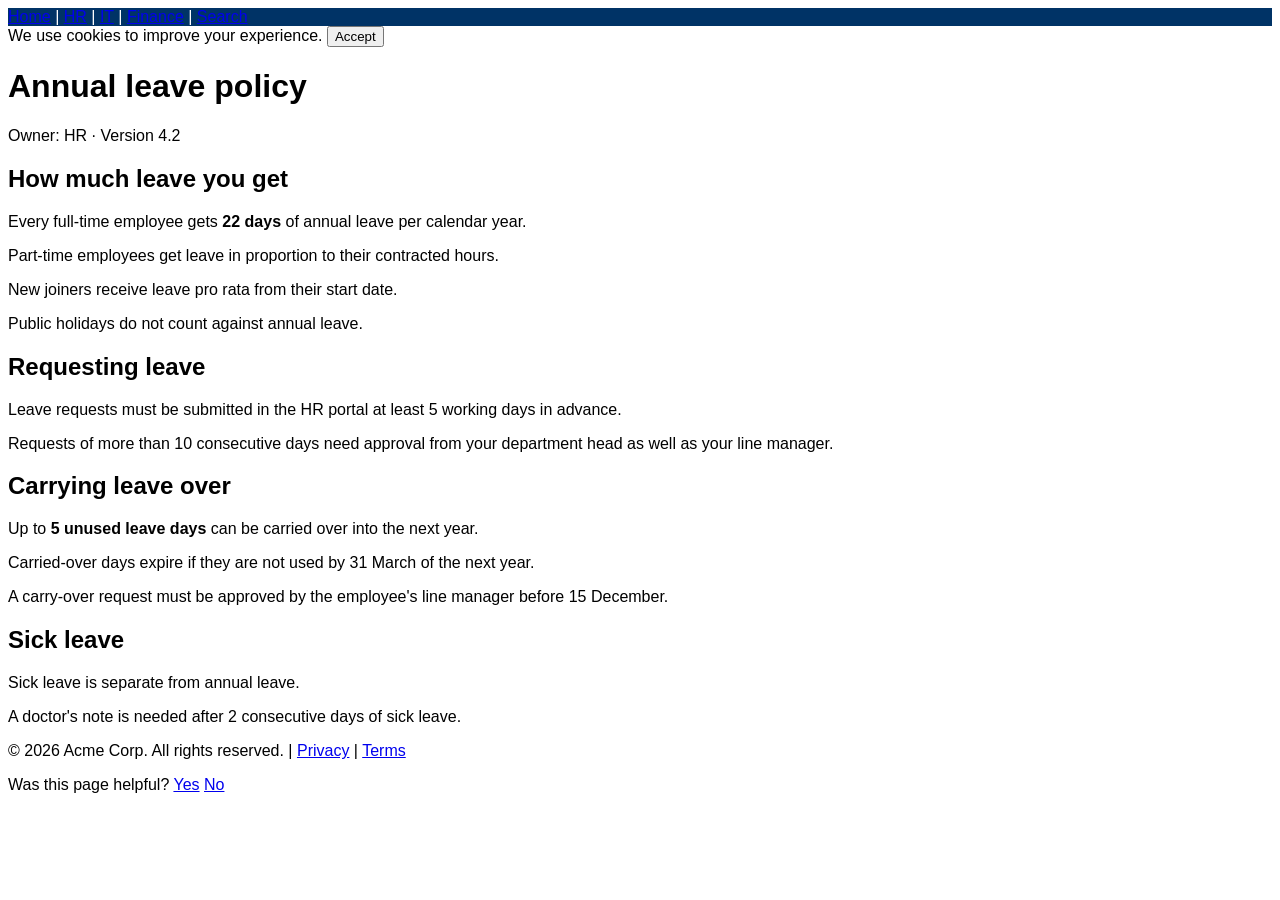
<file: demos/data/leave-policy.html>
<!DOCTYPE html>
<html lang="en">
<head>
  <meta charset="utf-8">
  <title>Leave Policy | Acme Intranet</title>
  <style>body{font-family:Arial} .nav{background:#003366;color:#fff}</style>
  <script>window.dataLayer=window.dataLayer||[];function gtag(){dataLayer.push(arguments);}gtag('js',new Date());</script>
</head>
<body>
  <nav class="nav">
    <a href="/">Home</a> | <a href="/hr">HR</a> | <a href="/it">IT</a> | <a href="/finance">Finance</a> | <a href="/search">Search</a>
  </nav>
  <div class="cookie-banner">We use cookies to improve your experience. <button>Accept</button></div>

  <main>
    <h1>Annual&nbsp;leave policy</h1>
    <p class="meta">Owner: HR &middot; Version 4.2</p>

    <h2>How much leave you get</h2>
    <p>Every full-time employee gets <b>22 days</b> of annual leave per calendar year.</p>
    <p>Part-time employees get leave in proportion to their contracted hours.</p>
    <p>New joiners receive leave pro rata from their start date.</p>
    <p>Public holidays do not count against annual leave.</p>

    <h2>Requesting leave</h2>
    <p>Leave requests must be submitted in the HR portal at least 5 working days in advance.</p>
    <p>Requests of more than 10 consecutive days need approval from your department head as well as your line manager.</p>

    <h2>Carrying leave over</h2>
    <p>Up to <b>5 unused leave days</b> can be carried over into the next year.</p>
    <p>Carried-over days expire if they are not used by 31&nbsp;March of the next year.</p>
    <p>A carry-over request must be approved by the employee&#39;s line manager before 15 December.</p>

    <h2>Sick leave</h2>
    <p>Sick leave is separate from annual leave.</p>
    <p>A doctor&#39;s note is needed after 2 consecutive days of sick leave.</p>
  </main>

  <footer>
    <p>&copy; 2026 Acme Corp. All rights reserved. | <a href="/privacy">Privacy</a> | <a href="/terms">Terms</a></p>
    <p>Was this page helpful? <a href="#">Yes</a> <a href="#">No</a></p>
  </footer>
</body>
</html>
</file>
<file: assets/deck.css>
/* ==========================================================================
   RAG, CAG and KAG: shared deck styles
   Direction: engineering graph paper. Tokens are squares drawn on it.
   Dark ("night drafting") is the default; light ("paper") is one key away.
   The only strong colours are the token kinds, and each kind keeps its
   colour on every page.
   ========================================================================== */

:root {
  /* night drafting (default) */
  --paper: #0e141c;
  --paper-grid: #17212c;
  --sheet: #121a24;
  --card: #18222f;
  --ink: #e8eef5;
  --ink-2: #a9b6c4;
  --ink-3: #6f7f91;
  --rule: #273445;
  --frame: #5d6f84;
  --rule-strong: #5d6f84;
  --cell-empty: #1c2836;
  --on-color: #0b1118;
  --shadow: #0a0f15;
  --focus: #7fb0ff;

  --c-system: #a68cf2;
  --c-tools: #93a3b6;
  --c-docs: #f3b23c;
  --c-history: #5aa8ff;
  --c-question: #48cf85;
  --c-response: #f2709f;
  --c-summary: #c7b2f5;
  --c-cache: #34d1bf;
  --c-danger: #ff6b5e;

  /* accent for the deck's own controls */
  --accent: #22d3ee;
  --on-accent: #062a33;

  /* one colour per network layer: cyan -> blue -> indigo -> violet */
  --l1: #22d3ee;
  --l2: #60a5fa;
  --l3: #818cf8;
  --l4: #c084fc;

  /* reserved for the three patterns (pages 04 onwards) */
  --p-cag: #2dd4bf;
  --p-rag: #fbbf24;
  --p-kag: #a78bfa;

  --font-ui: "Bahnschrift", "DIN Alternate", "DIN 2014", "Barlow", "Segoe UI", system-ui, sans-serif;
  --font-text: "Sitka Text", "Iowan Old Style", "Charter", "Georgia", serif;

  --ease: cubic-bezier(.2, .7, .2, 1);
  --t: .55s;

  color-scheme: dark;
}

:root[data-theme="light"] {
  --paper: #e9eef2;
  --paper-grid: #d5dde4;
  --sheet: #f6f8fa;
  --card: #ffffff;
  --ink: #1c2530;
  --ink-2: #5b6776;
  --ink-3: #8b96a3;
  --rule: #c9d2da;
  --frame: #1c2530;
  --rule-strong: #1c2530;
  --cell-empty: #e4eaef;
  --on-color: #ffffff;
  --shadow: #d5dde4;
  --focus: #2c6fd6;

  --c-system: #6d4bc3;
  --c-tools: #6b7a8c;
  --c-docs: #d48a06;
  --c-history: #2c7bd6;
  --c-question: #1e9e5a;
  --c-response: #d2457e;
  --c-summary: #a487e0;
  --c-cache: #0e9c8e;
  --c-danger: #d63a2f;

  --accent: #0e8fb0;
  --on-accent: #ffffff;

  --l1: #0891b2;
  --l2: #2563eb;
  --l3: #4f46e5;
  --l4: #9333ea;

  --p-cag: #0d9488;
  --p-rag: #d97706;
  --p-kag: #7c3aed;

  color-scheme: light;
}

* { box-sizing: border-box; }

html, body { height: 100%; margin: 0; }

body {
  background-color: var(--paper);
  background-image:
    linear-gradient(var(--paper-grid) 1px, transparent 1px),
    linear-gradient(90deg, var(--paper-grid) 1px, transparent 1px);
  background-size: 28px 28px;
  color: var(--ink);
  font-family: var(--font-text);
  font-size: clamp(15px, 1.08vw, 20px);
  line-height: 1.55;
  -webkit-font-smoothing: antialiased;
  overflow: hidden;
  transition: background-color .3s, color .3s;
}

a { color: inherit; }

:focus-visible {
  outline: 2px solid var(--focus);
  outline-offset: 2px;
}

.num { font-family: var(--font-ui); font-variant-numeric: tabular-nums; }

/* ---------- page frame ---------- */

.deck {
  height: 100vh;
  display: grid;
  grid-template-rows: auto 1fr auto;
}

.topbar {
  display: flex;
  align-items: center;
  gap: 14px;
  padding: 14px 32px 0;
  font-family: var(--font-ui);
  color: var(--ink-2);
  font-size: .9em;
}
.topbar .sec {
  font-variant-numeric: tabular-nums;
  font-weight: 700;
  color: var(--accent);
}
.topbar .name { color: var(--ink); }
.topbar .spacer { flex: 1; }
.topbar a { text-decoration: none; color: var(--ink-2); }
.topbar a:hover { color: var(--ink); text-decoration: underline; text-underline-offset: 3px; }

.theme-btn {
  font: inherit;
  font-size: .9em;
  color: var(--ink-2);
  background: transparent;
  border: 1.5px solid var(--rule);
  border-radius: 999px;
  padding: 3px 12px 3px 8px;
  display: inline-flex;
  align-items: center;
  gap: 7px;
  cursor: pointer;
  transition: color .2s, border-color .2s;
}
.theme-btn:hover { color: var(--ink); border-color: var(--frame); }
.theme-btn i {
  width: 14px; height: 14px;
  border-radius: 50%;
  border: 1.5px solid currentColor;
  background: linear-gradient(90deg, currentColor 50%, transparent 50%);
}

.layout {
  min-height: 0;
  display: grid;
  grid-template-columns: minmax(0, 1.8fr) minmax(300px, 1fr);
  gap: 28px;
  padding: 14px 32px 8px;
}

.stage {
  position: relative;
  min-height: 0;
  background:
    radial-gradient(ellipse 60% 55% at 100% 0%, color-mix(in srgb, var(--l4) 11%, transparent), transparent 70%),
    radial-gradient(ellipse 55% 50% at 0% 100%, color-mix(in srgb, var(--accent) 9%, transparent), transparent 70%),
    var(--sheet);
  border: 1.5px solid var(--rule-strong);
  border-radius: 10px;
  box-shadow: 6px 6px 0 var(--shadow);
  overflow: hidden;
}

.side {
  min-height: 0;
  display: flex;
  flex-direction: column;
  gap: 22px;
  overflow: auto;
  padding: 4px 4px 4px 0;
}

/* ---------- caption (pages without a timeline) ---------- */

.caption h1 {
  font-family: var(--font-ui);
  font-weight: 700;
  font-stretch: 90%;
  font-size: clamp(28px, 2.5vw, 46px);
  line-height: 1.08;
  letter-spacing: -.01em;
  margin: 0 0 16px;
  text-wrap: balance;
}
.caption .body { color: var(--ink-2); max-width: 34em; }
.caption .body p { margin: 0 0 .75em; }
.caption .body strong { color: var(--ink); font-weight: 600; }
.caption.swap { animation: capIn .45s var(--ease) both; }
@keyframes capIn {
  from { opacity: 0; transform: translateY(8px); }
  to { opacity: 1; transform: none; }
}

/* key sentence: an accent highlighter stroke under the text */
.mark {
  background-image: linear-gradient(transparent 64%, color-mix(in srgb, var(--accent) 38%, transparent) 64%, color-mix(in srgb, var(--accent) 38%, transparent) 92%, transparent 92%);
  box-decoration-break: clone;
  -webkit-box-decoration-break: clone;
  padding: 0 .1em;
}

/* inline token-kind label: a coloured square, like the cells */
.tk {
  font-family: var(--font-ui);
  font-weight: 600;
  color: var(--ink);
  white-space: nowrap;
}
.tk::before {
  content: "";
  display: inline-block;
  width: .68em; height: .68em;
  margin-right: .35em;
  border-radius: 2px;
  background: var(--k, var(--ink));
  vertical-align: .02em;
}
.tk.system { --k: var(--c-system); }
.tk.tools { --k: var(--c-tools); }
.tk.docs { --k: var(--c-docs); }
.tk.history { --k: var(--c-history); }
.tk.question { --k: var(--c-question); }
.tk.response { --k: var(--c-response); }
.tk.summary { --k: var(--c-summary); }
.tk.cache { --k: var(--c-cache); }

/* ---------- timeline pane ----------
   <main class="layout tl">
     <aside class="tl-col">
       <h1>..</h1><p class="sub">..</p>
       <ol id="timeline" class="timeline"></ol>
     </aside>
     <section class="stage">..</section>
   </main>
   deck.js adds the progress bar and fills the list.
   ------------------------------------------------------------------------- */

.layout.tl { grid-template-columns: minmax(300px, .35fr) minmax(0, 1fr); }

.tl-col {
  min-height: 0;
  display: flex;
  flex-direction: column;
  background: var(--sheet);
  border: 1.5px solid var(--rule);
  border-radius: 10px;
  overflow: hidden;
}
.tl-head {
  padding: 18px 20px 14px;
  border-bottom: 1.5px solid var(--rule);
}
.tl-col h1 {
  font-family: var(--font-ui);
  font-weight: 700;
  font-stretch: 90%;
  font-size: clamp(24px, 1.95vw, 36px);
  line-height: 1.05;
  letter-spacing: -.01em;
  margin: 0 0 4px;
  text-wrap: balance;
}
.tl-col .sub { margin: 0; color: var(--ink-2); font-size: .9em; }

.tl-progress {
  margin-top: 14px;
  display: flex;
  align-items: center;
  gap: 12px;
  font-family: var(--font-ui);
  font-size: .8em;
  color: var(--ink-2);
}
.tl-progress .tl-bar {
  flex: 1;
  height: 6px;
  border-radius: 3px;
  background: var(--cell-empty);
  overflow: hidden;
}
.tl-progress .tl-bar span {
  display: block;
  height: 100%;
  width: 0;
  background: linear-gradient(90deg, var(--l1), var(--l2), var(--l3), var(--l4));
  border-radius: 3px;
  transition: width .5s var(--ease);
}
.tl-progress b { color: var(--ink); font-variant-numeric: tabular-nums; }

.timeline {
  list-style: none;
  margin: 0;
  padding: 10px 14px 24px 16px;
  overflow: auto;
  flex: 1;
  min-height: 0;
  scrollbar-width: thin;
  scrollbar-color: var(--rule) transparent;
}

.tl-group {
  display: flex;
  align-items: center;
  gap: 10px;
  font-family: var(--font-ui);
  font-size: .8em;
  font-weight: 600;
  color: var(--ink-3);
  padding: 14px 0 6px;
  transition: color .3s;
}
.tl-group::after {
  content: "";
  flex: 1;
  height: 1.5px;
  background: var(--rule);
}
.tl-group small { font-weight: 400; color: var(--ink-3); }
.tl-group.reached { color: var(--g, var(--ink)); }
.tl-group.reached::after { background: color-mix(in srgb, var(--g, var(--rule)) 45%, var(--rule)); }
.tl-group:first-child { padding-top: 4px; }

.tl-item {
  position: relative;
  display: grid;
  grid-template-columns: 26px 1fr;
  gap: 12px;
  padding: 3px 0;
  cursor: pointer;
  border-radius: 8px;
}

/* the line that joins the dots */
.tl-item::before {
  content: "";
  position: absolute;
  left: 12px;
  top: 0;
  bottom: 0;
  width: 2px;
  background: var(--rule);
}
.tl-item.done::before,
.tl-item.cur::before { background: linear-gradient(var(--g, var(--accent)) 50%, var(--rule) 50%); }
.tl-item.done::before { background: var(--g, var(--accent)); }
.tl-group + .tl-item::before { top: 12px; }
.tl-item:last-child::before { bottom: auto; height: 14px; }

.tl-dot {
  align-self: start;
  margin-top: 5px;
  width: 26px; height: 26px;
  border-radius: 50%;
  border: 1.5px solid var(--rule);
  background: var(--sheet);
  display: grid;
  place-items: center;
  font-size: .74em;
  font-weight: 700;
  color: var(--ink-3);
  position: relative;
  z-index: 1;
  transition: background .3s, color .3s, border-color .3s, box-shadow .3s, transform .3s var(--ease);
}
.tl-item.done .tl-dot { background: var(--g, var(--accent)); border-color: var(--g, var(--accent)); color: var(--on-color); }
.tl-item.cur .tl-dot {
  background: var(--card);
  border: 2.5px solid var(--accent);
  color: var(--accent);
  transform: scale(1.1);
  box-shadow: 0 0 0 5px color-mix(in srgb, var(--accent) 22%, transparent);
}

.tl-text {
  padding: 6px 10px 6px 10px;
  border: 1.5px solid transparent;
  border-radius: 8px;
  transition: background .3s, border-color .3s, box-shadow .3s, opacity .3s;
  opacity: .45;
}
.tl-item:hover .tl-text { opacity: .8; }
.tl-item.done .tl-text { opacity: .85; }
.tl-item.cur .tl-text {
  opacity: 1;
  background: color-mix(in srgb, var(--accent) 7%, var(--card));
  border-color: var(--accent);
  box-shadow: 4px 4px 0 color-mix(in srgb, var(--accent) 25%, var(--shadow));
}

.tl-title {
  font-family: var(--font-ui);
  font-weight: 600;
  font-size: 1em;
  line-height: 1.25;
  display: flex;
  align-items: baseline;
  flex-wrap: wrap;
  gap: 4px 8px;
}
.tl-item.cur .tl-title { font-weight: 700; font-size: 1.1em; }
.tl-item.done .tl-title { color: var(--ink-2); }

.tl-tag {
  display: inline-flex;
  align-items: center;
  gap: 5px;
  font-size: .72em;
  font-weight: 600;
  color: var(--c-cache);
  border: 1.5px solid color-mix(in srgb, var(--c-cache) 55%, transparent);
  border-radius: 999px;
  padding: 0 8px 1px 6px;
  white-space: nowrap;
}
.tl-tag::before {
  /* a small magnifying glass */
  content: "";
  width: 7px; height: 7px;
  border: 1.5px solid currentColor;
  border-radius: 50%;
  box-shadow: 3px 3px 0 -1.5px currentColor;
}

.tl-desc {
  display: grid;
  grid-template-rows: 0fr;
  transition: grid-template-rows .45s var(--ease), margin .45s var(--ease);
  color: var(--ink-2);
  font-size: .9em;
  line-height: 1.5;
}
.tl-desc > div { overflow: hidden; }
.tl-item.cur .tl-desc { grid-template-rows: 1fr; margin-top: 6px; }
.tl-desc p { margin: 0 0 .5em; }
.tl-desc p:last-child { margin-bottom: 0; }
.tl-desc strong { color: var(--ink); font-weight: 600; }

/* ---------- footer controls ---------- */

.controls {
  display: flex;
  align-items: center;
  gap: 12px;
  padding: 10px 32px 16px;
  font-family: var(--font-ui);
}
.controls button {
  font: inherit;
  font-size: .9em;
  font-weight: 600;
  color: var(--ink);
  background: var(--sheet);
  border: 1.5px solid var(--frame);
  border-radius: 6px;
  padding: 6px 18px;
  cursor: pointer;
  transition: background .15s, color .15s, opacity .15s;
}
.controls button:hover:not(:disabled) { background: var(--ink); color: var(--sheet); }
.controls button[data-act="next"] { background: var(--accent); border-color: var(--accent); color: var(--on-accent); }
.controls button[data-act="next"]:hover:not(:disabled) { background: color-mix(in srgb, var(--accent) 80%, var(--ink)); color: var(--on-accent); }
.controls button:disabled { opacity: .3; cursor: default; }
.controls .spacer { flex: 1; }

.progress { flex: 1; display: flex; gap: 4px; align-items: center; }
.progress i {
  flex: 1;
  height: 10px;
  border: 1.5px solid var(--rule);
  border-radius: 2px;
  cursor: pointer;
  transition: background .25s, border-color .25s;
}
.progress i.done { background: var(--rule); }
.progress i.cur { background: var(--ink); border-color: var(--ink); }

.step-count {
  font-variant-numeric: tabular-nums;
  font-size: .85em;
  color: var(--ink-2);
  min-width: 4em;
}
.hint { font-size: .78em; color: var(--ink-3); white-space: nowrap; display: flex; gap: 12px; }
.hint kbd {
  font-family: var(--font-ui);
  font-size: .95em;
  border: 1px solid var(--rule);
  border-bottom-width: 2px;
  border-radius: 3px;
  padding: 0 5px;
  margin-right: 3px;
  color: var(--ink-2);
}

/* ---------- speaker notes ---------- */

.notes {
  position: fixed;
  left: 32px; right: 32px; bottom: 70px;
  max-height: 40vh;
  overflow: auto;
  background: var(--card);
  border: 1.5px solid var(--frame);
  border-radius: 10px;
  box-shadow: 6px 6px 0 var(--shadow);
  padding: 16px 22px;
  font-size: .92em;
  color: var(--ink);
  transform: translateY(16px);
  opacity: 0;
  pointer-events: none;
  transition: opacity .2s, transform .25s var(--ease);
  z-index: 50;
}
.notes.open { opacity: 1; transform: none; pointer-events: auto; }
.notes .notes-head { font-family: var(--font-ui); font-weight: 700; margin-bottom: 6px; }
.notes ul { margin: 0; padding-left: 1.2em; }
.notes li { margin-bottom: .35em; }

/* ---------- help overlay ---------- */

.help {
  position: fixed; inset: 0;
  display: grid; place-items: center;
  background: color-mix(in srgb, var(--paper) 70%, transparent);
  z-index: 60;
  opacity: 0; pointer-events: none;
  transition: opacity .15s;
}
.help.open { opacity: 1; pointer-events: auto; }
.help .card {
  background: var(--card);
  border: 1.5px solid var(--frame);
  border-radius: 10px;
  box-shadow: 6px 6px 0 var(--shadow);
  padding: 20px 28px;
  min-width: 340px;
  font-family: var(--font-ui);
}
.help h2 { margin: 0 0 10px; font-size: 1.1em; }
.help table { border-collapse: collapse; width: 100%; }
.help td { padding: 4px 0; color: var(--ink-2); }
.help td:first-child { padding-right: 28px; white-space: nowrap; color: var(--ink); }

/* ---------- step-driven visibility ----------
   data-show="3"      only on step 3 (steps are 0-based)
   data-show="3-6"    steps 3 to 6
   data-show="3+"     step 3 onwards
   data-show="0,4+"   combinations
   data-anim="up|scale|left"   (default: fade)
   style="--delay:.3s"         stagger
   ------------------------------------------------------------------------- */

[data-show] {
  opacity: 0;
  visibility: hidden;
  transition:
    opacity var(--t) var(--ease),
    transform var(--t) var(--ease),
    visibility 0s linear var(--t);
}
[data-show][data-anim="up"] { transform: translateY(14px); }
[data-show][data-anim="scale"] { transform: scale(.94); }
[data-show][data-anim="left"] { transform: translateX(-14px); }
[data-show].is-on {
  opacity: 1;
  visibility: visible;
  transform: none;
  transition:
    opacity var(--t) var(--ease) var(--delay, 0s),
    transform var(--t) var(--ease) var(--delay, 0s),
    visibility 0s;
}

.layer {
  position: absolute;
  inset: 0;
  padding: 26px 30px;
}

/* ---------- reduced motion ---------- */

@media (prefers-reduced-motion: reduce) {
  :root { --t: .01s; }
  *, *::before, *::after {
    animation-duration: .01s !important;
    transition-duration: .01s !important;
    transition-delay: 0s !important;
  }
}

/* ---------- small screens ---------- */

@media (max-width: 980px) {
  body { overflow: auto; }
  .deck { height: auto; min-height: 100vh; }
  .layout, .layout.tl { grid-template-columns: 1fr; padding: 14px 16px; gap: 20px; }
  .timeline { max-height: 40vh; }
  .stage { min-height: 72vh; }
  .topbar, .controls { padding-left: 16px; padding-right: 16px; }
  .hint { display: none; }
}

/* ---------- pattern scenes (assets/patterns.js) ---------- */

.ps { display: block; width: 100%; height: auto; overflow: visible; font-family: var(--font-ui); }
.ps-cag { --pc: var(--p-cag); }
.ps-rag { --pc: var(--p-rag); }
.ps-kag { --pc: var(--p-kag); }
.ps-lab { font-size: 10px; font-weight: 600; fill: var(--ink-3); }
.ps-side { font-size: 9.5px; font-weight: 600; fill: var(--pc); opacity: 0; transition: opacity .4s; }
.ps-side.on { opacity: 1; }
.ps-count { font-size: 10px; font-weight: 600; fill: var(--ink-2); }
.ps-win { fill: var(--cell-empty); stroke: var(--frame); stroke-width: 1.5; }

.ps-seg {
  transform-box: fill-box;
  transform-origin: top;
  transform: scaleY(0);
  opacity: 0;
  transition: transform .6s var(--ease), opacity .3s;
}
.ps-seg.on { transform: none; opacity: 1; }
.ps-seg.sys { fill: var(--c-system); }
.ps-seg.q { fill: var(--c-question); }
.ps-seg.p { fill: var(--pc); }
.ps-seg.a { fill: var(--c-response); transition: transform 1.1s linear, opacity .3s; }
.ps-pulse { animation: psPulse .9s ease-in-out 2; }
@keyframes psPulse { 50% { opacity: .5; } }

.ps-kept { fill: none; stroke: var(--pc); stroke-width: 2; stroke-dasharray: 4 3; opacity: 0; transition: opacity .4s; }
.ps-kept.on { opacity: 1; }

.ps-chip { opacity: 0; transform: translateX(-12px); transition: opacity .35s, transform .35s var(--ease); }
.ps-chip.on { opacity: 1; transform: none; }
.ps-chip rect { fill: var(--card); stroke: var(--c-question); stroke-width: 1.5; }
.ps-chip text { font-size: 11px; font-weight: 600; fill: var(--ink); }

/* CAG: documents */
.ps-doc { transform-box: fill-box; transform-origin: center; transition: transform .8s cubic-bezier(.5, 0, .3, 1), opacity .8s; }
.ps-doc.gone { opacity: 0; }
.ps-ghost { fill: none; stroke: var(--rule); stroke-width: 1.5; stroke-dasharray: 3 3; }
.ps-doc.instant { transition: none; }
.ps-doc rect { fill: var(--card); stroke: var(--c-docs); stroke-width: 1.5; }
.ps-doc line { stroke: color-mix(in srgb, var(--c-docs) 60%, var(--rule)); stroke-width: 2; stroke-linecap: round; }

/* RAG: library and search */
.ps-chunk { fill: var(--cell-empty); stroke: var(--rule); stroke-width: 1; transition: fill .3s, stroke .3s; }
.ps-chunk.hit { fill: var(--pc); stroke: var(--pc); }
.ps-lens { opacity: 0; transition: transform .26s var(--ease), opacity .3s; }
.ps-lens.on { opacity: 1; }
.ps-lens circle { fill: color-mix(in srgb, var(--pc) 18%, transparent); stroke: var(--pc); stroke-width: 2.5; }
.ps-lens line { stroke: var(--pc); stroke-width: 3.5; stroke-linecap: round; }
.ps-fly { fill: var(--pc); transition: transform .75s cubic-bezier(.5, 0, .3, 1); }

/* KAG: graph */
.ps-edge { stroke: var(--rule); stroke-width: 1.5; transition: stroke .3s, stroke-width .3s; }
.ps-edge.lit { stroke: var(--pc); stroke-width: 3; }
.ps-elab { font-size: 9px; font-weight: 700; fill: var(--pc); opacity: 0; transition: opacity .3s; paint-order: stroke; stroke: var(--sheet); stroke-width: 3px; }
.ps-elab.on { opacity: 1; }
.ps-node circle { fill: var(--card); stroke: color-mix(in srgb, var(--pc) 45%, var(--rule)); stroke-width: 1.5; transition: fill .3s, stroke .3s; }
.ps-node text { font-size: 9.5px; fill: var(--ink-2); transition: fill .3s; }
.ps-node.hit circle { fill: var(--pc); stroke: var(--pc); }
.ps-node.hit text { fill: var(--ink); font-weight: 700; }
.ps-node.start circle { stroke: var(--c-question); stroke-width: 3; }

@media (prefers-reduced-motion: reduce) {
  .ps *, .ps { transition: none !important; animation: none !important; }
}

/* ---------- session timeline in the top bar (assets/session.js) ---------- */

.topbar { position: relative; z-index: 30; }
.brand-sm {
  font-weight: 700;
  font-stretch: 88%;
  font-size: 1.12em;
  white-space: nowrap;
  text-decoration: none;
  color: var(--ink);
}
.brand-sm .c { color: var(--p-cag); }
.brand-sm .r { color: var(--p-rag); }
.brand-sm .k { color: var(--p-kag); }
.topbar .here-name { display: inline-flex; align-items: baseline; gap: 8px; padding-left: 14px; border-left: 1.5px solid var(--rule); white-space: nowrap; }

.timeline-nav { flex: 1; min-width: 0; font-family: var(--font-ui); }
.tn { list-style: none; margin: 0; padding: 0; display: flex; align-items: center; }
.tn > .link {
  flex: 1;
  min-width: 14px;
  height: 2px;
  background: linear-gradient(90deg, var(--from), var(--to));
  opacity: .55;
}
.tn-act { position: relative; --c: var(--accent); }
.tn-btn {
  font: inherit;
  color: var(--ink);
  background: transparent;
  border: 1.5px solid transparent;
  border-radius: 999px;
  padding: 4px 11px 4px 7px;
  display: inline-flex;
  align-items: center;
  gap: 8px;
  cursor: pointer;
  white-space: nowrap;
  transition: background .2s, border-color .2s;
}
.tn-btn i {
  width: 12px; height: 12px;
  border-radius: 50%;
  background: var(--c);
  box-shadow: 0 0 0 4px color-mix(in srgb, var(--c) 22%, transparent);
  flex: none;
}
.tn-btn b { font-weight: 700; color: var(--c); }
.tn-btn small { color: var(--ink-3); font-size: .8em; font-variant-numeric: tabular-nums; }
.tn-act:hover .tn-btn,
.tn-act.open .tn-btn,
.tn-btn:focus-visible { background: color-mix(in srgb, var(--c) 12%, transparent); border-color: color-mix(in srgb, var(--c) 55%, transparent); }
/* the part of the session this page belongs to */
.tn-act.here .tn-btn { background: color-mix(in srgb, var(--c) 18%, transparent); border-color: var(--c); }
.tn-act.here .tn-btn i { box-shadow: 0 0 0 4px color-mix(in srgb, var(--c) 35%, transparent), 0 0 12px var(--c); }

.tn .menu {
  position: absolute;
  top: calc(100% + 12px);
  left: 50%;
  width: 440px;
  transform: translate(-50%, 6px);
  opacity: 0;
  pointer-events: none;
  background: var(--card);
  border: 1.5px solid var(--c);
  border-radius: 10px;
  box-shadow: 6px 6px 0 color-mix(in srgb, var(--c) 22%, var(--shadow));
  padding: 12px 12px 10px;
  font-size: 1rem;
  z-index: 40;
  transition: opacity .18s, transform .22s var(--ease);
}
.tn .menu::before { content: ""; position: absolute; left: 0; right: 0; top: -14px; height: 14px; }
.tn-act:hover .menu,
.tn-act:focus-within .menu,
.tn-act.open .menu { opacity: 1; pointer-events: auto; transform: translate(-50%, 0); }
.tn-act.edge-left .menu { left: 0; transform: translate(0, 6px); }
.tn-act.edge-left:hover .menu, .tn-act.edge-left:focus-within .menu, .tn-act.edge-left.open .menu { transform: none; }
.tn-act.edge-right .menu { left: auto; right: 0; transform: translate(0, 6px); }
.tn-act.edge-right:hover .menu, .tn-act.edge-right:focus-within .menu, .tn-act.edge-right.open .menu { transform: none; }

.tn .menu-q { font-family: var(--font-text); font-size: .9em; color: var(--ink-2); margin: 0 4px 8px; }
.tn .menu ol { list-style: none; margin: 0; padding: 0; display: grid; gap: 4px; }
.tn .topic {
  display: grid;
  grid-template-columns: 2em minmax(0, 1fr) auto;
  gap: 10px;
  align-items: baseline;
  padding: 8px 8px 9px;
  border-radius: 7px;
  color: var(--ink);
  text-decoration: none;
  font-family: var(--font-ui);
}
.tn .topic .n { font-weight: 700; color: var(--c); font-variant-numeric: tabular-nums; }
.tn .topic .t { font-weight: 600; }
.tn .topic .d { display: block; font-family: var(--font-text); font-weight: 400; font-size: .82em; color: var(--ink-2); line-height: 1.4; margin-top: 1px; }
.tn .topic .state { font-size: .72em; color: var(--ink-3); white-space: nowrap; }
.tn .topic.todo .t { color: var(--ink-2); }
.tn a.topic:hover, .tn a.topic:focus-visible { background: color-mix(in srgb, var(--c) 12%, transparent); }
.tn a.topic .state { color: var(--on-accent); background: var(--c); border-radius: 999px; padding: 1px 9px 2px; font-weight: 600; }
.tn .topic.current { background: color-mix(in srgb, var(--c) 14%, transparent); box-shadow: inset 3px 0 0 var(--c); }
.tn .topic.current .state { color: var(--c); font-weight: 700; }
.tn .bridge {
  display: inline-block;
  margin-top: 5px;
  font-size: .74em;
  font-weight: 600;
  color: var(--b);
  border: 1.5px solid color-mix(in srgb, var(--b) 60%, transparent);
  border-radius: 999px;
  padding: 0 9px 1px;
}

@media (max-width: 1400px) {
  .tn-btn small { display: none; }
}
@media (max-width: 1100px) {
  .topbar, .bar { flex-wrap: wrap; }
  .timeline-nav { order: 3; flex-basis: 100%; overflow-x: auto; }
  .tn .menu { position: fixed; top: auto; left: 16px !important; right: 16px !important; width: auto; transform: none !important; }
}
</file>
<file: assets/flow.css>
/* ==========================================================================
   RAG, CAG and KAG: pieces shared by the RAG pages (05 and 06)
   The embedding model and its vectors have their own colour, --c-embed,
   so the audience recognises them on both pages.
   ========================================================================== */

:root {
  --c-embed: #b5e655;
  --c-doc2: color-mix(in srgb, var(--c-docs) 70%, var(--c-danger));
  --c-doc3: color-mix(in srgb, var(--c-docs) 70%, #ffffff);
}
:root[data-theme="light"] {
  --c-embed: #5c8a00;
  --c-doc3: color-mix(in srgb, var(--c-docs) 65%, #6b5a00);
}

/* a chip travelling between boxes */
.flyer {
  position: absolute;
  z-index: 20;
  transform: translate(-50%, -50%) scale(.85);
  opacity: 0;
  pointer-events: none;
  max-width: 240px;
  padding: 4px 10px;
  border-radius: 7px;
  background: var(--card);
  border: 2px solid var(--fc, var(--c-docs));
  box-shadow: 0 6px 18px rgba(0, 0, 0, .35);
  font-family: var(--font-ui);
  font-size: .76em;
  font-weight: 700;
  white-space: nowrap;
  overflow: hidden;
  text-overflow: ellipsis;
  transition-property: left, top, opacity, transform;
  transition-timing-function: cubic-bezier(.55, .05, .3, 1), cubic-bezier(.55, .05, .3, 1), ease, ease;
}
.flyer.on { opacity: 1; transform: translate(-50%, -50%) scale(1); }
.flyer.land { opacity: 0; transform: translate(-50%, -50%) scale(.6); transition-duration: .22s !important; }
.flyer.doc { --fc: var(--c-docs); }
.flyer.emb { --fc: var(--c-embed); }
.flyer.q { --fc: var(--c-question); }
.flyer.sys { --fc: var(--c-system); }
.flyer .vg { height: 16px; }

/* a vector: a row of bars */
.vg { display: inline-flex; align-items: flex-end; gap: 2px; height: 18px; vertical-align: middle; }
.vg i { width: 4px; height: calc(var(--v) * 100%); border-radius: 1px; background: var(--c-embed); }

/* the embedding model */
.emodel {
  display: grid;
  grid-template-columns: auto minmax(0, 1fr);
  align-items: center;
  column-gap: 10px;
  padding: 8px 10px;
  border: 2px solid var(--c-embed);
  border-radius: 9px;
  background: color-mix(in srgb, var(--c-embed) 9%, var(--card));
  font-family: var(--font-ui);
  transition: box-shadow .3s;
}
.emodel b { display: block; font-size: .95em; }
.emodel small { display: block; color: var(--ink-2); font-size: .8em; }
.eglyph { width: 40px; height: 35px; }
.eglyph line { stroke: color-mix(in srgb, var(--c-embed) 45%, var(--rule)); stroke-width: 1; }
.eglyph circle { fill: var(--card); stroke: var(--c-embed); stroke-width: 2; }
.emodel.busy { box-shadow: 0 0 0 5px color-mix(in srgb, var(--c-embed) 25%, transparent); }
.emodel.busy .eglyph circle { animation: eglow .5s ease-in-out infinite alternate; animation-delay: calc(var(--i) * .05s); }
@keyframes eglow { to { fill: var(--c-embed); } }

/* the meaning map inside the vector database */
.map { display: block; width: 100%; height: 100%; font-family: var(--font-ui); }
.map .mlab { font-size: 9.5px; font-weight: 700; fill: var(--ink-2); }
.map .dot { transform-box: fill-box; transform-origin: center; transition: r .3s, stroke-width .3s, opacity .3s; }
.map .dots.is-on .dot { animation: dotIn .4s var(--ease) both; animation-delay: var(--d); }
@keyframes dotIn { from { transform: scale(0); opacity: 0; } }
.map .dot.hit { stroke: var(--ink); stroke-width: 2; r: 5.5; }
.map .dim .dot:not(.hit) { opacity: .45; }

@media (prefers-reduced-motion: reduce) {
  .flyer { display: none; }
}

/* a jump to a step (not stepping into it): show everything at once */
.nodelay [data-show] { transition-delay: 0s !important; }
</file>
<file: assets/flowline.css>
/* ==========================================================================
   RAG, CAG and KAG: stage-by-stage flow diagrams (pages 08 and 09)
   A pipeline diagram grows one stage per step. The current stage plays its
   animation in the big output panel below; on the next step the panel hides,
   the stage keeps a small output tag, and the output moves along the arrow.
   See assets/flowline.js.
   ========================================================================== */

.fl-board { position: absolute; inset: 0; padding: 12px 20px 12px; display: grid; grid-template-rows: auto auto minmax(0, 1fr); row-gap: 10px; font-family: var(--font-ui); }
.fl-top { display: flex; align-items: center; gap: 14px; font-size: .8em; color: var(--ink-2); }
.fl-top .phase { font-weight: 700; padding: 3px 12px; border-radius: 999px; border: 1.5px solid var(--ph, var(--p-kag)); color: var(--ph, var(--p-kag)); }
.fl-top .spacer { flex: 1; }

/* ---------- the diagram ---------- */
.fl-diags { position: relative; height: clamp(124px, 19vh, 168px); }
.fdiag { position: absolute; inset: 0; display: grid; align-items: center; column-gap: 34px; row-gap: 8px; transition: opacity .6s var(--ease), transform .7s var(--ease); }
.fdiag.off { opacity: 0; transform: scale(.85); pointer-events: none; }
.fdiag.folded { opacity: 0; transform: translateX(-38%) scale(.35); pointer-events: none; }
.fl-links { position: absolute; inset: 0; width: 100%; height: 100%; overflow: visible; pointer-events: none; }
.fl-link { fill: none; stroke: var(--frame); stroke-width: 2.2; stroke-dasharray: 1; stroke-dashoffset: 1; transition: stroke-dashoffset .7s var(--ease), stroke .3s; }
.fl-link.on { stroke-dashoffset: 0; }
.fl-link.hot { stroke: var(--lc, var(--accent)); stroke-width: 3; }
.fl-head { fill: var(--frame); opacity: 0; transition: opacity .3s .5s, fill .3s; }
.fl-head.on { opacity: 1; }
.fl-head.hot { fill: var(--lc, var(--accent)); }

.fnode {
  --nc: var(--p-kag);
  position: relative; z-index: 1;
  display: grid; grid-template-columns: 34px minmax(0, 1fr); column-gap: 8px; align-items: center;
  padding: 7px 10px 13px;
  min-width: 0;
  border: 1.5px solid color-mix(in srgb, var(--nc) 45%, var(--rule));
  border-radius: 11px;
  background: color-mix(in srgb, var(--nc) 6%, var(--card));
  opacity: 0; transform: translateY(8px) scale(.94);
  transition: opacity .45s var(--ease), transform .45s var(--ease), border-color .3s, box-shadow .3s, background .3s;
}
.fnode.on { opacity: 1; transform: none; }
.fnode.cur { border-color: var(--nc); background: color-mix(in srgb, var(--nc) 13%, var(--card)); box-shadow: 0 0 0 4px color-mix(in srgb, var(--nc) 22%, transparent); }
.fnode .fi { width: 34px; height: 34px; border-radius: 9px; display: grid; place-items: center; background: color-mix(in srgb, var(--nc) 16%, var(--card)); border: 1.5px solid color-mix(in srgb, var(--nc) 60%, var(--rule)); }
.fnode .fi svg { width: 22px; height: 22px; fill: none; stroke: var(--nc); stroke-width: 2; stroke-linecap: round; stroke-linejoin: round; }
.fnode.work .fi { animation: flWork .7s ease-in-out infinite alternate; }
@keyframes flWork { to { background: color-mix(in srgb, var(--nc) 45%, var(--card)); transform: scale(1.08); } }
.fnode b { display: block; font-size: .86em; line-height: 1.15; }
.fnode small { display: block; font-size: .68em; color: var(--ink-3); white-space: nowrap; overflow: hidden; text-overflow: ellipsis; }
/* the small output tag each finished stage keeps */
.fnode .out {
  position: absolute; left: 50%; bottom: -10px;
  transform: translateX(-50%) scale(.6);
  padding: 1px 8px; border-radius: 999px;
  font-size: .66em; font-weight: 700; white-space: nowrap;
  color: var(--on-color); background: var(--nc);
  opacity: 0; transition: opacity .3s, transform .35s var(--ease);
}
.fnode .out.on { opacity: 1; transform: translateX(-50%); }
.fnode.summary { border-style: dashed; border-width: 2px; }

/* ---------- the big output panel ---------- */
.fpanel { position: relative; min-height: 0; border: 1.5px solid var(--rule); border-radius: 14px; background: var(--sheet); overflow: hidden; }
.fstage { position: absolute; inset: 0; display: grid; grid-template-rows: auto minmax(0, 1fr); }
.fstage:not(.is-on) { display: none; }
.fs-head { display: flex; align-items: baseline; gap: 12px; padding: 10px 16px; border-bottom: 1.5px solid var(--rule); background: color-mix(in srgb, var(--sc, var(--p-kag)) 8%, transparent); }
.fs-head .tag { font-size: .76em; font-weight: 700; color: var(--sc, var(--p-kag)); border: 1.5px solid var(--sc, var(--p-kag)); border-radius: 999px; padding: 1px 9px; white-space: nowrap; }
.fs-head h2 { margin: 0; font-size: 1.12em; }
.fs-head p { margin: 0 0 0 auto; color: var(--ink-2); font-family: var(--font-text); font-size: .86em; text-align: right; max-width: 36em; }
.fs-body { min-height: 0; padding: 14px 16px; display: grid; gap: 14px; font-size: .84em; overflow: hidden; }

/* items that appear at set moments while the stage plays (see FlowLine.play) */
[data-s] { opacity: 0; transform: translateY(6px); transition: opacity .45s var(--ease), transform .45s var(--ease); }
[data-s].on { opacity: 1; transform: none; }

/* building blocks shared by the stages */
.card { border: 1.5px solid var(--rule); border-radius: 10px; background: var(--card); padding: 9px 11px; display: flex; flex-direction: column; gap: 6px; min-width: 0; }
.card > h3 { margin: 0; font-size: .92em; display: flex; align-items: center; gap: 8px; }
.card > h3 small { font-weight: 400; color: var(--ink-3); font-size: .86em; }
.lab { font-size: .82em; color: var(--ink-3); font-weight: 700; }
.chip { display: inline-flex; align-items: center; gap: 5px; border-radius: 999px; padding: 1px 9px; font-weight: 700; font-size: .9em; border: 1.5px solid var(--cc, var(--rule)); background: color-mix(in srgb, var(--cc, var(--rule)) 12%, var(--card)); white-space: nowrap; }
.chips { display: flex; flex-wrap: wrap; gap: 5px; }
.note { color: var(--ink-2); font-family: var(--font-text); line-height: 1.4; }
.nollm { border: 1.5px dashed var(--rule); border-radius: 8px; padding: 6px 10px; color: var(--ink-2); font-family: var(--font-text); }
.nollm b { font-family: var(--font-ui); color: var(--ink); }

/* an LLM call: sent, the model at work, returned */
.xchg { display: grid; grid-template-columns: minmax(0, 1fr) 96px minmax(0, 1fr); gap: 12px; align-items: center; }
.xchg .side { display: flex; flex-direction: column; gap: 5px; min-width: 0; }
.sent, .back { border-radius: 9px; padding: 7px 10px; font-family: var(--font-text); line-height: 1.4; }
.sent { border: 1.5px solid var(--rule); background: var(--card); }
.back { border: 1.5px solid var(--l3); background: color-mix(in srgb, var(--l3) 10%, var(--card)); }
.sent b, .back b { font-family: var(--font-ui); }
.sent b::after, .back b::after { content: " "; }
.llm { display: grid; justify-items: center; gap: 4px; font-weight: 700; font-size: .86em; color: var(--l3); }
.llm svg { width: 64px; height: 64px; }
.llm svg .bx { fill: color-mix(in srgb, var(--l3) 14%, var(--card)); stroke: var(--l3); stroke-width: 2; }
.llm svg .ln { stroke: color-mix(in srgb, var(--l3) 55%, transparent); stroke-width: 1.2; }
.llm svg .nd { fill: var(--card); stroke: var(--l3); stroke-width: 1.8; }
.llm.busy svg .nd { animation: flGlow .45s ease-in-out infinite alternate; animation-delay: calc(var(--i, 0) * .07s); }
@keyframes flGlow { to { fill: var(--l3); } }
.llm .arrow { color: var(--ink-3); font-size: 1.3em; line-height: 1; }

/* facts: subject, relation, object */
.fact { display: grid; grid-template-columns: minmax(0, 1fr) auto minmax(0, 1fr); gap: 8px; align-items: center; padding: 4px 9px; border: 1.5px solid var(--rule); border-radius: 8px; background: var(--card); }
.fact span { white-space: nowrap; overflow: hidden; text-overflow: ellipsis; }
.fact .rel { color: var(--p-kag); font-weight: 700; }
.fact .rel::after { content: " →"; }
.ty { display: inline-block; font-size: .8em; font-weight: 700; border-radius: 4px; padding: 0 5px; color: var(--on-color); background: var(--tc); vertical-align: 1px; margin-left: 3px; }

.nodelay [data-s] { transition-delay: 0s !important; }
@media (prefers-reduced-motion: reduce) { .fnode, [data-s] { transition-duration: .01s !important; } }
</file>
